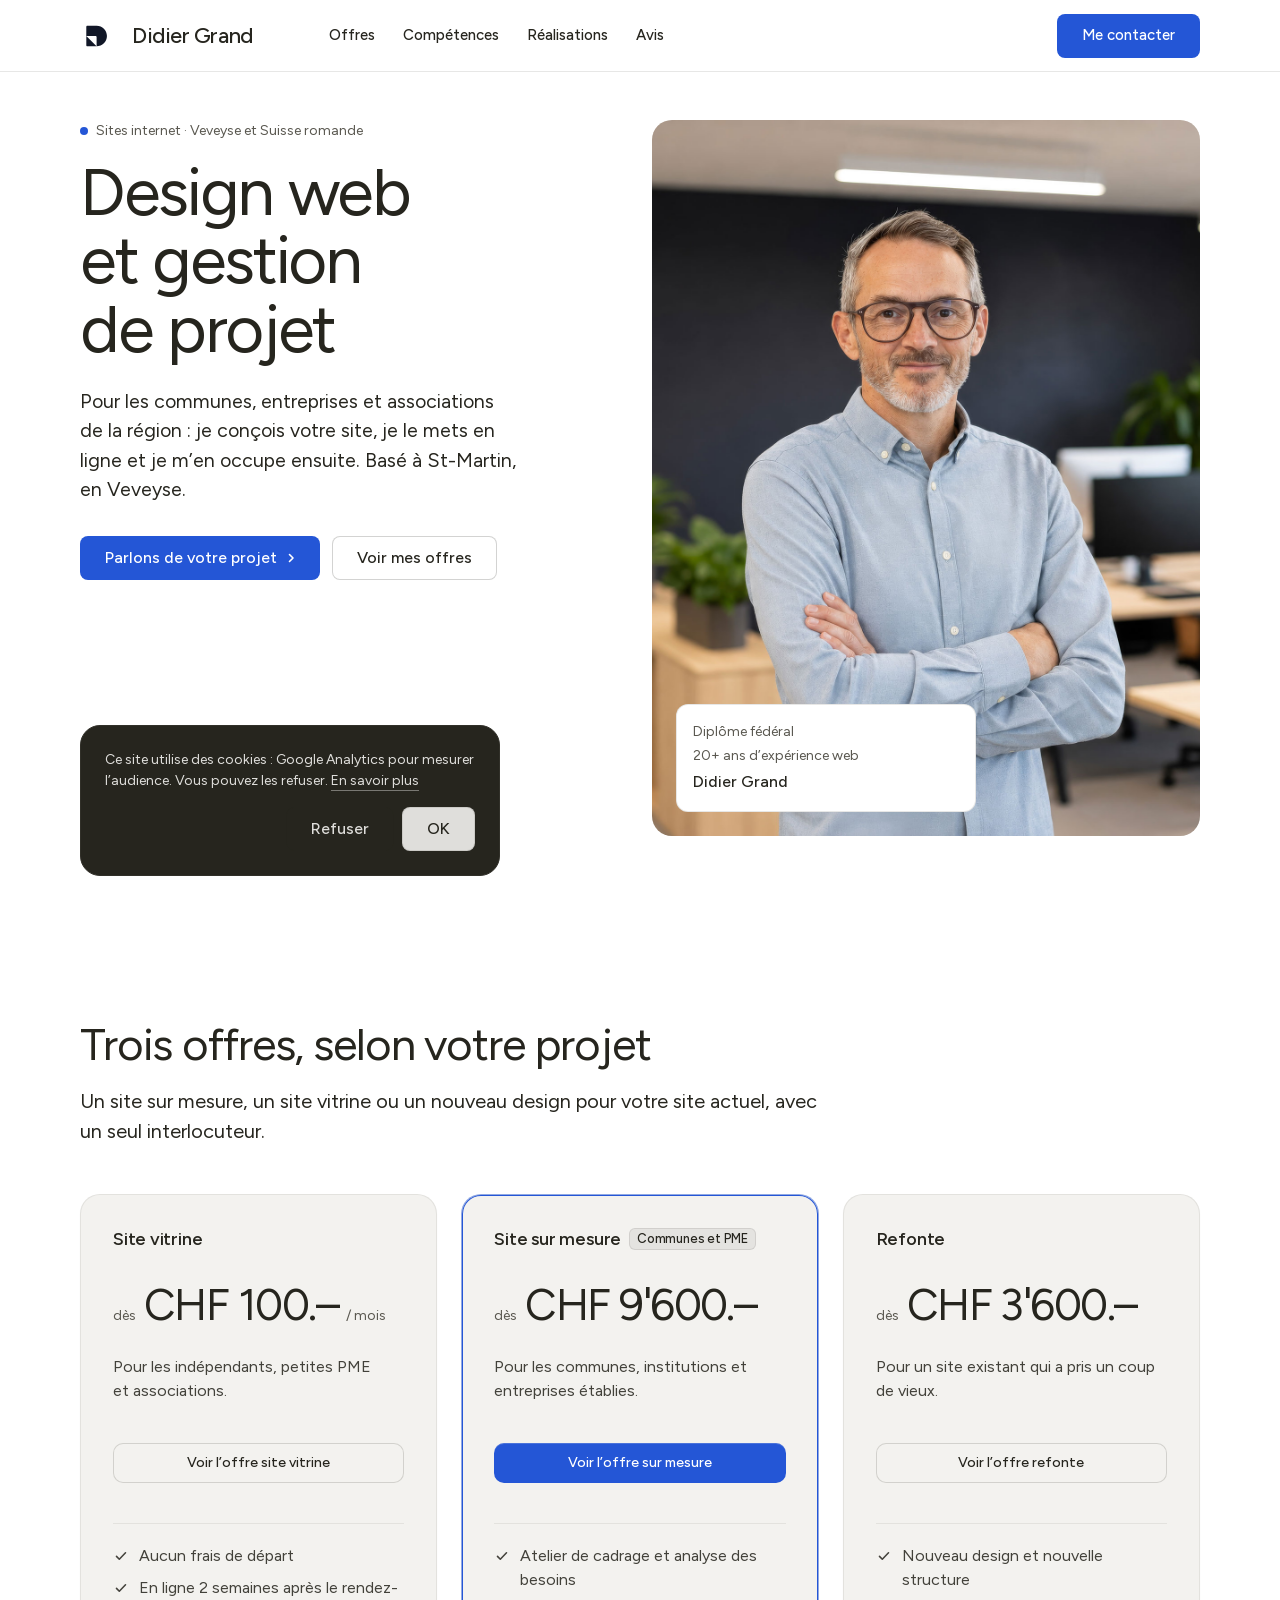
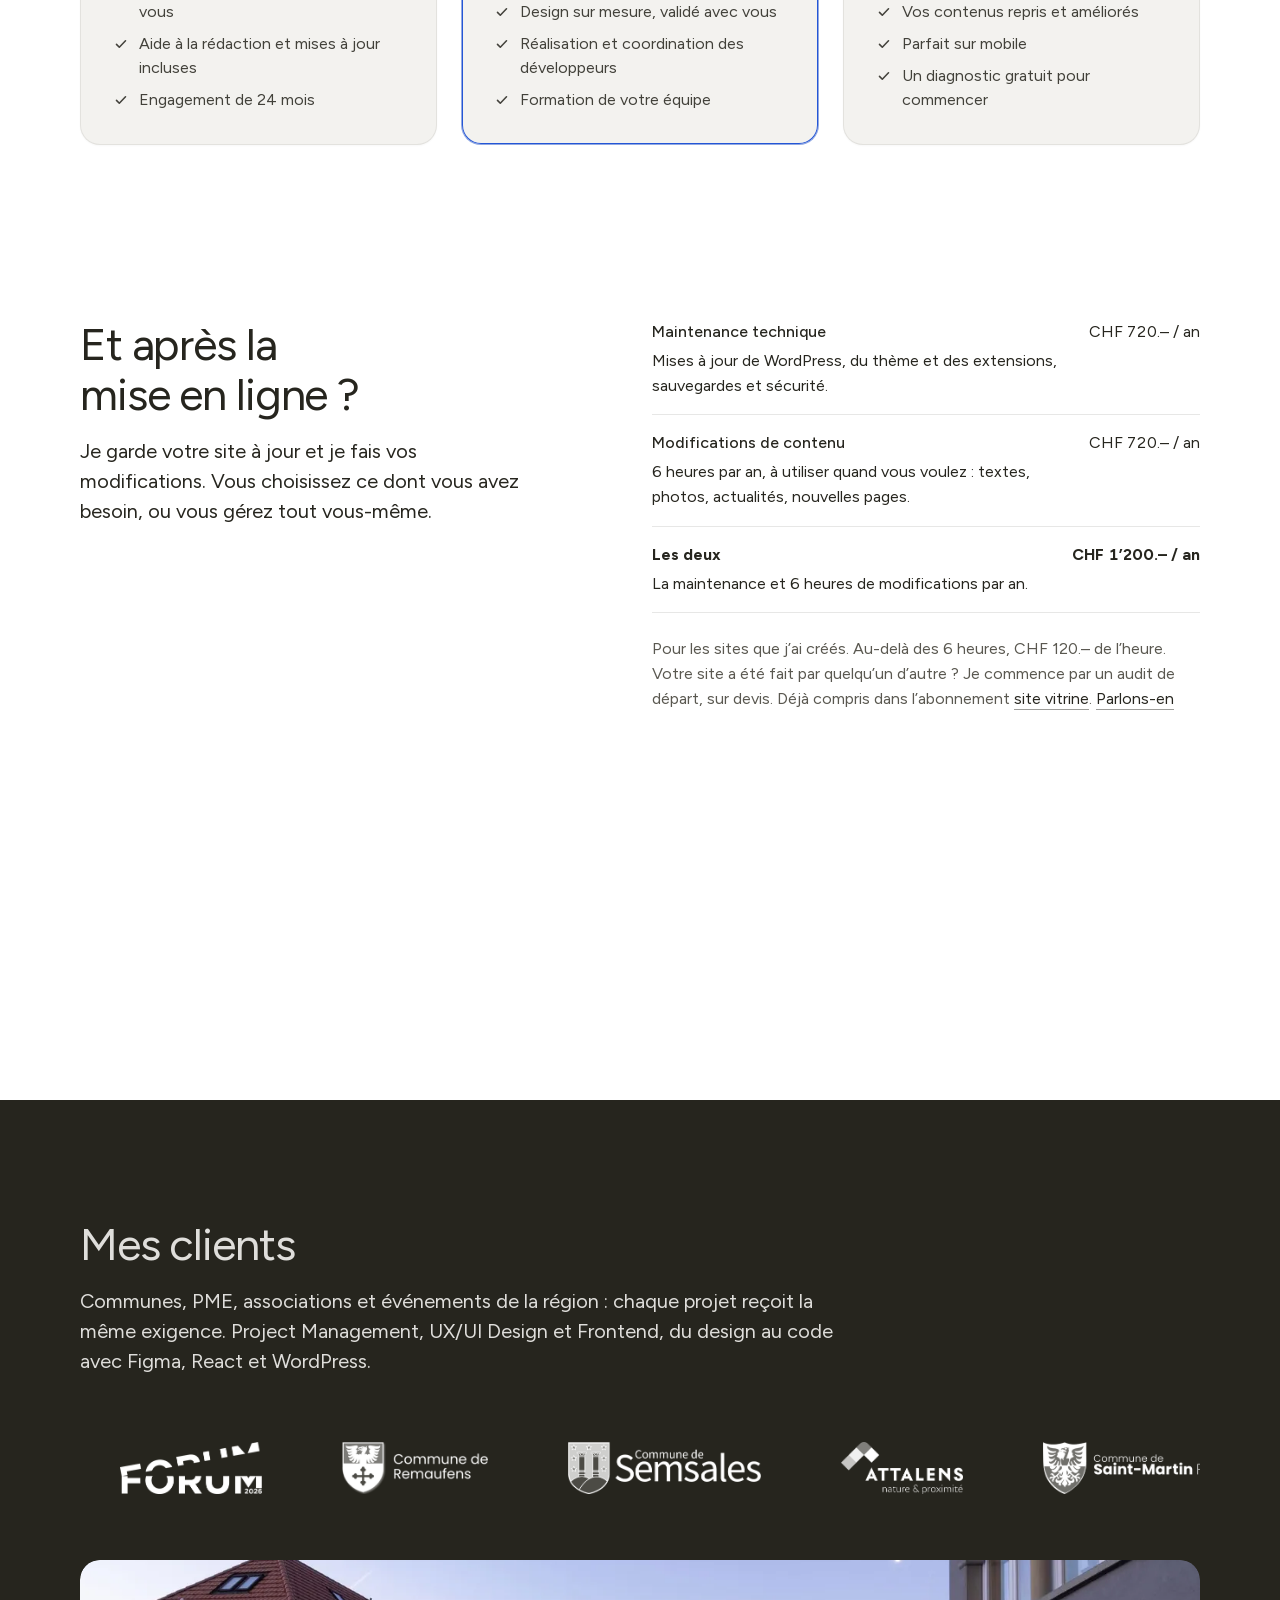
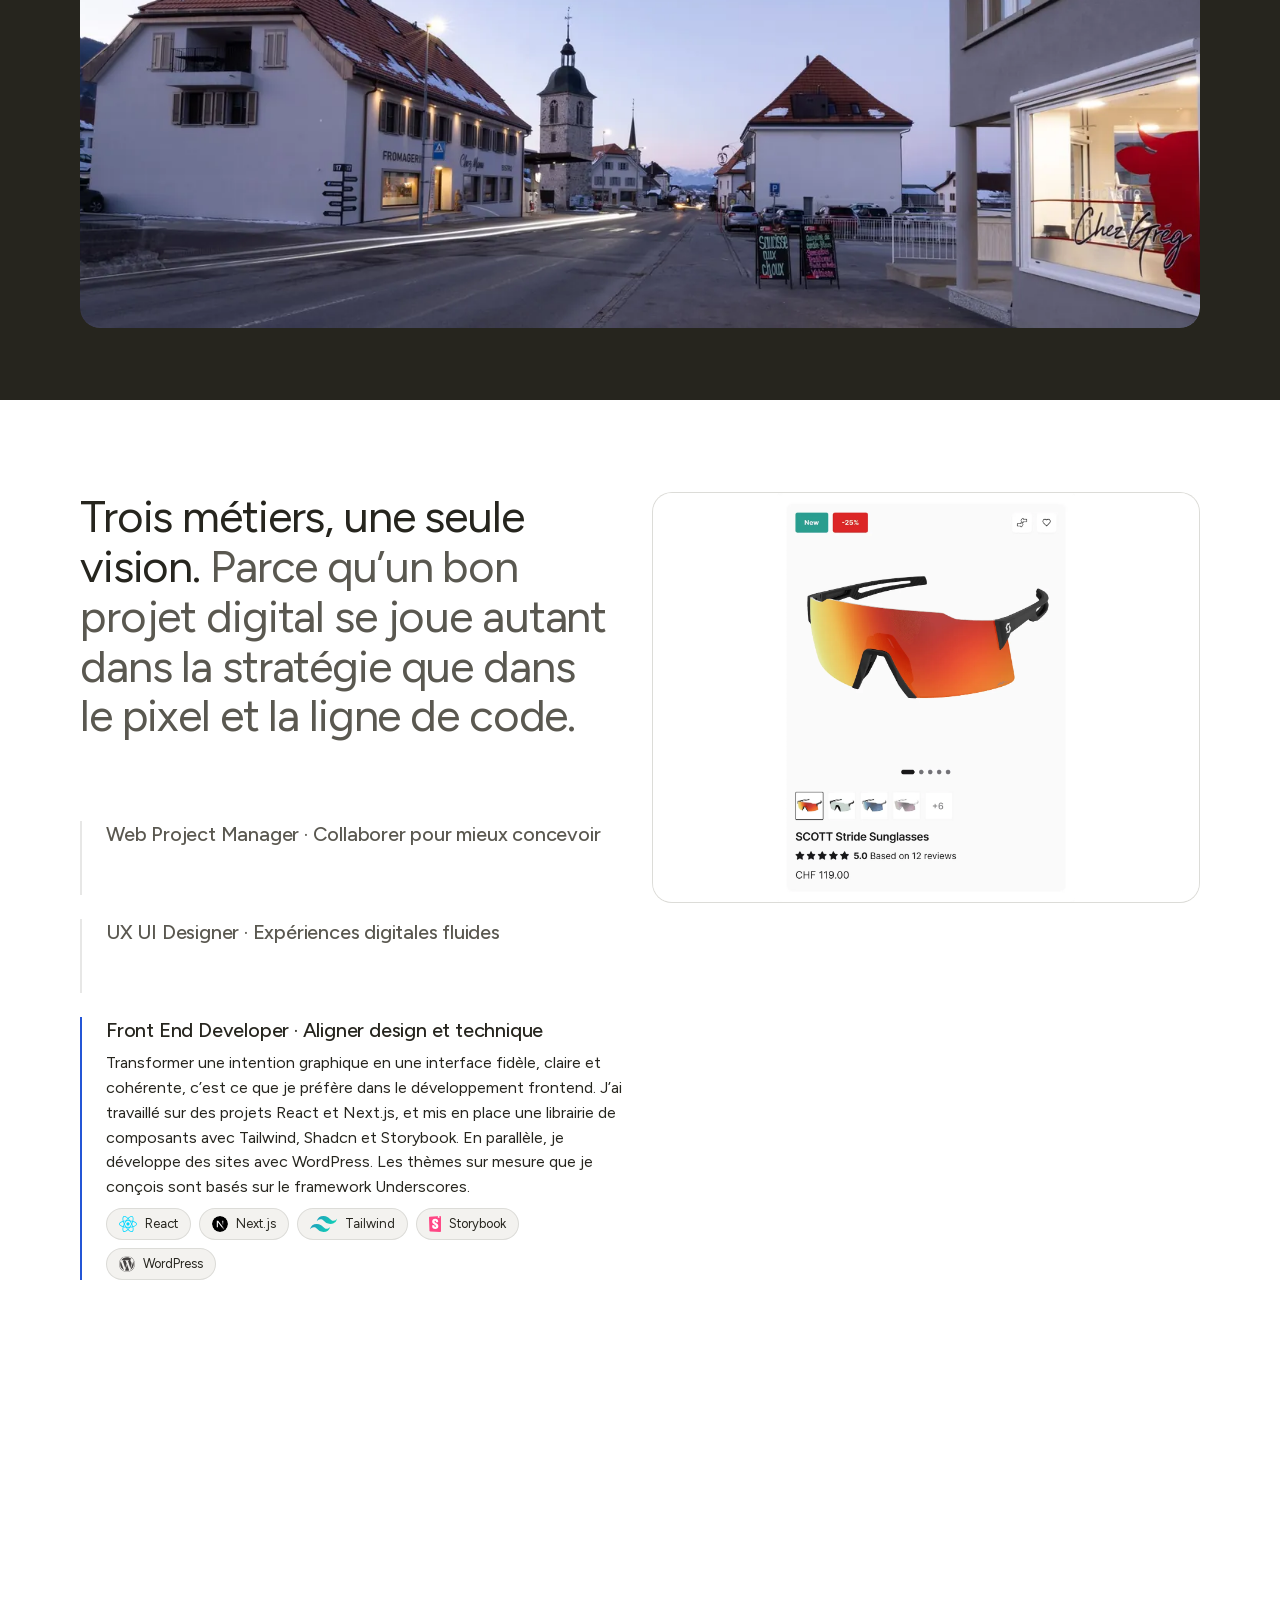
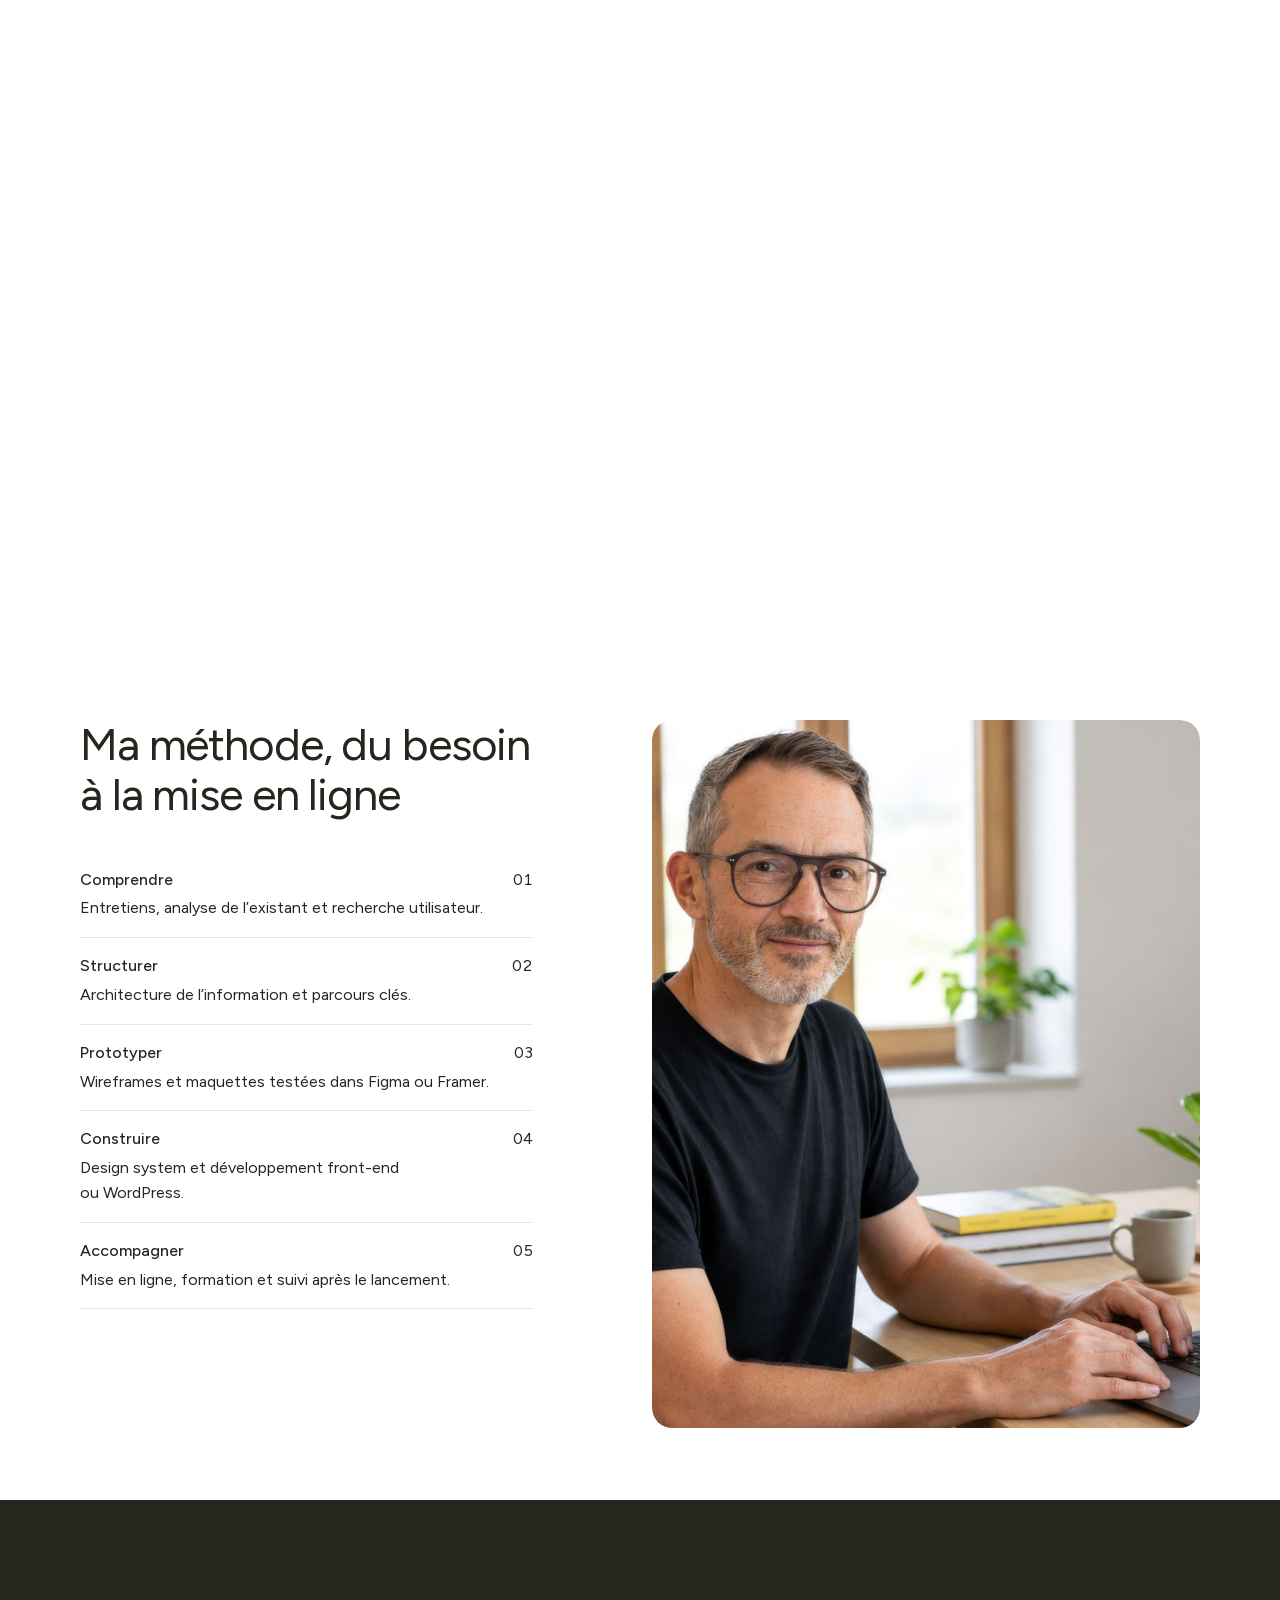
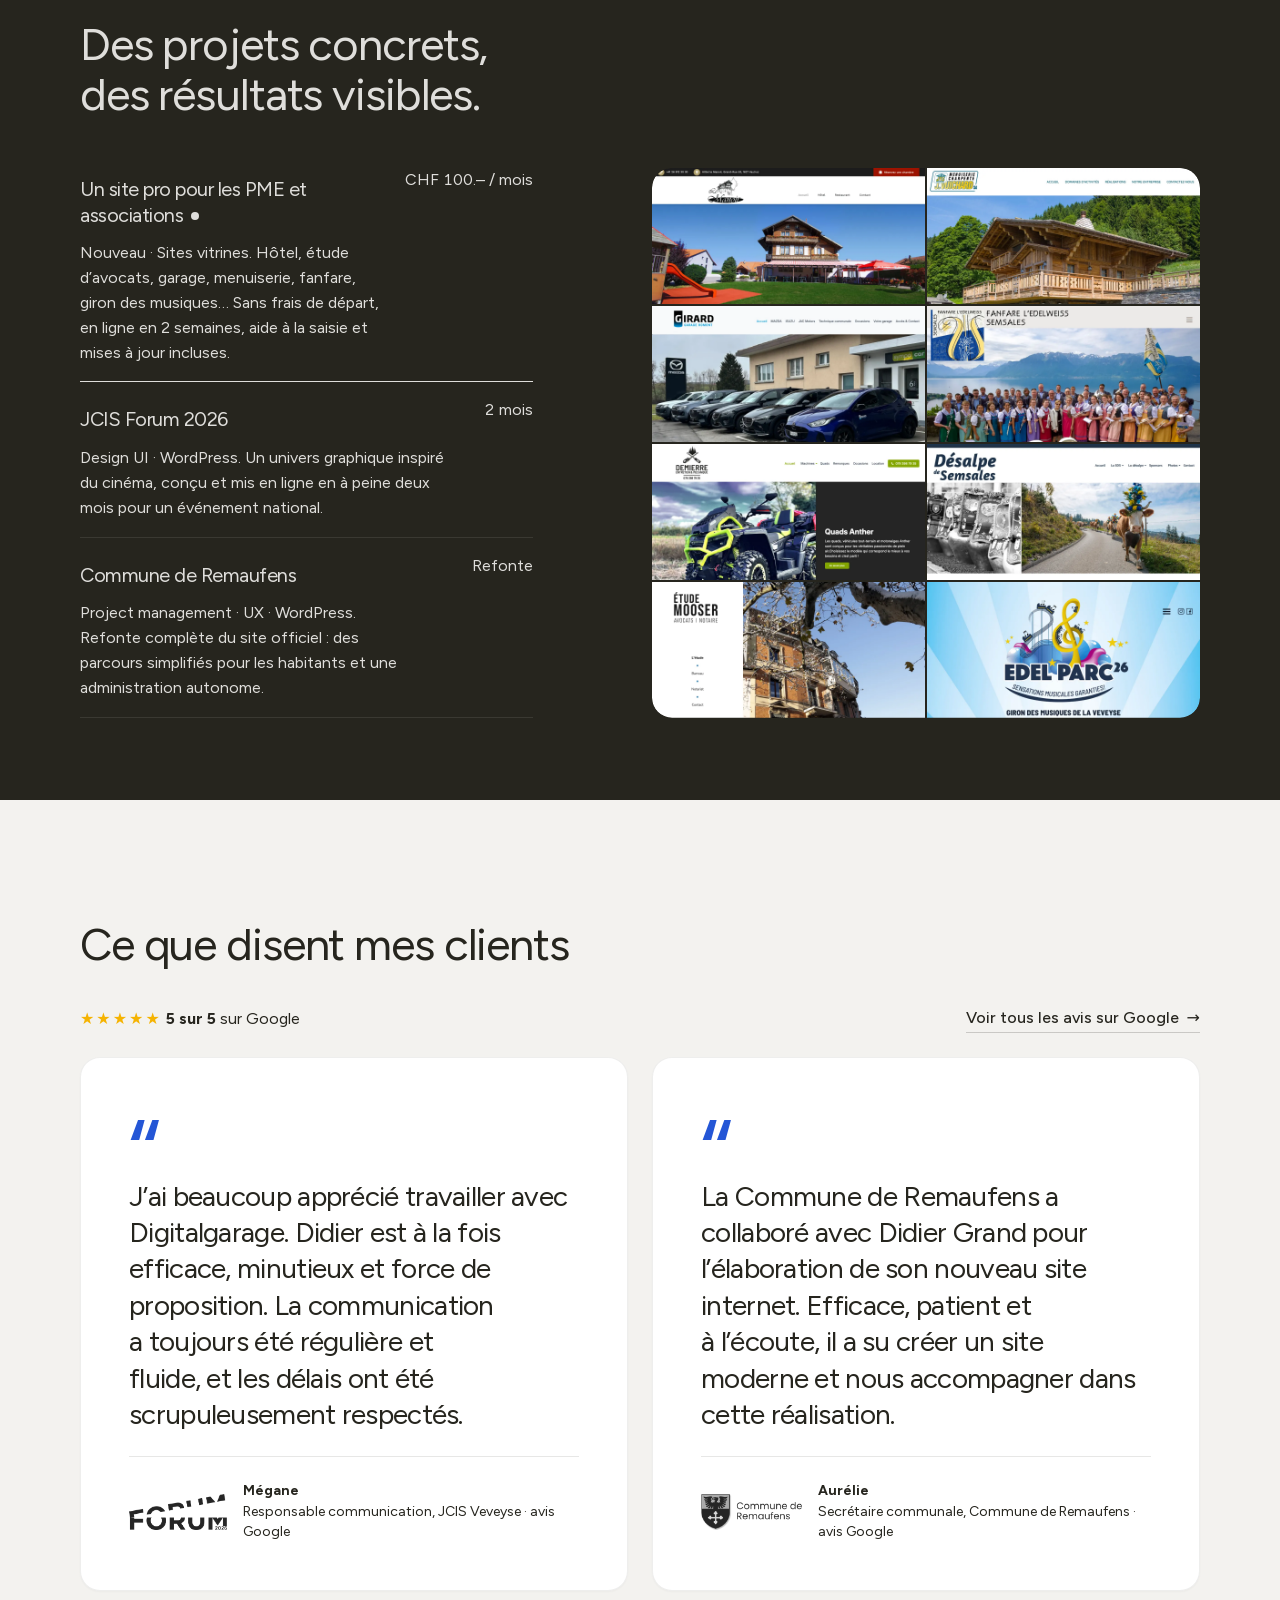
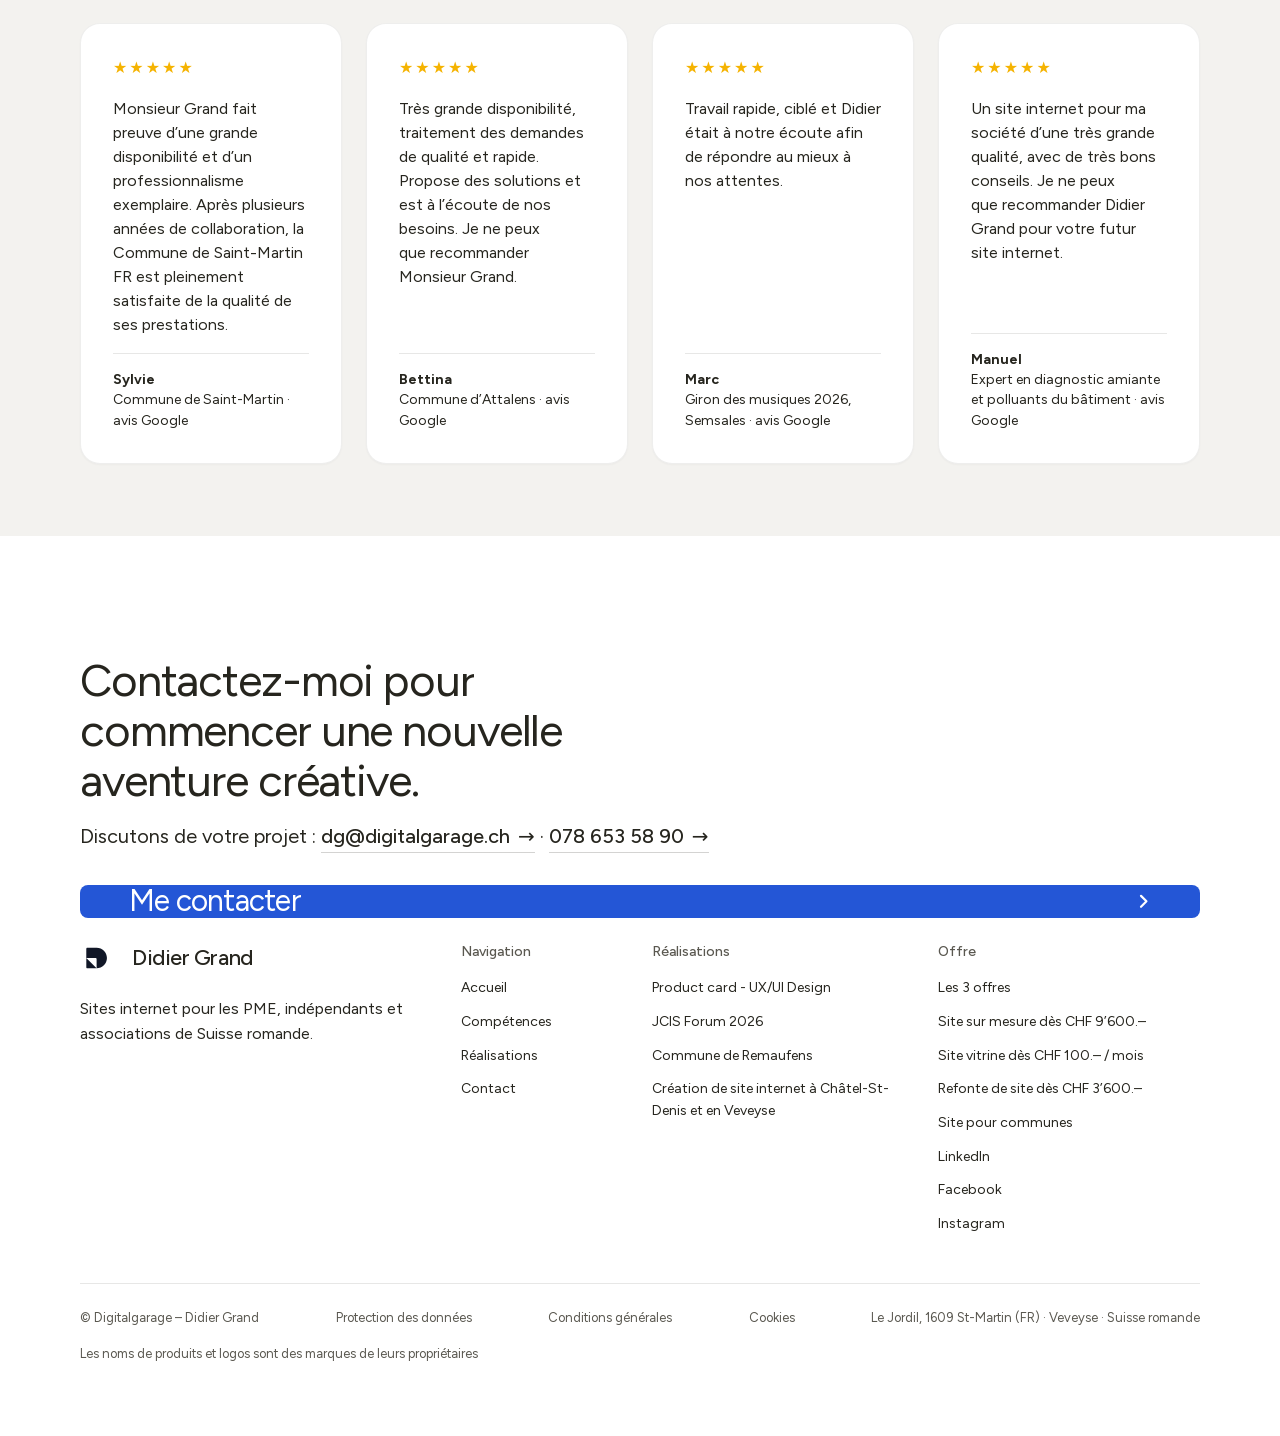
<file: index.html>
<!doctype html>
<html lang="fr" data-type="service" data-radius="soft" data-buttons="solid" data-motion>
<head>
<meta charset="utf-8">
<meta name="viewport" content="width=device-width, initial-scale=1, viewport-fit=cover">
<title>Création de site internet en Veveyse | Digitalgarage – Didier Grand</title>
<meta name="description" content="Gestion de projets web, sites vitrines, suivi et accompagnement pour les communes, PME et associations de la Veveyse, de Fribourg et de Suisse romande.">
<meta property="og:type" content="website">
<meta property="og:title" content="Création de site internet en Veveyse | Digitalgarage – Didier Grand">
<meta property="og:description" content="Gestion de projets web, sites vitrines, suivi et accompagnement pour les communes, PME et associations de la Veveyse, de Fribourg et de Suisse romande.">
<meta property="og:image" content="https://www.digitalgarage.ch/images/og-image.png">
<meta property="og:url" content="https://www.digitalgarage.ch/">
<meta name="twitter:card" content="summary_large_image">
<link rel="canonical" href="https://www.digitalgarage.ch/">
<link rel="icon" href="images/favicon.png">
<link rel="apple-touch-icon" href="images/apple-touch-icon.png">
<meta name="theme-color" content="#ffffff">
<meta name="site-kind" content="other">
<meta name="page-type" content="service">
<link rel="preload" href="assets/fonts/figtree-latin.woff2" as="font" type="font/woff2" crossorigin>
<link rel="stylesheet" href="assets/fonts/figtree.css">
<link rel="stylesheet" href="assets/system.css">
<link rel="stylesheet" href="assets/ui/cards.css">
<link rel="stylesheet" href="assets/motion/motion.css">
<link rel="stylesheet" href="assets/layout/layout.css">
<link rel="stylesheet" href="assets/icons/icon.css">
<link rel="stylesheet" href="css/shared.css?v=4">
<link rel="stylesheet" href="css/site-motion.css?v=1">
<link rel="stylesheet" href="assets/moments/pinned-chapters/moment.css">
<!-- page CSS: only what sits inside a visual (the logo, the vitrine wall, tool icons) and the cookie banner of js/consent.js -->
<style>
  /* the vitrine row of the work list: eight client sites as one wall inside the frame */
  .frame > .wall.wall { position: absolute; inset: 0; display: grid; grid-template-columns: repeat(2, minmax(0, 1fr)); grid-template-rows: repeat(4, minmax(0, 1fr)); gap: 2px; overflow: hidden; background: var(--g-dark, #26251e); }
  .wall[hidden] { display: none; }
  .wall > img { width: 100%; height: 100%; object-fit: cover; object-position: 50% 0; }
  /* tools named in the skills: real icons beside their names */
  .tools { display: flex; flex-wrap: wrap; gap: var(--s-2); }
  /* the skills' paragraphs use the whole text column */
  [data-moment="pinned-chapters"] .mo-pc__step p { max-width: none; }
  /* the chapters' pictures keep the moment's frame, whatever the file's own size */
  [data-moment="pinned-chapters"]:not(.is-live) .mo-pc__visual > img { height: auto; }
  /* the hero's headline keeps whole words */
  .hero h1 { hyphens: manual; -webkit-hyphens: manual; }
  /* at rest on a tablet the skills section holds two whole screens */
  @media (min-width: 640px) and (max-width: 1023px) { main > #competences:not(.is-live) { min-height: 200svh; } }
  .tools .pill .ic { --ic-s: 16px; }
  /* the work rows link to their case pages */
  #realisations .rows a { color: inherit; text-decoration: none; }
  #realisations .rows .rows__name { font: var(--display-weight) var(--t-card)/1.3 var(--font-display); letter-spacing: var(--display-tracking); }
  /* from 1024 the method's photograph and the quotes' pictures run down to the section's foot */
  @media (min-width: 1024px) {
    #methode .wrap.grid { grid-template-rows: minmax(0, 1fr); align-content: stretch; }
  }
  /* the clients' names set large, run on as one paragraph of type */
  .names { list-style: none; margin: 0 0 var(--s-7); padding: 0; display: flex; flex-wrap: wrap; gap: var(--s-2) var(--s-5);
    font: var(--display-weight) var(--t-h3)/1.25 var(--font-display); letter-spacing: var(--display-tracking); }
  .names li:not(:last-child)::after { content: "/"; margin-left: var(--s-5); color: var(--muted); }
  #clients .frame { min-height: 200px; }
  @media (max-width: 1023px) { main .frame--photo.frame--fill { --ratio: 75%; height: auto; } #clients .frame { --ratio: 50%; } #realisations .frame--photo.frame--fill { --ratio: 56.25%; } }
  @media (max-width: 639px) { #clients .frame { --ratio: 75%; } #realisations .frame--photo.frame--fill { --ratio: 75%; } }
  /* the quotes' pictures grow shallower as the screen narrows, so each quote stays on its screen */
  /* a phone: the work section's two groups keep their full height and stack */
  @media (max-width: 639px) { #realisations .wrap > *, #realisations .group > .fill { flex: none; } }
  /* a phone: the headline a step smaller and one hero button, so the first screen holds the portrait */
  @media (max-width: 639px) { .hero h1 { font-size: 36px; } .hero .btn--secondary { display: none; } }
  #realisations .rows a { display: block; padding-block: var(--s-2); }
  /* the clients' logos, white on the dark band, running slowly; a pause button, still under reduced motion */
  .clogos { position: relative; overflow: hidden; margin: 0 0 var(--s-7); flex: none; padding-block: var(--s-2); }
  .clogos__track { display: flex; width: max-content; animation: clogos-run 50s linear infinite; }
  .clogos__track ul { display: flex; align-items: center; gap: 80px; height: 72px; min-height: 72px; margin: 0; padding: 0 40px; list-style: none; }
  .clogos__track li { flex: none; }
  .clogos__track img { display: block; height: 52px; width: auto; max-width: none; }
  .logo-txt { display: flex; align-items: center; gap: 12px; font: 500 16px/1.15 var(--font-text); color: #fff; white-space: nowrap; }
  .logo-word { font: 600 24px/1 var(--font-text); color: #fff; white-space: nowrap; letter-spacing: -0.01em; }
  .clogos:hover .clogos__track, .clogos.is-paused .clogos__track { animation-play-state: paused; }
  .clogos__pause { position: absolute; right: 0; bottom: 0; font: 500 13px/1 var(--font-text); color: var(--p-inv-ink); background: var(--p-inv-bg); border: 1px solid var(--p-inv-muted); border-radius: 999px; padding: 6px 12px; min-height: 32px; cursor: pointer; opacity: 0; transition: opacity .2s; }
  .clogos:hover .clogos__pause, .clogos__pause:focus-visible, .clogos.is-paused .clogos__pause { opacity: 1; }
  @keyframes clogos-run { to { transform: translateX(-50%); } }
  @media (max-width: 639px) { .clogos__track ul { height: 60px; min-height: 60px; } .clogos__track img { height: 40px; } .clogos__track ul { gap: 48px; padding: 0 24px; } .clogos__pause { opacity: 1; position: static; margin-top: var(--s-4); } }
  @media (prefers-reduced-motion: reduce) {
    .clogos__track { animation: none; width: auto; } .clogos__track ul { flex-wrap: wrap; gap: var(--s-6) var(--s-8); padding: 0; }
    .clogos__track ul[aria-hidden] { display: none; } .clogos__pause { display: none; }
  }
  /* the clients' words: two cards, the quote set large, the client's logo in ink beside the name */
  .avis__card { margin: 0; padding: var(--s-7); gap: var(--s-5); justify-content: space-between; }
  .avis__mark { display: block; height: 0.5em; font: 400 96px/1 var(--font-display); color: var(--p-action); }
  .avis__card blockquote { margin: 0; font: var(--display-weight) var(--t-h3)/1.3 var(--font-display); letter-spacing: var(--display-tracking); color: var(--ink); text-wrap: pretty; }
  .avis__who { display: flex; align-items: center; gap: var(--s-4); padding-top: var(--s-5); border-top: 1px solid var(--line); font: 400 var(--t-small)/1.45 var(--font-text); color: var(--ink); }
  .avis__who img { height: 36px; width: auto; max-width: 120px; object-fit: contain; filter: brightness(0); opacity: .85; flex: none; }
  @media (max-width: 639px) { .avis__card { padding: var(--s-5); } .avis__card blockquote { font-size: 20px; } .avis__mark { font-size: 72px; } }
  /* the Google reviews: a head line with the score and the link, then four short cards */
  .gavis { margin-top: var(--s-6); }
  /* six reviews do not fit one screen: the section grows with its content instead of overlapping the footer */
  #engagement { height: auto; min-height: 100vh; min-height: 100svh; }
  .gavis__head--top { margin-top: calc(-1 * var(--s-3)); }
  .gavis__head { display: flex; flex-wrap: wrap; align-items: center; justify-content: space-between; gap: var(--s-3) var(--s-6); margin-bottom: var(--s-5); }
  .gavis__title { margin: 0; font: 400 var(--t-body)/1.4 var(--font-text); color: var(--ink); }
  .gavis__stars { color: #f5b301; letter-spacing: 2px; }
  .gavis__card { margin: 0; padding: var(--s-6); gap: var(--s-4); justify-content: space-between; }
  .gavis__card blockquote { margin: 0; flex: 1; font: 400 var(--t-body)/1.5 var(--font-text); color: var(--ink); text-wrap: pretty; }
  .gavis__card figcaption { padding-top: var(--s-4); border-top: 1px solid var(--line); font: 400 var(--t-small)/1.45 var(--font-text); color: var(--ink-muted, var(--ink)); }
  .gavis__card figcaption b { color: var(--ink); }
  @media (min-width: 640px) and (max-width: 1279px) { .gavis .grid > .card.span-3 { grid-column: auto / span 6; } }
  @media (max-width: 639px) { .gavis__card { padding: var(--s-5); } }
  /* the three offers as plan cards: the price set large, one row height; the follow-up line under them */
  .offres .plan { padding: var(--s-6); }
  .card.plan > .plan__price { display: flex; align-items: baseline; gap: var(--s-2); margin: var(--s-4) 0 0; font: var(--display-weight) 44px/1 var(--font-display); letter-spacing: var(--display-tracking-xl); color: var(--ink); max-width: none; }
  .card.plan > .plan__price small { font: 400 var(--t-small)/1 var(--font-text); letter-spacing: 0; color: var(--muted); }
  .card.plan > .plan__for { margin-top: var(--s-3); }
  .offres .plan__btn { margin-top: var(--s-5); }
  .offres .plan__btn--primary { background: var(--p-action); color: var(--p-action-ink); }
  .offres .plan__list { gap: var(--s-2); margin-top: var(--s-5); }
  @media (max-width: 639px) { .offres .plan__list { display: none; } .card.plan > .plan__price { font-size: 36px; } }
  .suivi__both .rows__name, .suivi__both .rows__value { font-weight: 700; }
  #suivi .rows__value { white-space: nowrap; max-width: none; }
  .suivi__note { margin: var(--s-5) 0 0; color: var(--muted); max-width: 60ch; }
  .suivi__note a { color: var(--ink); text-decoration: underline; }
  @media (min-width: 640px) and (max-width: 1023px) { #offres { --h: 2 } }
  @media (min-width: 1024px) and (max-width: 1279px) { #offres .grid > .card { grid-column: span 4; } }
  @media (max-width: 639px) { #offres { --hm: 2 } }
</style>

<script>document.documentElement.classList.add('m-enter');setTimeout(()=>document.documentElement.classList.add('m-enter-done'),700)</script>
<script>document.documentElement.classList.add('mo-js');setTimeout(()=>document.documentElement.classList.add('mo-safe'),2500)</script>
<link rel="modulepreload" href="assets/moments/moments.js"><link rel="modulepreload" href="assets/moments/lib.js"><link rel="modulepreload" href="assets/moments/pinned-chapters/moment.js">
<script src="js/consent.js?v=3" defer></script>
<script type="application/ld+json">
{
  "@context": "https://schema.org",
  "@type": "ProfessionalService",
  "@id": "https://www.digitalgarage.ch/#entreprise",
  "name": "Digitalgarage",
  "alternateName": "Digitalgarage – Didier Grand",
  "url": "https://www.digitalgarage.ch/",
  "description": "Création de sites internet pour PME, artisans, indépendants et associations en Veveyse, dans le canton de Fribourg et en Suisse romande.",
  "image": "https://www.digitalgarage.ch/images/og-image.png",
  "logo": "https://www.digitalgarage.ch/images/apple-touch-icon.png",
  "telephone": "+41786535890",
  "email": "dg@digitalgarage.ch",
  "priceRange": "Dès CHF 100.– / mois",
  "address": {
    "@type": "PostalAddress",
    "addressLocality": "St-Martin",
    "postalCode": "1609",
    "addressRegion": "FR",
    "addressCountry": "CH"
  },
  "areaServed": [
    "Veveyse",
    "Gruyère",
    "Glâne",
    "Canton de Fribourg",
    "Riviera vaudoise",
    "Suisse romande"
  ],
  "founder": {
    "@type": "Person",
    "name": "Didier Grand",
    "jobTitle": "Web Project Manager avec diplôme fédéral",
    "sameAs": [
      "https://www.linkedin.com/in/didiergrand/"
    ]
  },
  "sameAs": [
    "https://www.facebook.com/digitalgarage.ch",
    "https://www.instagram.com/digitalgarage.ch/",
    "https://www.linkedin.com/in/didiergrand/"
  ]
}
</script>
</head>
<body>
<!-- type: service (one person hired for web projects: UX, frontend, project management)
     deal: hero split (photo and film dealt first: the portrait is 1024px wide, under the 1920 a full-bleed photo needs, and there is no film),
           palette stone-blueprint (warm stone like the desk wood and paper of a studio, the blue of a blueprint beside the navy logo),
           type figtree, nav nav-mega, close close-type (close-photo dealt first: every client photograph is already used once above), footer footer-columns, rhythm dark-band, buttons solid, mark: the client's own logo
     moments: pinned-chapters in #competences -->

<header class="nav">
  <div class="wrap nav__bar">
    <a class="skip-link" href="#top">Aller au contenu</a>
    <a class="nav__logo" href="./" aria-label="Accueil Digitalgarage">
      <svg viewBox="0 0 45 45" aria-hidden="true"><circle cx="22.5" cy="22.5" r="22.5" fill="#fff"/><path d="M8.842 35.587c0 .8.65 1.45 1.45 1.45h13.069L8.842 22.518Z" fill="#111727"/><path d="M23.361 7.998H10.292c-.8 0-1.45.65-1.45 1.45v13.07h13.069c.8 0 1.45.65 1.45 1.45v13.069c8.016 0 14.52-6.504 14.52-14.52 0-8.015-6.504-14.519-14.52-14.519" fill="#111727"/></svg><span class="nav__name">Didier Grand</span></a>
    <nav class="nav__links" aria-label="Navigation principale">
      <div class="nav__item"><a class="nav__link" href="./#offres">Offres</a></div>
      <div class="nav__item"><a class="nav__link" href="./#competences">Compétences</a></div>
      <div class="nav__item"><a class="nav__link" href="./#realisations">Réalisations</a></div>
      <div class="nav__item"><a class="nav__link" href="./#engagement">Avis</a></div>
    </nav>
    <div class="nav__actions">
      <a class="btn btn--primary" href="contact">Me contacter</a>
    </div>
    <button class="nav__toggle" type="button" aria-expanded="false" aria-label="Menu">
      <svg width="18" height="18" viewBox="0 0 18 18" aria-hidden="true"><path d="M2 5h14M2 13h14" stroke="currentColor" stroke-width="1.6" stroke-linecap="round"/></svg>
    </button>
  </div>
</header>

<main id="top">

  <!-- HERO: split, the portrait on the right -->
  <section class="hero hero--split" data-enter aria-labelledby="hero-h">
    <div class="wrap"><div class="hero-text grid hero__grid">
      <div class="hero__text span-5">
        <p class="hero__kicker"><span class="dot" aria-hidden="true"></span>Sites internet · Veveyse et Suisse romande</p>
        <h1 id="hero-h">Design web et gestion de projet</h1>
        <p class="hero__lead">Pour les communes, entreprises et associations de la région&nbsp;: je conçois votre site, je le mets en ligne et je m’en occupe ensuite. Basé à St-Martin, en Veveyse.</p>
        <div class="btn-row">
          <a class="btn btn--primary" href="contact">Parlons de votre projet<svg class="m-arrow" viewBox="0 0 12 12" aria-hidden="true"><path class="m-arrow__stem" d="M1 6h8"/><path class="m-arrow__head" d="M4.5 2.5 8 6l-3.5 3.5"/></svg></a>
          <a class="btn btn--secondary" href="#offres">Voir mes offres</a>
        </div>
      </div>
      <div class="hero__media span-6 start-7">
        <img src="images/didier-grand.jpg" alt="Portrait de Didier Grand" width="1400" height="1400" style="--ly-pos: 50% 30%" fetchpriority="high" data-source="client" data-subject="Didier Grand">
        <div class="ly-float">
          <div class="ly-float__row ly-float__row--stack"><span>Diplôme fédéral</span><span>20+ ans d’expérience web</span></div>
          <div class="ly-float__title">Didier Grand</div>
        </div>
      </div>
    </div></div>
  </section>

  <!-- OFFRES: three ways to work together, a card each with its picture and its link -->
  <section class="section" id="offres" aria-labelledby="offres-h">
    <div class="wrap">
      <div class="section-head">
        <h2 id="offres-h">Trois offres, selon votre projet</h2>
        <p>Un site sur mesure, un site vitrine ou un nouveau design pour votre site actuel, avec un seul interlocuteur.</p>
      </div>
      <div class="grid grid--top offres">
        <article class="card card--plan plan span-4">
          <h3 class="plan__name">Site vitrine</h3>
          <p class="plan__price"><small>dès</small>CHF 100.–<small>/ mois</small></p>
          <p class="plan__for">Pour les indépendants, petites PME et associations.</p>
          <a class="plan__btn" href="site-vitrine">Voir l’offre site vitrine</a>
          <ul class="plan__list">
            <li>Aucun frais de départ</li>
            <li>En ligne 2 semaines après le rendez-vous</li>
            <li>Aide à la rédaction et mises à jour incluses</li>
            <li>Engagement de 24 mois</li>
          </ul>
        </article>
        <article class="card card--plan plan is-featured span-4">
          <h3 class="plan__name">Site sur mesure <span class="plan__badge">Communes et PME</span></h3>
          <p class="plan__price"><small>dès</small>CHF 9'600.–</p>
          <p class="plan__for">Pour les communes, institutions et entreprises établies.</p>
          <a class="plan__btn plan__btn--primary" href="site-sur-mesure">Voir l’offre sur mesure</a>
          <ul class="plan__list">
            <li>Atelier de cadrage et analyse des besoins</li>
            <li>Design sur mesure, validé avec vous</li>
            <li>Réalisation et coordination des développeurs</li>
            <li>Formation de votre équipe</li>
          </ul>
        </article>
        <article class="card card--plan plan span-4">
          <h3 class="plan__name">Refonte</h3>
          <p class="plan__price"><small>dès</small>CHF 3'600.–</p>
          <p class="plan__for">Pour un site existant qui a pris un coup de vieux.</p>
          <a class="plan__btn" href="refonte">Voir l’offre refonte</a>
          <ul class="plan__list">
            <li>Nouveau design et nouvelle structure</li>
            <li>Vos contenus repris et améliorés</li>
            <li>Parfait sur mobile</li>
            <li>Un diagnostic gratuit pour commencer</li>
          </ul>
        </article>
      </div>
    </div>
  </section>

  <!-- SUIVI: after launch, two yearly services and the pair, as rows with their price -->
  <section class="section" id="suivi" aria-labelledby="suivi-h">
    <div class="wrap grid grid--top">
      <div class="span-5">
        <div class="section-head">
          <h2 id="suivi-h">Et après la mise en ligne&nbsp;?</h2>
          <p>Je garde votre site à jour et je fais vos modifications. Vous choisissez ce dont vous avez besoin, ou vous gérez tout vous-même.</p>
        </div>
      </div>
      <div class="span-6 start-7">
        <ul class="rows suivi">
          <li><span class="rows__name">Maintenance technique</span><p>Mises à jour de WordPress, du thème et des extensions, sauvegardes et sécurité.</p><span class="rows__value">CHF 720.– / an</span></li>
          <li><span class="rows__name">Modifications de contenu</span><p>6 heures par an, à utiliser quand vous voulez&nbsp;: textes, photos, actualités, nouvelles pages.</p><span class="rows__value">CHF 720.– / an</span></li>
          <li class="suivi__both"><span class="rows__name">Les deux</span><p>La maintenance et 6 heures de modifications par an.</p><span class="rows__value">CHF 1’200.– / an</span></li>
        </ul>
        <p class="suivi__note">Pour les sites que j’ai créés. Au-delà des 6 heures, CHF 120.– de l’heure. Votre site a été fait par quelqu’un d’autre&nbsp;? Je commence par un audit de départ, sur devis. Déjà compris dans l’abonnement <a href="site-vitrine">site vitrine</a>. <a href="contact">Parlons-en</a></p>
      </div>
    </div>
  </section>

  <!-- CLIENTS: the names set large, then the region they come from as a wide picture -->
  <section class="section ground-inverse" id="clients" aria-labelledby="clients-h">
    <div class="wrap">
      <div class="section-head">
        <h2 id="clients-h">Mes clients</h2>
        <p>Communes, PME, associations et événements de la région&nbsp;: chaque projet reçoit la même exigence. Project Management, UX/UI Design et Frontend, du design au code avec Figma, React et WordPress.</p>
      </div>
      <div class="clogos" data-logos>
        <div class="clogos__track">
          <ul aria-label="Clients"><li><img src="images/logos/jcis-forum-2026.png" alt="JCIS Forum 2026" width="327" height="120" loading="lazy"></li><li><img src="images/logos/remaufens.png" alt="Commune de Remaufens" width="338" height="120" loading="lazy"></li><li><img src="images/logos/semsales.png" alt="Commune de Semsales" width="445" height="120" loading="lazy"></li><li><img src="images/logos/attalens.png" alt="Commune d’Attalens" width="281" height="120" loading="lazy"></li><li><img src="images/logos/st-martin.png" alt="Commune de Saint-Martin" width="388" height="120" loading="lazy"></li><li class="logo-txt"><img src="images/logos/granges.png" alt="" width="120" height="120" loading="lazy"><span>Commune de<br>Granges</span></li><li class="logo-txt"><img src="images/logos/bossonnens.png" alt="" width="102" height="120" loading="lazy"><span>Commune de<br>Bossonnens</span></li><li><img src="images/logos/hotel-le-manoir.png" alt="Hôtel Le Manoir" width="165" height="120" loading="lazy"></li><li><img src="images/logos/etude-mooser.svg" alt="Étude Mooser" width="226" height="157" loading="lazy"></li><li><img src="images/logos/edelparc26.png" alt="EDEL’PARC 26" width="179" height="120" loading="lazy"></li><li><img src="images/logos/garage-girard.png" alt="Garage Girard" width="287" height="120" loading="lazy"></li><li><img src="images/logos/vuichard.png" alt="J. Vuichard SA" width="282" height="120" loading="lazy"></li><li><img src="images/logos/demierre.png" alt="Demierre Entretien et Mécanique" width="129" height="120" loading="lazy"></li></ul>
          <ul aria-hidden="true"><li><img src="images/logos/jcis-forum-2026.png" alt="" width="327" height="120" loading="lazy"></li><li><img src="images/logos/remaufens.png" alt="" width="338" height="120" loading="lazy"></li><li><img src="images/logos/semsales.png" alt="" width="445" height="120" loading="lazy"></li><li><img src="images/logos/attalens.png" alt="" width="281" height="120" loading="lazy"></li><li><img src="images/logos/st-martin.png" alt="" width="388" height="120" loading="lazy"></li><li class="logo-txt"><img src="images/logos/granges.png" alt="" width="120" height="120" loading="lazy"><span>Commune de<br>Granges</span></li><li class="logo-txt"><img src="images/logos/bossonnens.png" alt="" width="102" height="120" loading="lazy"><span>Commune de<br>Bossonnens</span></li><li><img src="images/logos/hotel-le-manoir.png" alt="" width="165" height="120" loading="lazy"></li><li><img src="images/logos/etude-mooser.svg" alt="" width="226" height="157" loading="lazy"></li><li><img src="images/logos/edelparc26.png" alt="" width="179" height="120" loading="lazy"></li><li><img src="images/logos/garage-girard.png" alt="" width="287" height="120" loading="lazy"></li><li><img src="images/logos/vuichard.png" alt="" width="282" height="120" loading="lazy"></li><li><img src="images/logos/demierre.png" alt="" width="129" height="120" loading="lazy"></li></ul>
        </div>
        <button class="clogos__pause" type="button" aria-pressed="false">Pause</button>
      </div>
      <div class="frame frame--photo fill">
        <img class="frame__img" src="images/home/chatel-st-denis.webp" width="1600" height="800" alt="La grand-rue de Châtel-St-Denis au crépuscule, en Veveyse" loading="lazy" style="object-position: 50% 62%" data-source="client" data-subject="Châtel-St-Denis">
      </div>
    </div>
  </section>

  <!-- COMPÉTENCES: pinned-chapters, three skills, one picture each -->
  <section class="section" id="competences" style="--h: 2" data-moment="pinned-chapters" aria-labelledby="competences-h">
    <div class="wrap mo-pc__grid">
      <div class="mo-pc__text">
        <div class="section-head">
          <h2 id="competences-h">Trois métiers, une seule vision. <span class="muted">Parce qu’un bon projet digital se joue autant dans la stratégie que dans le pixel et la ligne de code.</span></h2>
        </div>
        <ol class="mo-pc__steps">
          <li class="mo-pc__step">
            <h3>Web Project Manager · Collaborer pour mieux concevoir</h3>
            <p>J’ai récemment obtenu le Diplôme fédéral de Web Project Manager, une formation exigeante qui m’a permis de renforcer ma vision stratégique, mes compétences en pilotage de projets digitaux, en coordination d’équipes et en marketing digital. Ce diplôme vient structurer et formaliser une pratique acquise sur le terrain, au contact de projets concrets et d’environnements exigeants.</p>
            <p><span class="tools"><span class="pill">Pilotage</span><span class="pill">Coordination</span><span class="pill">Marketing digital</span><span class="pill">Double Diamond</span></span></p>
            <figure class="mo-pc__visual"><img src="images/home/remaufens-double-diamond.webp" alt="Le Double Diamond appliqué au projet de la Commune de Remaufens" width="1200" height="1215" loading="lazy" style="object-fit: contain; background: #fff"></figure>
          </li>
          <li class="mo-pc__step">
            <h3>UX UI Designer · Expériences digitales fluides</h3>
            <p>Je suis aussi UX/UI Expert chez Scott Sports, où je conçois des interfaces utilisées dans le monde entier. Particulièrement sensible à la clarté, à l’ergonomie, au rythme éditorial et à la qualité de l’expérience utilisateur, je crée des designs intuitifs et efficaces en utilisant des librairies de composants modernes afin d’accélérer le développement de l’interface. Les outils comme Figma ou Framer sont mes alliés quotidiens pour créer des prototypes rapides.</p>
            <p><span class="tools"><span class="pill"><img class="ic ic-tall" src="assets/icons/figma.svg" alt="" loading="lazy" width="11" height="16">Figma</span><span class="pill"><img class="ic ic-tall ic-ink" src="assets/icons/framer.svg" alt="" loading="lazy" width="11" height="16">Framer</span><span class="pill">Design systems</span><span class="pill">Prototypage</span></span></p>
            <figure class="mo-pc__visual"><img src="images/home/scott-wireframes.webp" alt="Wireframes d’une fiche produit pour Scott Sports" width="1200" height="1570" loading="lazy" style="object-fit: contain; background: #fff"></figure>
          </li>
          <li class="mo-pc__step">
            <h3>Front End Developer · Aligner design et technique</h3>
            <p>Transformer une intention graphique en une interface fidèle, claire et cohérente, c’est ce que je préfère dans le développement frontend. J’ai travaillé sur des projets React et Next.js, et mis en place une librairie de composants avec Tailwind, Shadcn et Storybook. En parallèle, je développe des sites avec WordPress. Les thèmes sur mesure que je conçois sont basés sur le framework Underscores.</p>
            <p><span class="tools"><span class="pill"><img class="ic" src="assets/icons/react.svg" alt="" loading="lazy" width="18" height="16">React</span><span class="pill"><img class="ic" src="assets/icons/nextjs.svg" alt="" loading="lazy" width="16" height="16">Next.js</span><span class="pill"><img class="ic ic-land" src="assets/icons/tailwindcss.svg" alt="" loading="lazy" width="27" height="16">Tailwind</span><span class="pill"><img class="ic" src="assets/icons/storybook.svg" alt="" loading="lazy" width="13" height="16">Storybook</span><span class="pill"><img class="ic ic-ink" src="assets/icons/wordpress.svg" alt="" loading="lazy" width="16" height="16">WordPress</span></span></p>
            <figure class="mo-pc__visual"><img src="images/home/scott-product-card.webp" alt="La product card de Scott Sports, développée en composants" width="1000" height="1371" loading="lazy" style="object-fit: contain; background: #fff"></figure>
          </li>
        </ol>
      </div>
      <div class="mo-pc__visuals frame"></div>
    </div>
  </section>

  <!-- MÉTHODE: five steps as rows beside Didier at work -->
  <section class="section" id="methode" aria-labelledby="methode-h">
    <div class="wrap grid grid--top">
      <div class="span-5">
        <div class="section-head">
          <h2 id="methode-h">Ma méthode, du besoin à la mise en ligne</h2>
        </div>
        <ol class="rows">
          <li><span class="rows__name">Comprendre</span><p>Entretiens, analyse de l’existant et recherche utilisateur.</p><span class="rows__value">01</span></li>
          <li><span class="rows__name">Structurer</span><p>Architecture de l’information et parcours clés.</p><span class="rows__value">02</span></li>
          <li><span class="rows__name">Prototyper</span><p>Wireframes et maquettes testées dans Figma ou Framer.</p><span class="rows__value">03</span></li>
          <li><span class="rows__name">Construire</span><p>Design system et développement front-end ou WordPress.</p><span class="rows__value">04</span></li>
          <li><span class="rows__name">Accompagner</span><p>Mise en ligne, formation et suivi après le lancement.</p><span class="rows__value">05</span></li>
        </ol>
      </div>
      <div class="frame frame--photo frame--fill span-6 start-7">
        <img class="frame__img" src="images/didier-grand-contact.jpg" width="1600" height="915" alt="Didier Grand au travail sur son ordinateur portable, à son bureau" loading="lazy" style="object-position: 30% 50%" data-source="client" data-subject="Didier Grand at work">
      </div>
    </div>
  </section>

  <!-- RÉALISATIONS: the dark band: the case list beside its picture -->
  <section class="section ground-inverse" id="realisations" aria-labelledby="realisations-h">
    <div class="wrap">
      <div class="group">
        <div class="section-head">
          <h2 id="realisations-h">Des projets concrets, des résultats visibles.</h2>
        </div>
        <div class="grid grid--top fill" data-peek>
          <ul class="rows span-5">
            <li data-peek-to="vitrine"><a href="site-vitrine"><span class="rows__name">Un site pro pour les PME et associations</span></a><p>Nouveau · Sites vitrines. Hôtel, étude d’avocats, garage, menuiserie, fanfare, giron des musiques… Sans frais de départ, en ligne en 2 semaines, aide à la saisie et mises à jour incluses.</p><span class="rows__value">CHF 100.– / mois</span></li>
            <li data-peek-to="jcis"><a href="site-web-jcis-forum-2026"><span class="rows__name">JCIS Forum 2026</span></a><p>Design UI · WordPress. Un univers graphique inspiré du cinéma, conçu et mis en ligne en à peine deux mois pour un événement national.</p><span class="rows__value">2 mois</span></li>
            <li data-peek-to="remaufens"><a href="remaufens"><span class="rows__name">Commune de Remaufens</span></a><p>Project management · UX · WordPress. Refonte complète du site officiel&nbsp;: des parcours simplifiés pour les habitants et une administration autonome.</p><span class="rows__value">Refonte</span></li>
          </ul>
          <div class="frame frame--photo frame--fill span-6 start-7">
            <div class="wall" data-peek-for="vitrine">
              <img src="images/vitrine/hotel-lemanoir.webp" alt="Site vitrine de l’Hôtel Le Manoir" width="1200" height="750">
              <img src="images/vitrine/vuichardsa.webp" alt="Site vitrine de J. Vuichard SA" width="1200" height="750">
              <img src="images/vitrine/garage-girard.webp" alt="Site vitrine du Garage Girard" width="1200" height="750">
              <img src="images/vitrine/fanfare-semsales.webp" alt="Site vitrine de la fanfare de Semsales" width="1200" height="750">
              <img src="images/vitrine/demierremecanique.webp" alt="Site vitrine de Demierre Mécanique" width="1200" height="750">
              <img src="images/vitrine/desalpe-semsales.webp" alt="Site vitrine de la Désalpe de Semsales" width="1200" height="750">
              <img src="images/vitrine/etude-mooser.webp" alt="Site de l’Étude Mooser, avocats et notaire à Bulle" width="1200" height="750">
              <img src="images/vitrine/edelparc26.webp" alt="Site d’EDEL’PARC 26, Giron des musiques de la Veveyse" width="1200" height="750">
            </div>
            <img class="frame__img" data-peek-for="jcis" src="images/home/jcis-mockup.webp" alt="Design et dev du site internet JCIS Forum 2026" width="1000" height="1000" hidden style="background:#fff;object-fit:contain">
            <img class="frame__img" data-peek-for="remaufens" src="images/home/remaufens-mockup.webp" alt="Refonte complète du site internet de la commune de Remaufens" width="1000" height="1000" hidden style="background:#fff;object-fit:contain">
          </div>
        </div>
      </div>
    </div>
  </section>

  <!-- ENGAGEMENT: two screens: the four values, then each quote under the project it speaks of -->
  <section class="section ground-surface" id="engagement" aria-labelledby="engagement-h">
    <div class="wrap">
      <div class="section-head">
        <h2 id="engagement-h">Ce que disent mes clients</h2>
      </div>
        <div class="gavis__head gavis__head--top">
          <p class="gavis__title"><span class="gavis__stars" aria-hidden="true">★★★★★</span> <b>5 sur 5</b> sur Google</p>
          <a class="link" href="https://g.page/r/CWHpwA7P8557EAI" target="_blank" rel="noopener">Voir tous les avis sur Google</a>
        </div>
      <div class="grid grid--top avis">
        <figure class="card avis__card span-6">
          <span class="avis__mark" aria-hidden="true">“</span>
          <blockquote>J’ai beaucoup apprécié travailler avec Digitalgarage. Didier est à la fois efficace, minutieux et force de proposition. La communication a toujours été régulière et fluide, et les délais ont été scrupuleusement respectés.</blockquote>
          <figcaption class="avis__who"><img src="images/logos/jcis-forum-2026.png" alt="JCIS Forum 2026" width="327" height="120" loading="lazy"><span><b>Mégane</b><br>Responsable communication, JCIS Veveyse · avis Google</span></figcaption>
        </figure>
        <figure class="card avis__card span-6 start-7">
          <span class="avis__mark" aria-hidden="true">“</span>
          <blockquote>La Commune de Remaufens a collaboré avec Didier Grand pour l’élaboration de son nouveau site internet. Efficace, patient et à l’écoute, il a su créer un site moderne et nous accompagner dans cette réalisation.</blockquote>
          <figcaption class="avis__who"><img src="images/logos/remaufens.png" alt="Commune de Remaufens" width="338" height="120" loading="lazy"><span><b>Aurélie</b><br>Secrétaire communale, Commune de Remaufens · avis Google</span></figcaption>
        </figure>
      </div>
      <div class="gavis">
        <div class="grid grid--top">
          <figure class="card gavis__card span-3">
            <span class="gavis__stars" role="img" aria-label="5 étoiles sur 5">★★★★★</span>
            <blockquote>Monsieur Grand fait preuve d’une grande disponibilité et d’un professionnalisme exemplaire. Après plusieurs années de collaboration, la Commune de Saint-Martin FR est pleinement satisfaite de la qualité de ses prestations.</blockquote>
            <figcaption><b>Sylvie</b><br>Commune de Saint-Martin · avis Google</figcaption>
          </figure>
          <figure class="card gavis__card span-3">
            <span class="gavis__stars" role="img" aria-label="5 étoiles sur 5">★★★★★</span>
            <blockquote>Très grande disponibilité, traitement des demandes de qualité et rapide. Propose des solutions et est à l’écoute de nos besoins. Je ne peux que recommander Monsieur Grand.</blockquote>
            <figcaption><b>Bettina</b><br>Commune d’Attalens · avis Google</figcaption>
          </figure>
          <figure class="card gavis__card span-3">
            <span class="gavis__stars" role="img" aria-label="5 étoiles sur 5">★★★★★</span>
            <blockquote>Travail rapide, ciblé et Didier était à notre écoute afin de répondre au mieux à nos attentes.</blockquote>
            <figcaption><b>Marc</b><br>Giron des musiques 2026, Semsales · avis Google</figcaption>
          </figure>
          <figure class="card gavis__card span-3">
            <span class="gavis__stars" role="img" aria-label="5 étoiles sur 5">★★★★★</span>
            <blockquote>Un site internet pour ma société d’une très grande qualité, avec de très bons conseils. Je ne peux que recommander Didier Grand pour votre futur site internet.</blockquote>
            <figcaption><b>Manuel</b><br>Expert en diagnostic amiante et polluants du bâtiment · avis Google</figcaption>
          </figure>
        </div>
      </div>
    </div>
  </section>

</main>

<footer class="footer closing" aria-labelledby="close-h">
  <div class="wrap">
    <div class="closing__cta close--type">
      <div class="section-head">
        <h2 id="close-h">Contactez-moi pour commencer une nouvelle aventure créative.</h2>
        <p>Discutons de votre projet&nbsp;: <a class="link" href="mailto:dg@digitalgarage.ch">dg@digitalgarage.ch</a> · <a class="link" href="tel:+41786535890">078 653 58 90</a></p>
      </div>
      <a class="btn btn--primary btn--xl btn--wide" href="contact">Me contacter<svg class="m-arrow" viewBox="0 0 12 12" aria-hidden="true"><path class="m-arrow__stem" d="M1 6h8"/><path class="m-arrow__head" d="M4.5 2.5 8 6l-3.5 3.5"/></svg></a>
    </div>
    <div class="closing__links">
      <div class="grid">
        <div class="span-4 stack-4">
          <a class="nav__logo" href="./"><svg viewBox="0 0 45 45" aria-hidden="true"><circle cx="22.5" cy="22.5" r="22.5" fill="#fff"/><path d="M8.842 35.587c0 .8.65 1.45 1.45 1.45h13.069L8.842 22.518Z" fill="#111727"/><path d="M23.361 7.998H10.292c-.8 0-1.45.65-1.45 1.45v13.07h13.069c.8 0 1.45.65 1.45 1.45v13.069c8.016 0 14.52-6.504 14.52-14.52 0-8.015-6.504-14.519-14.52-14.519" fill="#111727"/></svg>Didier Grand</a>
          <p>Sites internet pour les PME, indépendants et associations de Suisse romande.</p>
        </div>
        <div class="span-2 footer__col"><h3>Navigation</h3><ul><li><a href="./">Accueil</a></li><li><a href="./#competences">Compétences</a></li><li><a href="./#realisations">Réalisations</a></li><li><a href="contact">Contact</a></li></ul></div>
        <div class="span-3 footer__col"><h3>Réalisations</h3><ul><li><a href="projet-scott-product-card">Product card - UX/UI Design</a></li><li><a href="site-web-jcis-forum-2026">JCIS Forum 2026</a></li><li><a href="remaufens">Commune de Remaufens</a></li><li><a href="conception-site-web-chatel-st-denis-veveyse">Création de site internet à Châtel-St-Denis et en Veveyse</a></li></ul></div>
        <div class="span-3 footer__col"><h3>Offre</h3><ul><li><a href="./#offres">Les 3 offres</a></li><li><a href="site-sur-mesure">Site sur mesure dès CHF 9’600.–</a></li><li><a href="site-vitrine">Site vitrine dès CHF 100.– / mois</a></li><li><a href="refonte">Refonte de site dès CHF 3’600.–</a></li><li><a href="communes">Site pour communes</a></li><li><a href="https://www.linkedin.com/in/didiergrand/" target="_blank" rel="noopener">LinkedIn</a></li><li><a href="https://www.facebook.com/digitalgarage.ch" target="_blank" rel="noopener">Facebook</a></li><li><a href="https://www.instagram.com/digitalgarage.ch/" target="_blank" rel="noopener">Instagram</a></li></ul></div>
      </div>
      <div class="footer__legal">
        <span>© Digitalgarage – Didier Grand</span>
        <a href="confidentialite">Protection des données</a>
        <a href="conditions-generales">Conditions générales</a>
        <a href="#cookies" id="cookies">Cookies</a>
        <span>Le Jordil, 1609 St-Martin (FR) · Veveyse · Suisse romande</span>
        <span>Les noms de produits et logos sont des marques de leurs propriétaires</span>
      </div>
    </div>
  </div>
</footer>

<script>
  // Bandeau de logos : le bouton met le défilement en pause ou le relance
  document.querySelectorAll('[data-logos]').forEach(function (box) {
    var b = box.querySelector('.clogos__pause');
    b.addEventListener('click', function () {
      var on = box.classList.toggle('is-paused');
      b.setAttribute('aria-pressed', on); b.textContent = on ? 'Lecture' : 'Pause';
    });
  });
</script>
<script src="js/site.js?v=1" defer></script>
<script type="module" src="assets/system.js"></script>
<script type="module" src="assets/motion/motion.js"></script>
<script type="module" src="assets/layout/layout.js"></script>
<script src="js/site-motion.js?v=1" defer></script>
</body>
</html>
</file>
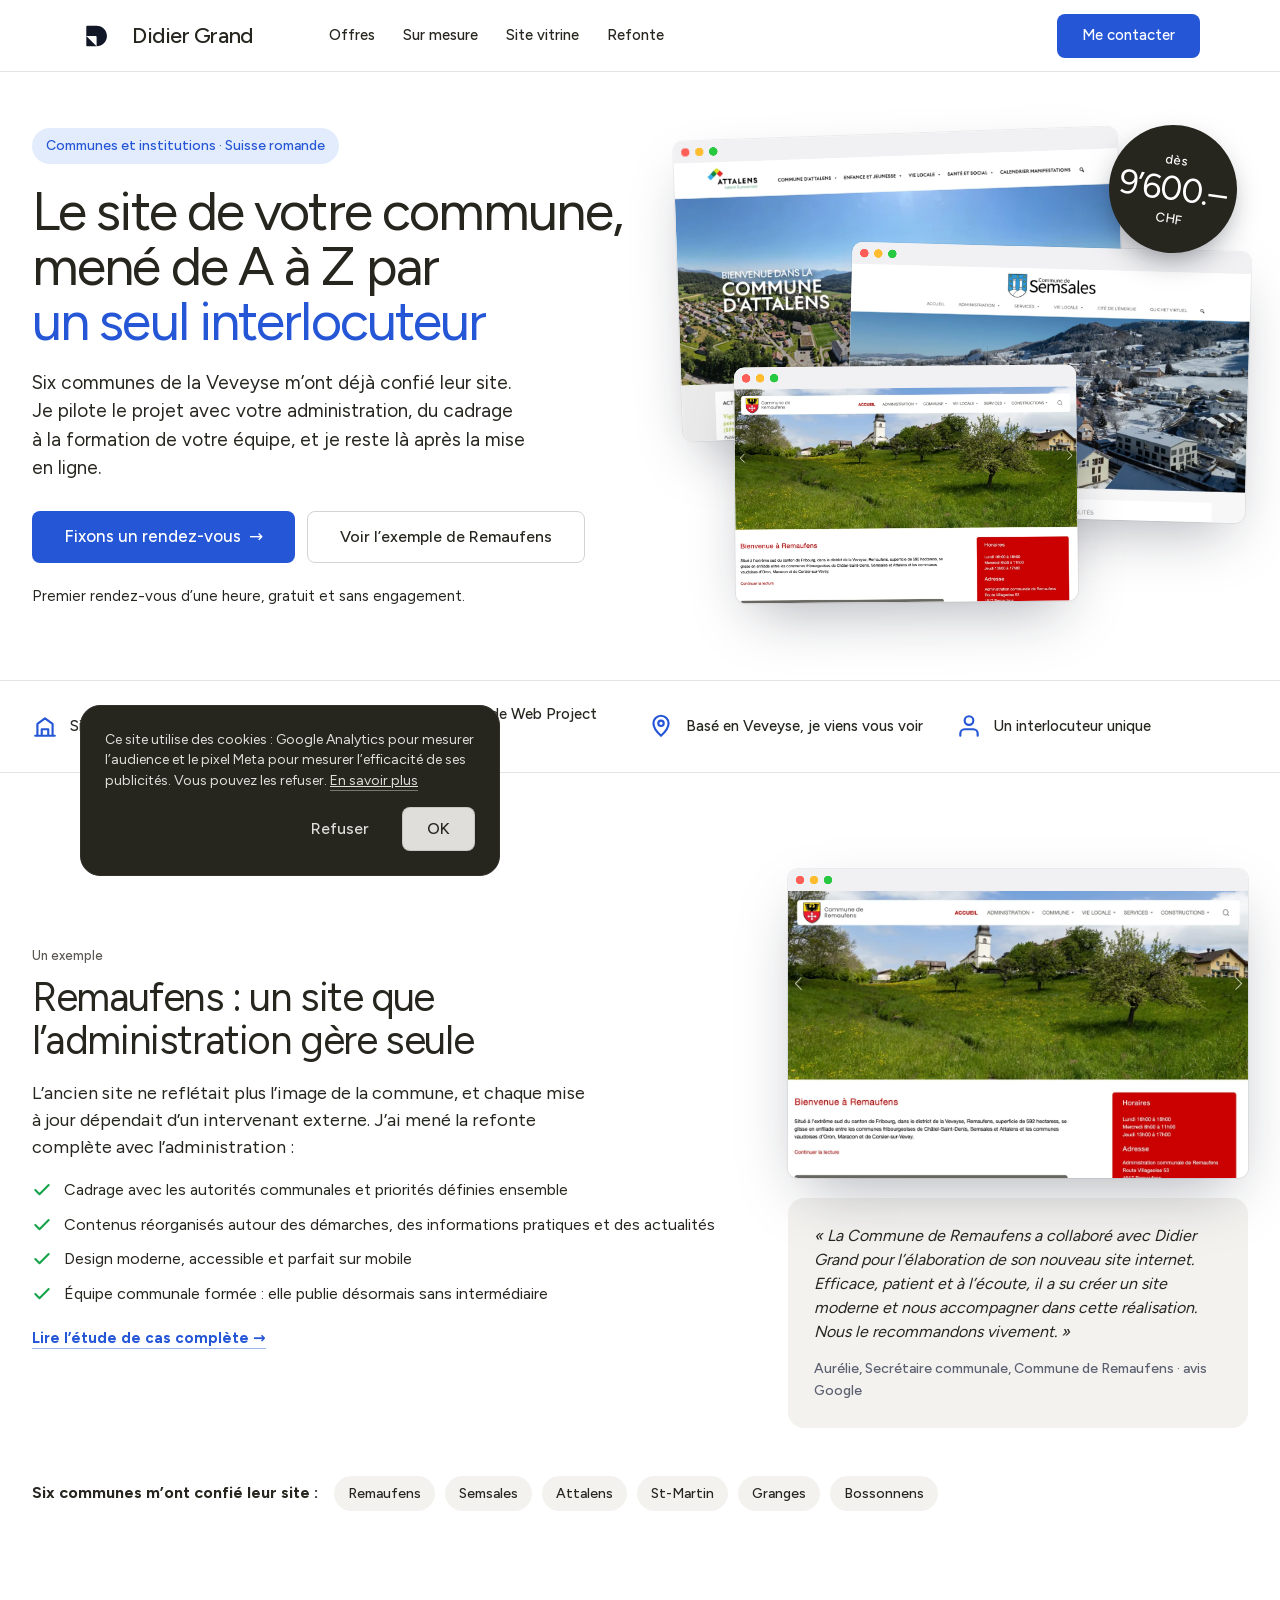
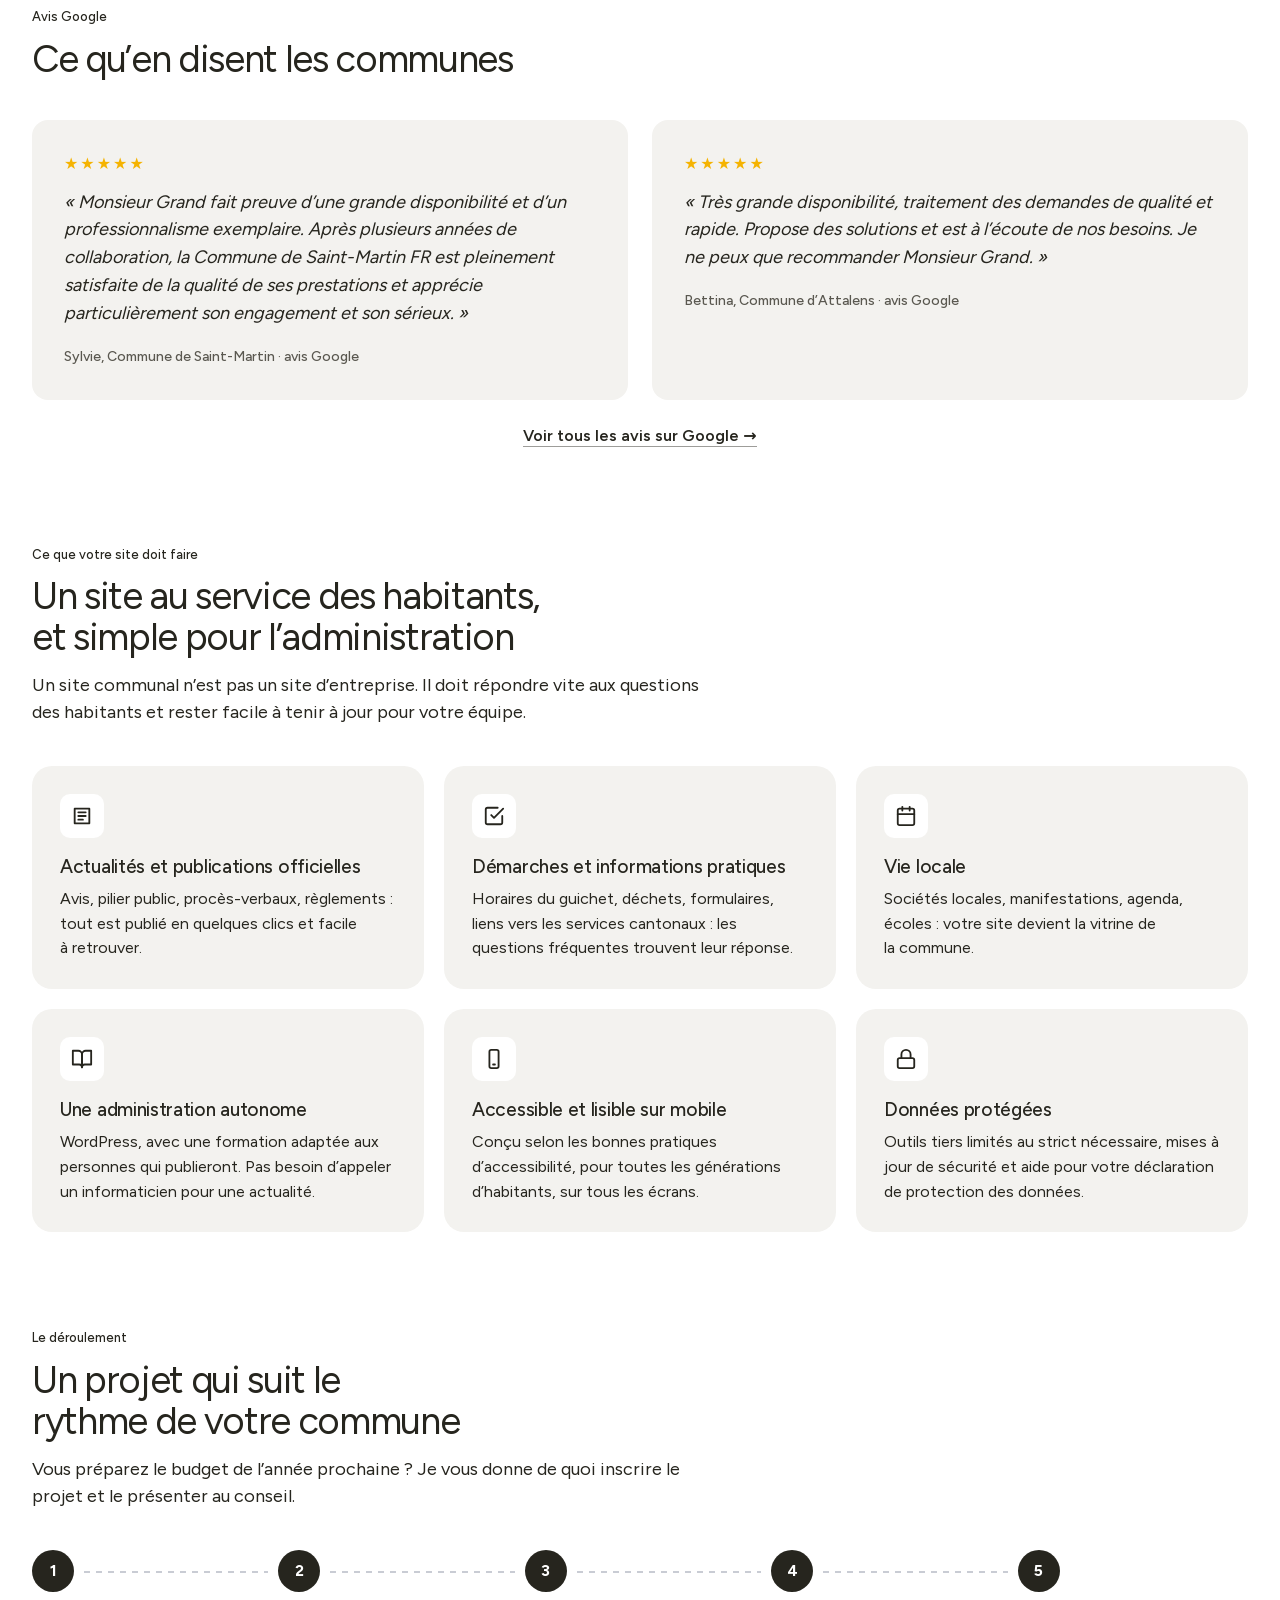
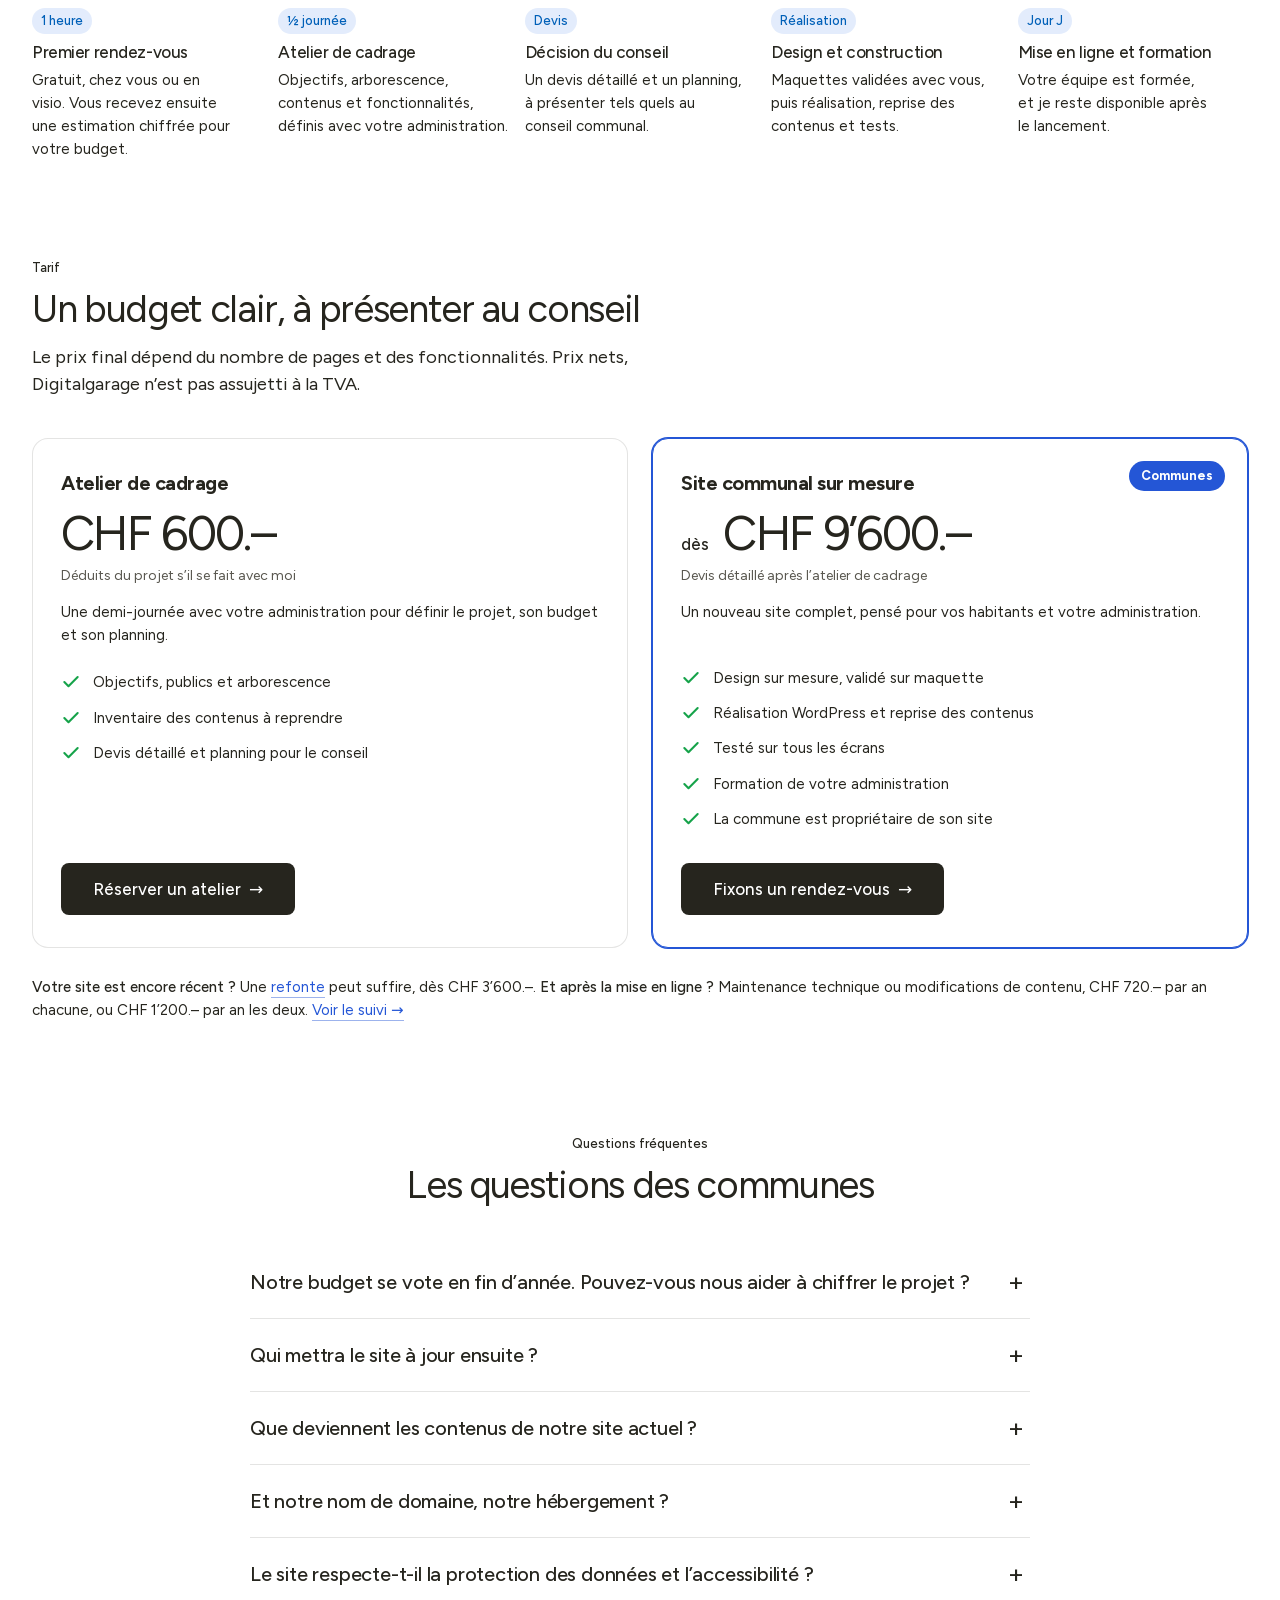
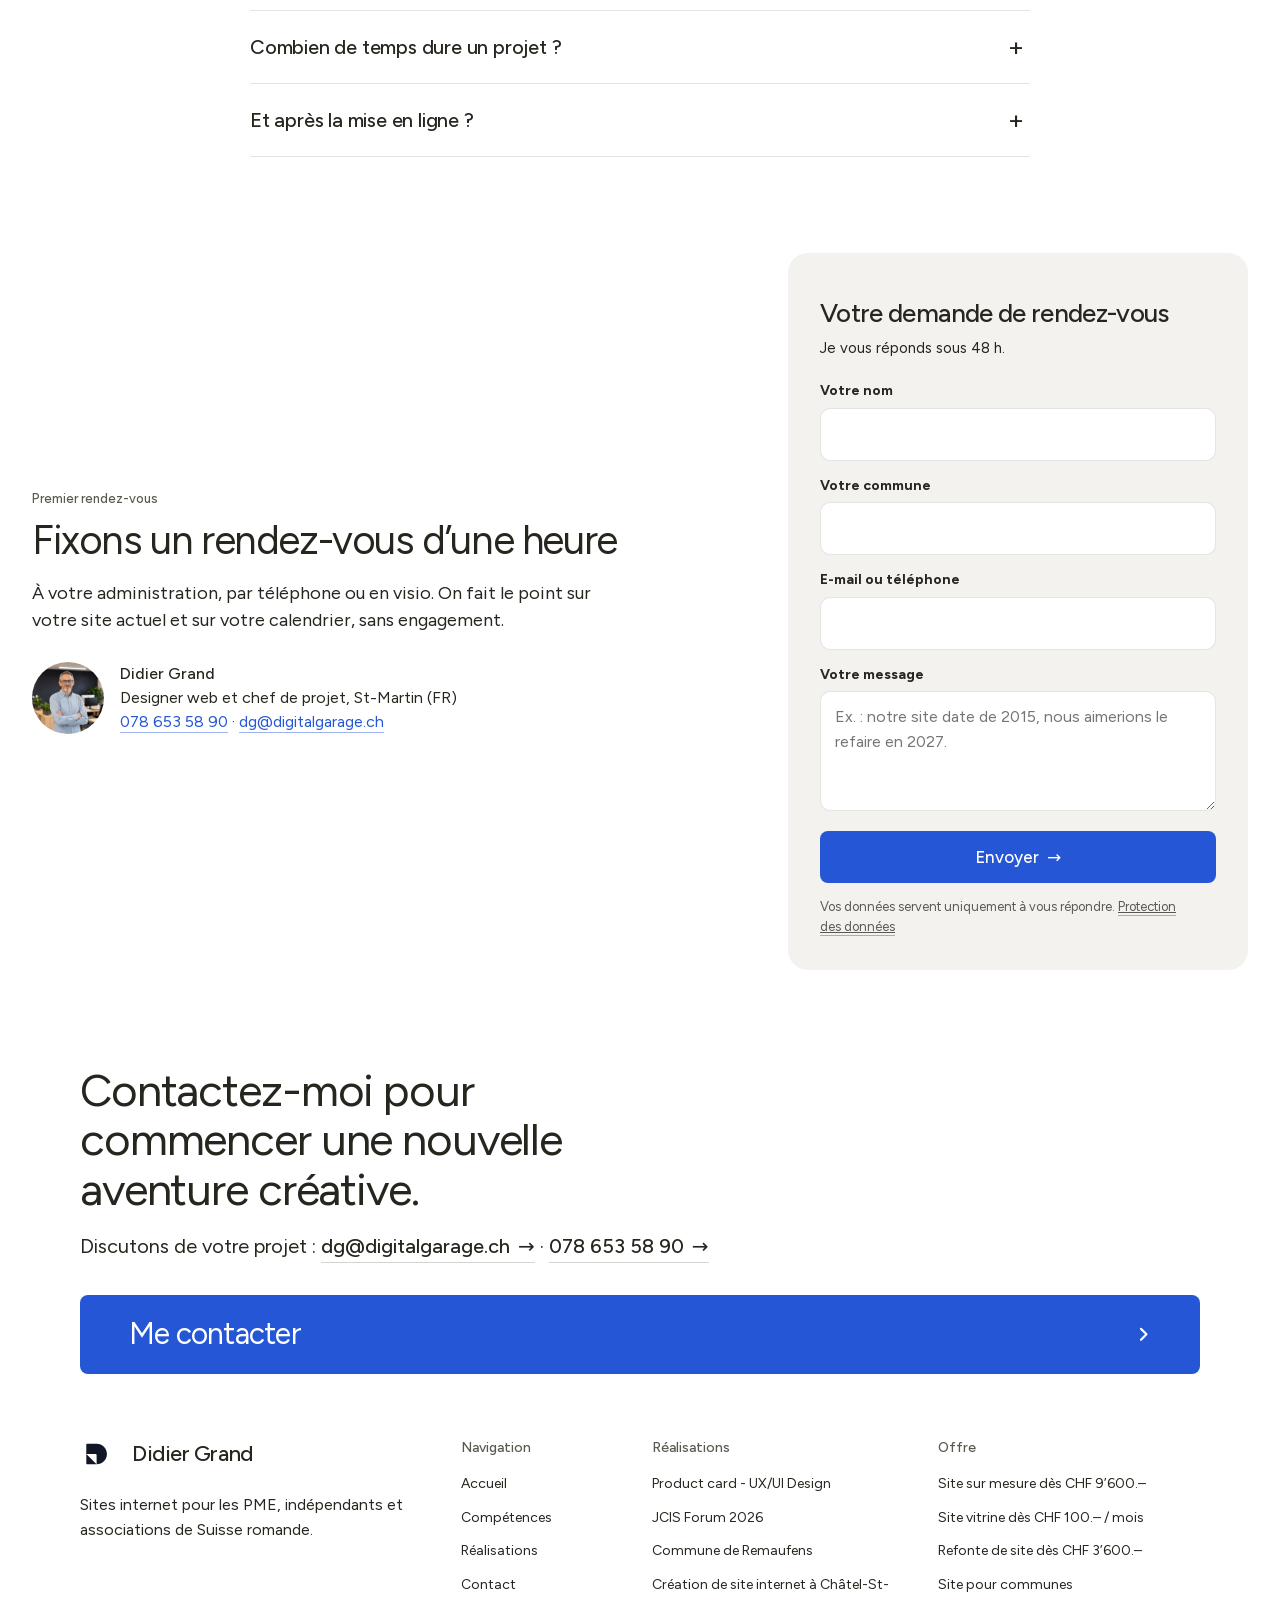
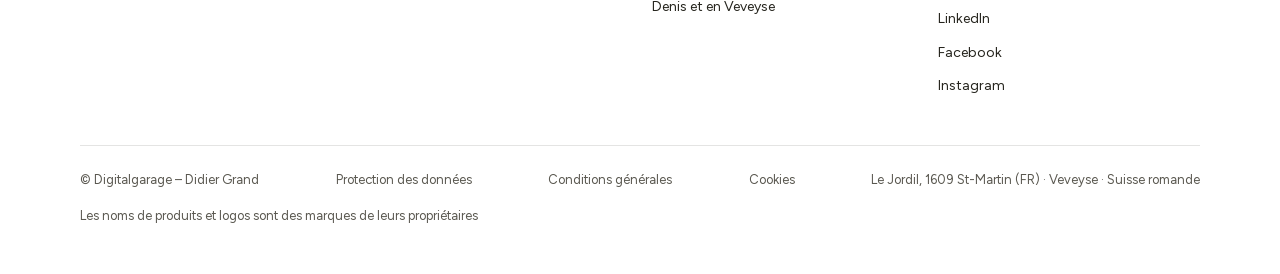
<file: communes.html>
<!doctype html>
<html lang="fr" data-type="service" data-radius="soft" data-buttons="solid" data-motion>
<head>
  <meta charset="utf-8">
  <meta name="viewport" content="width=device-width, initial-scale=1">
  <title>Site internet pour communes en Suisse romande | Digitalgarage</title>
  <meta name="theme-color" content="#ffffff">
  <meta name="description" content="Création et refonte de sites internet communaux en Suisse romande : cadrage avec l’administration, design, réalisation WordPress et formation. Six communes de la Veveyse m’ont confié leur site.">
  <link rel="canonical" href="https://www.digitalgarage.ch/communes">
  <meta property="og:type" content="website">
  <meta property="og:title" content="Le site de votre commune, mené de A à Z par un seul interlocuteur">
  <meta property="og:description" content="Six communes de la Veveyse m’ont confié leur site. Cadrage, design, réalisation et formation de votre administration.">
  <meta property="og:image" content="https://www.digitalgarage.ch/images/og-image.png">
  <meta property="og:url" content="https://www.digitalgarage.ch/communes">
  <meta name="twitter:card" content="summary_large_image">
  <link rel="icon" href="images/favicon.png">
  <link rel="apple-touch-icon" href="images/apple-touch-icon.png">
  <link rel="preload" href="assets/fonts/figtree-latin.woff2" as="font" type="font/woff2" crossorigin>
<link rel="stylesheet" href="assets/fonts/figtree.css">
  <link rel="stylesheet" href="css/vitrine.css?v=19">
  <link rel="stylesheet" href="css/vitrine-theme.css?v=5">
  <script type="application/ld+json">
  {
    "@context": "https://schema.org",
    "@type": "Service",
    "name": "Site internet pour communes",
    "serviceType": "Conception, refonte et gestion de projet de sites communaux",
    "provider": {"@id": "https://www.digitalgarage.ch/#entreprise", "@type": "ProfessionalService", "name": "Digitalgarage", "url": "https://www.digitalgarage.ch/", "telephone": "+41786535890", "email": "dg@digitalgarage.ch", "address": {"@type": "PostalAddress", "addressLocality": "St-Martin", "postalCode": "1609", "addressRegion": "FR", "addressCountry": "CH"}},
    "areaServed": ["Veveyse", "Gruyère", "Glâne", "Canton de Fribourg", "Riviera vaudoise", "Canton de Vaud", "Suisse romande"],
    "audience": { "@type": "Audience", "audienceType": "Communes et institutions publiques" },
    "offers": [
      { "@type": "Offer", "name": "Atelier de cadrage", "price": "600", "priceCurrency": "CHF", "description": "Une demi-journée, déduite si le projet se fait" },
      { "@type": "Offer", "name": "Site communal sur mesure", "price": "9600", "priceCurrency": "CHF", "description": "Prix plancher, devis détaillé après l’atelier de cadrage" }
    ]
  }
  </script>
  <script type="application/ld+json">
{
  "@context": "https://schema.org",
  "@type": "FAQPage",
  "mainEntity": [
    {
      "@type": "Question",
      "name": "Notre budget se vote en fin d’année. Pouvez-vous nous aider à chiffrer le projet ?",
      "acceptedAnswer": {
        "@type": "Answer",
        "text": "Oui. Après un premier rendez-vous, je vous donne une estimation chiffrée pour inscrire le projet au budget. Après l’atelier de cadrage, vous recevez un devis détaillé et un planning que vous pouvez présenter tels quels au conseil communal."
      }
    },
    {
      "@type": "Question",
      "name": "Qui mettra le site à jour ensuite ?",
      "acceptedAnswer": {
        "@type": "Answer",
        "text": "Votre administration. Le site est construit avec WordPress et je forme les personnes qui publieront les actualités, les documents et les avis officiels. C’est ce que fait aujourd’hui l’administration de Remaufens, sans intermédiaire."
      }
    },
    {
      "@type": "Question",
      "name": "Que deviennent les contenus de notre site actuel ?",
      "acceptedAnswer": {
        "@type": "Answer",
        "text": "On les passe en revue ensemble pendant l’atelier de cadrage : ce qui est repris, ce qui est réécrit, ce qui peut disparaître. Je me charge ensuite de l’intégration dans le nouveau site."
      }
    },
    {
      "@type": "Question",
      "name": "Et notre nom de domaine, notre hébergement ?",
      "acceptedAnswer": {
        "@type": "Answer",
        "text": "Vous gardez votre adresse actuelle (par exemple votre-commune.ch). Je m’occupe de la mise en ligne, sur votre hébergement ou sur un hébergement en Suisse."
      }
    },
    {
      "@type": "Question",
      "name": "Le site respecte-t-il la protection des données et l’accessibilité ?",
      "acceptedAnswer": {
        "@type": "Answer",
        "text": "Le site est conçu selon les bonnes pratiques d’accessibilité (contrastes, tailles de texte, navigation au clavier) et adapté aux mobiles. Côté données, je limite les outils tiers au strict nécessaire et je vous aide à mettre à jour votre déclaration de protection des données."
      }
    },
    {
      "@type": "Question",
      "name": "Combien de temps dure un projet ?",
      "acceptedAnswer": {
        "@type": "Answer",
        "text": "Cela dépend de la taille du site et de la disponibilité des contenus. Le planning est fixé pendant l’atelier de cadrage, en tenant compte de vos séances de conseil et de vos échéances."
      }
    },
    {
      "@type": "Question",
      "name": "Et après la mise en ligne ?",
      "acceptedAnswer": {
        "@type": "Answer",
        "text": "Je vous propose un suivi : maintenance technique à CHF 720.– par an, 6 heures de modifications à utiliser quand vous voulez pour CHF 720.– par an, ou les deux pour CHF 1’200.– par an. Vous pouvez aussi tout gérer vous-même."
      }
    }
  ]
}
  </script>
  <!-- Pixel Meta de cette page (vide = désactivé). Chargé par js/consent.js après accord du visiteur. -->
  <script>window.META_PIXEL_ID = "29340630575566348";</script>
  <script src="js/consent.js?v=3" defer></script>
</head>
<body class="lp">

<header class="nav">
  <div class="wrap nav__bar">
    <a class="skip-link" href="#top">Aller au contenu</a>
    <a class="nav__logo" href="./" aria-label="Accueil Digitalgarage">
      <svg viewBox="0 0 45 45" aria-hidden="true"><circle cx="22.5" cy="22.5" r="22.5" fill="#fff"/><path d="M8.842 35.587c0 .8.65 1.45 1.45 1.45h13.069L8.842 22.518Z" fill="#111727"/><path d="M23.361 7.998H10.292c-.8 0-1.45.65-1.45 1.45v13.07h13.069c.8 0 1.45.65 1.45 1.45v13.069c8.016 0 14.52-6.504 14.52-14.52 0-8.015-6.504-14.519-14.52-14.519" fill="#111727"/></svg><span class="nav__name">Didier Grand</span></a>
    <nav class="nav__links" aria-label="Navigation principale">
      <div class="nav__item"><a class="nav__link" href="./#offres">Offres</a></div>
      <div class="nav__item"><a class="nav__link" href="site-sur-mesure">Sur mesure</a></div>
      <div class="nav__item"><a class="nav__link" href="site-vitrine">Site vitrine</a></div>
      <div class="nav__item"><a class="nav__link" href="refonte">Refonte</a></div>
          </nav>
    <div class="nav__actions">
      <a class="btn btn--primary" href="contact">Me contacter</a>
    </div>
    <button class="nav__toggle" type="button" aria-expanded="false" aria-label="Menu">
      <svg width="18" height="18" viewBox="0 0 18 18" aria-hidden="true"><path d="M2 5h14M2 13h14" stroke="currentColor" stroke-width="1.6" stroke-linecap="round"/></svg>
    </button>
  </div>
</header>

<main id="top">

  <!-- ============ HERO ============ -->
  <section class="lp-hero">
    <div class="lp-wrap grid">
      <div>
        <span class="chip accent">Communes et institutions · Suisse romande</span>
        <h1>Le site de votre commune, mené de A à Z par <span class="price">un seul interlocuteur</span></h1>
        <p class="sub">Six communes de la Veveyse m’ont déjà confié leur site. Je pilote le projet avec votre administration, du cadrage à la formation de votre équipe, et je reste là après la mise en ligne.</p>
        <div class="actions">
          <a class="btn btn-lg btn-arrow js-cta" data-cta="hero" href="#contact">Fixons un rendez-vous</a>
          <a class="btn-ghost" href="#remaufens">Voir l’exemple de Remaufens</a>
        </div>
        <p class="has-site">Premier rendez-vous d’une heure, gratuit et sans engagement.</p>
      </div>

      <div class="stack" aria-hidden="true">
        <div class="browser b1"><img src="images/vitrine/attalens.webp" alt=""></div>
        <div class="browser b2"><img src="images/vitrine/semsales.webp" alt=""></div>
        <div class="browser b3"><img src="images/vitrine/remaufens.webp" alt=""></div>
        <div class="price-badge"><div><span>dès</span><b>9’600.–</b><span>CHF</span></div></div>
      </div>
    </div>
  </section>

  <!-- ============ ATOUTS ============ -->
  <section class="trust" aria-label="Pourquoi me confier le site de votre commune">
    <div class="lp-wrap">
      <ul>
        <li><svg viewBox="0 0 24 24" fill="none" stroke="currentColor" stroke-width="2" stroke-linecap="round" stroke-linejoin="round" aria-hidden="true"><path d="M3 21h18M5 21V10l7-5 7 5v11M9 21v-6h6v6"/></svg>Six communes m’ont confié leur site</li>
        <li><svg viewBox="0 0 24 24" fill="none" stroke="currentColor" stroke-width="2" stroke-linecap="round" stroke-linejoin="round" aria-hidden="true"><path d="M22 10 12 5 2 10l10 5 10-5z"/><path d="M6 12v5c3 2 9 2 12 0v-5"/></svg>Diplôme fédéral de Web Project Manager</li>
        <li><svg viewBox="0 0 24 24" fill="none" stroke="currentColor" stroke-width="2" stroke-linecap="round" stroke-linejoin="round" aria-hidden="true"><path d="M12 21s-7-6.2-7-11.5a7 7 0 0 1 14 0C19 14.8 12 21 12 21z"/><circle cx="12" cy="9.5" r="2.5"/></svg>Basé en Veveyse, je viens vous voir</li>
        <li><svg viewBox="0 0 24 24" fill="none" stroke="currentColor" stroke-width="2" stroke-linecap="round" stroke-linejoin="round" aria-hidden="true"><path d="M20 21v-2a4 4 0 0 0-4-4H8a4 4 0 0 0-4 4v2"/><circle cx="12" cy="7" r="4"/></svg>Un interlocuteur unique</li>
      </ul>
    </div>
  </section>

  <!-- ============ REMAUFENS ============ -->
  <section class="lp-section" id="remaufens">
    <div class="lp-wrap refonte">
      <div class="refonte-txt">
        <p class="eyebrow-sm">Un exemple</p>
        <h2>Remaufens&nbsp;: un site que l’administration gère seule</h2>
        <p class="lead">L’ancien site ne reflétait plus l’image de la commune, et chaque mise à jour dépendait d’un intervenant externe. J’ai mené la refonte complète avec l’administration&nbsp;:</p>
        <ul class="gets"><li><svg viewBox="0 0 24 24" fill="none" stroke="currentColor" stroke-width="2.5" stroke-linecap="round" stroke-linejoin="round" aria-hidden="true"><path d="M20 6 9 17l-5-5"/></svg><span>Cadrage avec les autorités communales et priorités définies ensemble</span></li><li><svg viewBox="0 0 24 24" fill="none" stroke="currentColor" stroke-width="2.5" stroke-linecap="round" stroke-linejoin="round" aria-hidden="true"><path d="M20 6 9 17l-5-5"/></svg><span>Contenus réorganisés autour des démarches, des informations pratiques et des actualités</span></li><li><svg viewBox="0 0 24 24" fill="none" stroke="currentColor" stroke-width="2.5" stroke-linecap="round" stroke-linejoin="round" aria-hidden="true"><path d="M20 6 9 17l-5-5"/></svg><span>Design moderne, accessible et parfait sur mobile</span></li><li><svg viewBox="0 0 24 24" fill="none" stroke="currentColor" stroke-width="2.5" stroke-linecap="round" stroke-linejoin="round" aria-hidden="true"><path d="M20 6 9 17l-5-5"/></svg><span>Équipe communale formée&nbsp;: elle publie désormais sans intermédiaire</span></li></ul>
        <p class="has-site" style="margin-top:22px"><a href="remaufens">Lire l’étude de cas complète →</a></p>
      </div>
      <div class="case-side">
        <a class="work" href="remaufens"><div class="browser"><img src="images/vitrine/remaufens.webp" alt="Site de la Commune de Remaufens" loading="lazy" width="1200" height="824"></div></a>
        <figure class="q">
          <blockquote>«&nbsp;La Commune de Remaufens a collaboré avec Didier Grand pour l’élaboration de son nouveau site internet. Efficace, patient et à l’écoute, il a su créer un site moderne et nous accompagner dans cette réalisation. Nous le recommandons vivement.&nbsp;»</blockquote>
          <figcaption>Aurélie, Secrétaire communale, Commune de Remaufens · avis Google</figcaption>
        </figure>
      </div>
    </div>
    <div class="lp-wrap">
      <div class="communes">
        <span>Six communes m’ont confié leur site&nbsp;:</span>
        <span class="chip">Remaufens</span><span class="chip">Semsales</span><span class="chip">Attalens</span><span class="chip">St-Martin</span><span class="chip">Granges</span><span class="chip">Bossonnens</span>
      </div>
    </div>
  </section>

  <!-- ============ AVIS DES COMMUNES ============ -->
  <section class="lp-section" id="avis">
    <div class="lp-wrap">
      <div class="lp-head">
        <p class="eyebrow-sm">Avis Google</p>
        <h2>Ce qu’en disent les communes</h2>
      </div>
      <div class="quotes">
        <figure class="q">
          <span class="q-stars" role="img" aria-label="5 étoiles sur 5">★★★★★</span>
          <blockquote>«&nbsp;Monsieur Grand fait preuve d’une grande disponibilité et d’un professionnalisme exemplaire. Après plusieurs années de collaboration, la Commune de Saint-Martin FR est pleinement satisfaite de la qualité de ses prestations et apprécie particulièrement son engagement et son sérieux.&nbsp;»</blockquote>
          <figcaption>Sylvie, Commune de Saint-Martin · avis Google</figcaption>
        </figure>
        <figure class="q">
          <span class="q-stars" role="img" aria-label="5 étoiles sur 5">★★★★★</span>
          <blockquote>«&nbsp;Très grande disponibilité, traitement des demandes de qualité et rapide. Propose des solutions et est à l’écoute de nos besoins. Je ne peux que recommander Monsieur Grand.&nbsp;»</blockquote>
          <figcaption>Bettina, Commune d’Attalens · avis Google</figcaption>
        </figure>
      </div>
      <p class="q-more"><a href="https://g.page/r/CWHpwA7P8557EAI" target="_blank" rel="noopener">Voir tous les avis sur Google →</a></p>
    </div>
  </section>

  <!-- ============ CE QU'UN SITE COMMUNAL DOIT FAIRE ============ -->
  <section class="lp-section" id="besoins">
    <div class="lp-wrap">
      <div class="lp-head">
        <p class="eyebrow-sm">Ce que votre site doit faire</p>
        <h2>Un site au service des habitants, et simple pour l’administration</h2>
        <p>Un site communal n’est pas un site d’entreprise. Il doit répondre vite aux questions des habitants et rester facile à tenir à jour pour votre équipe.</p>
      </div>
      <div class="features">
        <article class="feature">
          <div class="ico"><svg viewBox="0 0 24 24" fill="none" stroke="currentColor" stroke-width="2" stroke-linecap="round" stroke-linejoin="round" aria-hidden="true"><path d="M4 4h16v16H4z"/><path d="M8 8h8M8 12h8M8 16h5"/></svg></div>
          <h3>Actualités et publications officielles</h3>
          <p>Avis, pilier public, procès-verbaux, règlements&nbsp;: tout est publié en quelques clics et facile à retrouver.</p>
        </article>
        <article class="feature">
          <div class="ico"><svg viewBox="0 0 24 24" fill="none" stroke="currentColor" stroke-width="2" stroke-linecap="round" stroke-linejoin="round" aria-hidden="true"><path d="M9 11l3 3L22 4"/><path d="M21 12v7a2 2 0 0 1-2 2H5a2 2 0 0 1-2-2V5a2 2 0 0 1 2-2h11"/></svg></div>
          <h3>Démarches et informations pratiques</h3>
          <p>Horaires du guichet, déchets, formulaires, liens vers les services cantonaux&nbsp;: les questions fréquentes trouvent leur réponse.</p>
        </article>
        <article class="feature">
          <div class="ico"><svg viewBox="0 0 24 24" fill="none" stroke="currentColor" stroke-width="2" stroke-linecap="round" stroke-linejoin="round" aria-hidden="true"><rect x="3" y="4" width="18" height="18" rx="2"/><path d="M16 2v4M8 2v4M3 10h18"/></svg></div>
          <h3>Vie locale</h3>
          <p>Sociétés locales, manifestations, agenda, écoles&nbsp;: votre site devient la vitrine de la commune.</p>
        </article>
        <article class="feature">
          <div class="ico"><svg viewBox="0 0 24 24" fill="none" stroke="currentColor" stroke-width="2" stroke-linecap="round" stroke-linejoin="round" aria-hidden="true"><path d="M2 3h6a4 4 0 0 1 4 4v14a3 3 0 0 0-3-3H2z"/><path d="M22 3h-6a4 4 0 0 0-4 4v14a3 3 0 0 1 3-3h7z"/></svg></div>
          <h3>Une administration autonome</h3>
          <p>WordPress, avec une formation adaptée aux personnes qui publieront. Pas besoin d’appeler un informaticien pour une actualité.</p>
        </article>
        <article class="feature">
          <div class="ico"><svg viewBox="0 0 24 24" fill="none" stroke="currentColor" stroke-width="2" stroke-linecap="round" stroke-linejoin="round" aria-hidden="true"><rect x="7" y="2" width="10" height="20" rx="2"/><path d="M11 18h2"/></svg></div>
          <h3>Accessible et lisible sur mobile</h3>
          <p>Conçu selon les bonnes pratiques d’accessibilité, pour toutes les générations d’habitants, sur tous les écrans.</p>
        </article>
        <article class="feature">
          <div class="ico"><svg viewBox="0 0 24 24" fill="none" stroke="currentColor" stroke-width="2" stroke-linecap="round" stroke-linejoin="round" aria-hidden="true"><rect x="3" y="11" width="18" height="11" rx="2"/><path d="M7 11V7a5 5 0 0 1 10 0v4"/></svg></div>
          <h3>Données protégées</h3>
          <p>Outils tiers limités au strict nécessaire, mises à jour de sécurité et aide pour votre déclaration de protection des données.</p>
        </article>
      </div>
    </div>
  </section>

  <!-- ============ DÉROULEMENT ============ -->
  <section class="lp-section" id="deroulement">
    <div class="lp-wrap">
      <div class="lp-head">
        <p class="eyebrow-sm">Le déroulement</p>
        <h2>Un projet qui suit le rythme de votre commune</h2>
        <p>Vous préparez le budget de l’année prochaine&nbsp;? Je vous donne de quoi inscrire le projet et le présenter au conseil.</p>
      </div>
      <ol class="steps">
        <li class="step"><span class="when">1 heure</span><h3>Premier rendez-vous</h3><p>Gratuit, chez vous ou en visio. Vous recevez ensuite une estimation chiffrée pour votre budget.</p></li>
        <li class="step"><span class="when">½ journée</span><h3>Atelier de cadrage</h3><p>Objectifs, arborescence, contenus et fonctionnalités, définis avec votre administration.</p></li>
        <li class="step"><span class="when">Devis</span><h3>Décision du conseil</h3><p>Un devis détaillé et un planning, à présenter tels quels au conseil communal.</p></li>
        <li class="step"><span class="when">Réalisation</span><h3>Design et construction</h3><p>Maquettes validées avec vous, puis réalisation, reprise des contenus et tests.</p></li>
        <li class="step"><span class="when">Jour J</span><h3>Mise en ligne et formation</h3><p>Votre équipe est formée, et je reste disponible après le lancement.</p></li>
      </ol>
    </div>
  </section>

  <!-- ============ TARIF ============ -->
  <section class="lp-section" id="tarif">
    <div class="lp-wrap">
      <div class="lp-head">
        <p class="eyebrow-sm">Tarif</p>
        <h2>Un budget clair, à présenter au conseil</h2>
        <p>Le prix final dépend du nombre de pages et des fonctionnalités. Prix nets, Digitalgarage n’est pas assujetti à la TVA.</p>
      </div>
      <div class="pricing pricing--duo">
        <div class="plan">
          <h3>Atelier de cadrage</h3>
          <div class="amount">CHF 600.–</div>
          <p class="billing">Déduits du projet s’il se fait avec moi</p>
          <p class="desc">Une demi-journée avec votre administration pour définir le projet, son budget et son planning.</p>
          <ul><li><svg viewBox="0 0 24 24" fill="none" stroke="currentColor" stroke-width="2.5" stroke-linecap="round" stroke-linejoin="round" aria-hidden="true"><path d="M20 6 9 17l-5-5"/></svg><span>Objectifs, publics et arborescence</span></li><li><svg viewBox="0 0 24 24" fill="none" stroke="currentColor" stroke-width="2.5" stroke-linecap="round" stroke-linejoin="round" aria-hidden="true"><path d="M20 6 9 17l-5-5"/></svg><span>Inventaire des contenus à reprendre</span></li><li><svg viewBox="0 0 24 24" fill="none" stroke="currentColor" stroke-width="2.5" stroke-linecap="round" stroke-linejoin="round" aria-hidden="true"><path d="M20 6 9 17l-5-5"/></svg><span>Devis détaillé et planning pour le conseil</span></li></ul>
          <a class="btn btn-lg btn-arrow js-cta" data-cta="tarif-atelier" href="#contact">Réserver un atelier</a>
        </div>
        <div class="plan is-main">
          <span class="tag">Communes</span><h3>Site communal sur mesure</h3>
          <div class="amount"><small>dès</small> CHF 9’600.–</div>
          <p class="billing">Devis détaillé après l’atelier de cadrage</p>
          <p class="desc">Un nouveau site complet, pensé pour vos habitants et votre administration.</p>
          <ul><li><svg viewBox="0 0 24 24" fill="none" stroke="currentColor" stroke-width="2.5" stroke-linecap="round" stroke-linejoin="round" aria-hidden="true"><path d="M20 6 9 17l-5-5"/></svg><span>Design sur mesure, validé sur maquette</span></li><li><svg viewBox="0 0 24 24" fill="none" stroke="currentColor" stroke-width="2.5" stroke-linecap="round" stroke-linejoin="round" aria-hidden="true"><path d="M20 6 9 17l-5-5"/></svg><span>Réalisation WordPress et reprise des contenus</span></li><li><svg viewBox="0 0 24 24" fill="none" stroke="currentColor" stroke-width="2.5" stroke-linecap="round" stroke-linejoin="round" aria-hidden="true"><path d="M20 6 9 17l-5-5"/></svg><span>Testé sur tous les écrans</span></li><li><svg viewBox="0 0 24 24" fill="none" stroke="currentColor" stroke-width="2.5" stroke-linecap="round" stroke-linejoin="round" aria-hidden="true"><path d="M20 6 9 17l-5-5"/></svg><span>Formation de votre administration</span></li><li><svg viewBox="0 0 24 24" fill="none" stroke="currentColor" stroke-width="2.5" stroke-linecap="round" stroke-linejoin="round" aria-hidden="true"><path d="M20 6 9 17l-5-5"/></svg><span>La commune est propriétaire de son site</span></li></ul>
          <a class="btn btn-lg btn-arrow js-cta" data-cta="tarif-projet" href="#contact">Fixons un rendez-vous</a>
        </div>
      </div>
      <p class="works-note"><b>Votre site est encore récent&nbsp;?</b> Une <a href="refonte">refonte</a> peut suffire, dès CHF 3’600.–. <b>Et après la mise en ligne&nbsp;?</b> Maintenance technique ou modifications de contenu, CHF 720.– par an chacune, ou CHF 1’200.– par an les deux. <a href="./#suivi">Voir le suivi →</a></p>
    </div>
  </section>

  <!-- ============ FAQ ============ -->
  <section class="lp-section" id="faq">
    <div class="lp-wrap">
      <div class="lp-head center">
        <p class="eyebrow-sm">Questions fréquentes</p>
        <h2>Les questions des communes</h2>
      </div>
      <div class="lp-faq">
        <details>
          <summary>Notre budget se vote en fin d’année. Pouvez-vous nous aider à chiffrer le projet&nbsp;?</summary>
          <p>Oui. Après un premier rendez-vous, je vous donne une estimation chiffrée pour inscrire le projet au budget. Après l’atelier de cadrage, vous recevez un devis détaillé et un planning que vous pouvez présenter tels quels au conseil communal.</p>
        </details>
        <details>
          <summary>Qui mettra le site à jour ensuite&nbsp;?</summary>
          <p>Votre administration. Le site est construit avec WordPress et je forme les personnes qui publieront les actualités, les documents et les avis officiels. C’est ce que fait aujourd’hui l’administration de Remaufens, sans intermédiaire.</p>
        </details>
        <details>
          <summary>Que deviennent les contenus de notre site actuel&nbsp;?</summary>
          <p>On les passe en revue ensemble pendant l’atelier de cadrage&nbsp;: ce qui est repris, ce qui est réécrit, ce qui peut disparaître. Je me charge ensuite de l’intégration dans le nouveau site.</p>
        </details>
        <details>
          <summary>Et notre nom de domaine, notre hébergement&nbsp;?</summary>
          <p>Vous gardez votre adresse actuelle (par exemple votre-commune.ch). Je m’occupe de la mise en ligne, sur votre hébergement ou sur un hébergement en Suisse.</p>
        </details>
        <details>
          <summary>Le site respecte-t-il la protection des données et l’accessibilité&nbsp;?</summary>
          <p>Le site est conçu selon les bonnes pratiques d’accessibilité (contrastes, tailles de texte, navigation au clavier) et adapté aux mobiles. Côté données, je limite les outils tiers au strict nécessaire et je vous aide à mettre à jour votre déclaration de protection des données.</p>
        </details>
        <details>
          <summary>Combien de temps dure un projet&nbsp;?</summary>
          <p>Cela dépend de la taille du site et de la disponibilité des contenus. Le planning est fixé pendant l’atelier de cadrage, en tenant compte de vos séances de conseil et de vos échéances.</p>
        </details>
        <details>
          <summary>Et après la mise en ligne&nbsp;?</summary>
          <p>Je vous propose un suivi&nbsp;: maintenance technique à CHF 720.– par an, 6 heures de modifications à utiliser quand vous voulez pour CHF 720.– par an, ou les deux pour CHF 1’200.– par an. Vous pouvez aussi tout gérer vous-même.</p>
        </details>
      </div>
    </div>
  </section>

  <!-- ============ CONTACT ============ -->
  <section class="lp-section" id="parlons">
    <div class="lp-wrap refonte">
      <div class="refonte-txt">
        <p class="eyebrow-sm">Premier rendez-vous</p>
        <h2>Fixons un rendez-vous d’une heure</h2>
        <p class="lead">À votre administration, par téléphone ou en visio. On fait le point sur votre site actuel et sur votre calendrier, sans engagement.</p>
        <div class="direct">
          <img src="images/didier-grand.jpg" alt="Portrait de Didier Grand" width="72" height="72" loading="lazy">
          <p><b>Didier Grand</b><br>Designer web et chef de projet, St-Martin (FR)<br><a href="tel:+41786535890">078 653 58 90</a> · <a href="mailto:dg@digitalgarage.ch">dg@digitalgarage.ch</a></p>
        </div>
      </div>
      <div class="diag" id="contact">
        <form class="js-mini" action="diagnostic.php" method="post" novalidate data-lead="projet-commune">
          <h3>Votre demande de rendez-vous</h3>
          <p>Je vous réponds sous 48&nbsp;h.</p>
          <label>Votre nom<input type="text" name="nom" autocomplete="name" required></label>
          <label>Votre commune<input type="text" name="entreprise" autocomplete="organization" required></label>
          <label>E-mail ou téléphone<input type="text" name="contact" autocomplete="email" required></label>
          <label>Votre message<textarea name="message" required placeholder="Ex. : notre site date de 2015, nous aimerions le refaire en 2027."></textarea></label>
          <input type="hidden" name="type" value="projet">
          <input type="hidden" name="origine" class="js-origine" value="page communes">
          <input type="hidden" name="page" value="communes">
          <label class="hp" aria-hidden="true">Ne pas remplir<input type="text" name="societe_web" tabindex="-1" autocomplete="off"></label>
          <button class="btn btn-lg btn-arrow" type="submit">Envoyer</button>
          <p class="msg" role="status" aria-live="polite"></p>
          <noscript><p class="msg">Ce formulaire a besoin de JavaScript. Écrivez-moi à <a href="mailto:dg@digitalgarage.ch">dg@digitalgarage.ch</a> ou appelez le 078 653 58 90.</p></noscript>
          <p class="fine">Vos données servent uniquement à vous répondre. <a href="confidentialite">Protection des données</a></p>
        </form>
        <div class="diag-ok mini-ok" hidden>
          <span class="ok-ico" aria-hidden="true">✓</span>
          <h3>Merci, c’est noté&nbsp;!</h3>
          <p>Je vous réponds sous 48&nbsp;h pour fixer notre rendez-vous.</p>
        </div>
      </div>
    </div>
  </section>

</main>

<div class="sticky-cta" id="sticky-cta">
  <p class="t"><b>Site pour communes</b>Réponse sous 48&nbsp;h</p>
  <a class="btn js-cta" data-cta="sticky" href="#contact">Rendez-vous</a>
</div>

<footer class="footer closing" aria-labelledby="close-h">
  <div class="wrap">
    <div class="closing__cta close--type">
      <div class="section-head">
        <h2 id="close-h">Contactez-moi pour commencer une nouvelle aventure créative.</h2>
        <p>Discutons de votre projet&nbsp;: <a class="link" href="mailto:dg@digitalgarage.ch">dg@digitalgarage.ch</a> · <a class="link" href="tel:+41786535890">078 653 58 90</a></p>
      </div>
      <a class="btn btn--primary btn--xl btn--wide" href="contact">Me contacter<svg class="m-arrow" viewBox="0 0 12 12" aria-hidden="true"><path class="m-arrow__stem" d="M1 6h8"/><path class="m-arrow__head" d="M4.5 2.5 8 6l-3.5 3.5"/></svg></a>
    </div>
    <div class="closing__links">
      <div class="grid">
        <div class="span-4 stack-4">
          <a class="nav__logo" href="./"><svg viewBox="0 0 45 45" aria-hidden="true"><circle cx="22.5" cy="22.5" r="22.5" fill="#fff"/><path d="M8.842 35.587c0 .8.65 1.45 1.45 1.45h13.069L8.842 22.518Z" fill="#111727"/><path d="M23.361 7.998H10.292c-.8 0-1.45.65-1.45 1.45v13.07h13.069c.8 0 1.45.65 1.45 1.45v13.069c8.016 0 14.52-6.504 14.52-14.52 0-8.015-6.504-14.519-14.52-14.519" fill="#111727"/></svg>Didier Grand</a>
          <p>Sites internet pour les PME, indépendants et associations de Suisse romande.</p>
        </div>
        <div class="span-2 footer__col"><h3>Navigation</h3><ul><li><a href="./">Accueil</a></li><li><a href="./#competences">Compétences</a></li><li><a href="./#realisations">Réalisations</a></li><li><a href="contact">Contact</a></li></ul></div>
        <div class="span-3 footer__col"><h3>Réalisations</h3><ul><li><a href="projet-scott-product-card">Product card - UX/UI Design</a></li><li><a href="site-web-jcis-forum-2026">JCIS Forum 2026</a></li><li><a href="remaufens">Commune de Remaufens</a></li><li><a href="conception-site-web-chatel-st-denis-veveyse">Création de site internet à Châtel-St-Denis et en Veveyse</a></li></ul></div>
        <div class="span-3 footer__col"><h3>Offre</h3><ul><li><a href="site-sur-mesure">Site sur mesure dès CHF 9’600.–</a></li><li><a href="site-vitrine">Site vitrine dès CHF 100.– / mois</a></li><li><a href="refonte">Refonte de site dès CHF 3’600.–</a></li><li><a href="communes">Site pour communes</a></li><li><a href="https://www.linkedin.com/in/didiergrand/" target="_blank" rel="noopener">LinkedIn</a></li><li><a href="https://www.facebook.com/digitalgarage.ch" target="_blank" rel="noopener">Facebook</a></li><li><a href="https://www.instagram.com/digitalgarage.ch/" target="_blank" rel="noopener">Instagram</a></li></ul></div>
      </div>
      <div class="footer__legal">
        <span>© Digitalgarage – Didier Grand</span>
        <a href="confidentialite">Protection des données</a>
        <a href="conditions-generales">Conditions générales</a>
        <a href="#cookies" id="cookies">Cookies</a>
        <span>Le Jordil, 1609 St-Martin (FR) · Veveyse · Suisse romande</span>
        <span>Les noms de produits et logos sont des marques de leurs propriétaires</span>
      </div>
    </div>
  </div>
</footer>

<script>
  // Suivi des clics (fonctionne si le pixel Meta ou Google Analytics est installé).
  document.querySelectorAll(".js-cta").forEach(a => a.addEventListener("click", e => {
    const where = a.dataset.cta;
    if (window.fbq) fbq("trackCustom", "ClicProjet", { content_name: "communes", placement: where });
    if (window.gtag) gtag("event", "select_content", { content_type: "cta", event_category: "communes", event_label: where });
    // descend au formulaire et place le curseur dans le premier champ
    const form = document.querySelector("#contact form");
    if (!form || form.hidden || a.getAttribute("href") !== "#contact") return;
    e.preventDefault();
    document.getElementById("contact").scrollIntoView({ behavior: "smooth", block: "center" });
    setTimeout(() => form.nom.focus({ preventScroll: true }), 500);
  }));

  // Formulaire de projet : envoi sans quitter la page
  (function () {
    const q = new URLSearchParams(location.search);
    const debut = Date.now(); // sert à écarter les robots qui envoient en moins de 3 secondes
    document.querySelectorAll(".js-mini").forEach(form => {
      const box = form.parentElement, msg = form.querySelector(".msg"), btn = form.querySelector("button[type=submit]");
      const label = btn.textContent;
      if (q.get("utm_campaign")) form.querySelector(".js-origine").value = "pub " + q.get("utm_campaign");
      // Lien personnalisé de l'e-mail de prospection : communes?c=attalens -> « page communes · attalens »
      const c = (q.get("c") || "").toLowerCase().replace(/[^a-z0-9-]/g, "").slice(0, 30);
      if (c) form.querySelector(".js-origine").value = "page communes · " + c;
      const done = () => { form.hidden = true; box.querySelector(".mini-ok").hidden = false; };
      if (q.get("envoi") === "ok" && location.hash === "#" + box.id) done();

      form.addEventListener("submit", async e => {
        e.preventDefault();
        msg.textContent = "";
        const empty = [...form.querySelectorAll("[required]")].find(i => !i.value.trim());
        if (empty) { msg.textContent = "Merci de remplir tous les champs."; empty.focus(); return; }
        btn.disabled = true; btn.textContent = "Envoi…";
        try {
          const body = new FormData(form);
          body.append("duree", Date.now() - debut);
          const r = await fetch(form.action, { method: "POST", body, headers: { Accept: "application/json" } });
          const data = await r.json();
          if (!data.ok) throw { serveur: data.message };
          done();
          if (window.fbq) fbq("track", "Lead", { content_name: form.dataset.lead });
          if (window.gtag) gtag("event", "generate_lead", { event_category: form.dataset.lead });
        } catch (err) {
          if (err && err.serveur) msg.textContent = err.serveur;
          else msg.innerHTML = "L’envoi n’a pas fonctionné. Vous pouvez aussi m’écrire à <a href=\"mailto:dg@digitalgarage.ch\">dg@digitalgarage.ch</a> ou appeler le <a href=\"tel:+41786535890\">078 653 58 90</a>.";
          btn.disabled = false; btn.textContent = label;
        }
      });
    });
  })();

  // Barre d'action mobile : apparaît après le premier écran, se cache sur le formulaire et le CTA final
  (function () {
    const bar = document.getElementById("sticky-cta");
    const watch = [document.querySelector(".lp-hero"), document.getElementById("contact"), document.querySelector(".final")].filter(Boolean);
    if (!("IntersectionObserver" in window)) { bar.classList.add("show"); return; }
    const seen = new Map();
    const io = new IntersectionObserver(entries => {
      entries.forEach(e => seen.set(e.target, e.isIntersecting));
      bar.classList.toggle("show", ![...seen.values()].some(Boolean));
    });
    watch.forEach(el => { seen.set(el, el === watch[0]); io.observe(el); });
  })();
</script>

<script src="js/site.js?v=1" defer></script>
<script type="module" src="assets/system.js"></script>
<script type="module" src="assets/motion/motion.js"></script>
</body>
</html>
</file>
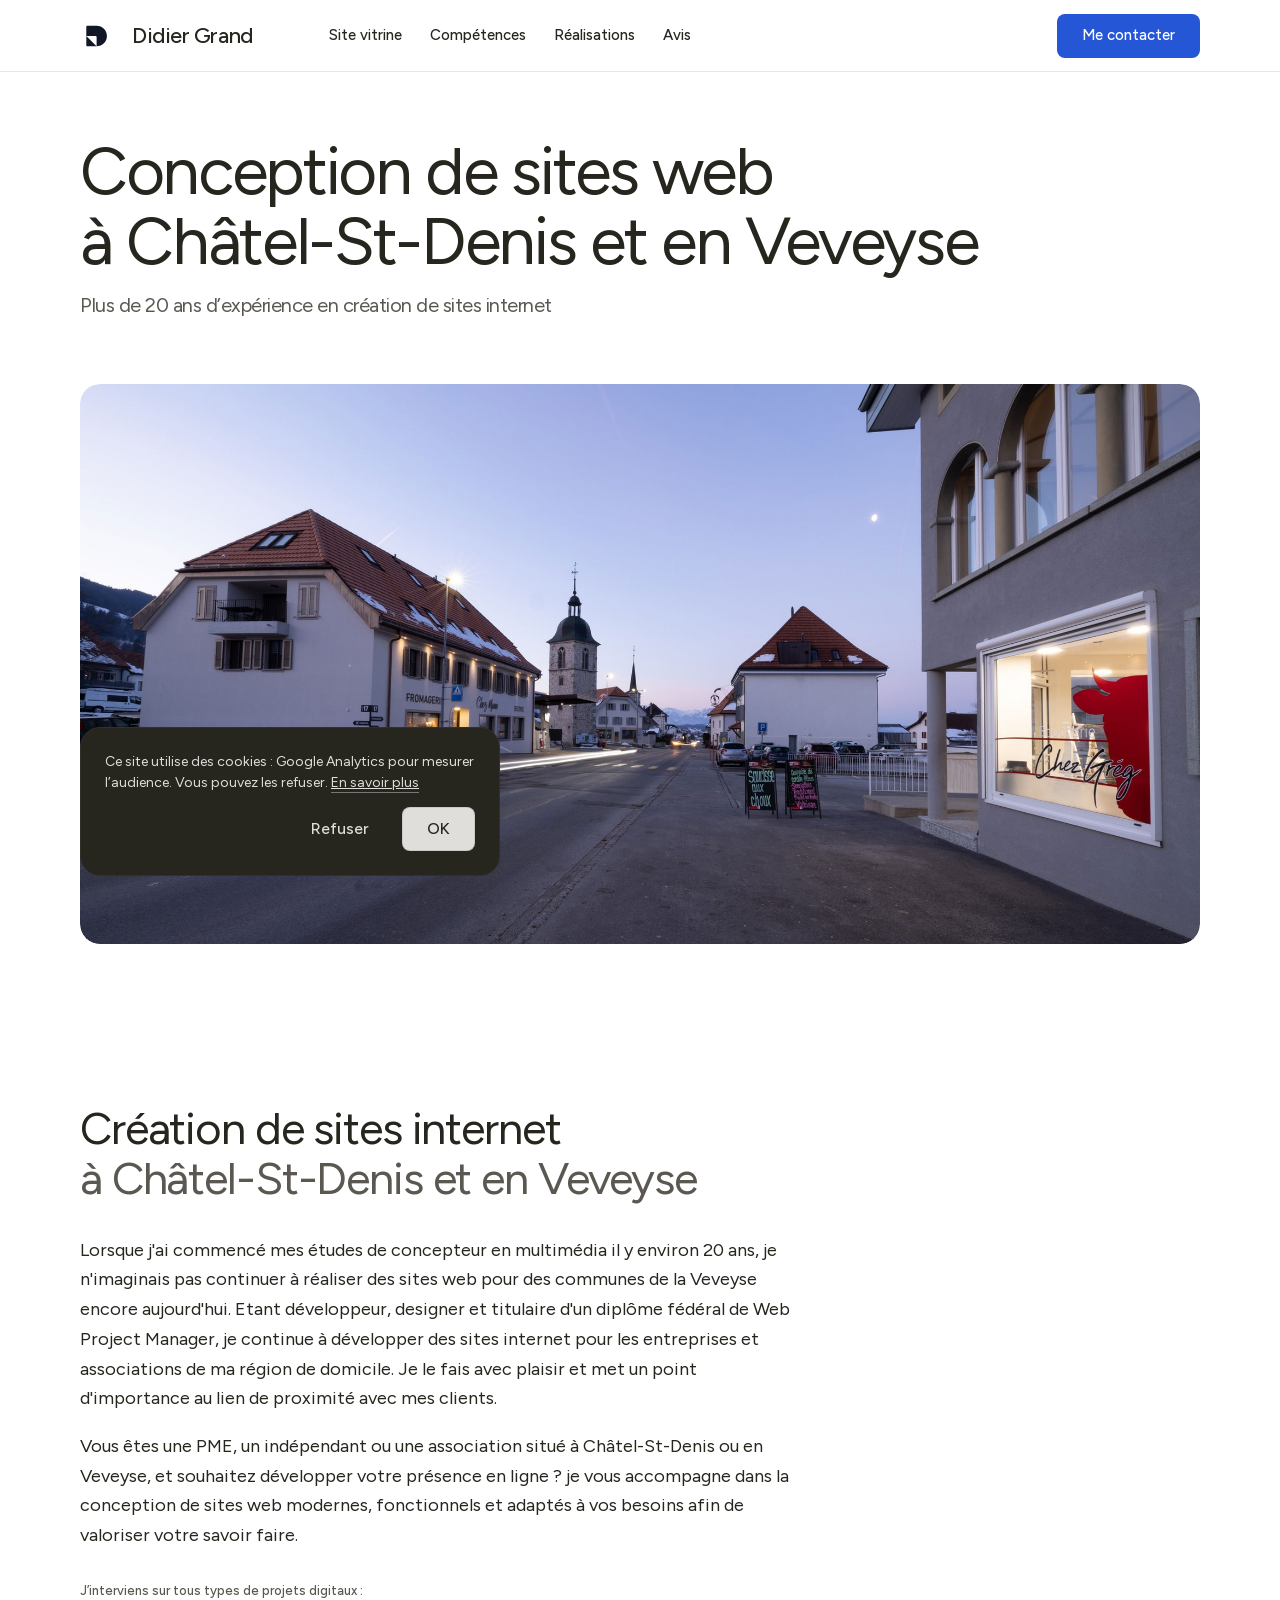
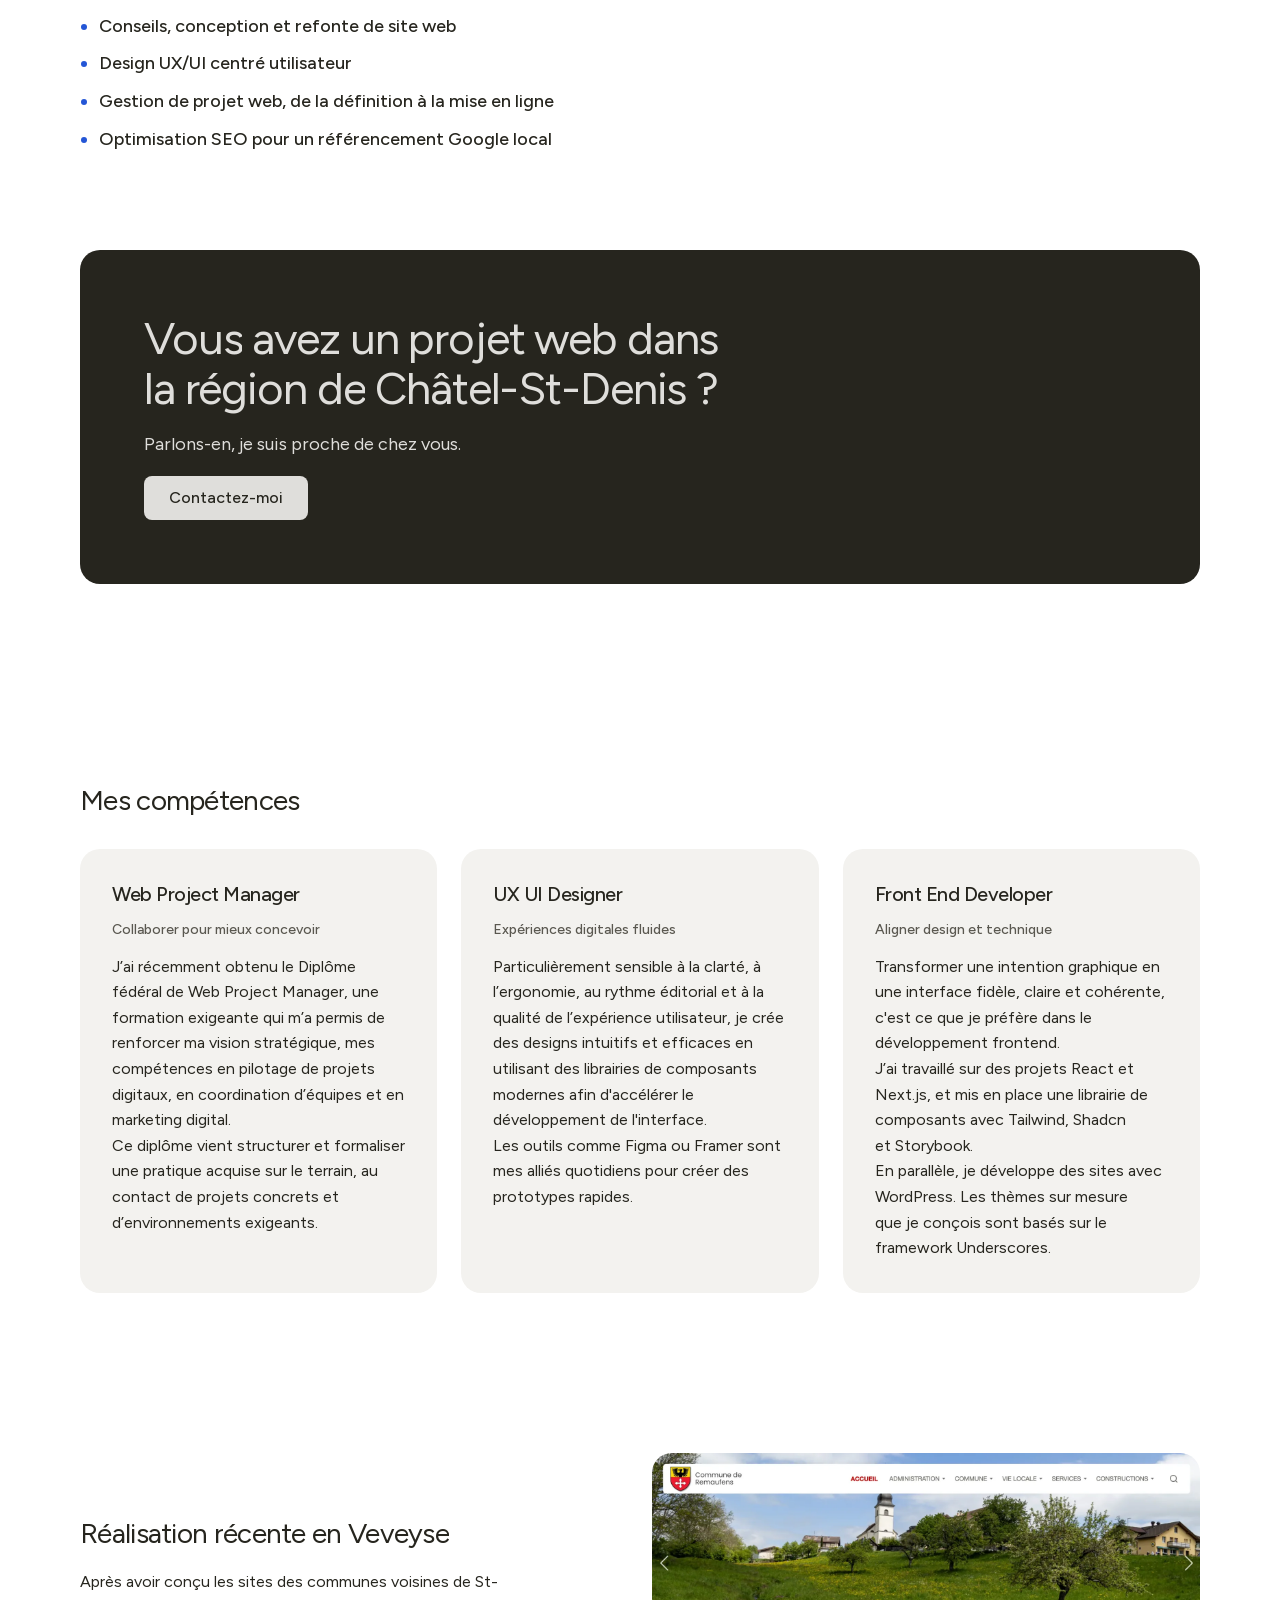
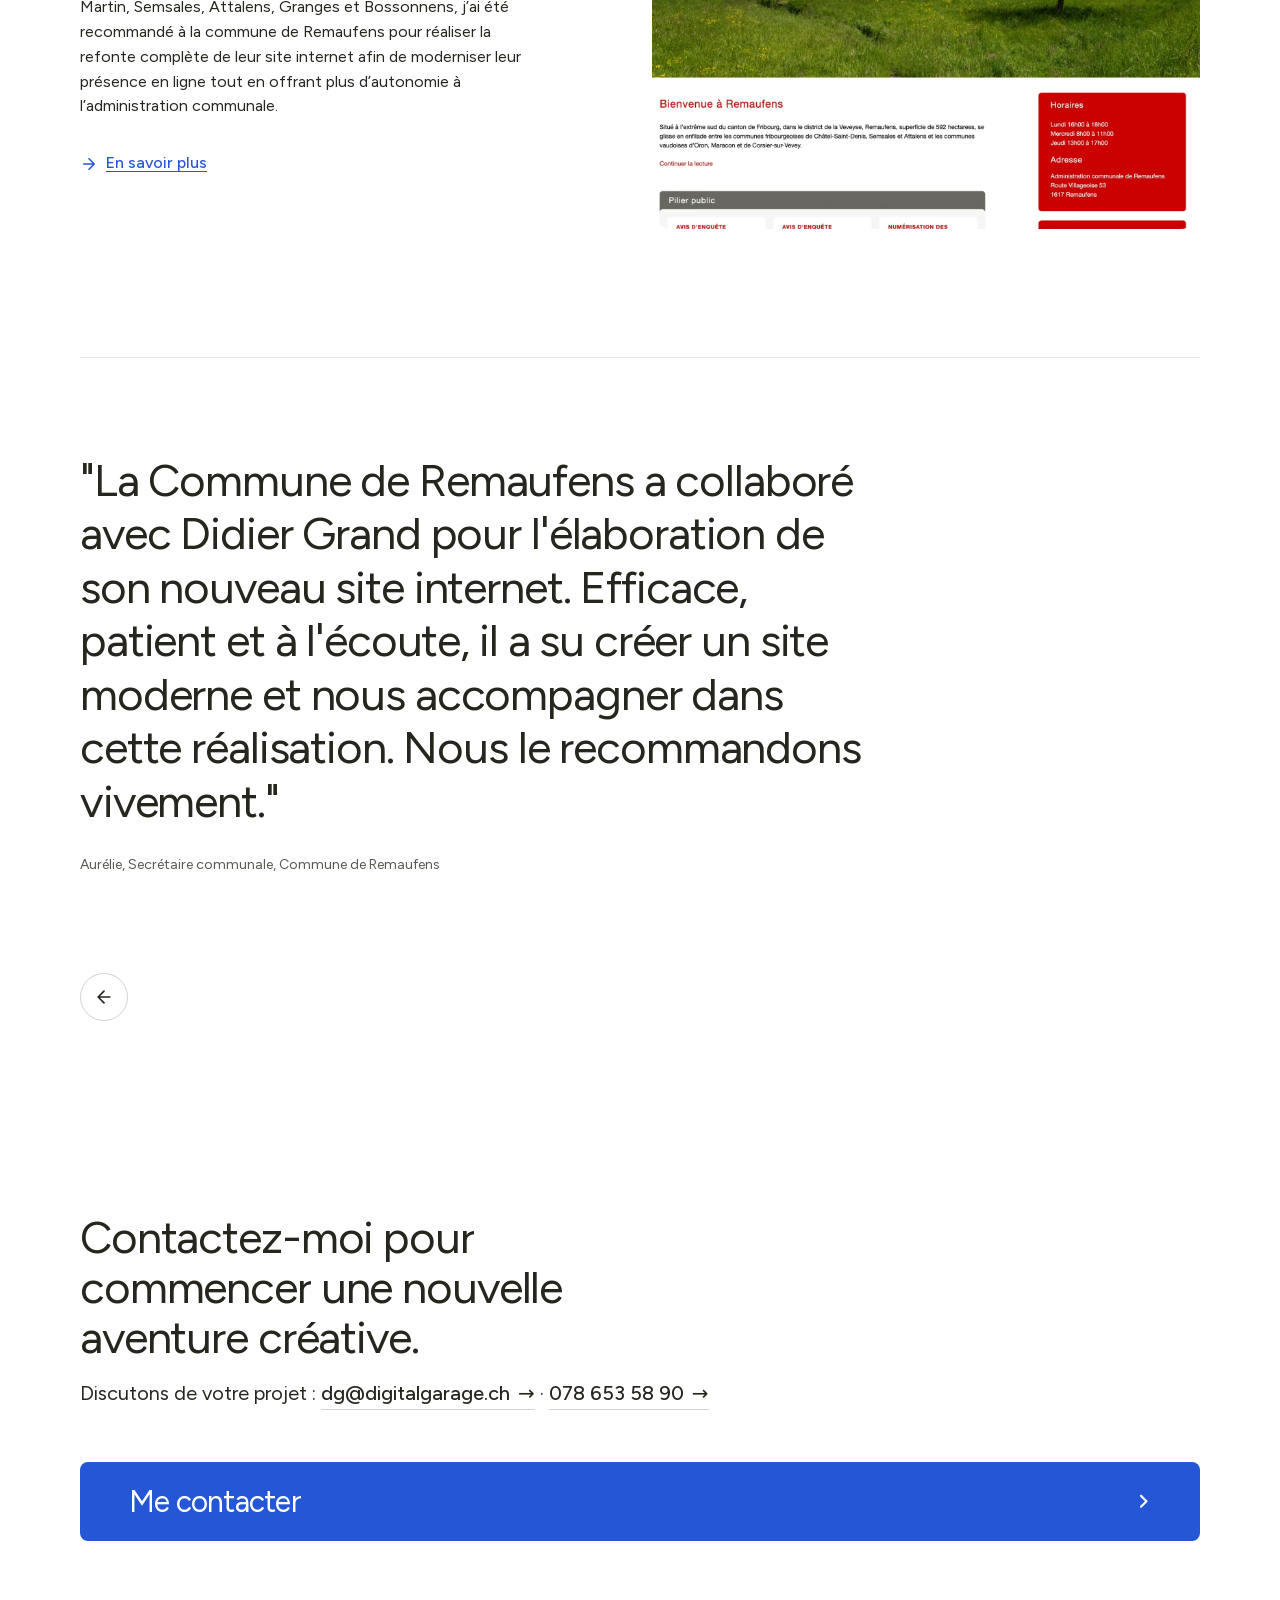
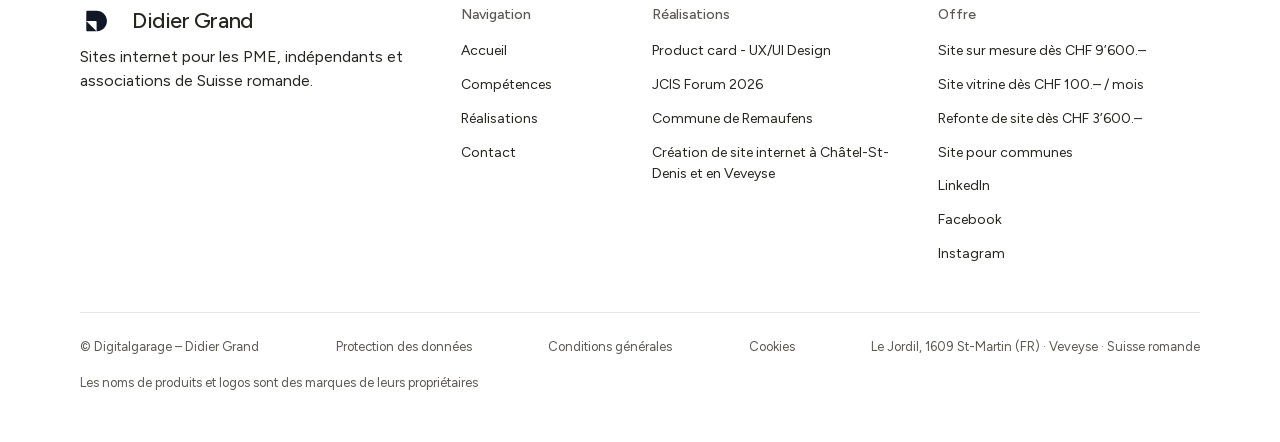
<file: conception-site-web-chatel-st-denis-veveyse.html>
<!doctype html>
<html lang="fr" data-type="service" data-radius="soft" data-buttons="solid" data-motion>
<head>
  <meta charset="utf-8">
  <meta name="viewport" content="width=device-width, initial-scale=1">
  <title>Conception de site web à Châtel-St-Denis (Veveyse) – Digitalgarage</title>
  <meta name="theme-color" content="#ffffff">
  <meta name="description" content="Création de sites internet à Châtel-St-Denis et en Veveyse pour PME, indépendants et associations : conseil, design UX/UI, gestion de projet web et SEO local.">
  <link rel="canonical" href="https://www.digitalgarage.ch/conception-site-web-chatel-st-denis-veveyse">
<meta property="og:url" content="https://www.digitalgarage.ch/conception-site-web-chatel-st-denis-veveyse">
  <meta property="og:type" content="website">
  <meta property="og:image" content="https://www.digitalgarage.ch/images/og-image.png">
  <link rel="icon" href="images/favicon.png">
  <link rel="apple-touch-icon" href="images/apple-touch-icon.png">
  <link rel="preload" href="assets/fonts/figtree-latin.woff2" as="font" type="font/woff2" crossorigin>
<link rel="stylesheet" href="assets/fonts/figtree.css">
  <link rel="stylesheet" href="css/theme.css?v=4">
  <link rel="stylesheet" href="css/site-motion.css?v=1">
  <script>document.documentElement.classList.add('hm-enter');setTimeout(()=>document.documentElement.classList.add('hm-enter-done'),700)</script>
  <script src="js/consent.js?v=3" defer></script>
</head>
<body class="page">

<header class="nav">
  <div class="wrap nav__bar">
    <a class="skip-link" href="#top">Aller au contenu</a>
    <a class="nav__logo" href="./" aria-label="Accueil Digitalgarage">
      <svg viewBox="0 0 45 45" aria-hidden="true"><circle cx="22.5" cy="22.5" r="22.5" fill="#fff"/><path d="M8.842 35.587c0 .8.65 1.45 1.45 1.45h13.069L8.842 22.518Z" fill="#111727"/><path d="M23.361 7.998H10.292c-.8 0-1.45.65-1.45 1.45v13.07h13.069c.8 0 1.45.65 1.45 1.45v13.069c8.016 0 14.52-6.504 14.52-14.52 0-8.015-6.504-14.519-14.52-14.519" fill="#111727"/></svg><span class="nav__name">Didier Grand</span></a>
    <nav class="nav__links" aria-label="Navigation principale">
      <div class="nav__item"><a class="nav__link" href="site-vitrine">Site vitrine</a></div>
      <div class="nav__item"><a class="nav__link" href="./#competences">Compétences</a></div>
      <div class="nav__item"><a class="nav__link" href="./#realisations">Réalisations</a></div>
      <div class="nav__item"><a class="nav__link" href="./#engagement">Avis</a></div>
    </nav>
    <div class="nav__actions">
      <a class="btn btn--primary" href="contact">Me contacter</a>
    </div>
    <button class="nav__toggle" type="button" aria-expanded="false" aria-label="Menu">
      <svg width="18" height="18" viewBox="0 0 18 18" aria-hidden="true"><path d="M2 5h14M2 13h14" stroke="currentColor" stroke-width="1.6" stroke-linecap="round"/></svg>
    </button>
  </div>
</header>

<main id="top" class="container">

  <header class="page-head">
    <h1 class="display">Conception de sites web<br>à Châtel-St-Denis et en Veveyse</h1>
    <h2 class="subtitle">Plus de 20 ans d’expérience en création de sites internet</h2>
  </header>

  <figure class="figure full" style="margin-top:0">
    <img src="images/chatel-st-denis.jpg" alt="Le site de la commune de Semsales à été le premier site internet professionnel que j'ai réalisé" width="2048" height="1024">
  </figure>

  <article class="article">
    <h2 class="big-split split-head">Création de sites internet <span>à Châtel-St-Denis et en Veveyse</span></h2>
    <p>Lorsque j'ai commencé mes études de concepteur en multimédia il y environ 20 ans, je n'imaginais pas continuer à réaliser des sites web pour des communes de la Veveyse encore aujourd'hui. Etant développeur, designer et titulaire d'un diplôme fédéral de Web Project Manager, je continue à développer des sites internet pour les entreprises et associations de ma région de domicile. Je le fais avec plaisir et met un point d'importance au lien de proximité avec mes clients.</p>
    <p>Vous êtes une PME, un indépendant ou une association situé à Châtel-St-Denis ou en Veveyse, et souhaitez développer votre présence en ligne&nbsp;? je vous accompagne dans la conception de sites web modernes, fonctionnels et adaptés à vos besoins afin de valoriser votre savoir faire.</p>

    <h3 class="eyebrow" style="margin-top:32px">J’interviens sur tous types de projets digitaux&nbsp;:</h3>
    <ul>
      <li><strong>Conseils, conception et refonte de site web</strong></li>
      <li><strong>Design UX/UI centré utilisateur</strong></li>
      <li><strong>Gestion de projet web, de la définition à la mise en ligne</strong></li>
      <li><strong>Optimisation SEO pour un référencement Google local</strong></li>
    </ul>

    <section class="cta-box">
      <h2 class="section-title">Vous avez un projet web dans la région de Châtel-St-Denis&nbsp;?</h2>
      <p class="lead">Parlons-en, je suis proche de chez vous.</p>
      <a class="btn" href="contact">Contactez-moi</a>
    </section>
  </article>

  <h2 class="h-32 center" style="margin:40px 0 32px">Mes compétences</h2>
  <section class="skills inpage" aria-label="Compétences">
    <article class="skill">
      <h3>Web Project Manager</h3>
      <p class="kicker">Collaborer pour mieux concevoir</p>
      <p>J’ai récemment obtenu le Diplôme fédéral de Web Project Manager, une formation exigeante qui m’a permis de renforcer ma vision stratégique, mes compétences en pilotage de projets digitaux, en coordination d’équipes et en marketing digital.<br>Ce diplôme vient structurer et formaliser une pratique acquise sur le terrain, au contact de projets concrets et d’environnements exigeants.</p>
    </article>
    <article class="skill">
      <h3>UX UI Designer</h3>
      <p class="kicker">Expériences digitales fluides</p>
      <p>Particulièrement sensible à la clarté, à l’ergonomie, au rythme éditorial et à la qualité de l’expérience utilisateur, je crée des designs intuitifs et efficaces en utilisant des librairies de composants modernes afin d'accélérer le développement de l'interface.<br>Les outils comme Figma ou Framer sont mes alliés quotidiens pour créer des prototypes rapides.</p>
    </article>
    <article class="skill">
      <h3>Front End Developer</h3>
      <p class="kicker">Aligner design et technique</p>
      <p>Transformer une intention graphique en une interface fidèle, claire et cohérente, c'est ce que je préfère dans le développement frontend.<br>J’ai travaillé sur des projets React et Next.js, et mis en place une librairie de composants avec Tailwind, Shadcn et Storybook.<br>En parallèle, je développe des sites avec WordPress. Les thèmes sur mesure que je conçois sont basés sur le framework Underscores.</p>
    </article>
  </section>

  <section class="project">
    <div class="body">
      <h2 class="h-32" style="margin-bottom:20px">Réalisation récente en Veveyse</h2>
      <p>Après avoir conçu les sites des communes voisines de St-Martin, Semsales, Attalens, Granges et Bossonnens, j’ai été recommandé à la commune de Remaufens pour réaliser la refonte complète de leur site internet afin de moderniser leur présence en ligne tout en offrant plus d’autonomie à l’administration communale.</p>
      <a class="more" href="remaufens">
        <svg viewBox="0 0 24 24" fill="none" stroke="currentColor" stroke-width="2" stroke-linecap="round" stroke-linejoin="round" aria-hidden="true"><path d="M5 12h14M12 5l7 7-7 7"/></svg>
        En savoir plus
      </a>
    </div>
    <a class="media" href="https://remaufens.ch" target="_blank" rel="noopener">
      <img src="images/remaufens-site.webp" alt="Site internet de la commune de Remaufens, en Veveyse, dans le canton de Fribourg" loading="lazy" width="1600" height="1098">
    </a>
  </section>

  <section class="quote">
    <blockquote>"La Commune de Remaufens a collaboré avec Didier Grand pour l'élaboration de son nouveau site internet. Efficace, patient et à l'écoute, il a su créer un site moderne et nous accompagner dans cette réalisation. Nous le recommandons vivement."</blockquote>
    <cite>Aurélie, Secrétaire communale, Commune de Remaufens</cite>
  </section>

  <nav class="back">
    <a href="./" aria-label="Retour à l'accueil">
      <svg viewBox="0 0 24 24" fill="none" stroke="currentColor" stroke-width="2" stroke-linecap="round" stroke-linejoin="round" aria-hidden="true"><path d="M19 12H5M12 19l-7-7 7-7"/></svg>
    </a>
  </nav>

</main>

<footer class="footer closing" aria-labelledby="close-h">
  <div class="wrap">
    <div class="closing__cta close--type">
      <div class="section-head">
        <h2 id="close-h">Contactez-moi pour commencer une nouvelle aventure créative.</h2>
        <p>Discutons de votre projet&nbsp;: <a class="link" href="mailto:dg@digitalgarage.ch">dg@digitalgarage.ch</a> · <a class="link" href="tel:+41786535890">078 653 58 90</a></p>
      </div>
      <a class="btn btn--primary btn--xl btn--wide" href="contact">Me contacter<svg class="m-arrow" viewBox="0 0 12 12" aria-hidden="true"><path class="m-arrow__stem" d="M1 6h8"/><path class="m-arrow__head" d="M4.5 2.5 8 6l-3.5 3.5"/></svg></a>
    </div>
    <div class="closing__links">
      <div class="grid">
        <div class="span-4 stack-4">
          <a class="nav__logo" href="./"><svg viewBox="0 0 45 45" aria-hidden="true"><circle cx="22.5" cy="22.5" r="22.5" fill="#fff"/><path d="M8.842 35.587c0 .8.65 1.45 1.45 1.45h13.069L8.842 22.518Z" fill="#111727"/><path d="M23.361 7.998H10.292c-.8 0-1.45.65-1.45 1.45v13.07h13.069c.8 0 1.45.65 1.45 1.45v13.069c8.016 0 14.52-6.504 14.52-14.52 0-8.015-6.504-14.519-14.52-14.519" fill="#111727"/></svg>Didier Grand</a>
          <p>Sites internet pour les PME, indépendants et associations de Suisse romande.</p>
        </div>
        <div class="span-2 footer__col"><h3>Navigation</h3><ul><li><a href="./">Accueil</a></li><li><a href="./#competences">Compétences</a></li><li><a href="./#realisations">Réalisations</a></li><li><a href="contact">Contact</a></li></ul></div>
        <div class="span-3 footer__col"><h3>Réalisations</h3><ul><li><a href="projet-scott-product-card">Product card - UX/UI Design</a></li><li><a href="site-web-jcis-forum-2026">JCIS Forum 2026</a></li><li><a href="remaufens">Commune de Remaufens</a></li><li><a href="conception-site-web-chatel-st-denis-veveyse">Création de site internet à Châtel-St-Denis et en Veveyse</a></li></ul></div>
        <div class="span-3 footer__col"><h3>Offre</h3><ul><li><a href="site-sur-mesure">Site sur mesure dès CHF 9’600.–</a></li><li><a href="site-vitrine">Site vitrine dès CHF 100.– / mois</a></li><li><a href="refonte">Refonte de site dès CHF 3’600.–</a></li><li><a href="communes">Site pour communes</a></li><li><a href="https://www.linkedin.com/in/didiergrand/" target="_blank" rel="noopener">LinkedIn</a></li><li><a href="https://www.facebook.com/digitalgarage.ch" target="_blank" rel="noopener">Facebook</a></li><li><a href="https://www.instagram.com/digitalgarage.ch/" target="_blank" rel="noopener">Instagram</a></li></ul></div>
      </div>
      <div class="footer__legal">
        <span>© Digitalgarage – Didier Grand</span>
        <a href="confidentialite">Protection des données</a>
        <a href="conditions-generales">Conditions générales</a>
        <a href="#cookies" id="cookies">Cookies</a>
        <span>Le Jordil, 1609 St-Martin (FR) · Veveyse · Suisse romande</span>
        <span>Les noms de produits et logos sont des marques de leurs propriétaires</span>
      </div>
    </div>
  </div>
</footer>

<script src="js/site.js?v=1" defer></script>
<script type="module" src="assets/system.js"></script>
<script type="module" src="assets/motion/motion.js"></script>
<script src="js/site-motion.js?v=1" defer></script>
</body>
</html>
</file>
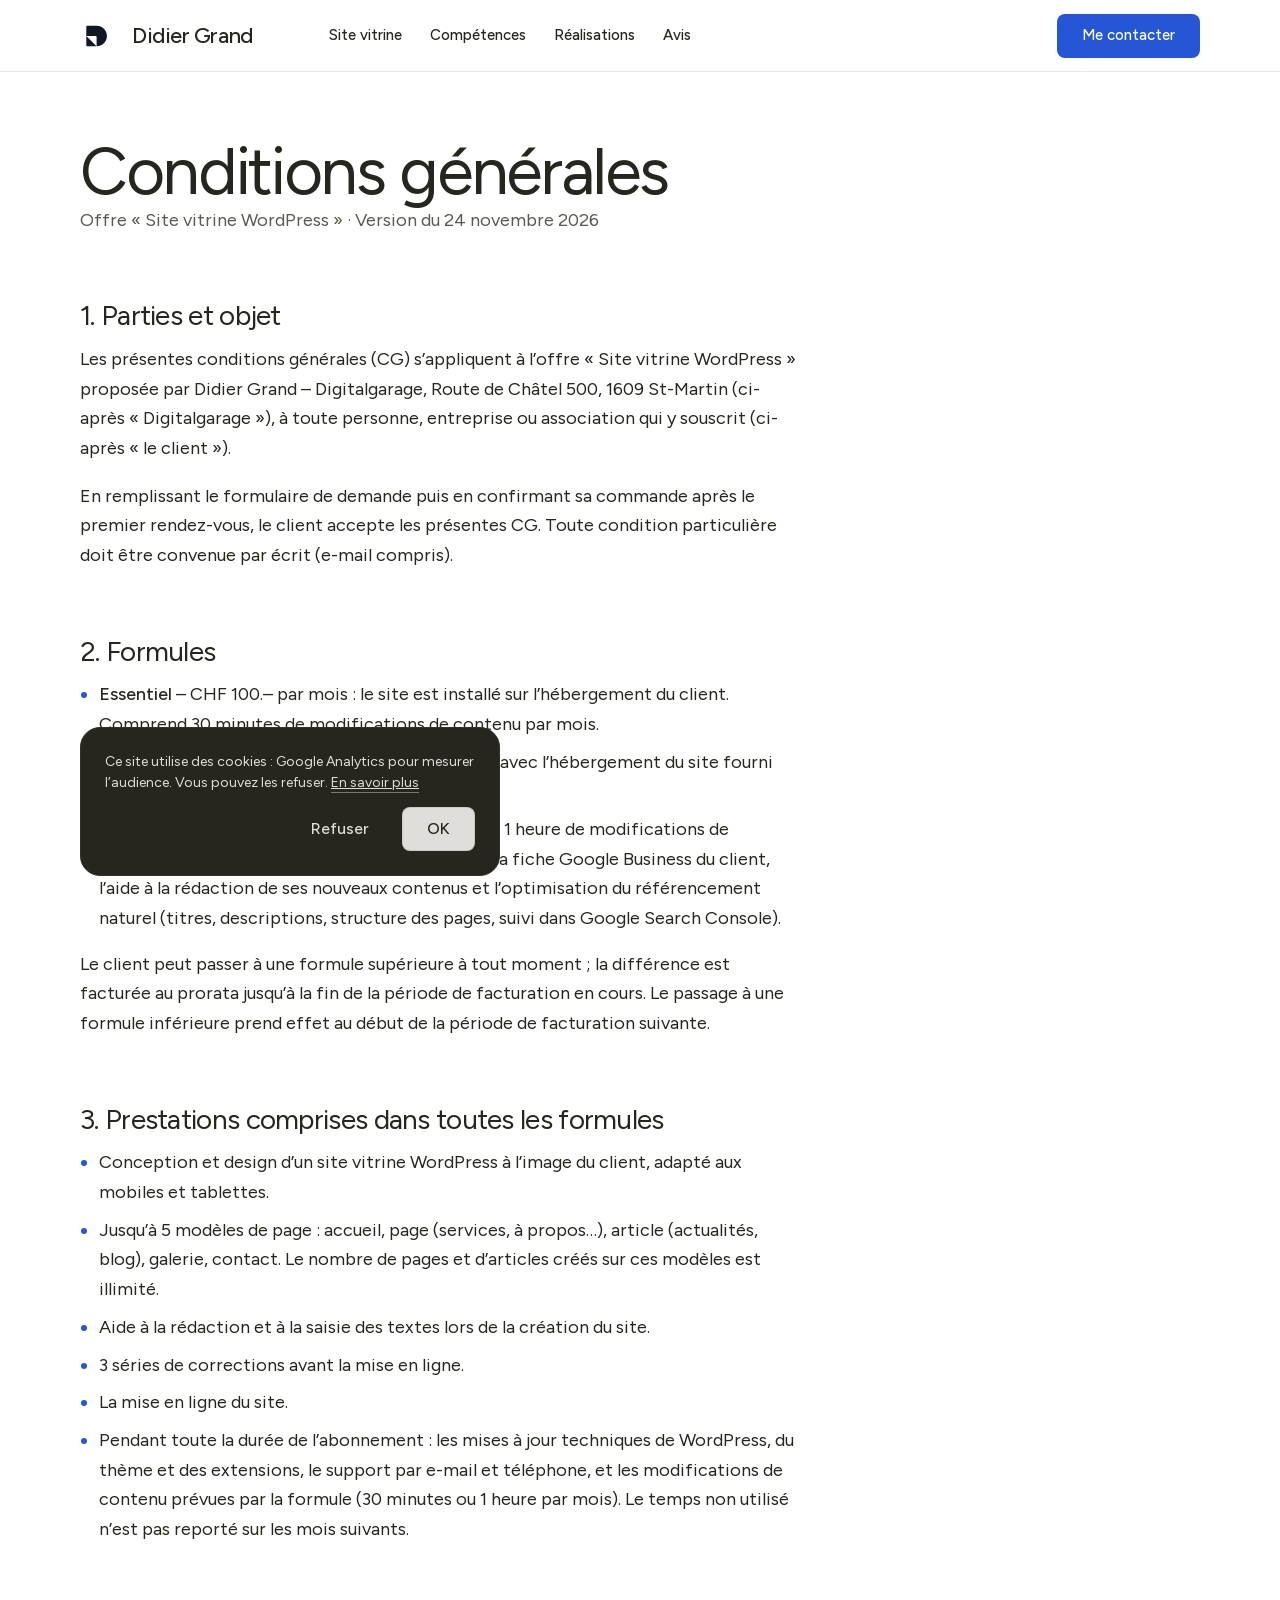
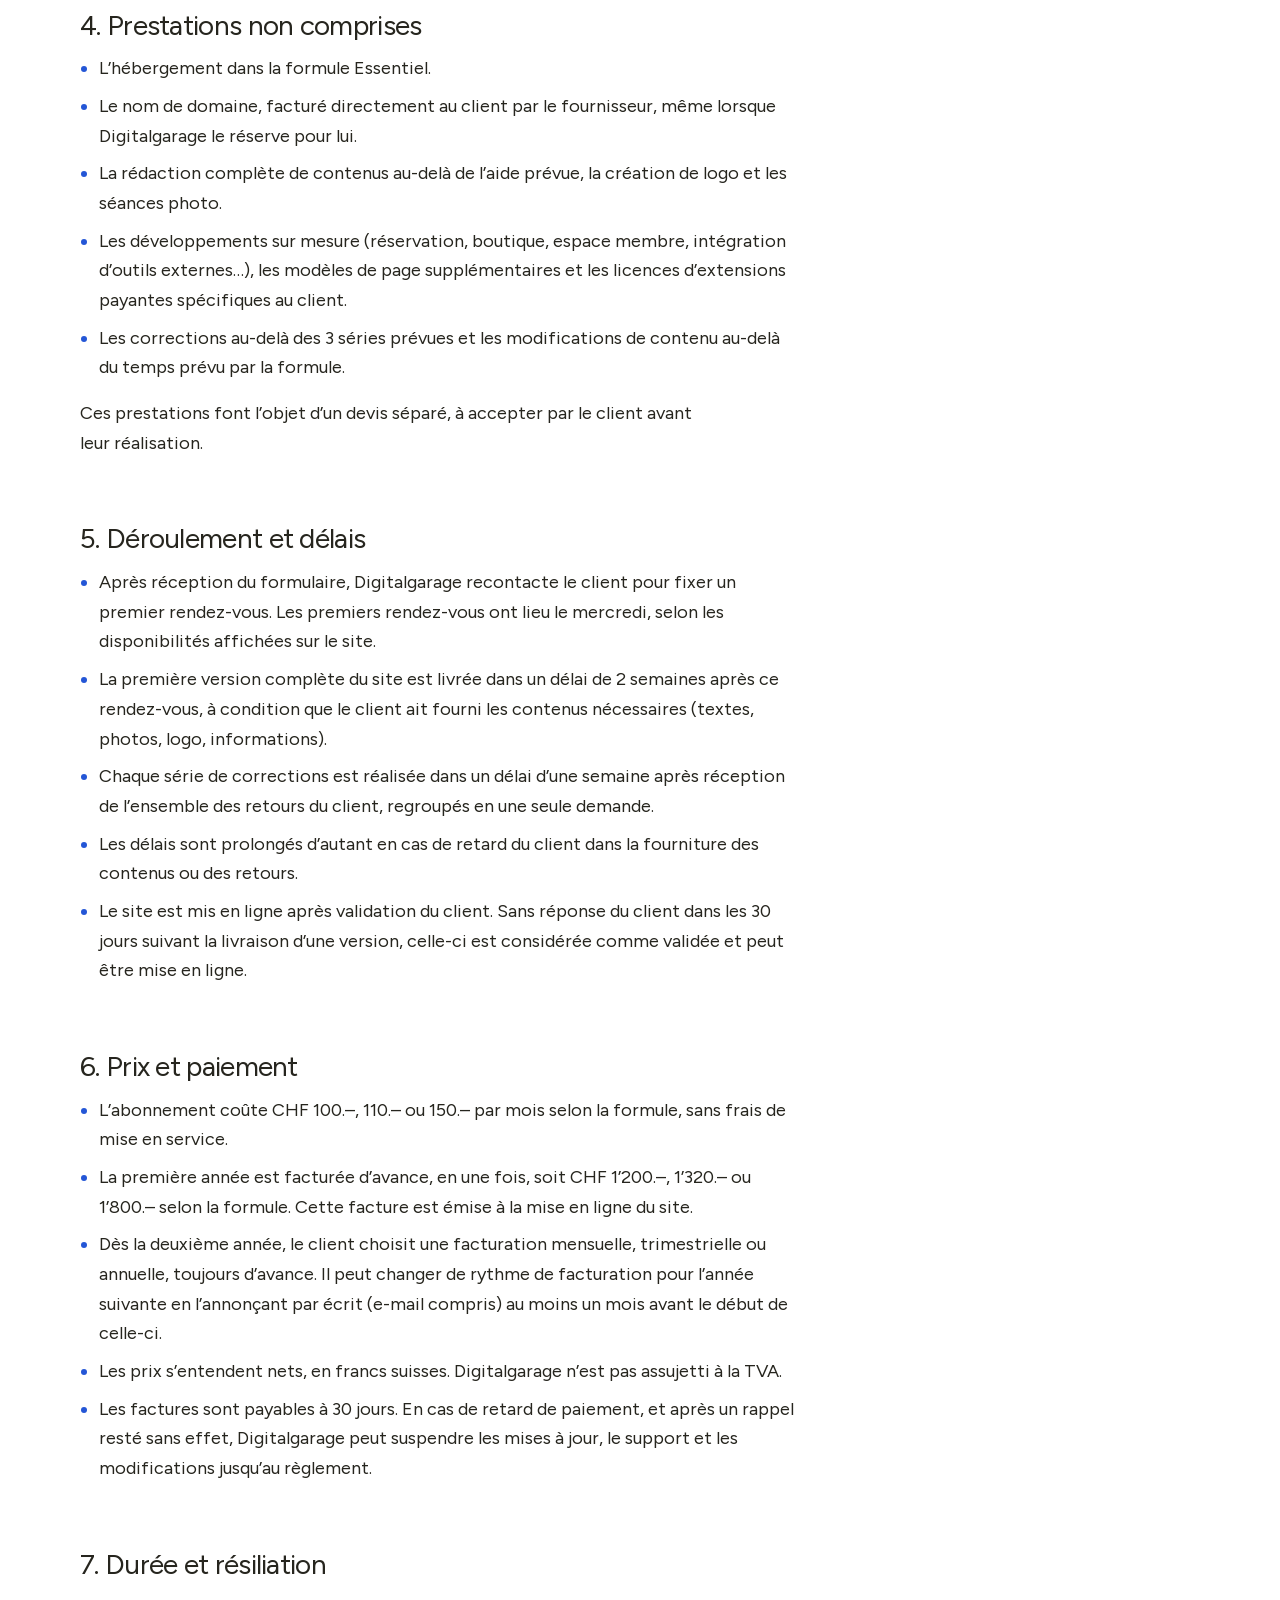
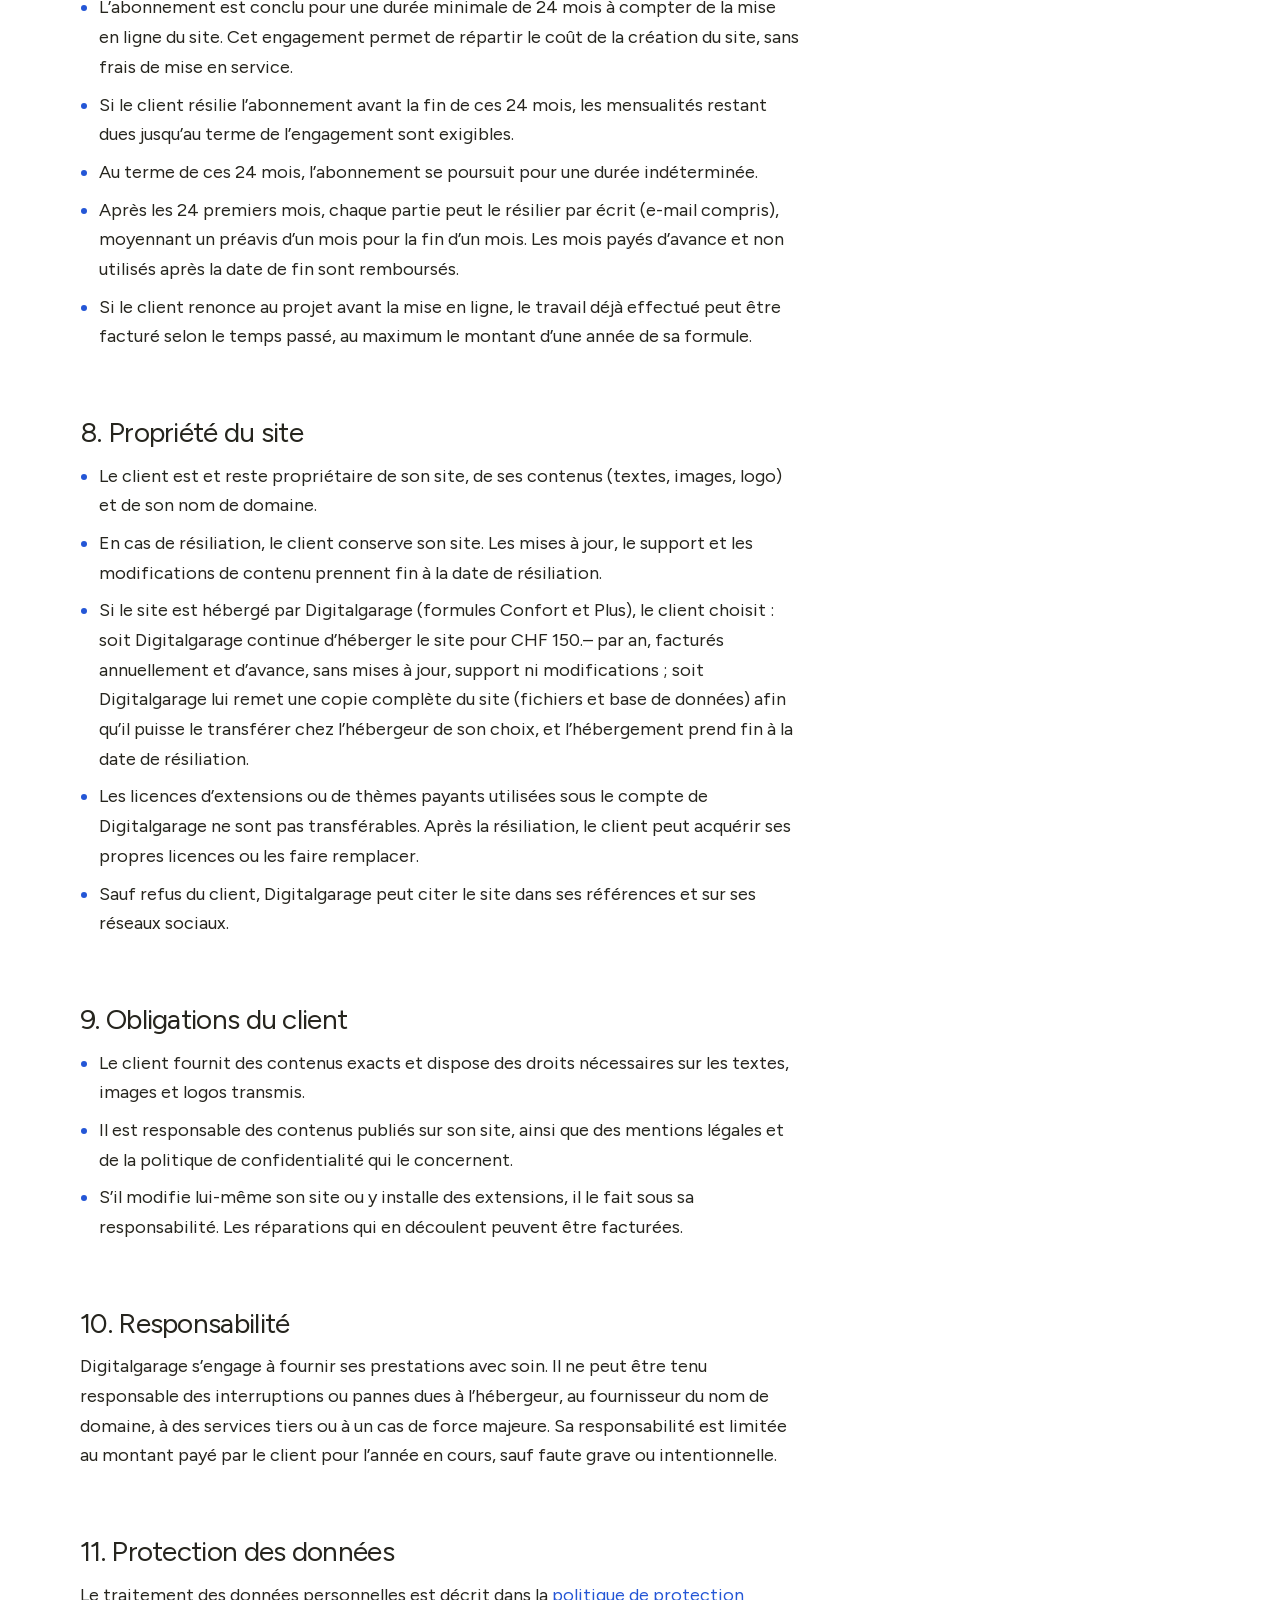
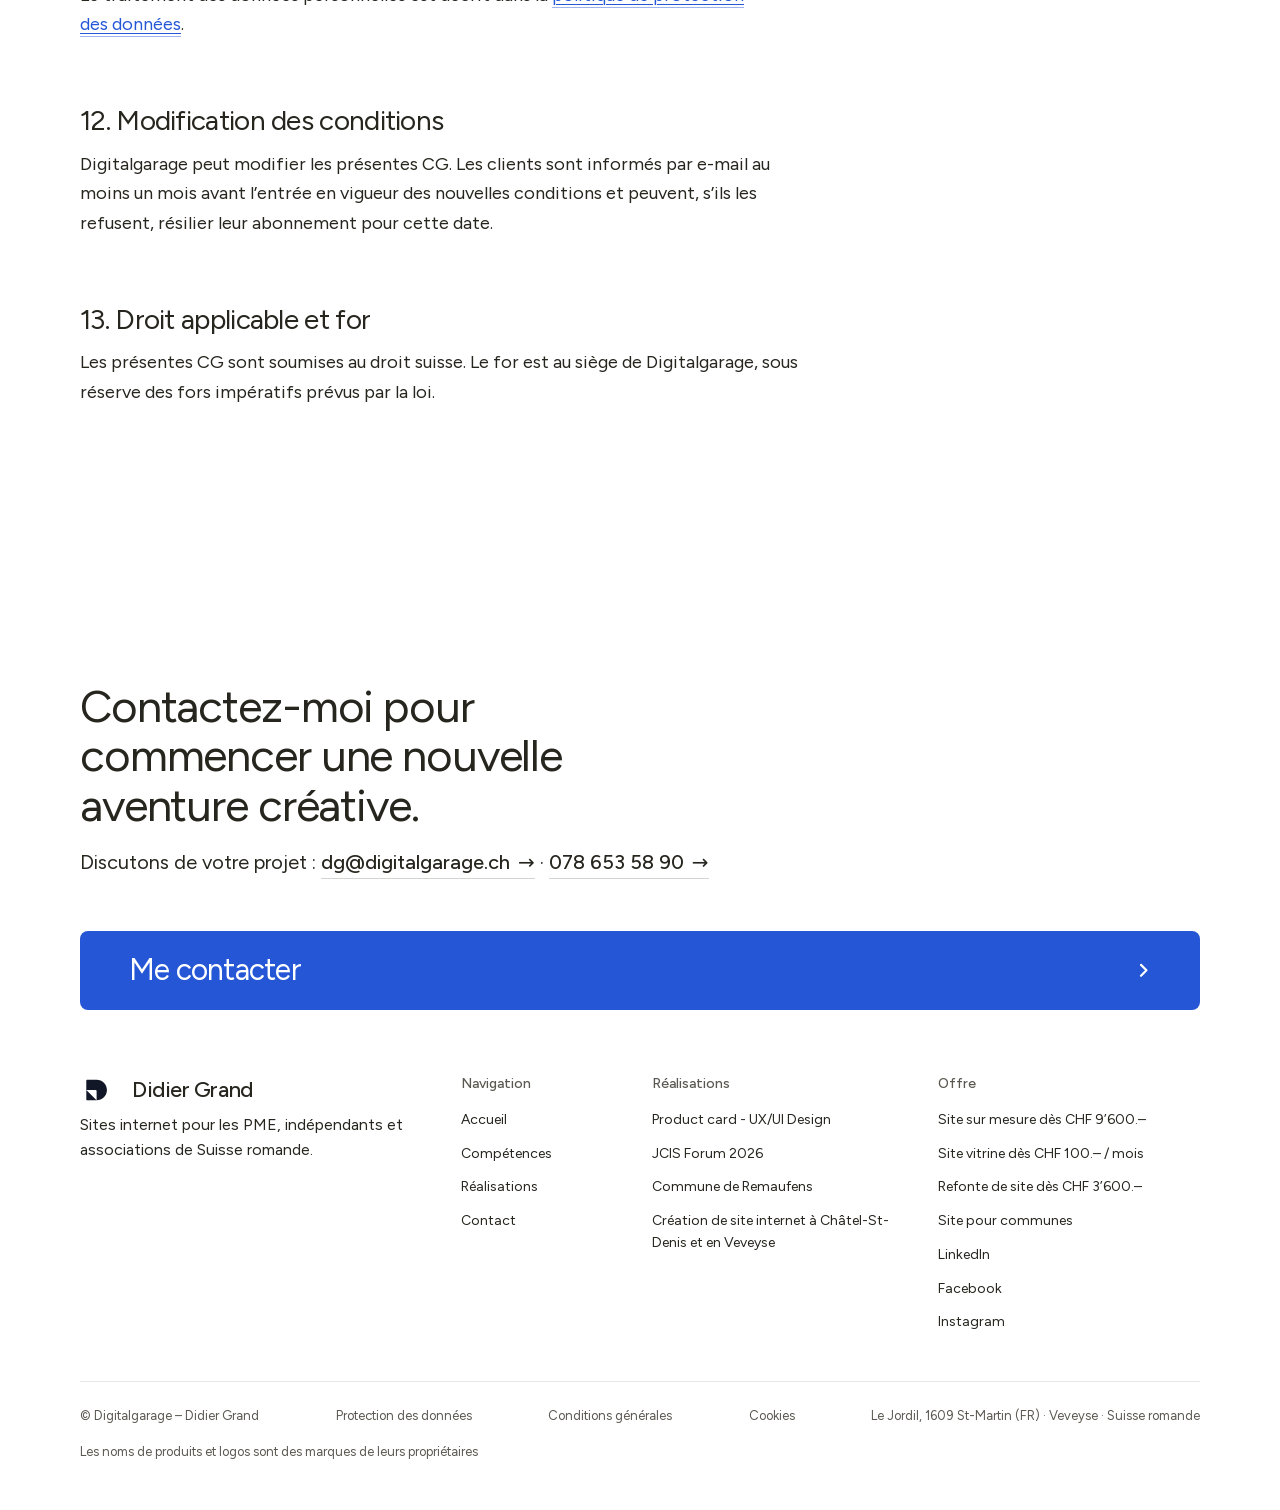
<file: conditions-generales.html>
<!doctype html>
<html lang="fr" data-type="service" data-radius="soft" data-buttons="solid" data-motion>
<head>
  <meta charset="utf-8">
  <meta name="viewport" content="width=device-width, initial-scale=1">
  <title>Conditions générales – Site vitrine Digitalgarage</title>
  <meta name="theme-color" content="#ffffff">
  <meta name="description" content="Conditions générales de l’offre site vitrine WordPress de Digitalgarage : prestations, délais, corrections, prix, durée, résiliation et propriété du site.">
  <link rel="canonical" href="https://www.digitalgarage.ch/conditions-generales">
<meta property="og:url" content="https://www.digitalgarage.ch/conditions-generales">
  <meta name="robots" content="noindex">
  <meta property="og:type" content="website">
  <meta property="og:image" content="https://www.digitalgarage.ch/images/og-image.png">
  <link rel="icon" href="images/favicon.png">
  <link rel="apple-touch-icon" href="images/apple-touch-icon.png">
  <link rel="preload" href="assets/fonts/figtree-latin.woff2" as="font" type="font/woff2" crossorigin>
<link rel="stylesheet" href="assets/fonts/figtree.css">
  <link rel="stylesheet" href="css/theme.css?v=4">
  <script src="js/consent.js?v=3" defer></script>
</head>
<body class="page">

<header class="nav">
  <div class="wrap nav__bar">
    <a class="skip-link" href="#top">Aller au contenu</a>
    <a class="nav__logo" href="./" aria-label="Accueil Digitalgarage">
      <svg viewBox="0 0 45 45" aria-hidden="true"><circle cx="22.5" cy="22.5" r="22.5" fill="#fff"/><path d="M8.842 35.587c0 .8.65 1.45 1.45 1.45h13.069L8.842 22.518Z" fill="#111727"/><path d="M23.361 7.998H10.292c-.8 0-1.45.65-1.45 1.45v13.07h13.069c.8 0 1.45.65 1.45 1.45v13.069c8.016 0 14.52-6.504 14.52-14.52 0-8.015-6.504-14.519-14.52-14.519" fill="#111727"/></svg><span class="nav__name">Didier Grand</span></a>
    <nav class="nav__links" aria-label="Navigation principale">
      <div class="nav__item"><a class="nav__link" href="site-vitrine">Site vitrine</a></div>
      <div class="nav__item"><a class="nav__link" href="./#competences">Compétences</a></div>
      <div class="nav__item"><a class="nav__link" href="./#realisations">Réalisations</a></div>
      <div class="nav__item"><a class="nav__link" href="./#engagement">Avis</a></div>
    </nav>
    <div class="nav__actions">
      <a class="btn btn--primary" href="contact">Me contacter</a>
    </div>
    <button class="nav__toggle" type="button" aria-expanded="false" aria-label="Menu">
      <svg width="18" height="18" viewBox="0 0 18 18" aria-hidden="true"><path d="M2 5h14M2 13h14" stroke="currentColor" stroke-width="1.6" stroke-linecap="round"/></svg>
    </button>
  </div>
</header>

<main id="top" class="container">
  <article class="article legal">
    <h1>Conditions générales</h1>
    <p class="muted">Offre « Site vitrine WordPress » · Version du 24 novembre 2026</p>

    <h2>1. Parties et objet</h2>
    <p>Les présentes conditions générales (CG) s’appliquent à l’offre « Site vitrine WordPress » proposée par Didier Grand – Digitalgarage, Route de Châtel 500, 1609 St-Martin (ci-après « Digitalgarage »), à toute personne, entreprise ou association qui y souscrit (ci-après « le client »).</p>
    <p>En remplissant le formulaire de demande puis en confirmant sa commande après le premier rendez-vous, le client accepte les présentes CG. Toute condition particulière doit être convenue par écrit (e-mail compris).</p>

    <h2>2. Formules</h2>
    <ul>
      <li><strong>Essentiel</strong> – CHF 100.– par mois&nbsp;: le site est installé sur l’hébergement du client. Comprend 30 minutes de modifications de contenu par mois.</li>
      <li><strong>Confort</strong> – CHF 110.– par mois&nbsp;: comme Essentiel, avec l’hébergement du site fourni par Digitalgarage.</li>
      <li><strong>Plus</strong> – CHF 150.– par mois&nbsp;: comme Confort, avec 1 heure de modifications de contenu par mois, la création et la mise à jour de la fiche Google Business du client, l’aide à la rédaction de ses nouveaux contenus et l’optimisation du référencement naturel (titres, descriptions, structure des pages, suivi dans Google Search Console).</li>
    </ul>
    <p>Le client peut passer à une formule supérieure à tout moment&nbsp;; la différence est facturée au prorata jusqu’à la fin de la période de facturation en cours. Le passage à une formule inférieure prend effet au début de la période de facturation suivante.</p>

    <h2>3. Prestations comprises dans toutes les formules</h2>
    <ul>
      <li>Conception et design d’un site vitrine WordPress à l’image du client, adapté aux mobiles et tablettes.</li>
      <li>Jusqu’à 5 modèles de page&nbsp;: accueil, page (services, à propos…), article (actualités, blog), galerie, contact. Le nombre de pages et d’articles créés sur ces modèles est illimité.</li>
      <li>Aide à la rédaction et à la saisie des textes lors de la création du site.</li>
      <li>3 séries de corrections avant la mise en ligne.</li>
      <li>La mise en ligne du site.</li>
      <li>Pendant toute la durée de l’abonnement&nbsp;: les mises à jour techniques de WordPress, du thème et des extensions, le support par e-mail et téléphone, et les modifications de contenu prévues par la formule (30 minutes ou 1 heure par mois). Le temps non utilisé n’est pas reporté sur les mois suivants.</li>
    </ul>

    <h2>4. Prestations non comprises</h2>
    <ul>
      <li>L’hébergement dans la formule Essentiel.</li>
      <li>Le nom de domaine, facturé directement au client par le fournisseur, même lorsque Digitalgarage le réserve pour lui.</li>
      <li>La rédaction complète de contenus au-delà de l’aide prévue, la création de logo et les séances photo.</li>
      <li>Les développements sur mesure (réservation, boutique, espace membre, intégration d’outils externes…), les modèles de page supplémentaires et les licences d’extensions payantes spécifiques au client.</li>
      <li>Les corrections au-delà des 3 séries prévues et les modifications de contenu au-delà du temps prévu par la formule.</li>
    </ul>
    <p>Ces prestations font l’objet d’un devis séparé, à accepter par le client avant leur réalisation.</p>

    <h2>5. Déroulement et délais</h2>
    <ul>
      <li>Après réception du formulaire, Digitalgarage recontacte le client pour fixer un premier rendez-vous. Les premiers rendez-vous ont lieu le mercredi, selon les disponibilités affichées sur le site.</li>
      <li>La première version complète du site est livrée dans un délai de 2 semaines après ce rendez-vous, à condition que le client ait fourni les contenus nécessaires (textes, photos, logo, informations).</li>
      <li>Chaque série de corrections est réalisée dans un délai d’une semaine après réception de l’ensemble des retours du client, regroupés en une seule demande.</li>
      <li>Les délais sont prolongés d’autant en cas de retard du client dans la fourniture des contenus ou des retours.</li>
      <li>Le site est mis en ligne après validation du client. Sans réponse du client dans les 30 jours suivant la livraison d’une version, celle-ci est considérée comme validée et peut être mise en ligne.</li>
    </ul>

    <h2>6. Prix et paiement</h2>
    <ul>
      <li>L’abonnement coûte CHF 100.–, 110.– ou 150.– par mois selon la formule, sans frais de mise en service.</li>
      <li>La première année est facturée d’avance, en une fois, soit CHF 1’200.–, 1’320.– ou 1’800.– selon la formule. Cette facture est émise à la mise en ligne du site.</li>
      <li>Dès la deuxième année, le client choisit une facturation mensuelle, trimestrielle ou annuelle, toujours d’avance. Il peut changer de rythme de facturation pour l’année suivante en l’annonçant par écrit (e-mail compris) au moins un mois avant le début de celle-ci.</li>
      <li>Les prix s’entendent nets, en francs suisses. Digitalgarage n’est pas assujetti à la TVA.</li>
      <li>Les factures sont payables à 30 jours. En cas de retard de paiement, et après un rappel resté sans effet, Digitalgarage peut suspendre les mises à jour, le support et les modifications jusqu’au règlement.</li>
    </ul>

    <h2>7. Durée et résiliation</h2>
    <ul>
      <li>L’abonnement est conclu pour une durée minimale de 24 mois à compter de la mise en ligne du site. Cet engagement permet de répartir le coût de la création du site, sans frais de mise en service.</li>
      <li>Si le client résilie l’abonnement avant la fin de ces 24 mois, les mensualités restant dues jusqu’au terme de l’engagement sont exigibles.</li>
      <li>Au terme de ces 24 mois, l’abonnement se poursuit pour une durée indéterminée.</li>
      <li>Après les 24 premiers mois, chaque partie peut le résilier par écrit (e-mail compris), moyennant un préavis d’un mois pour la fin d’un mois. Les mois payés d’avance et non utilisés après la date de fin sont remboursés.</li>
      <li>Si le client renonce au projet avant la mise en ligne, le travail déjà effectué peut être facturé selon le temps passé, au maximum le montant d’une année de sa formule.</li>
    </ul>

    <h2>8. Propriété du site</h2>
    <ul>
      <li>Le client est et reste propriétaire de son site, de ses contenus (textes, images, logo) et de son nom de domaine.</li>
      <li>En cas de résiliation, le client conserve son site. Les mises à jour, le support et les modifications de contenu prennent fin à la date de résiliation.</li>
      <li>Si le site est hébergé par Digitalgarage (formules Confort et Plus), le client choisit&nbsp;: soit Digitalgarage continue d’héberger le site pour CHF 150.– par an, facturés annuellement et d’avance, sans mises à jour, support ni modifications&nbsp;; soit Digitalgarage lui remet une copie complète du site (fichiers et base de données) afin qu’il puisse le transférer chez l’hébergeur de son choix, et l’hébergement prend fin à la date de résiliation.</li>
      <li>Les licences d’extensions ou de thèmes payants utilisées sous le compte de Digitalgarage ne sont pas transférables. Après la résiliation, le client peut acquérir ses propres licences ou les faire remplacer.</li>
      <li>Sauf refus du client, Digitalgarage peut citer le site dans ses références et sur ses réseaux sociaux.</li>
    </ul>

    <h2>9. Obligations du client</h2>
    <ul>
      <li>Le client fournit des contenus exacts et dispose des droits nécessaires sur les textes, images et logos transmis.</li>
      <li>Il est responsable des contenus publiés sur son site, ainsi que des mentions légales et de la politique de confidentialité qui le concernent.</li>
      <li>S’il modifie lui-même son site ou y installe des extensions, il le fait sous sa responsabilité. Les réparations qui en découlent peuvent être facturées.</li>
    </ul>

    <h2>10. Responsabilité</h2>
    <p>Digitalgarage s’engage à fournir ses prestations avec soin. Il ne peut être tenu responsable des interruptions ou pannes dues à l’hébergeur, au fournisseur du nom de domaine, à des services tiers ou à un cas de force majeure. Sa responsabilité est limitée au montant payé par le client pour l’année en cours, sauf faute grave ou intentionnelle.</p>

    <h2>11. Protection des données</h2>
    <p>Le traitement des données personnelles est décrit dans la <a href="confidentialite">politique de protection des données</a>.</p>

    <h2>12. Modification des conditions</h2>
    <p>Digitalgarage peut modifier les présentes CG. Les clients sont informés par e-mail au moins un mois avant l’entrée en vigueur des nouvelles conditions et peuvent, s’ils les refusent, résilier leur abonnement pour cette date.</p>

    <h2>13. Droit applicable et for</h2>
    <p>Les présentes CG sont soumises au droit suisse. Le for est au siège de Digitalgarage, sous réserve des fors impératifs prévus par la loi.</p>
  </article>
</main>

<footer class="footer closing" aria-labelledby="close-h">
  <div class="wrap">
    <div class="closing__cta close--type">
      <div class="section-head">
        <h2 id="close-h">Contactez-moi pour commencer une nouvelle aventure créative.</h2>
        <p>Discutons de votre projet&nbsp;: <a class="link" href="mailto:dg@digitalgarage.ch">dg@digitalgarage.ch</a> · <a class="link" href="tel:+41786535890">078 653 58 90</a></p>
      </div>
      <a class="btn btn--primary btn--xl btn--wide" href="contact">Me contacter<svg class="m-arrow" viewBox="0 0 12 12" aria-hidden="true"><path class="m-arrow__stem" d="M1 6h8"/><path class="m-arrow__head" d="M4.5 2.5 8 6l-3.5 3.5"/></svg></a>
    </div>
    <div class="closing__links">
      <div class="grid">
        <div class="span-4 stack-4">
          <a class="nav__logo" href="./"><svg viewBox="0 0 45 45" aria-hidden="true"><circle cx="22.5" cy="22.5" r="22.5" fill="#fff"/><path d="M8.842 35.587c0 .8.65 1.45 1.45 1.45h13.069L8.842 22.518Z" fill="#111727"/><path d="M23.361 7.998H10.292c-.8 0-1.45.65-1.45 1.45v13.07h13.069c.8 0 1.45.65 1.45 1.45v13.069c8.016 0 14.52-6.504 14.52-14.52 0-8.015-6.504-14.519-14.52-14.519" fill="#111727"/></svg>Didier Grand</a>
          <p>Sites internet pour les PME, indépendants et associations de Suisse romande.</p>
        </div>
        <div class="span-2 footer__col"><h3>Navigation</h3><ul><li><a href="./">Accueil</a></li><li><a href="./#competences">Compétences</a></li><li><a href="./#realisations">Réalisations</a></li><li><a href="contact">Contact</a></li></ul></div>
        <div class="span-3 footer__col"><h3>Réalisations</h3><ul><li><a href="projet-scott-product-card">Product card - UX/UI Design</a></li><li><a href="site-web-jcis-forum-2026">JCIS Forum 2026</a></li><li><a href="remaufens">Commune de Remaufens</a></li><li><a href="conception-site-web-chatel-st-denis-veveyse">Création de site internet à Châtel-St-Denis et en Veveyse</a></li></ul></div>
        <div class="span-3 footer__col"><h3>Offre</h3><ul><li><a href="site-sur-mesure">Site sur mesure dès CHF 9’600.–</a></li><li><a href="site-vitrine">Site vitrine dès CHF 100.– / mois</a></li><li><a href="refonte">Refonte de site dès CHF 3’600.–</a></li><li><a href="communes">Site pour communes</a></li><li><a href="https://www.linkedin.com/in/didiergrand/" target="_blank" rel="noopener">LinkedIn</a></li><li><a href="https://www.facebook.com/digitalgarage.ch" target="_blank" rel="noopener">Facebook</a></li><li><a href="https://www.instagram.com/digitalgarage.ch/" target="_blank" rel="noopener">Instagram</a></li></ul></div>
      </div>
      <div class="footer__legal">
        <span>© Digitalgarage – Didier Grand</span>
        <a href="confidentialite">Protection des données</a>
        <a href="conditions-generales">Conditions générales</a>
        <a href="#cookies" id="cookies">Cookies</a>
        <span>Le Jordil, 1609 St-Martin (FR) · Veveyse · Suisse romande</span>
        <span>Les noms de produits et logos sont des marques de leurs propriétaires</span>
      </div>
    </div>
  </div>
</footer>

<script src="js/site.js?v=1" defer></script>
<script type="module" src="assets/system.js"></script>
<script type="module" src="assets/motion/motion.js"></script>
</body>
</html>
</file>
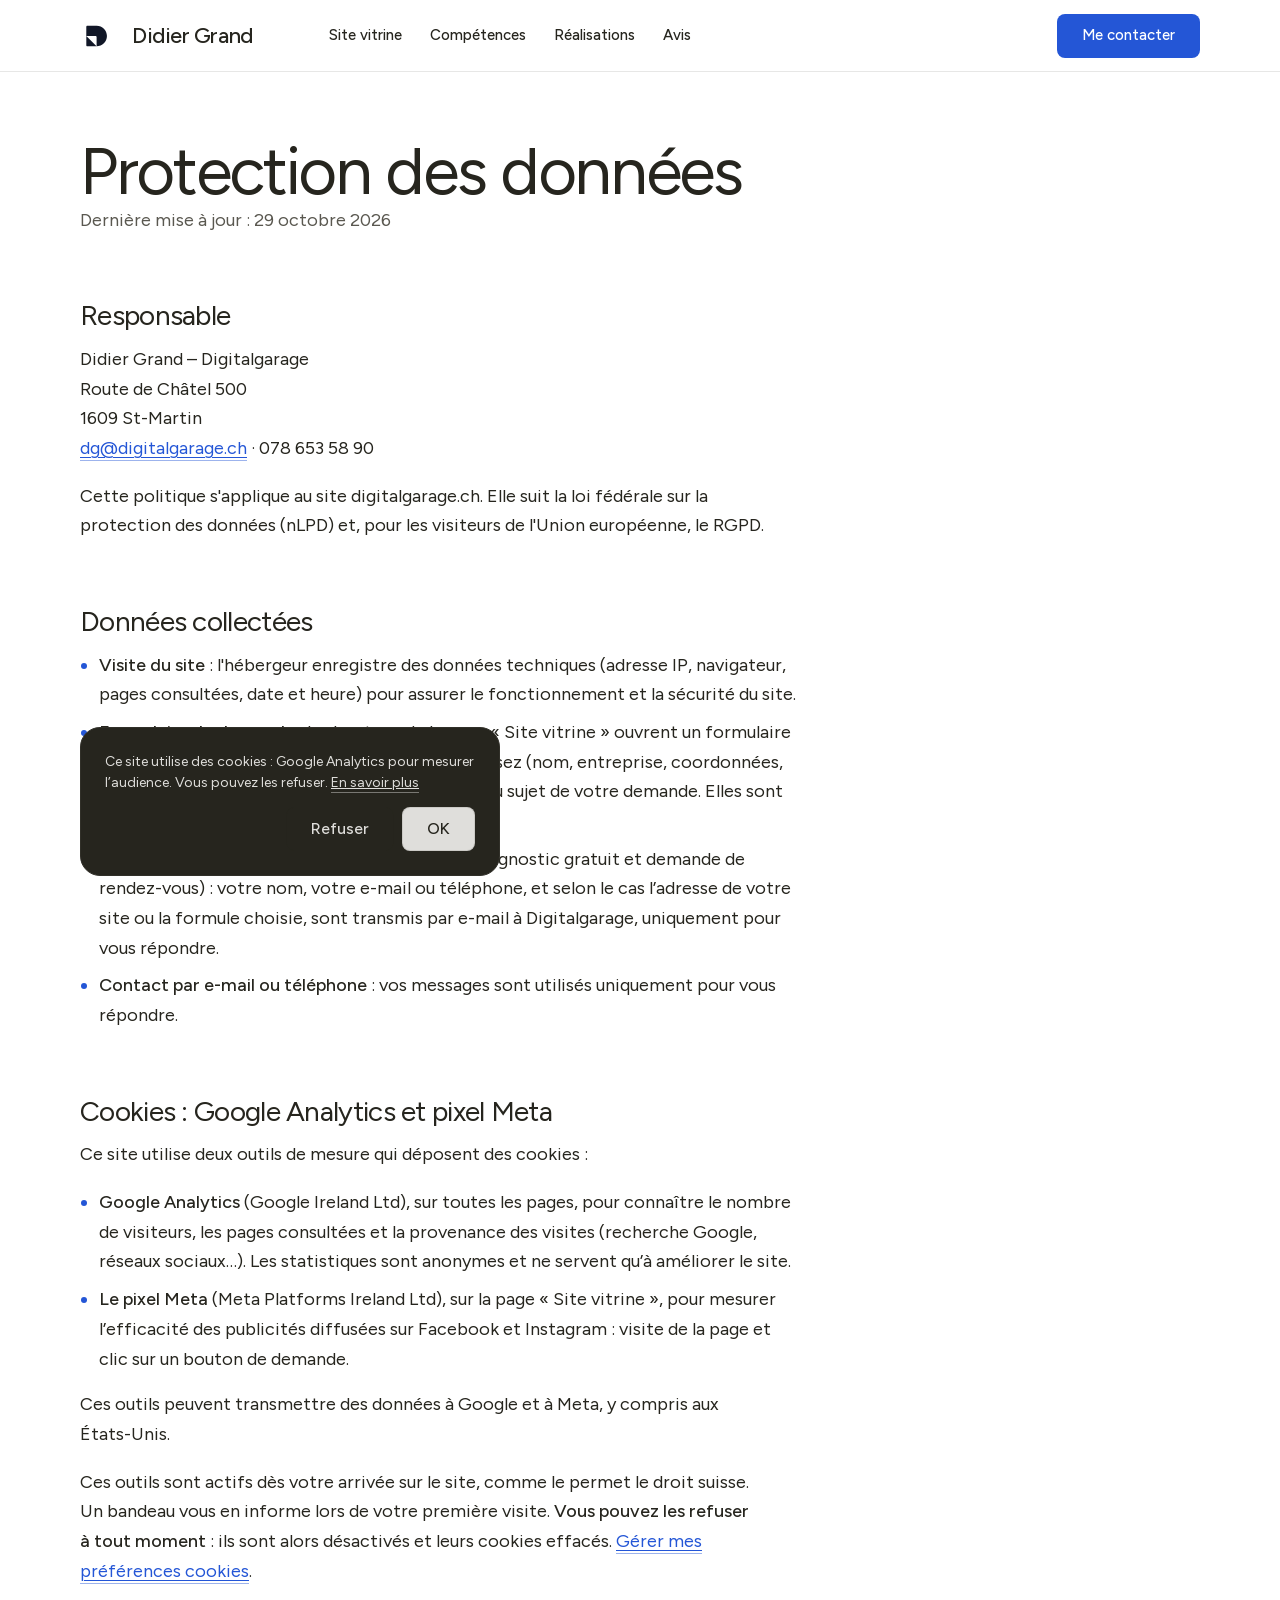
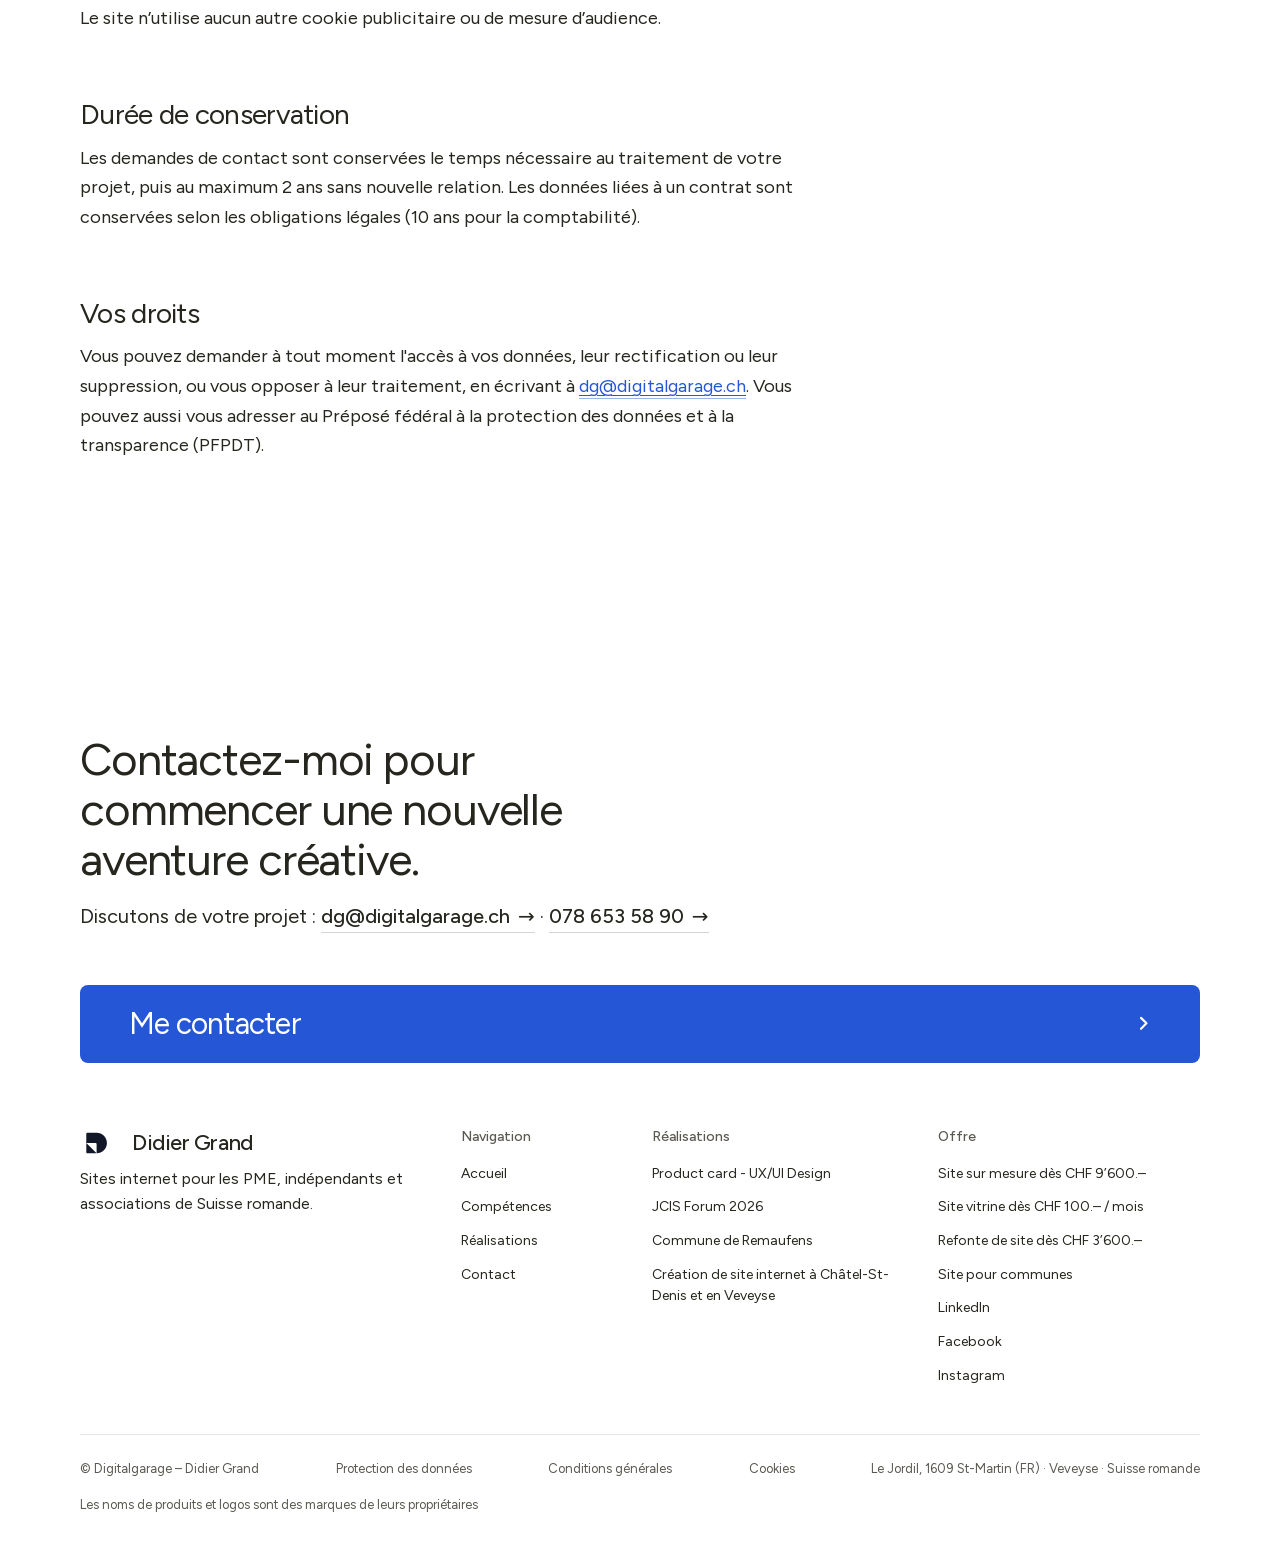
<file: confidentialite.html>
<!doctype html>
<html lang="fr" data-type="service" data-radius="soft" data-buttons="solid" data-motion>
<head>
  <meta charset="utf-8">
  <meta name="viewport" content="width=device-width, initial-scale=1">
  <title>Protection des données – Digitalgarage</title>
  <meta name="theme-color" content="#ffffff">
  <meta name="description" content="Politique de confidentialité du site digitalgarage.ch : données collectées, formulaire, Google Analytics, pixel Meta, cookies et vos droits.">
  <link rel="canonical" href="https://www.digitalgarage.ch/confidentialite">
<meta property="og:url" content="https://www.digitalgarage.ch/confidentialite">
  <meta name="robots" content="noindex">
  <meta property="og:type" content="website">
  <meta property="og:image" content="https://www.digitalgarage.ch/images/og-image.png">
  <link rel="icon" href="images/favicon.png">
  <link rel="apple-touch-icon" href="images/apple-touch-icon.png">
  <link rel="preload" href="assets/fonts/figtree-latin.woff2" as="font" type="font/woff2" crossorigin>
<link rel="stylesheet" href="assets/fonts/figtree.css">
  <link rel="stylesheet" href="css/theme.css?v=4">
  <script src="js/consent.js?v=3" defer></script>
</head>
<body class="page">

<header class="nav">
  <div class="wrap nav__bar">
    <a class="skip-link" href="#top">Aller au contenu</a>
    <a class="nav__logo" href="./" aria-label="Accueil Digitalgarage">
      <svg viewBox="0 0 45 45" aria-hidden="true"><circle cx="22.5" cy="22.5" r="22.5" fill="#fff"/><path d="M8.842 35.587c0 .8.65 1.45 1.45 1.45h13.069L8.842 22.518Z" fill="#111727"/><path d="M23.361 7.998H10.292c-.8 0-1.45.65-1.45 1.45v13.07h13.069c.8 0 1.45.65 1.45 1.45v13.069c8.016 0 14.52-6.504 14.52-14.52 0-8.015-6.504-14.519-14.52-14.519" fill="#111727"/></svg><span class="nav__name">Didier Grand</span></a>
    <nav class="nav__links" aria-label="Navigation principale">
      <div class="nav__item"><a class="nav__link" href="site-vitrine">Site vitrine</a></div>
      <div class="nav__item"><a class="nav__link" href="./#competences">Compétences</a></div>
      <div class="nav__item"><a class="nav__link" href="./#realisations">Réalisations</a></div>
      <div class="nav__item"><a class="nav__link" href="./#engagement">Avis</a></div>
    </nav>
    <div class="nav__actions">
      <a class="btn btn--primary" href="contact">Me contacter</a>
    </div>
    <button class="nav__toggle" type="button" aria-expanded="false" aria-label="Menu">
      <svg width="18" height="18" viewBox="0 0 18 18" aria-hidden="true"><path d="M2 5h14M2 13h14" stroke="currentColor" stroke-width="1.6" stroke-linecap="round"/></svg>
    </button>
  </div>
</header>

<main id="top" class="container">
  <article class="article legal">
    <h1>Protection des données</h1>
    <p class="muted">Dernière mise à jour : 29 octobre 2026</p>

    <h2>Responsable</h2>
    <p>Didier Grand – Digitalgarage<br>Route de Châtel 500<br>1609 St-Martin<br><a href="mailto:dg@digitalgarage.ch">dg@digitalgarage.ch</a> · 078 653 58 90</p>
    <p>Cette politique s'applique au site digitalgarage.ch. Elle suit la loi fédérale sur la protection des données (nLPD) et, pour les visiteurs de l'Union européenne, le RGPD.</p>

    <h2>Données collectées</h2>
    <ul>
      <li><strong>Visite du site</strong> : l'hébergeur enregistre des données techniques (adresse IP, navigateur, pages consultées, date et heure) pour assurer le fonctionnement et la sécurité du site.</li>
      <li><strong>Formulaire de demande</strong> : les boutons de la page « Site vitrine » ouvrent un formulaire Google Forms. Les informations que vous y saisissez (nom, entreprise, coordonnées, projet) servent uniquement à vous recontacter au sujet de votre demande. Elles sont stockées chez Google (Google Ireland Ltd).</li>
      <li><strong>Formulaires courts de la page « Site vitrine »</strong> (diagnostic gratuit et demande de rendez-vous) : votre nom, votre e-mail ou téléphone, et selon le cas l’adresse de votre site ou la formule choisie, sont transmis par e-mail à Digitalgarage, uniquement pour vous répondre.</li>
      <li><strong>Contact par e-mail ou téléphone</strong> : vos messages sont utilisés uniquement pour vous répondre.</li>
    </ul>

    <h2>Cookies : Google Analytics et pixel Meta</h2>
    <p>Ce site utilise deux outils de mesure qui déposent des cookies&nbsp;:</p>
    <ul>
      <li><strong>Google Analytics</strong> (Google Ireland Ltd), sur toutes les pages, pour connaître le nombre de visiteurs, les pages consultées et la provenance des visites (recherche Google, réseaux sociaux…). Les statistiques sont anonymes et ne servent qu’à améliorer le site.</li>
      <li><strong>Le pixel Meta</strong> (Meta Platforms Ireland Ltd), sur la page « Site vitrine », pour mesurer l’efficacité des publicités diffusées sur Facebook et Instagram&nbsp;: visite de la page et clic sur un bouton de demande.</li>
    </ul>
    <p>Ces outils peuvent transmettre des données à Google et à Meta, y compris aux États-Unis.</p>
    <p>Ces outils sont actifs dès votre arrivée sur le site, comme le permet le droit suisse. Un bandeau vous en informe lors de votre première visite. <strong>Vous pouvez les refuser à tout moment</strong>&nbsp;: ils sont alors désactivés et leurs cookies effacés. <a href="#cookies">Gérer mes préférences cookies</a>.</p>
    <p>Le site n’utilise aucun autre cookie publicitaire ou de mesure d’audience.</p>

    <h2>Durée de conservation</h2>
    <p>Les demandes de contact sont conservées le temps nécessaire au traitement de votre projet, puis au maximum 2 ans sans nouvelle relation. Les données liées à un contrat sont conservées selon les obligations légales (10 ans pour la comptabilité).</p>

    <h2>Vos droits</h2>
    <p>Vous pouvez demander à tout moment l'accès à vos données, leur rectification ou leur suppression, ou vous opposer à leur traitement, en écrivant à <a href="mailto:dg@digitalgarage.ch">dg@digitalgarage.ch</a>. Vous pouvez aussi vous adresser au Préposé fédéral à la protection des données et à la transparence (PFPDT).</p>
  </article>
</main>

<footer class="footer closing" aria-labelledby="close-h">
  <div class="wrap">
    <div class="closing__cta close--type">
      <div class="section-head">
        <h2 id="close-h">Contactez-moi pour commencer une nouvelle aventure créative.</h2>
        <p>Discutons de votre projet&nbsp;: <a class="link" href="mailto:dg@digitalgarage.ch">dg@digitalgarage.ch</a> · <a class="link" href="tel:+41786535890">078 653 58 90</a></p>
      </div>
      <a class="btn btn--primary btn--xl btn--wide" href="contact">Me contacter<svg class="m-arrow" viewBox="0 0 12 12" aria-hidden="true"><path class="m-arrow__stem" d="M1 6h8"/><path class="m-arrow__head" d="M4.5 2.5 8 6l-3.5 3.5"/></svg></a>
    </div>
    <div class="closing__links">
      <div class="grid">
        <div class="span-4 stack-4">
          <a class="nav__logo" href="./"><svg viewBox="0 0 45 45" aria-hidden="true"><circle cx="22.5" cy="22.5" r="22.5" fill="#fff"/><path d="M8.842 35.587c0 .8.65 1.45 1.45 1.45h13.069L8.842 22.518Z" fill="#111727"/><path d="M23.361 7.998H10.292c-.8 0-1.45.65-1.45 1.45v13.07h13.069c.8 0 1.45.65 1.45 1.45v13.069c8.016 0 14.52-6.504 14.52-14.52 0-8.015-6.504-14.519-14.52-14.519" fill="#111727"/></svg>Didier Grand</a>
          <p>Sites internet pour les PME, indépendants et associations de Suisse romande.</p>
        </div>
        <div class="span-2 footer__col"><h3>Navigation</h3><ul><li><a href="./">Accueil</a></li><li><a href="./#competences">Compétences</a></li><li><a href="./#realisations">Réalisations</a></li><li><a href="contact">Contact</a></li></ul></div>
        <div class="span-3 footer__col"><h3>Réalisations</h3><ul><li><a href="projet-scott-product-card">Product card - UX/UI Design</a></li><li><a href="site-web-jcis-forum-2026">JCIS Forum 2026</a></li><li><a href="remaufens">Commune de Remaufens</a></li><li><a href="conception-site-web-chatel-st-denis-veveyse">Création de site internet à Châtel-St-Denis et en Veveyse</a></li></ul></div>
        <div class="span-3 footer__col"><h3>Offre</h3><ul><li><a href="site-sur-mesure">Site sur mesure dès CHF 9’600.–</a></li><li><a href="site-vitrine">Site vitrine dès CHF 100.– / mois</a></li><li><a href="refonte">Refonte de site dès CHF 3’600.–</a></li><li><a href="communes">Site pour communes</a></li><li><a href="https://www.linkedin.com/in/didiergrand/" target="_blank" rel="noopener">LinkedIn</a></li><li><a href="https://www.facebook.com/digitalgarage.ch" target="_blank" rel="noopener">Facebook</a></li><li><a href="https://www.instagram.com/digitalgarage.ch/" target="_blank" rel="noopener">Instagram</a></li></ul></div>
      </div>
      <div class="footer__legal">
        <span>© Digitalgarage – Didier Grand</span>
        <a href="confidentialite">Protection des données</a>
        <a href="conditions-generales">Conditions générales</a>
        <a href="#cookies" id="cookies">Cookies</a>
        <span>Le Jordil, 1609 St-Martin (FR) · Veveyse · Suisse romande</span>
        <span>Les noms de produits et logos sont des marques de leurs propriétaires</span>
      </div>
    </div>
  </div>
</footer>

<script src="js/site.js?v=1" defer></script>
<script type="module" src="assets/system.js"></script>
<script type="module" src="assets/motion/motion.js"></script>
</body>
</html>
</file>
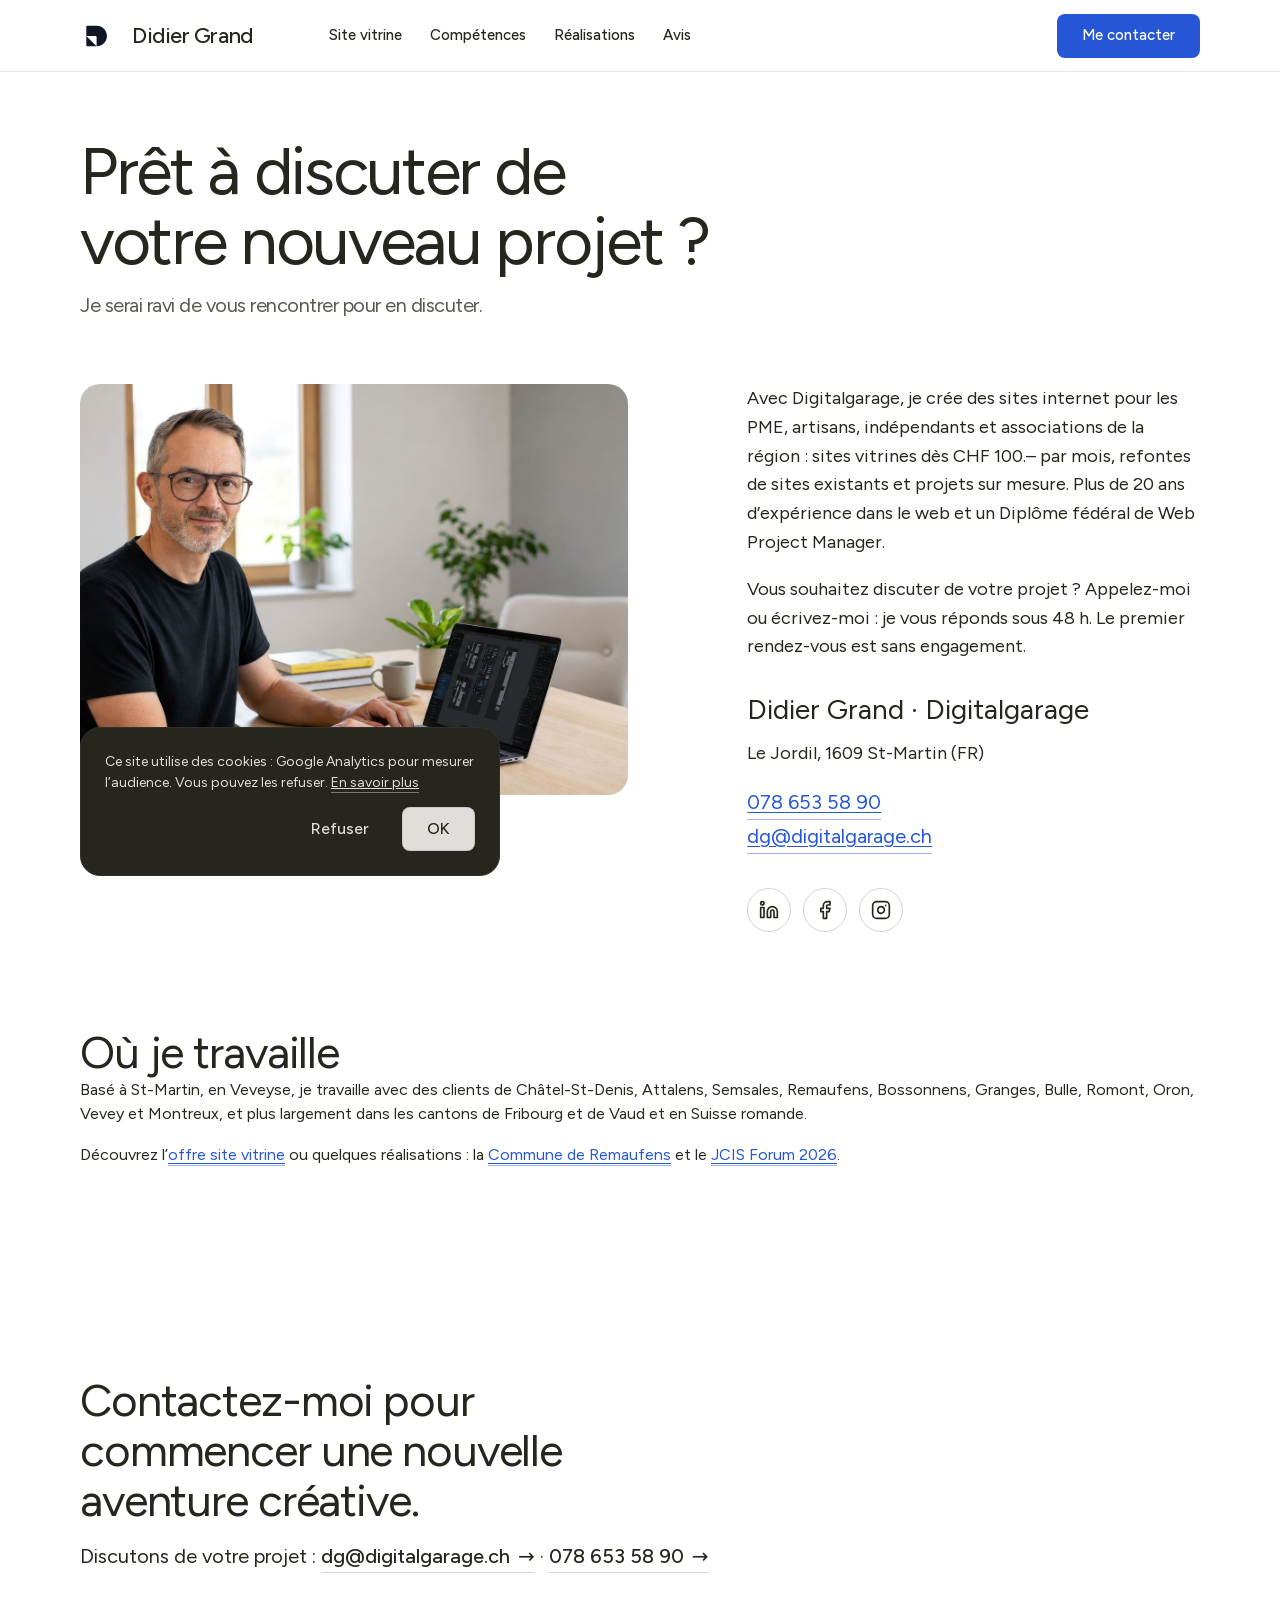
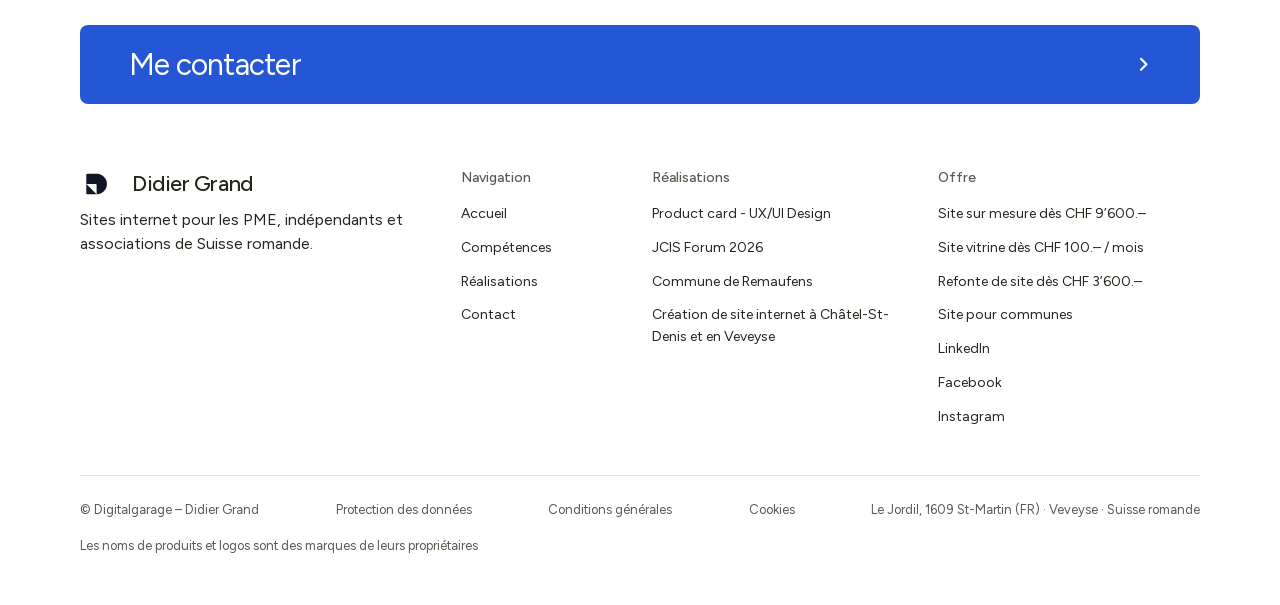
<file: contact.html>
<!doctype html>
<html lang="fr" data-type="service" data-radius="soft" data-buttons="solid" data-motion>
<head>
  <meta charset="utf-8">
  <meta name="viewport" content="width=device-width, initial-scale=1">
  <title>Contact – Digitalgarage, création de sites internet en Veveyse</title>
  <meta name="theme-color" content="#ffffff">
  <meta name="description" content="Contactez Digitalgarage, Le Jordil, 1609 St-Martin (FR) : création de sites internet pour PME, artisans et associations en Veveyse et en Suisse romande.">
  <link rel="canonical" href="https://www.digitalgarage.ch/contact">
<meta property="og:url" content="https://www.digitalgarage.ch/contact">
  <meta property="og:type" content="website">
  <meta property="og:image" content="https://www.digitalgarage.ch/images/og-image.png">
  <link rel="icon" href="images/favicon.png">
  <link rel="apple-touch-icon" href="images/apple-touch-icon.png">
  <link rel="preload" href="assets/fonts/figtree-latin.woff2" as="font" type="font/woff2" crossorigin>
<link rel="stylesheet" href="assets/fonts/figtree.css">
  <link rel="stylesheet" href="css/theme.css?v=4">
  <script src="js/consent.js?v=3" defer></script>
<script type="application/ld+json">
{
  "@context": "https://schema.org",
  "@type": "ProfessionalService",
  "@id": "https://www.digitalgarage.ch/#entreprise",
  "name": "Digitalgarage",
  "alternateName": "Digitalgarage – Didier Grand",
  "url": "https://www.digitalgarage.ch/",
  "description": "Création de sites internet pour PME, artisans, indépendants et associations en Veveyse, dans le canton de Fribourg et en Suisse romande.",
  "image": "https://www.digitalgarage.ch/images/og-image.png",
  "logo": "https://www.digitalgarage.ch/images/apple-touch-icon.png",
  "telephone": "+41786535890",
  "email": "dg@digitalgarage.ch",
  "priceRange": "Dès CHF 100.– / mois",
  "address": {
    "@type": "PostalAddress",
    "addressLocality": "St-Martin",
    "postalCode": "1609",
    "addressRegion": "FR",
    "addressCountry": "CH"
  },
  "areaServed": [
    "Veveyse",
    "Gruyère",
    "Glâne",
    "Canton de Fribourg",
    "Riviera vaudoise",
    "Suisse romande"
  ],
  "founder": {
    "@type": "Person",
    "name": "Didier Grand",
    "jobTitle": "Web Project Manager avec diplôme fédéral",
    "sameAs": [
      "https://www.linkedin.com/in/didiergrand/"
    ]
  },
  "sameAs": [
    "https://www.facebook.com/digitalgarage.ch",
    "https://www.instagram.com/digitalgarage.ch/",
    "https://www.linkedin.com/in/didiergrand/"
  ]
}
</script>
</head>
<body class="page">

<header class="nav">
  <div class="wrap nav__bar">
    <a class="skip-link" href="#top">Aller au contenu</a>
    <a class="nav__logo" href="./" aria-label="Accueil Digitalgarage">
      <svg viewBox="0 0 45 45" aria-hidden="true"><circle cx="22.5" cy="22.5" r="22.5" fill="#fff"/><path d="M8.842 35.587c0 .8.65 1.45 1.45 1.45h13.069L8.842 22.518Z" fill="#111727"/><path d="M23.361 7.998H10.292c-.8 0-1.45.65-1.45 1.45v13.07h13.069c.8 0 1.45.65 1.45 1.45v13.069c8.016 0 14.52-6.504 14.52-14.52 0-8.015-6.504-14.519-14.52-14.519" fill="#111727"/></svg><span class="nav__name">Didier Grand</span></a>
    <nav class="nav__links" aria-label="Navigation principale">
      <div class="nav__item"><a class="nav__link" href="site-vitrine">Site vitrine</a></div>
      <div class="nav__item"><a class="nav__link" href="./#competences">Compétences</a></div>
      <div class="nav__item"><a class="nav__link" href="./#realisations">Réalisations</a></div>
      <div class="nav__item"><a class="nav__link" href="./#engagement">Avis</a></div>
    </nav>
    <div class="nav__actions">
      <a class="btn btn--primary" href="contact">Me contacter</a>
    </div>
    <button class="nav__toggle" type="button" aria-expanded="false" aria-label="Menu">
      <svg width="18" height="18" viewBox="0 0 18 18" aria-hidden="true"><path d="M2 5h14M2 13h14" stroke="currentColor" stroke-width="1.6" stroke-linecap="round"/></svg>
    </button>
  </div>
</header>

<main id="top" class="container">

  <header class="page-head">
    <h1 class="display">Prêt à discuter de votre nouveau projet&nbsp;?</h1>
    <h2 class="subtitle">Je serai ravi de vous rencontrer pour en discuter.</h2>
  </header>

  <section class="contact-grid">
    <img src="images/didier-grand-contact.jpg" alt="Didier Grand à son bureau" width="1600" height="914">
    <div>
      <p>Avec Digitalgarage, je crée des sites internet pour les PME, artisans, indépendants et associations de la région&nbsp;: sites vitrines dès CHF 100.– par mois, refontes de sites existants et projets sur mesure. Plus de 20 ans d’expérience dans le web et un Diplôme fédéral de Web Project Manager.</p>
      <p>Vous souhaitez discuter de votre projet&nbsp;? Appelez-moi ou écrivez-moi&nbsp;: je vous réponds sous 48&nbsp;h. Le premier rendez-vous est sans engagement.</p>
      <p class="who">Didier Grand · Digitalgarage</p>
      <p>Le Jordil, 1609 St-Martin (FR)</p>
      <p class="links">
        <a href="tel:+41786535890">078 653 58 90</a>
        <a href="mailto:dg@digitalgarage.ch">dg@digitalgarage.ch</a>
      </p>
      <a class="icon-btn" href="https://www.linkedin.com/in/didiergrand/" target="_blank" rel="noopener" aria-label="LinkedIn">
        <svg viewBox="0 0 24 24" fill="none" stroke="currentColor" stroke-width="2" stroke-linecap="round" stroke-linejoin="round"><path d="M16 8a6 6 0 0 1 6 6v7h-4v-7a2 2 0 0 0-4 0v7h-4v-7a6 6 0 0 1 6-6z"/><rect x="2" y="9" width="4" height="12"/><circle cx="4" cy="4" r="2"/></svg>
      </a>
      <a class="icon-btn" href="https://www.facebook.com/digitalgarage.ch" target="_blank" rel="noopener" aria-label="Facebook">
        <svg viewBox="0 0 24 24" fill="none" stroke="currentColor" stroke-width="2" stroke-linecap="round" stroke-linejoin="round"><path d="M18 2h-3a5 5 0 0 0-5 5v3H7v4h3v8h4v-8h3l1-4h-4V7a1 1 0 0 1 1-1h3z"/></svg>
      </a>
      <a class="icon-btn" href="https://www.instagram.com/digitalgarage.ch/" target="_blank" rel="noopener" aria-label="Instagram">
        <svg viewBox="0 0 24 24" fill="none" stroke="currentColor" stroke-width="2" stroke-linecap="round" stroke-linejoin="round"><rect x="2" y="2" width="20" height="20" rx="5"/><path d="M16 11.37A4 4 0 1 1 12.63 8 4 4 0 0 1 16 11.37z"/><line x1="17.5" y1="6.5" x2="17.51" y2="6.5"/></svg>
      </a>
    </div>
  </section>

  <section class="contact-area" aria-labelledby="zone-h">
    <h2 id="zone-h">Où je travaille</h2>
    <p>Basé à St-Martin, en Veveyse, je travaille avec des clients de Châtel-St-Denis, Attalens, Semsales, Remaufens, Bossonnens, Granges, Bulle, Romont, Oron, Vevey et Montreux, et plus largement dans les cantons de Fribourg et de Vaud et en Suisse romande.</p>
    <p>Découvrez l’<a href="site-vitrine">offre site vitrine</a> ou quelques réalisations&nbsp;: la <a href="remaufens">Commune de Remaufens</a> et le <a href="site-web-jcis-forum-2026">JCIS Forum 2026</a>.</p>
  </section>

</main>

<footer class="footer closing" aria-labelledby="close-h">
  <div class="wrap">
    <div class="closing__cta close--type">
      <div class="section-head">
        <h2 id="close-h">Contactez-moi pour commencer une nouvelle aventure créative.</h2>
        <p>Discutons de votre projet&nbsp;: <a class="link" href="mailto:dg@digitalgarage.ch">dg@digitalgarage.ch</a> · <a class="link" href="tel:+41786535890">078 653 58 90</a></p>
      </div>
      <a class="btn btn--primary btn--xl btn--wide" href="contact">Me contacter<svg class="m-arrow" viewBox="0 0 12 12" aria-hidden="true"><path class="m-arrow__stem" d="M1 6h8"/><path class="m-arrow__head" d="M4.5 2.5 8 6l-3.5 3.5"/></svg></a>
    </div>
    <div class="closing__links">
      <div class="grid">
        <div class="span-4 stack-4">
          <a class="nav__logo" href="./"><svg viewBox="0 0 45 45" aria-hidden="true"><circle cx="22.5" cy="22.5" r="22.5" fill="#fff"/><path d="M8.842 35.587c0 .8.65 1.45 1.45 1.45h13.069L8.842 22.518Z" fill="#111727"/><path d="M23.361 7.998H10.292c-.8 0-1.45.65-1.45 1.45v13.07h13.069c.8 0 1.45.65 1.45 1.45v13.069c8.016 0 14.52-6.504 14.52-14.52 0-8.015-6.504-14.519-14.52-14.519" fill="#111727"/></svg>Didier Grand</a>
          <p>Sites internet pour les PME, indépendants et associations de Suisse romande.</p>
        </div>
        <div class="span-2 footer__col"><h3>Navigation</h3><ul><li><a href="./">Accueil</a></li><li><a href="./#competences">Compétences</a></li><li><a href="./#realisations">Réalisations</a></li><li><a href="contact">Contact</a></li></ul></div>
        <div class="span-3 footer__col"><h3>Réalisations</h3><ul><li><a href="projet-scott-product-card">Product card - UX/UI Design</a></li><li><a href="site-web-jcis-forum-2026">JCIS Forum 2026</a></li><li><a href="remaufens">Commune de Remaufens</a></li><li><a href="conception-site-web-chatel-st-denis-veveyse">Création de site internet à Châtel-St-Denis et en Veveyse</a></li></ul></div>
        <div class="span-3 footer__col"><h3>Offre</h3><ul><li><a href="site-sur-mesure">Site sur mesure dès CHF 9’600.–</a></li><li><a href="site-vitrine">Site vitrine dès CHF 100.– / mois</a></li><li><a href="refonte">Refonte de site dès CHF 3’600.–</a></li><li><a href="communes">Site pour communes</a></li><li><a href="https://www.linkedin.com/in/didiergrand/" target="_blank" rel="noopener">LinkedIn</a></li><li><a href="https://www.facebook.com/digitalgarage.ch" target="_blank" rel="noopener">Facebook</a></li><li><a href="https://www.instagram.com/digitalgarage.ch/" target="_blank" rel="noopener">Instagram</a></li></ul></div>
      </div>
      <div class="footer__legal">
        <span>© Digitalgarage – Didier Grand</span>
        <a href="confidentialite">Protection des données</a>
        <a href="conditions-generales">Conditions générales</a>
        <a href="#cookies" id="cookies">Cookies</a>
        <span>Le Jordil, 1609 St-Martin (FR) · Veveyse · Suisse romande</span>
        <span>Les noms de produits et logos sont des marques de leurs propriétaires</span>
      </div>
    </div>
  </div>
</footer>

<script src="js/site.js?v=1" defer></script>
<script type="module" src="assets/system.js"></script>
<script type="module" src="assets/motion/motion.js"></script>
</body>
</html>
</file>
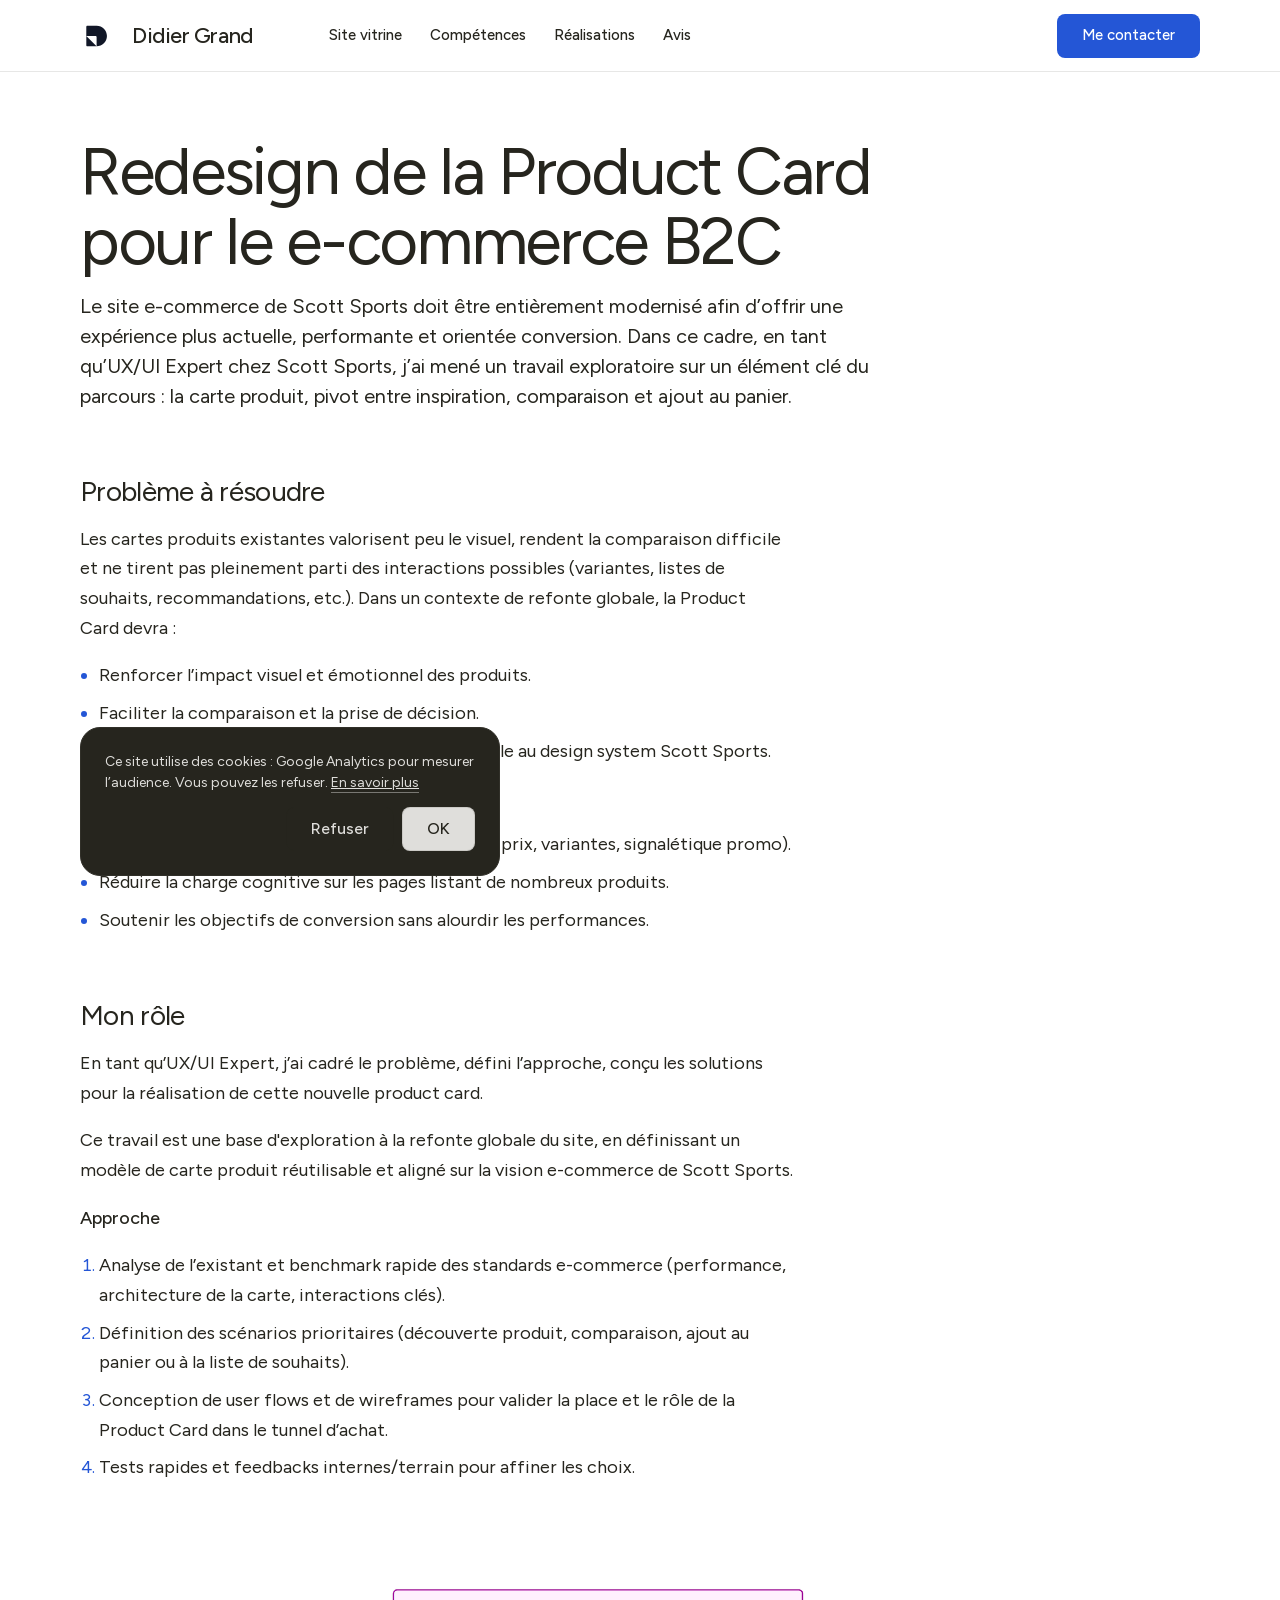
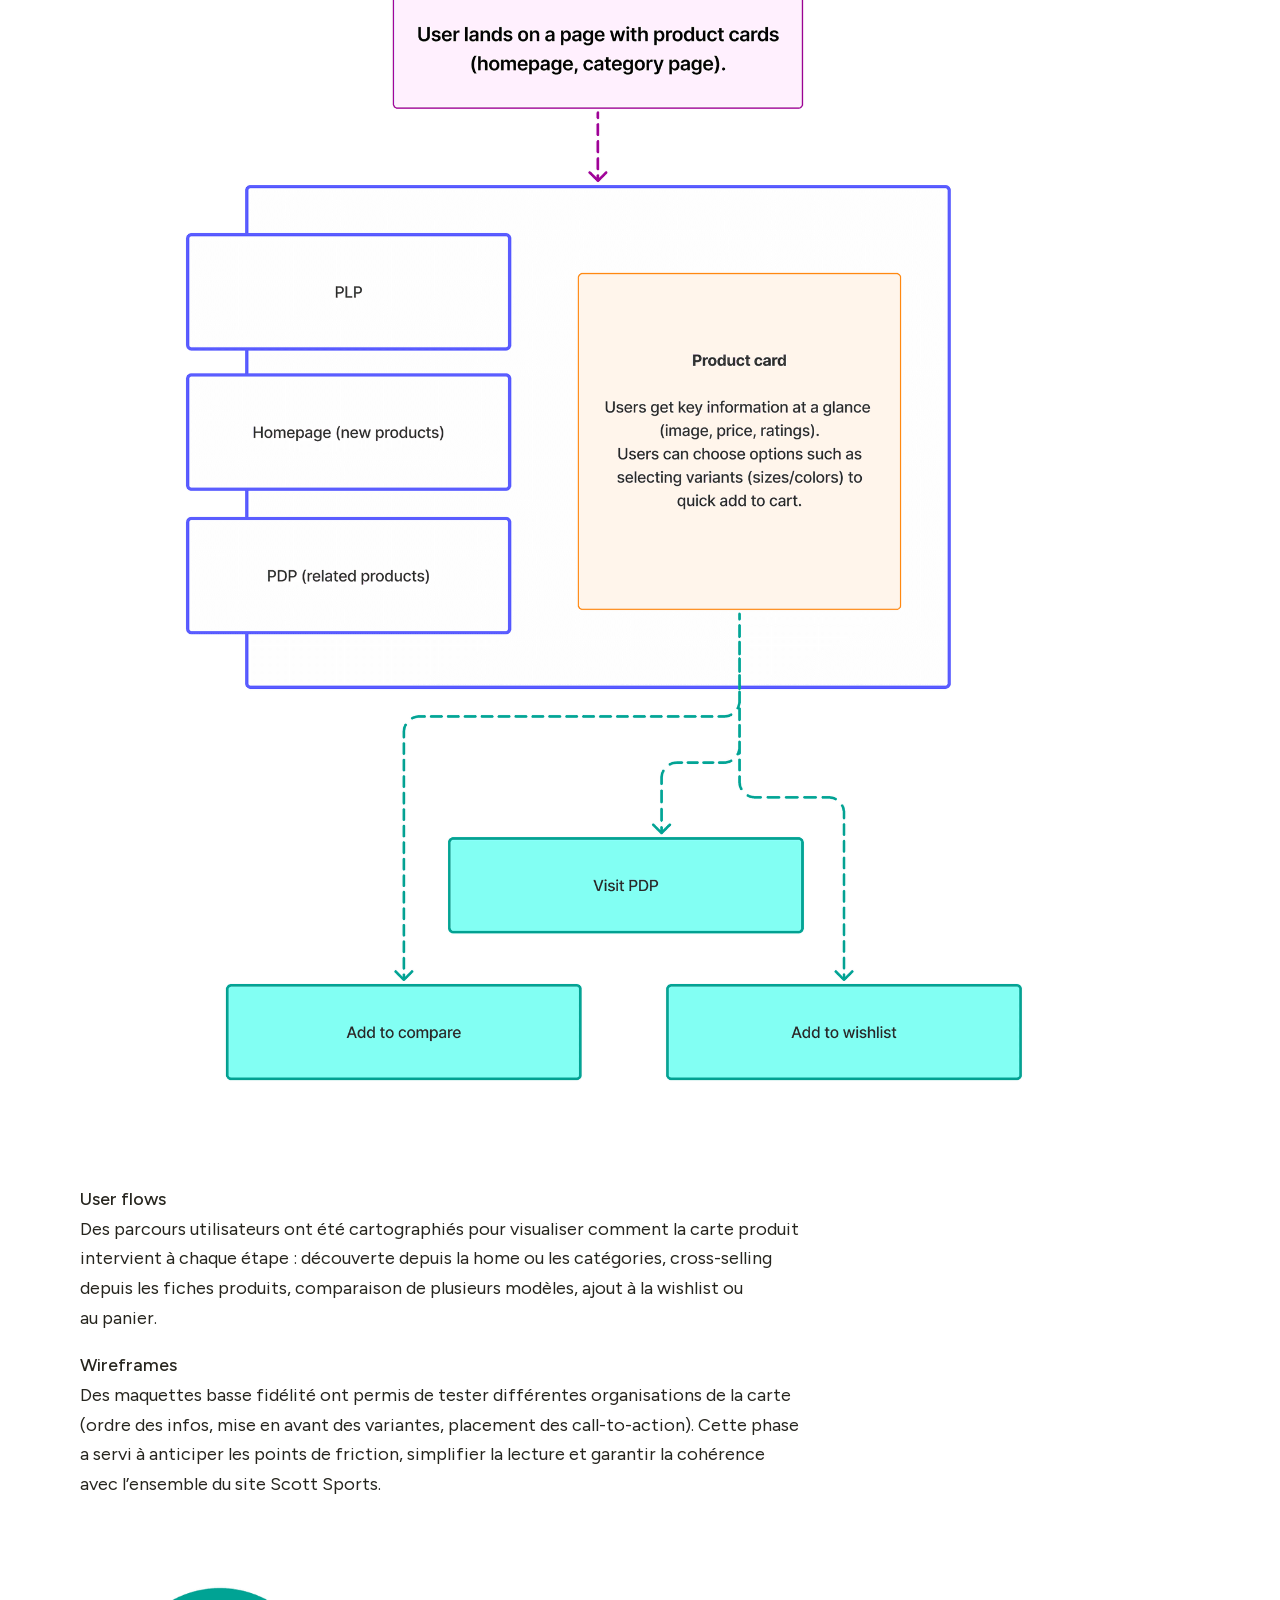
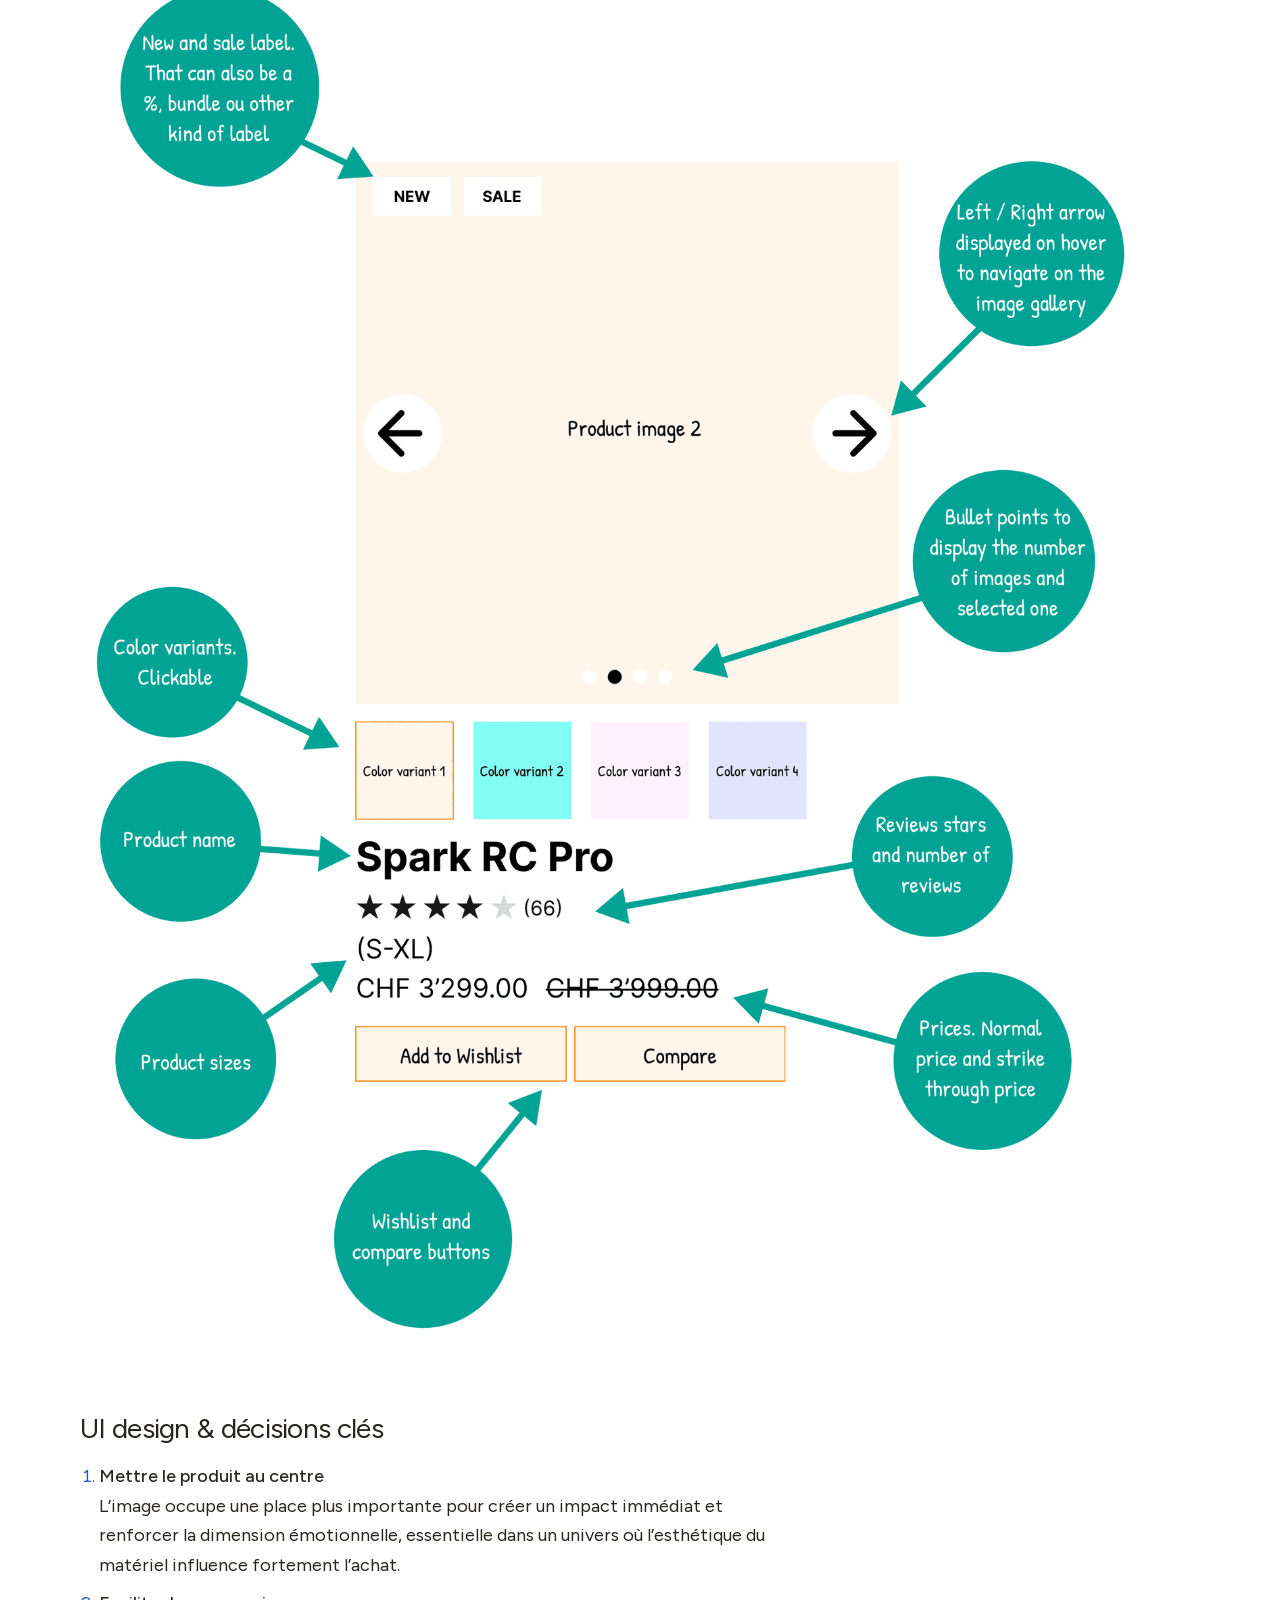
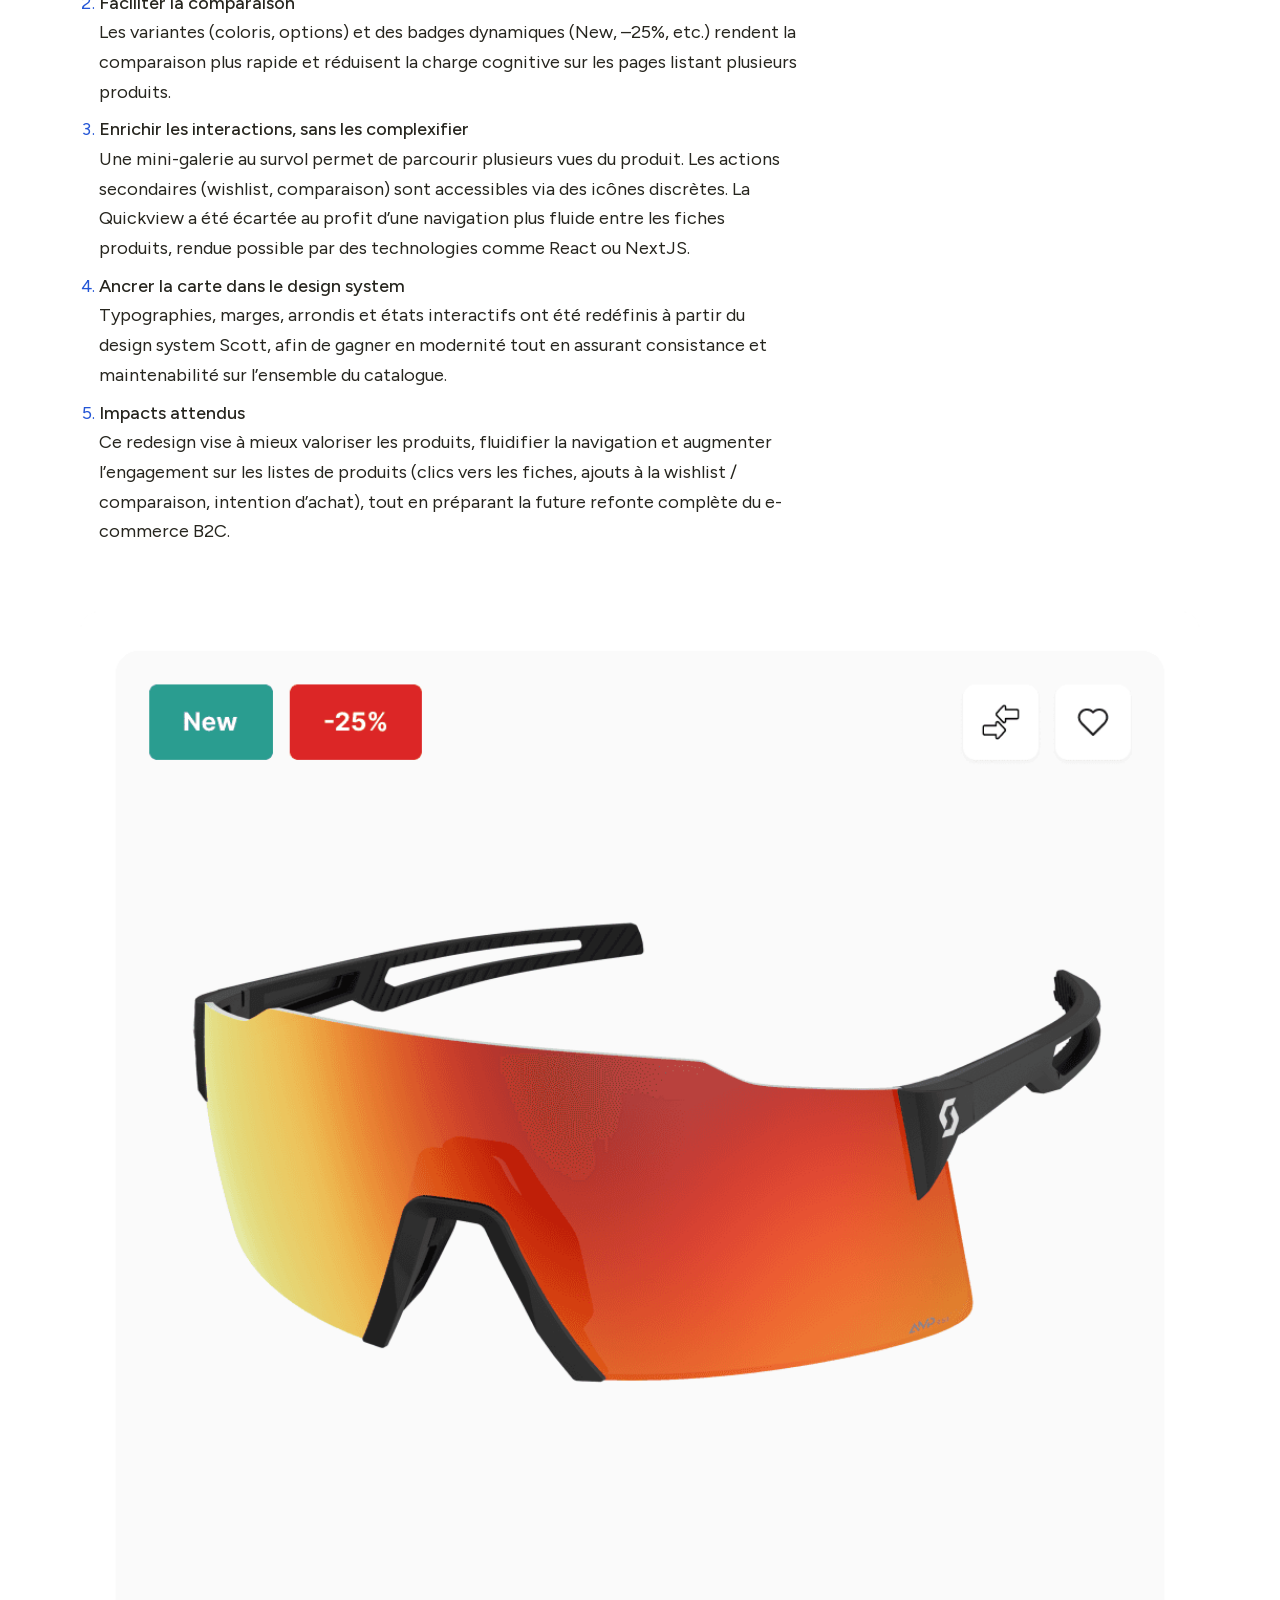
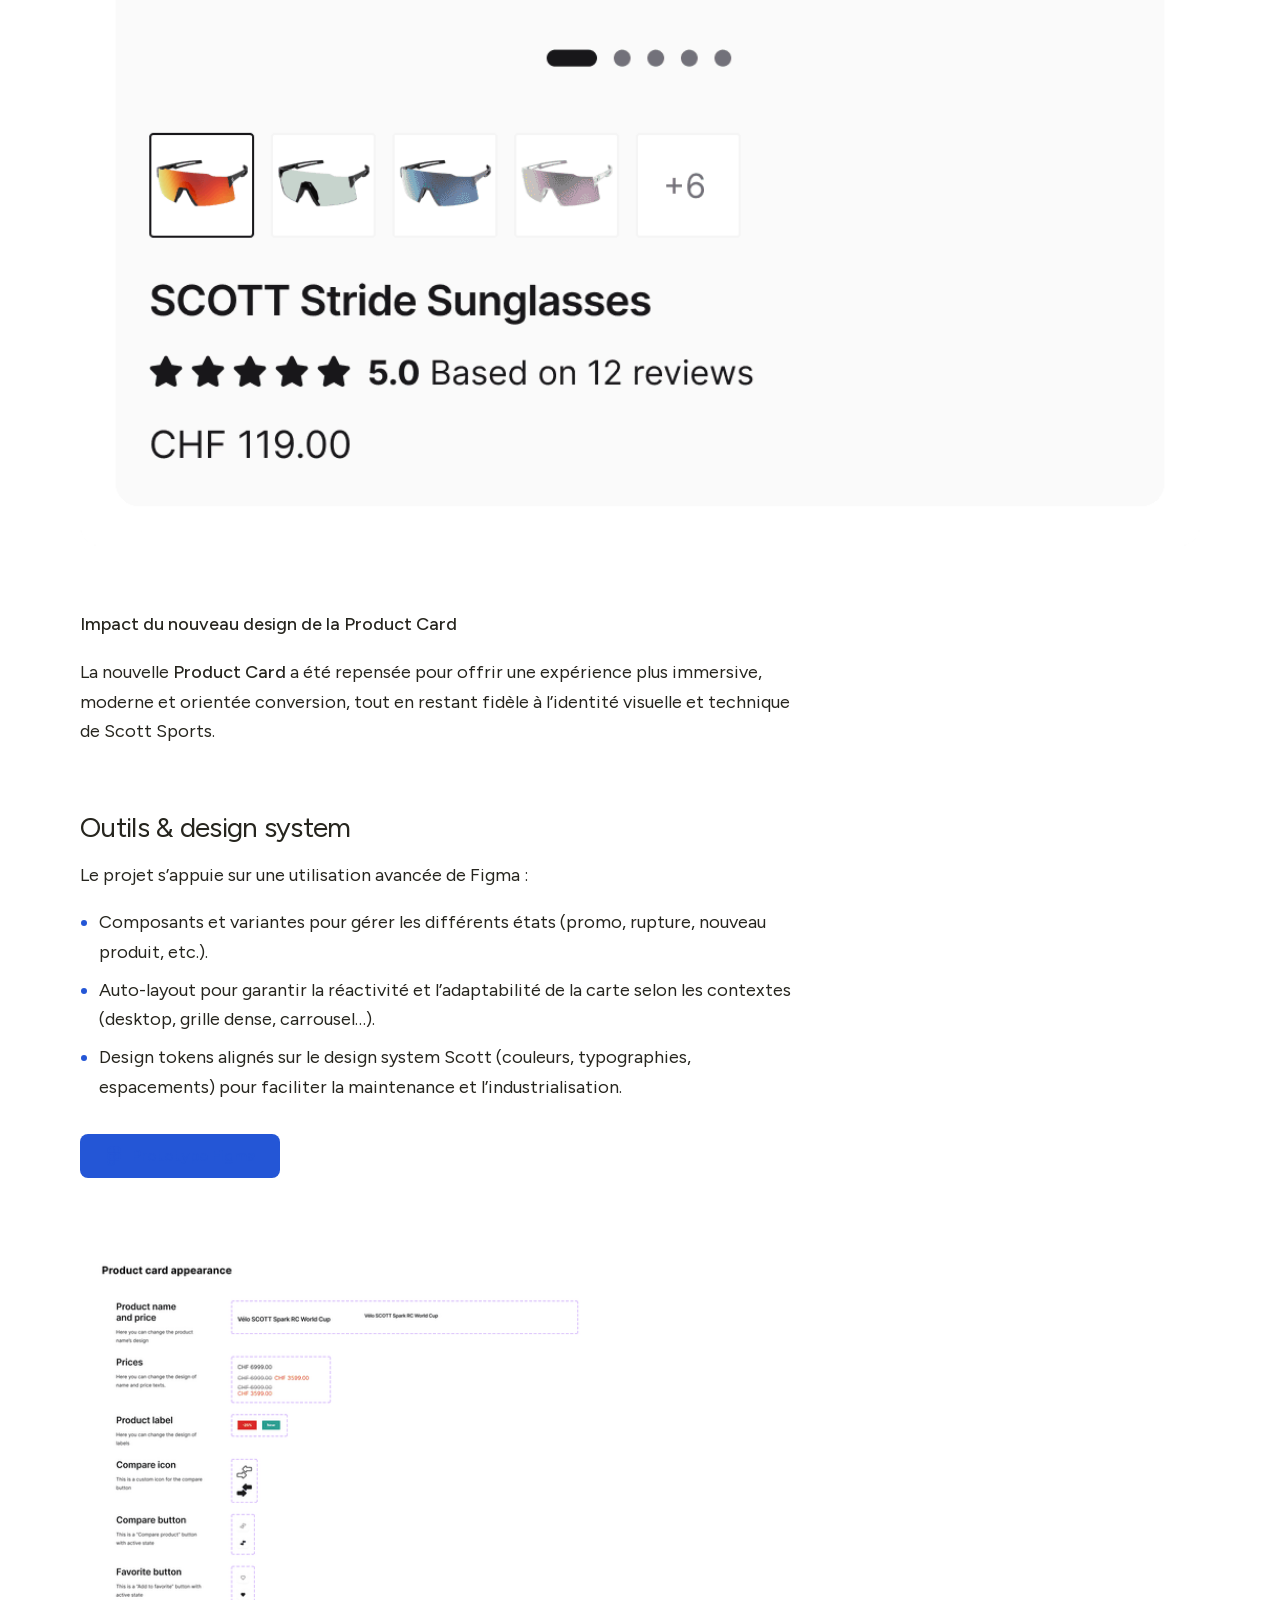
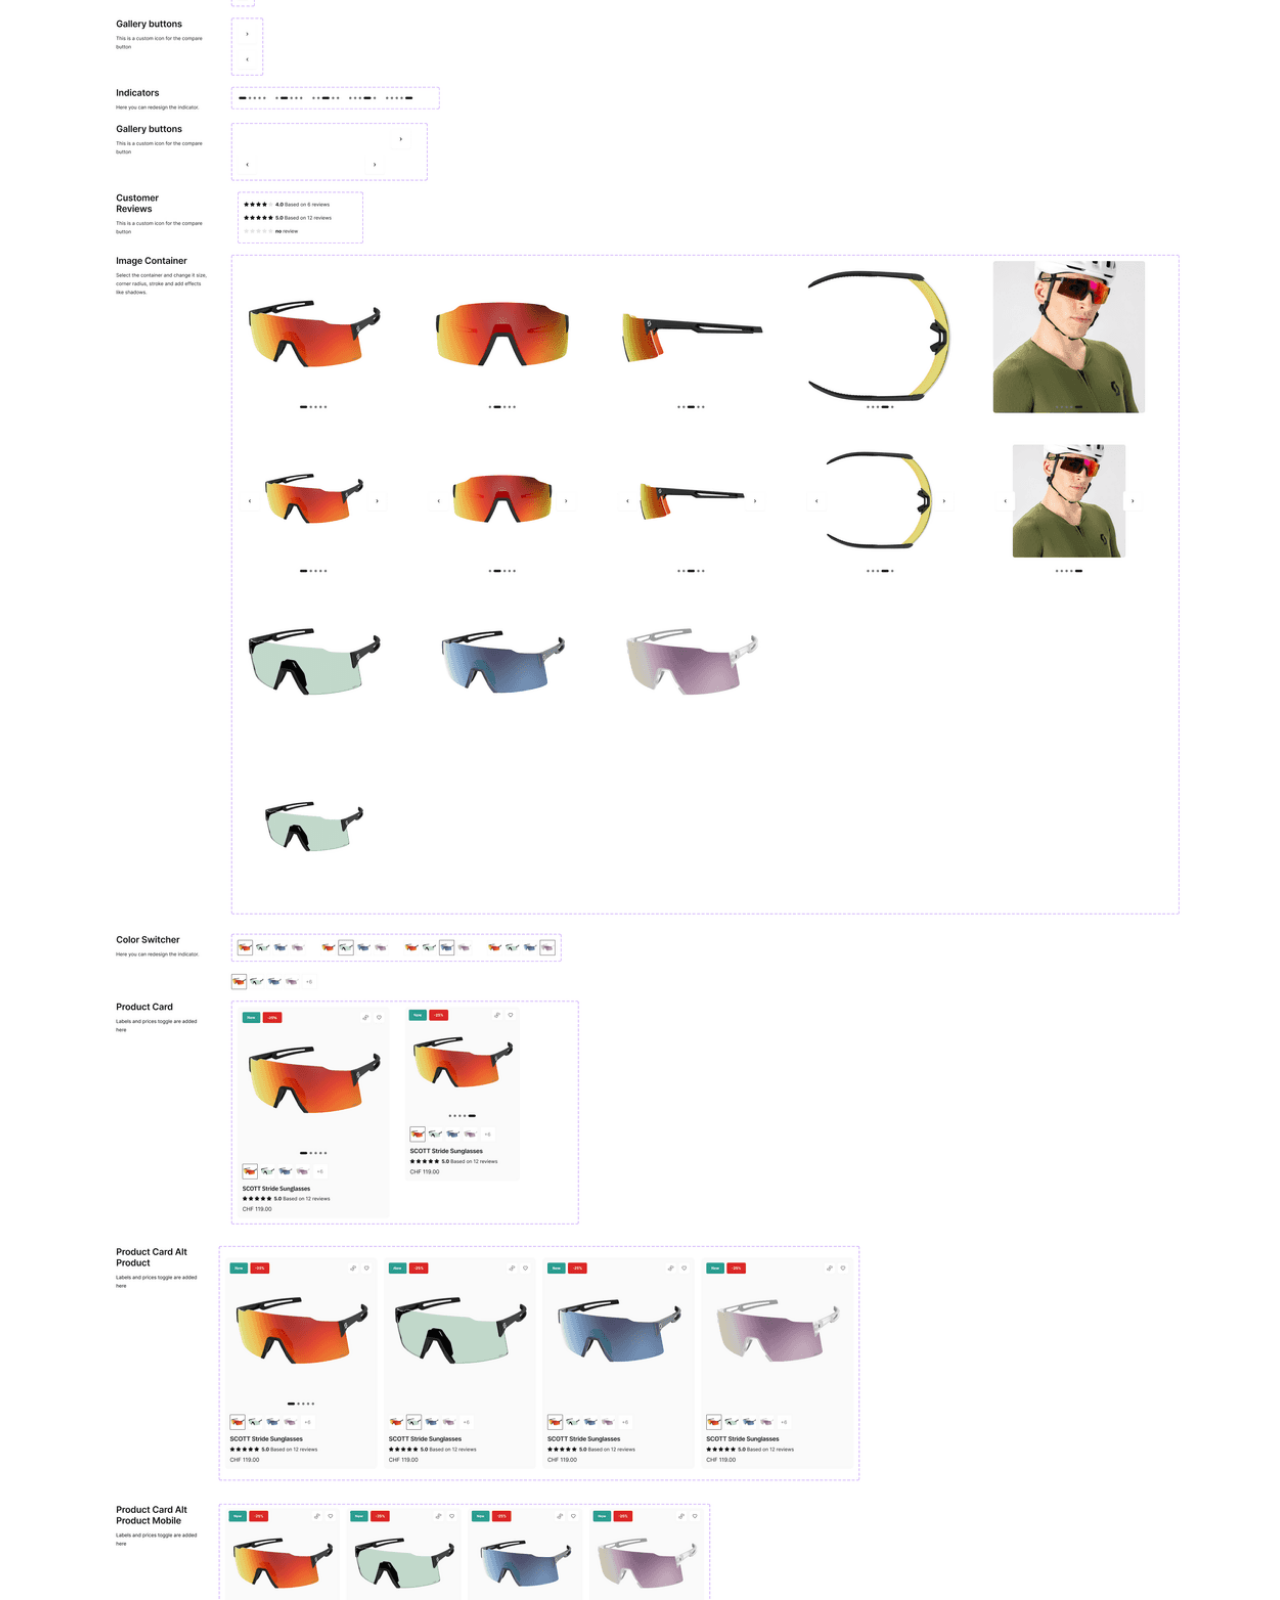
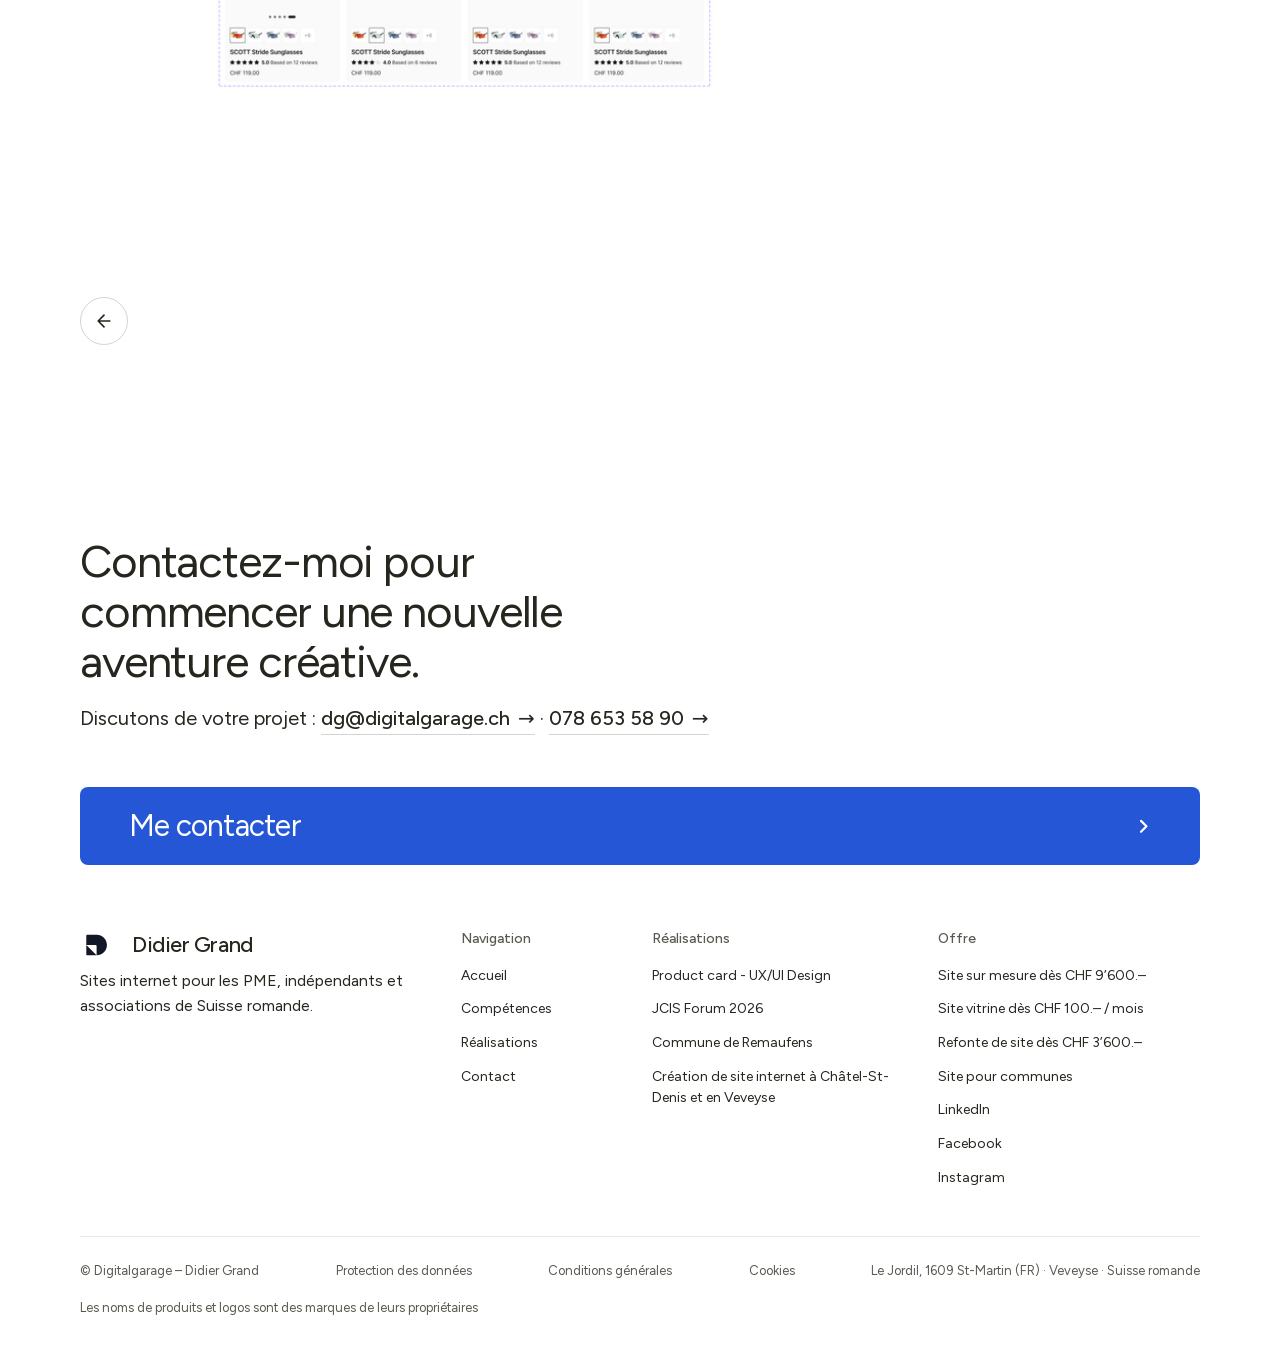
<file: projet-scott-product-card.html>
<!doctype html>
<html lang="fr" data-type="service" data-radius="soft" data-buttons="solid" data-motion>
<head>
  <meta charset="utf-8">
  <meta name="viewport" content="width=device-width, initial-scale=1">
  <title>Redesign de la Product Card Scott Sports – Didier Grand</title>
  <meta name="theme-color" content="#ffffff">
  <meta name="description" content="UX/UI Design : redesign exploratoire de la Product Card pour le futur e-commerce B2C de Scott Sports. User flows, wireframes, UI design et design system Figma.">
  <link rel="canonical" href="https://www.digitalgarage.ch/projet-scott-product-card">
<meta property="og:url" content="https://www.digitalgarage.ch/projet-scott-product-card">
  <meta property="og:type" content="website">
  <meta property="og:image" content="https://www.digitalgarage.ch/images/og-image.png">
  <link rel="icon" href="images/favicon.png">
  <link rel="apple-touch-icon" href="images/apple-touch-icon.png">
  <link rel="preload" href="assets/fonts/figtree-latin.woff2" as="font" type="font/woff2" crossorigin>
<link rel="stylesheet" href="assets/fonts/figtree.css">
  <link rel="stylesheet" href="css/theme.css?v=4">
  <link rel="stylesheet" href="css/site-motion.css?v=1">
  <script>document.documentElement.classList.add('hm-enter');setTimeout(()=>document.documentElement.classList.add('hm-enter-done'),700)</script>
  <script src="js/consent.js?v=3" defer></script>
</head>
<body class="page">

<header class="nav">
  <div class="wrap nav__bar">
    <a class="skip-link" href="#top">Aller au contenu</a>
    <a class="nav__logo" href="./" aria-label="Accueil Digitalgarage">
      <svg viewBox="0 0 45 45" aria-hidden="true"><circle cx="22.5" cy="22.5" r="22.5" fill="#fff"/><path d="M8.842 35.587c0 .8.65 1.45 1.45 1.45h13.069L8.842 22.518Z" fill="#111727"/><path d="M23.361 7.998H10.292c-.8 0-1.45.65-1.45 1.45v13.07h13.069c.8 0 1.45.65 1.45 1.45v13.069c8.016 0 14.52-6.504 14.52-14.52 0-8.015-6.504-14.519-14.52-14.519" fill="#111727"/></svg><span class="nav__name">Didier Grand</span></a>
    <nav class="nav__links" aria-label="Navigation principale">
      <div class="nav__item"><a class="nav__link" href="site-vitrine">Site vitrine</a></div>
      <div class="nav__item"><a class="nav__link" href="./#competences">Compétences</a></div>
      <div class="nav__item"><a class="nav__link" href="./#realisations">Réalisations</a></div>
      <div class="nav__item"><a class="nav__link" href="./#engagement">Avis</a></div>
    </nav>
    <div class="nav__actions">
      <a class="btn btn--primary" href="contact">Me contacter</a>
    </div>
    <button class="nav__toggle" type="button" aria-expanded="false" aria-label="Menu">
      <svg width="18" height="18" viewBox="0 0 18 18" aria-hidden="true"><path d="M2 5h14M2 13h14" stroke="currentColor" stroke-width="1.6" stroke-linecap="round"/></svg>
    </button>
  </div>
</header>

<main id="top" class="container">

  <header class="page-head">
    <h1 class="display">Redesign de la Product Card<br>pour le e-commerce B2C</h1>
    <p class="lead">Le site e-commerce de Scott Sports doit être entièrement modernisé afin d’offrir une expérience plus actuelle, performante et orientée conversion. Dans ce cadre, en tant qu’UX/UI Expert chez Scott Sports, j’ai mené un travail exploratoire sur un élément clé du parcours&nbsp;: la carte produit, pivot entre inspiration, comparaison et ajout au panier.</p>
  </header>

  <article class="article">
    <h2 class="title">Problème à résoudre</h2>
    <p>Les cartes produits existantes valorisent peu le visuel, rendent la comparaison difficile et ne tirent pas pleinement parti des interactions possibles (variantes, listes de souhaits, recommandations, etc.). Dans un contexte de refonte globale, la Product Card devra&nbsp;:</p>
    <ul>
      <li>Renforcer l’impact visuel et émotionnel des produits.</li>
      <li>Faciliter la comparaison et la prise de décision.</li>
      <li>Mieux préparer la conversion tout en restant fidèle au design system Scott Sports.</li>
    </ul>
    <p><strong>Objectifs UX &amp; business</strong></p>
    <ul>
      <li>Clarifier les informations clés dès la carte (visuel, prix, variantes, signalétique promo).</li>
      <li>Réduire la charge cognitive sur les pages listant de nombreux produits.</li>
      <li>Soutenir les objectifs de conversion sans alourdir les performances.</li>
    </ul>

    <h2 class="title">Mon rôle</h2>
    <p>En tant qu’UX/UI Expert, j’ai cadré le problème, défini l’approche, conçu les solutions pour la réalisation de cette nouvelle product card.</p>
    <p>Ce travail est une base d'exploration à la refonte globale du site, en définissant un modèle de carte produit réutilisable et aligné sur la vision e-commerce de Scott Sports.</p>
    <p><strong>Approche</strong></p>
    <ol>
      <li>Analyse de l’existant et benchmark rapide des standards e-commerce (performance, architecture de la carte, interactions clés).</li>
      <li>Définition des scénarios prioritaires (découverte produit, comparaison, ajout au panier ou à la liste de souhaits).</li>
      <li>Conception de user flows et de wireframes pour valider la place et le rôle de la Product Card dans le tunnel d’achat.</li>
      <li>Tests rapides et feedbacks internes/terrain pour affiner les choix.</li>
    </ol>

    <figure class="figure wide">
      <img src="images/scott-user-flows.png" alt="User flows de la Product Card Scott Sports" loading="lazy">
    </figure>

    <p><strong>User flows</strong><br>Des parcours utilisateurs ont été cartographiés pour visualiser comment la carte produit intervient à chaque étape&nbsp;: découverte depuis la home ou les catégories, cross-selling depuis les fiches produits, comparaison de plusieurs modèles, ajout à la wishlist ou au panier.</p>
    <p><strong>Wireframes</strong><br>Des maquettes basse fidélité ont permis de tester différentes organisations de la carte (ordre des infos, mise en avant des variantes, placement des call-to-action). Cette phase a servi à anticiper les points de friction, simplifier la lecture et garantir la cohérence avec l’ensemble du site Scott Sports.</p>

    <figure class="figure wide">
      <img src="images/scott-wireframes.png" alt="Wireframes de la Product Card" loading="lazy">
    </figure>

    <h2 class="title">UI design &amp; décisions clés</h2>
    <ol>
      <li><strong>Mettre le produit au centre</strong><br>L’image occupe une place plus importante pour créer un impact immédiat et renforcer la dimension émotionnelle, essentielle dans un univers où l’esthétique du matériel influence fortement l’achat.</li>
      <li><strong>Faciliter la comparaison</strong><br>Les variantes (coloris, options) et des badges dynamiques (New, –25%, etc.) rendent la comparaison plus rapide et réduisent la charge cognitive sur les pages listant plusieurs produits.</li>
      <li><strong>Enrichir les interactions, sans les complexifier</strong><br>Une mini-galerie au survol permet de parcourir plusieurs vues du produit. Les actions secondaires (wishlist, comparaison) sont accessibles via des icônes discrètes. La Quickview a été écartée au profit d’une navigation plus fluide entre les fiches produits, rendue possible par des technologies comme React ou NextJS.</li>
      <li><strong>Ancrer la carte dans le design system</strong><br>Typographies, marges, arrondis et états interactifs ont été redéfinis à partir du design system Scott, afin de gagner en modernité tout en assurant consistance et maintenabilité sur l’ensemble du catalogue.</li>
      <li><strong>Impacts attendus</strong><br>Ce redesign vise à mieux valoriser les produits, fluidifier la navigation et augmenter l’engagement sur les listes de produits (clics vers les fiches, ajouts à la wishlist / comparaison, intention d’achat), tout en préparant la future refonte complète du e-commerce B2C.</li>
    </ol>

    <figure class="figure">
      <img src="images/scott-product-card.png" alt="Nouvelle Product Card Scott Sports" loading="lazy">
    </figure>

    <p><strong>Impact du nouveau design de la Product Card</strong></p>
    <p>La nouvelle <strong>Product Card</strong> a été repensée pour offrir une expérience plus immersive, moderne et orientée conversion, tout en restant fidèle à l’identité visuelle et technique de Scott Sports.</p>

    <h2 class="title">Outils &amp; design system</h2>
    <p>Le projet s’appuie sur une utilisation avancée de Figma&nbsp;:</p>
    <ul>
      <li>Composants et variantes pour gérer les différents états (promo, rupture, nouveau produit, etc.).</li>
      <li>Auto-layout pour garantir la réactivité et l’adaptabilité de la carte selon les contextes (desktop, grille dense, carrousel…).</li>
      <li>Design tokens alignés sur le design system Scott (couleurs, typographies, espacements) pour faciliter la maintenance et l’industrialisation.</li>
    </ul>

    <p class="center" style="margin-top:32px">
      <a class="figma-link" href="https://www.figma.com/proto/ImxzwXxD7aEHcJJ5Xu9dLH/Product-card?page-id=3%3A82&amp;org_id=1231160341508979436&amp;node-id=2295-694&amp;starting-point-node-id=2295%3A694&amp;show-proto-sidebar=1&amp;t=UacxB9tXEnTZqm93-1" target="_blank" rel="noopener">
        <svg viewBox="0 0 24 24" fill="none" stroke="currentColor" stroke-width="2" stroke-linecap="round" stroke-linejoin="round" aria-hidden="true"><path d="M5 5.5A3.5 3.5 0 0 1 8.5 2H12v7H8.5A3.5 3.5 0 0 1 5 5.5z"/><path d="M12 2h3.5a3.5 3.5 0 1 1 0 7H12V2z"/><path d="M12 12.5a3.5 3.5 0 1 1 7 0 3.5 3.5 0 1 1-7 0z"/><path d="M5 19.5A3.5 3.5 0 0 1 8.5 16H12v3.5a3.5 3.5 0 1 1-7 0z"/><path d="M5 12.5A3.5 3.5 0 0 1 8.5 9H12v7H8.5A3.5 3.5 0 0 1 5 12.5z"/></svg>
        Prototype Figma
      </a>
    </p>

    <figure class="figure full">
      <img src="images/scott-prototype.png" alt="Aperçu du prototype Figma de la Product Card" loading="lazy">
    </figure>
  </article>

  <nav class="back">
    <a href="./" aria-label="Retour à l'accueil">
      <svg viewBox="0 0 24 24" fill="none" stroke="currentColor" stroke-width="2" stroke-linecap="round" stroke-linejoin="round" aria-hidden="true"><path d="M19 12H5M12 19l-7-7 7-7"/></svg>
    </a>
  </nav>

</main>

<footer class="footer closing" aria-labelledby="close-h">
  <div class="wrap">
    <div class="closing__cta close--type">
      <div class="section-head">
        <h2 id="close-h">Contactez-moi pour commencer une nouvelle aventure créative.</h2>
        <p>Discutons de votre projet&nbsp;: <a class="link" href="mailto:dg@digitalgarage.ch">dg@digitalgarage.ch</a> · <a class="link" href="tel:+41786535890">078 653 58 90</a></p>
      </div>
      <a class="btn btn--primary btn--xl btn--wide" href="contact">Me contacter<svg class="m-arrow" viewBox="0 0 12 12" aria-hidden="true"><path class="m-arrow__stem" d="M1 6h8"/><path class="m-arrow__head" d="M4.5 2.5 8 6l-3.5 3.5"/></svg></a>
    </div>
    <div class="closing__links">
      <div class="grid">
        <div class="span-4 stack-4">
          <a class="nav__logo" href="./"><svg viewBox="0 0 45 45" aria-hidden="true"><circle cx="22.5" cy="22.5" r="22.5" fill="#fff"/><path d="M8.842 35.587c0 .8.65 1.45 1.45 1.45h13.069L8.842 22.518Z" fill="#111727"/><path d="M23.361 7.998H10.292c-.8 0-1.45.65-1.45 1.45v13.07h13.069c.8 0 1.45.65 1.45 1.45v13.069c8.016 0 14.52-6.504 14.52-14.52 0-8.015-6.504-14.519-14.52-14.519" fill="#111727"/></svg>Didier Grand</a>
          <p>Sites internet pour les PME, indépendants et associations de Suisse romande.</p>
        </div>
        <div class="span-2 footer__col"><h3>Navigation</h3><ul><li><a href="./">Accueil</a></li><li><a href="./#competences">Compétences</a></li><li><a href="./#realisations">Réalisations</a></li><li><a href="contact">Contact</a></li></ul></div>
        <div class="span-3 footer__col"><h3>Réalisations</h3><ul><li><a href="projet-scott-product-card">Product card - UX/UI Design</a></li><li><a href="site-web-jcis-forum-2026">JCIS Forum 2026</a></li><li><a href="remaufens">Commune de Remaufens</a></li><li><a href="conception-site-web-chatel-st-denis-veveyse">Création de site internet à Châtel-St-Denis et en Veveyse</a></li></ul></div>
        <div class="span-3 footer__col"><h3>Offre</h3><ul><li><a href="site-sur-mesure">Site sur mesure dès CHF 9’600.–</a></li><li><a href="site-vitrine">Site vitrine dès CHF 100.– / mois</a></li><li><a href="refonte">Refonte de site dès CHF 3’600.–</a></li><li><a href="communes">Site pour communes</a></li><li><a href="https://www.linkedin.com/in/didiergrand/" target="_blank" rel="noopener">LinkedIn</a></li><li><a href="https://www.facebook.com/digitalgarage.ch" target="_blank" rel="noopener">Facebook</a></li><li><a href="https://www.instagram.com/digitalgarage.ch/" target="_blank" rel="noopener">Instagram</a></li></ul></div>
      </div>
      <div class="footer__legal">
        <span>© Digitalgarage – Didier Grand</span>
        <a href="confidentialite">Protection des données</a>
        <a href="conditions-generales">Conditions générales</a>
        <a href="#cookies" id="cookies">Cookies</a>
        <span>Le Jordil, 1609 St-Martin (FR) · Veveyse · Suisse romande</span>
        <span>Les noms de produits et logos sont des marques de leurs propriétaires</span>
      </div>
    </div>
  </div>
</footer>

<script src="js/site.js?v=1" defer></script>
<script type="module" src="assets/system.js"></script>
<script type="module" src="assets/motion/motion.js"></script>
<script src="js/site-motion.js?v=1" defer></script>
</body>
</html>
</file>
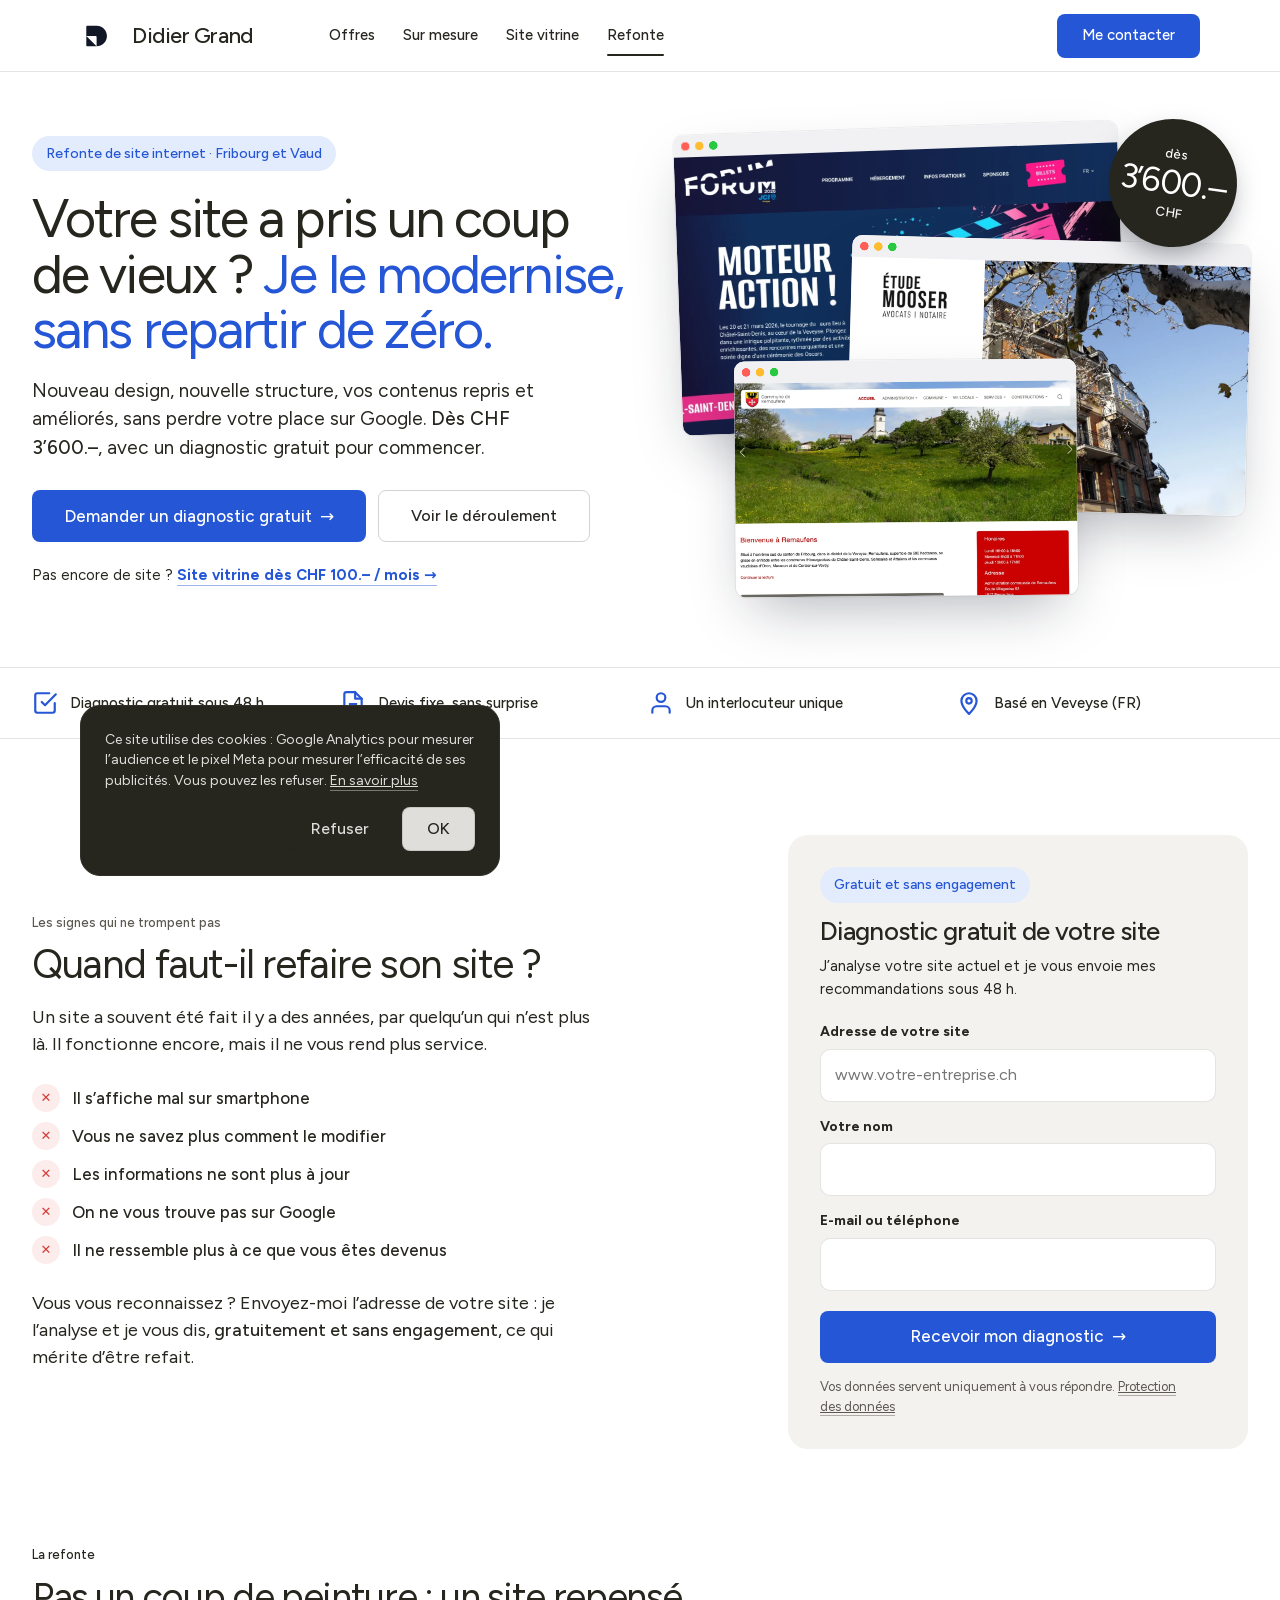
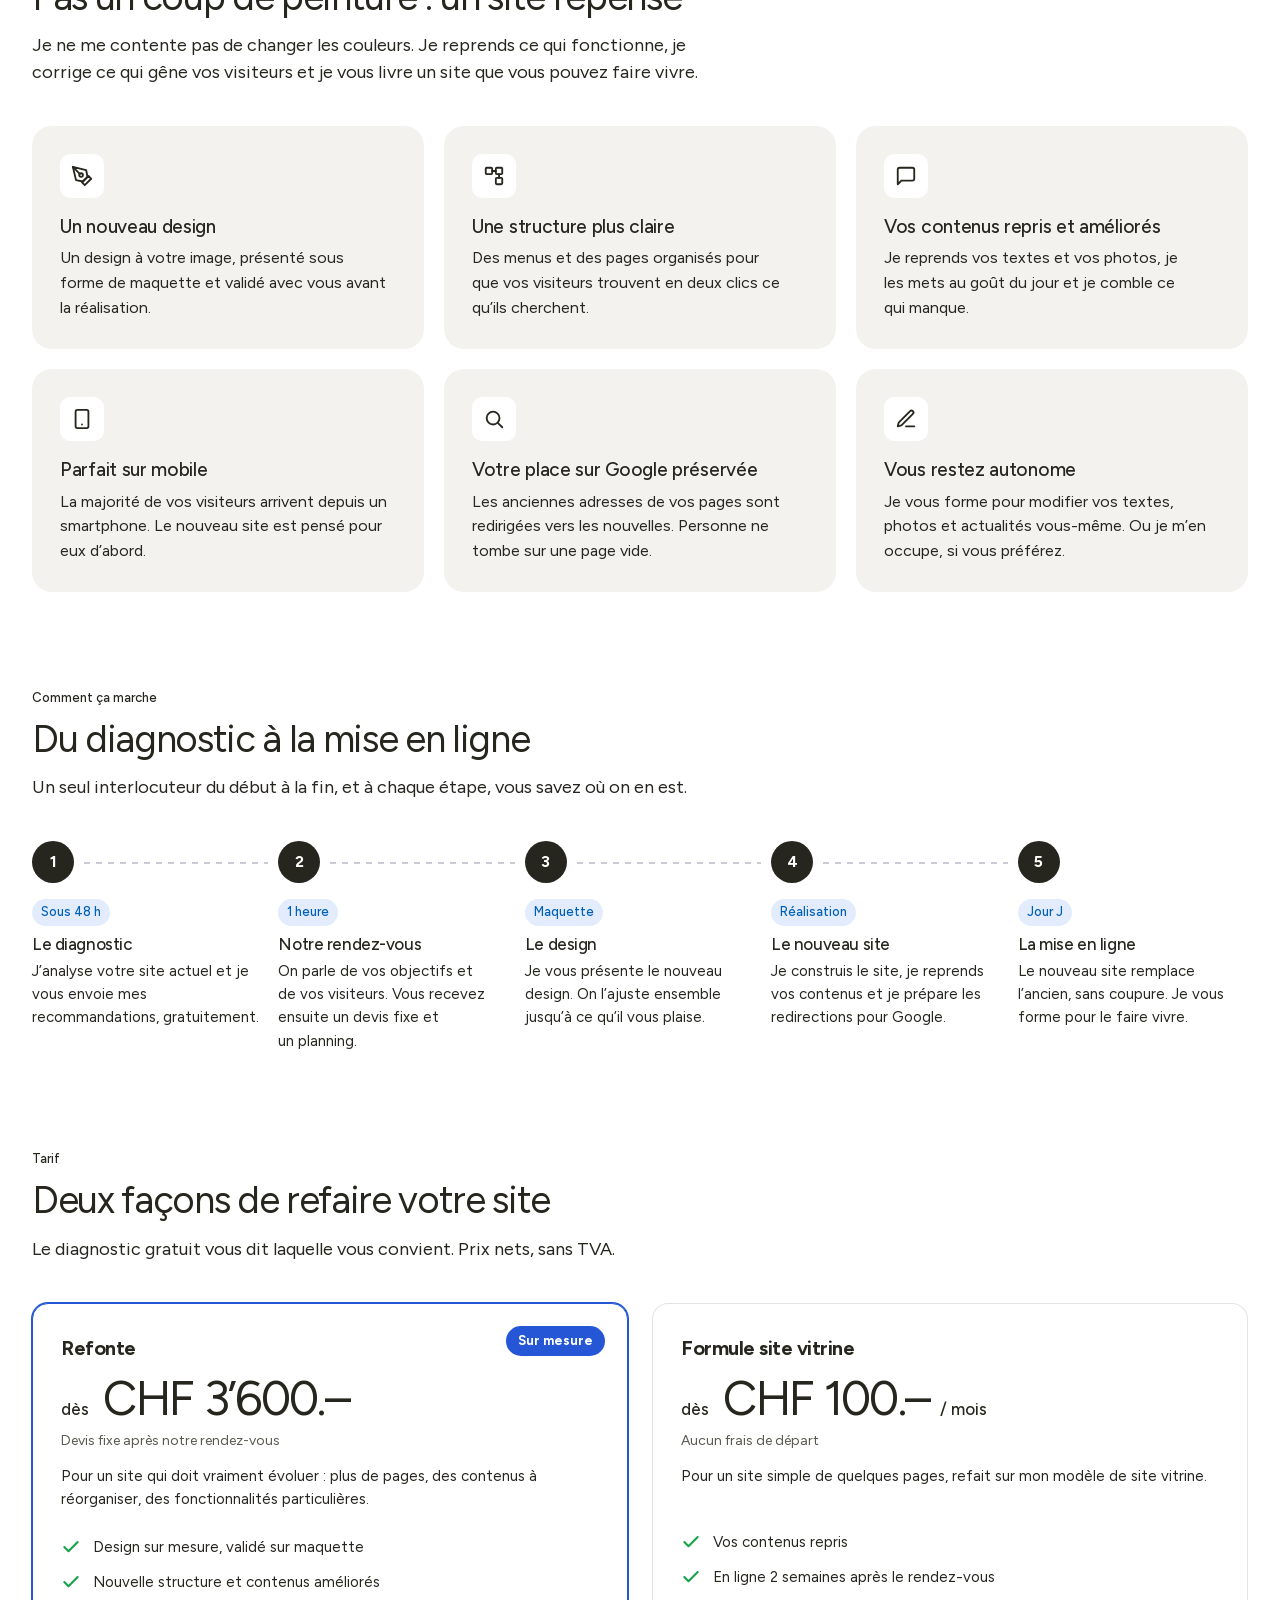
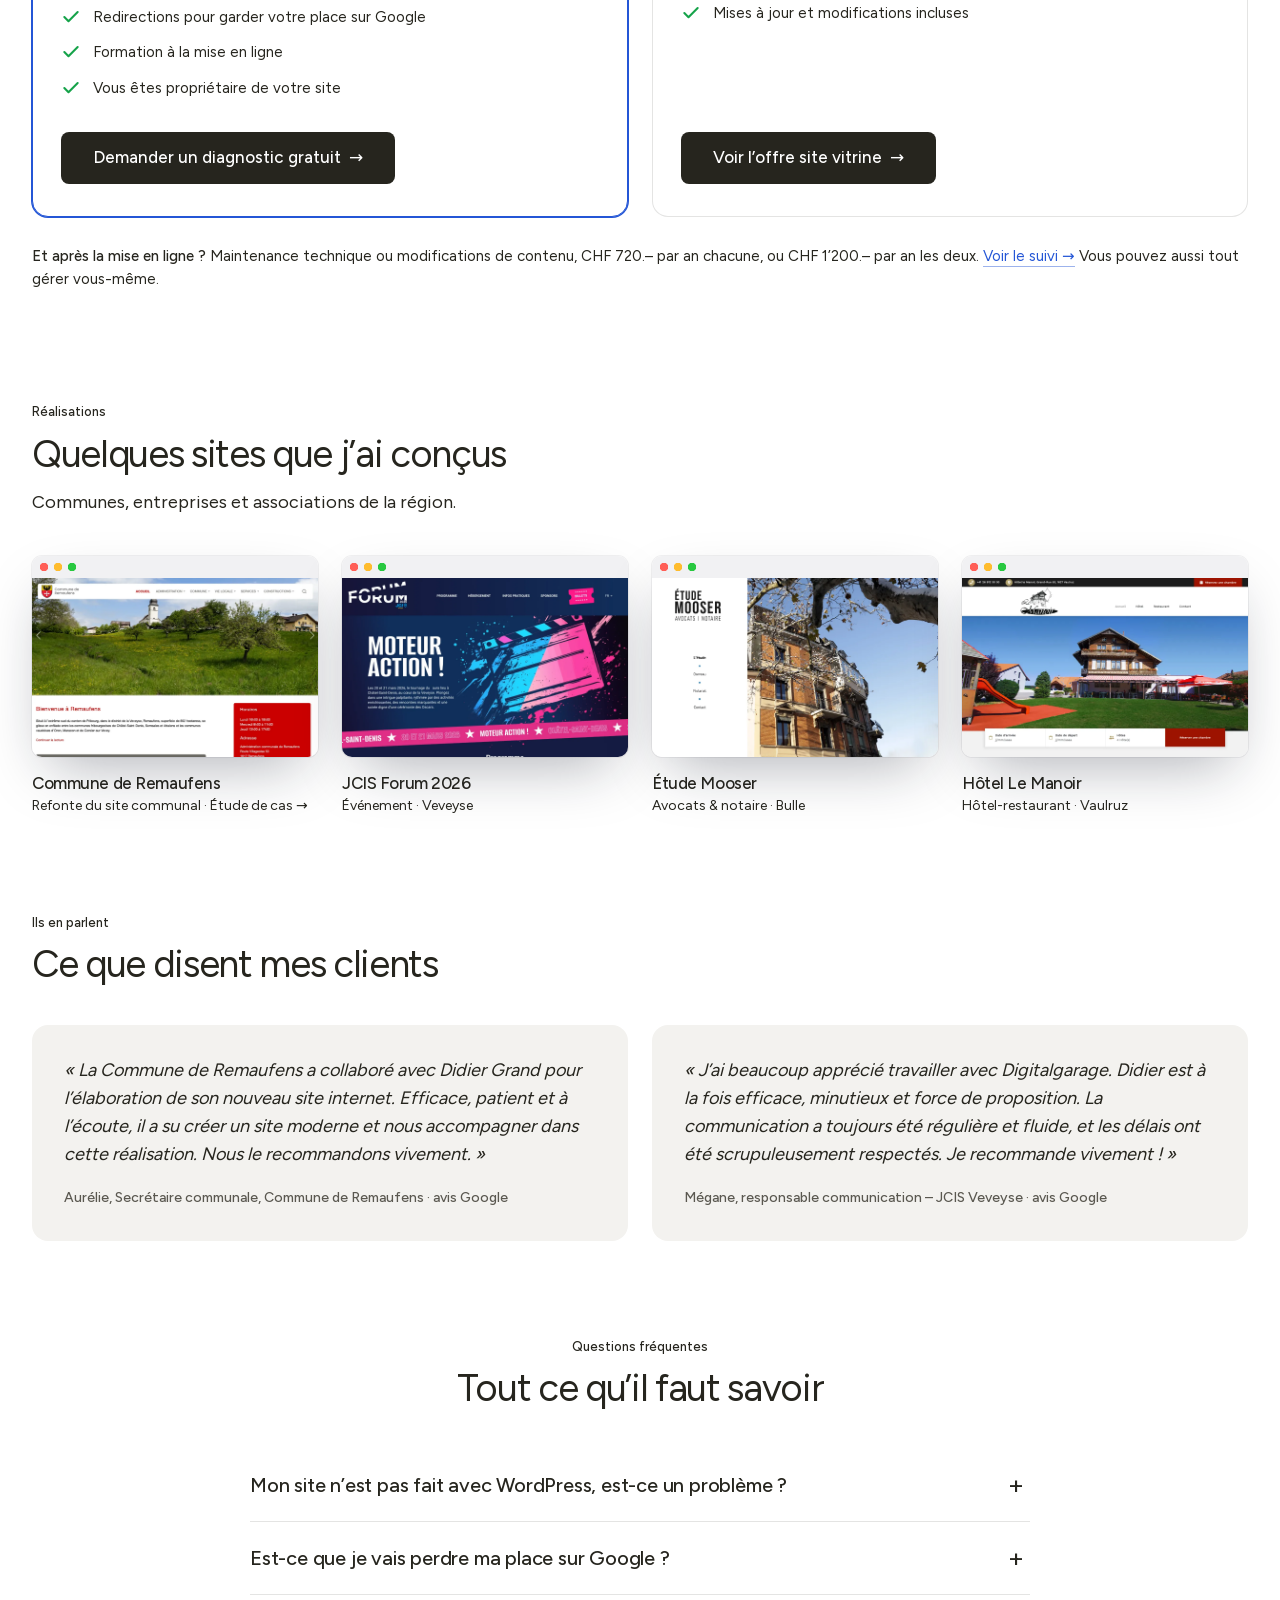
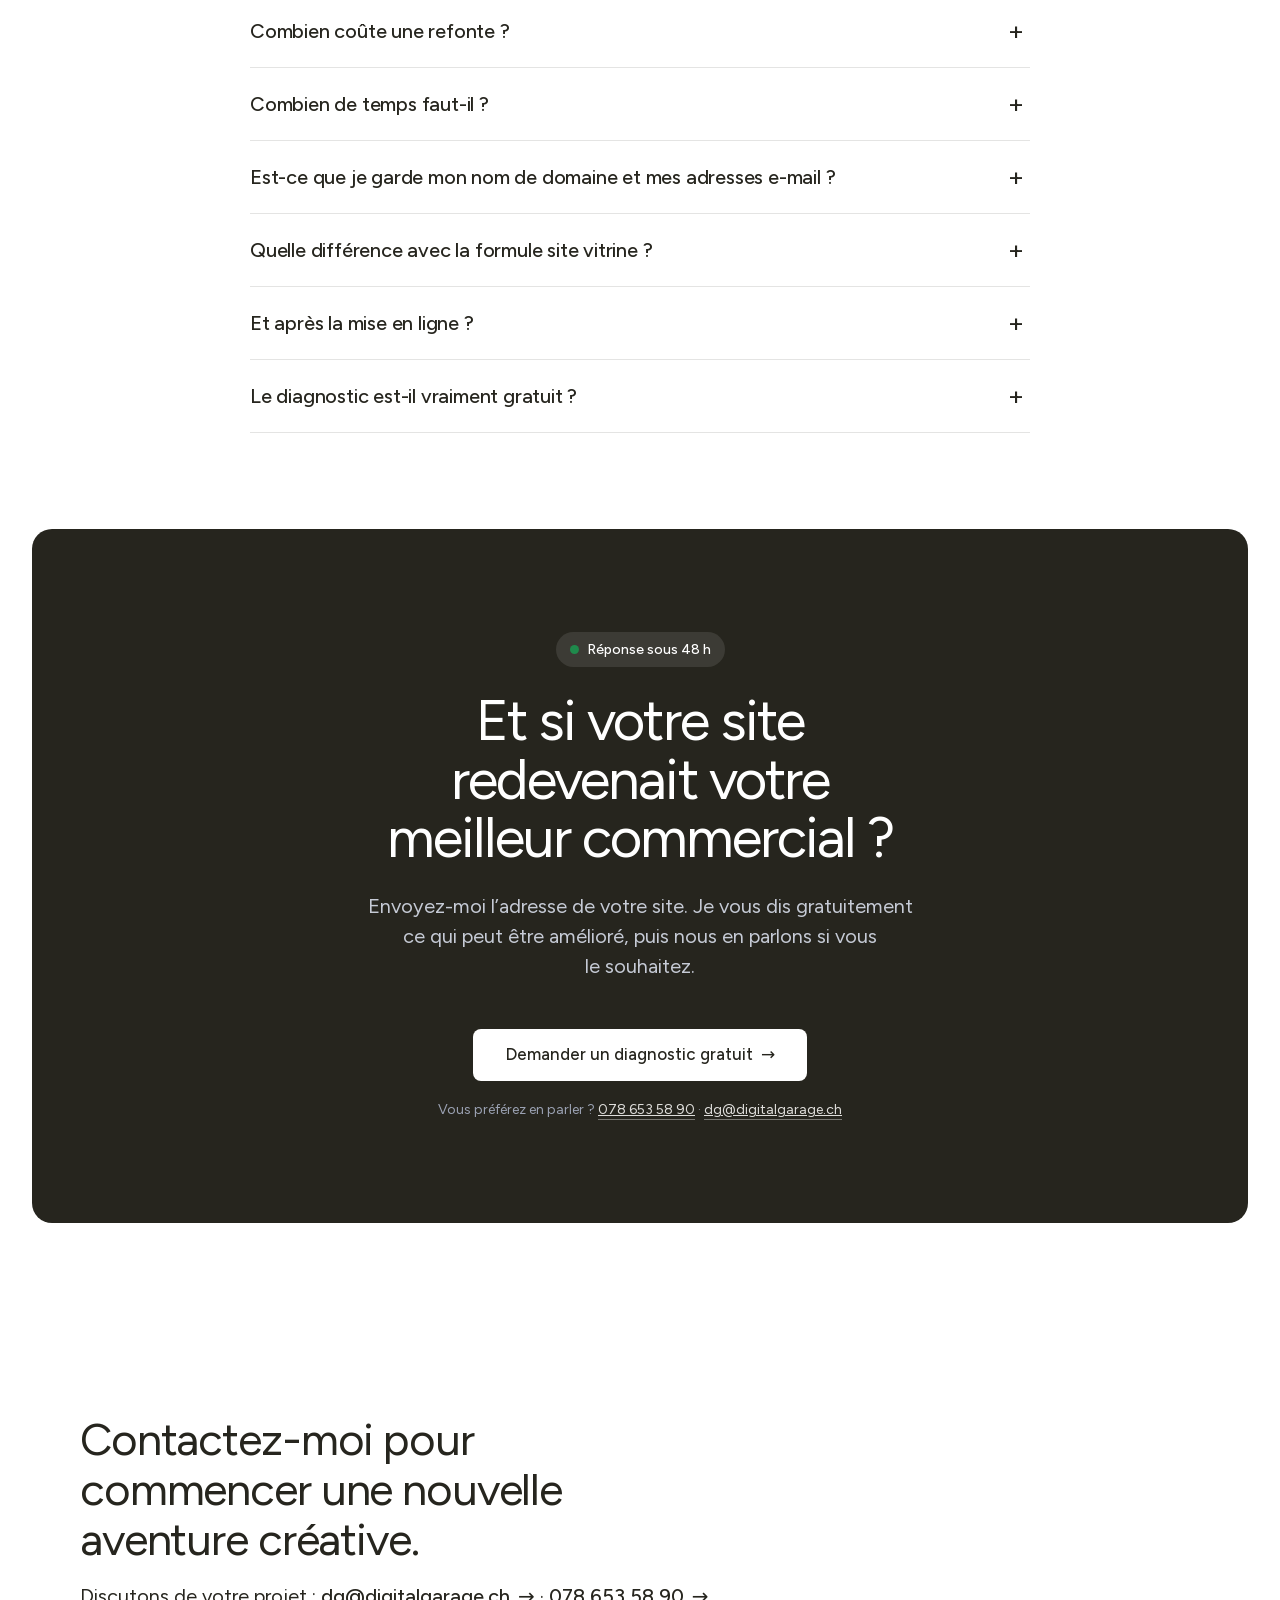
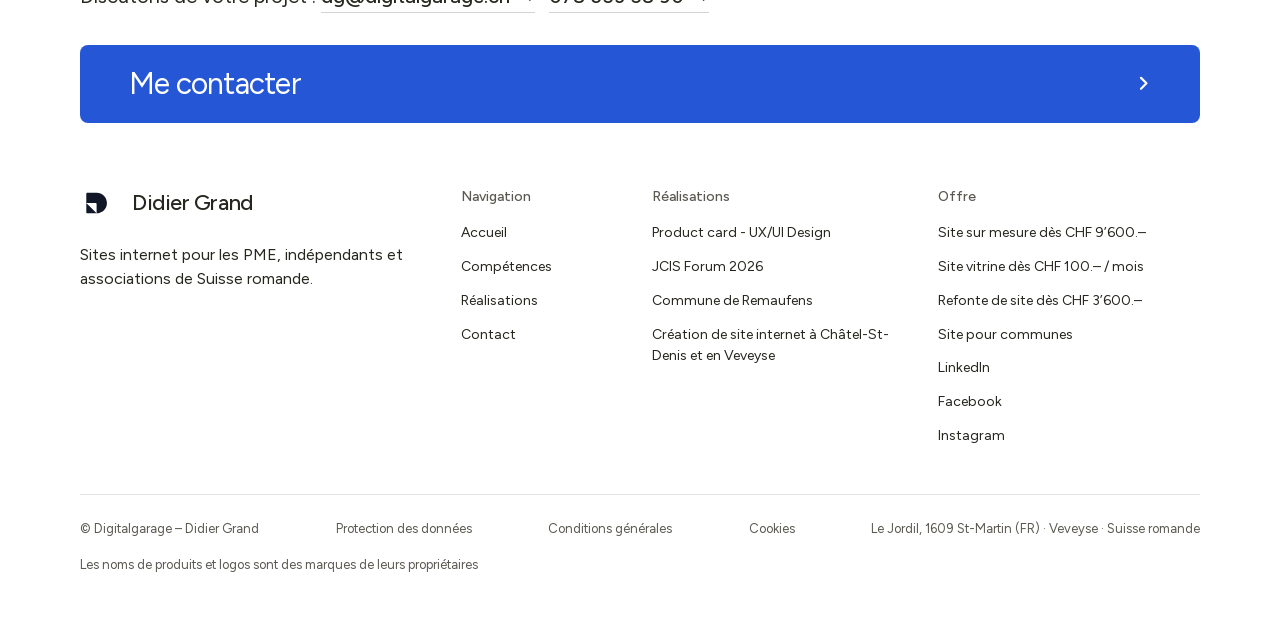
<file: refonte.html>
<!doctype html>
<html lang="fr" data-type="service" data-radius="soft" data-buttons="solid" data-motion>
<head>
  <meta charset="utf-8">
  <meta name="viewport" content="width=device-width, initial-scale=1">
  <title>Refonte de site internet dès CHF 3’600.– | Digitalgarage</title>
  <meta name="theme-color" content="#ffffff">
  <meta name="description" content="Refonte de site internet pour PME, communes et associations de Fribourg et Vaud : nouveau design, contenus repris et améliorés, référencement préservé. Dès CHF 3’600.–, diagnostic gratuit.">
  <link rel="canonical" href="https://www.digitalgarage.ch/refonte">
  <meta property="og:type" content="website">
  <meta property="og:title" content="Refonte de site internet dès CHF 3’600.–">
  <meta property="og:description" content="Nouveau design, nouvelle structure, vos contenus repris et améliorés. Diagnostic gratuit de votre site actuel sous 48 h.">
  <meta property="og:image" content="https://www.digitalgarage.ch/images/og-image.png">
  <meta property="og:url" content="https://www.digitalgarage.ch/refonte">
  <meta name="twitter:card" content="summary_large_image">
  <link rel="icon" href="images/favicon.png">
  <link rel="apple-touch-icon" href="images/apple-touch-icon.png">
  <link rel="preload" href="assets/fonts/figtree-latin.woff2" as="font" type="font/woff2" crossorigin>
<link rel="stylesheet" href="assets/fonts/figtree.css">
  <link rel="stylesheet" href="css/vitrine.css?v=19">
  <link rel="stylesheet" href="css/vitrine-theme.css?v=5">
  <script type="application/ld+json">
  {
    "@context": "https://schema.org",
    "@type": "Service",
    "name": "Refonte de site internet",
    "serviceType": "Refonte de site web",
    "provider": {"@id": "https://www.digitalgarage.ch/#entreprise", "@type": "ProfessionalService", "name": "Digitalgarage", "url": "https://www.digitalgarage.ch/", "telephone": "+41786535890", "email": "dg@digitalgarage.ch", "address": {"@type": "PostalAddress", "addressLocality": "St-Martin", "postalCode": "1609", "addressRegion": "FR", "addressCountry": "CH"}},
    "areaServed": ["Veveyse", "Gruyère", "Glâne", "Canton de Fribourg", "Riviera vaudoise", "Canton de Vaud", "Suisse romande"],
    "audience": { "@type": "Audience", "audienceType": "PME, communes, institutions et associations" },
    "offers": { "@type": "Offer", "name": "Refonte de site internet", "price": "3600", "priceCurrency": "CHF", "description": "Prix plancher, devis fixe après le rendez-vous" }
  }
  </script>
  <script type="application/ld+json">
  {
    "@context": "https://schema.org",
    "@type": "FAQPage",
    "mainEntity": [
      { "@type": "Question", "name": "Mon site n’est pas fait avec WordPress, est-ce un problème ?", "acceptedAnswer": { "@type": "Answer", "text": "Non. Je reprends des sites faits avec n’importe quel outil : WordPress, Wix, Joomla, Jimdo, un site fait sur mesure… Lors du diagnostic, je vous dis quelle solution convient le mieux pour la suite." } },
      { "@type": "Question", "name": "Est-ce que je vais perdre ma place sur Google ?", "acceptedAnswer": { "@type": "Answer", "text": "Non, c’est justement une étape de la refonte. Je relève les adresses de vos pages actuelles et je les redirige vers les nouvelles, pour que Google et vos visiteurs retrouvent tout." } },
      { "@type": "Question", "name": "Combien coûte une refonte ?", "acceptedAnswer": { "@type": "Answer", "text": "Dès CHF 3’600.–. Le prix dépend du nombre de pages et des fonctionnalités. Après notre rendez-vous, vous recevez un devis fixe : pas de surprise en cours de route. Les prix sont nets, Digitalgarage n’est pas assujetti à la TVA." } },
      { "@type": "Question", "name": "Est-ce que je garde mon nom de domaine et mes adresses e-mail ?", "acceptedAnswer": { "@type": "Answer", "text": "Oui. Votre adresse www et vos e-mails ne changent pas. Je m’occupe de la bascule le jour de la mise en ligne, sans coupure pour vos visiteurs." } }
    ]
  }
  </script>
  <!-- Pixel Meta de cette page (vide = désactivé). Chargé par js/consent.js après accord du visiteur. -->
  <script>window.META_PIXEL_ID = "29340630575566348";</script>
  <script src="js/consent.js?v=3" defer></script>
</head>
<body class="lp">

<header class="nav">
  <div class="wrap nav__bar">
    <a class="skip-link" href="#top">Aller au contenu</a>
    <a class="nav__logo" href="./" aria-label="Accueil Digitalgarage">
      <svg viewBox="0 0 45 45" aria-hidden="true"><circle cx="22.5" cy="22.5" r="22.5" fill="#fff"/><path d="M8.842 35.587c0 .8.65 1.45 1.45 1.45h13.069L8.842 22.518Z" fill="#111727"/><path d="M23.361 7.998H10.292c-.8 0-1.45.65-1.45 1.45v13.07h13.069c.8 0 1.45.65 1.45 1.45v13.069c8.016 0 14.52-6.504 14.52-14.52 0-8.015-6.504-14.519-14.52-14.519" fill="#111727"/></svg><span class="nav__name">Didier Grand</span></a>
    <nav class="nav__links" aria-label="Navigation principale">
      <div class="nav__item"><a class="nav__link" href="./#offres">Offres</a></div>
      <div class="nav__item"><a class="nav__link" href="site-sur-mesure">Sur mesure</a></div>
      <div class="nav__item"><a class="nav__link" href="site-vitrine">Site vitrine</a></div>
      <div class="nav__item"><a class="nav__link" href="refonte" aria-current="page">Refonte</a></div>
    </nav>
    <div class="nav__actions">
      <a class="btn btn--primary" href="contact">Me contacter</a>
    </div>
    <button class="nav__toggle" type="button" aria-expanded="false" aria-label="Menu">
      <svg width="18" height="18" viewBox="0 0 18 18" aria-hidden="true"><path d="M2 5h14M2 13h14" stroke="currentColor" stroke-width="1.6" stroke-linecap="round"/></svg>
    </button>
  </div>
</header>

<main id="top">

  <!-- ============ HERO ============ -->
  <section class="lp-hero">
    <div class="lp-wrap grid">
      <div>
        <span class="chip accent">Refonte de site internet · Fribourg et Vaud</span>
        <h1>Votre site a pris un coup de vieux&nbsp;? <span class="price price--wrap">Je le modernise, sans repartir de zéro.</span></h1>
        <p class="sub">Nouveau design, nouvelle structure, vos contenus repris et améliorés, sans perdre votre place sur Google. <strong>Dès CHF 3’600.–</strong>, avec un diagnostic gratuit pour commencer.</p>
        <div class="actions">
          <a class="btn btn-lg btn-arrow js-cta" data-cta="hero" href="#diagnostic">Demander un diagnostic gratuit</a>
          <a class="btn-ghost" href="#etapes">Voir le déroulement</a>
        </div>
        <p class="has-site">Pas encore de site&nbsp;? <a href="site-vitrine">Site vitrine dès CHF 100.– / mois →</a></p>
      </div>

      <div class="stack" aria-hidden="true">
        <div class="browser b1"><img src="images/vitrine/jcis-forum.webp" alt=""></div>
        <div class="browser b2"><img src="images/vitrine/etude-mooser.webp" alt=""></div>
        <div class="browser b3"><img src="images/vitrine/remaufens.webp" alt=""></div>
        <div class="price-badge"><div><span>dès</span><b>3’600.–</b><span>CHF</span></div></div>
      </div>
    </div>
  </section>

  <!-- ============ ATOUTS ============ -->
  <section class="trust" aria-label="Les atouts de l'offre">
    <div class="lp-wrap">
      <ul>
        <li><svg viewBox="0 0 24 24" fill="none" stroke="currentColor" stroke-width="2" stroke-linecap="round" stroke-linejoin="round" aria-hidden="true"><path d="M9 11l3 3L22 4"/><path d="M21 12v7a2 2 0 0 1-2 2H5a2 2 0 0 1-2-2V5a2 2 0 0 1 2-2h11"/></svg>Diagnostic gratuit sous 48&nbsp;h</li>
        <li><svg viewBox="0 0 24 24" fill="none" stroke="currentColor" stroke-width="2" stroke-linecap="round" stroke-linejoin="round" aria-hidden="true"><path d="M14 2H6a2 2 0 0 0-2 2v16a2 2 0 0 0 2 2h12a2 2 0 0 0 2-2V8z"/><path d="M14 2v6h6M9 13h6M9 17h4"/></svg>Devis fixe, sans surprise</li>
        <li><svg viewBox="0 0 24 24" fill="none" stroke="currentColor" stroke-width="2" stroke-linecap="round" stroke-linejoin="round" aria-hidden="true"><path d="M20 21v-2a4 4 0 0 0-4-4H8a4 4 0 0 0-4 4v2"/><circle cx="12" cy="7" r="4"/></svg>Un interlocuteur unique</li>
        <li><svg viewBox="0 0 24 24" fill="none" stroke="currentColor" stroke-width="2" stroke-linecap="round" stroke-linejoin="round" aria-hidden="true"><path d="M12 22s-7-6.2-7-12a7 7 0 0 1 14 0c0 5.8-7 12-7 12z"/><circle cx="12" cy="10" r="2.5"/></svg>Basé en Veveyse (FR)</li>
      </ul>
    </div>
  </section>

  <!-- ============ SIGNES + DIAGNOSTIC GRATUIT ============ -->
  <section class="lp-section" id="refonte">
    <div class="lp-wrap refonte">
      <div class="refonte-txt">
        <p class="eyebrow-sm">Les signes qui ne trompent pas</p>
        <h2>Quand faut-il refaire son site&nbsp;?</h2>
        <p class="lead">Un site a souvent été fait il y a des années, par quelqu’un qui n’est plus là. Il fonctionne encore, mais il ne vous rend plus service.</p>
        <ul class="signs">
          <li>Il s’affiche mal sur smartphone</li>
          <li>Vous ne savez plus comment le modifier</li>
          <li>Les informations ne sont plus à jour</li>
          <li>On ne vous trouve pas sur Google</li>
          <li>Il ne ressemble plus à ce que vous êtes devenus</li>
        </ul>
        <p class="lead">Vous vous reconnaissez&nbsp;? Envoyez-moi l’adresse de votre site&nbsp;: je l’analyse et je vous dis, <strong>gratuitement et sans engagement</strong>, ce qui mérite d’être refait.</p>
      </div>

      <div class="diag" id="diagnostic">
        <form class="js-mini" action="diagnostic.php" method="post" novalidate data-lead="diagnostic-refonte">
          <span class="chip accent">Gratuit et sans engagement</span>
          <h3>Diagnostic gratuit de votre site</h3>
          <p>J’analyse votre site actuel et je vous envoie mes recommandations sous 48&nbsp;h.</p>
          <label>Adresse de votre site<input type="text" name="site" placeholder="www.votre-entreprise.ch" autocomplete="url" inputmode="url" required></label>
          <label>Votre nom<input type="text" name="nom" autocomplete="name" required></label>
          <label>E-mail ou téléphone<input type="text" name="contact" autocomplete="email" required></label>
          <input type="hidden" name="origine" class="js-origine" value="page refonte">
          <input type="hidden" name="page" value="refonte">
          <label class="hp" aria-hidden="true">Ne pas remplir<input type="text" name="societe_web" tabindex="-1" autocomplete="off"></label>
          <button class="btn btn-lg btn-arrow" type="submit">Recevoir mon diagnostic</button>
          <p class="msg" role="status" aria-live="polite"></p>
          <noscript><p class="msg">Ce formulaire a besoin de JavaScript. Écrivez-moi à <a href="mailto:dg@digitalgarage.ch">dg@digitalgarage.ch</a> ou appelez le 078 653 58 90.</p></noscript>
          <p class="fine">Vos données servent uniquement à vous répondre. <a href="confidentialite">Protection des données</a></p>
        </form>
        <div class="diag-ok mini-ok" hidden>
          <span class="ok-ico" aria-hidden="true">✓</span>
          <h3>Merci, c’est noté&nbsp;!</h3>
          <p>J’analyse votre site et je vous réponds sous 48&nbsp;h avec mes recommandations.</p>
        </div>
      </div>
    </div>
  </section>

  <!-- ============ CE QUI EST COMPRIS ============ -->
  <section class="lp-section" id="inclus">
    <div class="lp-wrap">
      <div class="lp-head">
        <p class="eyebrow-sm">La refonte</p>
        <h2>Pas un coup de peinture&nbsp;: un site repensé</h2>
        <p>Je ne me contente pas de changer les couleurs. Je reprends ce qui fonctionne, je corrige ce qui gêne vos visiteurs et je vous livre un site que vous pouvez faire vivre.</p>
      </div>

      <div class="features">
        <article class="feature">
          <div class="ico"><svg viewBox="0 0 24 24" fill="none" stroke="currentColor" stroke-width="2" stroke-linecap="round" stroke-linejoin="round" aria-hidden="true"><path d="M12 19l7-7 3 3-7 7-3-3z"/><path d="M18 13l-1.5-7.5L2 2l3.5 14.5L13 18l5-5z"/><path d="M2 2l7.586 7.586"/><circle cx="11" cy="11" r="2"/></svg></div>
          <h3>Un nouveau design</h3>
          <p>Un design à votre image, présenté sous forme de maquette et validé avec vous avant la réalisation.</p>
        </article>
        <article class="feature">
          <div class="ico"><svg viewBox="0 0 24 24" fill="none" stroke="currentColor" stroke-width="2" stroke-linecap="round" stroke-linejoin="round" aria-hidden="true"><rect x="3" y="3" width="7" height="7" rx="1"/><rect x="14" y="3" width="7" height="7" rx="1"/><rect x="14" y="14" width="7" height="7" rx="1"/><path d="M10 6.5h4M17.5 10v4"/></svg></div>
          <h3>Une structure plus claire</h3>
          <p>Des menus et des pages organisés pour que vos visiteurs trouvent en deux clics ce qu’ils cherchent.</p>
        </article>
        <article class="feature">
          <div class="ico"><svg viewBox="0 0 24 24" fill="none" stroke="currentColor" stroke-width="2" stroke-linecap="round" stroke-linejoin="round" aria-hidden="true"><path d="M21 15a2 2 0 0 1-2 2H7l-4 4V5a2 2 0 0 1 2-2h14a2 2 0 0 1 2 2z"/></svg></div>
          <h3>Vos contenus repris et améliorés</h3>
          <p>Je reprends vos textes et vos photos, je les mets au goût du jour et je comble ce qui manque.</p>
        </article>
        <article class="feature">
          <div class="ico"><svg viewBox="0 0 24 24" fill="none" stroke="currentColor" stroke-width="2" stroke-linecap="round" stroke-linejoin="round" aria-hidden="true"><rect x="5" y="2" width="14" height="20" rx="2"/><path d="M12 18h.01"/></svg></div>
          <h3>Parfait sur mobile</h3>
          <p>La majorité de vos visiteurs arrivent depuis un smartphone. Le nouveau site est pensé pour eux d’abord.</p>
        </article>
        <article class="feature">
          <div class="ico"><svg viewBox="0 0 24 24" fill="none" stroke="currentColor" stroke-width="2" stroke-linecap="round" stroke-linejoin="round" aria-hidden="true"><circle cx="11" cy="11" r="7"/><path d="m21 21-4.3-4.3"/></svg></div>
          <h3>Votre place sur Google préservée</h3>
          <p>Les anciennes adresses de vos pages sont redirigées vers les nouvelles. Personne ne tombe sur une page vide.</p>
        </article>
        <article class="feature">
          <div class="ico"><svg viewBox="0 0 24 24" fill="none" stroke="currentColor" stroke-width="2" stroke-linecap="round" stroke-linejoin="round" aria-hidden="true"><path d="M12 20h9"/><path d="M16.5 3.5a2.1 2.1 0 0 1 3 3L7 19l-4 1 1-4z"/></svg></div>
          <h3>Vous restez autonome</h3>
          <p>Je vous forme pour modifier vos textes, photos et actualités vous-même. Ou je m’en occupe, si vous préférez.</p>
        </article>
      </div>
    </div>
  </section>

  <!-- ============ ÉTAPES ============ -->
  <section class="lp-section" id="etapes">
    <div class="lp-wrap">
      <div class="lp-head">
        <p class="eyebrow-sm">Comment ça marche</p>
        <h2>Du diagnostic à la mise en ligne</h2>
        <p>Un seul interlocuteur du début à la fin, et à chaque étape, vous savez où on en est.</p>
      </div>
      <ol class="steps">
        <li class="step"><span class="when">Sous 48&nbsp;h</span><h3>Le diagnostic</h3><p>J’analyse votre site actuel et je vous envoie mes recommandations, gratuitement.</p></li>
        <li class="step"><span class="when">1 heure</span><h3>Notre rendez-vous</h3><p>On parle de vos objectifs et de vos visiteurs. Vous recevez ensuite un devis fixe et un planning.</p></li>
        <li class="step"><span class="when">Maquette</span><h3>Le design</h3><p>Je vous présente le nouveau design. On l’ajuste ensemble jusqu’à ce qu’il vous plaise.</p></li>
        <li class="step"><span class="when">Réalisation</span><h3>Le nouveau site</h3><p>Je construis le site, je reprends vos contenus et je prépare les redirections pour Google.</p></li>
        <li class="step"><span class="when">Jour J</span><h3>La mise en ligne</h3><p>Le nouveau site remplace l’ancien, sans coupure. Je vous forme pour le faire vivre.</p></li>
      </ol>
    </div>
  </section>

  <!-- ============ TARIF ============ -->
  <section class="lp-section" id="tarif">
    <div class="lp-wrap">
      <div class="lp-head">
        <p class="eyebrow-sm">Tarif</p>
        <h2>Deux façons de refaire votre site</h2>
        <p>Le diagnostic gratuit vous dit laquelle vous convient. Prix nets, sans TVA.</p>
      </div>
      <div class="pricing pricing--duo">
        <div class="plan is-main">
          <span class="tag">Sur mesure</span><h3>Refonte</h3>
          <div class="amount"><small>dès</small> CHF 3’600.–</div>
          <p class="billing">Devis fixe après notre rendez-vous</p>
          <p class="desc">Pour un site qui doit vraiment évoluer&nbsp;: plus de pages, des contenus à réorganiser, des fonctionnalités particulières.</p>
          <ul><li><svg viewBox="0 0 24 24" fill="none" stroke="currentColor" stroke-width="2.5" stroke-linecap="round" stroke-linejoin="round" aria-hidden="true"><path d="M20 6 9 17l-5-5"/></svg><span>Design sur mesure, validé sur maquette</span></li><li><svg viewBox="0 0 24 24" fill="none" stroke="currentColor" stroke-width="2.5" stroke-linecap="round" stroke-linejoin="round" aria-hidden="true"><path d="M20 6 9 17l-5-5"/></svg><span>Nouvelle structure et contenus améliorés</span></li><li><svg viewBox="0 0 24 24" fill="none" stroke="currentColor" stroke-width="2.5" stroke-linecap="round" stroke-linejoin="round" aria-hidden="true"><path d="M20 6 9 17l-5-5"/></svg><span>Redirections pour garder votre place sur Google</span></li><li><svg viewBox="0 0 24 24" fill="none" stroke="currentColor" stroke-width="2.5" stroke-linecap="round" stroke-linejoin="round" aria-hidden="true"><path d="M20 6 9 17l-5-5"/></svg><span>Formation à la mise en ligne</span></li><li><svg viewBox="0 0 24 24" fill="none" stroke="currentColor" stroke-width="2.5" stroke-linecap="round" stroke-linejoin="round" aria-hidden="true"><path d="M20 6 9 17l-5-5"/></svg><span>Vous êtes propriétaire de votre site</span></li></ul>
          <a class="btn btn-lg btn-arrow js-cta" data-cta="tarif" href="#diagnostic">Demander un diagnostic gratuit</a>
        </div>
        <div class="plan">
          <h3>Formule site vitrine</h3>
          <div class="amount"><small>dès</small> CHF 100.– <small>/ mois</small></div>
          <p class="billing">Aucun frais de départ</p>
          <p class="desc">Pour un site simple de quelques pages, refait sur mon modèle de site vitrine.</p>
          <ul><li><svg viewBox="0 0 24 24" fill="none" stroke="currentColor" stroke-width="2.5" stroke-linecap="round" stroke-linejoin="round" aria-hidden="true"><path d="M20 6 9 17l-5-5"/></svg><span>Vos contenus repris</span></li><li><svg viewBox="0 0 24 24" fill="none" stroke="currentColor" stroke-width="2.5" stroke-linecap="round" stroke-linejoin="round" aria-hidden="true"><path d="M20 6 9 17l-5-5"/></svg><span>En ligne 2 semaines après le rendez-vous</span></li><li><svg viewBox="0 0 24 24" fill="none" stroke="currentColor" stroke-width="2.5" stroke-linecap="round" stroke-linejoin="round" aria-hidden="true"><path d="M20 6 9 17l-5-5"/></svg><span>Mises à jour et modifications incluses</span></li></ul>
          <a class="btn btn-lg btn-arrow" href="site-vitrine">Voir l’offre site vitrine</a>
        </div>
      </div>
      <p class="works-note"><b>Et après la mise en ligne&nbsp;?</b> Maintenance technique ou modifications de contenu, CHF 720.– par an chacune, ou CHF 1’200.– par an les deux. <a href="./#suivi">Voir le suivi →</a> Vous pouvez aussi tout gérer vous-même.</p>
    </div>
  </section>

  <!-- ============ RÉALISATIONS ============ -->
  <section class="lp-section" id="realisations">
    <div class="lp-wrap">
      <div class="lp-head">
        <p class="eyebrow-sm">Réalisations</p>
        <h2>Quelques sites que j’ai conçus</h2>
        <p>Communes, entreprises et associations de la région.</p>
      </div>
      <div class="works">
        <a class="work" href="remaufens">
          <div class="browser"><img src="images/vitrine/remaufens.webp" alt="Site de la Commune de Remaufens" loading="lazy" width="1200" height="824"></div>
          <h3>Commune de Remaufens</h3><p>Refonte du site communal · Étude de cas →</p>
        </a>
        <a class="work" href="site-web-jcis-forum-2026">
          <div class="browser"><img src="images/vitrine/jcis-forum.webp" alt="Site du JCIS Forum 2026" loading="lazy" width="1200" height="861"></div>
          <h3>JCIS Forum 2026</h3><p>Événement · Veveyse</p>
        </a>
        <a class="work" href="https://etude-mooser.ch/" target="_blank" rel="noopener">
          <div class="browser"><img src="images/vitrine/etude-mooser.webp" alt="Site de l'Étude Mooser, avocats et notaire à Bulle" loading="lazy" width="1200" height="750"></div>
          <h3>Étude Mooser</h3><p>Avocats &amp; notaire · Bulle</p>
        </a>
        <a class="work" href="https://hotel-lemanoir.ch/" target="_blank" rel="noopener">
          <div class="browser"><img src="images/vitrine/hotel-lemanoir.webp" alt="Site de l'Hôtel Le Manoir à Vaulruz" loading="lazy" width="1200" height="750"></div>
          <h3>Hôtel Le Manoir</h3><p>Hôtel-restaurant · Vaulruz</p>
        </a>
      </div>
    </div>
  </section>

  <!-- ============ TÉMOIGNAGES ============ -->
  <section class="lp-section" id="avis">
    <div class="lp-wrap">
      <div class="lp-head">
        <p class="eyebrow-sm">Ils en parlent</p>
        <h2>Ce que disent mes clients</h2>
      </div>
      <div class="quotes">
        <figure class="q">
          <blockquote>«&nbsp;La Commune de Remaufens a collaboré avec Didier Grand pour l’élaboration de son nouveau site internet. Efficace, patient et à l’écoute, il a su créer un site moderne et nous accompagner dans cette réalisation. Nous le recommandons vivement.&nbsp;»</blockquote>
          <figcaption>Aurélie, Secrétaire communale, Commune de Remaufens · avis Google</figcaption>
        </figure>
        <figure class="q">
          <blockquote>«&nbsp;J’ai beaucoup apprécié travailler avec Digitalgarage. Didier est à la fois efficace, minutieux et force de proposition. La communication a toujours été régulière et fluide, et les délais ont été scrupuleusement respectés. Je recommande vivement&nbsp;!&nbsp;»</blockquote>
          <figcaption>Mégane, responsable communication – JCIS Veveyse · avis Google</figcaption>
        </figure>
      </div>
    </div>
  </section>

  <!-- ============ FAQ ============ -->
  <section class="lp-section" id="faq">
    <div class="lp-wrap">
      <div class="lp-head center">
        <p class="eyebrow-sm">Questions fréquentes</p>
        <h2>Tout ce qu’il faut savoir</h2>
      </div>
      <div class="lp-faq">
        <details>
          <summary>Mon site n’est pas fait avec WordPress, est-ce un problème&nbsp;?</summary>
          <p>Non. Je reprends des sites faits avec n’importe quel outil&nbsp;: WordPress, Wix, Joomla, Jimdo, un site fait sur mesure… Lors du diagnostic, je vous dis quelle solution convient le mieux pour la suite.</p>
        </details>
        <details>
          <summary>Est-ce que je vais perdre ma place sur Google&nbsp;?</summary>
          <p>Non, c’est justement une étape de la refonte. Je relève les adresses de vos pages actuelles et je les redirige vers les nouvelles, pour que Google et vos visiteurs retrouvent tout.</p>
        </details>
        <details>
          <summary>Combien coûte une refonte&nbsp;?</summary>
          <p>Dès CHF 3’600.–. Le prix dépend du nombre de pages et des fonctionnalités. Après notre rendez-vous, vous recevez un devis fixe&nbsp;: pas de surprise en cours de route. Les prix sont nets, Digitalgarage n’est pas assujetti à la TVA.</p>
        </details>
        <details>
          <summary>Combien de temps faut-il&nbsp;?</summary>
          <p>Cela dépend de la taille du site et de la disponibilité de vos contenus. Vous recevez un planning avec le devis, et je vous tiens au courant à chaque étape.</p>
        </details>
        <details>
          <summary>Est-ce que je garde mon nom de domaine et mes adresses e-mail&nbsp;?</summary>
          <p>Oui. Votre adresse www et vos e-mails ne changent pas. Je m’occupe de la bascule le jour de la mise en ligne, sans coupure pour vos visiteurs.</p>
        </details>
        <details>
          <summary>Quelle différence avec la formule site vitrine&nbsp;?</summary>
          <p>La formule site vitrine s’appuie sur mon modèle de site, payé par mois, pour les besoins simples. La refonte est un projet sur mesure, payé une fois, pour un site plus riche ou une image plus travaillée. Le diagnostic gratuit vous dit laquelle vous convient.</p>
        </details>
        <details>
          <summary>Et après la mise en ligne&nbsp;?</summary>
          <p>Vous pouvez gérer votre site vous-même, je vous forme pour ça. Si vous préférez, je m’en occupe&nbsp;: maintenance technique à CHF 720.– par an, 6 heures de modifications à utiliser quand vous voulez pour CHF 720.– par an, ou les deux pour CHF 1’200.– par an.</p>
        </details>
        <details>
          <summary>Le diagnostic est-il vraiment gratuit&nbsp;?</summary>
          <p>Oui, et sans engagement. Vous recevez mes recommandations sous 48&nbsp;h. Vous en faites ce que vous voulez, même si vous ne travaillez pas avec moi.</p>
        </details>
      </div>
    </div>
  </section>

  <!-- ============ CTA FINAL ============ -->
  <section class="lp-wrap lp-end" aria-labelledby="cta-final">
    <div class="final">
      <span class="chip"><span class="dot" aria-hidden="true"></span><span>Réponse sous 48&nbsp;h</span></span>
      <h2 id="cta-final">Et si votre site redevenait votre meilleur commercial&nbsp;?</h2>
      <p>Envoyez-moi l’adresse de votre site. Je vous dis gratuitement ce qui peut être amélioré, puis nous en parlons si vous le souhaitez.</p>
      <a class="btn btn-lg btn-light btn-arrow js-cta" data-cta="final" href="#diagnostic">Demander un diagnostic gratuit</a>
      <p class="small">Vous préférez en parler&nbsp;? <a href="tel:+41786535890">078 653 58 90</a> · <a href="mailto:dg@digitalgarage.ch">dg@digitalgarage.ch</a></p>
    </div>
  </section>

</main>

<div class="sticky-cta" id="sticky-cta">
  <p class="t"><b>Diagnostic gratuit</b>Réponse sous 48&nbsp;h</p>
  <a class="btn js-cta" data-cta="sticky" href="#diagnostic">Je le demande</a>
</div>

<footer class="footer closing" aria-labelledby="close-h">
  <div class="wrap">
    <div class="closing__cta close--type">
      <div class="section-head">
        <h2 id="close-h">Contactez-moi pour commencer une nouvelle aventure créative.</h2>
        <p>Discutons de votre projet&nbsp;: <a class="link" href="mailto:dg@digitalgarage.ch">dg@digitalgarage.ch</a> · <a class="link" href="tel:+41786535890">078 653 58 90</a></p>
      </div>
      <a class="btn btn--primary btn--xl btn--wide" href="contact">Me contacter<svg class="m-arrow" viewBox="0 0 12 12" aria-hidden="true"><path class="m-arrow__stem" d="M1 6h8"/><path class="m-arrow__head" d="M4.5 2.5 8 6l-3.5 3.5"/></svg></a>
    </div>
    <div class="closing__links">
      <div class="grid">
        <div class="span-4 stack-4">
          <a class="nav__logo" href="./"><svg viewBox="0 0 45 45" aria-hidden="true"><circle cx="22.5" cy="22.5" r="22.5" fill="#fff"/><path d="M8.842 35.587c0 .8.65 1.45 1.45 1.45h13.069L8.842 22.518Z" fill="#111727"/><path d="M23.361 7.998H10.292c-.8 0-1.45.65-1.45 1.45v13.07h13.069c.8 0 1.45.65 1.45 1.45v13.069c8.016 0 14.52-6.504 14.52-14.52 0-8.015-6.504-14.519-14.52-14.519" fill="#111727"/></svg>Didier Grand</a>
          <p>Sites internet pour les PME, indépendants et associations de Suisse romande.</p>
        </div>
        <div class="span-2 footer__col"><h3>Navigation</h3><ul><li><a href="./">Accueil</a></li><li><a href="./#competences">Compétences</a></li><li><a href="./#realisations">Réalisations</a></li><li><a href="contact">Contact</a></li></ul></div>
        <div class="span-3 footer__col"><h3>Réalisations</h3><ul><li><a href="projet-scott-product-card">Product card - UX/UI Design</a></li><li><a href="site-web-jcis-forum-2026">JCIS Forum 2026</a></li><li><a href="remaufens">Commune de Remaufens</a></li><li><a href="conception-site-web-chatel-st-denis-veveyse">Création de site internet à Châtel-St-Denis et en Veveyse</a></li></ul></div>
        <div class="span-3 footer__col"><h3>Offre</h3><ul><li><a href="site-sur-mesure">Site sur mesure dès CHF 9’600.–</a></li><li><a href="site-vitrine">Site vitrine dès CHF 100.– / mois</a></li><li><a href="refonte">Refonte de site dès CHF 3’600.–</a></li><li><a href="communes">Site pour communes</a></li><li><a href="https://www.linkedin.com/in/didiergrand/" target="_blank" rel="noopener">LinkedIn</a></li><li><a href="https://www.facebook.com/digitalgarage.ch" target="_blank" rel="noopener">Facebook</a></li><li><a href="https://www.instagram.com/digitalgarage.ch/" target="_blank" rel="noopener">Instagram</a></li></ul></div>
      </div>
      <div class="footer__legal">
        <span>© Digitalgarage – Didier Grand</span>
        <a href="confidentialite">Protection des données</a>
        <a href="conditions-generales">Conditions générales</a>
        <a href="#cookies" id="cookies">Cookies</a>
        <span>Le Jordil, 1609 St-Martin (FR) · Veveyse · Suisse romande</span>
        <span>Les noms de produits et logos sont des marques de leurs propriétaires</span>
      </div>
    </div>
  </div>
</footer>

<script>
  // Suivi des clics (fonctionne si le pixel Meta ou Google Analytics est installé).
  document.querySelectorAll(".js-cta").forEach(a => a.addEventListener("click", e => {
    const where = a.dataset.cta;
    if (window.fbq) fbq("trackCustom", "ClicDiagnostic", { content_name: "refonte", placement: where });
    if (window.gtag) gtag("event", "select_content", { content_type: "cta", event_category: "refonte", event_label: where });
    // descend au formulaire et place le curseur dans le premier champ
    const form = document.querySelector("#diagnostic form");
    if (!form || form.hidden || a.getAttribute("href") !== "#diagnostic") return;
    e.preventDefault();
    document.getElementById("diagnostic").scrollIntoView({ behavior: "smooth", block: "center" });
    setTimeout(() => form.site.focus({ preventScroll: true }), 500);
  }));

  // Formulaire de diagnostic : envoi sans quitter la page
  (function () {
    const q = new URLSearchParams(location.search);
    const debut = Date.now(); // sert à écarter les robots qui envoient en moins de 3 secondes
    document.querySelectorAll(".js-mini").forEach(form => {
      const box = form.parentElement, msg = form.querySelector(".msg"), btn = form.querySelector("button[type=submit]");
      const label = btn.textContent;
      if (q.get("utm_campaign")) form.querySelector(".js-origine").value = "pub " + q.get("utm_campaign");
      const done = () => { form.hidden = true; box.querySelector(".mini-ok").hidden = false; };
      if (q.get("envoi") === "ok" && location.hash === "#" + box.id) done();

      form.addEventListener("submit", async e => {
        e.preventDefault();
        msg.textContent = "";
        const empty = [...form.querySelectorAll("[required]")].find(i => !i.value.trim());
        if (empty) { msg.textContent = "Merci de remplir tous les champs."; empty.focus(); return; }
        btn.disabled = true; btn.textContent = "Envoi…";
        try {
          const body = new FormData(form);
          body.append("duree", Date.now() - debut);
          const r = await fetch(form.action, { method: "POST", body, headers: { Accept: "application/json" } });
          const data = await r.json();
          if (!data.ok) throw { serveur: data.message };
          done();
          if (window.fbq) fbq("track", "Lead", { content_name: form.dataset.lead });
          if (window.gtag) gtag("event", "generate_lead", { event_category: form.dataset.lead });
        } catch (err) {
          if (err && err.serveur) msg.textContent = err.serveur;
          else msg.innerHTML = "L’envoi n’a pas fonctionné. Vous pouvez aussi m’écrire à <a href=\"mailto:dg@digitalgarage.ch\">dg@digitalgarage.ch</a> ou appeler le <a href=\"tel:+41786535890\">078 653 58 90</a>.";
          btn.disabled = false; btn.textContent = label;
        }
      });
    });
  })();

  // Barre d'action mobile : apparaît après le premier écran, se cache sur le formulaire et le CTA final
  (function () {
    const bar = document.getElementById("sticky-cta");
    const watch = [document.querySelector(".lp-hero"), document.getElementById("diagnostic"), document.querySelector(".final")].filter(Boolean);
    if (!("IntersectionObserver" in window)) { bar.classList.add("show"); return; }
    const seen = new Map();
    const io = new IntersectionObserver(entries => {
      entries.forEach(e => seen.set(e.target, e.isIntersecting));
      bar.classList.toggle("show", ![...seen.values()].some(Boolean));
    });
    watch.forEach(el => { seen.set(el, el === watch[0]); io.observe(el); });
  })();
</script>

<script src="js/site.js?v=1" defer></script>
<script type="module" src="assets/system.js"></script>
<script type="module" src="assets/motion/motion.js"></script>
</body>
</html>
</file>
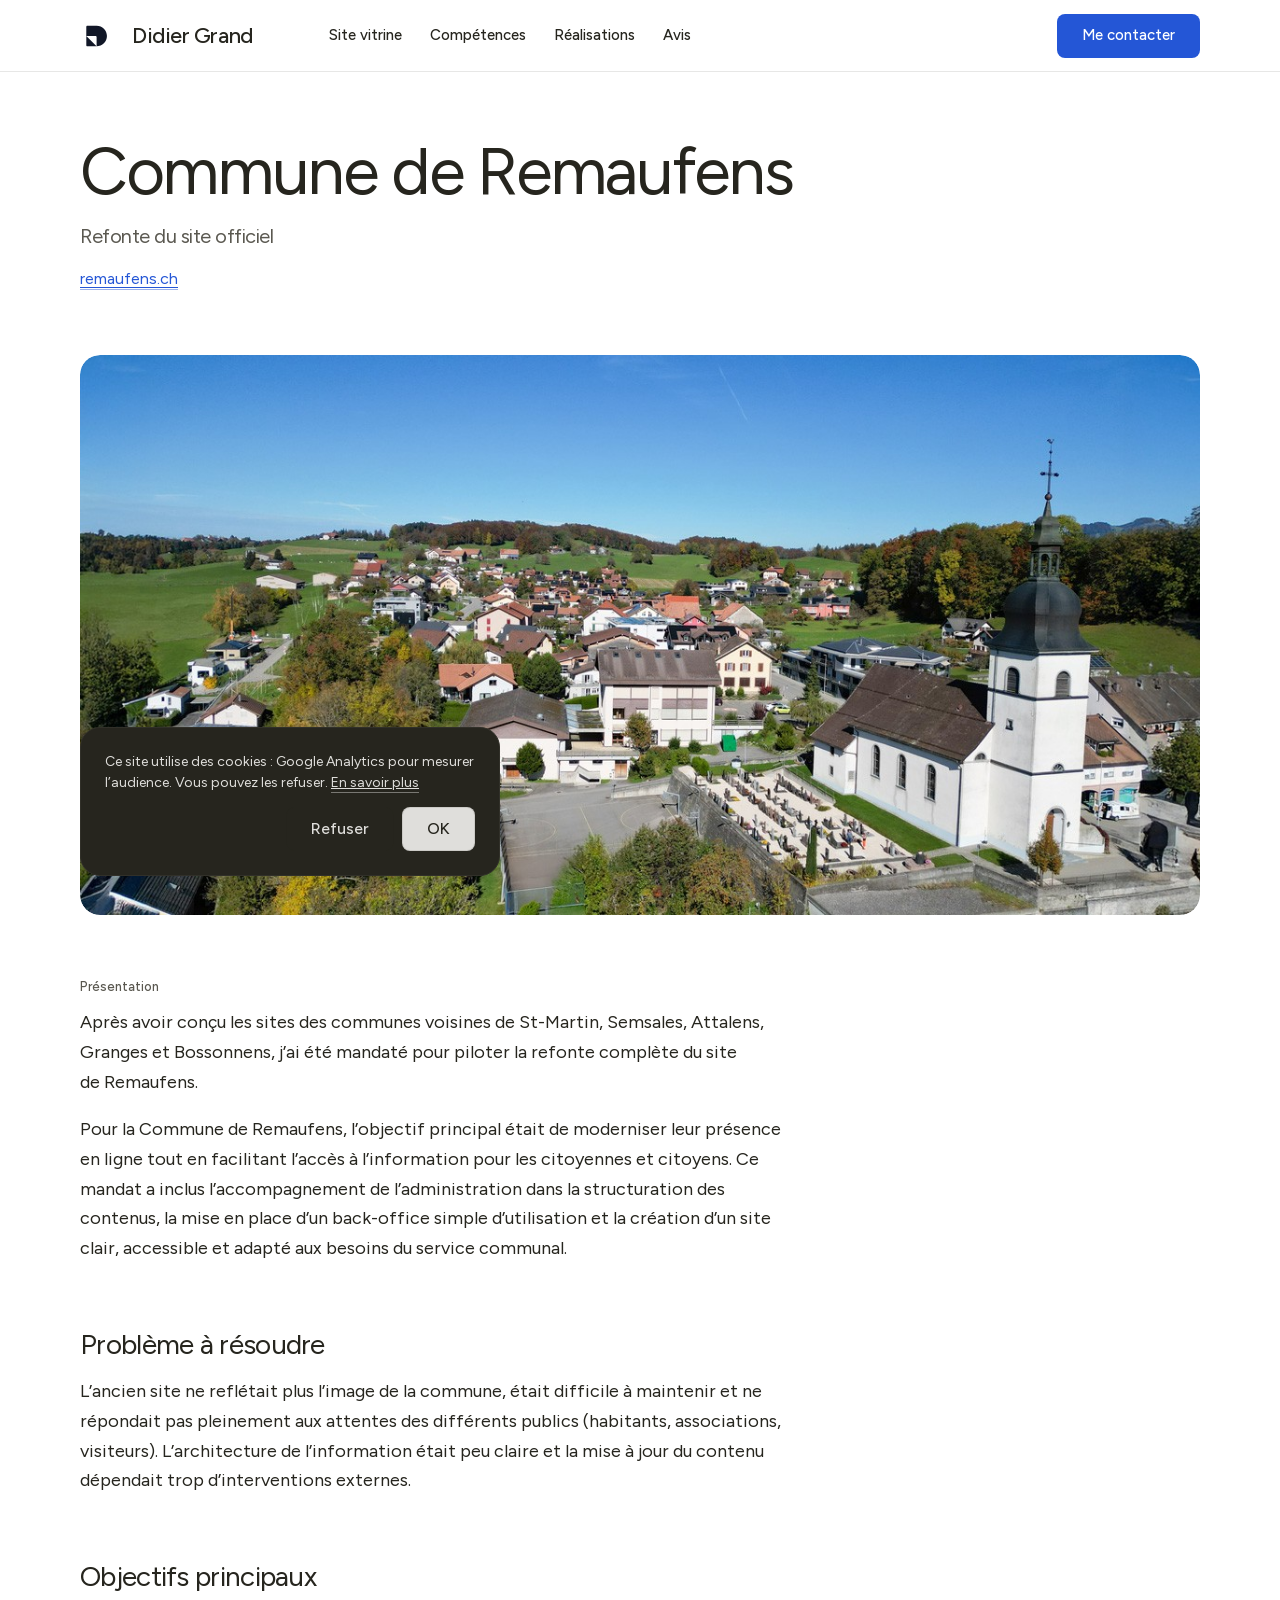
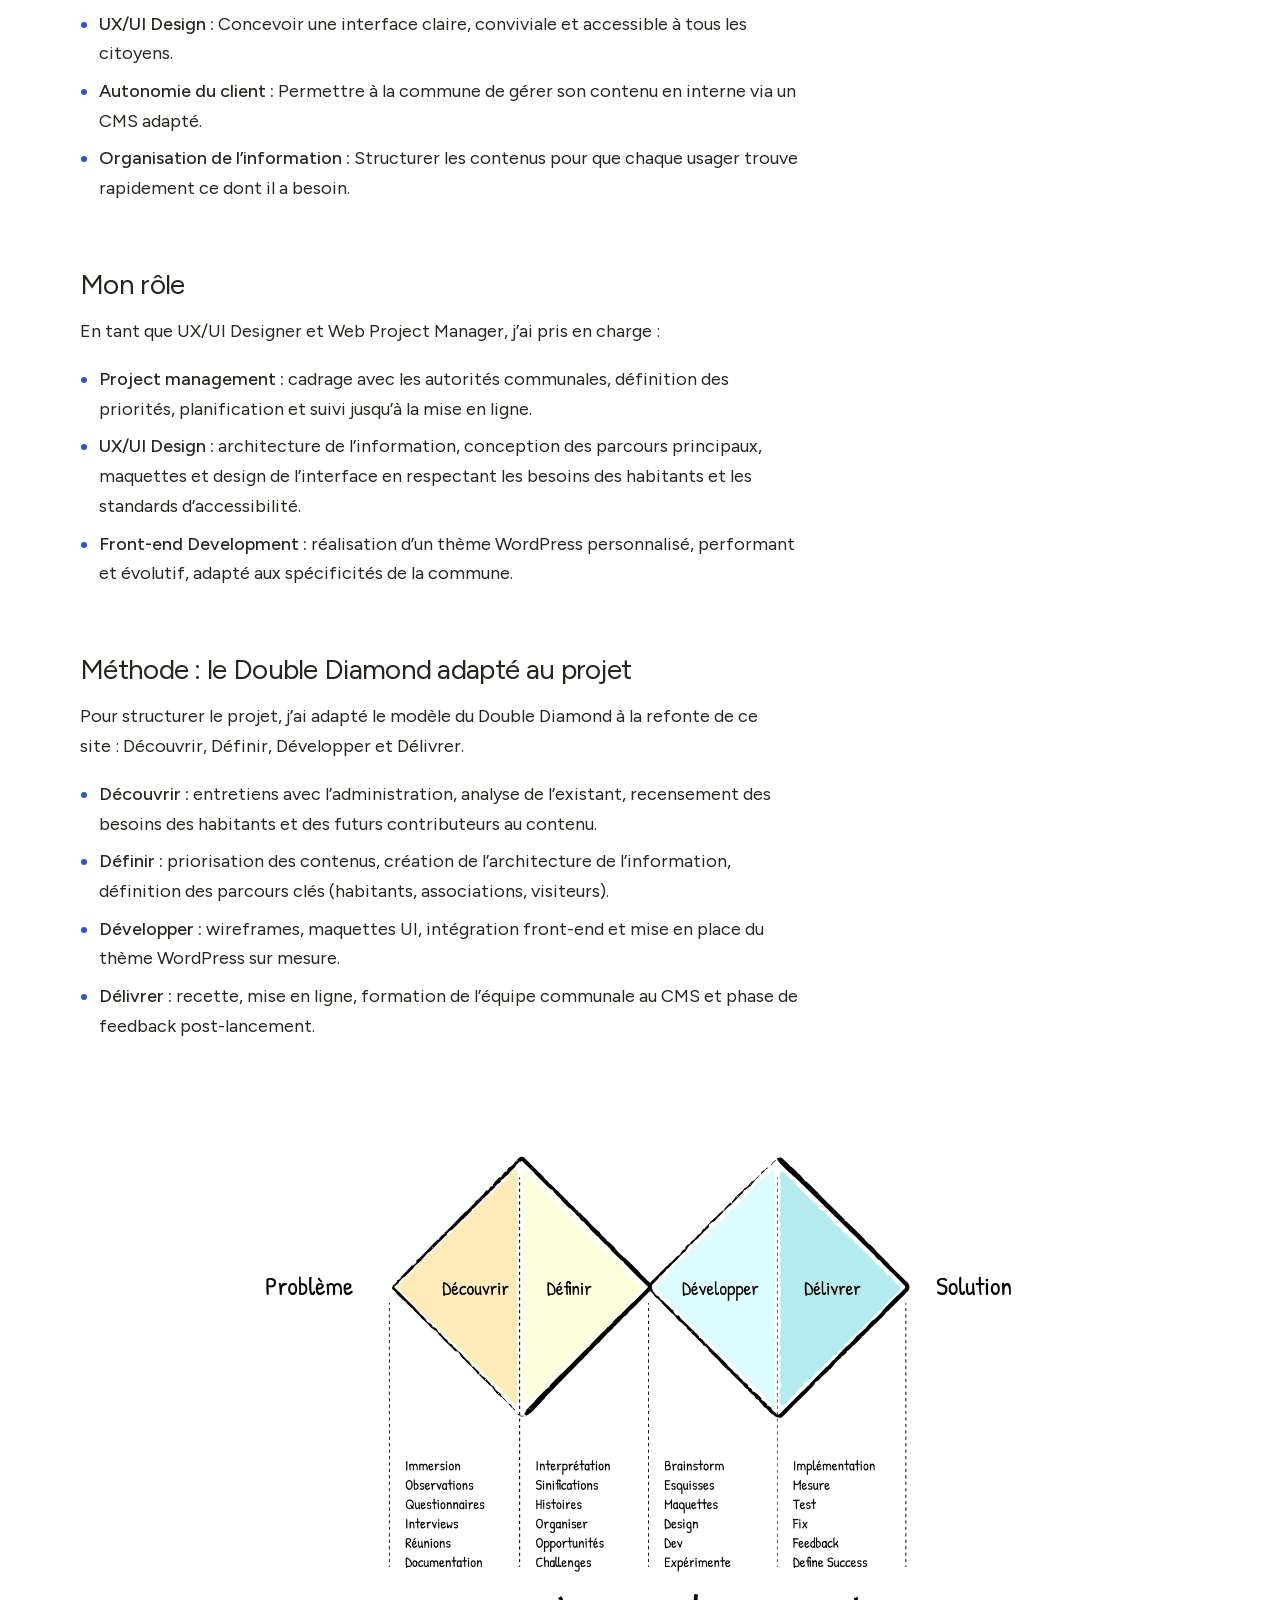
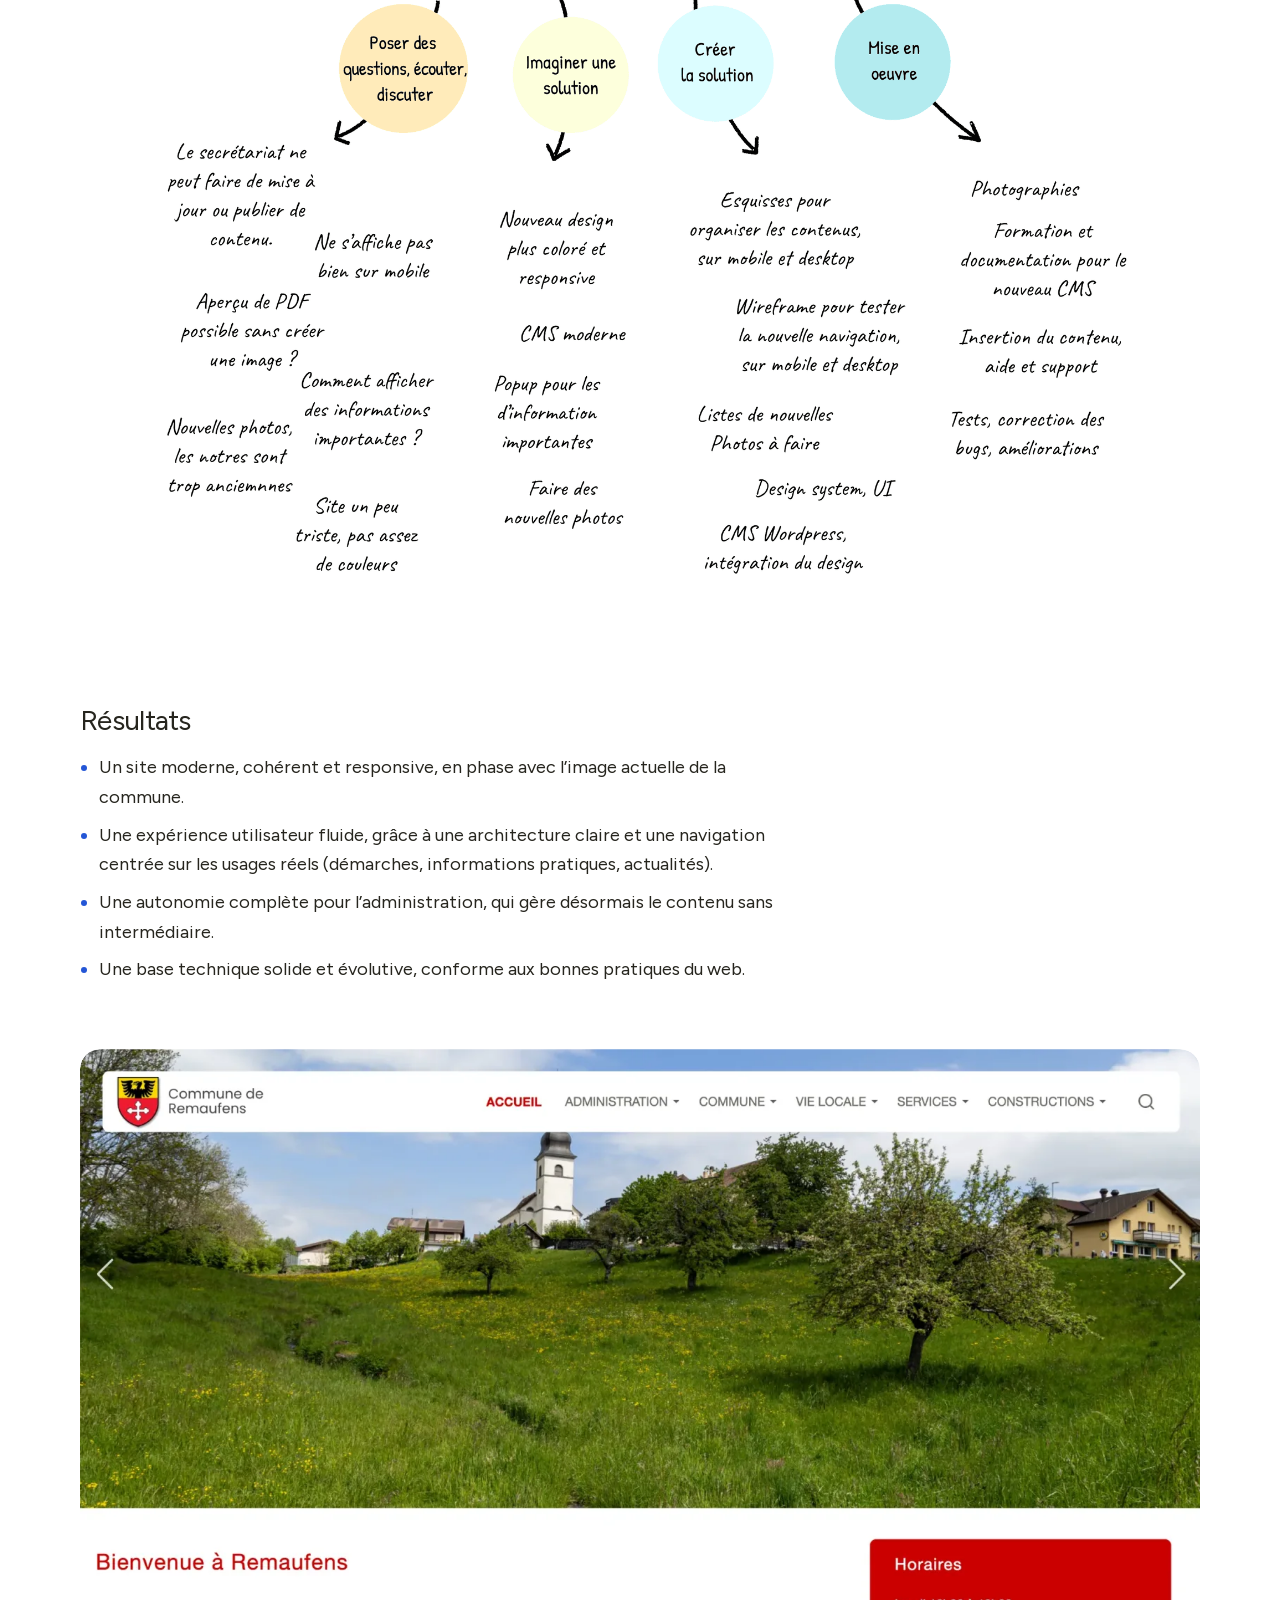
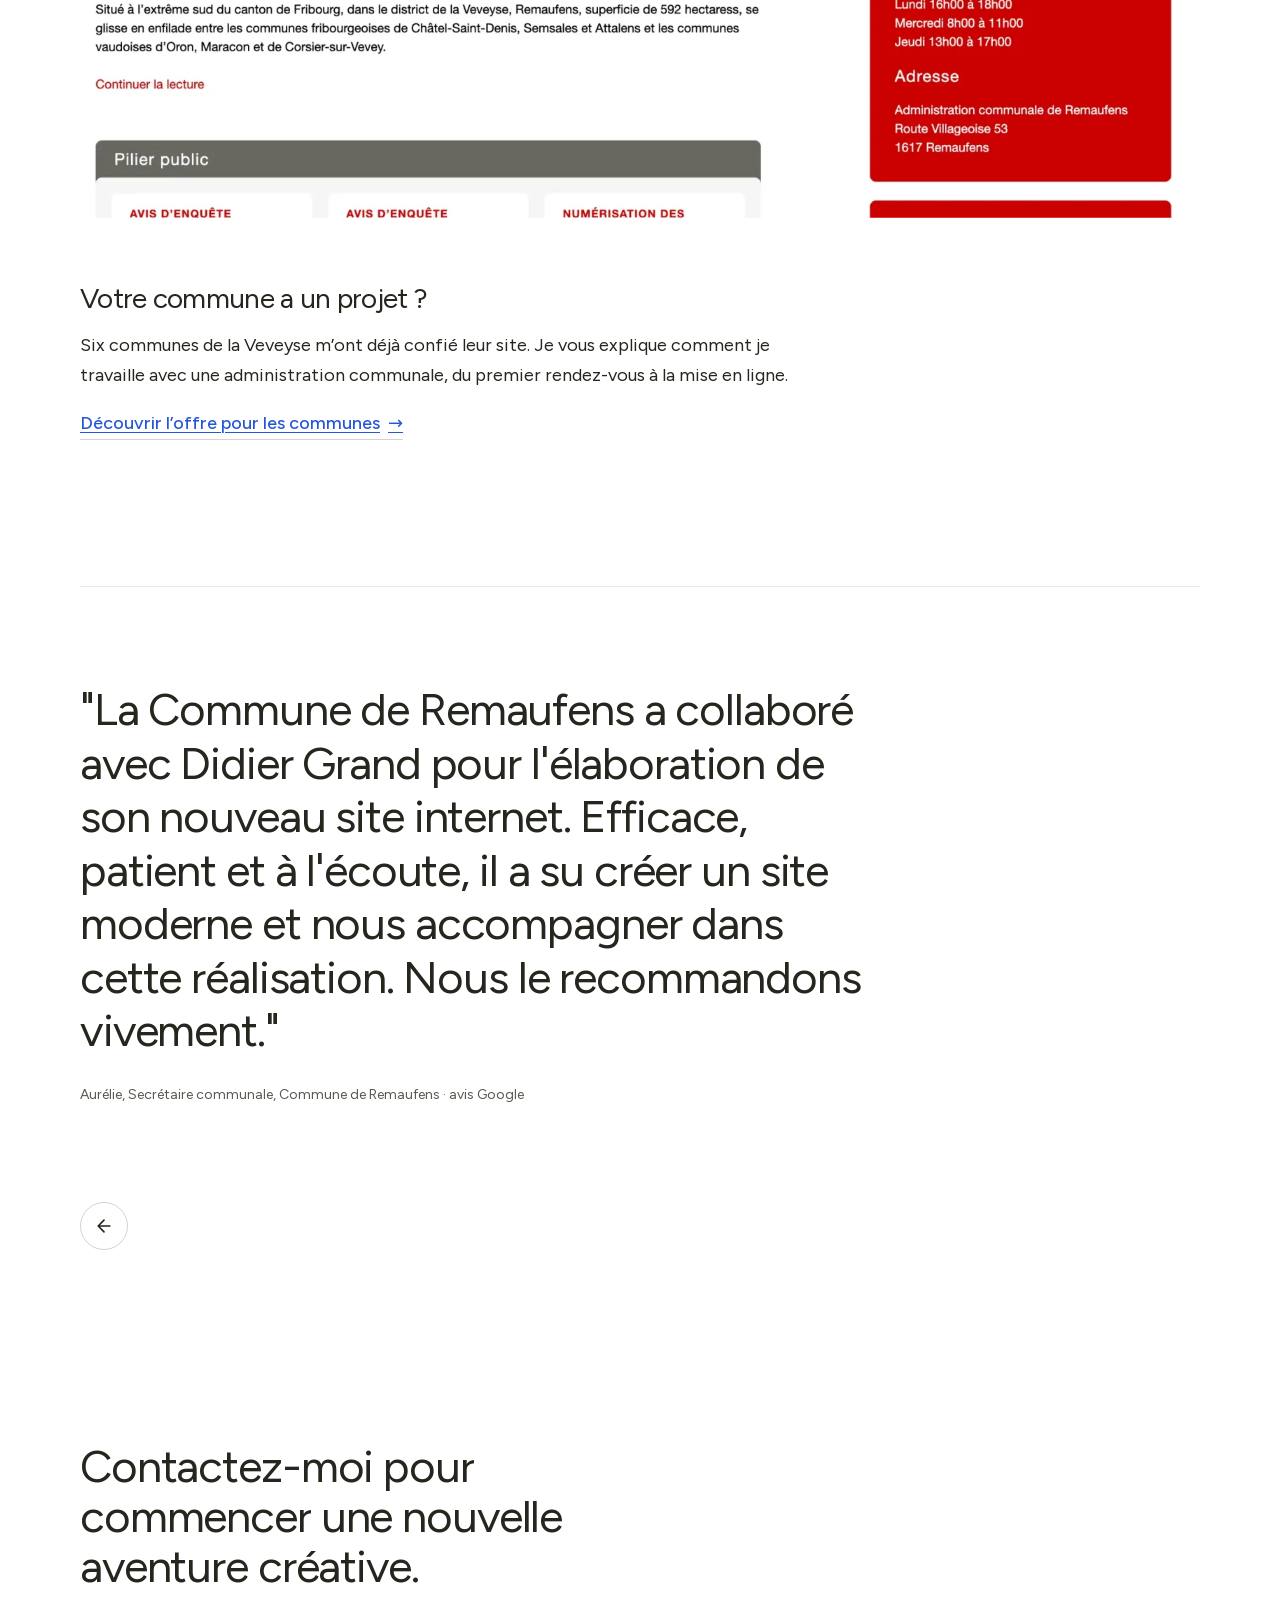
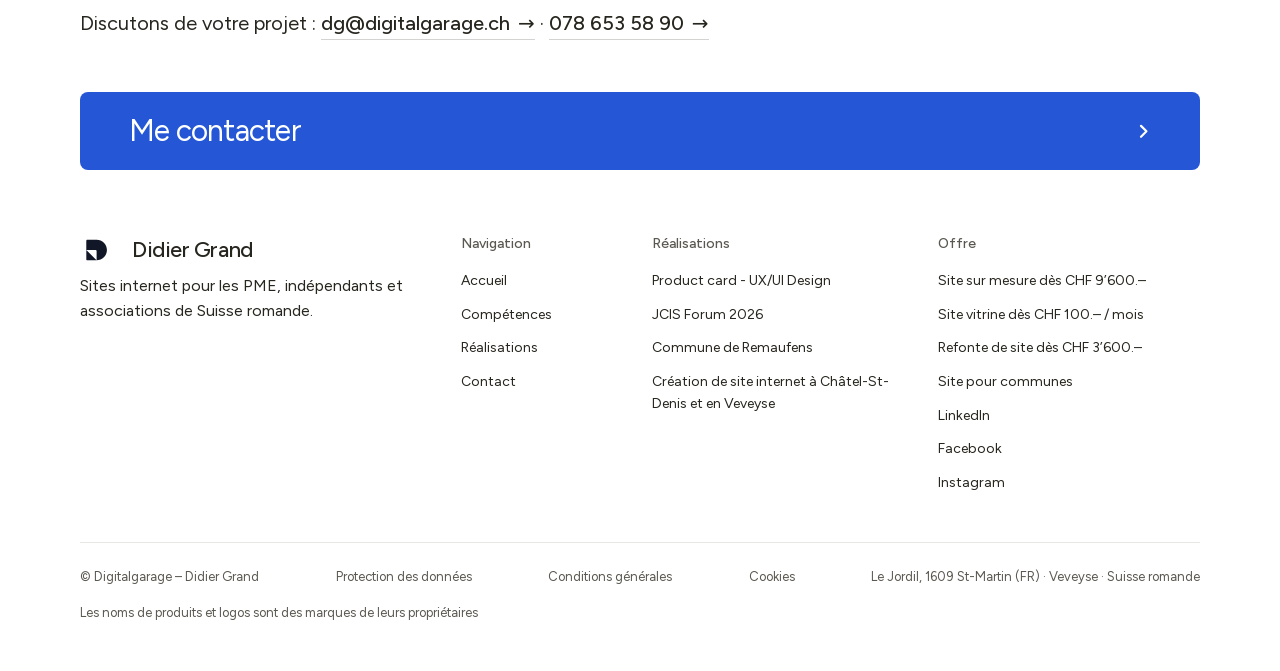
<file: remaufens.html>
<!doctype html>
<html lang="fr" data-type="service" data-radius="soft" data-buttons="solid" data-motion>
<head>
  <meta charset="utf-8">
  <meta name="viewport" content="width=device-width, initial-scale=1">
  <title>Commune de Remaufens – Refonte du site officiel – Didier Grand</title>
  <meta name="theme-color" content="#ffffff">
  <meta name="description" content="Refonte du site officiel de la Commune de Remaufens : project management, UX/UI design et thème WordPress sur mesure pour une administration autonome.">
  <link rel="canonical" href="https://www.digitalgarage.ch/remaufens">
<meta property="og:url" content="https://www.digitalgarage.ch/remaufens">
  <meta property="og:type" content="website">
  <meta property="og:image" content="https://www.digitalgarage.ch/images/og-image.png">
  <link rel="icon" href="images/favicon.png">
  <link rel="apple-touch-icon" href="images/apple-touch-icon.png">
  <link rel="preload" href="assets/fonts/figtree-latin.woff2" as="font" type="font/woff2" crossorigin>
<link rel="stylesheet" href="assets/fonts/figtree.css">
  <link rel="stylesheet" href="css/theme.css?v=4">
  <link rel="stylesheet" href="css/site-motion.css?v=1">
  <script>document.documentElement.classList.add('hm-enter');setTimeout(()=>document.documentElement.classList.add('hm-enter-done'),700)</script>
  <script src="js/consent.js?v=3" defer></script>
</head>
<body class="page">

<header class="nav">
  <div class="wrap nav__bar">
    <a class="skip-link" href="#top">Aller au contenu</a>
    <a class="nav__logo" href="./" aria-label="Accueil Digitalgarage">
      <svg viewBox="0 0 45 45" aria-hidden="true"><circle cx="22.5" cy="22.5" r="22.5" fill="#fff"/><path d="M8.842 35.587c0 .8.65 1.45 1.45 1.45h13.069L8.842 22.518Z" fill="#111727"/><path d="M23.361 7.998H10.292c-.8 0-1.45.65-1.45 1.45v13.07h13.069c.8 0 1.45.65 1.45 1.45v13.069c8.016 0 14.52-6.504 14.52-14.52 0-8.015-6.504-14.519-14.52-14.519" fill="#111727"/></svg><span class="nav__name">Didier Grand</span></a>
    <nav class="nav__links" aria-label="Navigation principale">
      <div class="nav__item"><a class="nav__link" href="site-vitrine">Site vitrine</a></div>
      <div class="nav__item"><a class="nav__link" href="./#competences">Compétences</a></div>
      <div class="nav__item"><a class="nav__link" href="./#realisations">Réalisations</a></div>
      <div class="nav__item"><a class="nav__link" href="./#engagement">Avis</a></div>
    </nav>
    <div class="nav__actions">
      <a class="btn btn--primary" href="contact">Me contacter</a>
    </div>
    <button class="nav__toggle" type="button" aria-expanded="false" aria-label="Menu">
      <svg width="18" height="18" viewBox="0 0 18 18" aria-hidden="true"><path d="M2 5h14M2 13h14" stroke="currentColor" stroke-width="1.6" stroke-linecap="round"/></svg>
    </button>
  </div>
</header>

<main id="top" class="container">

  <header class="page-head">
    <h1 class="display">Commune de Remaufens</h1>
    <h2 class="subtitle">Refonte du site officiel</h2>
    <p><a href="https://remaufens.ch" target="_blank" rel="noopener">remaufens.ch</a></p>
  </header>

  <article class="article">
    <figure class="figure rounded" style="margin-top:0">
      <img src="images/remaufens-hero.jpg" alt="Vue aérienne du village de Remaufens et de son église" width="1200" height="600">
    </figure>

    <h3 class="eyebrow">Présentation</h3>
    <p>Après avoir conçu les sites des communes voisines de St-Martin, Semsales, Attalens, Granges et Bossonnens, j’ai été mandaté pour piloter la refonte complète du site de Remaufens.</p>
    <p>Pour la Commune de Remaufens, l’objectif principal était de moderniser leur présence en ligne tout en facilitant l’accès à l’information pour les citoyennes et citoyens. Ce mandat a inclus l’accompagnement de l’administration dans la structuration des contenus, la mise en place d’un back-office simple d’utilisation et la création d’un site clair, accessible et adapté aux besoins du service communal.</p>

    <h2 class="title">Problème à résoudre</h2>
    <p>L’ancien site ne reflétait plus l’image de la commune, était difficile à maintenir et ne répondait pas pleinement aux attentes des différents publics (habitants, associations, visiteurs). L’architecture de l’information était peu claire et la mise à jour du contenu dépendait trop d’interventions externes.</p>

    <h2 class="title">Objectifs principaux</h2>
    <ul>
      <li><strong>UX/UI Design&nbsp;:</strong> Concevoir une interface claire, conviviale et accessible à tous les citoyens.</li>
      <li><strong>Autonomie du client&nbsp;:</strong> Permettre à la commune de gérer son contenu en interne via un CMS adapté.</li>
      <li><strong>Organisation de l’information&nbsp;:</strong> Structurer les contenus pour que chaque usager trouve rapidement ce dont il a besoin.</li>
    </ul>

    <h2 class="title">Mon rôle</h2>
    <p>En tant que UX/UI Designer et Web Project Manager, j’ai pris en charge&nbsp;:</p>
    <ul>
      <li><strong>Project management&nbsp;:</strong> cadrage avec les autorités communales, définition des priorités, planification et suivi jusqu’à la mise en ligne.</li>
      <li><strong>UX/UI Design&nbsp;:</strong> architecture de l’information, conception des parcours principaux, maquettes et design de l’interface en respectant les besoins des habitants et les standards d’accessibilité.</li>
      <li><strong>Front-end Development&nbsp;:</strong> réalisation d’un thème WordPress personnalisé, performant et évolutif, adapté aux spécificités de la commune.</li>
    </ul>

    <h2 class="title">Méthode&nbsp;: le Double Diamond adapté au projet</h2>
    <p>Pour structurer le projet, j’ai adapté le modèle du Double Diamond à la refonte de ce site&nbsp;: Découvrir, Définir, Développer et Délivrer.</p>
    <ul>
      <li><strong>Découvrir&nbsp;:</strong> entretiens avec l’administration, analyse de l’existant, recensement des besoins des habitants et des futurs contributeurs au contenu.</li>
      <li><strong>Définir&nbsp;:</strong> priorisation des contenus, création de l’architecture de l’information, définition des parcours clés (habitants, associations, visiteurs).</li>
      <li><strong>Développer&nbsp;:</strong> wireframes, maquettes UI, intégration front-end et mise en place du thème WordPress sur mesure.</li>
      <li><strong>Délivrer&nbsp;:</strong> recette, mise en ligne, formation de l’équipe communale au CMS et phase de feedback post-lancement.</li>
    </ul>

    <figure class="figure full">
      <img src="images/remaufens-double-diamond.png" alt="Le Double Diamond appliqué à la refonte du site de Remaufens" loading="lazy">
    </figure>

    <h2 class="title">Résultats</h2>
    <ul>
      <li>Un site moderne, cohérent et responsive, en phase avec l’image actuelle de la commune.</li>
      <li>Une expérience utilisateur fluide, grâce à une architecture claire et une navigation centrée sur les usages réels (démarches, informations pratiques, actualités).</li>
      <li>Une autonomie complète pour l’administration, qui gère désormais le contenu sans intermédiaire.</li>
      <li>Une base technique solide et évolutive, conforme aux bonnes pratiques du web.</li>
    </ul>

    <figure class="figure full">
      <a href="https://remaufens.ch" target="_blank" rel="noopener"><img src="images/remaufens-site.webp" alt="Site internet de la commune de Remaufens, en Veveyse, dans le canton de Fribourg" loading="lazy" width="1600" height="1098"></a>
    </figure>

    <h2 class="title">Votre commune a un projet&nbsp;?</h2>
    <p>Six communes de la Veveyse m’ont déjà confié leur site. Je vous explique comment je travaille avec une administration communale, du premier rendez-vous à la mise en ligne.</p>
    <p><a class="link" href="communes">Découvrir l’offre pour les communes</a></p>
  </article>

  <section class="quote">
    <blockquote>"La Commune de Remaufens a collaboré avec Didier Grand pour l'élaboration de son nouveau site internet. Efficace, patient et à l'écoute, il a su créer un site moderne et nous accompagner dans cette réalisation. Nous le recommandons vivement."</blockquote>
    <cite>Aurélie, Secrétaire communale, Commune de Remaufens · avis Google</cite>
  </section>

  <nav class="back">
    <a href="./" aria-label="Retour à l'accueil">
      <svg viewBox="0 0 24 24" fill="none" stroke="currentColor" stroke-width="2" stroke-linecap="round" stroke-linejoin="round" aria-hidden="true"><path d="M19 12H5M12 19l-7-7 7-7"/></svg>
    </a>
  </nav>

</main>

<footer class="footer closing" aria-labelledby="close-h">
  <div class="wrap">
    <div class="closing__cta close--type">
      <div class="section-head">
        <h2 id="close-h">Contactez-moi pour commencer une nouvelle aventure créative.</h2>
        <p>Discutons de votre projet&nbsp;: <a class="link" href="mailto:dg@digitalgarage.ch">dg@digitalgarage.ch</a> · <a class="link" href="tel:+41786535890">078 653 58 90</a></p>
      </div>
      <a class="btn btn--primary btn--xl btn--wide" href="contact">Me contacter<svg class="m-arrow" viewBox="0 0 12 12" aria-hidden="true"><path class="m-arrow__stem" d="M1 6h8"/><path class="m-arrow__head" d="M4.5 2.5 8 6l-3.5 3.5"/></svg></a>
    </div>
    <div class="closing__links">
      <div class="grid">
        <div class="span-4 stack-4">
          <a class="nav__logo" href="./"><svg viewBox="0 0 45 45" aria-hidden="true"><circle cx="22.5" cy="22.5" r="22.5" fill="#fff"/><path d="M8.842 35.587c0 .8.65 1.45 1.45 1.45h13.069L8.842 22.518Z" fill="#111727"/><path d="M23.361 7.998H10.292c-.8 0-1.45.65-1.45 1.45v13.07h13.069c.8 0 1.45.65 1.45 1.45v13.069c8.016 0 14.52-6.504 14.52-14.52 0-8.015-6.504-14.519-14.52-14.519" fill="#111727"/></svg>Didier Grand</a>
          <p>Sites internet pour les PME, indépendants et associations de Suisse romande.</p>
        </div>
        <div class="span-2 footer__col"><h3>Navigation</h3><ul><li><a href="./">Accueil</a></li><li><a href="./#competences">Compétences</a></li><li><a href="./#realisations">Réalisations</a></li><li><a href="contact">Contact</a></li></ul></div>
        <div class="span-3 footer__col"><h3>Réalisations</h3><ul><li><a href="projet-scott-product-card">Product card - UX/UI Design</a></li><li><a href="site-web-jcis-forum-2026">JCIS Forum 2026</a></li><li><a href="remaufens">Commune de Remaufens</a></li><li><a href="conception-site-web-chatel-st-denis-veveyse">Création de site internet à Châtel-St-Denis et en Veveyse</a></li></ul></div>
        <div class="span-3 footer__col"><h3>Offre</h3><ul><li><a href="site-sur-mesure">Site sur mesure dès CHF 9’600.–</a></li><li><a href="site-vitrine">Site vitrine dès CHF 100.– / mois</a></li><li><a href="refonte">Refonte de site dès CHF 3’600.–</a></li><li><a href="communes">Site pour communes</a></li><li><a href="https://www.linkedin.com/in/didiergrand/" target="_blank" rel="noopener">LinkedIn</a></li><li><a href="https://www.facebook.com/digitalgarage.ch" target="_blank" rel="noopener">Facebook</a></li><li><a href="https://www.instagram.com/digitalgarage.ch/" target="_blank" rel="noopener">Instagram</a></li></ul></div>
      </div>
      <div class="footer__legal">
        <span>© Digitalgarage – Didier Grand</span>
        <a href="confidentialite">Protection des données</a>
        <a href="conditions-generales">Conditions générales</a>
        <a href="#cookies" id="cookies">Cookies</a>
        <span>Le Jordil, 1609 St-Martin (FR) · Veveyse · Suisse romande</span>
        <span>Les noms de produits et logos sont des marques de leurs propriétaires</span>
      </div>
    </div>
  </div>
</footer>

<script src="js/site.js?v=1" defer></script>
<script type="module" src="assets/system.js"></script>
<script type="module" src="assets/motion/motion.js"></script>
<script src="js/site-motion.js?v=1" defer></script>
</body>
</html>
</file>
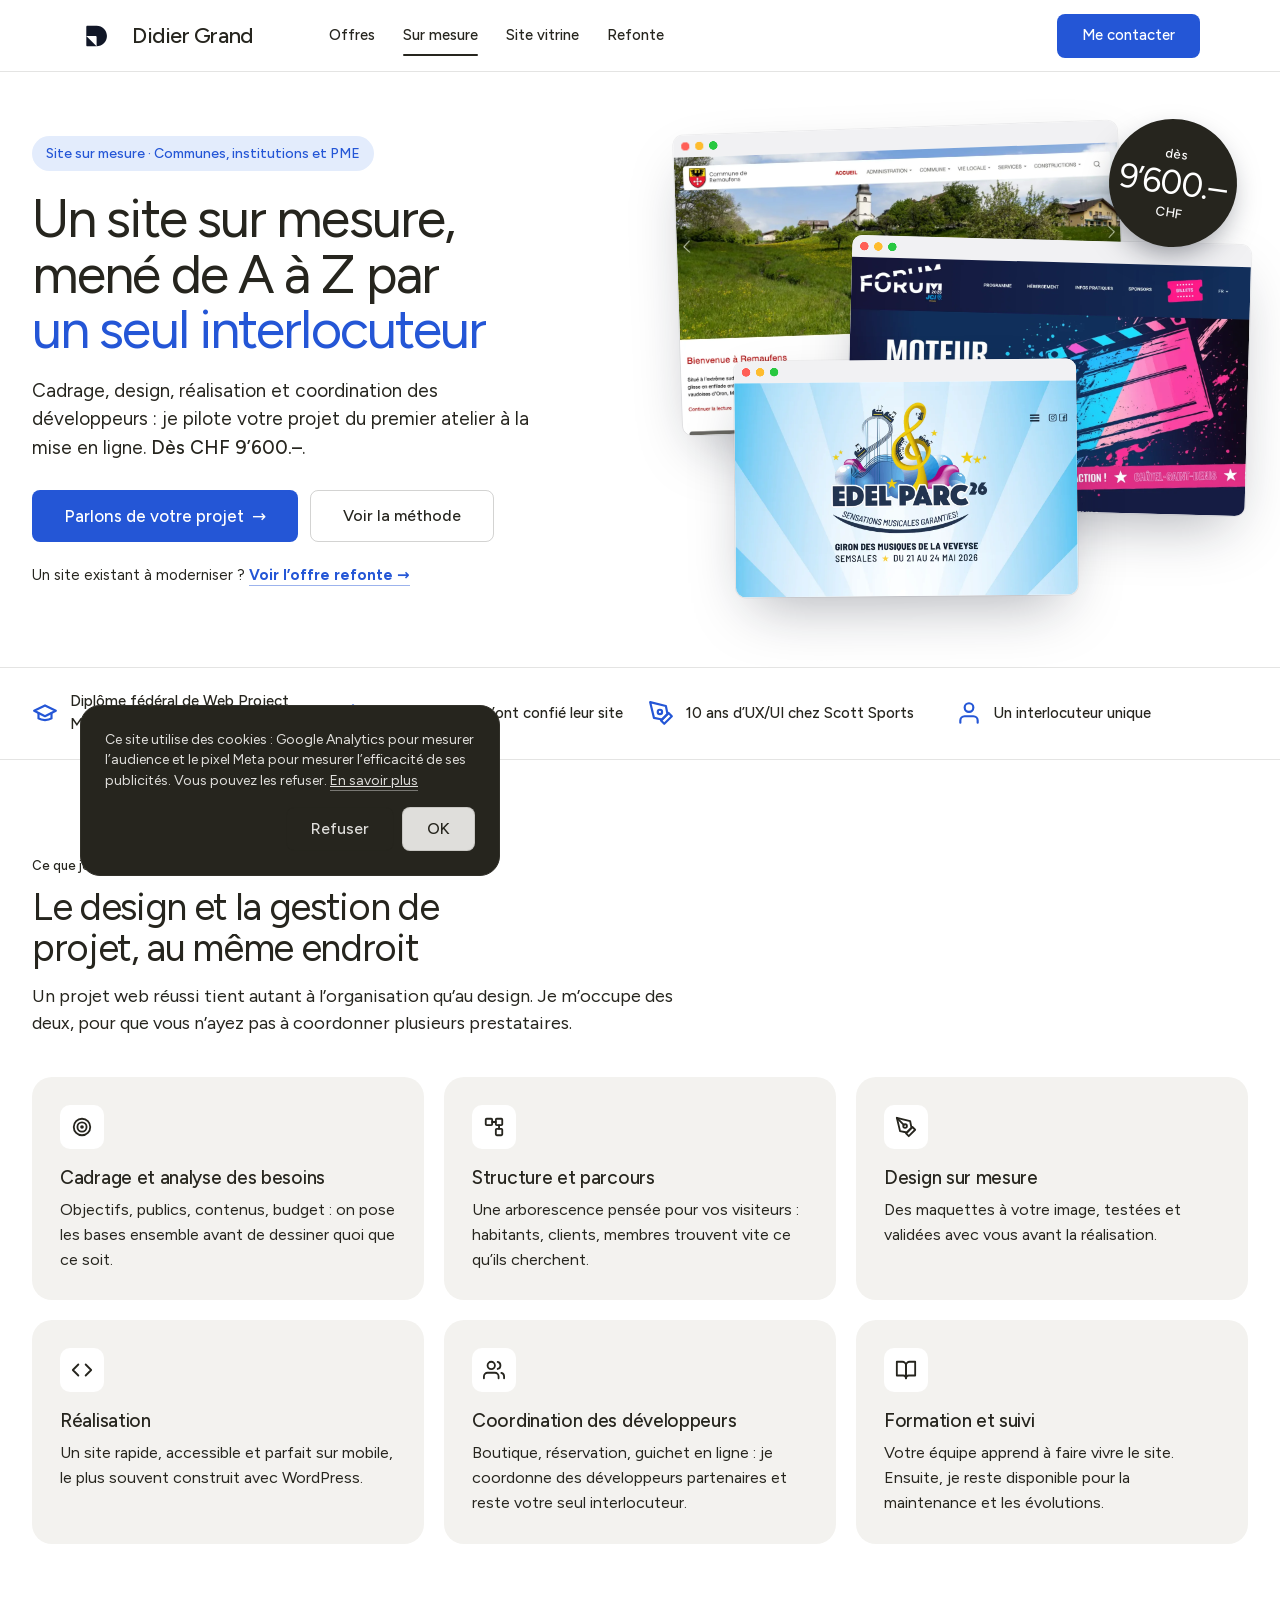
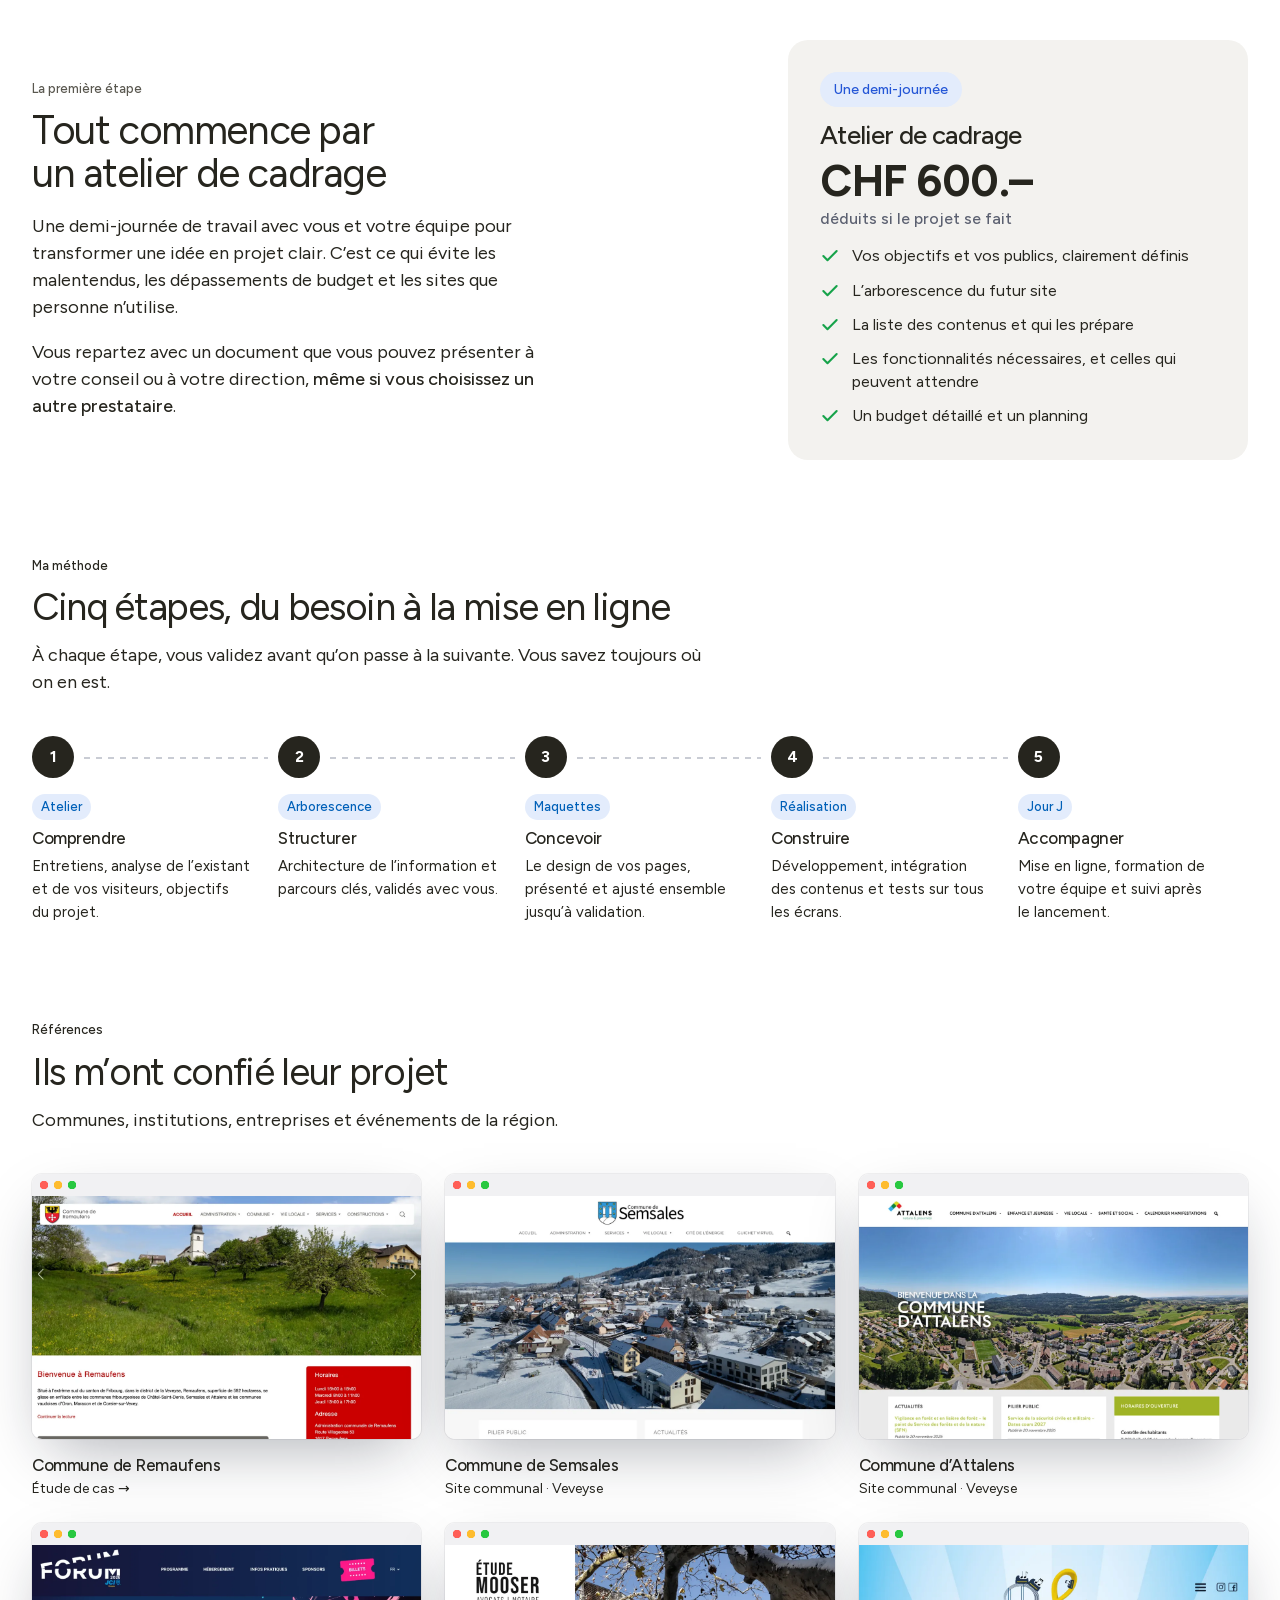
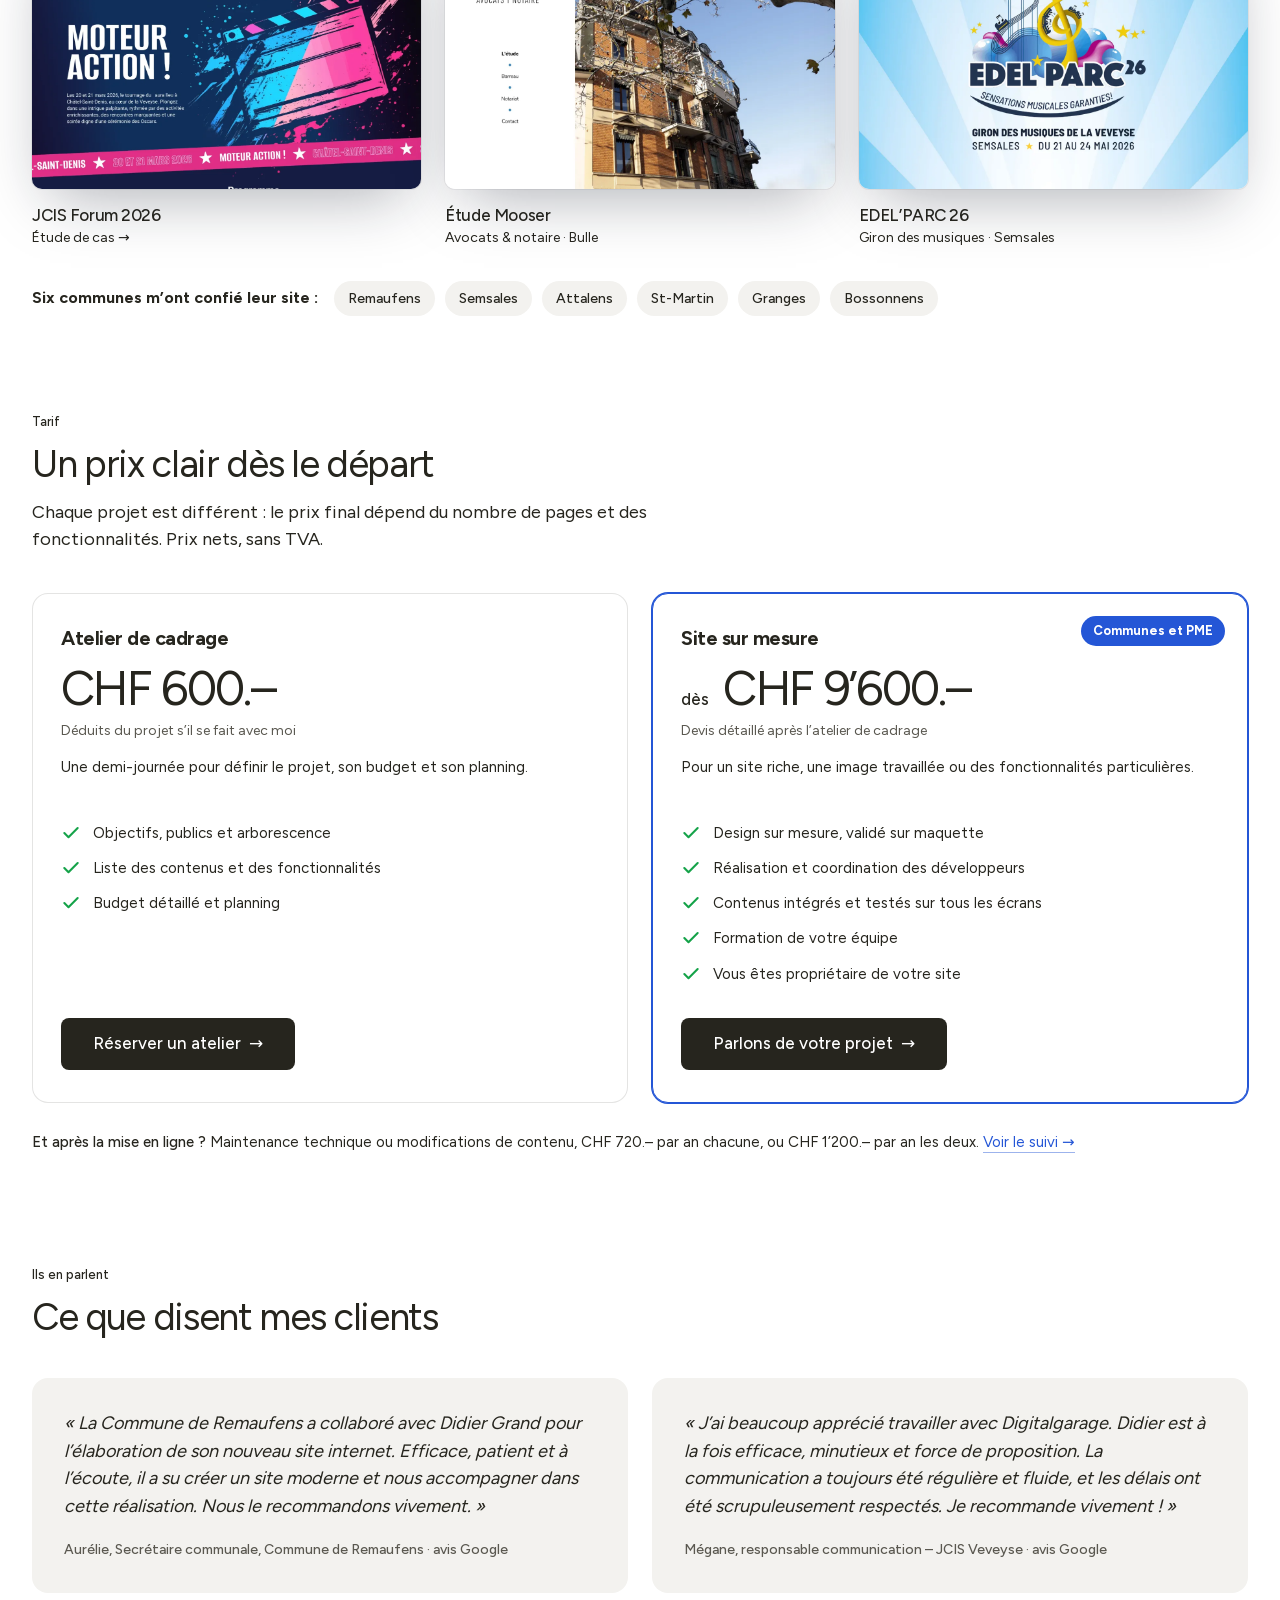
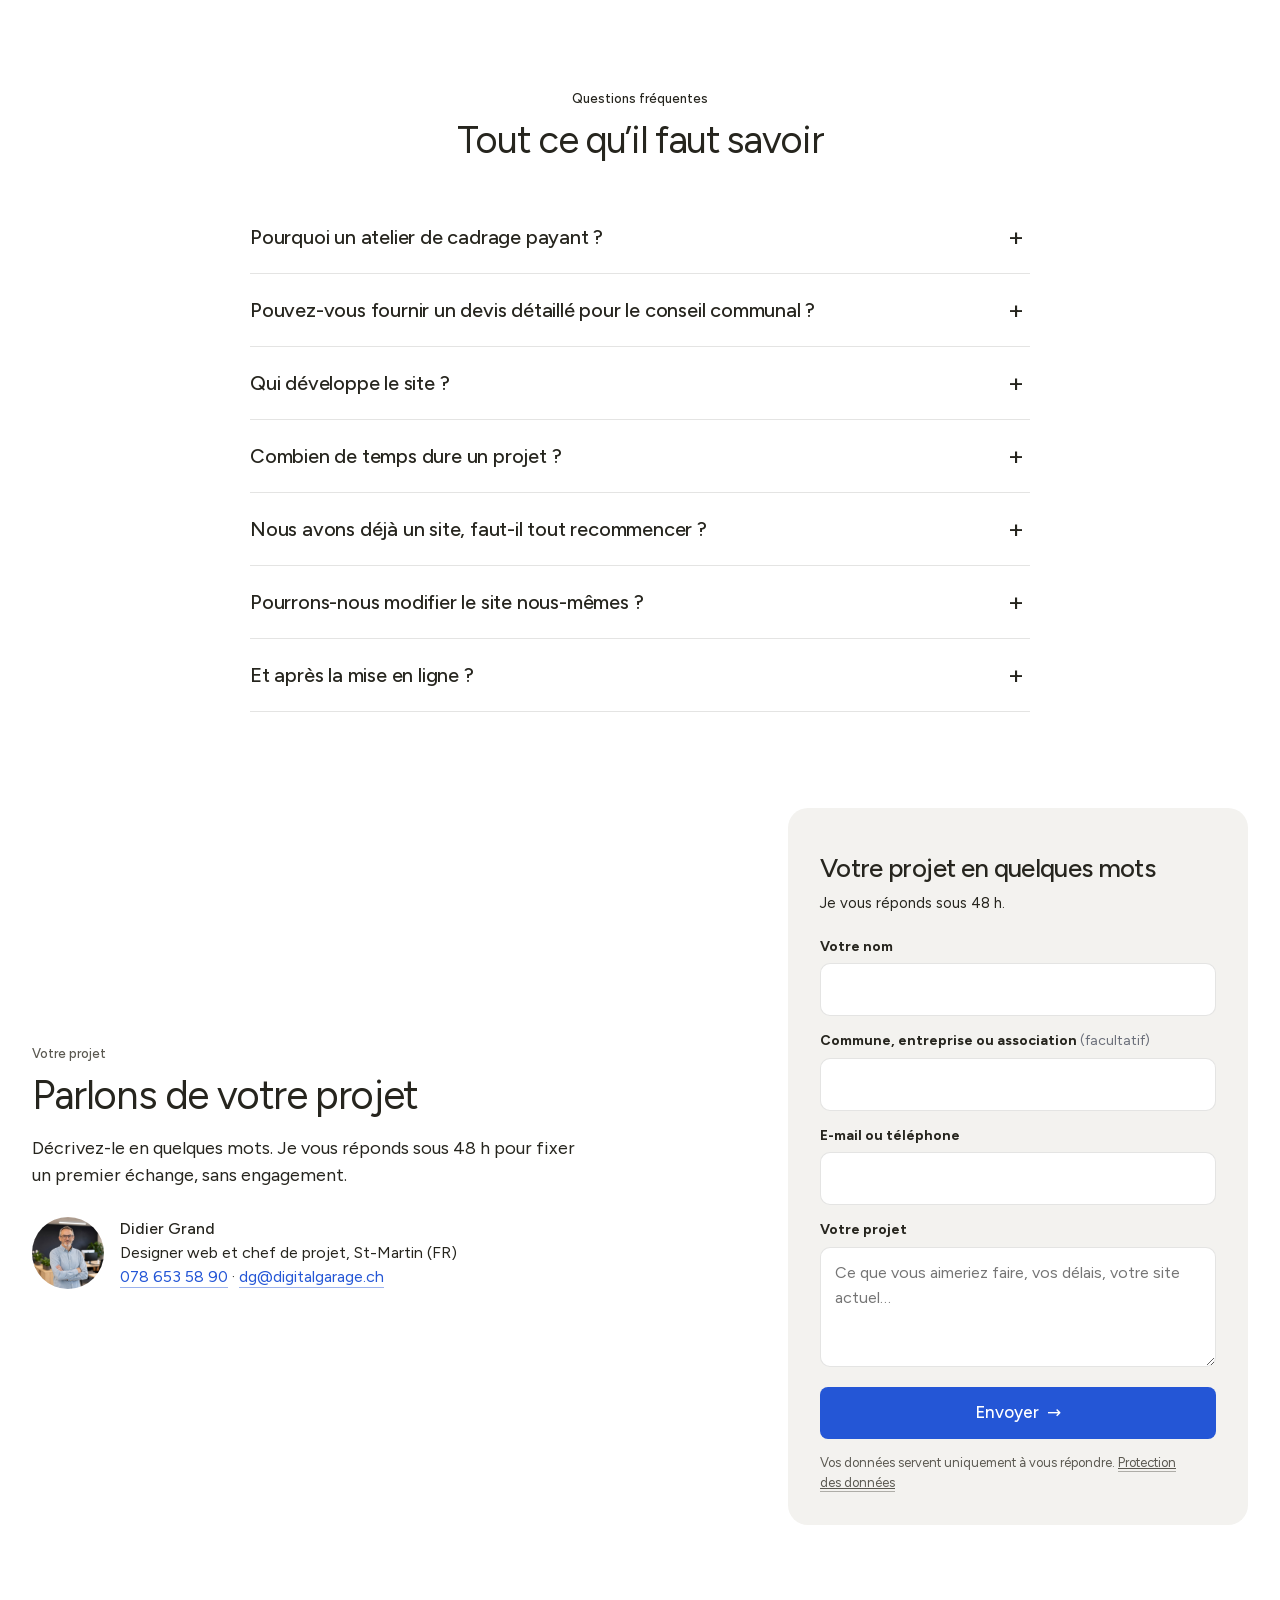
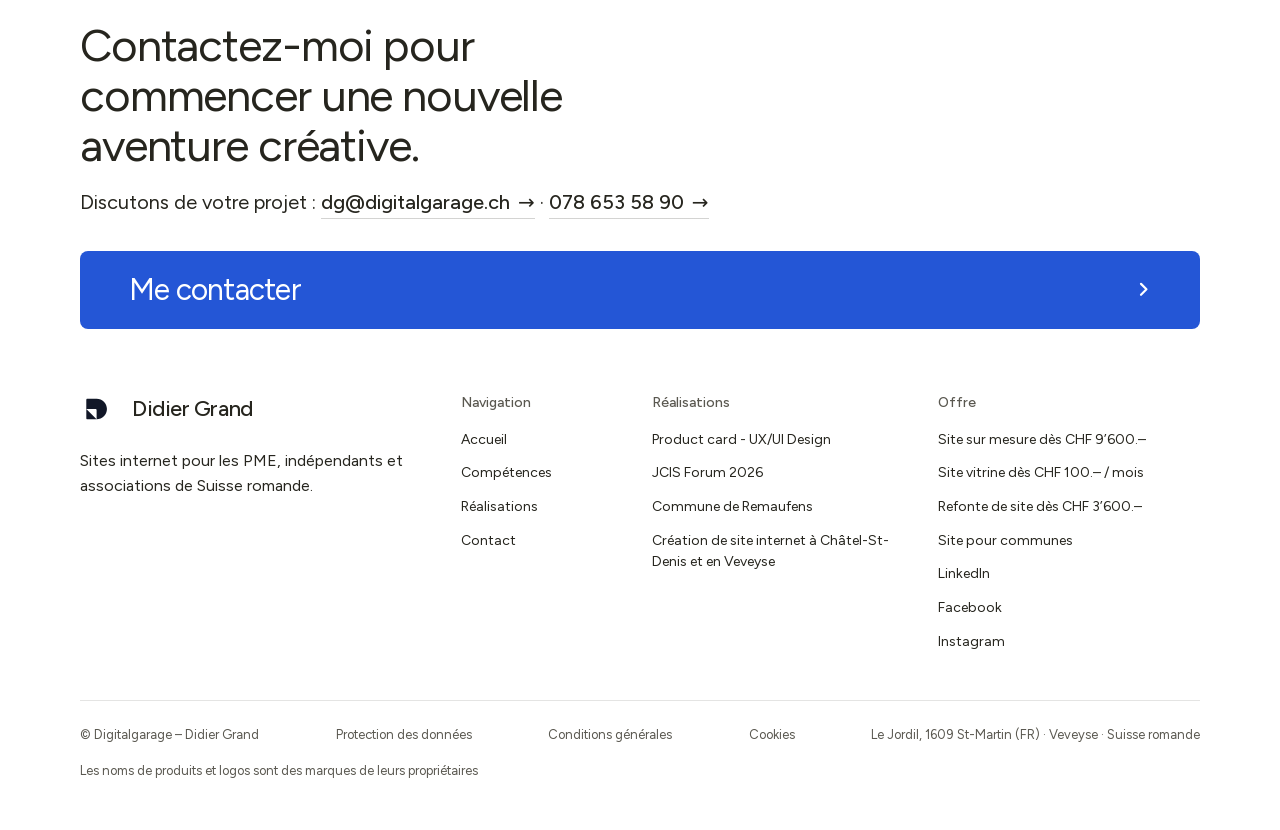
<file: site-sur-mesure.html>
<!doctype html>
<html lang="fr" data-type="service" data-radius="soft" data-buttons="solid" data-motion>
<head>
  <meta charset="utf-8">
  <meta name="viewport" content="width=device-width, initial-scale=1">
  <title>Site internet sur mesure pour communes et PME | Digitalgarage</title>
  <meta name="theme-color" content="#ffffff">
  <meta name="description" content="Site internet sur mesure pour communes, institutions et PME de Suisse romande : atelier de cadrage, design, réalisation et coordination des développeurs, avec un seul interlocuteur. Dès CHF 9’600.–.">
  <link rel="canonical" href="https://www.digitalgarage.ch/site-sur-mesure">
  <meta property="og:type" content="website">
  <meta property="og:title" content="Site internet sur mesure, dès CHF 9’600.–">
  <meta property="og:description" content="Pour les communes, institutions et PME : du cadrage à la mise en ligne, un seul interlocuteur. Six communes m’ont déjà confié leur site.">
  <meta property="og:image" content="https://www.digitalgarage.ch/images/og-image.png">
  <meta property="og:url" content="https://www.digitalgarage.ch/site-sur-mesure">
  <meta name="twitter:card" content="summary_large_image">
  <link rel="icon" href="images/favicon.png">
  <link rel="apple-touch-icon" href="images/apple-touch-icon.png">
  <link rel="preload" href="assets/fonts/figtree-latin.woff2" as="font" type="font/woff2" crossorigin>
<link rel="stylesheet" href="assets/fonts/figtree.css">
  <link rel="stylesheet" href="css/vitrine.css?v=19">
  <link rel="stylesheet" href="css/vitrine-theme.css?v=5">
  <script type="application/ld+json">
  {
    "@context": "https://schema.org",
    "@type": "Service",
    "name": "Site internet sur mesure",
    "serviceType": "Conception et gestion de projet web",
    "provider": {"@id": "https://www.digitalgarage.ch/#entreprise", "@type": "ProfessionalService", "name": "Digitalgarage", "url": "https://www.digitalgarage.ch/", "telephone": "+41786535890", "email": "dg@digitalgarage.ch", "address": {"@type": "PostalAddress", "addressLocality": "St-Martin", "postalCode": "1609", "addressRegion": "FR", "addressCountry": "CH"}},
    "areaServed": ["Veveyse", "Gruyère", "Glâne", "Canton de Fribourg", "Riviera vaudoise", "Canton de Vaud", "Suisse romande"],
    "audience": { "@type": "Audience", "audienceType": "Communes, institutions, PME et associations" },
    "offers": [
      { "@type": "Offer", "name": "Atelier de cadrage", "price": "600", "priceCurrency": "CHF", "description": "Une demi-journée, déduite si le projet se fait" },
      { "@type": "Offer", "name": "Site internet sur mesure", "price": "9600", "priceCurrency": "CHF", "description": "Prix plancher, devis détaillé après l’atelier de cadrage" }
    ]
  }
  </script>
  <script type="application/ld+json">
  {
    "@context": "https://schema.org",
    "@type": "FAQPage",
    "mainEntity": [
      { "@type": "Question", "name": "Pourquoi un atelier de cadrage payant ?", "acceptedAnswer": { "@type": "Answer", "text": "Parce que c’est la demi-journée qui évite les mauvaises surprises : on fixe ensemble les objectifs, la structure, les contenus, le budget et le planning. Vous repartez avec un document utilisable, même avec un autre prestataire. Si le projet se fait avec moi, les CHF 600.– sont déduits." } },
      { "@type": "Question", "name": "Pouvez-vous fournir un devis détaillé pour le conseil communal ?", "acceptedAnswer": { "@type": "Answer", "text": "Oui. Après l’atelier de cadrage, vous recevez un devis détaillé et un planning que vous pouvez présenter tels quels à votre conseil ou à votre direction." } },
      { "@type": "Question", "name": "Qui développe le site ?", "acceptedAnswer": { "@type": "Answer", "text": "Je conçois et réalise moi-même la plupart des sites, le plus souvent avec WordPress. Pour une boutique en ligne, une réservation complexe ou une application, je coordonne des développeurs partenaires. Vous gardez un seul interlocuteur : moi." } }
    ]
  }
  </script>
  <!-- Pixel Meta de cette page (vide = désactivé). Chargé par js/consent.js après accord du visiteur. -->
  <script>window.META_PIXEL_ID = "29340630575566348";</script>
  <script src="js/consent.js?v=3" defer></script>
</head>
<body class="lp">

<header class="nav">
  <div class="wrap nav__bar">
    <a class="skip-link" href="#top">Aller au contenu</a>
    <a class="nav__logo" href="./" aria-label="Accueil Digitalgarage">
      <svg viewBox="0 0 45 45" aria-hidden="true"><circle cx="22.5" cy="22.5" r="22.5" fill="#fff"/><path d="M8.842 35.587c0 .8.65 1.45 1.45 1.45h13.069L8.842 22.518Z" fill="#111727"/><path d="M23.361 7.998H10.292c-.8 0-1.45.65-1.45 1.45v13.07h13.069c.8 0 1.45.65 1.45 1.45v13.069c8.016 0 14.52-6.504 14.52-14.52 0-8.015-6.504-14.519-14.52-14.519" fill="#111727"/></svg><span class="nav__name">Didier Grand</span></a>
    <nav class="nav__links" aria-label="Navigation principale">
      <div class="nav__item"><a class="nav__link" href="./#offres">Offres</a></div>
      <div class="nav__item"><a class="nav__link" href="site-sur-mesure" aria-current="page">Sur mesure</a></div>
      <div class="nav__item"><a class="nav__link" href="site-vitrine">Site vitrine</a></div>
      <div class="nav__item"><a class="nav__link" href="refonte">Refonte</a></div>
          </nav>
    <div class="nav__actions">
      <a class="btn btn--primary" href="contact">Me contacter</a>
    </div>
    <button class="nav__toggle" type="button" aria-expanded="false" aria-label="Menu">
      <svg width="18" height="18" viewBox="0 0 18 18" aria-hidden="true"><path d="M2 5h14M2 13h14" stroke="currentColor" stroke-width="1.6" stroke-linecap="round"/></svg>
    </button>
  </div>
</header>

<main id="top">

  <!-- ============ HERO ============ -->
  <section class="lp-hero">
    <div class="lp-wrap grid">
      <div>
        <span class="chip accent">Site sur mesure · Communes, institutions et PME</span>
        <h1>Un site sur mesure, mené de A à Z par <span class="price">un seul interlocuteur</span></h1>
        <p class="sub">Cadrage, design, réalisation et coordination des développeurs&nbsp;: je pilote votre projet du premier atelier à la mise en ligne. <strong>Dès CHF 9’600.–</strong>.</p>
        <div class="actions">
          <a class="btn btn-lg btn-arrow js-cta" data-cta="hero" href="#contact">Parlons de votre projet</a>
          <a class="btn-ghost" href="#methode">Voir la méthode</a>
        </div>
        <p class="has-site">Un site existant à moderniser&nbsp;? <a href="refonte">Voir l’offre refonte →</a></p>
      </div>

      <div class="stack" aria-hidden="true">
        <div class="browser b1"><img src="images/vitrine/remaufens.webp" alt=""></div>
        <div class="browser b2"><img src="images/vitrine/jcis-forum.webp" alt=""></div>
        <div class="browser b3"><img src="images/vitrine/edelparc26.webp" alt=""></div>
        <div class="price-badge"><div><span>dès</span><b>9’600.–</b><span>CHF</span></div></div>
      </div>
    </div>
  </section>

  <!-- ============ ATOUTS ============ -->
  <section class="trust" aria-label="Pourquoi me confier votre projet">
    <div class="lp-wrap">
      <ul>
        <li><svg viewBox="0 0 24 24" fill="none" stroke="currentColor" stroke-width="2" stroke-linecap="round" stroke-linejoin="round" aria-hidden="true"><path d="M22 10 12 5 2 10l10 5 10-5z"/><path d="M6 12v5c3 2 9 2 12 0v-5"/></svg>Diplôme fédéral de Web Project Manager</li>
        <li><svg viewBox="0 0 24 24" fill="none" stroke="currentColor" stroke-width="2" stroke-linecap="round" stroke-linejoin="round" aria-hidden="true"><path d="M3 21h18M5 21V10l7-5 7 5v11M9 21v-6h6v6"/></svg>Six communes m’ont confié leur site</li>
        <li><svg viewBox="0 0 24 24" fill="none" stroke="currentColor" stroke-width="2" stroke-linecap="round" stroke-linejoin="round" aria-hidden="true"><path d="M12 19l7-7 3 3-7 7-3-3z"/><path d="M18 13l-1.5-7.5L2 2l3.5 14.5L13 18l5-5z"/><circle cx="11" cy="11" r="2"/></svg>10 ans d’UX/UI chez Scott Sports</li>
        <li><svg viewBox="0 0 24 24" fill="none" stroke="currentColor" stroke-width="2" stroke-linecap="round" stroke-linejoin="round" aria-hidden="true"><path d="M20 21v-2a4 4 0 0 0-4-4H8a4 4 0 0 0-4 4v2"/><circle cx="12" cy="7" r="4"/></svg>Un interlocuteur unique</li>
      </ul>
    </div>
  </section>

  <!-- ============ CE QUE JE FAIS ============ -->
  <section class="lp-section" id="inclus">
    <div class="lp-wrap">
      <div class="lp-head">
        <p class="eyebrow-sm">Ce que je fais pour vous</p>
        <h2>Le design et la gestion de projet, au même endroit</h2>
        <p>Un projet web réussi tient autant à l’organisation qu’au design. Je m’occupe des deux, pour que vous n’ayez pas à coordonner plusieurs prestataires.</p>
      </div>
      <div class="features">
        <article class="feature">
          <div class="ico"><svg viewBox="0 0 24 24" fill="none" stroke="currentColor" stroke-width="2" stroke-linecap="round" stroke-linejoin="round" aria-hidden="true"><circle cx="12" cy="12" r="9"/><circle cx="12" cy="12" r="5"/><circle cx="12" cy="12" r="1"/></svg></div>
          <h3>Cadrage et analyse des besoins</h3>
          <p>Objectifs, publics, contenus, budget&nbsp;: on pose les bases ensemble avant de dessiner quoi que ce soit.</p>
        </article>
        <article class="feature">
          <div class="ico"><svg viewBox="0 0 24 24" fill="none" stroke="currentColor" stroke-width="2" stroke-linecap="round" stroke-linejoin="round" aria-hidden="true"><rect x="3" y="3" width="7" height="7" rx="1"/><rect x="14" y="3" width="7" height="7" rx="1"/><rect x="14" y="14" width="7" height="7" rx="1"/><path d="M10 6.5h4M17.5 10v4"/></svg></div>
          <h3>Structure et parcours</h3>
          <p>Une arborescence pensée pour vos visiteurs&nbsp;: habitants, clients, membres trouvent vite ce qu’ils cherchent.</p>
        </article>
        <article class="feature">
          <div class="ico"><svg viewBox="0 0 24 24" fill="none" stroke="currentColor" stroke-width="2" stroke-linecap="round" stroke-linejoin="round" aria-hidden="true"><path d="M12 19l7-7 3 3-7 7-3-3z"/><path d="M18 13l-1.5-7.5L2 2l3.5 14.5L13 18l5-5z"/><path d="M2 2l7.586 7.586"/><circle cx="11" cy="11" r="2"/></svg></div>
          <h3>Design sur mesure</h3>
          <p>Des maquettes à votre image, testées et validées avec vous avant la réalisation.</p>
        </article>
        <article class="feature">
          <div class="ico"><svg viewBox="0 0 24 24" fill="none" stroke="currentColor" stroke-width="2" stroke-linecap="round" stroke-linejoin="round" aria-hidden="true"><path d="m16 18 6-6-6-6M8 6l-6 6 6 6"/></svg></div>
          <h3>Réalisation</h3>
          <p>Un site rapide, accessible et parfait sur mobile, le plus souvent construit avec WordPress.</p>
        </article>
        <article class="feature">
          <div class="ico"><svg viewBox="0 0 24 24" fill="none" stroke="currentColor" stroke-width="2" stroke-linecap="round" stroke-linejoin="round" aria-hidden="true"><path d="M17 21v-2a4 4 0 0 0-4-4H5a4 4 0 0 0-4 4v2"/><circle cx="9" cy="7" r="4"/><path d="M23 21v-2a4 4 0 0 0-3-3.87M16 3.13a4 4 0 0 1 0 7.75"/></svg></div>
          <h3>Coordination des développeurs</h3>
          <p>Boutique, réservation, guichet en ligne&nbsp;: je coordonne des développeurs partenaires et reste votre seul interlocuteur.</p>
        </article>
        <article class="feature">
          <div class="ico"><svg viewBox="0 0 24 24" fill="none" stroke="currentColor" stroke-width="2" stroke-linecap="round" stroke-linejoin="round" aria-hidden="true"><path d="M2 3h6a4 4 0 0 1 4 4v14a3 3 0 0 0-3-3H2z"/><path d="M22 3h-6a4 4 0 0 0-4 4v14a3 3 0 0 1 3-3h7z"/></svg></div>
          <h3>Formation et suivi</h3>
          <p>Votre équipe apprend à faire vivre le site. Ensuite, je reste disponible pour la maintenance et les évolutions.</p>
        </article>
      </div>
    </div>
  </section>

  <!-- ============ ATELIER DE CADRAGE ============ -->
  <section class="lp-section" id="cadrage">
    <div class="lp-wrap refonte">
      <div class="refonte-txt">
        <p class="eyebrow-sm">La première étape</p>
        <h2>Tout commence par un atelier de cadrage</h2>
        <p class="lead">Une demi-journée de travail avec vous et votre équipe pour transformer une idée en projet clair. C’est ce qui évite les malentendus, les dépassements de budget et les sites que personne n’utilise.</p>
        <p class="lead" style="margin-top:18px">Vous repartez avec un document que vous pouvez présenter à votre conseil ou à votre direction, <strong>même si vous choisissez un autre prestataire</strong>.</p>
      </div>
      <div class="diag">
        <span class="chip accent">Une demi-journée</span>
        <h3>Atelier de cadrage</h3>
        <p class="cadrage-price">CHF 600.– <small>déduits si le projet se fait</small></p>
        <ul class="gets"><li><svg viewBox="0 0 24 24" fill="none" stroke="currentColor" stroke-width="2.5" stroke-linecap="round" stroke-linejoin="round" aria-hidden="true"><path d="M20 6 9 17l-5-5"/></svg><span>Vos objectifs et vos publics, clairement définis</span></li><li><svg viewBox="0 0 24 24" fill="none" stroke="currentColor" stroke-width="2.5" stroke-linecap="round" stroke-linejoin="round" aria-hidden="true"><path d="M20 6 9 17l-5-5"/></svg><span>L’arborescence du futur site</span></li><li><svg viewBox="0 0 24 24" fill="none" stroke="currentColor" stroke-width="2.5" stroke-linecap="round" stroke-linejoin="round" aria-hidden="true"><path d="M20 6 9 17l-5-5"/></svg><span>La liste des contenus et qui les prépare</span></li><li><svg viewBox="0 0 24 24" fill="none" stroke="currentColor" stroke-width="2.5" stroke-linecap="round" stroke-linejoin="round" aria-hidden="true"><path d="M20 6 9 17l-5-5"/></svg><span>Les fonctionnalités nécessaires, et celles qui peuvent attendre</span></li><li><svg viewBox="0 0 24 24" fill="none" stroke="currentColor" stroke-width="2.5" stroke-linecap="round" stroke-linejoin="round" aria-hidden="true"><path d="M20 6 9 17l-5-5"/></svg><span>Un budget détaillé et un planning</span></li></ul>
      </div>
    </div>
  </section>

  <!-- ============ MÉTHODE ============ -->
  <section class="lp-section" id="methode">
    <div class="lp-wrap">
      <div class="lp-head">
        <p class="eyebrow-sm">Ma méthode</p>
        <h2>Cinq étapes, du besoin à la mise en ligne</h2>
        <p>À chaque étape, vous validez avant qu’on passe à la suivante. Vous savez toujours où on en est.</p>
      </div>
      <ol class="steps">
        <li class="step"><span class="when">Atelier</span><h3>Comprendre</h3><p>Entretiens, analyse de l’existant et de vos visiteurs, objectifs du projet.</p></li>
        <li class="step"><span class="when">Arborescence</span><h3>Structurer</h3><p>Architecture de l’information et parcours clés, validés avec vous.</p></li>
        <li class="step"><span class="when">Maquettes</span><h3>Concevoir</h3><p>Le design de vos pages, présenté et ajusté ensemble jusqu’à validation.</p></li>
        <li class="step"><span class="when">Réalisation</span><h3>Construire</h3><p>Développement, intégration des contenus et tests sur tous les écrans.</p></li>
        <li class="step"><span class="when">Jour J</span><h3>Accompagner</h3><p>Mise en ligne, formation de votre équipe et suivi après le lancement.</p></li>
      </ol>
    </div>
  </section>

  <!-- ============ RÉALISATIONS ============ -->
  <section class="lp-section" id="realisations">
    <div class="lp-wrap">
      <div class="lp-head">
        <p class="eyebrow-sm">Références</p>
        <h2>Ils m’ont confié leur projet</h2>
        <p>Communes, institutions, entreprises et événements de la région.</p>
      </div>
      <div class="works works--six">
        <a class="work" href="remaufens">
          <div class="browser"><img src="images/vitrine/remaufens.webp" alt="Site de la Commune de Remaufens" loading="lazy" width="1200" height="824"></div>
          <h3>Commune de Remaufens</h3><p>Étude de cas →</p>
        </a>
        <a class="work" href="https://www.semsales.ch/" target="_blank" rel="noopener">
          <div class="browser"><img src="images/vitrine/semsales.webp" alt="Site de la Commune de Semsales" loading="lazy" width="1200" height="855"></div>
          <h3>Commune de Semsales</h3><p>Site communal · Veveyse</p>
        </a>
        <a class="work" href="https://www.attalens.ch/" target="_blank" rel="noopener">
          <div class="browser"><img src="images/vitrine/attalens.webp" alt="Site de la Commune d'Attalens" loading="lazy" width="1200" height="855"></div>
          <h3>Commune d’Attalens</h3><p>Site communal · Veveyse</p>
        </a>
        <a class="work" href="site-web-jcis-forum-2026">
          <div class="browser"><img src="images/vitrine/jcis-forum.webp" alt="Site du JCIS Forum 2026" loading="lazy" width="1200" height="861"></div>
          <h3>JCIS Forum 2026</h3><p>Étude de cas →</p>
        </a>
        <a class="work" href="https://etude-mooser.ch/" target="_blank" rel="noopener">
          <div class="browser"><img src="images/vitrine/etude-mooser.webp" alt="Site de l'Étude Mooser, avocats et notaire à Bulle" loading="lazy" width="1200" height="750"></div>
          <h3>Étude Mooser</h3><p>Avocats &amp; notaire · Bulle</p>
        </a>
        <a class="work" href="https://edelparc26.ch/" target="_blank" rel="noopener">
          <div class="browser"><img src="images/vitrine/edelparc26.webp" alt="Site d'EDEL'PARC 26, Giron des musiques de la Veveyse à Semsales" loading="lazy" width="1200" height="750"></div>
          <h3>EDEL’PARC 26</h3><p>Giron des musiques · Semsales</p>
        </a>
      </div>
      <div class="communes">
        <span>Six communes m’ont confié leur site&nbsp;:</span>
        <span class="chip">Remaufens</span><span class="chip">Semsales</span><span class="chip">Attalens</span><span class="chip">St-Martin</span><span class="chip">Granges</span><span class="chip">Bossonnens</span>
      </div>
    </div>
  </section>

  <!-- ============ TARIF ============ -->
  <section class="lp-section" id="tarif">
    <div class="lp-wrap">
      <div class="lp-head">
        <p class="eyebrow-sm">Tarif</p>
        <h2>Un prix clair dès le départ</h2>
        <p>Chaque projet est différent&nbsp;: le prix final dépend du nombre de pages et des fonctionnalités. Prix nets, sans TVA.</p>
      </div>
      <div class="pricing pricing--duo">
        <div class="plan">
          <h3>Atelier de cadrage</h3>
          <div class="amount">CHF 600.–</div>
          <p class="billing">Déduits du projet s’il se fait avec moi</p>
          <p class="desc">Une demi-journée pour définir le projet, son budget et son planning.</p>
          <ul><li><svg viewBox="0 0 24 24" fill="none" stroke="currentColor" stroke-width="2.5" stroke-linecap="round" stroke-linejoin="round" aria-hidden="true"><path d="M20 6 9 17l-5-5"/></svg><span>Objectifs, publics et arborescence</span></li><li><svg viewBox="0 0 24 24" fill="none" stroke="currentColor" stroke-width="2.5" stroke-linecap="round" stroke-linejoin="round" aria-hidden="true"><path d="M20 6 9 17l-5-5"/></svg><span>Liste des contenus et des fonctionnalités</span></li><li><svg viewBox="0 0 24 24" fill="none" stroke="currentColor" stroke-width="2.5" stroke-linecap="round" stroke-linejoin="round" aria-hidden="true"><path d="M20 6 9 17l-5-5"/></svg><span>Budget détaillé et planning</span></li></ul>
          <a class="btn btn-lg btn-arrow js-cta" data-cta="tarif-atelier" href="#contact">Réserver un atelier</a>
        </div>
        <div class="plan is-main">
          <span class="tag">Communes et PME</span><h3>Site sur mesure</h3>
          <div class="amount"><small>dès</small> CHF 9’600.–</div>
          <p class="billing">Devis détaillé après l’atelier de cadrage</p>
          <p class="desc">Pour un site riche, une image travaillée ou des fonctionnalités particulières.</p>
          <ul><li><svg viewBox="0 0 24 24" fill="none" stroke="currentColor" stroke-width="2.5" stroke-linecap="round" stroke-linejoin="round" aria-hidden="true"><path d="M20 6 9 17l-5-5"/></svg><span>Design sur mesure, validé sur maquette</span></li><li><svg viewBox="0 0 24 24" fill="none" stroke="currentColor" stroke-width="2.5" stroke-linecap="round" stroke-linejoin="round" aria-hidden="true"><path d="M20 6 9 17l-5-5"/></svg><span>Réalisation et coordination des développeurs</span></li><li><svg viewBox="0 0 24 24" fill="none" stroke="currentColor" stroke-width="2.5" stroke-linecap="round" stroke-linejoin="round" aria-hidden="true"><path d="M20 6 9 17l-5-5"/></svg><span>Contenus intégrés et testés sur tous les écrans</span></li><li><svg viewBox="0 0 24 24" fill="none" stroke="currentColor" stroke-width="2.5" stroke-linecap="round" stroke-linejoin="round" aria-hidden="true"><path d="M20 6 9 17l-5-5"/></svg><span>Formation de votre équipe</span></li><li><svg viewBox="0 0 24 24" fill="none" stroke="currentColor" stroke-width="2.5" stroke-linecap="round" stroke-linejoin="round" aria-hidden="true"><path d="M20 6 9 17l-5-5"/></svg><span>Vous êtes propriétaire de votre site</span></li></ul>
          <a class="btn btn-lg btn-arrow js-cta" data-cta="tarif-projet" href="#contact">Parlons de votre projet</a>
        </div>
      </div>
      <p class="works-note"><b>Et après la mise en ligne&nbsp;?</b> Maintenance technique ou modifications de contenu, CHF 720.– par an chacune, ou CHF 1’200.– par an les deux. <a href="./#suivi">Voir le suivi →</a></p>
    </div>
  </section>

  <!-- ============ TÉMOIGNAGES ============ -->
  <section class="lp-section" id="avis">
    <div class="lp-wrap">
      <div class="lp-head">
        <p class="eyebrow-sm">Ils en parlent</p>
        <h2>Ce que disent mes clients</h2>
      </div>
      <div class="quotes">
        <figure class="q">
          <blockquote>«&nbsp;La Commune de Remaufens a collaboré avec Didier Grand pour l’élaboration de son nouveau site internet. Efficace, patient et à l’écoute, il a su créer un site moderne et nous accompagner dans cette réalisation. Nous le recommandons vivement.&nbsp;»</blockquote>
          <figcaption>Aurélie, Secrétaire communale, Commune de Remaufens · avis Google</figcaption>
        </figure>
        <figure class="q">
          <blockquote>«&nbsp;J’ai beaucoup apprécié travailler avec Digitalgarage. Didier est à la fois efficace, minutieux et force de proposition. La communication a toujours été régulière et fluide, et les délais ont été scrupuleusement respectés. Je recommande vivement&nbsp;!&nbsp;»</blockquote>
          <figcaption>Mégane, responsable communication – JCIS Veveyse · avis Google</figcaption>
        </figure>
      </div>
    </div>
  </section>

  <!-- ============ FAQ ============ -->
  <section class="lp-section" id="faq">
    <div class="lp-wrap">
      <div class="lp-head center">
        <p class="eyebrow-sm">Questions fréquentes</p>
        <h2>Tout ce qu’il faut savoir</h2>
      </div>
      <div class="lp-faq">
        <details>
          <summary>Pourquoi un atelier de cadrage payant&nbsp;?</summary>
          <p>Parce que c’est la demi-journée qui évite les mauvaises surprises&nbsp;: on fixe ensemble les objectifs, la structure, les contenus, le budget et le planning. Vous repartez avec un document utilisable, même avec un autre prestataire. Si le projet se fait avec moi, les CHF 600.– sont déduits.</p>
        </details>
        <details>
          <summary>Pouvez-vous fournir un devis détaillé pour le conseil communal&nbsp;?</summary>
          <p>Oui. Après l’atelier de cadrage, vous recevez un devis détaillé et un planning que vous pouvez présenter tels quels à votre conseil ou à votre direction.</p>
        </details>
        <details>
          <summary>Qui développe le site&nbsp;?</summary>
          <p>Je conçois et réalise moi-même la plupart des sites, le plus souvent avec WordPress. Pour une boutique en ligne, une réservation complexe ou une application, je coordonne des développeurs partenaires. Vous gardez un seul interlocuteur&nbsp;: moi.</p>
        </details>
        <details>
          <summary>Combien de temps dure un projet&nbsp;?</summary>
          <p>Cela dépend de la taille du site et de la disponibilité des contenus. Le planning est établi pendant l’atelier de cadrage, et je vous tiens au courant à chaque étape.</p>
        </details>
        <details>
          <summary>Nous avons déjà un site, faut-il tout recommencer&nbsp;?</summary>
          <p>Pas forcément. Si la structure de votre site tient encore, une <a href="refonte">refonte</a> peut suffire. Je vous dis honnêtement ce qui convient lors de notre premier échange.</p>
        </details>
        <details>
          <summary>Pourrons-nous modifier le site nous-mêmes&nbsp;?</summary>
          <p>Oui. Votre équipe est formée à la mise en ligne et peut publier actualités, documents et pages en toute autonomie. Vous êtes propriétaire de votre site et de vos contenus.</p>
        </details>
        <details>
          <summary>Et après la mise en ligne&nbsp;?</summary>
          <p>Je vous propose un suivi&nbsp;: maintenance technique à CHF 720.– par an, 6 heures de modifications à utiliser quand vous voulez pour CHF 720.– par an, ou les deux pour CHF 1’200.– par an. Vous pouvez aussi tout gérer vous-même.</p>
        </details>
      </div>
    </div>
  </section>

  <!-- ============ CONTACT ============ -->
  <section class="lp-section" id="parlons">
    <div class="lp-wrap refonte">
      <div class="refonte-txt">
        <p class="eyebrow-sm">Votre projet</p>
        <h2>Parlons de votre projet</h2>
        <p class="lead">Décrivez-le en quelques mots. Je vous réponds sous 48&nbsp;h pour fixer un premier échange, sans engagement.</p>
        <div class="direct">
          <img src="images/didier-grand.jpg" alt="Portrait de Didier Grand" width="72" height="72" loading="lazy">
          <p><b>Didier Grand</b><br>Designer web et chef de projet, St-Martin (FR)<br><a href="tel:+41786535890">078 653 58 90</a> · <a href="mailto:dg@digitalgarage.ch">dg@digitalgarage.ch</a></p>
        </div>
      </div>
      <div class="diag" id="contact">
        <form class="js-mini" action="diagnostic.php" method="post" novalidate data-lead="projet-sur-mesure">
          <h3>Votre projet en quelques mots</h3>
          <p>Je vous réponds sous 48&nbsp;h.</p>
          <label>Votre nom<input type="text" name="nom" autocomplete="name" required></label>
          <label>Commune, entreprise ou association <span class="opt-label">(facultatif)</span><input type="text" name="entreprise" autocomplete="organization"></label>
          <label>E-mail ou téléphone<input type="text" name="contact" autocomplete="email" required></label>
          <label>Votre projet<textarea name="message" required placeholder="Ce que vous aimeriez faire, vos délais, votre site actuel…"></textarea></label>
          <input type="hidden" name="type" value="projet">
          <input type="hidden" name="origine" class="js-origine" value="page sur mesure">
          <input type="hidden" name="page" value="sur-mesure">
          <label class="hp" aria-hidden="true">Ne pas remplir<input type="text" name="societe_web" tabindex="-1" autocomplete="off"></label>
          <button class="btn btn-lg btn-arrow" type="submit">Envoyer</button>
          <p class="msg" role="status" aria-live="polite"></p>
          <noscript><p class="msg">Ce formulaire a besoin de JavaScript. Écrivez-moi à <a href="mailto:dg@digitalgarage.ch">dg@digitalgarage.ch</a> ou appelez le 078 653 58 90.</p></noscript>
          <p class="fine">Vos données servent uniquement à vous répondre. <a href="confidentialite">Protection des données</a></p>
        </form>
        <div class="diag-ok mini-ok" hidden>
          <span class="ok-ico" aria-hidden="true">✓</span>
          <h3>Merci, c’est noté&nbsp;!</h3>
          <p>Je vous réponds sous 48&nbsp;h pour fixer un premier échange.</p>
        </div>
      </div>
    </div>
  </section>

</main>

<div class="sticky-cta" id="sticky-cta">
  <p class="t"><b>Site sur mesure</b>Réponse sous 48&nbsp;h</p>
  <a class="btn js-cta" data-cta="sticky" href="#contact">En parler</a>
</div>

<footer class="footer closing" aria-labelledby="close-h">
  <div class="wrap">
    <div class="closing__cta close--type">
      <div class="section-head">
        <h2 id="close-h">Contactez-moi pour commencer une nouvelle aventure créative.</h2>
        <p>Discutons de votre projet&nbsp;: <a class="link" href="mailto:dg@digitalgarage.ch">dg@digitalgarage.ch</a> · <a class="link" href="tel:+41786535890">078 653 58 90</a></p>
      </div>
      <a class="btn btn--primary btn--xl btn--wide" href="contact">Me contacter<svg class="m-arrow" viewBox="0 0 12 12" aria-hidden="true"><path class="m-arrow__stem" d="M1 6h8"/><path class="m-arrow__head" d="M4.5 2.5 8 6l-3.5 3.5"/></svg></a>
    </div>
    <div class="closing__links">
      <div class="grid">
        <div class="span-4 stack-4">
          <a class="nav__logo" href="./"><svg viewBox="0 0 45 45" aria-hidden="true"><circle cx="22.5" cy="22.5" r="22.5" fill="#fff"/><path d="M8.842 35.587c0 .8.65 1.45 1.45 1.45h13.069L8.842 22.518Z" fill="#111727"/><path d="M23.361 7.998H10.292c-.8 0-1.45.65-1.45 1.45v13.07h13.069c.8 0 1.45.65 1.45 1.45v13.069c8.016 0 14.52-6.504 14.52-14.52 0-8.015-6.504-14.519-14.52-14.519" fill="#111727"/></svg>Didier Grand</a>
          <p>Sites internet pour les PME, indépendants et associations de Suisse romande.</p>
        </div>
        <div class="span-2 footer__col"><h3>Navigation</h3><ul><li><a href="./">Accueil</a></li><li><a href="./#competences">Compétences</a></li><li><a href="./#realisations">Réalisations</a></li><li><a href="contact">Contact</a></li></ul></div>
        <div class="span-3 footer__col"><h3>Réalisations</h3><ul><li><a href="projet-scott-product-card">Product card - UX/UI Design</a></li><li><a href="site-web-jcis-forum-2026">JCIS Forum 2026</a></li><li><a href="remaufens">Commune de Remaufens</a></li><li><a href="conception-site-web-chatel-st-denis-veveyse">Création de site internet à Châtel-St-Denis et en Veveyse</a></li></ul></div>
        <div class="span-3 footer__col"><h3>Offre</h3><ul><li><a href="site-sur-mesure">Site sur mesure dès CHF 9’600.–</a></li><li><a href="site-vitrine">Site vitrine dès CHF 100.– / mois</a></li><li><a href="refonte">Refonte de site dès CHF 3’600.–</a></li><li><a href="communes">Site pour communes</a></li><li><a href="https://www.linkedin.com/in/didiergrand/" target="_blank" rel="noopener">LinkedIn</a></li><li><a href="https://www.facebook.com/digitalgarage.ch" target="_blank" rel="noopener">Facebook</a></li><li><a href="https://www.instagram.com/digitalgarage.ch/" target="_blank" rel="noopener">Instagram</a></li></ul></div>
      </div>
      <div class="footer__legal">
        <span>© Digitalgarage – Didier Grand</span>
        <a href="confidentialite">Protection des données</a>
        <a href="conditions-generales">Conditions générales</a>
        <a href="#cookies" id="cookies">Cookies</a>
        <span>Le Jordil, 1609 St-Martin (FR) · Veveyse · Suisse romande</span>
        <span>Les noms de produits et logos sont des marques de leurs propriétaires</span>
      </div>
    </div>
  </div>
</footer>

<script>
  // Suivi des clics (fonctionne si le pixel Meta ou Google Analytics est installé).
  document.querySelectorAll(".js-cta").forEach(a => a.addEventListener("click", e => {
    const where = a.dataset.cta;
    if (window.fbq) fbq("trackCustom", "ClicProjet", { content_name: "sur-mesure", placement: where });
    if (window.gtag) gtag("event", "select_content", { content_type: "cta", event_category: "sur-mesure", event_label: where });
    // descend au formulaire et place le curseur dans le premier champ
    const form = document.querySelector("#contact form");
    if (!form || form.hidden || a.getAttribute("href") !== "#contact") return;
    e.preventDefault();
    document.getElementById("contact").scrollIntoView({ behavior: "smooth", block: "center" });
    setTimeout(() => form.nom.focus({ preventScroll: true }), 500);
  }));

  // Formulaire de projet : envoi sans quitter la page
  (function () {
    const q = new URLSearchParams(location.search);
    const debut = Date.now(); // sert à écarter les robots qui envoient en moins de 3 secondes
    document.querySelectorAll(".js-mini").forEach(form => {
      const box = form.parentElement, msg = form.querySelector(".msg"), btn = form.querySelector("button[type=submit]");
      const label = btn.textContent;
      if (q.get("utm_campaign")) form.querySelector(".js-origine").value = "pub " + q.get("utm_campaign");
      const done = () => { form.hidden = true; box.querySelector(".mini-ok").hidden = false; };
      if (q.get("envoi") === "ok" && location.hash === "#" + box.id) done();

      form.addEventListener("submit", async e => {
        e.preventDefault();
        msg.textContent = "";
        const empty = [...form.querySelectorAll("[required]")].find(i => !i.value.trim());
        if (empty) { msg.textContent = "Merci de remplir tous les champs."; empty.focus(); return; }
        btn.disabled = true; btn.textContent = "Envoi…";
        try {
          const body = new FormData(form);
          body.append("duree", Date.now() - debut);
          const r = await fetch(form.action, { method: "POST", body, headers: { Accept: "application/json" } });
          const data = await r.json();
          if (!data.ok) throw { serveur: data.message };
          done();
          if (window.fbq) fbq("track", "Lead", { content_name: form.dataset.lead });
          if (window.gtag) gtag("event", "generate_lead", { event_category: form.dataset.lead });
        } catch (err) {
          if (err && err.serveur) msg.textContent = err.serveur;
          else msg.innerHTML = "L’envoi n’a pas fonctionné. Vous pouvez aussi m’écrire à <a href=\"mailto:dg@digitalgarage.ch\">dg@digitalgarage.ch</a> ou appeler le <a href=\"tel:+41786535890\">078 653 58 90</a>.";
          btn.disabled = false; btn.textContent = label;
        }
      });
    });
  })();

  // Barre d'action mobile : apparaît après le premier écran, se cache sur le formulaire et le CTA final
  (function () {
    const bar = document.getElementById("sticky-cta");
    const watch = [document.querySelector(".lp-hero"), document.getElementById("contact"), document.querySelector(".final")].filter(Boolean);
    if (!("IntersectionObserver" in window)) { bar.classList.add("show"); return; }
    const seen = new Map();
    const io = new IntersectionObserver(entries => {
      entries.forEach(e => seen.set(e.target, e.isIntersecting));
      bar.classList.toggle("show", ![...seen.values()].some(Boolean));
    });
    watch.forEach(el => { seen.set(el, el === watch[0]); io.observe(el); });
  })();
</script>

<script src="js/site.js?v=1" defer></script>
<script type="module" src="assets/system.js"></script>
<script type="module" src="assets/motion/motion.js"></script>
</body>
</html>
</file>
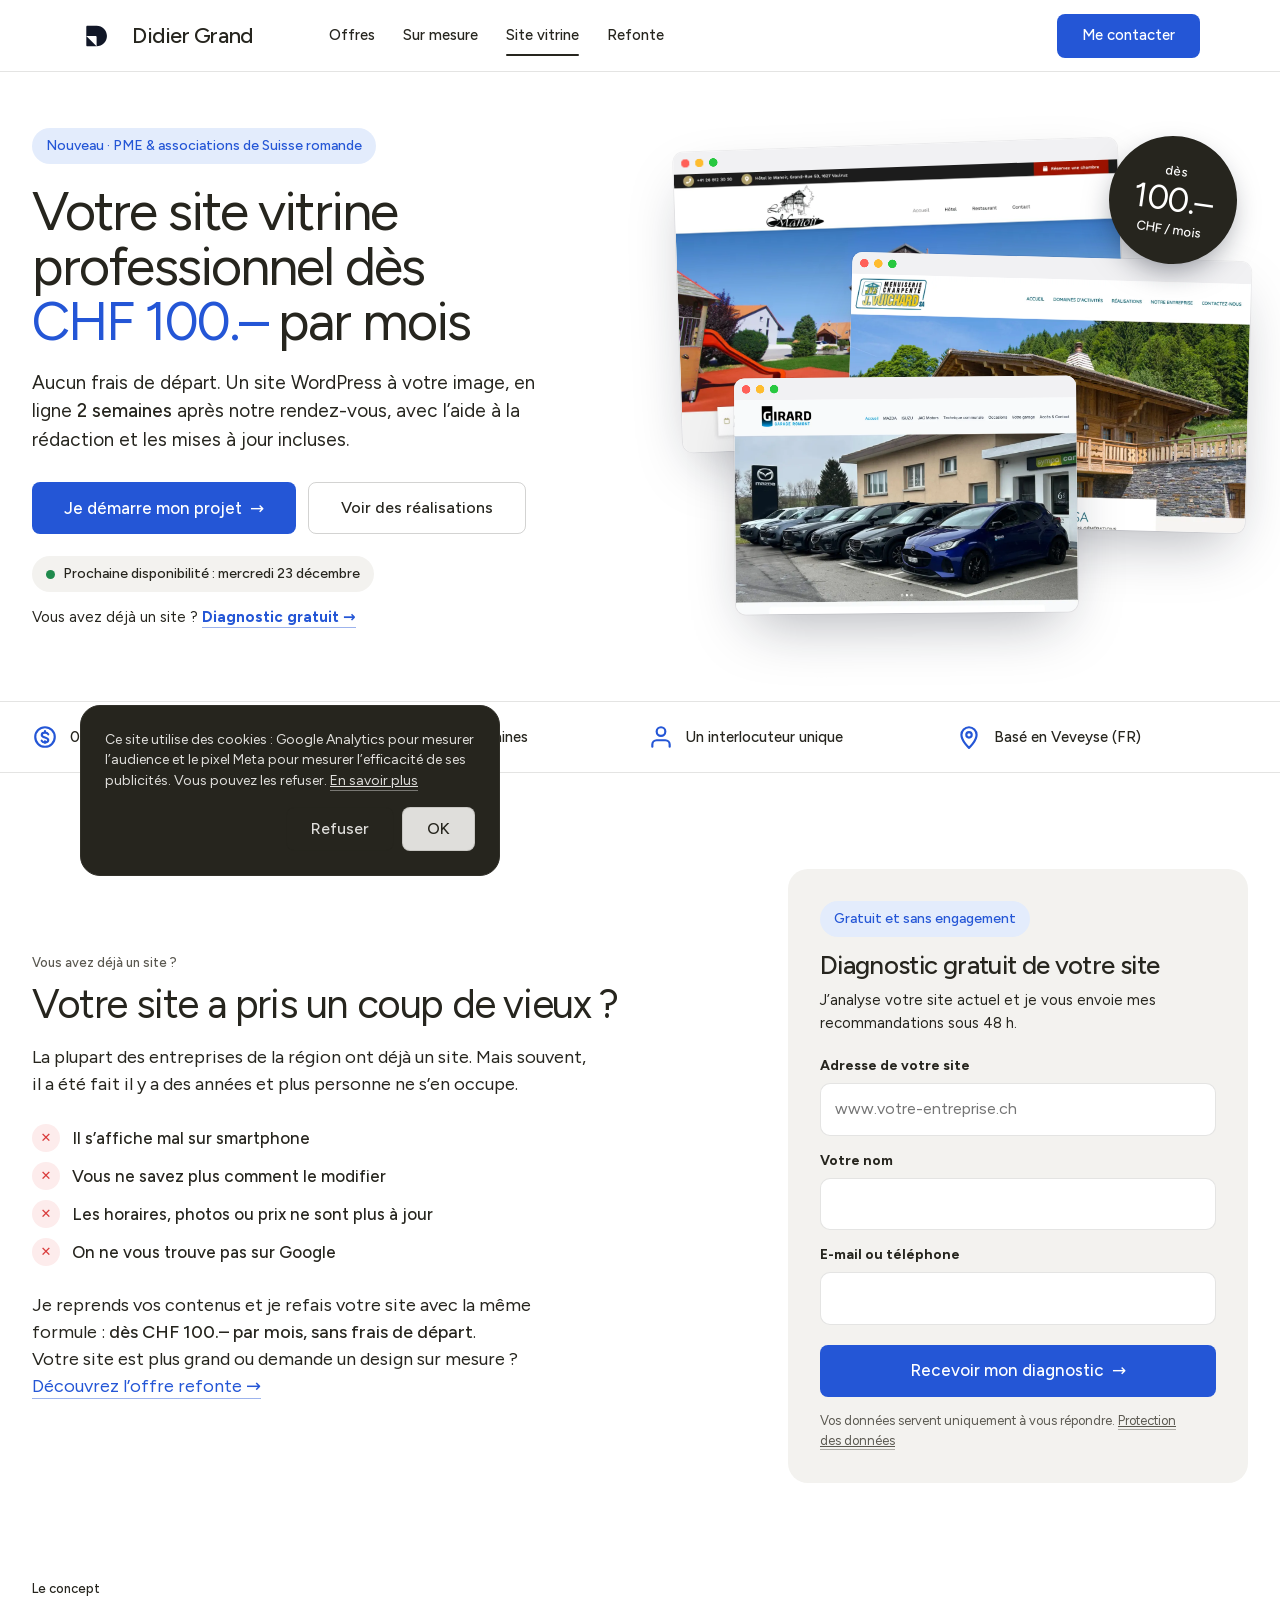
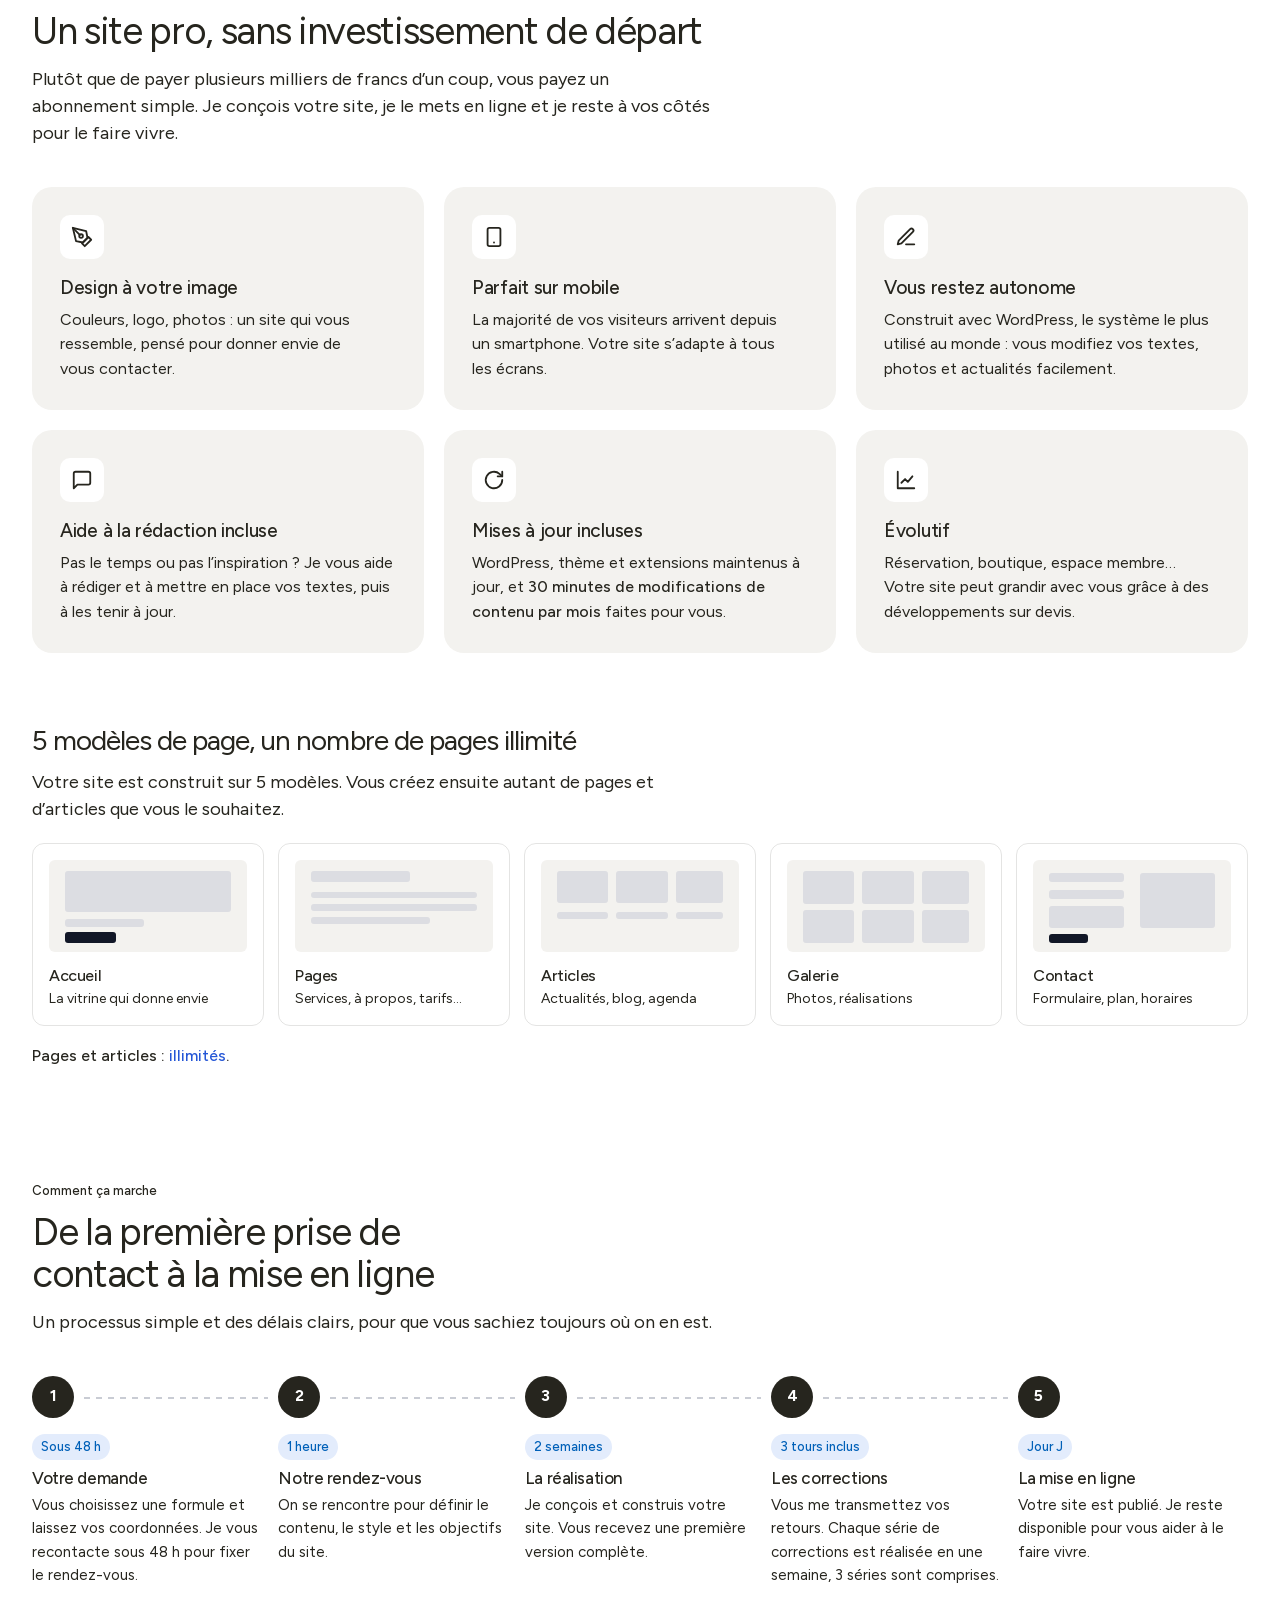
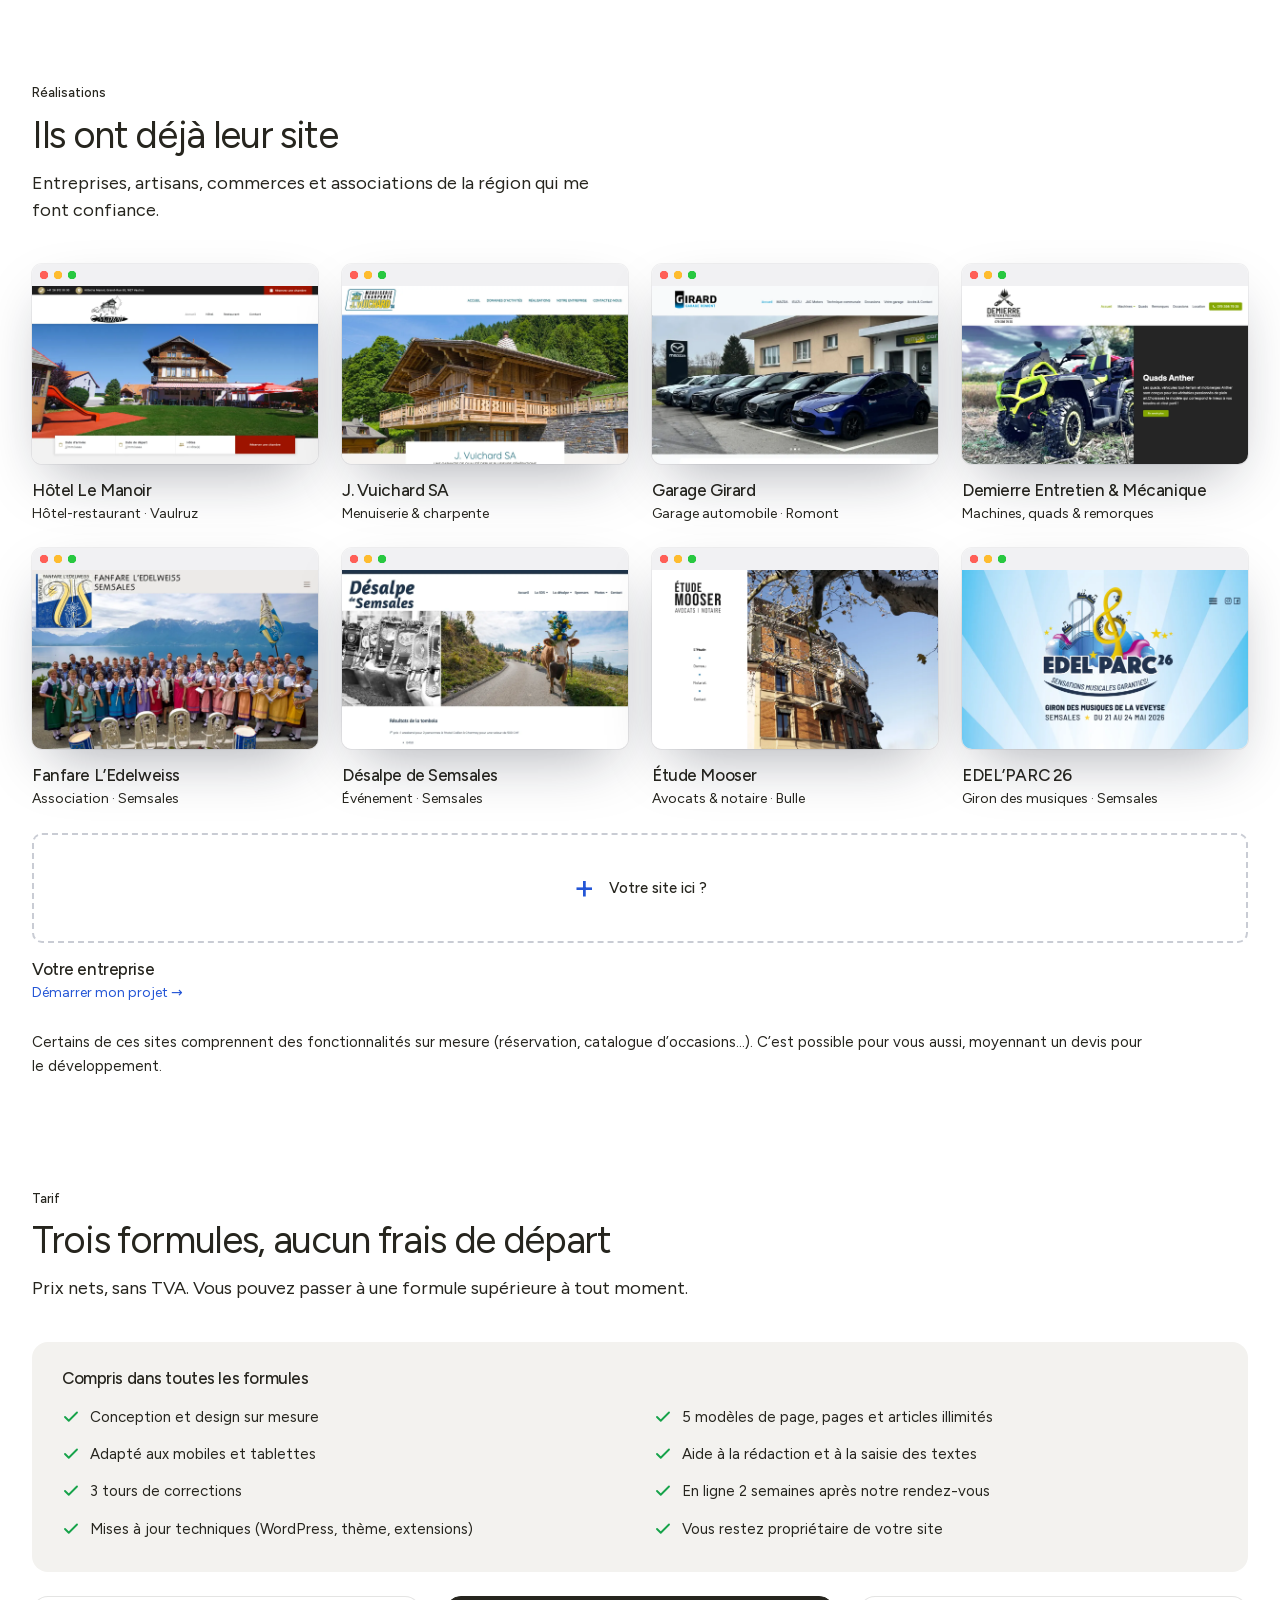
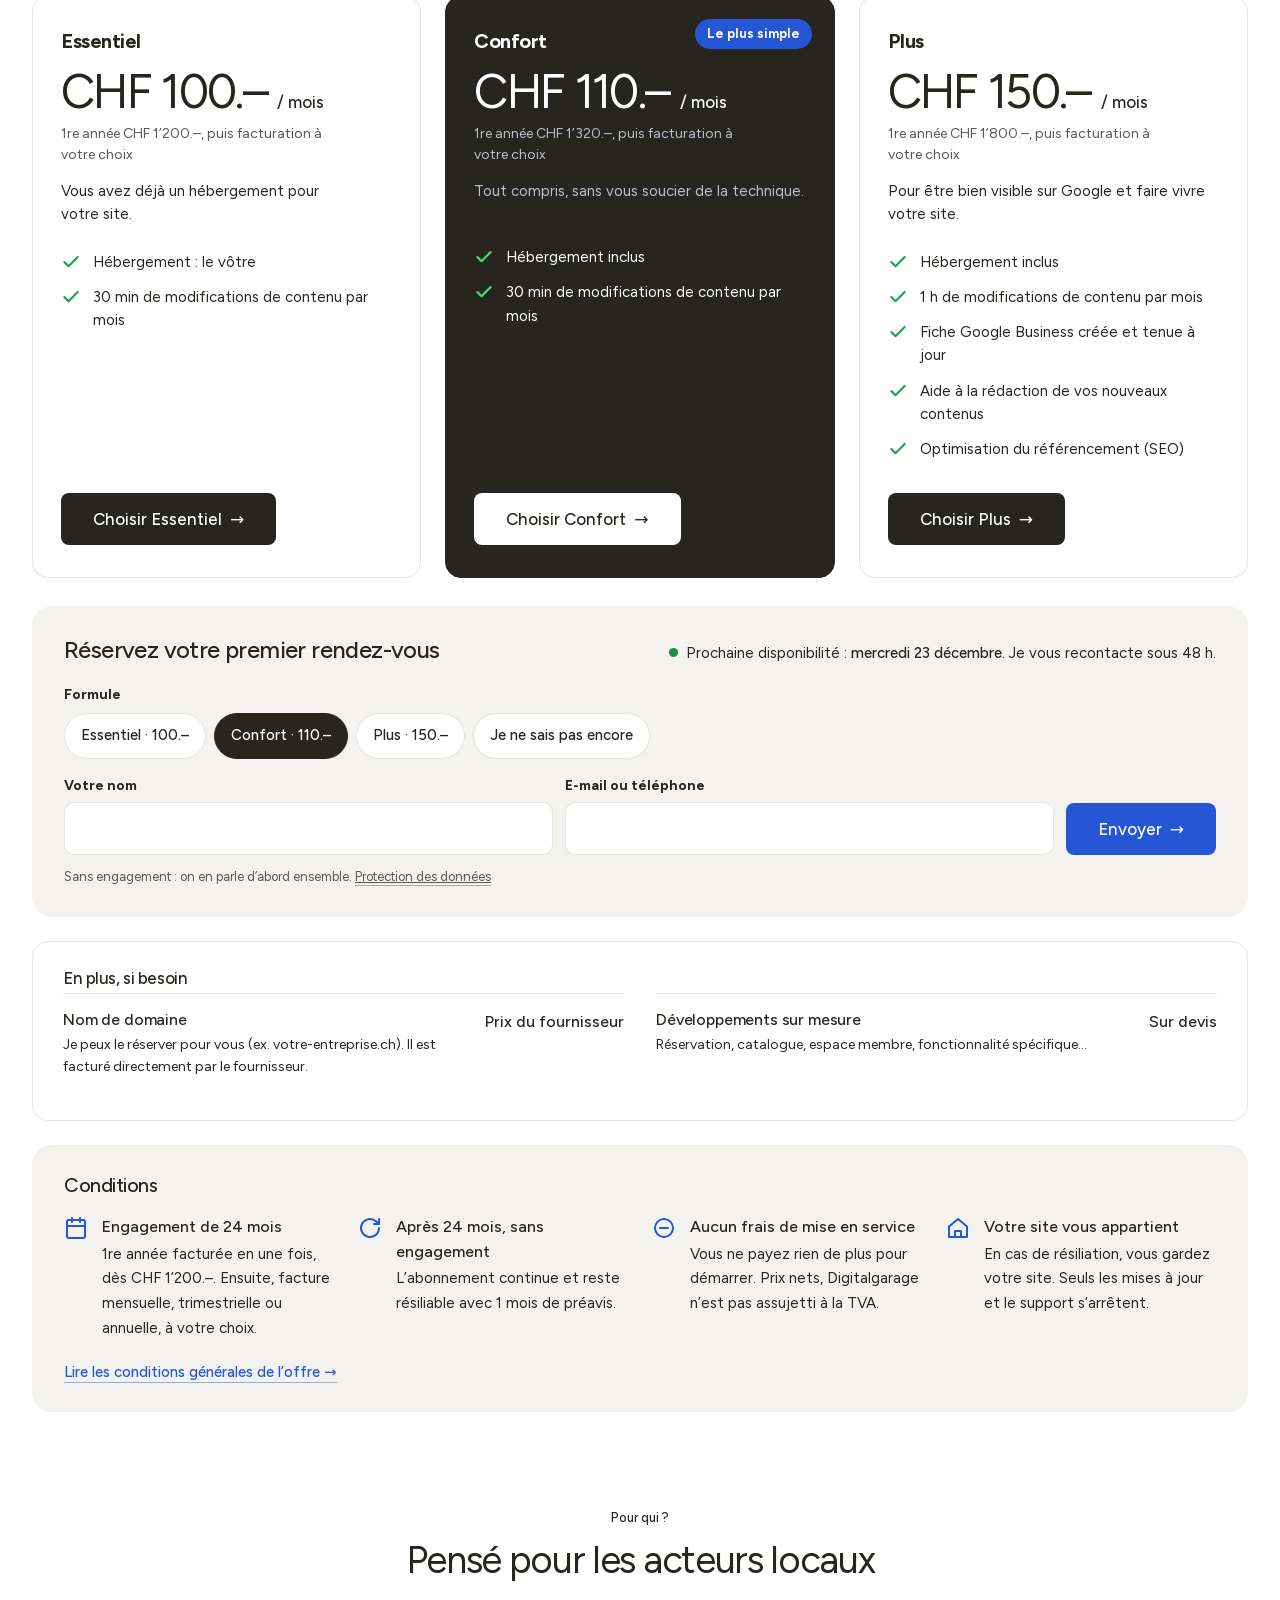
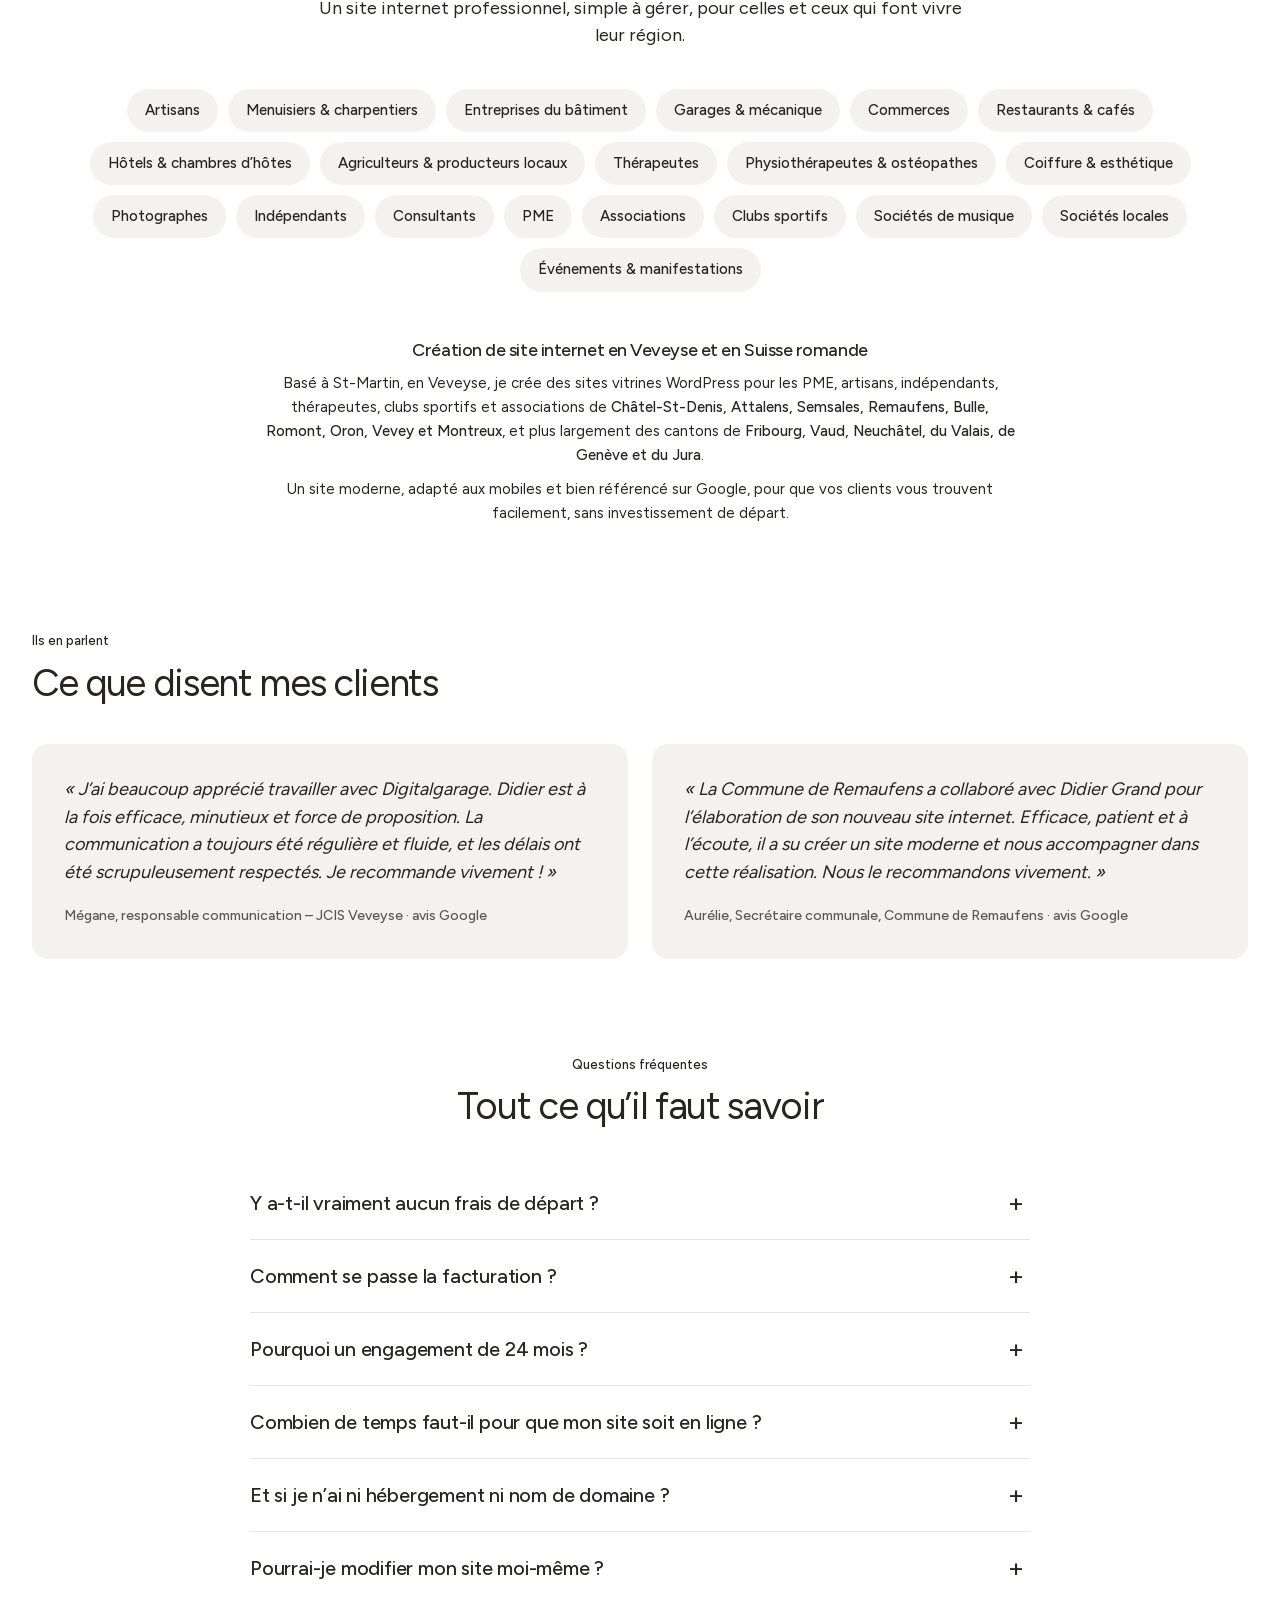
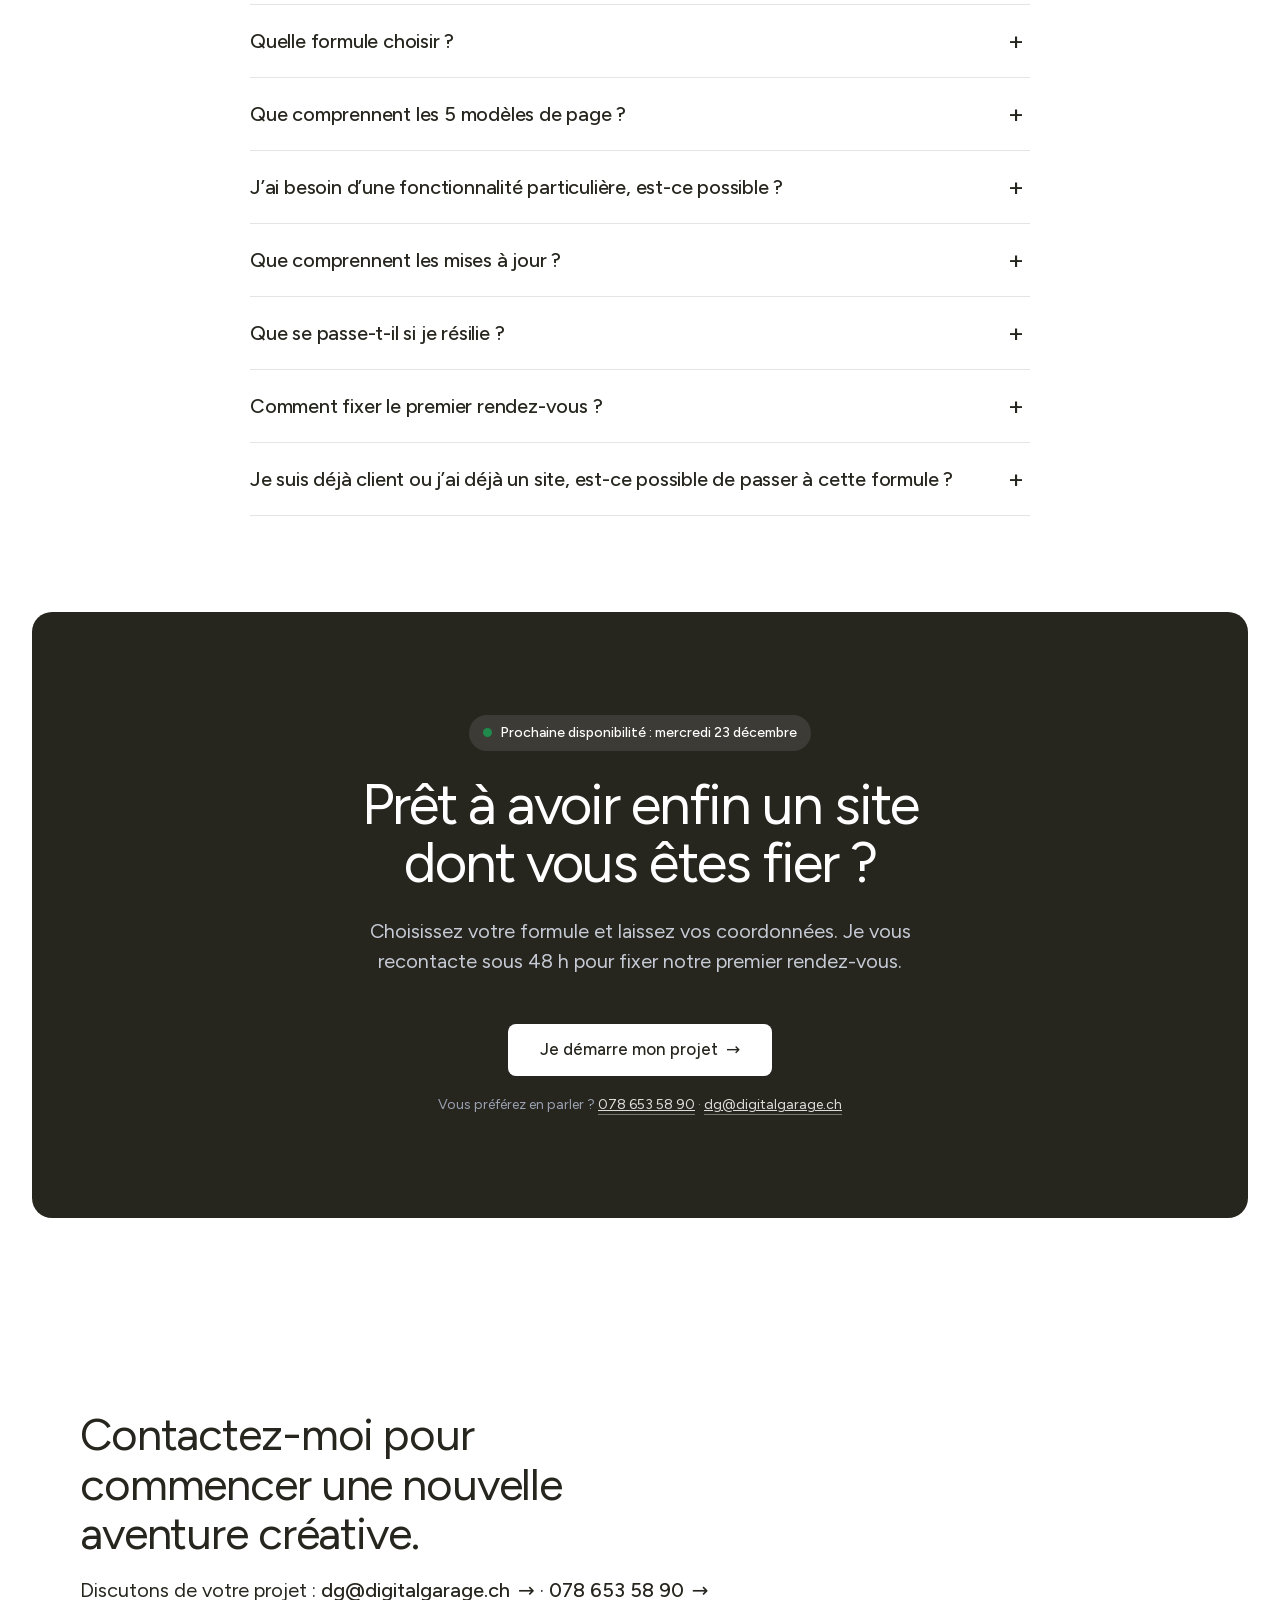
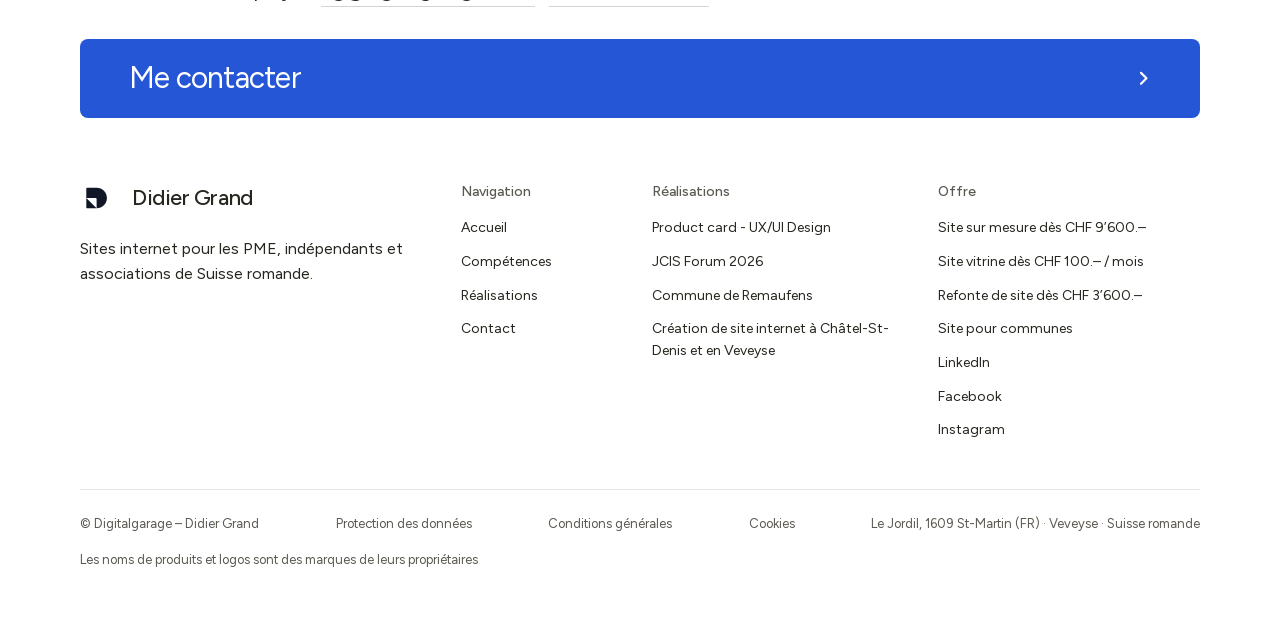
<file: site-vitrine.html>
<!doctype html>
<html lang="fr" data-type="service" data-radius="soft" data-buttons="solid" data-motion>
<head>
  <meta charset="utf-8">
  <meta name="viewport" content="width=device-width, initial-scale=1">
  <title>Site vitrine WordPress dès CHF 100.– / mois | Digitalgarage</title>
  <meta name="theme-color" content="#ffffff">
  <meta name="description" content="Site vitrine WordPress pour PME, artisans et associations de Suisse romande : dès CHF 100.– par mois, sans frais de départ, en ligne en 2 semaines.">
  <link rel="canonical" href="https://www.digitalgarage.ch/site-vitrine">
  <meta property="og:type" content="website">
  <meta property="og:title" content="Votre site vitrine dès CHF 100.– / mois">
  <meta property="og:description" content="Sans frais de départ · en ligne en 2 semaines · aide à la saisie et mises à jour incluses. Pour PME et associations de Suisse romande.">
  <meta property="og:image" content="https://www.digitalgarage.ch/images/og-site-vitrine.png">
  <meta property="og:url" content="https://www.digitalgarage.ch/site-vitrine">
  <meta name="twitter:card" content="summary_large_image">
  <link rel="icon" href="images/favicon.png">
  <link rel="apple-touch-icon" href="images/apple-touch-icon.png">
  <link rel="preload" href="assets/fonts/figtree-latin.woff2" as="font" type="font/woff2" crossorigin>
<link rel="stylesheet" href="assets/fonts/figtree.css">
  <link rel="stylesheet" href="css/vitrine.css?v=19">
  <link rel="stylesheet" href="css/vitrine-theme.css?v=5">
  <script type="application/ld+json">
  {
    "@context": "https://schema.org",
    "@type": "Service",
    "name": "Site vitrine WordPress",
    "provider": {"@id": "https://www.digitalgarage.ch/#entreprise", "@type": "ProfessionalService", "name": "Digitalgarage", "url": "https://www.digitalgarage.ch/", "telephone": "+41786535890", "email": "dg@digitalgarage.ch", "address": {"@type": "PostalAddress", "addressLocality": "St-Martin", "postalCode": "1609", "addressRegion": "FR", "addressCountry": "CH"}},
    "areaServed": ["Veveyse", "Gruyère", "Glâne", "Canton de Fribourg", "Riviera vaudoise", "Canton de Vaud", "Suisse romande"],
    "audience": { "@type": "Audience", "audienceType": "PME, artisans, indépendants, thérapeutes, commerces, restaurants, clubs sportifs et associations" },
    "offers": [
      { "@type": "Offer", "name": "Essentiel", "price": "100", "priceCurrency": "CHF", "description": "Par mois sur 24 mois, sans hébergement, 30 min de modifications par mois" },
      { "@type": "Offer", "name": "Confort", "price": "110", "priceCurrency": "CHF", "description": "Par mois sur 24 mois, hébergement inclus, 30 min de modifications par mois" },
      { "@type": "Offer", "name": "Plus", "price": "150", "priceCurrency": "CHF", "description": "Par mois sur 24 mois, hébergement, fiche Google Business, SEO, 1 h de modifications par mois" }
    ]
  }
  </script>
  <script type="application/ld+json">
{
  "@context": "https://schema.org",
  "@type": "FAQPage",
  "mainEntity": [
    {
      "@type": "Question",
      "name": "Y a-t-il vraiment aucun frais de départ ?",
      "acceptedAnswer": {
        "@type": "Answer",
        "text": "Oui. La conception, le design, l’aide à la rédaction et la mise en ligne sont compris dans l’abonnement, dès CHF 100.– par mois. Il n’y a pas de frais de mise en service."
      }
    },
    {
      "@type": "Question",
      "name": "Comment se passe la facturation ?",
      "acceptedAnswer": {
        "@type": "Answer",
        "text": "L’engagement est de 24 mois. La première année est facturée en une fois : CHF 1’200.– (Essentiel), CHF 1’320.– (Confort) ou CHF 1’800.– (Plus). Dès la deuxième année, vous choisissez : facture mensuelle, trimestrielle ou annuelle. Après 24 mois, l’abonnement continue et vous pouvez le résilier à tout moment avec 1 mois de préavis. Les prix sont nets : Digitalgarage n’est pas assujetti à la TVA."
      }
    },
    {
      "@type": "Question",
      "name": "Pourquoi un engagement de 24 mois ?",
      "acceptedAnswer": {
        "@type": "Answer",
        "text": "C’est ce qui permet de ne facturer aucun frais de départ : la conception et la mise en ligne de votre site sont réparties sur deux ans, au lieu d’une grosse facture au début."
      }
    },
    {
      "@type": "Question",
      "name": "Combien de temps faut-il pour que mon site soit en ligne ?",
      "acceptedAnswer": {
        "@type": "Answer",
        "text": "La première version complète est prête 2 semaines après notre premier rendez-vous. Ensuite, 3 séries de corrections sont comprises, chacune réalisée en une semaine. La rapidité dépend aussi de la disponibilité de vos textes et photos : je vous aide à les préparer."
      }
    },
    {
      "@type": "Question",
      "name": "Et si je n’ai ni hébergement ni nom de domaine ?",
      "acceptedAnswer": {
        "@type": "Answer",
        "text": "Pas de souci : choisissez la formule Confort ou Plus, l’hébergement est inclus. Je peux aussi réserver votre nom de domaine pour vous ; il est alors facturé directement par le fournisseur."
      }
    },
    {
      "@type": "Question",
      "name": "Pourrai-je modifier mon site moi-même ?",
      "acceptedAnswer": {
        "@type": "Answer",
        "text": "Oui. Votre site est construit avec WordPress : vous pouvez ajouter des pages, des actualités ou des photos quand vous le souhaitez. Et si vous préférez, je m’en occupe : 30 minutes de modifications de contenu par mois sont comprises (1 h avec la formule Plus)."
      }
    },
    {
      "@type": "Question",
      "name": "Quelle formule choisir ?",
      "acceptedAnswer": {
        "@type": "Answer",
        "text": "Essentiel si vous avez déjà un hébergement. Confort si vous voulez que tout soit compris, hébergement inclus. Plus si vous souhaitez être bien visible sur Google : fiche Google Business, optimisation du référencement, aide à la rédaction de vos nouveaux contenus et 1 h de modifications par mois. Vous pouvez changer de formule plus tard."
      }
    },
    {
      "@type": "Question",
      "name": "Que comprennent les 5 modèles de page ?",
      "acceptedAnswer": {
        "@type": "Answer",
        "text": "Une page d’accueil, un modèle de page (services, à propos…), un modèle d’article (actualités, blog), une galerie et une page de contact. Vous pouvez créer un nombre illimité de pages et d’articles sur ces modèles."
      }
    },
    {
      "@type": "Question",
      "name": "J’ai besoin d’une fonctionnalité particulière, est-ce possible ?",
      "acceptedAnswer": {
        "@type": "Answer",
        "text": "Oui. Réservation, catalogue, espace membre, intégration d’un outil externe… Ces développements supplémentaires font l’objet d’un devis séparé."
      }
    },
    {
      "@type": "Question",
      "name": "Que comprennent les mises à jour ?",
      "acceptedAnswer": {
        "@type": "Answer",
        "text": "Je maintiens WordPress, le thème et les extensions à jour pour que votre site reste sûr et fonctionnel. En plus, des modifications de contenu sont comprises chaque mois : 30 minutes avec Essentiel et Confort, 1 h avec Plus (nouveau texte, nouvelles photos, horaires, actualité…). Au-delà, le travail est facturé sur devis."
      }
    },
    {
      "@type": "Question",
      "name": "Que se passe-t-il si je résilie ?",
      "acceptedAnswer": {
        "@type": "Answer",
        "text": "Vous restez propriétaire de votre site et de vos contenus. Il continue de fonctionner, mais les mises à jour, le support et les modifications mensuelles s’arrêtent. Si votre site est hébergé chez moi, vous avez le choix : je continue à l’héberger pour CHF 150.– par an, ou je vous remets une copie complète pour le transférer chez l’hébergeur de votre choix."
      }
    },
    {
      "@type": "Question",
      "name": "Comment fixer le premier rendez-vous ?",
      "acceptedAnswer": {
        "@type": "Answer",
        "text": "Remplissez le formulaire, je vous recontacte sous 48 h. Les premiers rendez-vous ont lieu le mercredi, toutes les deux semaines : la prochaine date disponible est indiquée en haut de cette page."
      }
    },
    {
      "@type": "Question",
      "name": "Je suis déjà client ou j’ai déjà un site, est-ce possible de passer à cette formule ?",
      "acceptedAnswer": {
        "@type": "Answer",
        "text": "Bien sûr. Demandez d’abord le diagnostic gratuit de votre site actuel : je vous dis ce qui peut être amélioré, puis nous en parlons lors de notre rendez-vous."
      }
    }
  ]
}
  </script>
  <!-- Pixel Meta de cette page (vide = désactivé). Chargé par js/consent.js après accord du visiteur. -->
  <script>window.META_PIXEL_ID = "29340630575566348";</script>
  <script src="js/consent.js?v=3" defer></script>
</head>
<body class="lp">

<header class="nav">
  <div class="wrap nav__bar">
    <a class="skip-link" href="#top">Aller au contenu</a>
    <a class="nav__logo" href="./" aria-label="Accueil Digitalgarage">
      <svg viewBox="0 0 45 45" aria-hidden="true"><circle cx="22.5" cy="22.5" r="22.5" fill="#fff"/><path d="M8.842 35.587c0 .8.65 1.45 1.45 1.45h13.069L8.842 22.518Z" fill="#111727"/><path d="M23.361 7.998H10.292c-.8 0-1.45.65-1.45 1.45v13.07h13.069c.8 0 1.45.65 1.45 1.45v13.069c8.016 0 14.52-6.504 14.52-14.52 0-8.015-6.504-14.519-14.52-14.519" fill="#111727"/></svg><span class="nav__name">Didier Grand</span></a>
    <nav class="nav__links" aria-label="Navigation principale">
      <div class="nav__item"><a class="nav__link" href="./#offres">Offres</a></div>
      <div class="nav__item"><a class="nav__link" href="site-sur-mesure">Sur mesure</a></div>
      <div class="nav__item"><a class="nav__link" href="site-vitrine" aria-current="page">Site vitrine</a></div>
      <div class="nav__item"><a class="nav__link" href="refonte">Refonte</a></div>
    </nav>
    <div class="nav__actions">
      <a class="btn btn--primary" href="contact">Me contacter</a>
    </div>
    <button class="nav__toggle" type="button" aria-expanded="false" aria-label="Menu">
      <svg width="18" height="18" viewBox="0 0 18 18" aria-hidden="true"><path d="M2 5h14M2 13h14" stroke="currentColor" stroke-width="1.6" stroke-linecap="round"/></svg>
    </button>
  </div>
</header>

<main id="top">

  <!-- ============ HERO ============ -->
  <section class="lp-hero">
    <div class="lp-wrap grid">
      <div>
        <span class="chip accent">Nouveau · PME &amp; associations de Suisse romande</span>
        <h1>Votre site vitrine professionnel dès <span class="price">CHF 100.–</span> par&nbsp;mois</h1>
        <p class="sub">Aucun frais de départ. Un site WordPress à votre image, en ligne <strong>2 semaines</strong> après notre rendez-vous, avec l’aide à la rédaction et les mises à jour incluses.</p>
        <div class="actions">
          <a class="btn btn-lg btn-arrow js-cta" data-cta="hero" href="#demande">Je démarre mon projet</a>
          <a class="btn-ghost" href="#realisations">Voir des réalisations</a>
        </div>
        <p class="fine"><span class="chip"><span class="dot" aria-hidden="true"></span><span>Prochaine disponibilité&nbsp;: <b class="js-dispo">mercredi 25 novembre</b></span></span></p>
        <p class="has-site">Vous avez déjà un site&nbsp;? <a href="#refonte">Diagnostic gratuit →</a></p>
      </div>

      <div class="stack" aria-hidden="true">
        <div class="browser b1"><img src="images/vitrine/hotel-lemanoir.webp" alt=""></div>
        <div class="browser b2"><img src="images/vitrine/vuichardsa.webp" alt=""></div>
        <div class="browser b3"><img src="images/vitrine/garage-girard.webp" alt=""></div>
        <div class="price-badge"><div><span>dès</span><b>100.–</b><span>CHF / mois</span></div></div>
      </div>
    </div>
  </section>

  <!-- ============ ATOUTS ============ -->
  <section class="trust" aria-label="Les atouts de l'offre">
    <div class="lp-wrap">
      <ul>
        <li><svg viewBox="0 0 24 24" fill="none" stroke="currentColor" stroke-width="2" stroke-linecap="round" stroke-linejoin="round" aria-hidden="true"><circle cx="12" cy="12" r="9"/><path d="M15 9.5c-.6-1-1.7-1.5-3-1.5-1.7 0-3 .9-3 2.2 0 3 6 1.6 6 4.6 0 1.3-1.3 2.2-3 2.2-1.4 0-2.5-.6-3.1-1.6M12 6.5V8m0 8v1.5"/></svg>0 CHF de frais de départ</li>
        <li><svg viewBox="0 0 24 24" fill="none" stroke="currentColor" stroke-width="2" stroke-linecap="round" stroke-linejoin="round" aria-hidden="true"><path d="M13 2 4 14h7l-1 8 9-12h-7z"/></svg>En ligne en 2 semaines</li>
        <li><svg viewBox="0 0 24 24" fill="none" stroke="currentColor" stroke-width="2" stroke-linecap="round" stroke-linejoin="round" aria-hidden="true"><path d="M20 21v-2a4 4 0 0 0-4-4H8a4 4 0 0 0-4 4v2"/><circle cx="12" cy="7" r="4"/></svg>Un interlocuteur unique</li>
        <li><svg viewBox="0 0 24 24" fill="none" stroke="currentColor" stroke-width="2" stroke-linecap="round" stroke-linejoin="round" aria-hidden="true"><path d="M12 22s-7-6.2-7-12a7 7 0 0 1 14 0c0 5.8-7 12-7 12z"/><circle cx="12" cy="10" r="2.5"/></svg>Basé en Veveyse (FR)</li>
      </ul>
    </div>
  </section>

  <!-- ============ REFONTE + DIAGNOSTIC GRATUIT ============ -->
  <section class="lp-section" id="refonte">
    <div class="lp-wrap refonte">
      <div class="refonte-txt">
        <p class="eyebrow-sm">Vous avez déjà un site&nbsp;?</p>
        <h2>Votre site a pris un coup de vieux&nbsp;?</h2>
        <p class="lead">La plupart des entreprises de la région ont déjà un site. Mais souvent, il a été fait il y a des années et plus personne ne s’en occupe.</p>
        <ul class="signs">
          <li>Il s’affiche mal sur smartphone</li>
          <li>Vous ne savez plus comment le modifier</li>
          <li>Les horaires, photos ou prix ne sont plus à jour</li>
          <li>On ne vous trouve pas sur Google</li>
        </ul>
        <p class="lead">Je reprends vos contenus et je refais votre site avec la même formule&nbsp;: <strong>dès CHF 100.– par mois, sans frais de départ</strong>.</p>
        <p class="lead">Votre site est plus grand ou demande un design sur mesure&nbsp;? <a href="refonte">Découvrez l’offre refonte →</a></p>
      </div>

      <div class="diag" id="diagnostic">
        <form class="js-mini" action="diagnostic.php" method="post" novalidate data-lead="diagnostic-gratuit">
          <span class="chip accent">Gratuit et sans engagement</span>
          <h3>Diagnostic gratuit de votre site</h3>
          <p>J’analyse votre site actuel et je vous envoie mes recommandations sous 48&nbsp;h.</p>
          <label>Adresse de votre site<input type="text" name="site" placeholder="www.votre-entreprise.ch" autocomplete="url" inputmode="url" required></label>
          <label>Votre nom<input type="text" name="nom" autocomplete="name" required></label>
          <label>E-mail ou téléphone<input type="text" name="contact" autocomplete="email" required></label>
          <input type="hidden" name="origine" class="js-origine" value="site-vitrine">
          <label class="hp" aria-hidden="true">Ne pas remplir<input type="text" name="societe_web" tabindex="-1" autocomplete="off"></label>
          <button class="btn btn-lg btn-arrow" type="submit">Recevoir mon diagnostic</button>
          <p class="msg" role="status" aria-live="polite"></p>
          <noscript><p class="msg">Ce formulaire a besoin de JavaScript. Écrivez-moi à <a href="mailto:dg@digitalgarage.ch">dg@digitalgarage.ch</a> ou appelez le 078 653 58 90.</p></noscript>
          <p class="fine">Vos données servent uniquement à vous répondre. <a href="confidentialite">Protection des données</a></p>
        </form>
        <div class="diag-ok mini-ok" hidden>
          <span class="ok-ico" aria-hidden="true">✓</span>
          <h3>Merci, c’est noté&nbsp;!</h3>
          <p>J’analyse votre site et je vous réponds sous 48&nbsp;h avec mes recommandations.</p>
        </div>
      </div>
    </div>
  </section>

  <!-- ============ INCLUS ============ -->
  <section class="lp-section" id="inclus">
    <div class="lp-wrap">
      <div class="lp-head">
        <p class="eyebrow-sm">Le concept</p>
        <h2>Un site pro, sans investissement de départ</h2>
        <p>Plutôt que de payer plusieurs milliers de francs d’un coup, vous payez un abonnement simple. Je conçois votre site, je le mets en ligne et je reste à vos côtés pour le faire vivre.</p>
      </div>

      <div class="features">
        <article class="feature">
          <div class="ico"><svg viewBox="0 0 24 24" fill="none" stroke="currentColor" stroke-width="2" stroke-linecap="round" stroke-linejoin="round" aria-hidden="true"><path d="M12 19l7-7 3 3-7 7-3-3z"/><path d="M18 13l-1.5-7.5L2 2l3.5 14.5L13 18l5-5z"/><path d="M2 2l7.586 7.586"/><circle cx="11" cy="11" r="2"/></svg></div>
          <h3>Design à votre image</h3>
          <p>Couleurs, logo, photos&nbsp;: un site qui vous ressemble, pensé pour donner envie de vous contacter.</p>
        </article>
        <article class="feature">
          <div class="ico"><svg viewBox="0 0 24 24" fill="none" stroke="currentColor" stroke-width="2" stroke-linecap="round" stroke-linejoin="round" aria-hidden="true"><rect x="5" y="2" width="14" height="20" rx="2"/><path d="M12 18h.01"/></svg></div>
          <h3>Parfait sur mobile</h3>
          <p>La majorité de vos visiteurs arrivent depuis un smartphone. Votre site s’adapte à tous les écrans.</p>
        </article>
        <article class="feature">
          <div class="ico"><svg viewBox="0 0 24 24" fill="none" stroke="currentColor" stroke-width="2" stroke-linecap="round" stroke-linejoin="round" aria-hidden="true"><path d="M12 20h9"/><path d="M16.5 3.5a2.1 2.1 0 0 1 3 3L7 19l-4 1 1-4z"/></svg></div>
          <h3>Vous restez autonome</h3>
          <p>Construit avec WordPress, le système le plus utilisé au monde&nbsp;: vous modifiez vos textes, photos et actualités facilement.</p>
        </article>
        <article class="feature">
          <div class="ico"><svg viewBox="0 0 24 24" fill="none" stroke="currentColor" stroke-width="2" stroke-linecap="round" stroke-linejoin="round" aria-hidden="true"><path d="M21 15a2 2 0 0 1-2 2H7l-4 4V5a2 2 0 0 1 2-2h14a2 2 0 0 1 2 2z"/></svg></div>
          <h3>Aide à la rédaction incluse</h3>
          <p>Pas le temps ou pas l’inspiration&nbsp;? Je vous aide à rédiger et à mettre en place vos textes, puis à les tenir à jour.</p>
        </article>
        <article class="feature">
          <div class="ico"><svg viewBox="0 0 24 24" fill="none" stroke="currentColor" stroke-width="2" stroke-linecap="round" stroke-linejoin="round" aria-hidden="true"><path d="M21 12a9 9 0 1 1-3-6.7L21 8"/><path d="M21 3v5h-5"/></svg></div>
          <h3>Mises à jour incluses</h3>
          <p>WordPress, thème et extensions maintenus à jour, et <strong>30 minutes de modifications de contenu par mois</strong> faites pour vous.</p>
        </article>
        <article class="feature">
          <div class="ico"><svg viewBox="0 0 24 24" fill="none" stroke="currentColor" stroke-width="2" stroke-linecap="round" stroke-linejoin="round" aria-hidden="true"><path d="M3 3v18h18"/><path d="M7 15l4-4 3 3 5-6"/></svg></div>
          <h3>Évolutif</h3>
          <p>Réservation, boutique, espace membre… Votre site peut grandir avec vous grâce à des développements sur devis.</p>
        </article>
      </div>

      <div class="lp-head" style="margin:72px 0 0">
        <h2 style="font-size:28px">5 modèles de page, un nombre de pages illimité</h2>
        <p>Votre site est construit sur 5 modèles. Vous créez ensuite autant de pages et d’articles que vous le souhaitez.</p>
      </div>
      <div class="templates">
        <div class="tpl"><div class="wire" aria-hidden="true"><i style="left:8%;top:12%;width:84%;height:44%"></i><i style="left:8%;top:64%;width:40%;height:9%"></i><i style="left:8%;top:78%;width:26%;height:12%;background:#111727"></i></div><h3>Accueil</h3><p>La vitrine qui donne envie</p></div>
        <div class="tpl"><div class="wire" aria-hidden="true"><i style="left:8%;top:12%;width:50%;height:12%"></i><i style="left:8%;top:34%;width:84%;height:7%"></i><i style="left:8%;top:48%;width:84%;height:7%"></i><i style="left:8%;top:62%;width:60%;height:7%"></i></div><h3>Pages</h3><p>Services, à propos, tarifs…</p></div>
        <div class="tpl"><div class="wire" aria-hidden="true"><i style="left:8%;top:12%;width:26%;height:34%"></i><i style="left:38%;top:12%;width:26%;height:34%"></i><i style="left:68%;top:12%;width:24%;height:34%"></i><i style="left:8%;top:56%;width:26%;height:8%"></i><i style="left:38%;top:56%;width:26%;height:8%"></i><i style="left:68%;top:56%;width:24%;height:8%"></i></div><h3>Articles</h3><p>Actualités, blog, agenda</p></div>
        <div class="tpl"><div class="wire" aria-hidden="true"><i style="left:8%;top:12%;width:26%;height:36%"></i><i style="left:38%;top:12%;width:26%;height:36%"></i><i style="left:68%;top:12%;width:24%;height:36%"></i><i style="left:8%;top:54%;width:26%;height:36%"></i><i style="left:38%;top:54%;width:26%;height:36%"></i><i style="left:68%;top:54%;width:24%;height:36%"></i></div><h3>Galerie</h3><p>Photos, réalisations</p></div>
        <div class="tpl"><div class="wire" aria-hidden="true"><i style="left:8%;top:14%;width:38%;height:10%"></i><i style="left:8%;top:32%;width:38%;height:10%"></i><i style="left:8%;top:50%;width:38%;height:24%"></i><i style="left:54%;top:14%;width:38%;height:60%"></i><i style="left:8%;top:80%;width:20%;height:10%;background:#111727"></i></div><h3>Contact</h3><p>Formulaire, plan, horaires</p></div>
      </div>
      <p class="unlimited">Pages et articles&nbsp;: <strong>illimités</strong>.</p>
    </div>
  </section>

  <!-- ============ ÉTAPES ============ -->
  <section class="lp-section" id="etapes">
    <div class="lp-wrap">
      <div class="lp-head">
        <p class="eyebrow-sm">Comment ça marche</p>
        <h2>De la première prise de contact à la mise en ligne</h2>
        <p>Un processus simple et des délais clairs, pour que vous sachiez toujours où on en est.</p>
      </div>
      <ol class="steps">
        <li class="step"><span class="when">Sous 48&nbsp;h</span><h3>Votre demande</h3><p>Vous choisissez une formule et laissez vos coordonnées. Je vous recontacte sous 48&nbsp;h pour fixer le rendez-vous.</p></li>
        <li class="step"><span class="when">1 heure</span><h3>Notre rendez-vous</h3><p>On se rencontre pour définir le contenu, le style et les objectifs du site.</p></li>
        <li class="step"><span class="when">2 semaines</span><h3>La réalisation</h3><p>Je conçois et construis votre site. Vous recevez une première version complète.</p></li>
        <li class="step"><span class="when">3 tours inclus</span><h3>Les corrections</h3><p>Vous me transmettez vos retours. Chaque série de corrections est réalisée en une semaine, 3 séries sont comprises.</p></li>
        <li class="step"><span class="when">Jour J</span><h3>La mise en ligne</h3><p>Votre site est publié. Je reste disponible pour vous aider à le faire vivre.</p></li>
      </ol>
    </div>
  </section>

  <!-- ============ RÉALISATIONS ============ -->
  <section class="lp-section" id="realisations">
    <div class="lp-wrap">
      <div class="lp-head">
        <p class="eyebrow-sm">Réalisations</p>
        <h2>Ils ont déjà leur site</h2>
        <p>Entreprises, artisans, commerces et associations de la région qui me font confiance.</p>
      </div>
      <div class="works">
        <a class="work" href="https://hotel-lemanoir.ch/" target="_blank" rel="noopener">
          <div class="browser"><img src="images/vitrine/hotel-lemanoir.webp" alt="Site de l'Hôtel Le Manoir à Vaulruz" loading="lazy" width="1200" height="750"></div>
          <h3>Hôtel Le Manoir</h3><p>Hôtel-restaurant · Vaulruz</p>
        </a>
        <a class="work" href="https://www.vuichardsa.ch/" target="_blank" rel="noopener">
          <div class="browser"><img src="images/vitrine/vuichardsa.webp" alt="Site de la menuiserie-charpente J. Vuichard SA" loading="lazy" width="1200" height="750"></div>
          <h3>J. Vuichard SA</h3><p>Menuiserie &amp; charpente</p>
        </a>
        <a class="work" href="https://garage-girard.ch/" target="_blank" rel="noopener">
          <div class="browser"><img src="images/vitrine/garage-girard.webp" alt="Site du Garage Girard à Romont" loading="lazy" width="1200" height="750"></div>
          <h3>Garage Girard</h3><p>Garage automobile · Romont</p>
        </a>
        <a class="work" href="https://demierremecanique.ch/" target="_blank" rel="noopener">
          <div class="browser"><img src="images/vitrine/demierremecanique.webp" alt="Site de Demierre Entretien &amp; Mécanique" loading="lazy" width="1200" height="750"></div>
          <h3>Demierre Entretien &amp; Mécanique</h3><p>Machines, quads &amp; remorques</p>
        </a>
        <a class="work" href="https://fanfare-semsales.ch/" target="_blank" rel="noopener">
          <div class="browser"><img src="images/vitrine/fanfare-semsales.webp" alt="Site de la Fanfare L'Edelweiss de Semsales" loading="lazy" width="1200" height="750"></div>
          <h3>Fanfare L’Edelweiss</h3><p>Association · Semsales</p>
        </a>
        <a class="work" href="https://www.desalpe-semsales.ch/" target="_blank" rel="noopener">
          <div class="browser"><img src="images/vitrine/desalpe-semsales.webp" alt="Site de la Désalpe de Semsales" loading="lazy" width="1200" height="750"></div>
          <h3>Désalpe de Semsales</h3><p>Événement · Semsales</p>
        </a>
        <a class="work" href="https://etude-mooser.ch/" target="_blank" rel="noopener">
          <div class="browser"><img src="images/vitrine/etude-mooser.webp" alt="Site de l'Étude Mooser, avocats et notaire à Bulle" loading="lazy" width="1200" height="750"></div>
          <h3>Étude Mooser</h3><p>Avocats &amp; notaire · Bulle</p>
        </a>
        <a class="work" href="https://edelparc26.ch/" target="_blank" rel="noopener">
          <div class="browser"><img src="images/vitrine/edelparc26.webp" alt="Site d'EDEL'PARC 26, Giron des musiques de la Veveyse à Semsales" loading="lazy" width="1200" height="750"></div>
          <h3>EDEL’PARC 26</h3><p>Giron des musiques · Semsales</p>
        </a>
        <a class="work yours js-cta" data-cta="realisations" href="#demande">
          <div class="slot"><b>+</b><span>Votre site ici&nbsp;?</span></div>
          <h3>Votre entreprise</h3><p class="url">Démarrer mon projet →</p>
        </a>
      </div>
      <p class="works-note">Certains de ces sites comprennent des fonctionnalités sur mesure (réservation, catalogue d’occasions…). C’est possible pour vous aussi, moyennant un devis pour le développement.</p>
    </div>
  </section>

  <!-- ============ TARIF ============ -->
  <section class="lp-section" id="tarif">
    <div class="lp-wrap">
      <div class="lp-head">
        <p class="eyebrow-sm">Tarif</p>
        <h2>Trois formules, aucun frais de départ</h2>
        <p>Prix nets, sans TVA. Vous pouvez passer à une formule supérieure à tout moment.</p>
      </div>
      <div class="included">
        <h3>Compris dans toutes les formules</h3>
        <ul><li><svg viewBox="0 0 24 24" fill="none" stroke="currentColor" stroke-width="2.5" stroke-linecap="round" stroke-linejoin="round" aria-hidden="true"><path d="M20 6 9 17l-5-5"/></svg><span>Conception et design sur mesure</span></li><li><svg viewBox="0 0 24 24" fill="none" stroke="currentColor" stroke-width="2.5" stroke-linecap="round" stroke-linejoin="round" aria-hidden="true"><path d="M20 6 9 17l-5-5"/></svg><span>5 modèles de page, pages et articles illimités</span></li><li><svg viewBox="0 0 24 24" fill="none" stroke="currentColor" stroke-width="2.5" stroke-linecap="round" stroke-linejoin="round" aria-hidden="true"><path d="M20 6 9 17l-5-5"/></svg><span>Adapté aux mobiles et tablettes</span></li><li><svg viewBox="0 0 24 24" fill="none" stroke="currentColor" stroke-width="2.5" stroke-linecap="round" stroke-linejoin="round" aria-hidden="true"><path d="M20 6 9 17l-5-5"/></svg><span>Aide à la rédaction et à la saisie des textes</span></li><li><svg viewBox="0 0 24 24" fill="none" stroke="currentColor" stroke-width="2.5" stroke-linecap="round" stroke-linejoin="round" aria-hidden="true"><path d="M20 6 9 17l-5-5"/></svg><span>3 tours de corrections</span></li><li><svg viewBox="0 0 24 24" fill="none" stroke="currentColor" stroke-width="2.5" stroke-linecap="round" stroke-linejoin="round" aria-hidden="true"><path d="M20 6 9 17l-5-5"/></svg><span>En ligne 2 semaines après notre rendez-vous</span></li><li><svg viewBox="0 0 24 24" fill="none" stroke="currentColor" stroke-width="2.5" stroke-linecap="round" stroke-linejoin="round" aria-hidden="true"><path d="M20 6 9 17l-5-5"/></svg><span>Mises à jour techniques (WordPress, thème, extensions)</span></li><li><svg viewBox="0 0 24 24" fill="none" stroke="currentColor" stroke-width="2.5" stroke-linecap="round" stroke-linejoin="round" aria-hidden="true"><path d="M20 6 9 17l-5-5"/></svg><span>Vous restez propriétaire de votre site</span></li></ul>
      </div>
      <div class="pricing">
        <div class="plan essentiel">
          <h3>Essentiel</h3>
          <div class="amount">CHF 100.– <small>/ mois</small></div>
          <p class="billing">1re année CHF 1’200.–, puis facturation à votre choix</p>
          <p class="desc">Vous avez déjà un hébergement pour votre site.</p>
          <ul><li><svg viewBox="0 0 24 24" fill="none" stroke="currentColor" stroke-width="2.5" stroke-linecap="round" stroke-linejoin="round" aria-hidden="true"><path d="M20 6 9 17l-5-5"/></svg><span>Hébergement&nbsp;: le vôtre</span></li><li><svg viewBox="0 0 24 24" fill="none" stroke="currentColor" stroke-width="2.5" stroke-linecap="round" stroke-linejoin="round" aria-hidden="true"><path d="M20 6 9 17l-5-5"/></svg><span>30 min de modifications de contenu par mois</span></li></ul>
          <a class="btn btn-lg btn-arrow js-pick" data-formule="essentiel" href="#demande">Choisir Essentiel</a>
        </div>
        <div class="plan confort">
          <span class="tag">Le plus simple</span><h3>Confort</h3>
          <div class="amount">CHF 110.– <small>/ mois</small></div>
          <p class="billing">1re année CHF 1’320.–, puis facturation à votre choix</p>
          <p class="desc">Tout compris, sans vous soucier de la technique.</p>
          <ul><li><svg viewBox="0 0 24 24" fill="none" stroke="currentColor" stroke-width="2.5" stroke-linecap="round" stroke-linejoin="round" aria-hidden="true"><path d="M20 6 9 17l-5-5"/></svg><span>Hébergement inclus</span></li><li><svg viewBox="0 0 24 24" fill="none" stroke="currentColor" stroke-width="2.5" stroke-linecap="round" stroke-linejoin="round" aria-hidden="true"><path d="M20 6 9 17l-5-5"/></svg><span>30 min de modifications de contenu par mois</span></li></ul>
          <a class="btn btn-lg btn-arrow js-pick" data-formule="confort" href="#demande">Choisir Confort</a>
        </div>
        <div class="plan plus">
          <h3>Plus</h3>
          <div class="amount">CHF 150.– <small>/ mois</small></div>
          <p class="billing">1re année CHF 1’800.–, puis facturation à votre choix</p>
          <p class="desc">Pour être bien visible sur Google et faire vivre votre site.</p>
          <ul><li><svg viewBox="0 0 24 24" fill="none" stroke="currentColor" stroke-width="2.5" stroke-linecap="round" stroke-linejoin="round" aria-hidden="true"><path d="M20 6 9 17l-5-5"/></svg><span>Hébergement inclus</span></li><li><svg viewBox="0 0 24 24" fill="none" stroke="currentColor" stroke-width="2.5" stroke-linecap="round" stroke-linejoin="round" aria-hidden="true"><path d="M20 6 9 17l-5-5"/></svg><span>1 h de modifications de contenu par mois</span></li><li><svg viewBox="0 0 24 24" fill="none" stroke="currentColor" stroke-width="2.5" stroke-linecap="round" stroke-linejoin="round" aria-hidden="true"><path d="M20 6 9 17l-5-5"/></svg><span>Fiche Google Business créée et tenue à jour</span></li><li><svg viewBox="0 0 24 24" fill="none" stroke="currentColor" stroke-width="2.5" stroke-linecap="round" stroke-linejoin="round" aria-hidden="true"><path d="M20 6 9 17l-5-5"/></svg><span>Aide à la rédaction de vos nouveaux contenus</span></li><li><svg viewBox="0 0 24 24" fill="none" stroke="currentColor" stroke-width="2.5" stroke-linecap="round" stroke-linejoin="round" aria-hidden="true"><path d="M20 6 9 17l-5-5"/></svg><span>Optimisation du référencement (SEO)</span></li></ul>
          <a class="btn btn-lg btn-arrow js-pick" data-formule="plus" href="#demande">Choisir Plus</a>
        </div>
      </div>
      <div class="mini" id="demande">
        <form class="js-mini" action="diagnostic.php" method="post" novalidate data-lead="demande-formule">
          <div class="mini-head">
            <h3>Réservez votre premier rendez-vous</h3>
            <p><span class="dot" aria-hidden="true"></span>Prochaine disponibilité&nbsp;: <b class="js-dispo">mercredi 25 novembre</b>. Je vous recontacte sous 48&nbsp;h.</p>
          </div>
          <fieldset class="pick">
            <legend>Formule</legend>
            <label><input type="radio" name="formule" value="Essentiel"><span>Essentiel · 100.–</span></label>
            <label><input type="radio" name="formule" value="Confort" checked><span>Confort · 110.–</span></label>
            <label><input type="radio" name="formule" value="Plus"><span>Plus · 150.–</span></label>
            <label><input type="radio" name="formule" value="Je ne sais pas encore"><span>Je ne sais pas encore</span></label>
          </fieldset>
          <div class="mini-fields">
            <label>Votre nom<input type="text" name="nom" autocomplete="name" required></label>
            <label>E-mail ou téléphone<input type="text" name="contact" autocomplete="email" required></label>
            <button class="btn btn-lg btn-arrow" type="submit">Envoyer</button>
          </div>
          <input type="hidden" name="type" value="rendez-vous">
          <input type="hidden" name="origine" class="js-origine" value="site-vitrine">
          <label class="hp" aria-hidden="true">Ne pas remplir<input type="text" name="societe_web" tabindex="-1" autocomplete="off"></label>
          <p class="msg" role="status" aria-live="polite"></p>
          <noscript><p class="msg">Ce formulaire a besoin de JavaScript. Écrivez-moi à <a href="mailto:dg@digitalgarage.ch">dg@digitalgarage.ch</a> ou appelez le 078 653 58 90.</p></noscript>
          <p class="fine">Sans engagement&nbsp;: on en parle d’abord ensemble. <a href="confidentialite">Protection des données</a></p>
        </form>
        <div class="mini-ok" hidden>
          <span class="ok-ico" aria-hidden="true">✓</span>
          <div><h3>Merci, c’est noté&nbsp;!</h3><p>Je vous recontacte sous 48&nbsp;h pour fixer notre premier rendez-vous.</p></div>
        </div>
      </div>

      <div class="options">
        <h3>En plus, si besoin</h3>
        <div class="opt-row">
          <div class="opt">
            <div><h4>Nom de domaine</h4><p>Je peux le réserver pour vous (ex. votre-entreprise.ch). Il est facturé directement par le fournisseur.</p></div>
            <div class="p">Prix du fournisseur</div>
          </div>
          <div class="opt">
            <div><h4>Développements sur mesure</h4><p>Réservation, catalogue, espace membre, fonctionnalité spécifique…</p></div>
            <div class="p">Sur devis</div>
          </div>
        </div>
      </div>

      <div class="terms">
        <h3>Conditions</h3>
        <ul>
          <li>
            <svg viewBox="0 0 24 24" fill="none" stroke="currentColor" stroke-width="2" stroke-linecap="round" stroke-linejoin="round" aria-hidden="true"><rect x="3" y="4" width="18" height="18" rx="2"/><path d="M16 2v4M8 2v4M3 10h18"/></svg>
            <div><b>Engagement de 24 mois</b><span>1re année facturée en une fois, dès CHF 1’200.–. Ensuite, facture mensuelle, trimestrielle ou annuelle, à votre choix.</span></div>
          </li>
          <li>
            <svg viewBox="0 0 24 24" fill="none" stroke="currentColor" stroke-width="2" stroke-linecap="round" stroke-linejoin="round" aria-hidden="true"><path d="M21 12a9 9 0 1 1-3-6.7L21 8"/><path d="M21 3v5h-5"/></svg>
            <div><b>Après 24 mois, sans engagement</b><span>L’abonnement continue et reste résiliable avec 1 mois de préavis.</span></div>
          </li>
          <li>
            <svg viewBox="0 0 24 24" fill="none" stroke="currentColor" stroke-width="2" stroke-linecap="round" stroke-linejoin="round" aria-hidden="true"><circle cx="12" cy="12" r="9"/><path d="M8 12h8"/></svg>
            <div><b>Aucun frais de mise en service</b><span>Vous ne payez rien de plus pour démarrer. Prix nets, Digitalgarage n’est pas assujetti à la TVA.</span></div>
          </li>
          <li>
            <svg viewBox="0 0 24 24" fill="none" stroke="currentColor" stroke-width="2" stroke-linecap="round" stroke-linejoin="round" aria-hidden="true"><path d="M3 10.5 12 3l9 7.5V21H3z"/><path d="M9 21v-6h6v6"/></svg>
            <div><b>Votre site vous appartient</b><span>En cas de résiliation, vous gardez votre site. Seuls les mises à jour et le support s’arrêtent.</span></div>
          </li>
        </ul>
        <p class="terms-link"><a href="conditions-generales">Lire les conditions générales de l’offre →</a></p>
      </div>
    </div>
  </section>

  <!-- ============ POUR QUI ============ -->
  <section class="lp-section" id="pour-qui">
    <div class="lp-wrap">
      <div class="lp-head center">
        <p class="eyebrow-sm">Pour qui&nbsp;?</p>
        <h2>Pensé pour les acteurs locaux</h2>
        <p>Un site internet professionnel, simple à gérer, pour celles et ceux qui font vivre leur région.</p>
      </div>
      <div class="audience">
        <span class="chip">Artisans</span><span class="chip">Menuisiers &amp; charpentiers</span><span class="chip">Entreprises du bâtiment</span><span class="chip">Garages &amp; mécanique</span><span class="chip">Commerces</span><span class="chip">Restaurants &amp; cafés</span><span class="chip">Hôtels &amp; chambres d’hôtes</span><span class="chip">Agriculteurs &amp; producteurs locaux</span><span class="chip">Thérapeutes</span><span class="chip">Physiothérapeutes &amp; ostéopathes</span><span class="chip">Coiffure &amp; esthétique</span><span class="chip">Photographes</span><span class="chip">Indépendants</span><span class="chip">Consultants</span><span class="chip">PME</span><span class="chip">Associations</span><span class="chip">Clubs sportifs</span><span class="chip">Sociétés de musique</span><span class="chip">Sociétés locales</span><span class="chip">Événements &amp; manifestations</span>
      </div>
      <div class="seo-local">
        <h3>Création de site internet en Veveyse et en Suisse romande</h3>
        <p>Basé à St-Martin, en Veveyse, je crée des sites vitrines WordPress pour les PME, artisans, indépendants, thérapeutes, clubs sportifs et associations de <strong>Châtel-St-Denis, Attalens, Semsales, Remaufens, Bulle, Romont, Oron, Vevey et Montreux</strong>, et plus largement des cantons de <strong>Fribourg, Vaud, Neuchâtel, du Valais, de Genève et du Jura</strong>.</p>
        <p>Un site moderne, adapté aux mobiles et bien référencé sur Google, pour que vos clients vous trouvent facilement, sans investissement de départ.</p>
      </div>
    </div>
  </section>

  <!-- ============ TÉMOIGNAGES ============ -->
  <section class="lp-section" id="avis">
    <div class="lp-wrap">
      <div class="lp-head">
        <p class="eyebrow-sm">Ils en parlent</p>
        <h2>Ce que disent mes clients</h2>
      </div>
      <div class="quotes">
        <figure class="q">
          <blockquote>«&nbsp;J’ai beaucoup apprécié travailler avec Digitalgarage. Didier est à la fois efficace, minutieux et force de proposition. La communication a toujours été régulière et fluide, et les délais ont été scrupuleusement respectés. Je recommande vivement&nbsp;!&nbsp;»</blockquote>
          <figcaption>Mégane, responsable communication – JCIS Veveyse · avis Google</figcaption>
        </figure>
        <figure class="q">
          <blockquote>«&nbsp;La Commune de Remaufens a collaboré avec Didier Grand pour l’élaboration de son nouveau site internet. Efficace, patient et à l’écoute, il a su créer un site moderne et nous accompagner dans cette réalisation. Nous le recommandons vivement.&nbsp;»</blockquote>
          <figcaption>Aurélie, Secrétaire communale, Commune de Remaufens · avis Google</figcaption>
        </figure>
      </div>
    </div>
  </section>

  <!-- ============ FAQ ============ -->
  <section class="lp-section" id="faq">
    <div class="lp-wrap">
      <div class="lp-head center">
        <p class="eyebrow-sm">Questions fréquentes</p>
        <h2>Tout ce qu’il faut savoir</h2>
      </div>
      <div class="lp-faq">
        <details>
          <summary>Y a-t-il vraiment aucun frais de départ&nbsp;?</summary>
          <p>Oui. La conception, le design, l’aide à la rédaction et la mise en ligne sont compris dans l’abonnement, dès CHF 100.– par mois. Il n’y a pas de frais de mise en service.</p>
        </details>
        <details>
          <summary>Comment se passe la facturation&nbsp;?</summary>
          <p>L’engagement est de 24 mois. La première année est facturée en une fois&nbsp;: CHF 1’200.– (Essentiel), CHF 1’320.– (Confort) ou CHF 1’800.– (Plus). Dès la deuxième année, vous choisissez&nbsp;: facture mensuelle, trimestrielle ou annuelle. Après 24 mois, l’abonnement continue et vous pouvez le résilier à tout moment avec 1 mois de préavis. Les prix sont nets&nbsp;: Digitalgarage n’est pas assujetti à la TVA.</p>
        </details>
        <details>
          <summary>Pourquoi un engagement de 24 mois&nbsp;?</summary>
          <p>C’est ce qui permet de ne facturer aucun frais de départ&nbsp;: la conception et la mise en ligne de votre site sont réparties sur deux ans, au lieu d’une grosse facture au début.</p>
        </details>
        <details>
          <summary>Combien de temps faut-il pour que mon site soit en ligne&nbsp;?</summary>
          <p>La première version complète est prête 2 semaines après notre premier rendez-vous. Ensuite, 3 séries de corrections sont comprises, chacune réalisée en une semaine. La rapidité dépend aussi de la disponibilité de vos textes et photos&nbsp;: je vous aide à les préparer.</p>
        </details>
        <details>
          <summary>Et si je n’ai ni hébergement ni nom de domaine&nbsp;?</summary>
          <p>Pas de souci&nbsp;: choisissez la formule Confort ou Plus, l’hébergement est inclus. Je peux aussi réserver votre nom de domaine pour vous&nbsp;; il est alors facturé directement par le fournisseur.</p>
        </details>
        <details>
          <summary>Pourrai-je modifier mon site moi-même&nbsp;?</summary>
          <p>Oui. Votre site est construit avec WordPress&nbsp;: vous pouvez ajouter des pages, des actualités ou des photos quand vous le souhaitez. Et si vous préférez, je m’en occupe&nbsp;: 30 minutes de modifications de contenu par mois sont comprises (1 h avec la formule Plus).</p>
        </details>
        <details>
          <summary>Quelle formule choisir&nbsp;?</summary>
          <p><strong>Essentiel</strong> si vous avez déjà un hébergement. <strong>Confort</strong> si vous voulez que tout soit compris, hébergement inclus. <strong>Plus</strong> si vous souhaitez être bien visible sur Google&nbsp;: fiche Google Business, optimisation du référencement, aide à la rédaction de vos nouveaux contenus et 1 h de modifications par mois. Vous pouvez changer de formule plus tard.</p>
        </details>
        <details>
          <summary>Que comprennent les 5 modèles de page&nbsp;?</summary>
          <p>Une page d’accueil, un modèle de page (services, à propos…), un modèle d’article (actualités, blog), une galerie et une page de contact. Vous pouvez créer un nombre illimité de pages et d’articles sur ces modèles.</p>
        </details>
        <details>
          <summary>J’ai besoin d’une fonctionnalité particulière, est-ce possible&nbsp;?</summary>
          <p>Oui. Réservation, catalogue, espace membre, intégration d’un outil externe… Ces développements supplémentaires font l’objet d’un devis séparé.</p>
        </details>
        <details>
          <summary>Que comprennent les mises à jour&nbsp;?</summary>
          <p>Je maintiens WordPress, le thème et les extensions à jour pour que votre site reste sûr et fonctionnel. En plus, des modifications de contenu sont comprises chaque mois&nbsp;: 30 minutes avec Essentiel et Confort, 1 h avec Plus (nouveau texte, nouvelles photos, horaires, actualité…). Au-delà, le travail est facturé sur devis.</p>
        </details>
        <details>
          <summary>Que se passe-t-il si je résilie&nbsp;?</summary>
          <p>Vous restez propriétaire de votre site et de vos contenus. Il continue de fonctionner, mais les mises à jour, le support et les modifications mensuelles s’arrêtent. Si votre site est hébergé chez moi, vous avez le choix&nbsp;: je continue à l’héberger pour <strong>CHF 150.– par an</strong>, ou je vous remets une copie complète pour le transférer chez l’hébergeur de votre choix.</p>
        </details>
        <details>
          <summary>Comment fixer le premier rendez-vous&nbsp;?</summary>
          <p>Remplissez le formulaire, je vous recontacte sous 48 h. Les premiers rendez-vous ont lieu le mercredi, toutes les deux semaines&nbsp;: la prochaine date disponible est indiquée en haut de cette page.</p>
        </details>
        <details>
          <summary>Je suis déjà client ou j’ai déjà un site, est-ce possible de passer à cette formule&nbsp;?</summary>
          <p>Bien sûr. Demandez d’abord le <a href="#refonte">diagnostic gratuit</a> de votre site actuel&nbsp;: je vous dis ce qui peut être amélioré, puis nous en parlons lors de notre rendez-vous.</p>
        </details>
      </div>
    </div>
  </section>

  <!-- ============ CTA FINAL ============ -->
  <section class="lp-wrap lp-end" aria-labelledby="cta-final">
    <div class="final">
      <span class="chip"><span class="dot" aria-hidden="true"></span><span>Prochaine disponibilité&nbsp;: <b class="js-dispo">mercredi 25 novembre</b></span></span>
      <h2 id="cta-final">Prêt à avoir enfin un site dont vous êtes fier&nbsp;?</h2>
      <p>Choisissez votre formule et laissez vos coordonnées. Je vous recontacte sous 48&nbsp;h pour fixer notre premier rendez-vous.</p>
      <a class="btn btn-lg btn-light btn-arrow js-cta" data-cta="final" href="#demande">Je démarre mon projet</a>
      <p class="small">Vous préférez en parler&nbsp;? <a href="tel:+41786535890">078 653 58 90</a> · <a href="mailto:dg@digitalgarage.ch">dg@digitalgarage.ch</a></p>
    </div>
  </section>

</main>

<div class="sticky-cta" id="sticky-cta">
  <p class="t"><b>Dès CHF 100.– / mois</b>Dispo dès le <span class="js-dispo-short">25 nov.</span></p>
  <a class="btn js-cta" data-cta="sticky" href="#demande">Je démarre</a>
</div>

<footer class="footer closing" aria-labelledby="close-h">
  <div class="wrap">
    <div class="closing__cta close--type">
      <div class="section-head">
        <h2 id="close-h">Contactez-moi pour commencer une nouvelle aventure créative.</h2>
        <p>Discutons de votre projet&nbsp;: <a class="link" href="mailto:dg@digitalgarage.ch">dg@digitalgarage.ch</a> · <a class="link" href="tel:+41786535890">078 653 58 90</a></p>
      </div>
      <a class="btn btn--primary btn--xl btn--wide" href="contact">Me contacter<svg class="m-arrow" viewBox="0 0 12 12" aria-hidden="true"><path class="m-arrow__stem" d="M1 6h8"/><path class="m-arrow__head" d="M4.5 2.5 8 6l-3.5 3.5"/></svg></a>
    </div>
    <div class="closing__links">
      <div class="grid">
        <div class="span-4 stack-4">
          <a class="nav__logo" href="./"><svg viewBox="0 0 45 45" aria-hidden="true"><circle cx="22.5" cy="22.5" r="22.5" fill="#fff"/><path d="M8.842 35.587c0 .8.65 1.45 1.45 1.45h13.069L8.842 22.518Z" fill="#111727"/><path d="M23.361 7.998H10.292c-.8 0-1.45.65-1.45 1.45v13.07h13.069c.8 0 1.45.65 1.45 1.45v13.069c8.016 0 14.52-6.504 14.52-14.52 0-8.015-6.504-14.519-14.52-14.519" fill="#111727"/></svg>Didier Grand</a>
          <p>Sites internet pour les PME, indépendants et associations de Suisse romande.</p>
        </div>
        <div class="span-2 footer__col"><h3>Navigation</h3><ul><li><a href="./">Accueil</a></li><li><a href="./#competences">Compétences</a></li><li><a href="./#realisations">Réalisations</a></li><li><a href="contact">Contact</a></li></ul></div>
        <div class="span-3 footer__col"><h3>Réalisations</h3><ul><li><a href="projet-scott-product-card">Product card - UX/UI Design</a></li><li><a href="site-web-jcis-forum-2026">JCIS Forum 2026</a></li><li><a href="remaufens">Commune de Remaufens</a></li><li><a href="conception-site-web-chatel-st-denis-veveyse">Création de site internet à Châtel-St-Denis et en Veveyse</a></li></ul></div>
        <div class="span-3 footer__col"><h3>Offre</h3><ul><li><a href="site-sur-mesure">Site sur mesure dès CHF 9’600.–</a></li><li><a href="site-vitrine">Site vitrine dès CHF 100.– / mois</a></li><li><a href="refonte">Refonte de site dès CHF 3’600.–</a></li><li><a href="communes">Site pour communes</a></li><li><a href="https://www.linkedin.com/in/didiergrand/" target="_blank" rel="noopener">LinkedIn</a></li><li><a href="https://www.facebook.com/digitalgarage.ch" target="_blank" rel="noopener">Facebook</a></li><li><a href="https://www.instagram.com/digitalgarage.ch/" target="_blank" rel="noopener">Instagram</a></li></ul></div>
      </div>
      <div class="footer__legal">
        <span>© Digitalgarage – Didier Grand</span>
        <a href="confidentialite">Protection des données</a>
        <a href="conditions-generales">Conditions générales</a>
        <a href="#cookies" id="cookies">Cookies</a>
        <span>Le Jordil, 1609 St-Martin (FR) · Veveyse · Suisse romande</span>
        <span>Les noms de produits et logos sont des marques de leurs propriétaires</span>
      </div>
    </div>
  </div>
</footer>

<script>
  /* ====== RÉGLAGES ======
     DISPO_DEPART : première date de disponibilité. La date avance
     automatiquement de 2 semaines, DISPO_DELAI_JOURS jours avant d'être atteinte
     (7 = une semaine avant : pour le mercredi 11, la page affiche déjà le 25 dès le mercredi 4). */
  const DISPO_DEPART = "2026-11-11";
  const DISPO_INTERVALLE_JOURS = 14;
  const DISPO_DELAI_JOURS = 7;

  // Prochaine disponibilité
  (function () {
    const [y, m, d] = DISPO_DEPART.split("-").map(Number);
    const dispo = new Date(y, m - 1, d);
    const today = new Date(); today.setHours(0, 0, 0, 0);
    // la date change DISPO_DELAI_JOURS jours avant d'être atteinte
    const limite = new Date(today); limite.setDate(limite.getDate() + DISPO_DELAI_JOURS);
    while (dispo <= limite) dispo.setDate(dispo.getDate() + DISPO_INTERVALLE_JOURS);
    const long = dispo.toLocaleDateString("fr-CH", { weekday: "long", day: "numeric", month: "long" });
    const short = dispo.toLocaleDateString("fr-CH", { day: "numeric", month: "short" });
    document.querySelectorAll(".js-dispo").forEach(el => el.textContent = long);
    document.querySelectorAll(".js-dispo-short").forEach(el => el.textContent = short);
  })();

  // Suivi des clics (fonctionne si le pixel Meta ou Google Analytics est installé).
  // Le clic ne fait que descendre au formulaire : le « Lead » est compté à l'envoi du formulaire, pas ici.
  document.querySelectorAll(".js-cta").forEach(a => a.addEventListener("click", () => {
    const where = a.dataset.cta;
    if (window.fbq) fbq("trackCustom", "ClicJeDemarre", { content_name: "site-vitrine", placement: where });
    if (window.gtag) gtag("event", "select_content", { content_type: "cta", event_category: "site-vitrine", event_label: where });
  }));

  // Mini formulaires (diagnostic gratuit, demande de formule) : envoi sans quitter la page
  (function () {
    const q = new URLSearchParams(location.search);
    const debut = Date.now(); // sert à écarter les robots qui envoient en moins de 3 secondes
    document.querySelectorAll(".js-mini").forEach(form => {
      const box = form.parentElement, msg = form.querySelector(".msg"), btn = form.querySelector("button[type=submit]");
      const label = btn.textContent;
      if (q.get("utm_campaign")) form.querySelector(".js-origine").value = "pub " + q.get("utm_campaign");
      const done = () => { form.hidden = true; box.querySelector(".mini-ok").hidden = false; };
      if (q.get("envoi") === "ok" && location.hash === "#" + box.id) done();

      form.addEventListener("submit", async e => {
        e.preventDefault();
        msg.textContent = "";
        const empty = [...form.querySelectorAll("[required]")].find(i => !i.value.trim());
        if (empty) { msg.textContent = "Merci de remplir tous les champs."; empty.focus(); return; }
        btn.disabled = true; btn.textContent = "Envoi…";
        try {
          const body = new FormData(form);
          body.append("duree", Date.now() - debut);
          const r = await fetch(form.action, { method: "POST", body, headers: { Accept: "application/json" } });
          const data = await r.json();
          if (!data.ok) throw { serveur: data.message };
          done();
          const f = form.formule ? form.formule.value : "";
          if (window.fbq) fbq("track", "Lead", { content_name: form.dataset.lead, formule: f });
          if (window.gtag) gtag("event", "generate_lead", { event_category: form.dataset.lead, formule: f });
        } catch (err) {
          // Message du serveur (champ manquant, trop de demandes…), sinon message de secours
          if (err && err.serveur) msg.textContent = err.serveur;
          else msg.innerHTML = "L’envoi n’a pas fonctionné. Vous pouvez aussi m’écrire à <a href=\"mailto:dg@digitalgarage.ch\">dg@digitalgarage.ch</a> ou appeler le <a href=\"tel:+41786535890\">078 653 58 90</a>.";
          btn.disabled = false; btn.textContent = label;
        }
      });
    });

    // « Je démarre » : descend au formulaire de réservation, la formule déjà cochée reste
    document.querySelectorAll(".js-cta").forEach(a => a.addEventListener("click", e => {
      const form = document.querySelector("#demande form");
      if (!form || form.hidden) return;
      e.preventDefault();
      document.getElementById("demande").scrollIntoView({ behavior: "smooth", block: "start" });
      setTimeout(() => form.nom.focus({ preventScroll: true }), 500);
    }));

    // « Choisir Essentiel / Confort / Plus » : descend au formulaire avec la formule cochée
    document.querySelectorAll(".js-pick").forEach(a => a.addEventListener("click", e => {
      const form = document.querySelector("#demande form");
      const val = { essentiel: "Essentiel", confort: "Confort", plus: "Plus" }[a.dataset.formule];
      const radio = form && [...form.formule].find(r => r.value === val);
      if (!radio) return;
      e.preventDefault();
      radio.checked = true;
      document.getElementById("demande").scrollIntoView({ behavior: "smooth", block: "start" });
      setTimeout(() => form.nom.focus({ preventScroll: true }), 500);
    }));
  })();

  // Barre d'action mobile : apparaît après le premier écran, se cache sur le CTA final
  (function () {
    const bar = document.getElementById("sticky-cta");
    const hero = document.querySelector(".lp-hero");
    const final = document.querySelector(".final");
    if (!("IntersectionObserver" in window)) { bar.classList.add("show"); return; }
    // elle se cache aussi sur le formulaire de réservation, où elle mène
    const demande = document.getElementById("demande");
    let heroVisible = true, finalVisible = false, demandeVisible = false;
    const update = () => bar.classList.toggle("show", !heroVisible && !finalVisible && !demandeVisible);
    new IntersectionObserver(([e]) => { heroVisible = e.isIntersecting; update(); }).observe(hero);
    new IntersectionObserver(([e]) => { finalVisible = e.isIntersecting; update(); }).observe(final);
    if (demande) new IntersectionObserver(([e]) => { demandeVisible = e.isIntersecting; update(); }).observe(demande);
  })();
</script>

<script src="js/site.js?v=1" defer></script>
<script type="module" src="assets/system.js"></script>
<script type="module" src="assets/motion/motion.js"></script>
</body>
</html>
</file>
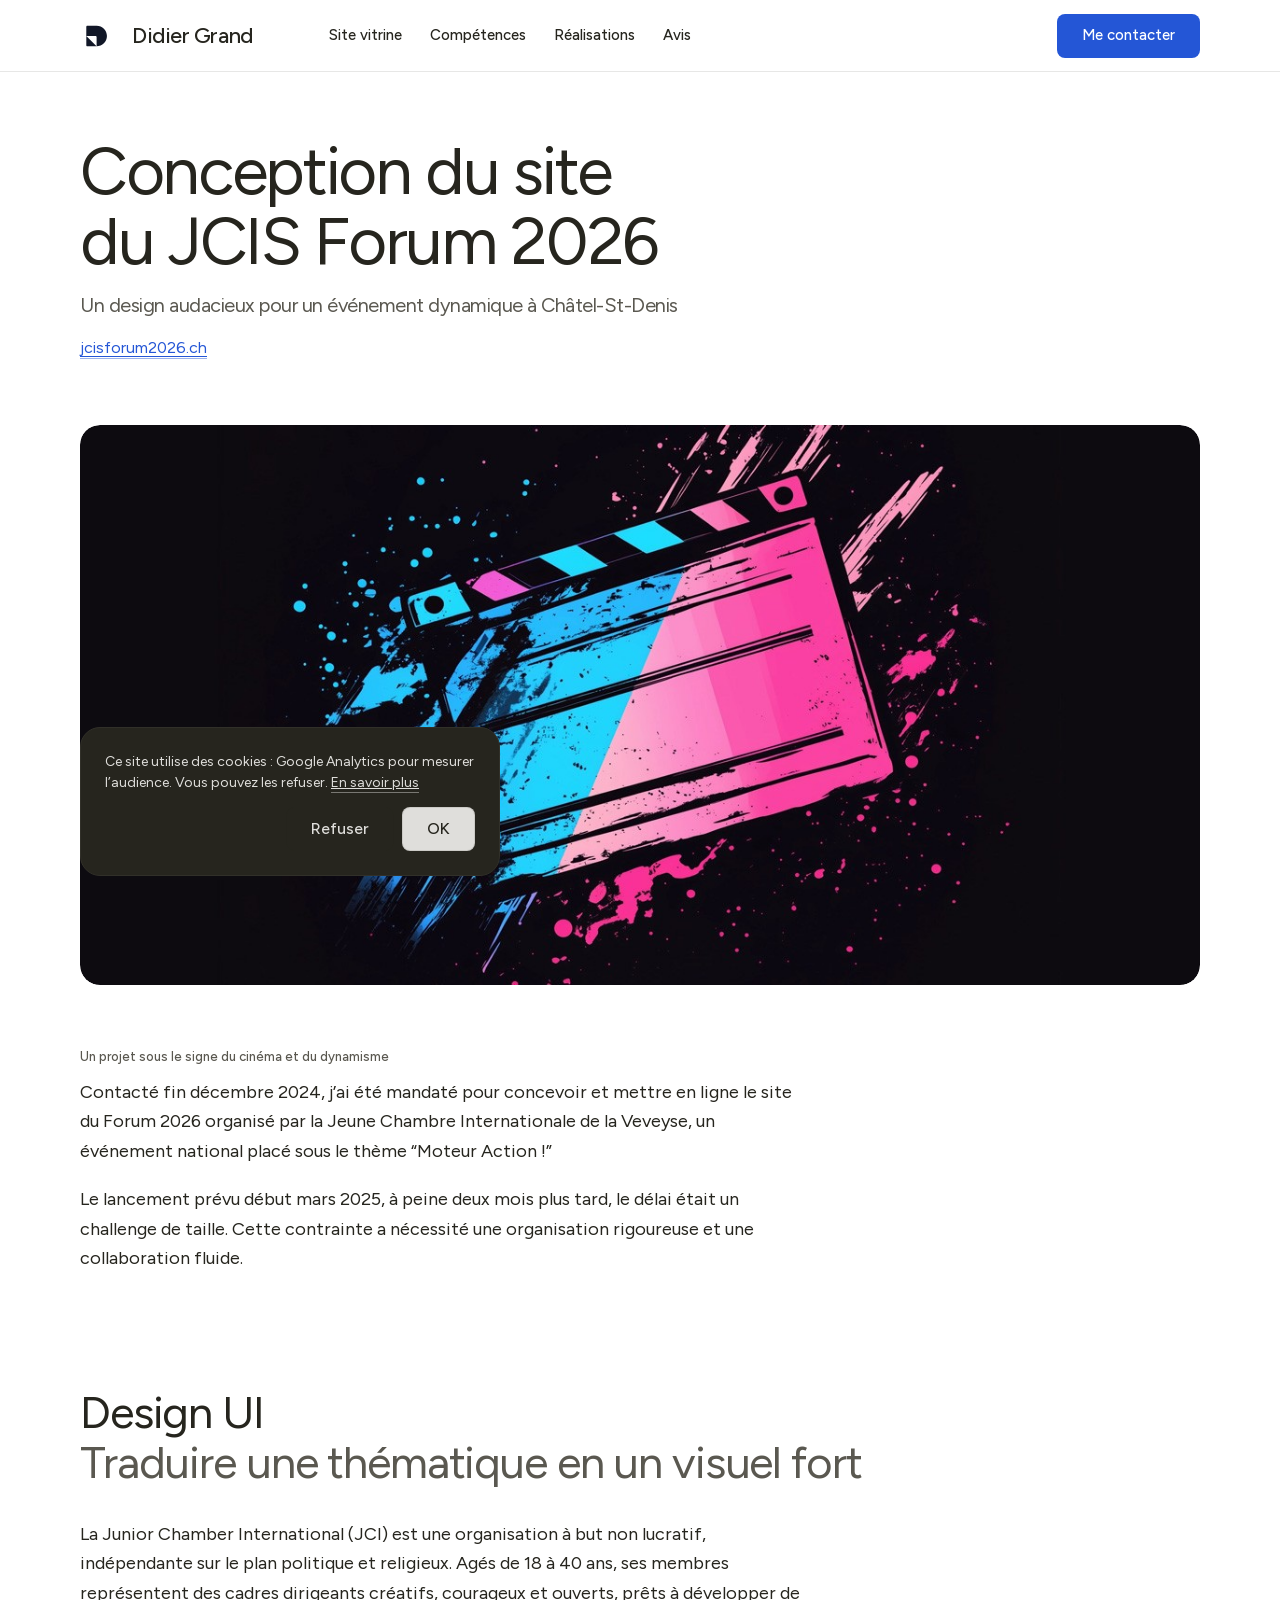
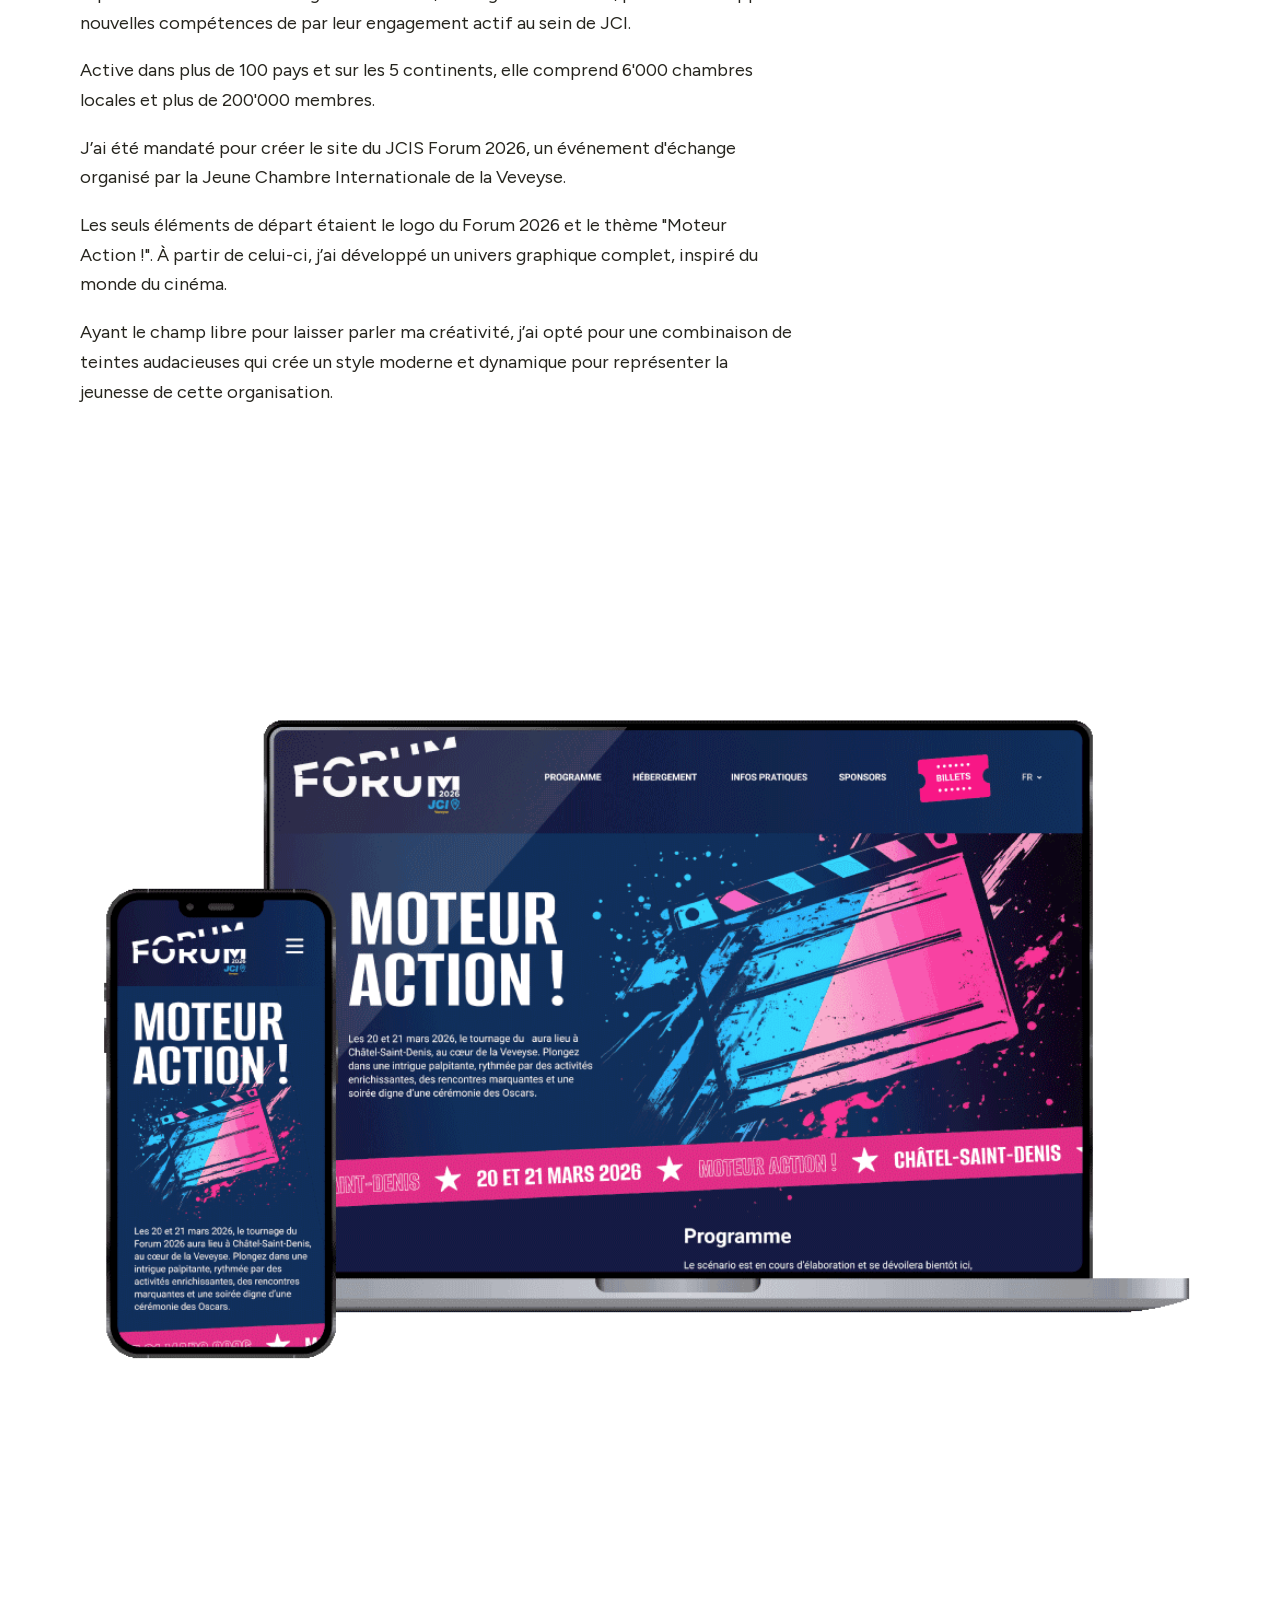
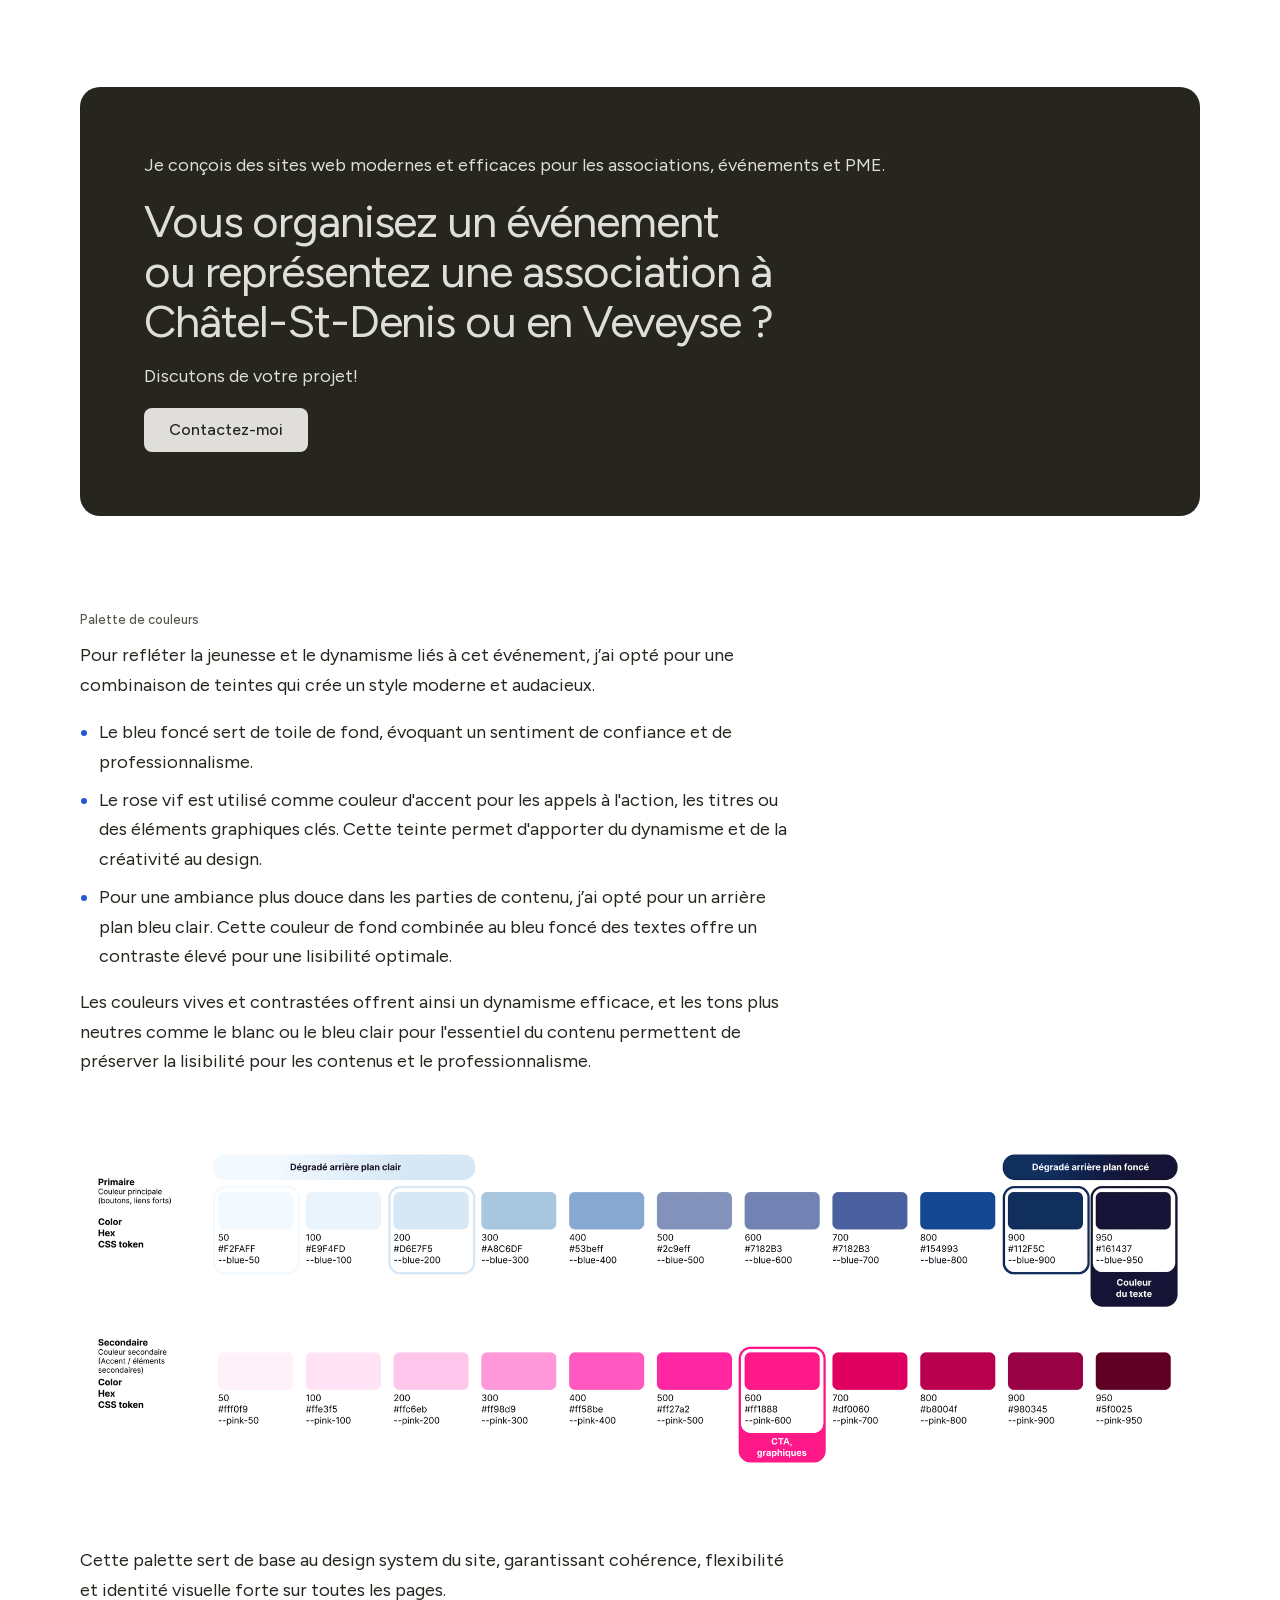
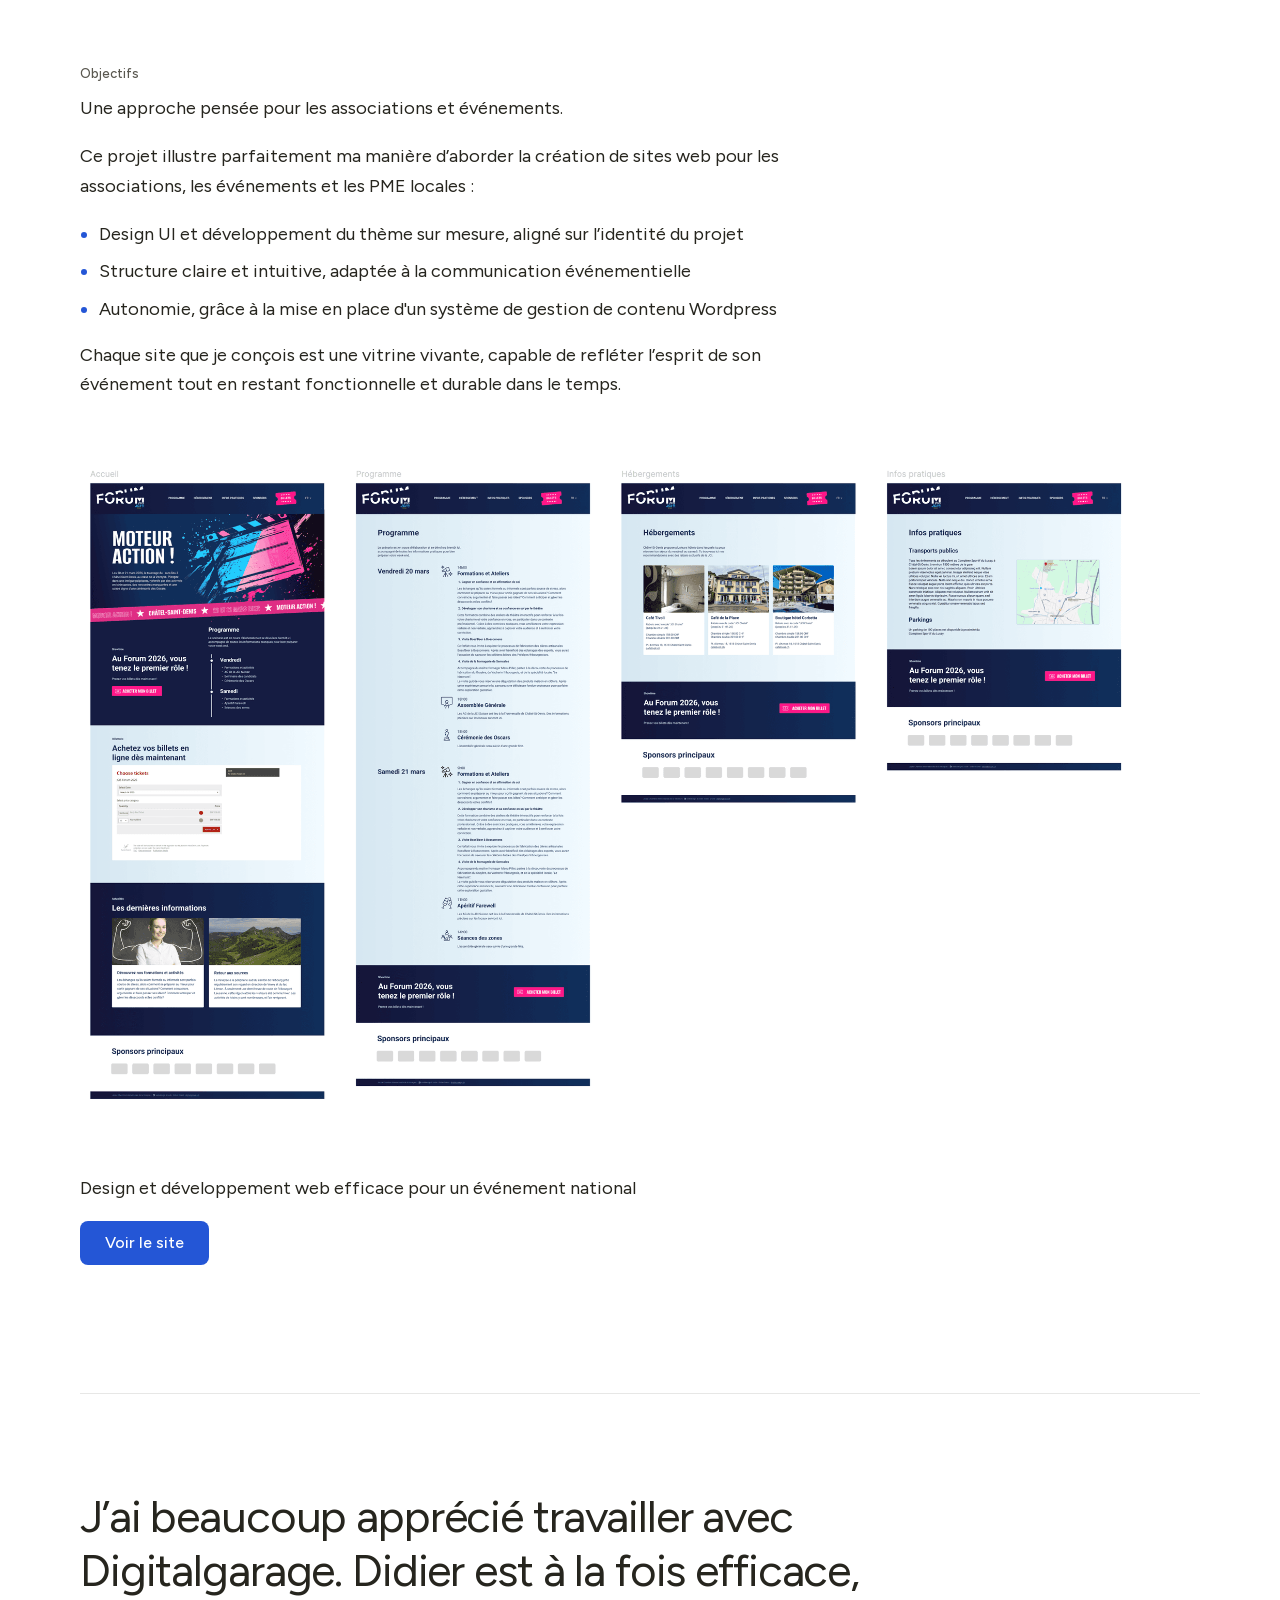
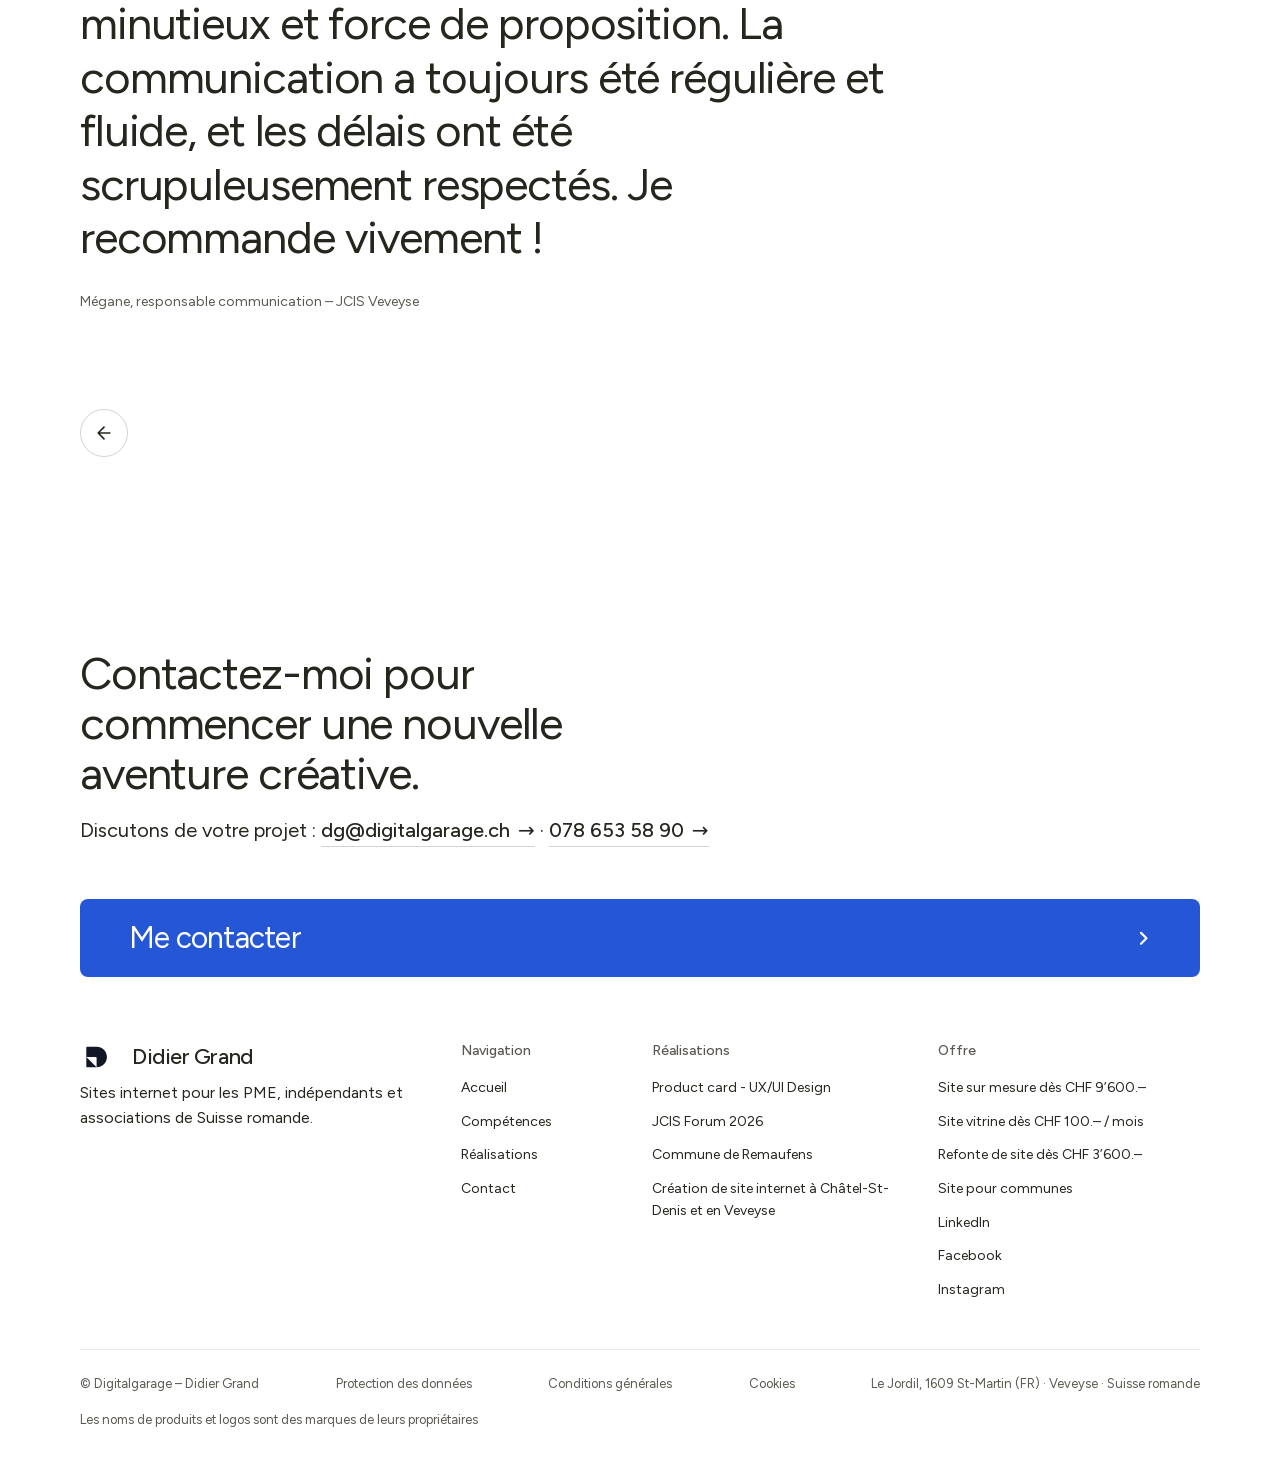
<file: site-web-jcis-forum-2026.html>
<!doctype html>
<html lang="fr" data-type="service" data-radius="soft" data-buttons="solid" data-motion>
<head>
  <meta charset="utf-8">
  <meta name="viewport" content="width=device-width, initial-scale=1">
  <title>Conception du site du JCIS Forum 2026 – Didier Grand</title>
  <meta name="theme-color" content="#ffffff">
  <meta name="description" content="Design UI et conception de site web à Châtel-St-Denis. Projet JCIS Forum 2026 : site bilingue, palette audacieuse et UX dynamique pour un événement associatif.">
  <link rel="canonical" href="https://www.digitalgarage.ch/site-web-jcis-forum-2026">
<meta property="og:url" content="https://www.digitalgarage.ch/site-web-jcis-forum-2026">
  <meta property="og:type" content="website">
  <meta property="og:image" content="https://www.digitalgarage.ch/images/og-image.png">
  <link rel="icon" href="images/favicon.png">
  <link rel="apple-touch-icon" href="images/apple-touch-icon.png">
  <link rel="preload" href="assets/fonts/figtree-latin.woff2" as="font" type="font/woff2" crossorigin>
<link rel="stylesheet" href="assets/fonts/figtree.css">
  <link rel="stylesheet" href="css/theme.css?v=4">
  <link rel="stylesheet" href="css/site-motion.css?v=1">
  <script>document.documentElement.classList.add('hm-enter');setTimeout(()=>document.documentElement.classList.add('hm-enter-done'),700)</script>
  <script src="js/consent.js?v=3" defer></script>
</head>
<body class="page">

<header class="nav">
  <div class="wrap nav__bar">
    <a class="skip-link" href="#top">Aller au contenu</a>
    <a class="nav__logo" href="./" aria-label="Accueil Digitalgarage">
      <svg viewBox="0 0 45 45" aria-hidden="true"><circle cx="22.5" cy="22.5" r="22.5" fill="#fff"/><path d="M8.842 35.587c0 .8.65 1.45 1.45 1.45h13.069L8.842 22.518Z" fill="#111727"/><path d="M23.361 7.998H10.292c-.8 0-1.45.65-1.45 1.45v13.07h13.069c.8 0 1.45.65 1.45 1.45v13.069c8.016 0 14.52-6.504 14.52-14.52 0-8.015-6.504-14.519-14.52-14.519" fill="#111727"/></svg><span class="nav__name">Didier Grand</span></a>
    <nav class="nav__links" aria-label="Navigation principale">
      <div class="nav__item"><a class="nav__link" href="site-vitrine">Site vitrine</a></div>
      <div class="nav__item"><a class="nav__link" href="./#competences">Compétences</a></div>
      <div class="nav__item"><a class="nav__link" href="./#realisations">Réalisations</a></div>
      <div class="nav__item"><a class="nav__link" href="./#engagement">Avis</a></div>
    </nav>
    <div class="nav__actions">
      <a class="btn btn--primary" href="contact">Me contacter</a>
    </div>
    <button class="nav__toggle" type="button" aria-expanded="false" aria-label="Menu">
      <svg width="18" height="18" viewBox="0 0 18 18" aria-hidden="true"><path d="M2 5h14M2 13h14" stroke="currentColor" stroke-width="1.6" stroke-linecap="round"/></svg>
    </button>
  </div>
</header>

<main id="top" class="container">

  <header class="page-head">
    <h1 class="display">Conception du site du JCIS Forum 2026</h1>
    <h2 class="subtitle">Un design audacieux pour un événement dynamique à Châtel-St-Denis</h2>
    <p><a href="https://jcisforum2026.ch/" target="_blank" rel="noopener">jcisforum2026.ch</a></p>
  </header>

  <article class="article">
    <figure class="figure rounded" style="margin-top:0">
      <img src="images/jcis-hero.jpg" alt="Ce projet a démontré ma capacité à transformer un brief minimaliste en une expérience digitale complète, livrée dans un délai très serré." width="1200" height="600">
    </figure>

    <h3 class="eyebrow">Un projet sous le signe du cinéma et du dynamisme</h3>
    <p>Contacté fin décembre 2024, j’ai été mandaté pour concevoir et mettre en ligne le site du Forum 2026 organisé par la Jeune Chambre Internationale de la Veveyse, un événement national placé sous le thème “Moteur Action&nbsp;!”</p>
    <p>Le lancement prévu début mars 2025, à peine deux mois plus tard, le délai était un challenge de taille. Cette contrainte a nécessité une organisation rigoureuse et une collaboration fluide.</p>

    <h2 class="big-split split-head">Design UI <span>Traduire une thématique en un visuel fort</span></h2>
    <p>La Junior Chamber International (JCI) est une organisation à but non lucratif, indépendante sur le plan politique et religieux. Agés de 18 à 40 ans, ses membres représentent des cadres dirigeants créatifs, courageux et ouverts, prêts à développer de nouvelles compétences de par leur engagement actif au sein de JCI.</p>
    <p>Active dans plus de 100 pays et sur les 5 continents, elle comprend 6'000 chambres locales et plus de 200'000 membres.</p>
    <p>J’ai été mandaté pour créer le site du JCIS Forum 2026, un événement d'échange organisé par la Jeune Chambre Internationale de la Veveyse.</p>
    <p>Les seuls éléments de départ étaient le logo du Forum 2026 et le thème "Moteur Action&nbsp;!". À partir de celui-ci, j’ai développé un univers graphique complet, inspiré du monde du cinéma.</p>
    <p>Ayant le champ libre pour laisser parler ma créativité, j’ai opté pour une combinaison de teintes audacieuses qui crée un style moderne et dynamique pour représenter la jeunesse de cette organisation.</p>

    <figure class="figure full">
      <a href="https://jcisforum2026.ch/" target="_blank" rel="noopener"><img src="images/jcis-mockup.png" alt="Design UI site JCIS Forum 2026" loading="lazy"></a>
    </figure>

    <section class="cta-box">
      <p class="note">Je conçois des sites web modernes et efficaces pour les associations, événements et PME.</p>
      <h2 class="section-title">Vous organisez un événement ou représentez une association à Châtel-St-Denis ou en Veveyse&nbsp;?</h2>
      <p class="lead">Discutons de votre projet!</p>
      <a class="btn" href="contact">Contactez-moi</a>
    </section>

    <h3 class="eyebrow">Palette de couleurs</h3>
    <p>Pour refléter la jeunesse et le dynamisme liés à cet événement, j’ai opté pour une combinaison de teintes qui crée un style moderne et audacieux.</p>
    <ul>
      <li>Le bleu foncé sert de toile de fond, évoquant un sentiment de confiance et de professionnalisme.</li>
      <li>Le rose vif est utilisé comme couleur d'accent pour les appels à l'action, les titres ou des éléments graphiques clés. Cette teinte permet d'apporter du dynamisme et de la créativité au design.</li>
      <li>Pour une ambiance plus douce dans les parties de contenu, j’ai opté pour un arrière plan bleu clair. Cette couleur de fond combinée au bleu foncé des textes offre un contraste élevé pour une lisibilité optimale.</li>
    </ul>
    <p>Les couleurs vives et contrastées offrent ainsi un dynamisme efficace, et les tons plus neutres comme le blanc ou le bleu clair pour l'essentiel du contenu permettent de préserver la lisibilité pour les contenus et le professionnalisme.</p>

    <figure class="figure full">
      <img src="images/jcis-palette.png" alt="Palette de couleurs du site JCIS Forum 2026" loading="lazy">
    </figure>
    <p>Cette palette sert de base au design system du site, garantissant cohérence, flexibilité et identité visuelle forte sur toutes les pages.</p>

    <h3 class="eyebrow" style="margin-top:60px">Objectifs</h3>
    <p>Une approche pensée pour les associations et événements.</p>
    <p>Ce projet illustre parfaitement ma manière d’aborder la création de sites web pour les associations, les événements et les PME locales&nbsp;:</p>
    <ul>
      <li>Design UI et développement du thème sur mesure, aligné sur l’identité du projet</li>
      <li>Structure claire et intuitive, adaptée à la communication événementielle</li>
      <li>Autonomie, grâce à la mise en place d'un système de gestion de contenu Wordpress</li>
    </ul>
    <p>Chaque site que je conçois est une vitrine vivante, capable de refléter l’esprit de son événement tout en restant fonctionnelle et durable dans le temps.</p>

    <figure class="figure wide">
      <a href="https://jcisforum2026.ch/" target="_blank" rel="noopener"><img src="images/jcis-site.png" alt="Site du JCIS Forum 2026 sur ordinateur et mobile" loading="lazy"></a>
    </figure>
    <div class="center">
      <p>Design et développement web efficace pour un événement national</p>
      <a class="btn" href="https://jcisforum2026.ch/" target="_blank" rel="noopener">Voir le site</a>
    </div>
  </article>

  <section class="quote">
    <blockquote>J’ai beaucoup apprécié travailler avec Digitalgarage. Didier est à la fois efficace, minutieux et force de proposition. La communication a toujours été régulière et fluide, et les délais ont été scrupuleusement respectés. Je recommande vivement&nbsp;!</blockquote>
    <cite>Mégane, responsable communication – JCIS Veveyse</cite>
  </section>

  <nav class="back">
    <a href="./" aria-label="Retour à l'accueil">
      <svg viewBox="0 0 24 24" fill="none" stroke="currentColor" stroke-width="2" stroke-linecap="round" stroke-linejoin="round" aria-hidden="true"><path d="M19 12H5M12 19l-7-7 7-7"/></svg>
    </a>
  </nav>

</main>

<footer class="footer closing" aria-labelledby="close-h">
  <div class="wrap">
    <div class="closing__cta close--type">
      <div class="section-head">
        <h2 id="close-h">Contactez-moi pour commencer une nouvelle aventure créative.</h2>
        <p>Discutons de votre projet&nbsp;: <a class="link" href="mailto:dg@digitalgarage.ch">dg@digitalgarage.ch</a> · <a class="link" href="tel:+41786535890">078 653 58 90</a></p>
      </div>
      <a class="btn btn--primary btn--xl btn--wide" href="contact">Me contacter<svg class="m-arrow" viewBox="0 0 12 12" aria-hidden="true"><path class="m-arrow__stem" d="M1 6h8"/><path class="m-arrow__head" d="M4.5 2.5 8 6l-3.5 3.5"/></svg></a>
    </div>
    <div class="closing__links">
      <div class="grid">
        <div class="span-4 stack-4">
          <a class="nav__logo" href="./"><svg viewBox="0 0 45 45" aria-hidden="true"><circle cx="22.5" cy="22.5" r="22.5" fill="#fff"/><path d="M8.842 35.587c0 .8.65 1.45 1.45 1.45h13.069L8.842 22.518Z" fill="#111727"/><path d="M23.361 7.998H10.292c-.8 0-1.45.65-1.45 1.45v13.07h13.069c.8 0 1.45.65 1.45 1.45v13.069c8.016 0 14.52-6.504 14.52-14.52 0-8.015-6.504-14.519-14.52-14.519" fill="#111727"/></svg>Didier Grand</a>
          <p>Sites internet pour les PME, indépendants et associations de Suisse romande.</p>
        </div>
        <div class="span-2 footer__col"><h3>Navigation</h3><ul><li><a href="./">Accueil</a></li><li><a href="./#competences">Compétences</a></li><li><a href="./#realisations">Réalisations</a></li><li><a href="contact">Contact</a></li></ul></div>
        <div class="span-3 footer__col"><h3>Réalisations</h3><ul><li><a href="projet-scott-product-card">Product card - UX/UI Design</a></li><li><a href="site-web-jcis-forum-2026">JCIS Forum 2026</a></li><li><a href="remaufens">Commune de Remaufens</a></li><li><a href="conception-site-web-chatel-st-denis-veveyse">Création de site internet à Châtel-St-Denis et en Veveyse</a></li></ul></div>
        <div class="span-3 footer__col"><h3>Offre</h3><ul><li><a href="site-sur-mesure">Site sur mesure dès CHF 9’600.–</a></li><li><a href="site-vitrine">Site vitrine dès CHF 100.– / mois</a></li><li><a href="refonte">Refonte de site dès CHF 3’600.–</a></li><li><a href="communes">Site pour communes</a></li><li><a href="https://www.linkedin.com/in/didiergrand/" target="_blank" rel="noopener">LinkedIn</a></li><li><a href="https://www.facebook.com/digitalgarage.ch" target="_blank" rel="noopener">Facebook</a></li><li><a href="https://www.instagram.com/digitalgarage.ch/" target="_blank" rel="noopener">Instagram</a></li></ul></div>
      </div>
      <div class="footer__legal">
        <span>© Digitalgarage – Didier Grand</span>
        <a href="confidentialite">Protection des données</a>
        <a href="conditions-generales">Conditions générales</a>
        <a href="#cookies" id="cookies">Cookies</a>
        <span>Le Jordil, 1609 St-Martin (FR) · Veveyse · Suisse romande</span>
        <span>Les noms de produits et logos sont des marques de leurs propriétaires</span>
      </div>
    </div>
  </div>
</footer>

<script src="js/site.js?v=1" defer></script>
<script type="module" src="assets/system.js"></script>
<script type="module" src="assets/motion/motion.js"></script>
<script src="js/site-motion.js?v=1" defer></script>
</body>
</html>
</file>
<file: assets/fonts/figtree.css>
/* latin-ext */
@font-face {
  font-family: 'Figtree';
  font-style: normal;
  font-weight: 400 700;
  font-display: swap;
  src: url(figtree-latin-ext.woff2) format('woff2');
  unicode-range: U+0100-02BA, U+02BD-02C5, U+02C7-02CC, U+02CE-02D7, U+02DD-02FF, U+0304, U+0308, U+0329, U+1D00-1DBF, U+1E00-1E9F, U+1EF2-1EFF, U+2020, U+20A0-20AB, U+20AD-20C4, U+2113, U+2C60-2C7F, U+A720-A7FF;
}
/* latin */
@font-face {
  font-family: 'Figtree';
  font-style: normal;
  font-weight: 400 700;
  font-display: swap;
  src: url(figtree-latin.woff2) format('woff2');
  unicode-range: U+0000-00FF, U+0131, U+0152-0153, U+02BB-02BC, U+02C6, U+02DA, U+02DC, U+0304, U+0308, U+0329, U+2000-206F, U+20AC, U+2122, U+2191, U+2193, U+2212, U+2215, U+FEFF, U+FFFD;
}
</file>
<file: assets/system.css>
/*
  taste-skill system.css - the one system for the page. Link it first, then assets/ui/cards.css (the
  feature card, its panel and the fragment placements), then set the palette (--p-*), the fonts and
  the radius set on :root in the page (node scripts/start.mjs prints that block).
  Do not add a second grid, spacing scale, type scale, radius scale, button or card style.
*/

/* ---------------------------------------------------------------- tokens */
:root {
  /* palette (hex only; fx.js reads --bg --surface --ink --muted --accent --accent-ink) */
  --p-bg: #ffffff;
  --p-surface: #f4f4f4;
  --p-ink: #111111;
  --p-muted: #6b6b6b;
  --p-accent: #1a4be0;
  --p-accent-ink: #ffffff;
  --p-action: #1a4be0;      /* buttons, links, focus: the accent, or the ink when the accent is too pale */
  --p-action-ink: #ffffff;
  --p-inv-bg: #111111;
  --p-inv-surface: #1c1c1c;
  --p-inv-ink: #f4f4f4;
  --p-inv-muted: #a3a3a3;
  --p-inv-accent: #ffffff;
  --p-inv-accent-ink: #111111;
  --p-inv-action: #ffffff;
  --p-inv-action-ink: #111111;
  /* the lit ground behind UI and in the closing band (references/cards.md), one per page, tech pages only
     (none on kind other, which is flat): <html data-ground="sand|sky|sage|painting">. system.js gives it to every ground
     that holds UI, on light and dark pages alike; --hue on one panel changes only its accent */
  --ground-bg: #d9ccb7; --ground-surface: #e9e0d2; --ground-ink: #2a2622; --ground-muted: #5a534a; --ground-accent: #a8794a;

  /* fonts */
  --font-display: system-ui, -apple-system, "Segoe UI", sans-serif;
  --font-text: system-ui, -apple-system, "Segoe UI", sans-serif;
  --font-mono: ui-monospace, "SFMono-Regular", Menlo, Consolas, monospace;
  --display-weight: 400;    /* headlines 400; 500 on a tech page (software, gaming, hardware) */
  --display-tracking: -0.025em;

  /* the page rhythm (references/layout-v4.md): one section per screen. The header is fixed and
     --nav tall; every section is padded --padt above and --padb (plus the phone action bar, --bar)
     below, and is exactly one or two screens tall (--h: 1 or 2; --hm on a phone). The hero's words
     start --hgap under the header and its content ends --hpadb above the fold. */
  --nav: 72px;
  --padt: 120px;
  --padb: 72px;
  --hgap: 48px;
  --hpadb: 64px;
  --bar: 0px;
  /* grid: one .wrap (alias .container) for the header, every section and the footer, the same
     --gut on both sides: 1280 wide at x 80-1360 at 1440, 342 at x 24-366 at 390 */
  --container: 1280px;
  --gut: 80px;
  --pad: var(--gut);
  --gutter: 24px;

  /* spacing: 4/8 scale */
  --s-1: 4px;  --s-2: 8px;  --s-3: 12px; --s-4: 16px; --s-5: 24px;
  --s-6: 32px; --s-7: 48px; --s-8: 64px; --s-9: 96px; --s-10: 128px;
  --section: 40px;      /* only a .section outside main (the kit's demo pages); every main > section and
                           footer.closing take --padt and --padb */
  --section-band: 56px; /* the same for an older footer outside footer.closing */
  --head-gap: 48px;     /* the one heading-to-content gap, 32 on a phone (layout.css reads it as --ly-head-gap) */
  --card-pad: 16px;     /* card padding (cards.css sets its own for cards with a panel) */
  --card-gap: 16px;     /* gap between cards */

  /* type scale (the only sizes on the page) */
  --t-label: 13px;
  --t-small: 14px;
  --t-body: 16px;
  --t-lead: 18px;
  --t-card: 18px;
  --t-h3: 24px;
  /* straight lines from the phone size at 390 to the desktop size at 1440 (system.md's table) */
  --t-h2: clamp(30px, 1.72vw + 23.3px, 48px);
  --t-h1: clamp(38px, 3.24vw + 25.4px, 72px);
  /* a big number stays a step under the h2 (VI-11): 38 at 1440, 28 at 390, so it never reads as a
     section heading; a stats row and a price set their own, smaller still */
  --t-stat: clamp(28px, .952vw + 24.29px, 38px);

  /* radius: one scale (soft by default; data-radius on <html> switches it) */
  --r-sm: 8px;  --r-md: 12px; --r-lg: 20px; --r-btn: 8px;

  /* controls (fixed here; a page never adds its own) */
  --btn-h: 44px;
  --btn-h-sm: 36px;
  --nav-h: var(--nav);  /* the older name, kept for the kit's files */
  --icon: 16px;         /* small icons: socials, menu chevrons, mono brand marks */

  /* motion: the one UI ease-out (motion.css --m-ease and ui/base.css --u-ease read it; references/motion.md) */
  --ease: cubic-bezier(.2, .8, .2, 1);
  --dur: 180ms;
}
html[data-radius="sharp"] { --r-sm: 4px; --r-md: 6px;  --r-lg: 8px;  --r-btn: 4px; }
html[data-radius="soft"]  { --r-sm: 8px; --r-md: 12px; --r-lg: 20px; --r-btn: 8px; }
html[data-radius="round"] { --r-sm: 10px; --r-md: 16px; --r-lg: 24px; --r-btn: 999px; }
/* the four lit grounds (references/cards.md); sand is the default above. painting goes with
   painterly-landscape (x.ai's daylight sky over olive hills) */
html[data-ground="sky"]      { --ground-bg: #c6d3df; --ground-surface: #d6e0e9; --ground-ink: #25303a; --ground-muted: #4d5964; --ground-accent: #3f6a92; }
html[data-ground="sage"]     { --ground-bg: #cdd6c6; --ground-surface: #dce3d6; --ground-ink: #262d24; --ground-muted: #535b51; --ground-accent: #6c8e63; }
html[data-ground="painting"] { --ground-bg: #79a8d6; --ground-surface: #a6c4e2; --ground-ink: #16212c; --ground-muted: #273949; --ground-accent: #9c9b3c; }
/* cards.css takes its card and panel radii from this scale */
html[data-radius] .card { --c-r: var(--r-lg); }
html[data-radius] .panel { --p-r: var(--r-md); }

/* a phone: the header 56, the sections padded 96 / 48, the hero's words 40 under the header and its
   content ending 24 above the fold, 24 at both sides, 12 between columns */
@media (max-width: 639px) {
  :root { --nav: 56px; --padt: 96px; --padb: 48px; --hgap: 40px; --hpadb: 24px; --gut: 24px; --gutter: 12px; --card-gap: 12px; --head-gap: 32px; }
}
@media (min-width: 640px) {
  :root { --gut: 48px; --section: 48px; --section-band: 72px; --card-pad: 24px; }
}
@media (min-width: 1024px) {
  :root { --gut: 80px; --section: 56px; --section-band: 96px; --card-gap: 24px;
          --t-lead: 20px; --t-card: 20px; --t-h3: 28px; }
  /* a place (and a local service): the 1200 column at x 120-1320 */
  html[data-type="place"] { --gut: 120px; --container: 1200px; }
}
/* a place (VI-06, ST-96, PH-23): its own smaller type (h1 48/53 and 32/37, h2 32/40 and 24/30, titles
   and the sub-line 20 and 18), the Recipe 3 hero's gap under its photograph (40, 24 on a phone),
   square photographs and cards and 2px buttons, whatever data-radius and data-buttons say */
:root[data-type="place"] {
  --hgap: 40px;
  --t-h1: clamp(32px, 1.524vw + 26.06px, 48px);
  --t-h2: clamp(24px, .762vw + 21px, 32px);
  --t-h3: clamp(20px, .381vw + 18.51px, 24px);
  --r-sm: 2px; --r-md: 0px; --r-lg: 0px; --r-btn: 2px;
}
:root[data-type="place"] :is(h1, .t-h1) { line-height: 1.104; }
:root[data-type="place"] :is(h2, .t-h2) { line-height: 1.25; }
@media (max-width: 639px) {
  :root[data-type="place"] { --hgap: 24px; }
  :root[data-type="place"] :is(h1, .t-h1) { line-height: 1.156; }
}

/* ---------------------------------------------------------------- grounds (at most three) */
:root, .ground-base {
  --bg: var(--p-bg); --surface: var(--p-surface); --ink: var(--p-ink); --muted: var(--p-muted);
  --accent: var(--p-accent); --accent-ink: var(--p-accent-ink); --card: var(--p-surface);
  --action: var(--p-action); --action-ink: var(--p-action-ink);
}
.ground-surface {
  --bg: var(--p-surface); --surface: var(--p-bg); --ink: var(--p-ink); --muted: var(--p-muted);
  --accent: var(--p-accent); --accent-ink: var(--p-accent-ink); --card: var(--p-bg);
  --action: var(--p-action); --action-ink: var(--p-action-ink);
}
.ground-inverse {
  --bg: var(--p-inv-bg); --surface: var(--p-inv-surface); --ink: var(--p-inv-ink); --muted: var(--p-inv-muted);
  --accent: var(--p-inv-accent); --accent-ink: var(--p-inv-accent-ink); --card: var(--p-inv-surface);
  --action: var(--p-inv-action); --action-ink: var(--p-inv-action-ink);
}
:root, .ground-base, .ground-surface, .ground-inverse {
  --line: color-mix(in oklab, var(--ink) 11%, transparent);
  --line-strong: color-mix(in oklab, var(--ink) 20%, transparent);
  /* effects (fx.js) and UI fragments (assets/ui) take the colours of the ground they sit on */
  --fx-bg: var(--bg); --fx-surface: var(--surface); --fx-ink: var(--ink); --fx-muted: var(--muted);
  --fx-accent: var(--accent); --fx-accent-ink: var(--accent-ink);
  --ui-font: var(--font-text); --ui-mono: var(--font-mono); --ui-radius: var(--r-md);
}
.ground-base, .ground-surface, .ground-inverse { background: var(--bg); color: var(--ink); }

/* ---------------------------------------------------------------- base */
*, *::before, *::after { box-sizing: border-box; }
/* an anchor lands on the section's top (the judge's frame): the fixed header covers --nav of its --padt */
html { -webkit-text-size-adjust: 100%; scroll-padding-top: 0; scroll-behavior: auto; margin: 0; }
body {
  margin: 0; background: var(--bg); color: var(--ink);
  font: 400 var(--t-body)/1.55 var(--font-text);
  -webkit-font-smoothing: antialiased; text-rendering: optimizeLegibility; overflow-x: clip;
}
img, svg, video, canvas { display: block; max-width: 100%; }
/* hidden means hidden, also on an img the line above makes a block (a menu tab's photograph, a peek photograph) */
[hidden] { display: none !important; }
img, video { height: auto; }
a { color: inherit; text-decoration: none; }
button { font: inherit; color: inherit; }
h1, h2, h3, h4, p, ul, ol, figure, blockquote { margin: 0; }
ul, ol { padding: 0; list-style: none; }
h1, h2, h3, h4 {
  font-family: var(--font-display); font-weight: var(--display-weight);
  letter-spacing: var(--display-tracking); text-wrap: balance; overflow-wrap: break-word;
  /* a long word (a German compound at 390) breaks at a syllable with a hyphen, in the language of <html lang>;
     only words of 10 letters or more, 4 at least on each side, so a short English heading never breaks */
  hyphens: auto; -webkit-hyphens: auto; hyphenate-limit-chars: 10 4 4;
}
h1, .t-h1 { font-size: var(--t-h1); line-height: 1.04; }
h2, .t-h2 { font-size: var(--t-h2); line-height: 1.1; }
h3, .t-h3 { font-size: var(--t-h3); line-height: 1.2; }
h4, .t-card { font-family: var(--font-text); font-weight: 500; font-size: var(--t-card); line-height: 1.3; letter-spacing: -0.01em; }
p { text-wrap: pretty; }
.t-lead  { font-size: var(--t-lead); line-height: 1.5; }
.t-body  { font-size: var(--t-body); line-height: 1.55; }
.t-small { font-size: var(--t-small); line-height: 1.5; }
.t-label { font-size: var(--t-label); font-weight: 500; line-height: 1.4; letter-spacing: 0.01em; }
.t-stat  { font-family: var(--font-display); font-weight: var(--display-weight); font-size: var(--t-stat);
           line-height: 1; letter-spacing: var(--display-tracking); font-variant-numeric: tabular-nums; }
.muted { color: var(--muted); }
.mono  { font-family: var(--font-mono); }
.measure { max-width: 62ch; }
:focus-visible { outline: 2px solid var(--action); outline-offset: 2px; border-radius: 2px; }
::selection { background: color-mix(in oklab, var(--accent) 30%, transparent); }

/* ---------------------------------------------------------------- grid */
.wrap, .container { width: min(100% - 2 * var(--gut), var(--container)); margin-inline: auto; padding-inline: 0; }
.grid { display: grid; grid-template-columns: repeat(12, minmax(0, 1fr)); column-gap: var(--gutter); row-gap: var(--card-gap); }
.grid > * { min-width: 0; grid-column: 1 / -1; }
.section { padding-block: var(--section); }

/* ---------------------------------------------------------------- one section per screen
   The page is a stack of screens. Framed at scrollY = k x the screen height, a shot shows exactly one
   section: the hero alone on the first screen, every other section (and footer.closing, the close and
   the footer in one) exactly one or two screens tall, its h2 first, --padt under its top. Heights
   and padding do it: no pinning, snapping or script.
     <section class="section" id=".." style="--h: 2">     (2 screens; --hm sets a phone's count alone)
       <div class="wrap"> the h2 first, then the content </div>     (the one in-flow child)
     </section>
   A layer (a full-bleed photograph or ground behind the words) is an <img class="layer" aria-hidden="true">
   beside the .wrap. Content must fit: one screen holds 708px of content at 1440x900 (900 - 120 - 72),
   two hold 1,608 (the second screen's part starts --padt under its top with .g2). From 640 to 1279 a
   section keeps at least its screens and grows past them rather than overlap the next. */
main > :is(section, .section), footer.closing {
  position: relative; box-sizing: border-box;
  height: calc(var(--h, 1) * 100vh); height: calc(var(--h, 1) * 100svh);
  padding: var(--padt) 0 calc(var(--padb) + var(--bar));
}
main > :is(section, .section) > :is(.wrap, .container), footer.closing > .wrap { position: relative; z-index: 1; height: 100%; }
main > :is(section, .section) > :is(.wrap, .container):not(.grid) { display: flex; flex-direction: column; }
/* a .wrap that is the section's grid too (class="wrap grid"): its rows start at the top */
main > :is(section, .section) > :is(.wrap, .container).grid { align-content: start; }
/* .fill: the block that takes what the screen leaves under the heading (a photograph, a frame) */
main > :is(section, .section) > .wrap > .fill { flex: 1 1 0; min-height: 0; }
/* two screens as two groups: row 1 the h2 and the first group, row 2 the rest (no second h2), starting
   --padt under the second screen's top, so the second shot looks like any other section */
main > :is(section, .section).g2, footer.closing.g2 { --h: 2; }
main > :is(section, .section).g2 > :is(.wrap, .container), footer.closing.g2 > .wrap { display: grid; grid-template-rows: minmax(0, 1fr) minmax(0, 1fr); row-gap: calc(var(--padt) + var(--padb) + var(--bar)); }
main > :is(section, .section).g2 > :is(.wrap, .container) > *, footer.closing.g2 > .wrap > * { min-height: 0; align-self: start; }
main > :is(section, .section).g2 > :is(.wrap, .container) > :is(.group, .fill) { align-self: stretch; }
/* a group: one screen's part of a .g2 section (its h2 and first rows, or the rest) */
.group { display: flex; flex-direction: column; min-height: 0; }
/* each screen's card row runs down to that screen's foot (the cards stretch, their panels grow), so
   the second screen of a .g2 is never a short row over an empty ground; both rows end on the same line */
@media (min-width: 1024px) {
  main > :is(section, .section).g2 > .wrap > .grid:last-child,
  main > :is(section, .section).g2 > .wrap > .group > .grid:last-child { align-self: stretch; flex: 1 1 auto; min-height: 0; }
}
.group > .fill { flex: 1 1 0; min-height: 0; }
@media (min-width: 640px) and (max-width: 1279px) {
  main > :is(section, .section):not(.hero, .section--hero), footer.closing {
    height: auto; min-height: calc(var(--h, 1) * 100vh); min-height: calc(var(--h, 1) * 100svh);
  }
  /* the section is a column and its .wrap takes all of it, so a .fill (a photograph, a frame) still
     grows to the section's foot (a min-height percentage would not resolve, leaving it at its least) */
  /* :where() keeps it at no weight, so a page's own phone- or tablet-only hiding (section.desk-only { display: none }) wins */
  :where(main > :is(section, .section):not(.hero, .section--hero), footer.closing) { display: flex; flex-direction: column; }
  main > :is(section, .section):not(.hero, .section--hero) > :is(.wrap, .container), footer.closing > .wrap { flex: 1 0 auto; height: auto; min-height: 0; }
}
/* a phone: lvh (the screen with its bars hidden) for every section but the hero; --hm when stacking
   makes the content taller than the desktop count */
@media (max-width: 639px) {
  /* at least its screens, never less: content a screen cannot hold makes the section taller (the rhythm
     check then asks for --hm: 2 or less content); a fixed height would lay its last rows over the next
     section, the fault the phone shots showed most (a list under the closing heading and its button) */
  main > :is(section, .section):not(.hero, .section--hero), footer.closing {
    height: auto; min-height: calc(var(--hm, var(--h, 1)) * 100vh); min-height: calc(var(--hm, var(--h, 1)) * 100lvh);
  }
  /* one grid row at least the screens tall that grows with the .wrap's content: the .wrap is stretched to
     it, so its .fill and its two groups still share a definite height */
  /* (at no weight, as on the tablet: a page's own section.desk-only { display: none } still hides it) */
  :where(main > :is(section, .section):not(.hero, .section--hero):has(> :is(.wrap, .container)), footer.closing) {
    display: grid; grid-template-columns: minmax(0, 1fr); grid-template-rows: 1fr; grid-auto-rows: auto;
  }
  main > :is(section, .section):not(.hero, .section--hero) > :is(.wrap, .container), footer.closing > .wrap { height: auto; }
  main > :is(section, .section).g2m, footer.closing.g2m { --hm: 2; }
  main > :is(section, .section).g2m > :is(.wrap, .container), footer.closing.g2m > .wrap { display: grid; grid-template-rows: minmax(0, 1fr) minmax(0, 1fr); row-gap: calc(var(--padt) + var(--padb) + var(--bar)); }
  /* stacked in one, the two groups keep the open cards' 32px, so the first group's last panel never meets
     the next card's title */
  main > :is(section, .section).g2:not(.g2m) > :is(.wrap, .container) { display: flex; row-gap: var(--s-6); }
  /* what the two screens leave goes around the second group, so it opens below the header, not on the fold */
  main > :is(section, .section).g2:not(.g2m) > :is(.wrap, .container) > :last-child { margin-block: auto; }
  main > :is(section, .section).g2:not(.g2m) > :is(.wrap, .container) > * { align-self: stretch; }
}
/* a layer: the photograph or ground of a whole section, under its words, edge to edge */
main > :is(section, .section) > :is(img, video, canvas, picture).layer,
footer.closing > :is(img, video, canvas, picture).layer {
  position: absolute; inset: 0; z-index: 0; width: 100%; height: 100%; max-width: none; object-fit: cover; object-position: var(--pos, 50% 50%);
}
main > :is(section, .section) > picture.layer > img { width: 100%; height: 100%; object-fit: cover; }

/* the hero: exactly the first screen, the fixed header over its top. Its words start --hgap under the
   header (--photo adds a full-bleed photograph's height above them on a place); its content ends
   --hpadb above the fold, and nothing of the next section shows, at 1440, 1024, 820 and 390.
     <section class="hero hero--<type>"><div class="wrap"><div class="hero-text"> .. </div>[one strip]</div></section>
   .hero-text holds the whole composition (the words, and the picture or window beside or under them);
   one docked strip (logos, three facts) may follow it, at most 96px, desktop only. */
main > :is(.hero, .section--hero) {
  height: 100vh; height: 100svh; min-height: 0;
  padding: calc(var(--nav) + var(--photo, 0px) + var(--hgap)) 0 calc(var(--hpadb) + var(--bar));
}
:is(.hero, .section--hero) > .wrap { height: 100%; display: grid; grid-template-rows: minmax(0, 1fr) auto; row-gap: var(--s-7); }
:is(.hero, .section--hero) > .wrap > .hero-text { min-height: 0; }
/* a phone: the hero is at least the first screen and grows when a short phone (320x640) cannot hold its
   words, buttons and picture, so nothing of it lies over the next section or under the header */
@media (max-width: 639px) {
  main > :is(.hero, .section--hero) { height: auto; min-height: 100vh; min-height: 100svh; }
  main > :is(.hero, .section--hero):has(> :is(.wrap, .container)) { display: grid; grid-template-columns: minmax(0, 1fr); grid-template-rows: 1fr; grid-auto-rows: auto; }
  main > :is(.hero, .section--hero) > :is(.wrap, .container) { height: auto; }
}
:is(.hero, .section--hero) > .wrap > .hero-strip { grid-row: 2; max-height: 96px; }
@media (max-width: 639px) { :is(.hero, .section--hero) > .wrap > .hero-strip { display: none; } }
.section--hero .section-head { max-width: 860px; }
/* the starter's own hero (hero-split): the words on span-5 top-aligned, the picture on span-6 start-7
   as tall as the hero's content box (at most 716 at 1440x900); a phone stacks words, then the picture
   in what is left */
.hero-text.hero-split { height: 100%; align-items: stretch; }
.hero-split > .hero-copy { align-self: start; }
.hero-split > .hero-visual { position: relative; min-height: 0; height: 100%; }
@media (max-width: 1023px) {
  .hero-text.hero-split { display: flex; flex-direction: column; gap: var(--s-6); }
  .hero-split > .hero-visual { flex: 1 1 0; min-height: 200px; height: auto; }
}
.hero-copy > * + * { margin-top: var(--s-5); }
/* the h1 first in the words' column: its capitals start on the picture's top line, not the line box's
   (the leading above the capitals would put the words about 12px under the photograph's top) */
.hero-copy > h1:first-child { text-box: trim-start cap alphabetic; }
.hero-copy > .btn-row { margin-top: var(--s-6); }
/* three short facts at the foot of the words' column, on the picture's bottom line (no dead space
   under the buttons): <dl class="hero-facts"><div><dt>..</dt><dd>..</dd></div> x3</dl> */
@media (min-width: 1024px) {
  .hero-split > .hero-copy { height: 100%; display: flex; flex-direction: column; }
  .hero-split > .hero-copy > .hero-facts { margin-top: auto; }
}
.hero-facts { display: grid; grid-template-columns: repeat(3, minmax(0, 1fr)); gap: var(--s-5) var(--gutter); margin: 0; }
.hero-facts > div { display: grid; gap: var(--s-1); align-content: start; }
.hero-facts dt { font-size: var(--t-small); color: var(--muted); }
.hero-facts dd { margin: 0; font-weight: 500; }
@media (max-width: 1023px) { .hero-facts { display: none; } }
/* a notice line above the h1 (changed hours, a delivery cut-off): one line with a number, static,
   starting on the left line like the h1 under it */
.hero-notice { font-size: var(--t-small); font-weight: 500; color: var(--ink); }
.hero-notice b, .hero-notice strong { font-weight: 500; color: var(--accent); }
.hero-copy > .hero-notice + h1 { margin-top: var(--s-5); }

/* a phone: open tiles from a row of three or four (rooms, goods, beans) go two-up, an odd last one
   across the row, so a row of three fits one 844px screen (stacked one under another they need two) */
@media (max-width: 639px) {
  .grid > .tile:is(.span-3, .span-4) { grid-column: auto / span 6; }
  .grid > .tile:is(.span-3, .span-4):nth-child(odd of .tile):nth-last-child(1 of .tile) { grid-column: 1 / -1; }
  .grid > .tile:is(.span-3, .span-4) .tile__head { flex-wrap: wrap; gap: 0 var(--s-2); }
}
/* a phone: open cards (words on the ground, the panel under them) stacked one under another keep 32px
   between a panel's foot and the next card's title, so a title never reads as the panel's caption */
@media (max-width: 639px) { .grid:has(> .card--open) { row-gap: var(--s-6); } }
/* a phone stacks a two-screen section's four open tiles into its two screens: their panels take 180px (a wide
   crop), so the h2 and the first two tiles of two lines each end on the first screen and the four inside both,
   not a third of a screen past. A page that sets its group's own --p-h (#features .panel) sets its phone value
   too, as the starter does */
@media (max-width: 639px) { main > :is(section, .section).g2 .card--open > .panel { --p-h: 180px; } }
/* spans: desktop >= 1024. Tablet 640-1023: text cards on span-3 and span-6 go two-up; cards with a
   panel (a visual needs the width; the one exception is a span-6 pair, below)
   and everything else (split text and visuals, span-4 cards, span-5/7/8 blocks) take the full row, so a split stacks and no row is left half empty. Phone < 640: one column. */
@media (min-width: 640px) and (max-width: 1023px) {
  .grid > .card.span-3:not(:has(> .panel)), .grid > .card.span-6:not(:has(> .panel)) { grid-column: auto / span 6; }
  /* the one exception with a panel: a 2x2 (or a pair) of span-6 cards stays two-up from 720px (a panel
     of about 310px and more, wide enough for a kit fragment), so four cards take one or two screens
     at 768-820 instead of a card per row (four stacked panels run past two screens). Split cards and
     every other span keep the full row. Under 720 a card per row. */
  @media (min-width: 720px) {
    .grid > .card.span-6:has(> .panel):not(.card--split) { grid-column: auto / span 6; }
    .grid > .card.span-6:has(> .panel):not(.card--split):nth-child(odd of .card.span-6):nth-last-child(1 of .card.span-6) { grid-column: 1 / -1; }
  }
  /* open tiles (rooms, models, people, a photo pair) go two-up; an odd last one takes the row */
  .grid > .tile:is(.span-3, .span-4, .span-6) { grid-column: auto / span 6; }
  .grid > .tile:is(.span-3, .span-4, .span-6):nth-child(odd of .tile):nth-last-child(1 of .tile) { grid-column: 1 / -1; }
}
@media (min-width: 1024px) {
  .span-2  { grid-column: auto / span 2; }
  .span-3  { grid-column: auto / span 3; }
  .span-4  { grid-column: auto / span 4; }
  .span-5  { grid-column: auto / span 5; }
  .span-6  { grid-column: auto / span 6; }
  .span-7  { grid-column: auto / span 7; }
  .span-8  { grid-column: auto / span 8; }
  .span-9  { grid-column: auto / span 9; }
  .span-10 { grid-column: auto / span 10; }
  .span-12 { grid-column: auto / span 12; }
  .start-1 { grid-column-start: 1; } .start-2 { grid-column-start: 2; } .start-3 { grid-column-start: 3; }
  .start-5 { grid-column-start: 5; } .start-6 { grid-column-start: 6; } .start-7 { grid-column-start: 7; }
  .start-4 { grid-column-start: 4; } .start-8 { grid-column-start: 8; } .start-9 { grid-column-start: 9; }
  .start-10 { grid-column-start: 10; }
  /* a split is top-aligned: the words' first line and the picture's top on one line (never centred
     against each other, never mirrored: text left, the visual right, on every split of the page) */
  .grid--middle, .grid--top { align-items: start; }
}
/* card rows: every card in a row the same height (a plain .grid stretches them) */
.grid:is(.grid--middle, .grid--top) > .card { align-self: stretch; }
/* 1024-1279: a span-4 card's panel would be about 220px wide, too narrow for real UI. Cards with a
   panel on span-4 go two-up, a span-8 one takes the row, and an odd last one takes the row too
   (steps, proof row: two, then one wide; bento: the wide card, then the four small ones two by two) */
@media (min-width: 1024px) and (max-width: 1279px) {
  .grid > .card.span-4:has(> .panel) { grid-column: auto / span 6; }
  .grid > .card.span-8:has(> .panel),
  .grid > .card.span-4:has(> .panel):nth-child(odd of .card.span-4):nth-last-child(1 of .card.span-4) { grid-column: 1 / -1; }
}

/* ---------------------------------------------------------------- section heading */
.section-head { max-width: 760px; margin-bottom: var(--head-gap); display: grid; gap: var(--s-4); }
/* every heading starts on the left line (a centred head among left ones reads as a mistake): the
   old centred head is left-aligned too */
.section-head--center { text-align: left; justify-items: start; }
/* a head row: the h2 (and its line) left, one link or the section's button at the right line */
.section-head--split { max-width: none; display: flex; align-items: end; justify-content: space-between; gap: var(--s-5); flex-wrap: wrap; }
.section-head--split > div { display: grid; gap: var(--s-4); max-width: 760px; }
.section-head p { color: var(--ink); font-size: var(--t-lead); line-height: 1.5; max-width: 60ch; }
.section-head--row { max-width: none; display: flex; align-items: end; justify-content: space-between; gap: var(--s-5); flex-wrap: wrap; }
.section-head--row > div { display: grid; gap: var(--s-4); max-width: 760px; }
/* the hero row (hero-product, hero-cycle): the h1 and its line left, the buttons right, across 1280 */
.section--hero .section-head--row { max-width: none; }

/* ---------------------------------------------------------------- buttons (one pair, a dealt look)
   One pair a page, .btn--primary and .btn--secondary, in the look dealt with the page (sections.md)
   and set once on <html data-buttons>; the markup never changes:
     solid  filled primary, outlined secondary, the radius scale (Figma; the default)
     pill   pills, a chevron after the primary's label, a tinted secondary (x.ai)
     tonal  the radius scale, a tinted secondary with no outline (Linear, Vercel)
     arrow  an arrow after the primary's label; the secondary is a text link with an arrow (Stripe)
     block  near-square corners, 48px tall; the secondary is an underlined text link (shops, hotels) */
.btn {
  display: inline-flex; align-items: center; justify-content: center; gap: var(--s-2);
  height: var(--btn-h); padding: 0 var(--s-5); border-radius: var(--r-btn); border: 1px solid transparent;
  font: 500 var(--t-body)/1 var(--font-text); letter-spacing: 0; white-space: nowrap; cursor: pointer;
  transition: background-color var(--dur) var(--ease), color var(--dur) var(--ease), border-color var(--dur) var(--ease), text-decoration-color var(--dur) var(--ease);
}
.btn--primary { background: var(--action); color: var(--action-ink); }
.btn--primary:hover { background: color-mix(in oklab, var(--action) 86%, var(--ink)); }
/* an inverted primary (the action is the ground's ink: a brand band, a lit ground): its hover steps toward the ground, as the filled one steps toward the ink */
.ground-brand .btn--primary:hover { background: color-mix(in oklab, var(--action) 88%, var(--bg)); }
/* the ground's own colour with a clear border: never grey on grey, readable on an effect too */
.btn--secondary { background: var(--bg); color: var(--ink); border-color: var(--line-strong); }
.btn--secondary:hover { background: color-mix(in oklab, var(--bg) 94%, var(--ink)); border-color: color-mix(in oklab, var(--ink) 35%, transparent); }
.btn--sm { height: var(--btn-h-sm); padding: 0 var(--s-4); font-size: var(--t-small); }
html[data-buttons="pill"] { --r-btn: 999px; }
html[data-buttons="block"] { --r-btn: 2px; --btn-h: 48px; }
html:is([data-buttons="pill"], [data-buttons="tonal"]) .btn--secondary { background: color-mix(in oklab, var(--ink) 8%, var(--bg)); border-color: transparent; }
html:is([data-buttons="pill"], [data-buttons="tonal"]) .btn--secondary:hover { background: color-mix(in oklab, var(--ink) 14%, var(--bg)); border-color: transparent; }
/* arrow and block: the secondary is a text link at the button's height (no box: one button look) */
html:is([data-buttons="arrow"], [data-buttons="block"]) .btn--secondary {
  background: none; border-color: transparent; padding-inline: var(--s-2);
  text-decoration: underline; text-underline-offset: 4px; text-decoration-color: var(--line-strong);   /* the .link look */
}
html:is([data-buttons="arrow"], [data-buttons="block"]) .btn--secondary:hover { background: none; border-color: transparent; text-decoration-color: currentColor; }
/* the glyph after a label: a chevron (pill) or an arrow (arrow), drawn so every font shows the same */
html[data-buttons="pill"] .btn--primary::after,
html[data-buttons="arrow"] :is(.btn--primary, .btn--secondary)::after {
  content: ""; flex: none; width: 12px; height: 12px; margin-right: -2px; background: currentColor;
  -webkit-mask: var(--btn-glyph) center / contain no-repeat; mask: var(--btn-glyph) center / contain no-repeat;
  transition: transform var(--dur) var(--ease);
}
html[data-buttons="pill"] { --btn-glyph: url("data:image/svg+xml,%3Csvg xmlns='http://www.w3.org/2000/svg' viewBox='0 0 12 12'%3E%3Cpath d='M4.5 2.5 8 6l-3.5 3.5' fill='none' stroke='black' stroke-width='1.6' stroke-linecap='round' stroke-linejoin='round'/%3E%3C/svg%3E"); }
html[data-buttons="arrow"] { --btn-glyph: url("data:image/svg+xml,%3Csvg xmlns='http://www.w3.org/2000/svg' viewBox='0 0 12 12'%3E%3Cpath d='M1.5 6h8.5M6.5 2.5 10 6l-3.5 3.5' fill='none' stroke='black' stroke-width='1.5' stroke-linecap='round' stroke-linejoin='round'/%3E%3C/svg%3E"); }
@media (hover: hover) and (pointer: fine) { html:is([data-buttons="pill"], [data-buttons="arrow"]) .btn:hover::after { transform: translateX(3px); } }
.btn:active { transform: translateY(1px) scale(.985); }
.btn--arrow::after { content: "\2192"; transition: transform var(--dur) var(--ease); }
@media (hover: hover) and (pointer: fine) { .btn--arrow:hover::after { transform: translateX(3px); } }
/* the drawn arrow (assets/motion: its stem grows and its head moves 3px on hover), the last child of
   a primary button, a pill or a link: <svg class="m-arrow" viewBox="0 0 12 12" aria-hidden="true">
   <path class="m-arrow__stem" d="M1 6h8"/><path class="m-arrow__head" d="M4.5 2.5 8 6l-3.5 3.5"/></svg>.
   It replaces the dealt glyph, so a button never shows two */
.m-arrow { flex: none; width: 12px; height: 12px; margin-right: -2px; overflow: visible;
           fill: none; stroke: currentColor; stroke-width: 1.6; stroke-linecap: round; stroke-linejoin: round; }
.btn--xl .m-arrow { width: 0.62em; height: 0.62em; stroke-width: 1.4; }
:is(.btn, .link, .pill):has(> .m-arrow)::after { content: none; display: none; }
.btn-row { display: flex; flex-wrap: wrap; gap: var(--s-3); align-items: center; }
.section-head--center .btn-row { justify-content: center; }
/* on the phone every button row stacks full width */
@media (max-width: 639px) {
  .btn-row { flex-direction: column; align-items: stretch; width: 100%; justify-self: stretch; }
  /* full width, the second action is a text link at the button's height under the filled one (an
     outline across the whole screen reads as a rule, a pale fill as a switched-off button) */
  .btn-row > .btn--secondary { background: none; border-color: transparent; text-decoration: underline; text-underline-offset: 4px; text-decoration-color: var(--line-strong); }
  .section-head--split > .btn { width: 100%; }
}
.link { display: inline-flex; align-items: center; gap: var(--s-2); font-weight: 500; color: var(--ink);
        text-decoration: underline; text-decoration-color: var(--line-strong); text-underline-offset: 4px;
        transition: text-decoration-color var(--dur) var(--ease); }
.link:hover { text-decoration-color: currentColor; }
.link::after { content: "\2192"; display: inline-block; text-decoration: none; transition: transform var(--dur) var(--ease); }
@media (hover: hover) and (pointer: fine) { .link:hover::after { transform: translateX(3px); } }
.pill { display: inline-flex; align-items: center; gap: var(--s-2); height: 32px; padding: 0 var(--s-3);
        border-radius: 999px; border: 1px solid var(--line); background: var(--card);
        font-size: var(--t-label); color: var(--ink); }
.pill .muted { color: var(--muted); }

/* ---------------------------------------------------------------- card (one style) */
.card {
  display: flex; flex-direction: column; gap: var(--s-2); min-width: 0;
  background: var(--card); border: 1px solid var(--line); border-radius: var(--r-lg); padding: var(--card-pad);
}
/* small titles in the text face: a display face at 20px (a condensed or hairline serif) reads smaller than the body */
.card > h3, .card > h4, .card--plan h3 { font-family: var(--font-text); font-weight: 500; font-size: var(--t-card); line-height: 1.3; letter-spacing: -0.01em; }
/* the type floor (system.md): text people read is 16px or more in ink; cards.css sets it for its
   card text, this for a plain card's lines */
.card > p { color: var(--ink); font-size: var(--t-body); max-width: 52ch; }
/* at most two boxes one inside the other (sections.md): a card whose panel holds UI drops its own
   box, so its title and lines sit on the page ground over the panel (Figma's tiles), or runs the
   panel flush to its sides and bottom (cards.css .panel--flush) */
.card.card--open { --c-pad: 0px; background: none; border: 0; box-shadow: none; padding: 0; overflow: visible; }
.card.card--open > .panel { margin: var(--s-5) 0 0; border-radius: var(--r-lg); }
.card.card--open > .panel--top { margin: 0 0 var(--s-5); }
.card--plan.is-featured { border-color: var(--action); box-shadow: inset 0 0 0 1px var(--action); }
/* cards.css (linked after this file) sets .card { gap: 0 } for feature cards; a plan keeps its 16px rows */
.card.card--plan { gap: var(--s-4); }

/* ---------------------------------------------------------------- visuals: panels and frames
   A card's .panel (the inset visual), .stage and the placements (.at-corner, .at-rise, .at-over,
   .at-right, .at-center, .stage--fade-*) come from assets/ui/cards.css (references/cards.md).
   This file adds the frames (hero, split, square, closing band) and lets a .stage work inside them.
   The grounds' colours: system.js lights every ground that holds UI (see there). */
:not(.card) > .panel { border-radius: var(--p-r, var(--r-md)); }   /* a panel on its own: four round corners */
.menu-card .panel { --p-h: 160px; }
.frame {
  position: relative; isolation: isolate; overflow: clip; display: flex; align-items: center; justify-content: center;
  background: var(--surface); border-radius: var(--r-lg); border: 1px solid var(--line);
  padding: clamp(var(--s-4), 4vw, var(--s-7));
}
/* a zero-width spacer keeps --ratio (height / width) as the frame's minimum height */
.frame::before { content: ""; flex: none; width: 0; padding-top: var(--ratio, 0px); }
/* an object or scene (assets/objects) and a photograph (.frame__img) fill the frame themselves */
.frame > :not(canvas, .stage, .loop-pause, .frame__fx, .frame__img, [data-print], [data-scene], .print3d) { position: relative; max-width: 100%; min-width: 0; }
/* a photograph is a plain rectangle in its frame: no border, no print, no filter */
.frame--photo { padding: 0; border: 0; }
/* .frame--fill: as tall as its row (a split's picture beside the words, down to the section's foot);
   stacked on a tablet or a phone it takes what the screen leaves, at least 200px */
.frame--fill { height: 100%; }
@media (max-width: 1023px) {
  .grid.fill:has(> .frame--fill) { display: flex; flex-direction: column; gap: var(--s-6); }
  .grid.fill > .frame--fill { flex: 1 1 0; height: auto; min-height: 200px; }
}
/* a split's words as a column: the last block (stats, a link) on the picture's bottom line */
.split-col { display: flex; flex-direction: column; gap: var(--s-5); }
@media (min-width: 1024px) { .split-col { height: 100%; } .split-col > .split-col__end { margin-top: auto; } }
:is(.frame, .panel) > .frame__img { position: absolute; inset: 0; z-index: 0; width: 100%; height: 100%; max-width: none; object-fit: cover; }
.frame--portrait { --ratio: 125%; }
/* the product stage (hero-product): wide, the product whole on it; a phone gets a tall stage */
.frame--stage { --ratio: 50%; }
@media (max-width: 639px) { .frame--stage, .frame--portrait { --ratio: 120%; } }
.frame--hero { padding: clamp(24px, 5vw, 64px); }
.frame--split { --ratio: 80%; }
.frame--square { --ratio: 100%; }
/* the closing band: the hero's echo, lit with the page's ground (sand, sky, sage or painting) on light
   and dark pages alike, so its text and buttons take that ground's ink. Its effect sits on a layer of
   its own, <div class="frame__fx" data-fx="..">, held still and calm where the text sits (system.js) */
.frame--cta { min-height: 420px; }
/* .frame--lit: the same for an object's frame that holds a few words in its clear half (the
   product statement's facts in a .frame__text, lower left; the object stands right of centre) */
.frame--cta, .frame--lit {
  border-color: transparent; background: var(--ground-bg); color: var(--ground-ink);
  --bg: var(--ground-surface); --surface: var(--ground-surface); --ink: var(--ground-ink); --muted: var(--ground-muted);
  --action: var(--ground-ink); --action-ink: var(--ground-surface);
  --line: color-mix(in oklab, var(--ground-ink) 12%, transparent); --line-strong: color-mix(in oklab, var(--ground-ink) 24%, transparent);
}
.frame > .frame__fx { position: absolute; inset: 0; z-index: 0; }
/* on a light page the buttons on a lit ground keep the page's own action colour: one action, one look
   (a dark page keeps the lit ground's ink, which reads on the bright ground) */
html:not([data-tone="dark"]) :is(.frame--cta, .frame--lit, .footer--statement) { --action: var(--p-action); --action-ink: var(--p-action-ink); }
/* a card on a photograph (a booking form over the room): the card holds the page's colours */
.frame--photo:has(> .card) { padding: clamp(var(--s-5), 5vw, var(--s-8)) clamp(var(--s-4), 4vw, var(--s-7)); }
.frame--photo > .card { position: relative; z-index: 1; width: min(100%, 480px); }   /* flat: no shadow at rest (ST-97) */
.frame--cta > .frame__fx { opacity: .85; }
.frame--lit > .frame__text { z-index: 2; align-self: flex-end; margin-right: auto; width: min(100%, 360px); display: grid; gap: var(--s-5); }
/* 2:1 on a desktop; a phone gets 2:3, the words at the top and the object smaller and low under
   them (its hero preset), so the facts never touch the object */
.frame--lit { --ratio: 50%; }
@media (max-width: 639px) { .frame--lit { --ratio: 150%; } .frame--lit > .frame__text { align-self: flex-start; } }
@media (max-width: 639px) { .frame--split { --ratio: 100%; } }
/* A hero, wide or split frame (x.ai's hero window): --w on the rising fragment's slot (its true width)
   centres it while it fits; anchored 24px in and cut by the right edge once the frame is narrower.
   --pair on the .stage (the main fragment's width plus the part of the second that sticks out)
   centres the pair; below 1024 the main one alone. In a card's panel cards.css places it (.at-corner,
   .at-rise, .at-right; a centred .at-rise.fit narrows with the panel), as its recipe says. */
.frame > .stage > .at-rise { --ax: max(24px, calc(50% - var(--w, 64%) / 2)); }
.frame--hero > .stage > .at-rise { --ax: max(24px, calc(50% - var(--pair, var(--w, 64%)) / 2)); }
.frame--hero > .stage > .at-over { --bx: max(24px, calc(50% - var(--pair, 800px) / 2)); }
@media (max-width: 1023px) { .frame--hero > .stage > .at-rise { --ax: max(24px, calc(50% - var(--w, 64%) / 2)); } }
/* a frame holding a cards.css .stage: the stage fills it and places the fragments (references/cards.md);
   the hero and wide frames are 16:7 and square on a phone; below 1024 only the main fragment shows */
.frame:has(> .stage) { padding: 0; }
.frame--hero:has(> .stage) { aspect-ratio: 16 / 7; }
@media (max-width: 1023px) {
  .frame--hero:has(> .stage) { aspect-ratio: 3 / 2; }   /* a tablet: room for the main fragment's rows */
}
/* a tablet held upright (820x1180): a taller frame, so the hero fills the screen without a gap */
@media (min-width: 640px) and (max-width: 1023px) and (orientation: portrait) {
  .frame--hero:has(> .stage) { aspect-ratio: 4 / 3; }
}
@media (max-width: 1023px) {
  .frame--hero > .stage > :is(.at-over, .at-over-l) { display: none; }
}
/* a split frame is about 440-560px wide from 1024 to 1279: the main piece alone there */
@media (min-width: 1024px) and (max-width: 1279px) {
  .frame--split > .stage > :is(.at-over, .at-over-l) { display: none; }
}
@media (max-width: 639px) {
  .frame--hero:has(> .stage) { aspect-ratio: 1; }
  .frame > .stage > :is(.at-over, .at-over-l) { display: none; }
  /* phone: cards.css sets a fragment 16px in on both sides, and system.js holds every loop on its
     finished picture, so no pause button lands on the UI */
}
/* a small object on a focal tile (.at-center): its true width (--w, 288px for the slider), narrowed
   on a small panel so 24px of ground always shows on both sides (a span-4 panel is 304px at 1280) */
.stage > .at-center { width: calc(100% - 48px); max-width: var(--w, 288px); }
.stage > .at-center > :is([data-ui], .ui) { width: 100%; max-width: none; }
/* .to-edge stretches a fragment's surface past the bottom (cards.css); doc's surface is its page */
.stage > .to-edge > .ui-doc > .ui-doc__page { min-height: 100%; }
/* .hero-stage: whole fragments side by side in a frame, never overlapping or cut (a row of app
   screens); the first is the main one, and the ones that no longer fit drop out from the end */
.hero-stage { container: hero-stage / inline-size; width: 100%; }
.hero-stage__row { display: flex; align-items: center; justify-content: center; gap: var(--s-5); }
.hero-stage__row > * { flex: none; max-width: 100%; }
@container hero-stage (max-width: 1060px) { .hero-stage__row > :nth-child(n + 3) { display: none; } }
@container hero-stage (max-width: 740px)  { .hero-stage__row > :nth-child(n + 2) { display: none; } }
/* the pause button on every visual that moves by itself for more than 5 s (WCAG 2.2.2): ui.js adds it
   to a loop when it starts to move, system.js to the hero's ground. Write a button.loop-pause into
   the frame only for a loop of your own (hero-cycle). The same solid 32px disc in the page colours as
   assets/ui/base.css's, 12px in from the bottom-right corner, with a 44px hit area. */
.loop-pause {
  position: absolute; right: 12px; bottom: 12px; z-index: 6; display: grid; place-items: center;
  width: 32px; height: 32px; margin: 0; padding: 0; border-radius: 50%; cursor: pointer;
  border: 1px solid color-mix(in oklab, var(--ink) 16%, transparent); background: var(--bg); color: var(--ink);
  box-shadow: 0 1px 2px rgb(0 0 0 / .12), 0 4px 12px -4px rgb(0 0 0 / .28);
}
.loop-pause::before { content: ""; position: absolute; inset: -6px; border-radius: 50%; }
.loop-pause svg { width: 14px; height: 14px; fill: currentColor; }
@media (prefers-reduced-motion: reduce) { .loop-pause { display: none; } }

/* ---------------------------------------------------------------- navigation */
/* The header: fixed, opaque, one hairline under it, the same at every depth (no blur, no shadow, no
   floating pill, never hidden on scroll). Its .wrap is the page's, so the logo starts on the left line
   and the main button ends on the right one. Plain words, 15px, sentence case; one filled button. */
.nav {
  position: fixed; inset: 0 0 auto 0; z-index: 50; height: var(--nav);
  background: var(--bg); color: var(--ink); border-bottom: 1px solid var(--line);
}
.nav__bar { height: 100%; display: flex; align-items: center; gap: var(--s-8); }
/* a text logo: the display face at 500, 22px (the client's SVG logo replaces it when there is one) */
.nav__logo { display: inline-flex; align-items: center; gap: var(--s-2); font: 500 22px/1 var(--font-display); letter-spacing: -0.02em; flex: none; }
@media (max-width: 639px) { .nav__logo { font-size: 20px; } }
.nav__logo svg, .nav__logo img { height: 24px; width: auto; }
/* the brand's mark beside its name, in the accent (the client's logo replaces both). Dealt shapes:
   <span class="mark" data-mark="dots|arc|ring|petal|leaf|stack" aria-hidden="true"></span> */
.mark { display: inline-block; flex: none; width: 22px; height: 22px; background: var(--accent);
        -webkit-mask: var(--mark) center / contain no-repeat; mask: var(--mark) center / contain no-repeat; }
.mark[data-mark="dots"]  { --mark: url("data:image/svg+xml,%3Csvg xmlns='http://www.w3.org/2000/svg' viewBox='0 0 24 24'%3E%3Ccircle cx='6.5' cy='6.5' r='4.5'/%3E%3Ccircle cx='17.5' cy='6.5' r='4.5'/%3E%3Ccircle cx='6.5' cy='17.5' r='4.5'/%3E%3Crect x='13' y='13' width='9' height='9' rx='1.5'/%3E%3C/svg%3E"); }
.mark[data-mark="arc"]   { --mark: url("data:image/svg+xml,%3Csvg xmlns='http://www.w3.org/2000/svg' viewBox='0 0 24 24'%3E%3Cpath d='M2.5 21.5V12a9.5 9.5 0 0 1 19 0v9.5h-6V12a3.5 3.5 0 0 0-7 0v9.5z'/%3E%3C/svg%3E"); }
.mark[data-mark="ring"]  { --mark: url("data:image/svg+xml,%3Csvg xmlns='http://www.w3.org/2000/svg' viewBox='0 0 24 24'%3E%3Cpath fill-rule='evenodd' d='M12 2a10 10 0 1 1 0 20 10 10 0 0 1 0-20zm0 5.5a4.5 4.5 0 1 0 0 9 4.5 4.5 0 0 0 0-9z'/%3E%3C/svg%3E"); }
.mark[data-mark="petal"] { --mark: url("data:image/svg+xml,%3Csvg xmlns='http://www.w3.org/2000/svg' viewBox='0 0 24 24'%3E%3Ccircle cx='12' cy='6.6' r='5'/%3E%3Ccircle cx='17.4' cy='12' r='5'/%3E%3Ccircle cx='12' cy='17.4' r='5'/%3E%3Ccircle cx='6.6' cy='12' r='5'/%3E%3Ccircle cx='12' cy='12' r='4'/%3E%3C/svg%3E"); }
.mark[data-mark="leaf"]  { --mark: url("data:image/svg+xml,%3Csvg xmlns='http://www.w3.org/2000/svg' viewBox='0 0 24 24'%3E%3Cpath d='M3 21C3 10 10 3 21 3c0 11-7 18-18 18z'/%3E%3C/svg%3E"); }
.mark[data-mark="stack"] { --mark: url("data:image/svg+xml,%3Csvg xmlns='http://www.w3.org/2000/svg' viewBox='0 0 24 24'%3E%3Crect x='2' y='2.5' width='20' height='5.5' rx='2.75'/%3E%3Crect x='2' y='9.25' width='14' height='5.5' rx='2.75'/%3E%3Crect x='2' y='16' width='8' height='5.5' rx='2.75'/%3E%3C/svg%3E"); }
/* initial: the name's first letter on a small accent tile (<span class="mark mark--initial" aria-hidden="true">K</span>);
   wordmark: no mark, the name alone */
.mark.mark--initial { -webkit-mask: none; mask: none; display: inline-grid; place-items: center; border-radius: calc(var(--r-sm) * 0.75);
  color: var(--accent-ink); font: var(--display-weight, 400) 13px/1 var(--font-display); letter-spacing: 0; }
.footer__mark .mark, .footer .nav__logo .mark { width: 0.8em; height: 0.8em; margin-right: 0.18em; vertical-align: -0.04em; }
.footer__mark .mark--initial, .footer .nav__logo .mark--initial { width: 1em; height: 1em; font-size: 0.6em; }
.nav--split .nav__logo .mark--initial { width: 26px; height: 26px; font-size: 15px; }
.nav__links { display: flex; align-self: stretch; gap: var(--s-1); flex: 1; min-width: 0; }
.nav__item { display: flex; align-items: center; height: 100%; }
.nav__link {
  position: relative; display: inline-flex; align-items: center; gap: var(--s-1); height: 36px; padding: 0 var(--s-3); border-radius: var(--r-sm);
  font-size: 15px; font-weight: 500; color: var(--ink); white-space: nowrap; transition: background-color var(--dur) var(--ease), color var(--dur) var(--ease);
}
/* a small laptop (1024-1279): the words sit closer, so a bar of four words never wraps or reaches the logo */
@media (min-width: 1024px) and (max-width: 1279px) {
  .nav__bar { gap: var(--s-6); }
  .nav__link { padding: 0 var(--s-2); }
  .nav__link::before, .nav__link[aria-current="page"]::after { left: var(--s-2); right: var(--s-2); }
  .nav__links { gap: 0; }
}
/* the words take no pill or fill (ST-08, ST-11): a 2px line draws under the word from the left on hover and focus and leaves to the right */
.nav__link::before { content: ""; position: absolute; left: var(--s-3); right: var(--s-3); bottom: -2px; height: 2px; border-radius: 2px; background: currentColor;
  transform: scaleX(0); transform-origin: right; transition: transform var(--dur) var(--ease); pointer-events: none; }
.nav__link:hover::before, .nav__link:focus-visible::before, .nav__item:hover > .nav__link::before, .nav__item:focus-within > .nav__link::before { transform: scaleX(1); transform-origin: left; }
.nav__actions > .nav__link::before { left: var(--s-2); right: var(--s-2); }
.nav__link .chev { width: 12px; height: 12px; opacity: .6; transition: transform var(--dur) var(--ease); }
/* the page you are on: a 2px bar under its word (still, the same inset as the hover line) */
.nav__link[aria-current="page"]::after { content: ""; position: absolute; left: var(--s-3); right: var(--s-3); bottom: -2px; height: 2px; border-radius: 2px; background: currentColor; }
.nav__expand { display: none; }
.nav__actions { display: flex; align-items: center; gap: var(--s-4); flex: none; }
/* the bar's button: the page's primary at the one button height (44, 48 with data-buttons="block"; ST-09) */
.nav__actions .btn { height: var(--btn-h); padding-inline: var(--s-5); font-size: 15px; }
.nav__actions > .nav__link { padding-inline: var(--s-2); }
.nav__toggle { display: none; }

.nav__menu {
  position: absolute; left: 0; right: 0; top: 100%; background: var(--bg); color: var(--ink);
  border-top: 1px solid var(--line); border-bottom: 1px solid var(--line);
  padding: var(--s-7) 0 var(--s-8); opacity: 0; visibility: hidden; transform: translateY(-6px);
  transition: opacity 120ms var(--ease), transform 120ms var(--ease), visibility 0s linear 120ms;
}
@media (min-width: 1024px) {
  /* hover opens the full-width panel after 150ms of intent; a click on the word goes to its page */
  .nav__item:hover > .nav__menu, .nav__item:focus-within > .nav__menu {
    opacity: 1; visibility: visible; transform: none; transition-duration: 200ms, 200ms, 0s; transition-delay: 150ms, 150ms, 150ms;
  }
  .nav__item:hover > .nav__link .chev, .nav__item:focus-within > .nav__link .chev { transform: rotate(180deg); }
}
.menu-col { display: grid; gap: var(--s-2); align-content: start; }
.menu-col > .t-label { color: var(--muted); margin-bottom: var(--s-2); }
.menu-col a { display: grid; gap: var(--s-1); padding: var(--s-2) 0; font-weight: 500; }
.menu-col a span { font-weight: 400; color: var(--muted); font-size: var(--t-small); }
.menu-col a:hover { color: var(--action); }
.menu-card { display: grid; gap: var(--s-3); }
.menu-card .panel { --ratio: 56.25%; }

@media (max-width: 1023px) {
  .nav__links, .nav__actions { display: none; }
  /* the menu button takes the secondary button's look on a 44px tap area */
  .nav__toggle {
    display: inline-grid; place-items: center; margin-left: auto; width: 44px; height: 44px; border-radius: var(--r-btn);
    border: 1px solid var(--line-strong); background: transparent; color: var(--ink); cursor: pointer; flex: none;
  }
  .nav.is-open .nav__links {
    display: flex; flex-direction: column; position: fixed; top: var(--nav); left: 0; right: 0; bottom: 0;
    padding: var(--s-4) var(--gut) calc(var(--btn-h) * 2 + 56px); background: var(--bg); overflow-y: auto; gap: 0;
  }
  .nav.is-open .nav__item { display: grid; grid-template-columns: 1fr auto; height: auto; border-bottom: 1px solid var(--line); }
  .nav.is-open .nav__link { height: 56px; padding: 0; font-size: 20px; background: none; }
  .nav.is-open .nav__link[aria-current="page"]::after { left: 0; right: auto; width: 24px; bottom: 10px; }
  .nav.is-open .nav__link::before { display: none; }
  .nav.is-open .nav__link .chev { display: none; }
  .nav.is-open .nav__expand {
    display: inline-grid; place-items: center; width: 44px; height: 56px; border: 0; background: none; color: var(--ink); cursor: pointer;
  }
  .nav__expand svg { width: 16px; height: 16px; transition: transform var(--dur) var(--ease); }
  .nav__item.is-expanded .nav__expand svg { transform: rotate(180deg); }
  .nav.is-open .nav__menu {
    position: static; grid-column: 1 / -1; display: none; opacity: 1; visibility: visible; transform: none;
    box-shadow: none; border: 0; padding: 0 0 var(--s-4);
  }
  .nav.is-open .nav__item.is-expanded .nav__menu { display: block; }
  .nav.is-open .nav__menu :is(.container, .wrap) { width: 100%; }
  .nav.is-open .nav__menu .grid { row-gap: var(--s-4); }
  /* menu cards become plain rows in the sheet (their title and line), the picture panel hidden */
  .nav.is-open .menu-card { display: grid; gap: var(--s-1); padding: var(--s-2) 0; }
  .nav.is-open .menu-card .panel { display: none; }
  .nav.is-open .nav__actions {
    display: grid; gap: var(--s-2); position: fixed; left: 0; right: 0; bottom: 0; z-index: 51;
    padding: var(--s-4) var(--gut) calc(var(--s-4) + env(safe-area-inset-bottom)); background: var(--bg); border-top: 1px solid var(--line);
  }
  .nav.is-open .nav__actions .btn { width: 100%; height: 48px; font-size: var(--t-body); }
  /* a text action (Sign in, a phone line) under the buttons, centred at their height */
  .nav.is-open .nav__actions .nav__link { display: inline-flex; order: 2; justify-content: center; height: var(--btn-h); font-size: var(--t-body); }
  body.nav-locked { overflow: hidden; }
}
/* a tablet and a phone (1023 and below, ST-15): the main button stays in the bar, at the right line
   with the menu button 12px after it; the plain words go to the sheet */
@media (max-width: 1023px) {
  .nav__bar { gap: var(--s-3); }
  .nav:not(.is-open) .nav__actions { display: flex; margin-left: auto; }
  .nav:not(.is-open) .nav__actions > :not(.btn--primary) { display: none; }
  .nav:not(.is-open) .nav__actions + .nav__toggle { margin-left: 0; }
}
@media (max-width: 639px) {
  /* a long name (15 characters, "Verdigris Works"), the main button and the menu button fit 342px (390 wide) on
     one line each, with no page CSS: the name steps down with the screen (18px at 390), the button is the small
     size, and the three sit 8px apart. A name of 17 characters or more is the client's to shorten to its mark. */
  .nav__bar { gap: var(--s-2); }
  .nav__logo { font-size: clamp(16px, 4.6vw, 20px); gap: 6px; white-space: nowrap; }
  .nav__logo .mark:not(.mark--initial) { width: 20px; height: 20px; }
  .nav:not(.is-open) .nav__actions .btn { height: 44px; padding-inline: var(--s-3); font-size: var(--t-small); }
  /* with the phone action bar the bar's button is the action's copy at the foot: the nav's goes into the sheet, so
     the first screen shows it once, the hero's (the bar waits until that has scrolled away; without script, twice
     at most, the hero's and the bar's; copy.md rule 5, action-repeat) */
  :root:has(> body > nav.actionbar) .nav:not(.is-open) .nav__actions { display: none; }
  :root:has(> body > nav.actionbar) .nav:not(.is-open) .nav__toggle { margin-left: auto; }
}
/* no script: the sheet cannot open, so the words stay in the bar (it scrolls sideways) and the dead menu button goes */
@media (scripting: none) and (max-width: 1023px) {
  .nav__links { display: flex; overflow-x: auto; scrollbar-width: none; margin-right: var(--s-3); padding-right: var(--s-2); border-right: 1px solid var(--line); }   /* stops short of the button, and a hairline marks where the row is cut (it scrolls) */
  .nav__toggle { display: none; }
}
/* a phone leaves the words under 80px of bar ("Bre" at 320): they stay in the footer's columns, the bar keeps the name
   and the main button */
@media (scripting: none) and (max-width: 639px) { .nav__links { display: none; } }

/* nav types (dealt, sections.md). Every one is the same fixed bar on the page's .wrap; the full-width
   hover panel on a desktop and the full-screen sheet on a phone are shared, so only the bar's order
   and its panel's contents differ.
   (default) nav-mega: the logo, the words 64px right of it, the actions at the right line; the panel
              holds two or three link columns and one picture card (Figma)
   nav-cards: the same bar; its panel holds three or four picture cards (a.menu-card, span-4 or span-3)
   .nav--centre: the words in the middle of the bar (Linear, Vercel)
   .nav--split: the words left, the name in the middle, the actions right (shops, hotels, restaurants)
   .nav--tone: the bar on the page's inverse ground, a band of colour over a light page (x.ai's black
              bar); the panel under it stays on the page ground */
@media (min-width: 1024px) {
  .nav--split .nav__bar, .nav--centre .nav__bar { display: grid; grid-template-columns: minmax(0, 1fr) auto minmax(0, 1fr); }
  .nav--split .nav__logo { grid-column: 2; grid-row: 1; font-size: 26px; }
  .nav--split .nav__links { grid-column: 1; grid-row: 1; }
  /* the first word starts on the left line (its box, its letters and its underline) */
  .nav--split .nav__links > .nav__item:nth-child(1 of .nav__item) > .nav__link { padding-left: 0; }
  .nav--split .nav__links > .nav__item:nth-child(1 of .nav__item) > .nav__link::before,
  .nav--split .nav__links > .nav__item:nth-child(1 of .nav__item) > .nav__link[aria-current="page"]::after { left: 0; }
  .nav--split .nav__actions, .nav--centre .nav__actions { grid-column: 3; grid-row: 1; justify-self: end; }
  .nav--centre .nav__logo { grid-column: 1; grid-row: 1; justify-self: start; }
  .nav--centre .nav__links { grid-column: 2; grid-row: 1; justify-content: center; flex: none; }
}
.nav--tone { --bg: var(--p-inv-bg); --ink: var(--p-inv-ink); --muted: var(--p-inv-muted); --accent: var(--p-inv-accent); --accent-ink: var(--p-inv-accent-ink);
             --action: var(--p-inv-action); --action-ink: var(--p-inv-action-ink); --card: var(--p-inv-surface);
             --line: color-mix(in oklab, var(--p-inv-ink) 14%, transparent); --line-strong: color-mix(in oklab, var(--p-inv-ink) 26%, transparent); }
.nav--tone .nav__menu { --bg: var(--p-bg); --ink: var(--p-ink); --muted: var(--p-muted); --action: var(--p-action); --line: color-mix(in oklab, var(--p-ink) 11%, transparent); }
/* the older float type is the plain bar now (a floating, frosted pill is not a header) */

/* ---------------------------------------------------------------- logo row */
.logos { display: flex; flex-wrap: wrap; justify-content: space-between; align-items: center; gap: var(--s-5) var(--s-6); }
.logos > * { height: 28px; width: auto; max-width: 100%; color: var(--ink); }
.logos .wordmark { height: auto; font: 500 var(--t-card)/1 var(--font-display); letter-spacing: -0.02em; white-space: nowrap; }
/* --mono marks in a logo row: 28px tall, each in the same box (the mask keeps its shape) */
.logos .icon-mono { width: 120px; height: 28px; }
/* tablet and phone: a grid, so a wrapped row never leaves one logo on its own */
@media (max-width: 1023px) { .logos { display: grid; grid-template-columns: repeat(3, minmax(0, 1fr)); justify-items: center; } }
@media (max-width: 639px)  { .logos { grid-template-columns: repeat(2, minmax(0, 1fr)); } }

/* ---------------------------------------------------------------- lists, quote, steps */
.checks { display: grid; gap: var(--s-3); }
.checks li { display: grid; grid-template-columns: 20px 1fr; gap: var(--s-3); align-items: start; }
.checks li::before {
  content: ""; width: 20px; height: 20px; margin-top: 2px; background: var(--action);
  -webkit-mask: url("data:image/svg+xml,%3Csvg xmlns='http://www.w3.org/2000/svg' viewBox='0 0 20 20'%3E%3Cmask id='m'%3E%3Crect width='20' height='20' fill='white'/%3E%3Cpath d='M6 10.2l2.6 2.6L14 7.4' fill='none' stroke='black' stroke-width='1.8' stroke-linecap='round' stroke-linejoin='round'/%3E%3C/mask%3E%3Ccircle cx='10' cy='10' r='10' mask='url(%23m)'/%3E%3C/svg%3E") center / 20px no-repeat;
          mask: url("data:image/svg+xml,%3Csvg xmlns='http://www.w3.org/2000/svg' viewBox='0 0 20 20'%3E%3Cmask id='m'%3E%3Crect width='20' height='20' fill='white'/%3E%3Cpath d='M6 10.2l2.6 2.6L14 7.4' fill='none' stroke='black' stroke-width='1.8' stroke-linecap='round' stroke-linejoin='round'/%3E%3C/mask%3E%3Ccircle cx='10' cy='10' r='10' mask='url(%23m)'/%3E%3C/svg%3E") center / 20px no-repeat;
}
.quote blockquote { font-family: var(--font-display); font-weight: var(--display-weight); font-size: var(--t-h3);
                    line-height: 1.3; letter-spacing: var(--display-tracking); text-wrap: pretty; }
/* cards.css styles .quote as quote text; who said it stays in the text face */
.quote figcaption, .quote .person { font: 400 var(--t-small)/1.45 var(--font-text); letter-spacing: 0; color: var(--ink); }
.person { display: flex; align-items: center; gap: var(--s-3); }
.person img, .person .avatar { width: 40px; height: 40px; border-radius: 999px; object-fit: cover; background: var(--surface); flex: none; }
.person .avatar { display: grid; place-items: center; font: 500 var(--t-small)/1 var(--font-text); color: var(--muted); }
/* the number beside a quote (quote-stat): below 1024 it sits under the quote, by space alone (ST-43) */
@media (max-width: 1023px) { .stat-aside { margin-top: var(--s-7); } }
/* a stats row: two to four short facts, the number above its label (data-m-count on a count) */
.stats { display: grid; grid-template-columns: repeat(auto-fit, minmax(140px, 1fr)); gap: var(--s-5) var(--gutter); margin: 0; }
.stats > div { display: flex; flex-direction: column-reverse; justify-content: flex-end; gap: var(--s-2); }
.stats dd { margin: 0; }
.stats .t-stat { font-size: clamp(26px, 1vw + 22px, 36px); }
@media (max-width: 639px) { .stats .t-stat { font-size: 26px; } }
.step-num { display: inline-grid; place-items: center; width: 32px; height: 32px; border-radius: 999px;
            border: 1px solid var(--line-strong); font: 500 var(--t-small)/1 var(--font-text); font-variant-numeric: tabular-nums; }

/* ---------------------------------------------------------------- tabs */
.tabs { display: flex; flex-wrap: wrap; gap: var(--s-2); }
.tab {
  height: var(--btn-h-sm); padding: 0 var(--s-4); border-radius: var(--r-btn); border: 1px solid var(--line);
  background: transparent; color: var(--muted); font-size: var(--t-small); font-weight: 500; cursor: pointer;
  transition: background-color var(--dur) var(--ease), color var(--dur) var(--ease), border-color var(--dur) var(--ease);
}
.tab:hover { color: var(--ink); border-color: var(--line-strong); }
.tab[aria-selected="true"] { background: var(--ink); color: var(--bg); border-color: var(--ink); }
/* the panel shown at load is there on the first frame (MO-62); system.js fades a chosen one in */
[role="tabpanel"][hidden] { display: none; }

/* ---------------------------------------------------------------- pricing */
.price { display: flex; align-items: baseline; gap: var(--s-2); }
.price .t-stat { font-size: var(--t-stat); }
.card--plan { gap: var(--s-4); }
.card--plan .btn { width: 100%; }
.card--plan .checks { margin-top: var(--s-2); }
.badge { display: inline-flex; align-items: center; height: 24px; padding: 0 var(--s-3); border-radius: 999px; vertical-align: middle;
         background: var(--action); color: var(--action-ink); font: 500 var(--t-label)/1 var(--font-text); letter-spacing: 0; }
.card--plan h3 .badge { margin-left: var(--s-2); }

/* ---------------------------------------------------------------- FAQ
   Every answer is open, always (ST-47, MO-70): no accordion, no +/- marker, nothing changes height.
     <div class="faq"><div class="faq__item"><h3>[Question]</h3><p>[Answer]</p></div> ...</div>
   Older <details> markup shows its answer open too (system.js also sets [open]). */
.faq > :is(.faq__item, details) { display: grid; gap: var(--s-2); padding: var(--s-5) 0; border-bottom: 1px solid var(--line); }   /* each row closes with its rule (ST-43) */
.faq > :is(.faq__item, details):first-child { padding-top: 0; }
.faq :is(.faq__item > h3, summary) { display: block; font: 500 var(--t-lead)/1.4 var(--font-text); letter-spacing: 0; list-style: none; cursor: text; }
.faq summary { pointer-events: none; }
.faq summary::-webkit-details-marker { display: none; }
.faq details::details-content { content-visibility: visible; }
.faq :is(.faq__item, details) p { color: var(--ink); max-width: 64ch; }
@media (max-width: 639px) { .faq > :is(.faq__item, details) { padding: var(--s-4) 0; } }

/* ---------------------------------------------------------------- footer */
.footer { padding-block: var(--section) var(--s-6); border-top: 1px solid var(--line); }   /* an older footer after the last section; footer.closing (below) replaces it */
.footer .grid { row-gap: var(--s-7); }
.footer :is(h3, h4):not(.closing__cta *) { font: 500 var(--t-small)/1.4 var(--font-text); letter-spacing: 0; color: var(--muted); margin-bottom: var(--s-4); }
.footer ul { display: grid; gap: var(--s-3); font-size: var(--t-small); }
.footer ul a:hover { color: var(--action); }
.footer__legal { display: flex; flex-wrap: wrap; gap: var(--s-4) var(--s-6); justify-content: space-between;
                 margin-top: var(--s-8); padding-top: var(--s-5); border-top: 1px solid var(--line);
                 font-size: var(--t-label); color: var(--muted); }
.socials { display: flex; gap: var(--s-2); }
.socials a { display: inline-grid; place-items: center; width: 36px; height: 36px; border-radius: 999px; border: 1px solid var(--line); color: var(--ink); }
.socials a:hover { border-color: var(--line-strong); }
.socials svg, .socials img, .socials .icon-mono { width: var(--icon); height: var(--icon); }
/* a brand mark in the text colour (icons.mjs --mono prints these): the SVG is a mask, so it
   follows currentColor on every ground. The mask image is set in the tag's style attribute. */
.icon-mono { display: inline-block; flex: none; width: var(--icon); height: var(--icon); background: currentColor;
             -webkit-mask: center / contain no-repeat; mask: center / contain no-repeat; }
@media (max-width: 1023px) { .footer .footer__col { grid-column: auto / span 6; } .footer .grid > .span-4 { grid-column: 1 / -1; } }
@media (min-width: 640px) and (max-width: 1023px) { .footer .footer__col { grid-column: auto / span 3; } }

/* the company block's one line, set in the display face (footer-columns) */
.footer__lede { font: var(--display-weight) var(--t-h3)/1.25 var(--font-display); letter-spacing: var(--display-tracking); max-width: 22ch; }
/* the legal row's end: the socials sit right of the copyright line */
.footer__legal .socials a { width: 32px; height: 32px; }

/* footer types (dealt, sections.md).
   .footer--dark (Figma, x.ai): a dark ground (with .ground-inverse), the name set large top left, the
   link columns on the right. On a dark page it stays dark: a step darker than the page, a hairline
   on top (system.js sets <html data-tone="dark">), never a light slab under a dark page. */
.footer--dark { border-top: 0; padding-block: var(--section-band) var(--s-6); }   /* a change of ground: the gap a band gets */
html[data-tone="dark"] .footer--dark {
  --bg: color-mix(in oklab, var(--p-bg) 72%, #000); --surface: var(--p-surface); --ink: var(--p-ink); --muted: var(--p-muted);
  --accent: var(--p-accent); --accent-ink: var(--p-accent-ink); --action: var(--p-action); --action-ink: var(--p-action-ink);
  border-top: 1px solid var(--line);
}
.footer__mark { display: inline-flex; align-items: center; font: var(--display-weight) var(--t-h2)/1 var(--font-display); letter-spacing: var(--display-tracking); }
/* .footer--visit (a place): the address set large with the way there, the hours beside it, then
   one row of the nav's words; no third ask for the main action */
.footer__address { font: var(--display-weight) var(--t-h2)/1.1 var(--font-display); letter-spacing: var(--display-tracking); font-style: normal; }
.footer__nav { display: flex; flex-wrap: wrap; align-items: center; gap: var(--s-3) var(--s-6); margin-top: var(--s-8); padding-top: var(--s-5); border-top: 1px solid var(--line); font-weight: 500; }
.footer__nav a:hover { color: var(--action); }
.footer__nav .socials { margin-left: auto; }
.footer--visit .footer__legal { margin-top: var(--s-5); border-top: 0; padding-top: 0; }
/* .footer--statement: the close and the footer in one inset slab on the page's lit ground (sand,
   sky, sage or painting): one big line, one full-width button, then the columns */
.footer--statement {
  margin: 0; border: 0; border-radius: 0; padding-block: var(--s-10) var(--s-6);
  background: var(--ground-bg); color: var(--ground-ink);
  --bg: var(--ground-bg); --surface: var(--ground-surface); --ink: var(--ground-ink); --muted: var(--ground-muted);
  --action: var(--ground-ink); --action-ink: var(--ground-surface); --accent: var(--ground-accent);
  --line: color-mix(in oklab, var(--ground-ink) 14%, transparent); --line-strong: color-mix(in oklab, var(--ground-ink) 28%, transparent);
}
.footer--statement .cta-type { padding-bottom: var(--s-9); margin-bottom: var(--s-8); border-bottom: 1px solid var(--line); }
@media (max-width: 639px) { .footer--statement:not(.closing) { padding-top: var(--s-9); } }
/* opening hours: <dl class="hours" data-tz="Europe/Berlin">, one dt (its days: "Mon to Fri", "Sat and
   Sun", or data-days="mon-fri") and one dd a row. system.js marks today's row .is-today in the venue's
   time zone (never the visitor's clock); the labels are read, so they stay in ink */
.hours { display: grid; grid-template-columns: auto 1fr; gap: var(--s-2) var(--s-5); font-variant-numeric: tabular-nums; }
.hours dt { color: var(--ink); } .hours dd { margin: 0; }
.hours .is-today { font-weight: 500; }
.hours dt.is-today::after { content: ""; display: inline-block; width: 6px; height: 6px; margin-left: var(--s-2); border-radius: 999px; background: var(--accent); vertical-align: 0.2em; }
/* the visit block (a place, sections.md), on the container's lines. Open by default: the words on the page ground,
   no box (a box as wide as the section on a ground of its own reads as a band to the rhythm check, and a phone's
   padding moves its words off the left line). .visit--card is the panel on --g-alt for the full page, where it
   stands in a split column beside the client's photograph: from 1024px up only, at most half the container,
   48px inside; under 1024 it is open type again. .visit--cols is the short page's: address, hours and access as
   three columns, then the menu as .rows under it in the same section.
   Its head is the label "Visit" left and the open-now line right; under it the address column and the hours column 24
   apart; under both at most two 44px rows (access, a guesthouse's check-in, "By appointment").
   <section class="section" data-place="visit" aria-label="Visit"><div class="wrap"><div class="visit">
     <div class="visit__head"><p class="t-label muted">Visit</p><p class="t-small" data-open-now></p></div>
     <div class="visit__cols">
       <div class="visit__col stack-4"><address class="visit__address">Street<br>District</address>
         <a class="link" href="https://www.openstreetmap.org/search?query=..">Get directions</a></div>
       <div class="visit__col"><dl class="hours" data-tz="Europe/Berlin"><dt>Mon to Fri</dt><dd>8 to 18</dd></dl></div>
     </div>
     <ul class="visit__rows"><li><span>Access</span><span>Step-free at the front door</span></li></ul>
   </div></div></section> */
.visit { display: grid; gap: var(--s-5); color: var(--ink); }
.visit__head { display: flex; align-items: baseline; justify-content: space-between; gap: var(--s-4); flex-wrap: wrap; }
.visit__head > * { margin: 0; }
.visit__cols { display: grid; grid-template-columns: repeat(2, minmax(0, 1fr)); column-gap: var(--s-5); row-gap: var(--s-5); }   /* the columns stretch to one height (row-lines) */
.visit--cols .visit__cols { grid-template-columns: repeat(3, minmax(0, 1fr)); }
.visit__col { min-width: 0; }
.visit__col > .t-label { margin-bottom: var(--s-3); color: var(--muted); }
.visit__address { font: 400 20px/30px var(--font-text); font-style: normal; }
.visit__rows { display: grid; margin: 0; padding: 0; list-style: none; }
.visit__rows > li { display: flex; align-items: center; justify-content: space-between; gap: var(--s-5); min-height: 44px; border-top: 1px solid var(--line); }
.visit__rows > li > :first-child { color: var(--muted); }
.visit__rows > li > :last-child { text-align: right; }
@media (min-width: 1024px) {
  .visit--card { --bg: var(--p-surface); --surface: var(--p-bg); --card: var(--p-bg); background: var(--bg); border-radius: var(--r-lg); padding: var(--s-7); }
}
@media (max-width: 1023px) { .visit--cols .visit__cols { grid-template-columns: repeat(2, minmax(0, 1fr)); } }
@media (max-width: 639px) {
  .visit__cols, .visit--cols .visit__cols { grid-template-columns: minmax(0, 1fr); }
  .visit__address { font-size: 18px; line-height: 28px; }
  .visit__rows > li { align-items: flex-start; flex-direction: column; justify-content: center; gap: 0; padding-block: var(--s-2); }
  .visit__rows > li > :last-child { text-align: left; }
}
/* photo credits: one short line that opens the full list (copy.md), at the end of the legal row:
   <details class="credits"><summary>Photographs via Unsplash and Wikimedia Commons</summary>
   <p>one line a photograph, as photos.mjs credits prints them</p></details> */
.credits { flex-basis: 100%; font-size: var(--t-label); color: var(--muted); }
.credits > summary { display: inline; cursor: pointer; list-style: none; }
.credits > summary::-webkit-details-marker { display: none; }
.credits > summary::after { content: "Credits"; margin-left: var(--s-2); color: var(--ink); text-decoration: underline; text-decoration-color: var(--line-strong); text-underline-offset: 3px; }
.credits[open] > summary::after { content: "Hide"; }
.credits > :not(summary) { margin-top: var(--s-2); max-width: 110ch; }
.credits a { text-decoration: underline; text-decoration-color: var(--line-strong); text-underline-offset: 3px; }

/* ---------------------------------------------------------------- footer.closing: the close and the footer, one screen
   The page ends on one more section: <footer class="footer closing [footer--dark | footer--statement |
   footer--visit]"> whose .wrap holds exactly two children, the close (.closing__cta, row 1, the
   rest of the screen) and the links (.closing__links, row 2: the columns, then the legal row). The
   close sits on the footer's own ground, so it is never a slab flush on a footer under it. Its three
   looks (dealt, sections.md):
     .close--photo  the h2 and the button on one head row, then the client's photograph across the
                    .wrap down to the links (never the hero's photograph)
     .close--type   the h2 and a line, then the big button across the .wrap (Figma's close)
     .close--word   the name set across the .wrap in the display face under the h2 and the button
   A phone stacks it in one screen; add .g2m when the links need a screen of their own. */
footer.closing { border-top: 0; }
footer.closing > .wrap { display: grid; grid-template-rows: minmax(0, 1fr) auto; row-gap: var(--s-8); }
footer.closing.g2 > .wrap { grid-template-rows: minmax(0, 1fr) minmax(0, 1fr); }
.closing__cta { min-height: 0; display: flex; flex-direction: column; gap: var(--s-6); }
.closing__cta > .section-head--split, .closing__cta > .section-head { margin-bottom: 0; }
.closing__cta h2 { max-width: 20ch; }
.closing__cta > .close__media { flex: 1 1 0; min-height: clamp(120px, 18svh, 160px); position: relative; overflow: clip; border-radius: var(--r-lg); background: var(--surface); }
.close__media > img { position: absolute; inset: 0; width: 100%; height: 100%; max-width: none; object-fit: cover; object-position: var(--pos, 50% 50%); }
.closing__cta.close--type > .btn--xl { align-self: stretch; }
/* the 640px button (product, service, place) stays within half the .wrap, so it never stands over half of it off its
   right line: on a place's 1200px column it is 600 (SR-6) */
@media (min-width: 640px) { .closing__cta.close--type > .btn--xl:not(.btn--wide) { width: min(50%, 640px); } }
/* the name across the .wrap: sized in layout.js-free CSS from the container (8 letters fill 1280) */
.close__word { margin-top: auto; font: var(--display-weight) clamp(64px, 14.5vw, 216px)/.86 var(--font-display); letter-spacing: -0.045em;
               white-space: nowrap; overflow: clip; color: var(--ink); }
.closing__links { display: grid; gap: var(--s-7); }
.closing__links > .footer__legal { margin-top: 0; }
.closing__links .footer__lede { font-size: var(--t-lead); max-width: 30ch; }
/* a phone: a close with a photograph takes a screen of its own (the photograph fills what the words
   leave) and the links the next; a close in type stays one screen with its links */
@media (max-width: 639px) {
  footer.closing:has(> .wrap > .closing__cta > .close__media) { --hm: 2; }
  footer.closing:has(> .wrap > .closing__cta > .close__media) > .wrap { grid-template-rows: minmax(0, 1fr) minmax(0, 1fr); row-gap: calc(var(--padt) + var(--padb) + var(--bar)); }
  footer.closing:has(> .wrap > .closing__cta > .close__media) .closing__links { align-self: start; }
}
@media (max-width: 639px) {
  footer.closing > .wrap { row-gap: var(--s-7); }
  .closing__links { gap: var(--s-5); }
  .closing__links > .grid { row-gap: var(--s-5); }
  .closing__links .footer__col { grid-column: auto / span 6; }
  .closing__cta > .close__media { min-height: 140px; }
  .close__word { font-size: clamp(56px, 19vw, 96px); }
}
/* a phone: every link and control outside a line of running text is a 44px target (the bar's name, the
   footer's links, its legal row and credits line, a text link, the pill, a small button, the socials);
   a footer list of links loses its gap, since each row is now its own 44px (a plain row in it, "Two days'
   notice", is 44px too, so the rows keep one rhythm); a pill that is only a label keeps its 32px */
@media (max-width: 639px) {
  :root { --btn-h-sm: 44px; }
  .nav__logo, .footer__mark, .link, :is(a, button).pill { min-height: 44px; }
  :is(a, button).pill { height: auto; }
  .footer ul:has(> li > a) { gap: 0; }
  .footer ul:has(> li > a) > li:not(:has(> a)) { display: flex; align-items: center; min-height: 44px; }
  :is(.footer ul, .footer__legal, .footer__nav) a:not(.btn) { display: inline-flex; align-items: center; min-height: 44px; min-width: 44px; }
  /* a block, not a flex row: "Credits" stays on the line after the sources instead of wrapping alone */
  .credits > summary { display: block; min-height: 44px; padding-block: 12px; line-height: 20px; }
  .socials a, .footer__legal .socials a { width: 44px; height: 44px; }
}

/* ---------------------------------------------------------------- the big close (closing-type) */
/* the close starts on the left line like every other heading; the big button runs across the .wrap */
.cta-type { display: grid; justify-items: start; gap: var(--s-6); text-align: left; }
.cta-type h2 { max-width: 22ch; }
/* the primary button at its one large size, once a page: 640px wide and centred; .btn--wide runs it
   across the container (Figma's close), on a software page only (system.md) */
.btn--xl { width: min(100%, 640px); height: clamp(64px, 1.4vw + 48px, 72px); font: var(--display-weight) clamp(20px, 0.6vw + 16px, 26px)/1 var(--font-display); letter-spacing: var(--display-tracking); }
.btn--xl.btn--wide { width: 100%; height: clamp(64px, 3vw + 40px, 88px); font-size: clamp(22px, 0.95vw + 18px, 32px); justify-content: space-between; padding-inline: var(--s-7); }
html[data-buttons] .btn--xl::after { width: 0.6em; height: 0.6em; }
/* on a phone it is the page's own button at full width, one step taller, so the pair stays one look */
@media (max-width: 639px) { .btn--xl, .btn--xl.btn--wide { width: 100%; height: 48px; font: 500 18px/1 var(--font-text); letter-spacing: 0; } }

/* ---------------------------------------------------------------- photographs
   .photo-band: one photograph (or film) and a few words. Three uses: the older photo hero
   (.photo-band--hero.photo-band--bleed), one media band mid-page (rhythm media-band) and the close
   (closing-photo). Nothing is laid over the photograph to make words readable: no scrim, gradient,
   veil or blurred panel (PH-31, VI-49). From 640 the words stand in a solid box in the section's own
   colours, lower left on the photograph (.photo-band--left: centred on the left side; --light is the
   same box, kept for old markup). On a phone, and on a place at every width (a place photograph
   carries no words), the photograph stands alone and the words go under it on the ground. */
.photo-band { position: relative; isolation: isolate; overflow: clip; display: grid; align-items: end;
              min-height: clamp(440px, 46vw, 720px); border-radius: var(--r-lg); background: var(--surface); }
.photo-band--bleed { border-radius: 0; }
.photo-band--hero { min-height: calc(100svh - var(--nav-h)); }
/* the older photo hero first in main (layout/hero-photo.html replaces it): the first screen, under the fixed header */
main > .photo-band--hero:first-child { height: 100svh; min-height: 0; }
main > .photo-band--hero:first-child > .photo-band__text { padding-top: calc(var(--nav) + var(--hgap)); }
.photo-band > :is(img, video, picture) { position: absolute; inset: 0; z-index: -2; width: 100%; height: 100%; max-width: none; object-fit: cover; }
.photo-band > picture > img { width: 100%; height: 100%; object-fit: cover; }
.photo-band__text { position: relative; display: grid; gap: var(--s-4); justify-items: start; color: var(--ink); }
.photo-band__text > :is(h1, h2, p) { max-width: 18ch; }
.photo-band__text > p { max-width: 44ch; font-size: var(--t-lead); }
/* from 640: a solid box in the section's colours, 32px in from the photograph's lower-left corner;
   on a full-bleed band it starts on the page's left line */
@media (min-width: 640px) {
  :root:not([data-type="place"]) .photo-band__text {
    width: fit-content; max-width: min(560px, calc(100% - 2 * var(--s-6))); margin: var(--s-6);
    padding: var(--s-6); background: var(--bg); border-radius: var(--r-md);
  }
  :root:not([data-type="place"]) .photo-band--bleed > .photo-band__text { margin: var(--s-8) max(var(--gut), (100% - var(--container)) / 2); }
  :root:not([data-type="place"]) main > .photo-band--hero:first-child > .photo-band__text { margin-top: calc(var(--nav) + var(--hgap)); padding-top: var(--s-6); }
  .photo-band--left { align-items: center; }
}
@media (max-width: 639px) {
  .photo-band { display: block; min-height: 0; overflow: visible; background: none; border-radius: 0; }
  .photo-band > :is(img, video, picture) { position: relative; inset: auto; height: auto; aspect-ratio: 4 / 5; border-radius: var(--r-lg); }
  .photo-band--bleed > :is(img, video, picture) { border-radius: 0; }
  .photo-band__text { padding: var(--s-5) 0 0; }
  .photo-band--bleed > .photo-band__text { padding: var(--s-5) var(--pad) 0; }
  .photo-band--hero > .photo-band__text { padding-bottom: var(--section); }
  /* the hero's photograph grows to fill the first screen above its words */
  .photo-band--hero { display: flex; flex-direction: column; min-height: calc(100svh - var(--nav-h)); }
  .photo-band--hero > :is(img, video, picture) { flex: 1 0 0; min-height: 100vw; aspect-ratio: auto; object-fit: cover; }
}
:root[data-type="place"] .photo-band { display: flex; flex-direction: column; min-height: 0; overflow: visible; background: none; border-radius: 0; }
:root[data-type="place"] .photo-band > :is(img, video, picture) { position: relative; inset: auto; flex: 1 1 auto; min-height: 0; height: auto; aspect-ratio: 4 / 3; }
:root[data-type="place"] .photo-band__text { padding: var(--s-6) 0 0; }
:root[data-type="place"] .photo-band--bleed > .photo-band__text { padding-inline: max(var(--gut), (100% - var(--container)) / 2); }

/* .pl-photo: every single in-flow photograph on a place (visit, menu, story, booking, close; PH-80).
   It keeps its ratio (--pl-r as a number: 1.3333 for 4:3, .8 for 4:5, 1 for 1:1) and its column, and
   when the screen is short it gets shorter, narrowing from its column's outer edge (.pl-photo--end
   for a photograph in the right-hand column). Square corners, nothing on it.
     <figure class="pl-photo" style="--pl-r: .8"><img src=".." alt=".." loading="lazy"></figure> */
:root { --pl-room: calc(100svh - var(--padt) - var(--padb) - var(--bar)); }
.pl-photo { container-type: inline-size; margin: 0; min-width: 0; }
.pl-photo > img, .pl-photo > picture > img {
  display: block; aspect-ratio: var(--pl-r, 1.3333); width: auto; max-width: 100%;
  height: min(calc(100cqw / var(--pl-r, 1.3333)), var(--pl-cap, calc(var(--pl-room) - var(--pl-head, 0px))));
  object-fit: cover; object-position: var(--pos, 50% 50%); border-radius: var(--r-lg);
}
.pl-photo--end > img, .pl-photo--end > picture > img { margin-left: auto; }
@media (max-width: 1023px) { .pl-photo > img, .pl-photo > picture > img { width: 100%; height: auto; } }
/* the visit screen on a phone ends in its photograph: the .pl-photo after the words (the last in its row of the
   split) takes what they leave of the screen, from its own ratio to 4:5 at most, so the screen never ends in an
   empty band (the row becomes a column, its gaps kept) */
@media (max-width: 639px) {
  [data-place="visit"] > .wrap:not(.grid) > .grid:has(> .pl-photo:last-child) { flex: 1 0 auto; }
  [data-place="visit"] > .wrap.grid:has(> .pl-photo:last-child),
  [data-place="visit"] > .wrap > .grid:has(> .pl-photo:last-child) { display: flex; flex-direction: column; }
  [data-place="visit"] .grid > .pl-photo:last-child,
  [data-place="visit"] .grid > .pl-photo:last-child > picture { display: flex; flex-direction: column; flex: 1 0 auto; }
  [data-place="visit"] .grid > .pl-photo:last-child > img,
  [data-place="visit"] .grid > .pl-photo:last-child > picture > img { flex: 1 0 auto; max-height: calc(100cqw * 1.25); }
}

/* .tile: an open tile, the picture on top and its words on the page ground under it, no box
   (a room, a model, a person, a case). One --tile-ratio per row so the pictures line up. */
.tile { display: grid; gap: var(--s-4); align-content: start; color: inherit; }
.tile__media { position: relative; overflow: clip; aspect-ratio: var(--tile-ratio, 4 / 3); border-radius: var(--r-lg); background: var(--surface); }
.tile__media > img { width: 100%; height: 100%; object-fit: cover; transition: transform 600ms var(--ease); }
@media (hover: hover) and (pointer: fine) { a.tile:hover .tile__media > img { transform: scale(1.03); } }   /* inside its mask; the tile never grows (motion.css has the same) */
.tile--portrait { --tile-ratio: 4 / 5; }
.tile--wide { --tile-ratio: 16 / 9; }
.tile__head { display: flex; align-items: baseline; justify-content: space-between; gap: var(--s-4); }
.tile__head > :is(h3, h4) { font: 500 var(--t-card)/1.3 var(--font-text); letter-spacing: -0.01em; }
.tile__price { flex: none; font-variant-numeric: tabular-nums; white-space: nowrap; }
.tile__facts { color: var(--muted); font-size: var(--t-small); margin-top: calc(-1 * var(--s-3)); }
.tile > p { color: var(--ink); max-width: 52ch; }
/* an object render or a drawing in a tile (line-up): on the lit ground, the object filling the tile */
.tile__media:has(> [data-print], > .drawing) { display: grid; place-items: center; background: var(--ground-bg); }
.tile__media > [data-print] { position: absolute; inset: 0; }
.tile__media > .drawing { width: min(84%, calc(84% * var(--ar, 1.5))); }

/* .drawing: a product with no photograph and no object of its kind, drawn (sections.md, the weak
   case): one inline SVG in true proportions, its lines a fixed 1.5px at every size, one part in the
   accent, dimension lines with their figures as HTML labels placed in percent of the figure.
   <figure class="drawing" style="--ar: 1.6" role="img" aria-label="..">
     <svg viewBox="0 0 1600 1000" aria-hidden="true">
       <g class="part"><path class="fill" d=".."/><path class="ln" d=".."/></g>
       <g class="dim"><path d="M100 960H1500"/><path d="M100 945v30M1500 945v30"/></g>
     </svg>
     <span class="drawing__dim" style="left: 50%; top: 96%">1,400 mm</span>
   </figure>
   In a frame it fits the frame whole (--ar: the viewBox's width over its height); a crop for a
   feature section is the same SVG with the viewBox set round the part. */
.drawing { position: relative; margin: 0; flex: none; aspect-ratio: var(--ar, 1.5); color: var(--ink); }
.frame > .drawing { width: min(100%, calc(var(--ratio, 50%) * var(--ar, 1.5) * 0.86)); }
/* a crop (a feature section's close-up of one part): it fills the frame and runs out of its edges,
   <svg preserveAspectRatio="xMidYMid slice">, no figures on it */
.frame > .drawing.drawing--crop { position: absolute; inset: 0; width: 100%; height: 100%; aspect-ratio: auto; }
.drawing > svg { display: block; width: 100%; height: 100%; overflow: visible; }
.drawing :is(.ln, .fill, .acc, .dim) { vector-effect: non-scaling-stroke; stroke-linecap: round; stroke-linejoin: round; }
.drawing .ln { fill: none; stroke: currentColor; stroke-width: 1.5; }
.drawing .fill { fill: color-mix(in oklab, var(--ink) 6%, var(--bg)); stroke: currentColor; stroke-width: 1.5; }
.drawing .acc { fill: var(--accent); stroke: currentColor; stroke-width: 1.5; }
/* a dark part (a black steel frame, a rubber foot) solid in ink, its seams .ink-ln */
.drawing .ink { fill: var(--ink); stroke: var(--ink); stroke-width: 1.5; }
.drawing .ink-ln { fill: none; stroke: color-mix(in oklab, var(--bg) 45%, var(--ink)); stroke-width: 1; vector-effect: non-scaling-stroke; }
.drawing .dim, .drawing .dim * { fill: none; stroke: var(--muted); stroke-width: 1; }
.drawing .part { pointer-events: bounding-box; }
.drawing .part :is(.ln, .fill, .ink, .acc) { transition: stroke var(--dur) var(--ease), fill var(--dur) var(--ease); }
@media (hover: hover) {
  .drawing .part:hover :is(.ln, .fill) { stroke: var(--accent); }
  .drawing .part:hover .fill { fill: color-mix(in oklab, var(--accent) 14%, var(--bg)); }
  .drawing .part:hover .ink { fill: var(--accent); stroke: var(--accent); }
}
.drawing__dim { position: absolute; transform: translate(-50%, -50%); padding: 2px var(--s-2); border-radius: 999px;
  background: var(--bg); color: var(--ink); font: 500 var(--t-label)/1.3 var(--font-text); font-variant-numeric: tabular-nums; white-space: nowrap; }
@media (max-width: 639px) {
  .drawing__dim { font-size: var(--t-label); padding: 1px 6px; }
  /* room for a figure at the drawing's edge, which keeps its 13px while the drawing shrinks */
  .frame > .drawing:not(.drawing--crop) { width: min(84%, calc(var(--ratio, 50%) * var(--ar, 1.5) * 0.8)); }
  /* a whole drawing (wider than tall) in a phone frame: the frame shortens to it, so a desk or a bike is
     not a small line across a tall empty box (a hero stage still grows to the first screen) */
  .frame:not(:has(> .frame__text)):has(> .drawing:not(.drawing--crop)) { --ratio: 80%; }
}

/* .peek: a list beside one photograph that changes to the row under the pointer (a place's or a
   service's one moment: rooms, spaces, classes, services, the menu's kinds). system.js runs it:
   <div class="grid grid--middle" data-peek>
     <div class="frame frame--photo frame--portrait span-5">
       <img class="frame__img" data-peek-for="garden" src=".." alt="..">
       <img class="frame__img" data-peek-for="kitchen" src=".." alt=".." hidden> ...</div>
     <ul class="rows span-6 start-7"><li data-peek-to="garden">..</li><li data-peek-to="kitchen">..</li></ul>
   </div> */
/* every row's words stay on the left line; the row on show darkens its rule to ink and marks its name
   with a dot after it. The photograph swaps at once (MO-07). The list runs as tall as the photograph
   (the row's two boxes match), its rows from the top. */
[data-peek] > .rows { align-self: stretch; }
[data-peek-to] { cursor: default; transition: border-color var(--dur) var(--ease); }
[data-peek-to].is-on { border-bottom-color: var(--ink); }
[data-peek-to] .rows__name::after { content: ""; display: inline-block; width: 8px; height: 8px; margin-left: var(--s-2); vertical-align: .1em;
  border-radius: 999px; background: var(--accent); opacity: 0; }
[data-peek-to].is-on .rows__name::after { opacity: 1; }
@media (max-width: 1023px) { [data-peek-to] .rows__name::after { display: none; } }
/* a tablet shows the photograph under the list, full width: 5:4, not a portrait taller than the screen */
@media (min-width: 640px) and (max-width: 1023px) { [data-peek] .frame--portrait { --ratio: 80%; } }

/* .rows: a list read across, a name (and a line) left, a value right, hairlines between: a menu, a
   price list, services with prices, specs, hours. Never cards for these. */
.rows { border-top: 0; }   /* each row closes with its own rule; no rule above the first (ST-43) */
.rows > li { display: grid; grid-template-columns: minmax(0, 1fr) auto; gap: var(--s-1) var(--s-5); padding-block: var(--s-4); border-bottom: 1px solid var(--line); }
/* no rule above the first row, so no padding either: its words start on the line beside it (a photograph's top) */
.rows > li:first-child { padding-top: 0; }
.rows__name { font-weight: 500; }
.rows__value { grid-column: 2; grid-row: 1; text-align: right; font-variant-numeric: tabular-nums; white-space: nowrap; }
/* a narrow phone: a long value ("14 to 22 months") wraps in its own column instead of squeezing the name to a word a line */
@media (max-width: 479px) { .rows__value { white-space: normal; max-width: 11ch; text-wrap: balance; } }
.rows > li > p { grid-column: 1; color: var(--ink); max-width: 56ch; }
.rows--spec .rows__name { font-weight: 400; color: var(--muted); }

/* forms (booking-form): fields on the system's control height, one radius, labels above */
.form { display: grid; grid-template-columns: repeat(2, minmax(0, 1fr)); gap: var(--s-4); }
.form > :is(.field--full, .btn-row, p) { grid-column: 1 / -1; }
.field { display: grid; gap: var(--s-2); font-size: var(--t-small); font-weight: 500; }
.field :is(input, select, textarea) {
  width: 100%; height: var(--btn-h); padding: 0 var(--s-3); border: 1px solid var(--line-strong); border-radius: var(--r-sm);
  background: var(--bg); color: var(--ink); font: 400 var(--t-body)/1.4 var(--font-text);
}
.field textarea { height: auto; min-height: 120px; padding-block: var(--s-3); resize: vertical; }
@media (max-width: 639px) { .form { grid-template-columns: minmax(0, 1fr); } }
/* a field that fails on submit (system.js, references/system.md Forms): a 2px border and the reason under it in words,
   so colour is never the only sign; the error colour is a red pulled towards the ink, 4.5:1 on a light or a dark ground */
.form { --error: color-mix(in oklab, #d92d20 72%, var(--ink)); }
.field :is(input, select, textarea)[aria-invalid="true"] { border: 2px solid var(--error); }
.field__error { font: 500 var(--t-small)/1.4 var(--font-text); color: var(--error); }
.field__error[hidden] { display: none; }
.field__error::before { content: "!"; display: inline-grid; place-items: center; width: 16px; height: 16px; margin-right: var(--s-2);
  border-radius: 50%; background: var(--error); color: var(--bg); font-size: 12px; line-height: 1; vertical-align: -2px; }
/* the status line under the button (role="status"): sending, sent or not sent, in words */
.form__status { grid-column: 1 / -1; min-height: 1.5em; font-size: var(--t-small); color: var(--ink); }
.form__status:empty { min-height: 0; }

/* sections part by a change of ground or by space only: no rule between them (.section--rule is plain) */

/* the phone action bar (a place's directions and booking; other types may use it): fixed at the foot
   under 640px, one 342x48 button or two of 165, and every section's foot pads for it (--bar).
   system.js shows it (data-bar="shown") once the hero's main button has scrolled off the top, and hides it
   (data-bar="hidden", inert) while that button, or a control that does what one of the bar's does, is on the
   screen: the bar never repeats an action the screen already shows. The hero never pads for it then (the bar
   is not on the first screen). Without script it is simply always there at the foot, under every section's
   padding, covering nothing. */
.actionbar { display: none; }
@media (max-width: 639px) {
  :root:has(> body > nav.actionbar) { --bar: calc(64px + env(safe-area-inset-bottom)); }
  .actionbar {
    position: fixed; left: 0; right: 0; bottom: 0; z-index: 40; display: grid; grid-auto-flow: column; grid-auto-columns: minmax(0, 1fr);
    gap: var(--s-3); align-items: center; height: calc(64px + env(safe-area-inset-bottom));
    padding: var(--s-2) var(--gut) env(safe-area-inset-bottom); background: var(--bg); border-top: 1px solid var(--line);
    transition: transform 240ms var(--ease), visibility 0s;
  }
  .actionbar .btn { width: 100%; height: 48px; }
  /* hidden: below the screen's edge and out of the focus order (visibility; system.js adds inert) */
  .actionbar[data-bar="hidden"] { transform: translateY(100%); visibility: hidden; transition: transform 240ms var(--ease), visibility 0s 240ms; }
  :root:has(> body > nav.actionbar:is([data-bar="shown"], [data-bar="hidden"])) main > :is(.hero, .section--hero) { --bar: 0px; }
}
/* with script on, hidden from the first frame until system.js has read the screen, so it never shows over the hero
   (data-bar="always": system.js could not wire it, so it stays, as without script, and the hero pads for it) */
@media (max-width: 639px) and (scripting: enabled) {
  .actionbar:not([data-bar="shown"], [data-bar="always"]) { transform: translateY(100%); visibility: hidden; }
  :root:not(:has(> body > nav.actionbar[data-bar="always"])) main > :is(.hero, .section--hero) { --bar: 0px; }
}
@media (max-width: 639px) and (prefers-reduced-motion: reduce) {
  .actionbar, .actionbar[data-bar="hidden"] { transition: none; }
}

/* a brand-colour band (product and place may add one, in the page's second half): the accent as the
   section's ground, its words in the accent's ink */
.ground-brand { --bg: var(--p-accent); --surface: color-mix(in oklab, var(--p-accent) 88%, var(--p-accent-ink)); --ink: var(--p-accent-ink);
  --muted: color-mix(in oklab, var(--p-accent-ink) 82%, var(--p-accent)); --card: var(--surface);
  --action: var(--p-accent-ink); --action-ink: var(--p-accent); background: var(--bg); color: var(--ink); }
.ground-brand { --line: color-mix(in oklab, var(--ink) 16%, transparent); --line-strong: color-mix(in oklab, var(--ink) 30%, transparent); }

/* a [bracketed placeholder] or a "(sample)" tag left in visible text: system.js marks it so it shows
   in every screenshot; nothing like it ships (copy.md) */
[data-placeholder] { outline: 2px dashed #d92d20; outline-offset: 2px; }

/* ---------------------------------------------------------------- highlight + entrance + motion */
/* data-hl (older markup) is plain ink from the first frame: nothing on the page changes colour on load
   (MO-62); a heading's second half in .muted is the one highlight */
/* the hero's words are set on the first frame: no entrance (.enter stays a no-op for old markup) */
.enter { animation: none; }
@keyframes fade { from { opacity: 0; } }
@media (prefers-reduced-motion: reduce) {
  /* a card loop of motion.css ([data-m-loop]) holds its own finished frame */
  :not([data-m-loop], [data-m-loop] *), ::before, ::after { animation-duration: .001ms !important; animation-iteration-count: 1 !important;
                           transition-duration: .001ms !important; scroll-behavior: auto !important; }
}

/* ---------------------------------------------------------------- helpers */
.sr-only { position: absolute; width: 1px; height: 1px; padding: 0; margin: -1px; overflow: hidden; clip: rect(0 0 0 0); white-space: nowrap; border: 0; }
/* the skip link: the first child of the header's .wrap (starter.html), out of the layout until the first Tab, then
   a plain button over the logo on the page's ground, on the .wrap's left line of the fixed header, so it never
   moves the logo off that line */
.skip-link { position: absolute; left: max(var(--gut), (100% - var(--container)) / 2); top: 50%; z-index: 2; width: 1px; height: 1px; overflow: hidden;
  clip-path: inset(50%); white-space: nowrap; }
.skip-link:focus { width: auto; height: var(--btn-h); padding: 0 var(--s-5); clip-path: none; transform: translateY(-50%);
  display: inline-flex; align-items: center; background: var(--bg); color: var(--ink); border: 1px solid var(--line-strong);
  border-radius: var(--r-btn); font: 500 var(--t-body)/1 var(--font-text); }
.stack-2 > * + * { margin-top: var(--s-2); }
.stack-4 > * + * { margin-top: var(--s-4); }
.stack-5 > * + * { margin-top: var(--s-5); }
.stack-6 > * + * { margin-top: var(--s-6); }
</file>
<file: assets/ui/cards.css>
/*
  taste-skill feature cards - the card, its inset panel and where a fragment sits on it.
  The rules and their reasons are in references/cards.md. Link after system.css (it refines .card
  and .panel there) or on its own with these tokens on a ground:
    --bg (page), --card (one step off the page), --ink, --muted, --accent, --accent-ink,
    --font-text, --font-mono
  Fragments in a panel take --fx-* from .stage (set below from the same tokens).
*/

/* ---------------------------------------------------------------- the card */
.card {
  --c-r: 20px;                      /* card radius */
  --c-pad: 28px;                    /* text padding = the panel's side inset */
  --c-gap: 8px;                     /* an inset panel's margin; its radius is --c-r minus this */
  --c-border: color-mix(in oklab, var(--ink) 8%, transparent);
  --c-text: color-mix(in oklab, var(--ink) 84%, var(--card));   /* card text: the ink, a touch softer than titles */
  --c-hi: oklch(from var(--card) 1 0 0 / clamp(0, calc(0.09 - l * 0.09), 0.07));
  --c-sh: oklch(from var(--card) 0 0 0 / calc(0.07 - l * 0.04));
  position: relative; display: flex; flex-direction: column; min-width: 0;
  padding: var(--c-pad); border-radius: var(--c-r);
  background: var(--card); color: var(--ink);
  border: 1px solid var(--c-border);
  box-shadow: inset 0 1px 0 var(--c-hi), 0 1px 2px var(--c-sh);
  overflow: clip;
  gap: 0;
}
@media (min-width: 1024px) { .card { --c-pad: 32px; } }
@media (max-width: 639px) { .card { --c-r: 18px; --c-pad: 20px; } }

.card > h3, .card__title {
  margin: 0; font-family: var(--font-text); font-size: 18px; line-height: 26px; font-weight: 560;
  letter-spacing: -0.012em; color: var(--ink); text-wrap: balance;
}
/* the two lines under a title: 16px in the ink (a touch softer than the title), never small grey text */
.card > p, .card__text {
  margin: 8px 0 0; font-size: 16px; line-height: 24px; color: var(--c-text);
  max-width: 46ch; text-wrap: pretty;
}
/* two muted lines keep one height in a row so the panels line up; only where cards sit side by side
   (below 1024px a row is one column, and the held line would be an empty gap) */
@media (min-width: 1024px) { .card--row > p { min-height: 2lh; } }
.card__link {
  display: inline-flex; align-items: center; gap: 6px; margin-top: 16px; width: max-content;
  font-size: 15px; font-weight: 500; line-height: 22px; color: var(--ink); text-decoration: none;
}
.card__link svg { width: 14px; height: 14px; transition: transform 200ms cubic-bezier(.2,.7,.2,1); }
.card__link:hover svg { transform: translateX(2px); }

/* ---------------------------------------------------------------- the inset panel */
/* Default (x.ai): aligned with the text column and running off the card's bottom edge.
   The effect canvas mounts on the panel (data-fx) and sits under everything in it. */
.panel {
  --p-r: 12px;
  display: block; padding: 0;
  --p-h: clamp(264px, 22vw + 8px, 340px);
  position: relative; isolation: isolate; overflow: clip;
  min-height: var(--p-h); flex: 1 0 auto;
  border-radius: var(--p-r) var(--p-r) 0 0;
  background: color-mix(in oklab, var(--ink) 4%, var(--card));
}
/* a panel with no effect mounted stands on the page's lit ground (system.css --ground-*: sand, sky,
   sage, painting), never a grey a shade off the white UI on it: flat on kind other (cafes, shops,
   studios); on a tech page (site-kind tech, software or gaming) a soft mesh of the ground's own tones,
   the Figma tile, with no grain (grain or texture would be the page's one effect). A [data-fx] panel
   draws its effect instead. */
.panel:not([data-fx], .panel--device) { background: var(--ground-bg, #d9ccb7); }
:root:has(meta[name="site-kind"]:is([content="tech"], [content="software"], [content="gaming"])) .panel:not([data-fx], .panel--device) {
  background-color: var(--ground-bg, #d9ccb7);
  background-image:
    radial-gradient(70% 90% at 12% 0%, color-mix(in oklab, var(--ground-surface, #e9e0d2) 92%, white), transparent 70%),
    radial-gradient(60% 80% at 100% 100%, color-mix(in oklab, var(--ground-accent, #a8794a) 34%, var(--ground-bg, #d9ccb7)), transparent 72%),
    radial-gradient(50% 60% at 85% 10%, color-mix(in oklab, var(--ground-surface, #e9e0d2) 60%, transparent), transparent 70%);
}
.card > .panel { margin-top: 32px; margin-bottom: calc(-1 * var(--c-pad) - 1px); }
.card > .panel--device { margin-top: 24px; }
/* system.css spaces the text above a panel itself; here the panel carries the 32px */
.card > :has(+ .panel) { margin-bottom: 0; }
/* a crisp 1px edge over the ground and over any fragment it crops */
.panel::after {
  content: ""; position: absolute; inset: 0; z-index: 4; pointer-events: none; border-radius: inherit;
  box-shadow: inset 0 0 0 1px color-mix(in oklab, var(--ink) 7%, transparent), inset 0 1px 0 color-mix(in oklab, var(--ink) 4%, transparent);
}
/* the vignette that calms the ground where the fragment sits (--vx, --vy: its centre) */
.panel::before {
  content: ""; position: absolute; inset: 0; z-index: 0; pointer-events: none; width: auto; padding: 0;
  background: radial-gradient(ellipse 70% 62% at var(--vx, 50%) var(--vy, 62%),
    color-mix(in oklab, var(--calm, var(--card)) var(--calm-k, 34%), transparent), transparent 72%);
}
/* inset on all sides by --c-gap; nested radius */
.card > .panel--inset {
  margin: 32px calc(var(--c-gap) - var(--c-pad)) calc(var(--c-gap) - var(--c-pad));
  border-radius: calc(var(--c-r) - var(--c-gap));
}
/* runs to the card's side and bottom edges (Figma's image band); the card's corners clip it */
.card > .panel--flush {
  margin: 32px calc(-1 * var(--c-pad) - 1px) calc(-1 * var(--c-pad) - 1px);
  border-radius: 0;
}
.panel--flush::after { box-shadow: inset 0 1px 0 color-mix(in oklab, var(--ink) 7%, transparent); }
/* the panel on top, the caption under it (tall cards) */
.card > .panel--top {
  order: -1; margin: calc(var(--c-gap) - var(--c-pad)) calc(var(--c-gap) - var(--c-pad)) 24px;
  border-radius: calc(var(--c-r) - var(--c-gap)); flex: none; min-height: 0; aspect-ratio: 1 / 1;
}
.panel--top.panel--wide { aspect-ratio: 4 / 3; }

/* a device (x.ai's "Computer" card): a status row, then the ground as its screen. The row sits on the
   card itself, not in a frame of its own, so the card stays two levels deep (card > picture > UI) */
.panel--device { display: flex; padding: 0; flex-direction: column; background: none; overflow: visible; isolation: auto; border-radius: 0; }
.panel--device::before, .panel--device::after { display: none; }
.panel__bar {
  display: flex; align-items: center; gap: 8px; height: 32px; margin-bottom: 12px; padding: 0; flex: none;
  font: 500 13px/20px var(--font-text); color: var(--ink);
}
.panel__bar .muted { color: var(--muted); font-weight: 400; }
.panel__bar .sp { flex: 1; }
/* the bar's status is quiet ink: the accent belongs to the one status inside the screen */
.panel__status {
  display: inline-flex; align-items: center; gap: 6px; height: 22px; padding: 0 8px; border-radius: 6px;
  font: 500 var(--t-label)/1 var(--font-text); color: var(--ink);
  background: color-mix(in oklab, var(--ink) 6%, transparent); box-shadow: inset 0 0 0 1px color-mix(in oklab, var(--ink) 8%, transparent);
}
.panel__bar .ui-agent { width: 20px; height: 20px; --u-ink: var(--ink); --u-bg: var(--card); }
/* a still dot: the bar's status never spins on its own (the moving part is the screen's one loop) */
.panel__status i { width: 6px; height: 6px; border-radius: 50%; background: currentColor; opacity: 0.7; }
.panel__screen {
  position: relative; isolation: isolate; overflow: clip; flex: 1;
  margin: 0; border-radius: var(--p-r) var(--p-r) 0 0;
  background: color-mix(in oklab, var(--ink) 4%, var(--card));
}
.panel__screen::after {
  content: ""; position: absolute; inset: 0; z-index: 4; pointer-events: none; border-radius: inherit;
  box-shadow: inset 0 0 0 1px color-mix(in oklab, var(--ink) 7%, transparent);
}
.panel__screen::before {
  content: ""; position: absolute; inset: 0; z-index: 0; pointer-events: none;
  background: radial-gradient(ellipse 70% 62% at var(--vx, 50%) var(--vy, 70%),
    color-mix(in oklab, var(--calm, #000) var(--calm-k, 30%), transparent), transparent 72%);
}

/* ---------------------------------------------------------------- where a fragment sits */
/* .stage holds the fragment(s) and gives them their palette: the fragment surface is one step
   lighter than the card on dark grounds and white on light ones */
.stage, .panel > .stage, .panel__screen > .stage {
  position: absolute; inset: 0; z-index: 1; max-width: none;
  --ui-font: var(--font-text); --ui-mono: var(--font-mono); --ui-radius: 12px;
  /* the fragment surface: white on a light card, one step lighter than a dark card (--frag overrides) */
  --fx-bg: var(--frag, oklch(from var(--card) clamp(calc(l + 0.05), calc((l - 0.5) * 1000), 1) calc(c * 0.5) h));
  --fx-surface: var(--card); --fx-ink: var(--ink); --fx-muted: var(--muted);
  --fx-accent: var(--accent); --fx-accent-ink: var(--accent-ink);
}
.stage > * { position: absolute; max-width: none; }
/* from 640px a fragment keeps its true width and is cropped by the panel, never squeezed to fit
   (on a phone it takes the panel's width instead: see the end of this block) */
@media (min-width: 640px) { .stage > :not(.at-center) > [data-ui] { max-width: none; } }
/* a fragment cut by the panel's edge dissolves into the ground over its last --fade-h (64px; 40px for a
   short panel) instead of being sliced through a line of text (edge-fade-dissolve, 14 of 41 sites).
   The fade only ever covers context: the fragment's point (the row that changes, the number, the
   button) sits above it. */
.stage { --fade-h: 64px; }
.stage--fade-b { -webkit-mask: linear-gradient(to bottom, #000 calc(100% - var(--fade-h)), transparent calc(100% - 4px)); mask: linear-gradient(to bottom, #000 calc(100% - var(--fade-h)), transparent calc(100% - 4px)); }
.stage--fade-r { -webkit-mask: linear-gradient(to right, #000 calc(100% - 72px), transparent calc(100% - 4px)); mask: linear-gradient(to right, #000 calc(100% - 72px), transparent calc(100% - 4px)); }
.stage--fade-br {
  -webkit-mask: linear-gradient(to bottom, #000 calc(100% - var(--fade-h)), transparent calc(100% - 4px)), linear-gradient(to right, #000 calc(100% - 72px), transparent calc(100% - 4px));
  -webkit-mask-composite: source-in;
  mask: linear-gradient(to bottom, #000 calc(100% - var(--fade-h)), transparent calc(100% - 4px)), linear-gradient(to right, #000 calc(100% - 72px), transparent calc(100% - 4px));
  mask-composite: intersect;
}
/* anchored at the top-left inset, cut by the right and bottom edges (19 of 41 sites) */
.at-corner { left: var(--ax, 32px); top: var(--ay, 32px); }
/* anchored at the top-right inset, cut by the bottom only: on a narrow panel it narrows to the panel
   minus both insets rather than run out of the left edge through its text */
.at-right { right: var(--ax, 32px); top: var(--ay, 32px); max-width: calc(100% - 2 * var(--ax, 32px)); }
.stage > .at-right > :is([data-ui], .ui) { max-width: 100%; }
/* rising out of the bottom edge (x.ai) */
.at-rise { left: var(--ax, 18%); top: var(--ay, 48px); }
/* .to-edge: the wrapper reaches --cut (72px) past the panel's bottom edge whatever the panel's height,
   so a fragment that fills its wrapper (stat with opts.fill, a long list) is always cut on purpose and
   never by a few accidental px */
.stage > .to-edge { bottom: calc(-1 * var(--cut, 72px)); }
.stage > .to-edge > :is([data-ui], .ui) { height: 100%; }
/* .fit: the fragment takes the panel's width minus --ax on both sides instead of its own, for a narrow
   panel where a few px of overhang would cut its text (contain it, or cut it by 48px or more).
   --fit-max (its true width, e.g. 400px for chat) keeps it at that width on a wide panel, centred
   between the insets (x.ai's window rising out of the bottom edge), so it only narrows where the
   panel is too small: never a 1-23px sliver, a cut at 1024, or uneven ground at the sides */
.stage > .fit { right: var(--ax, 32px); }
.stage > .fit > :is([data-ui], .ui) { width: 100%; max-width: var(--fit-max, 100%); margin-inline: auto; }
/* .wide: a fluid fragment (files, calendar) set wider than the panel (--w), so it is cut by the right
   edge like a window, not centred with even ground round it; pair with .stage--fade-br. Whatever the
   panel's width it runs at least 64px past the right edge */
.stage > .wide { width: max(var(--w, 680px), 100% - var(--ax, 32px) + 64px); }
.stage > .wide > :is([data-ui], .ui) { width: 100%; max-width: none; }
/* a small control in the calm middle of a focal ground (Figma's Texture tile): never a window or a
   dialog. It never runs past the panel: at most the panel less 24px a side */
.at-center { left: 50%; top: 50%; translate: -50% -50%; max-width: calc(100% - 48px); }
.stage > .at-center > :is([data-ui], .ui) { max-width: 100%; }
/* a second fragment laid over the first one's edge */
.at-over { right: var(--bx, 24px); bottom: var(--by, 24px); z-index: 2; }
.at-over-l { left: var(--bx, 24px); bottom: var(--by, 24px); z-index: 2; }
/* phone: a fragment takes the panel's width minus the inset on both sides (its own width stays the upper
   bound), so it is only ever cut at the bottom, never through a line of text at the side. The desktop
   --ax and --ay are ignored here; --ay-sm sets the top. */
@media (max-width: 639px) {
  .stage > :is(.at-corner, .at-right, .at-rise) { left: var(--ax-sm, 16px); right: var(--ax-sm, 16px); top: var(--ay-sm, 24px); max-width: none; }
  .stage > :is(.at-corner, .at-right, .at-rise) > :is([data-ui], .ui) { max-width: 100%; }
  .stage > .wide { width: auto; }
  .stage > .at-center { max-width: calc(100% - 2 * var(--ax-sm, 16px)); }
  /* a dialog over a window takes the panel's width less 12px a side, never running past it */
  .stage > :is(.at-over, .at-over-l) { left: 12px; right: 12px; bottom: 16px; }
  .stage > :is(.at-over, .at-over-l) > :is([data-ui], .ui) { width: auto; max-width: 100%; }
}

/* ---------------------------------------------------------------- variants */
/* text beside the panel */
.card--split { display: grid; grid-template-columns: minmax(0, 5fr) minmax(0, 7fr); gap: 40px; align-items: stretch; }
.card--split > .card__body { display: flex; flex-direction: column; justify-content: center; padding: 16px 0; }
.card--split > .panel { margin: calc(var(--c-gap) - var(--c-pad)) calc(var(--c-gap) - var(--c-pad)) calc(var(--c-gap) - var(--c-pad)) 0; border-radius: calc(var(--c-r) - var(--c-gap)); min-height: 420px; }
@media (max-width: 899px) {
  .card--split { grid-template-columns: minmax(0, 1fr); gap: 0; }
  .card--split > .card__body { padding: 0; }
  .card--split > .panel { margin: 28px calc(var(--c-gap) - var(--c-pad)) calc(var(--c-gap) - var(--c-pad)); min-height: 360px; }
}
.card__points { display: grid; gap: 0; margin: 24px 0 0; padding: 0; list-style: none; }
.card__points li { display: flex; gap: 12px; padding: 12px 0; border-top: 1px solid var(--c-border); font-size: 16px; line-height: 24px; color: var(--c-text); }
.card__points li b { color: var(--ink); font-weight: 500; }
.card__points svg { width: 18px; height: 18px; margin-top: 3px; flex: none; color: var(--ink); }

/* the big number: filled with an effect through a blend knock-out (see cards.md) */
.knock { position: relative; isolation: isolate; display: inline-block; line-height: 0.92; }
.knock__text {
  position: relative; z-index: 1; display: block;
  font: 600 var(--knock-size, 128px)/0.92 var(--font-display, var(--font-text)); letter-spacing: -0.05em;
  background: var(--card); color: #fff; mix-blend-mode: darken; padding: 0.04em 0.06em 0.08em 0;
}
.knock--light .knock__text { color: #000; mix-blend-mode: lighten; }
/* a plain big number beside a knocked-out one: the same size and the same box, so the rows under both
   start level */
.stat__num {
  display: block; font: 600 var(--knock-size, 128px)/0.92 var(--font-display, var(--font-text)); letter-spacing: -0.05em;
  padding: 0.04em 0.06em 0.08em 0; color: var(--ink); white-space: nowrap;
}
.stat__unit { font-size: 0.32em; letter-spacing: -0.01em; color: var(--muted); font-weight: 500; margin-left: 0.2em; }
.stat__label { font-size: 16px; line-height: 24px; color: var(--c-text); }
.stat__label b { color: var(--ink); font-weight: 500; }

/* testimonial: the quote and who said it, beside one result told as a number and two bars */
.quote { margin: 0; font-family: var(--font-display, var(--font-text)); font-size: clamp(22px, 1.1vw + 12px, 28px); line-height: 1.32; letter-spacing: -0.02em; font-weight: 450; color: var(--ink); text-wrap: pretty; }
.person { display: flex; align-items: center; gap: 12px; margin-top: 28px; }
.person__logo { display: grid; place-items: center; flex: none; width: 40px; height: 40px; border-radius: 10px; color: var(--ink); background: color-mix(in oklab, var(--ink) 5%, var(--card)); box-shadow: inset 0 0 0 1px var(--c-border); }
.person__logo svg { width: 22px; height: 22px; }
.person__name { display: block; font-size: 16px; line-height: 24px; font-weight: 500; color: var(--ink); }
.person__role { display: block; font-size: 16px; line-height: 24px; color: var(--c-text); }
.result { display: flex; flex-direction: column; justify-content: space-between; gap: 32px; padding-left: 40px; border-left: 1px solid var(--c-border); }
.result__fig { font: 600 clamp(64px, 3.4vw + 24px, 88px)/0.95 var(--font-display, var(--font-text)); letter-spacing: -0.05em; color: var(--ink); }
.result__cap { margin: 12px 0 0; max-width: 28ch; font-size: 16px; line-height: 24px; color: var(--c-text); }
.result__bars { display: grid; gap: 14px; margin: 0; padding: 0; list-style: none; }
.result__bars li { display: grid; grid-template-columns: 124px minmax(0, 1fr) auto; align-items: center; gap: 12px; font-size: 16px; line-height: 24px; color: var(--c-text); }
.result__bars i { display: block; height: 8px; width: var(--w); border-radius: 4px; background: color-mix(in oklab, var(--ink) 16%, var(--card)); }
.result__bars li:last-child i { background: var(--accent); }
.result__bars b { font-weight: 500; color: var(--ink); font-variant-numeric: tabular-nums; }
@media (max-width: 1023px) { .result { padding: 28px 0 0; border-left: 0; border-top: 1px solid var(--c-border); } }

/* pricing */
.plan { gap: 0; }
/* every plan's name row is the badge's height, so prices, buttons and lists sit level across the row */
.plan__name { height: 24px; font-size: 16px; line-height: 24px; font-weight: 500; color: var(--ink); display: flex; align-items: center; gap: 8px; }
.plan__price { display: flex; align-items: baseline; gap: 6px; margin-top: 20px; font: 600 44px/1 var(--font-display, var(--font-text)); letter-spacing: -0.04em; }
.plan__price small { font: 400 14px/20px var(--font-text); letter-spacing: 0; color: var(--muted); }
.plan__for { margin-top: 12px; font-size: 16px; line-height: 24px; color: var(--c-text); min-height: 2lh; }
.plan__btn {
  display: inline-flex; align-items: center; justify-content: center; height: 40px; margin-top: 24px; border-radius: 10px;
  font: 500 14px/1 var(--font-text); text-decoration: none; color: var(--ink);
  box-shadow: inset 0 0 0 1px color-mix(in oklab, var(--ink) 16%, transparent);
}
.plan__btn--primary { background: var(--ink); color: var(--card); box-shadow: inset 0 1px 0 color-mix(in oklab, var(--card) 18%, transparent); }
.plan__list { display: grid; gap: 10px; margin: 24px 0 0; padding: 20px 0 0; list-style: none; border-top: 1px solid var(--c-border); font-size: 16px; line-height: 24px; color: var(--c-text); }
.plan__list li { display: flex; gap: 10px; }
.plan__list li::before {
  content: ""; flex: none; width: 16px; height: 16px; margin-top: 4px; background: var(--ink); opacity: 0.85;
  -webkit-mask: url("data:image/svg+xml,%3Csvg xmlns='http://www.w3.org/2000/svg' viewBox='0 0 16 16'%3E%3Cpath d='m3.5 8.4 2.8 2.8 6.2-6.4' fill='none' stroke='black' stroke-width='1.6' stroke-linecap='round' stroke-linejoin='round'/%3E%3C/svg%3E") center / 16px no-repeat;
          mask: url("data:image/svg+xml,%3Csvg xmlns='http://www.w3.org/2000/svg' viewBox='0 0 16 16'%3E%3Cpath d='m3.5 8.4 2.8 2.8 6.2-6.4' fill='none' stroke='black' stroke-width='1.6' stroke-linecap='round' stroke-linejoin='round'/%3E%3C/svg%3E") center / 16px no-repeat;
}
/* the featured plan: the same --card fill as its neighbours and a quiet accent hairline, its one accent
   touch (so the badge is quiet ink). On hover or focus a light runs once round the edge: an edge-glow
   canvas (fill 1, wash 0) mounted for that lap only, which paints the same fill under a lit border and
   then fades. Never a light that runs because the plan scrolled into view, never a comet left on one edge */
.plan.is-featured { border-color: color-mix(in oklab, var(--accent) 48%, transparent); background: var(--card); }
.plan.is-featured.is-fading > .fx-canvas { opacity: 0 !important; transition: opacity 600ms ease !important; }
.plan.is-featured .plan__badge { display: inline-flex; align-items: center; height: 22px; padding: 0 8px; border-radius: 6px; font: 500 var(--t-label)/1 var(--font-text); color: var(--ink); background: color-mix(in oklab, var(--ink) 7%, transparent); box-shadow: inset 0 0 0 1px color-mix(in oklab, var(--ink) 10%, transparent); }

/* on a phone a fragment fits the panel's width (see the placements), so it is only cut at the bottom:
   the side fades go, the bottom fade stays */
/* a phone: the card's link and the plan's button are 44px targets (the link keeps its look, its box grows round it) */
@media (max-width: 639px) { .card__link { min-height: 44px; margin-top: 5px; } .plan__btn { height: 44px; } }
@media (max-width: 639px) {
  .stage--fade-r { -webkit-mask: none; mask: none; }
  .stage--fade-b, .stage--fade-br {
    -webkit-mask: linear-gradient(to bottom, #000 calc(100% - min(56px, var(--fade-h))), transparent calc(100% - 4px));
    mask: linear-gradient(to bottom, #000 calc(100% - min(56px, var(--fade-h))), transparent calc(100% - 4px));
  }
}

@keyframes ui-spin { to { transform: rotate(360deg); } }
</file>
<file: assets/motion/motion.css>
/*
  taste-skill motion.css - the micro-interactions a company site has (figma.com, x.ai): one small
  opt-in layer over system.css and ui/cards.css. Link it after them (data-motion on <html> is optional);
  load motion.js once (it adds the tab indicator, the number tick and the card loops).
  The layer is ON as soon as this file is linked: no attribute is needed (a hover shot of a linked card or photo
  shows the 2px lift and the 1.03 zoom). <html data-motion="off"> switches the whole layer off; data-motion="live"
  is the number tick in a headless shot (motion.js).
  references/motion.md says what moves and how fast. Everything here answers the pointer, the
  keyboard or a number coming into view once, plus the hero's one entrance on load (the end of this
  file); nothing moves because the page scrolled (that is a dealt moment's job, assets/moments).

  Hover moves sit under (hover: hover) and (pointer: fine): a phone never keeps a stuck hover.
  Hover out runs 120ms against 150ms in (motion.md, tokens).
  Under prefers-reduced-motion colours still change and a press still shows; nothing moves or scales.
*/

:root {
  --m-in: 150ms;                              /* hover in: buttons, links, nav, tabs */
  --m-out: 120ms;                             /* hover out */
  --m-press: 90ms;                            /* a press */
  --m-panel: 200ms;                           /* a menu or sheet opening */
  --m-close: 120ms;                           /* a menu closing */
  --m-slide: 240ms;                           /* an indicator travelling between two tabs or links */
  --m-image: 600ms;                           /* a photograph scaling inside its mask */
  --m-image-out: 400ms;                       /* ...and settling back */
  --m-ease: var(--ease, cubic-bezier(.2, .8, .2, 1)); /* the one UI ease-out (system.css --ease): fast start, soft landing */
  --m-ease-io: cubic-bezier(.65, 0, .35, 1);  /* the indicator: leaves and lands softly */
  --m-ease-enter: cubic-bezier(.22, 1, .36, 1); /* an entrance settling: long soft tail, never past its mark */
  --m-cycle: 3.2s;                            /* one cycle of a card's loop (2.5-4 s) */
  --m-lift: -2px;
}

/* ---------------------------------------------------------------- buttons */
html:not([data-motion="off"]) .btn {
  position: relative;
  transition: background-color var(--m-out) var(--m-ease), color var(--m-out) var(--m-ease),
              border-color var(--m-out) var(--m-ease), box-shadow var(--m-out) var(--m-ease),
              transform var(--m-press) var(--m-ease);
}
/* the tone moves toward the ground: a black button greys a little on white, a white one on black */
html:not([data-motion="off"]) .btn--primary:hover { background: color-mix(in oklab, var(--action) 84%, var(--bg)); }
html:not([data-motion="off"]) .btn--secondary:hover {
  background: color-mix(in oklab, var(--bg) 92%, var(--ink));
  border-color: color-mix(in oklab, var(--ink) 32%, transparent);
}
html:not([data-motion="off"]) .btn:hover { transition-duration: var(--m-in), var(--m-in), var(--m-in), var(--m-in), var(--m-press); }
html:not([data-motion="off"]) .btn:active { transform: translateY(1px) scale(.985); }
/* the step: a button rises 1px on hover (2px on the large size) and presses 1px down with a 1.5% shrink on
   click; pointer only. The text-link secondary (arrow and block looks) keeps its underline and does not step.
   Reduced motion keeps the colour change only (see the end of this file). */
@media (hover: hover) and (pointer: fine) {
  html:not([data-motion="off"]) .btn:hover { transform: translateY(-1px); }
  html:not([data-motion="off"]) .btn--xl:hover { transform: translateY(-2px); }
  html:not([data-motion="off"]):is([data-buttons="arrow"], [data-buttons="block"]) .btn--secondary:hover { transform: none; }
  html:not([data-motion="off"]) .btn:active { transform: translateY(1px) scale(.985); }
  html:not([data-motion="off"]):is([data-buttons="arrow"], [data-buttons="block"]) .btn--secondary:active { transform: scale(.985); }
}

/* the arrow: the text arrow (.btn--arrow, .link) nudges 3px; the drawn arrow (.m-arrow) grows its
   stem and moves its head 3px, the way a good product site's "Learn more" does. The pointer's move
   only for a fine pointer; keyboard focus shows it anywhere */
html:not([data-motion="off"]) :is(.btn--arrow, .link)::after { transition: transform var(--m-out) var(--m-ease); }
html:not([data-motion="off"]) :is(.btn--arrow, .link):focus-visible::after { transform: translateX(3px); transition-duration: var(--m-in); }
.m-arrow { width: 12px; height: 12px; flex: none; overflow: visible; fill: none; stroke: currentColor; stroke-width: 1.6;
           stroke-linecap: round; stroke-linejoin: round; }
.m-arrow__stem { opacity: 0; transform: scaleX(.2); transform-origin: 1px 50%; transform-box: fill-box;
                 transition: opacity var(--m-out) var(--m-ease), transform var(--m-out) var(--m-ease); }
.m-arrow__head { transition: transform var(--m-out) var(--m-ease); }
:is(a, button):focus-visible > .m-arrow .m-arrow__stem { opacity: 1; transform: none; transition-duration: var(--m-in); }
:is(a, button):focus-visible > .m-arrow .m-arrow__head { transform: translateX(3px); transition-duration: var(--m-in); }
@media (hover: hover) and (pointer: fine) {
  html:not([data-motion="off"]) :is(.btn--arrow, .link):hover::after { transform: translateX(3px); transition-duration: var(--m-in); }
  :is(a, button):hover > .m-arrow .m-arrow__stem { opacity: 1; transform: none; transition-duration: var(--m-in); }
  :is(a, button):hover > .m-arrow .m-arrow__head { transform: translateX(3px); transition-duration: var(--m-in); }
}

/* a pill that is a link (the line above a hero headline) */
html:not([data-motion="off"]) a.pill { transition: background-color var(--m-out) var(--m-ease), border-color var(--m-out) var(--m-ease); }
html:not([data-motion="off"]) a.pill:hover { background: color-mix(in oklab, var(--card) 90%, var(--ink)); border-color: var(--line-strong); transition-duration: var(--m-in); }

/* ---------------------------------------------------------------- links: an underline that draws */
/* .link and links in running text: a rest line, and the ink line draws left to right on hover and
   leaves to the right. A link in a sentence rests on its own colour at 45% (about 3.3:1 on its
   ground), so it reads as a link even when it is the same colour as the text (WCAG 1.4.1); .link
   and .m-link carry an arrow or sit alone and rest on the faint hairline */
html:not([data-motion="off"]) :is(.link, .m-link, p a:not([class]), .footer ul a, .footer .link) {
  text-decoration: none;
  background-image: linear-gradient(currentColor, currentColor), linear-gradient(var(--m-rest, var(--line-strong)), var(--m-rest, var(--line-strong)));
  background-repeat: no-repeat; background-size: 0% 1px, 100% 1px;
  background-position: right 0 bottom 0, 0 100%;
  transition: background-size var(--m-out) var(--m-ease), color var(--m-out) var(--m-ease);
  padding-bottom: 2px;
}
/* set on its own rule: the shared rule above is (0,3,1) through :is(.footer .link) and would win */
html:not([data-motion="off"]) p a:not([class]) { --m-rest: color-mix(in oklab, currentColor 45%, transparent); }
html:not([data-motion="off"]) :is(.footer ul a, .m-link--bare):not(:hover, :focus-visible) { background-size: 0% 1px, 0% 1px; }
html:not([data-motion="off"]) :is(.link, .m-link, p a:not([class]), .footer ul a, .footer .link):is(:hover, :focus-visible) {
  background-size: 100% 1px, 100% 1px; background-position: left 0 bottom 0, 0 100%; transition-duration: var(--m-in);
}
/* the link's arrow is not underlined: the line runs under the words only */
html:not([data-motion="off"]) .link { background-size: 0% 1px, calc(100% - 1em - var(--s-2)) 1px; }
html:not([data-motion="off"]) .link:is(:hover, :focus-visible) { background-size: calc(100% - 1em - var(--s-2)) 1px, calc(100% - 1em - var(--s-2)) 1px; }
html:not([data-motion="off"]) .link, html:not([data-motion="off"]) .link:is(:hover, :focus-visible) { background-position: 0 100%, 0 100%; }
html:not([data-motion="off"]) .footer ul a:hover { color: var(--ink); }

/* ---------------------------------------------------------------- navigation */
/* the nav words take no pill (ST-08, ST-11): system.css draws the underline under a word from the left on hover and focus, and
   takes it away to the right; the page you are on keeps its still bar (system.css draws it, at the same inset) */
@media (min-width: 1024px) {
  /* the full-width panel: fades and settles 6px in 200ms with its columns together (one surface, read
     as one); it closes in 120ms. While one menu is open, the next word swaps the panel at once
     (motion.js .m-menu-open) */
  html:not([data-motion="off"]) .nav__menu {
    transform: translateY(-6px);
    transition: opacity var(--m-close) var(--m-ease), transform var(--m-close) var(--m-ease), visibility 0s linear var(--m-close);
  }
  html:not([data-motion="off"]) .nav__item:is(:hover, :focus-within) > .nav__menu {
    transition: opacity var(--m-panel) var(--m-ease) 150ms, transform var(--m-panel) var(--m-ease) 150ms, visibility 0s linear 150ms;
  }
  /* .m-menu-open comes on when the first panel starts to show (150ms): from then the next word swaps
     the panel at once. Duration and delay go to 0, the properties stay listed, so the panel that is
     still fading in finishes its own 200ms instead of snapping */
  html:not([data-motion="off"]) .nav.m-menu-open .nav__menu,
  html:not([data-motion="off"]) .nav.m-menu-open .nav__item:is(:hover, :focus-within) > .nav__menu { transition-duration: 0s; transition-delay: 0s; }
  html:not([data-motion="off"]) .menu-col a { transition: color var(--m-out) var(--m-ease); }
  html:not([data-motion="off"]) .menu-col a:hover { transition-duration: var(--m-in); }
  html:not([data-motion="off"]) .menu-card .panel { transition: border-color var(--m-out) var(--m-ease); }
}
/* the phone sheet slides in 8px and fades (system.js opens it) */
@media (max-width: 1023px) {
  html:not([data-motion="off"]) .nav.is-open .nav__links { transition: opacity var(--m-panel) var(--m-ease), transform var(--m-panel) var(--m-ease); }
  @starting-style { html:not([data-motion="off"]) .nav.is-open .nav__links { opacity: 0; transform: translateY(-8px); } }
}

/* ---------------------------------------------------------------- tabs: the indicator slides */
html:not([data-motion="off"]) .tabs.m-has-ind { position: relative; isolation: isolate; }
html:not([data-motion="off"]) .tabs.m-has-ind .tab { position: relative; z-index: 1; }
html:not([data-motion="off"]) .tabs.m-has-ind .tab[aria-selected="true"] { background: transparent; border-color: transparent; }
/* the pill takes its new size at once and travels by transform alone (motion.js: it starts scaled to
   the old tab's size at the old place and settles to scale 1 at the new one), so nothing is laid out
   again while it moves and its corners are true at rest */
.m-tab-ind {
  position: absolute; left: 0; top: 0; z-index: 0; width: var(--w, 0px); height: var(--h, 0px);
  border-radius: var(--r-btn); background: var(--ink); pointer-events: none;
  transform: translate(var(--x, 0px), var(--y, 0px)) scale(var(--sx, 1), var(--sy, 1)); transform-origin: 0 0;
  transition: transform var(--m-slide) var(--m-ease-io);
}
.m-tab-ind.is-jump { transition: none; }
html:not([data-motion="off"]) .tab { transition: color var(--m-slide) var(--m-ease), border-color var(--m-out) var(--m-ease), background-color var(--m-out) var(--m-ease); }

/* ---------------------------------------------------------------- focus */
/* the ring (system.css) is drawn in full in the frame the focus lands; no transition */

/* ---------------------------------------------------------------- cards: a 2px lift */
/* the card rises 2px, its border and shadow deepen; a card without its own box (.card--open) lifts
   its panel. Never tilts, flips or follows the pointer */
html:not([data-motion="off"]) .card:not(.card--open, .card--plan) {
  transition: transform var(--m-out) var(--m-ease), border-color var(--m-out) var(--m-ease), box-shadow var(--m-out) var(--m-ease);
}
html:not([data-motion="off"]) .card--open > .panel { transition: transform var(--m-out) var(--m-ease), box-shadow var(--m-out) var(--m-ease); }
@media (hover: hover) and (pointer: fine) {
  html:not([data-motion="off"]) .card:not(.card--open, .card--plan, .m-nolift):hover {
    transform: translateY(var(--m-lift));
    border-color: color-mix(in oklab, var(--ink) 16%, transparent);
    /* the shadow is deeper on a dark card (its lightness l): about .2 on white, .64 on near-black */
    box-shadow: inset 0 1px 0 var(--c-hi, transparent), 0 1px 2px rgb(0 0 0 / .06),
                0 14px 32px -18px oklch(from var(--card, #fff) 0 0 0 / calc(0.75 - l * 0.55));
    transition-duration: 180ms;
  }
  html:not([data-motion="off"]) .card--open:not(.m-nolift):hover > .panel {
    transform: translateY(var(--m-lift)); box-shadow: 0 14px 32px -18px oklch(from var(--bg, #fff) 0 0 0 / calc(0.75 - l * 0.55)); transition-duration: 180ms;
  }
}

/* ---------------------------------------------------------------- photographs: 1.03 inside the mask */
/* a photograph in a link or a linked card grows 3% inside its own mask (the frame, the tile, a .m-zoom wrapper);
   the mask clips it, so the box never moves. .m-zoom is the hook for any other photograph: wrap it. */
.m-zoom { overflow: clip; }
html:not([data-motion="off"]) :is(.frame__img, .tile__media > img, .m-zoom img, .m-zoom > video) {
  transition: transform var(--m-image-out) var(--m-ease);
}
@media (hover: hover) and (pointer: fine) {
  html:not([data-motion="off"]) :is(a, .card:has(a), .m-zoom):hover :is(.frame__img, .tile__media > img),
  html:not([data-motion="off"]) .m-zoom:hover :is(img, video) { transform: scale(1.03); transition-duration: var(--m-image); }
}

/* ---------------------------------------------------------------- inputs, switches, checks */
html:not([data-motion="off"]) .field :is(input, select, textarea), .m-input {
  transition: border-color var(--m-out) var(--m-ease), box-shadow var(--m-out) var(--m-ease), background-color var(--m-out) var(--m-ease);
}
html:not([data-motion="off"]) .field :is(input, select, textarea):hover, .m-input:hover { border-color: color-mix(in oklab, var(--ink) 48%, transparent); }
html:not([data-motion="off"]) .field :is(input, select, textarea):focus, .m-input:focus {
  /* the field's own ring in place of the outline: a 2px line in --action (3:1 on the ground) and a soft halo,
     there at once like every focus ring (the hover's fade does not apply to focus) */
  outline: none; border-color: var(--action);
  box-shadow: 0 0 0 1px var(--action), 0 0 0 4px color-mix(in oklab, var(--action) 20%, transparent); transition-duration: 0s;
}
/* a switch: <button class="m-switch" role="switch" aria-checked="false" aria-label="..."></button>
   (motion.js flips aria-checked on click unless the page handles it). The knob slides in 180ms and
   stretches 4px while pressed, both by transform (a scaleX from its left edge; on, the 12px shift
   keeps its right edge where it rests). The off track is ink at 48% (3.3:1 or more against the knob
   and the ground, the 3:1 a control needs) */
.m-switch {
  position: relative; flex: none; width: 40px; height: 24px; padding: 0; border: 0; border-radius: 999px; cursor: pointer;
  background: color-mix(in oklab, var(--ink) 48%, var(--bg));
  transition: background-color 180ms var(--m-ease);
}
.m-switch::before {
  content: ""; position: absolute; left: 3px; top: 3px; width: 18px; height: 18px; border-radius: 999px;
  background: var(--bg); box-shadow: 0 1px 3px rgb(0 0 0 / .25);
  transform-origin: 0 50%; transition: transform 180ms var(--m-ease);
}
.m-switch[aria-checked="true"] { background: var(--action); }
.m-switch[aria-checked="true"]::before { transform: translateX(16px); background: var(--action-ink); }
.m-switch:active::before { transform: scaleX(1.22); transition-duration: var(--m-press); }
.m-switch[aria-checked="true"]:active::before { transform: translateX(12px) scaleX(1.22); }
.m-switch:hover:not([aria-checked="true"]) { background: color-mix(in oklab, var(--ink) 58%, var(--bg)); }
/* a check box: <input type="checkbox" class="m-check">, the tick fades in as it grows from 70% to full size, 160ms */
.m-check {
  appearance: none; -webkit-appearance: none; flex: none; margin: 0; width: 20px; height: 20px; border-radius: 6px; cursor: pointer;
  border: 1px solid color-mix(in oklab, var(--ink) 48%, var(--bg)); background: var(--bg) no-repeat center / 14px 14px;
  display: inline-grid; place-items: center;
  transition: background-color var(--m-in) var(--m-ease), border-color var(--m-in) var(--m-ease);
}
.m-check::before {
  content: ""; width: 10px; height: 6px; margin-top: -2px; border: solid var(--action-ink); border-width: 0 0 2px 2px;
  opacity: 0; transform: rotate(-45deg) scale(.7); transform-origin: 50% 50%;
  transition: transform 160ms var(--m-ease), opacity 100ms var(--m-ease);
}
.m-check:hover:not(:checked) { border-color: color-mix(in oklab, var(--ink) 64%, var(--bg)); }
.m-check:checked { background-color: var(--action); border-color: var(--action); }
.m-check:checked::before { opacity: 1; transform: rotate(-45deg) scale(1); }

/* ---------------------------------------------------------------- FAQ
   Every answer stays open (ST-47, system.css): nothing here opens, closes or animates its height. */

/* ---------------------------------------------------------------- numbers that tick once */
[data-m-count] { font-variant-numeric: tabular-nums; }

/* ---------------------------------------------------------------- loops inside a card's panel */
/* a CSS loop the page writes inside [data-m-loop] runs one cycle in --m-cycle (2.5-4 s) and repeats
   while on screen; motion.js pauses it off screen and restarts it on hover (motion.md) */
[data-m-loop] { --m-cycle: 3.2s; --m-still: 0.6; --m-safe: 48px; }
/* the pause button (a 32px disc 12px in from the bottom-right corner) gets a clear band: content in
   the flow ends --m-safe (48px) above the bottom edge, and a fading stage dissolves above that band,
   never under the button. Size the panel so the loop's subject sits above the fade */
[data-m-loop]:not(:has(> .stage)) { padding-bottom: var(--m-safe); }
[data-m-loop] > .stage:is(.stage--fade-b, .stage--fade-br) { bottom: var(--m-safe); }
/* on a phone (as ui.js does) and under reduced motion a loop holds its finished picture: the frame at
   --m-still (0-1) of the cycle, set on the loop where the picture is complete */
@media (max-width: 639px) {
  [data-m-loop] * { animation-duration: var(--m-cycle) !important; animation-delay: calc(-1 * var(--m-still) * var(--m-cycle)) !important;
                    animation-play-state: paused !important; }
}
[data-m-loop].is-m-off *, [data-m-loop].is-m-paused * { animation-play-state: paused !important; }

/* ---------------------------------------------------------------- the hero's entrance */
/* Once on load the hero enters (motion.js enter(), motion.md): the h1 line by line out of word masks,
   then its lead, each button and its facts 60ms apart, the picture settling; about 1.1 s.
   Markup: data-enter on the hero <section> and the one head line that sets html.m-enter before the
   first paint (with its 700ms safety mark, m-enter-done). Only the words wait, and only in that window
   until motion.js takes over (.is-entering): no script, reduced motion, print and data-motion="off"
   show the hero as written; a script later than the mark finds the words fading in here.
   The pictures (a photograph, a window, the collage) are never hidden, so nothing blinks or flashes
   the hero's ground: a photograph waits at 1.05 and a window or collage at .98, by the scale property
   (it composes with any transform of their own), and they settle by transition as soon as the
   entrance starts or the mark passes. */
@media screen and (prefers-reduced-motion: no-preference) {
  html.m-enter:not(.m-enter-done, [data-motion="off"]) .hero[data-enter]:not([data-enter="off"], .is-entering, .is-entered)
    :is(h1, h1 ~ *, :has(> h1) ~ *, :has(~ h1)):not([data-enter-media], .hero__bg, .hero__media, .hero__stage, .hero__art, .hero__window, .hero-visual, .ly-collage,
         :has([data-enter-media], .hero__bg, .hero__media, .hero__stage, .hero__art, .hero__window, .hero-visual, .ly-collage)) { opacity: 0; }
  /* the mark passed before motion.js arrived: the words fade in instead of appearing at once */
  html.m-enter.m-enter-done:not([data-motion="off"]) .hero[data-enter]:not([data-enter="off"], .is-entering, .is-entered)
    :is(h1, h1 ~ *, :has(> h1) ~ *, :has(~ h1)) { transition: opacity 400ms var(--m-ease); }
  /* the settle: a photograph from 1.05 inside its frame (the hero clips one of its own), anything else from .98 */
  html.m-enter:not([data-motion="off"]) .hero[data-enter]:not([data-enter="off"], .is-still)
    :is(:is([data-enter-media], .hero__bg, .hero__media, .hero__stage, .hero__art, .hero__window, .hero-visual, .ly-collage):is(img, picture, video),
        :is([data-enter-media], .hero__bg, .hero__media, .hero__stage, .hero__art, .hero__window, .hero-visual, .ly-collage) > :is(img, picture, video, .frame__img)) {
    transition: scale 1100ms var(--m-ease-enter), clip-path 1100ms var(--m-ease-enter);
  }
  /* the clip's resting value, kept below the waiting rule's weight so that one wins while it applies */
  .hero[data-enter] :is([data-enter-media], .hero__bg, .hero__media, .hero__stage, .hero__art, .hero__window, .hero-visual, .ly-collage):is(img, picture, video) { clip-path: inset(0); }
  html.m-enter:not([data-motion="off"]) .hero[data-enter]:not([data-enter="off"], .is-still)
    :is([data-enter-media], .hero__bg, .hero__media, .hero__stage, .hero__art, .hero__window, .hero-visual, .ly-collage):not(img, picture, video, :has(> :is(img, picture, video, .frame__img))) {
    transition: scale 900ms var(--m-ease-enter);
  }
  html.m-enter:not(.m-enter-done, [data-motion="off"]) .hero[data-enter]:not([data-enter="off"], .is-entering, .is-entered)
    :is(:is([data-enter-media], .hero__bg, .hero__media, .hero__stage, .hero__art, .hero__window, .hero-visual, .ly-collage):is(img, picture, video),
        :is([data-enter-media], .hero__bg, .hero__media, .hero__stage, .hero__art, .hero__window, .hero-visual, .ly-collage) > :is(img, picture, video, .frame__img)) { scale: 1.05; }
  html.m-enter:not(.m-enter-done, [data-motion="off"]) .hero[data-enter]:not([data-enter="off"], .is-entering, .is-entered)
    :is([data-enter-media], .hero__bg, .hero__media, .hero__stage, .hero__art, .hero__window, .hero-visual, .ly-collage):is(img, picture, video) { clip-path: inset(2.381%); }   /* a picture that is itself the media (a band under the header, a full-bleed layer) has no frame: its own clip keeps it inside its box while larger, (1 - 1/1.05) / 2 */
  html.m-enter:not(.m-enter-done, [data-motion="off"]) .hero[data-enter]:not([data-enter="off"], .is-entering, .is-entered)
    :is([data-enter-media], .hero__bg, .hero__media, .hero__stage, .hero__art, .hero__window, .hero-visual, .ly-collage):not(img, picture, video, :has(> :is(img, picture, video, .frame__img))) { scale: .98; }
  html.m-enter:not([data-motion="off"]) .hero[data-enter]:not([data-enter="off"], .is-entered) { overflow: clip; }
}
/* while it runs: each word of the h1 in its own mask (the masks go when the h1 gets its own nodes back) */
.hero[data-enter] .m-w { display: inline-block; overflow: clip; vertical-align: top; padding-bottom: .12em; margin-bottom: -.12em; }
.hero[data-enter] .m-w__in { display: inline-block; }

/* ---------------------------------------------------------------- reduced motion */
@media (prefers-reduced-motion: reduce) {
  html:not([data-motion="off"]) .card:hover, html:not([data-motion="off"]) .card--open:hover > .panel,
  html:not([data-motion="off"]) :is(a, .card:has(a), .m-zoom):hover :is(.frame__img, .tile__media > img, img, video),
  html:not([data-motion="off"]) .btn:is(:hover, :active), html:not([data-motion="off"]) :is(.btn--arrow, .link):hover::after,
  :is(a, button):hover > .m-arrow :is(.m-arrow__head, .m-arrow__stem) { transform: none !important; }
  .m-arrow__stem { opacity: 1; transform: none; }
  html:not([data-motion="off"]) .nav__menu { transform: none !important; }
  /* the controls keep their state and their colour change, without travel: the tab pill and the switch
     knob jump, the tick fades in at full size, the underline is drawn at once */
  .m-tab-ind { transition: none; }
  .m-switch::before { transition-property: background-color; }
  .m-switch:active::before { transform: none; }
  .m-switch[aria-checked="true"]::before, .m-switch[aria-checked="true"]:active::before { transform: translateX(16px); }
  .m-check::before { transform: rotate(-45deg) scale(1); transition-property: opacity; }
  html:not([data-motion="off"]) :is(.link, .m-link, p a:not([class]), .footer ul a, .footer .link) { transition-property: color, opacity, background-color, border-color; }
  /* a press still shows, as a deeper tone instead of a move */
  html:not([data-motion="off"]) .btn--primary:active { background: color-mix(in oklab, var(--action) 74%, var(--bg)); }
  html:not([data-motion="off"]) .btn--secondary:active { background: color-mix(in oklab, var(--bg) 86%, var(--ink)); }
  [data-m-loop] * { animation-duration: var(--m-cycle) !important; animation-iteration-count: infinite !important;
                    animation-delay: calc(-1 * var(--m-still) * var(--m-cycle)) !important; animation-play-state: paused !important; }
}
</file>
<file: assets/layout/layout.css>
/*
  taste-skill layout.css - layout v4 (references/layout-v4.md): one section per screen, equal left and
  right edges, the ten hero types (heroes.json) and the display tokens a font pairing sets (fonts.json).
  Link it after system.css, ui/cards.css and backgrounds/backgrounds.css; load layout.js after system.js.

  Section   system.css sets the rhythm: every main > section exactly one or two screens (--h), its h2
            first, --padt under its top; this file adds the heroes and the display tokens.
  Hero      <section class="hero hero--<type>"><div class="wrap"><div class="hero-text ..">..</div></div>
            first in main: exactly the first screen, the fixed header over its top.
  Edges     one container; no one-sided bleed (a block stands on the lines or runs edge to edge).
  Type      start.mjs deals the pairing (VI-02) and prints --font-*, --display-weight (400; 400 to 500
            on tech) and --display-tracking; a page may add --display-stretch, --display-axes and
            --ly-scale (the face's optical size against the default grotesk, 1 when unsure).
  Place     a place's hero is never dealt: always hero--place (Recipe 3: the photograph under the
            header, the words under it on the ground). Nothing is laid over a photograph to make
            words readable, on any type: no scrim, gradient or veil (PH-31, VI-49).

  Every number here is in references/layout-v4.md with what it was measured on; change it there first.
*/

/* ---------------------------------------------------------------- tokens */
:root {
  --ly-nav: var(--nav, 72px);
  --ly-screen: calc(100svh - var(--ly-nav));      /* one screen under the fixed header: 828 at 1440x900, 788 at 390x844 */
  --ly-pad: var(--padt, 120px);
  --ly-hero-pad: var(--hgap, 48px);
  --ly-head-gap: var(--head-gap, 48px);            /* a section's heading block to its visual (system.css) */
  /* the content box of one screen (708 at 1440x900) and of the hero (716 = 900 - 72 - 48 - 64) */
  --ly-fit: calc(100svh - var(--padt, 120px) - var(--padb, 72px) - var(--bar, 0px));
  --ly-hero-h: calc(100svh - var(--nav, 72px) - var(--hgap, 48px) - var(--hpadb, 64px) - var(--bar, 0px));
  --ly-scale: 1;
  /* hero sizes: straight lines from 390 to 1440, times the pairing's --ly-scale (layout-v4.md, section 3) */
  --ly-h1:       calc(var(--ly-scale) * clamp(40px, 3.048vw + 28.11px, 72px));    /* 72 / 40: split, product, film, centred */
  --ly-h1-xl:    calc(var(--ly-scale) * clamp(44px, 3.429vw + 30.63px, 80px));    /* 80 / 44: photo */
  --ly-h1-col:   calc(var(--ly-scale) * clamp(40px, 2.286vw + 31.09px, 64px));    /* 64 / 40: collage */
  --ly-h1-mega:  calc(var(--ly-scale) * clamp(56px, 9.524vw + 18.86px, 156px));   /* 156 / 56: editorial */
  --ly-h1-word:  calc(var(--ly-scale) * clamp(54px, 8.571vw + 20.57px, 144px));   /* 144 / 54: word */
  --ly-h1-quiet: calc(var(--ly-scale) * clamp(34px, 2.095vw + 25.83px, 56px));    /* 56 / 34: statement */
  --ly-h1-side:  calc(var(--ly-scale) * clamp(40px, 1.143vw + 35.54px, 52px));    /* 52 / 40: triptych */
  --ly-lead: clamp(17px, .286vw + 15.89px, 20px);                                  /* 20 / 17 */
}

/* the pairing's display axes (fonts.json): width through font-stretch, the rest as settings */
h1, h2, h3, .ly-display { font-stretch: var(--display-stretch, 100%); font-variation-settings: var(--display-axes, normal); }
.card h3, .card h4, .tile h3 { font-stretch: 100%; font-variation-settings: normal; }

/* ---------------------------------------------------------------- one section per screen
   system.css makes every main > section exactly one or two screens (--h) with its h2 first; nothing
   here centres a section's content (a short block centred in a tall screen hides that it is short) */
main > .section .section-head { margin-bottom: var(--ly-head-gap); }
/* a visual sized to what one screen leaves after its heading (--ly-head, about 160px for a two-line
   h2 and a sub-line): or put .fill on it inside the section's .wrap */
.fit-screen { height: clamp(280px, calc(var(--ly-fit) - var(--ly-head, 160px) - var(--ly-head-gap)), 720px); }
@media (max-width: 1023px) { .fit-screen { height: auto; } }

/* ---------------------------------------------------------------- edges */
/* no one-sided bleed: a block either stands on the container's lines or runs edge to edge (a
   full-bleed photograph or ground). layout-check.js flags a block that touches one viewport edge. */

/* ---------------------------------------------------------------- the hero (every type) */
/* the box (exactly the first screen, padded under the fixed header) is system.css's; .hero-text fills
   what is left, and a type that grows a picture down to the fold lets it take the rest */
.hero { position: relative; isolation: isolate; }
.hero > .wrap > .hero-text { height: 100%; }
.hero__in { display: flex; flex-direction: column; }
.hero h1 { font-size: var(--ly-h1); line-height: 1.02; letter-spacing: var(--display-tracking-xl, var(--display-tracking)); text-wrap: balance; }
.hero .hero__lead { font-size: var(--ly-lead); line-height: 1.5; max-width: 42ch; text-wrap: pretty; color: var(--ink); }
.hero .hero__lead .muted, .hero__lead.muted { color: var(--muted); }
.hero__kicker { display: flex; align-items: center; gap: var(--s-2); font-size: var(--t-small); color: var(--muted); }
.hero__kicker .dot { width: 8px; height: 8px; border-radius: 50%; background: var(--accent); flex: none; }
.hero__text > * + * { margin-top: var(--s-5); }
.hero__text > .btn-row { margin-top: var(--s-6); }
.hero__text > .hero__kicker + h1 { margin-top: var(--s-4); }
.hero__grid { align-items: center; align-content: center; }
/* a hero grid with a picture as tall as the hero (split, collage, triptych): one row, the whole height */
.hero-text.hero__grid { grid-template-rows: minmax(0, 1fr); align-content: stretch; }
.hero__head { display: grid; grid-template-columns: repeat(12, minmax(0, 1fr)); column-gap: var(--gutter); row-gap: var(--s-5); align-items: end; }
.hero__head > :first-child { grid-column: 1 / span 7; }
.hero__head > :first-child > * + * { margin-top: var(--s-4); }
.hero__head > .btn-row { grid-column: 9 / -1; justify-content: flex-end; }
.hero__foot { margin-top: var(--s-6); align-items: end; }
.hero__foot > .btn-row { justify-content: flex-end; }
.hero__fill { flex: 1 1 auto; position: relative; min-height: 0; }
.hero__media { position: relative; overflow: hidden; border-radius: var(--r-lg); background: var(--surface); }
.hero__media > img, .hero__media > video, .hero__media > picture > img {
  position: absolute; inset: 0; width: 100%; height: 100%; max-width: none; object-fit: cover; object-position: var(--ly-pos, 50% 50%);
}
@media (max-width: 1023px) {
  .hero__head > :first-child, .hero__head > .btn-row { grid-column: 1 / -1; justify-content: flex-start; }
  .hero__foot > .btn-row { justify-content: flex-start; }
  .hero__media > img { object-position: var(--ly-pos-phone, var(--ly-pos, 50% 50%)); }
}
/* facts docked to the hero's foot: a hairline and four short facts on the column lines */
.hero__facts { display: grid; grid-template-columns: repeat(12, minmax(0, 1fr)); column-gap: var(--gutter); row-gap: var(--s-5);
               border-top: 1px solid var(--line); padding-top: var(--s-5); margin: 0; }
.hero__facts > div { grid-column: auto / span 3; display: grid; gap: var(--s-1); }
.hero__facts dt { font-size: var(--t-small); color: var(--muted); }
.hero__facts dd { margin: 0; font-size: var(--t-body); font-weight: 500; }
@media (max-width: 639px) { .hero__facts > div { grid-column: auto / span 6; } }
/* a proof strip (logos, a rating) docked to the hero's foot instead of a section of its own */
.hero__dock { margin-top: auto; padding-top: var(--s-7); }

/* a small card laid on a hero picture, 24px in from a corner (the opening hours, today's bake,
   an order's state): one, opaque, in the page's colours */
.ly-float {
  position: absolute; z-index: 2; left: var(--s-5); bottom: var(--s-5); width: min(300px, calc(100% - 2 * var(--s-5)));
  display: grid; gap: var(--s-1); padding: var(--s-4); border-radius: var(--r-md);
  background: var(--bg); color: var(--ink); border: 1px solid var(--line);   /* flat: no shadow at rest (ST-97) */
}
.ly-float--tr { left: auto; bottom: auto; right: var(--s-5); top: var(--s-5); }
.ly-float__row { display: flex; align-items: center; justify-content: space-between; gap: var(--s-3); font-size: var(--t-small); color: var(--muted); }
.ly-float__title { font-weight: 500; font-size: var(--t-body); }
.ly-live { display: inline-flex; align-items: center; gap: 6px; font-size: var(--t-label); color: var(--ink); }
.ly-live::before { content: ""; width: 7px; height: 7px; border-radius: 50%; background: var(--accent); box-shadow: 0 0 0 0 color-mix(in oklab, var(--accent) 50%, transparent); animation: ly-pulse 2.4s ease-out infinite; }
@keyframes ly-pulse { 70% { box-shadow: 0 0 0 7px transparent; } 100% { box-shadow: 0 0 0 0 transparent; } }
/* kind other (a cafe, a shop, a studio) and a place: nothing moves by itself (MO-07) */
:root:is([data-type="place"], :has(meta[name="site-kind"][content="other"])) .ly-live::before { animation: none; }

/* 1. hero--split: text on span-5, the picture on span-6 start-7, ending on the right line (never out
      to the viewport edge: the page's two edges stay equal), as tall as the screen less the hero's
      padding: 628 x 740 at 1440x900. A phone stacks text then picture, and the picture takes what the
      first screen leaves (at least 240px), so the hero is still one screen */
.hero--split .hero__media { height: 100%; min-height: 0; }
.hero--split .hero__grid { align-items: stretch; }
.hero--split .hero__text { align-self: start; }
.hero--collage .hero__text { align-self: start; }
/* the words' first line on the picture's top line: an h1 first in its column starts at its capitals */
:is(.hero--split, .hero--collage) .hero__text > h1:first-child { text-box: trim-start cap alphabetic; }
@media (max-width: 1023px) {
  .hero--split .hero__grid, .hero--collage .hero__grid { display: flex; flex-direction: column; align-items: stretch; }
  .hero--split .hero__media { height: auto; flex: 1 1 0; min-height: 240px; margin-top: var(--s-6); }
}

/* 2. hero--photo (product, service, software): the photograph over the whole first screen and the
      words on its calm side, in a solid box in the page's own colours (the default), or with
      data-box="none" straight on a calm part of the photograph that is dark (data-tone="dark") or
      light (data-tone="light") and empty at the desktop crop. Nothing is laid over the photograph:
      no scrim, gradient or veil (PH-31, VI-49). From 1023 down the photograph is a layer under the
      header (--photo) and the words sit under it on the ground. On a place see hero--place. */
.hero--photo { color: var(--ink); background: #1b1b1b; }
.hero--photo > .hero__bg { position: absolute; inset: 0; z-index: 0; width: 100%; height: 100%; max-width: none; object-fit: cover; object-position: var(--ly-pos, 50% 50%); }
.hero--photo[data-box="none"][data-tone="dark"] { --ink: #ffffff; --muted: #ffffff; --line: rgb(255 255 255 / .4); --line-strong: rgb(255 255 255 / .7); color: #fff; }
.hero--photo[data-box="none"][data-tone="light"] { --ink: #111111; --muted: #111111; --line: rgb(17 17 17 / .24); --line-strong: rgb(17 17 17 / .5); color: #111; }
.hero--photo:not([data-box="none"]) .hero__text {
  padding: var(--s-7); background: var(--p-bg); color: var(--p-ink); border-radius: var(--r-lg);
  --ink: var(--p-ink); --muted: var(--p-muted); --line: color-mix(in oklab, var(--p-ink) 11%, transparent); --line-strong: color-mix(in oklab, var(--p-ink) 20%, transparent);
}
/* the facts are small words: on the photograph only on a calm part (data-box="none"), never beside a box */
.hero--photo:not([data-box="none"]) .hero__facts { display: none; }
.hero--photo > .wrap > .hero-text { display: flex; flex-direction: column; justify-content: flex-end; }
.hero--photo[data-calm="left"] > .wrap > .hero-text, .hero--photo[data-calm="right"] > .wrap > .hero-text { justify-content: center; }
.hero--photo[data-calm="top"] > .wrap > .hero-text { justify-content: flex-start; }
.hero--photo .hero__text { width: calc(50% - var(--gutter) / 2); }   /* six of the twelve columns: 628 at 1440 */
@media (max-width: 1023px) { .hero--photo .hero__text { width: 100%; } }
.hero--photo[data-calm="right"] .hero__text { margin-left: auto; }
.hero--photo h1 { font-size: var(--ly-h1-xl); max-width: 14ch; }
.hero--photo .hero__facts { margin-top: var(--s-8); }
.hero--photo[data-calm="left"] > .wrap > .hero-text, .hero--photo[data-calm="right"] > .wrap > .hero-text { position: relative; }
.hero--photo[data-calm="left"] .hero__facts, .hero--photo[data-calm="right"] .hero__facts { position: absolute; left: 0; right: 0; bottom: 0; margin: 0; }
/* the page's own button pair (never a third style) */
.hero--photo .btn-row { --ink: var(--p-ink); --bg: var(--p-bg); --action: var(--p-action); --action-ink: var(--p-action-ink); --line-strong: color-mix(in oklab, var(--p-ink) 20%, transparent); }
html:is([data-buttons="arrow"], [data-buttons="block"]) .hero--photo[data-box="none"][data-tone="dark"] .btn--secondary { color: #fff; text-decoration-color: rgb(255 255 255 / .6); }
/* a tablet and a phone: no calm part survives every crop, so the photograph is a layer under the
   header (--photo) and the words sit --hgap under it on the page ground, in the page's own colours */
@media (max-width: 1023px) {
  .hero--photo, .hero--photo[data-tone] { background: var(--bg); color: var(--p-ink); --ink: var(--p-ink); --muted: var(--p-muted);
    --line: color-mix(in oklab, var(--p-ink) 11%, transparent); --line-strong: color-mix(in oklab, var(--p-ink) 20%, transparent); }
  .hero--photo { --photo: min(46svh, 56vw); }
  .hero--photo > .hero__bg { top: var(--nav); bottom: auto; height: var(--photo); object-position: var(--ly-pos-phone, var(--ly-pos, 50% 50%)); }
  .hero--photo .hero__facts { display: none; }
  .hero--photo > .wrap > .hero-text, .hero--photo[data-calm] > .wrap > .hero-text { justify-content: flex-start; }
  .hero--photo .hero__text, .hero--photo:not([data-box="none"]) .hero__text { padding: 0; background: none; border-radius: 0; }
  .hero--photo[data-calm="right"] .hero__text { margin-left: 0; }
  html:is([data-buttons="arrow"], [data-buttons="block"]) .hero--photo[data-tone="dark"] .btn--secondary { color: var(--p-ink); text-decoration-color: var(--line-strong); }
}
@media (max-width: 639px) { .hero--photo { --photo: 42svh; } }

/* 0. hero--place: the only place hero, never dealt (local-business Recipe 3; ST-53, PH-47, PH-81).
      The client's photograph full-bleed under the header (--photo: 480 at 1440x900, y 72-552, at most
      53% of the screen; on a phone a 4:3 crop, 390x292, or with data-phone-fill grown to what the words leave, up to
      4:5), nothing on it. On the ground below, --hgap
      (40, 24 on a phone) under it: the h1 on columns 1-6 (48/53, 32/37 on a phone), and from the
      split line the sub-line (the kind of place, where, today's hours) and one filled 48px button.
      html[data-type="place"] .hero--photo is drawn the same way (the older markup).
      <section class="hero hero--place"><img class="hero__bg" src=".." alt=".." fetchpriority="high">
        <div class="wrap"><div class="hero-text"><div class="hero__text">
          <h1>..</h1><p class="hero__lead">..</p><div class="btn-row"><a class="btn btn--primary">..</a></div>
        </div></div></div></section> */
.hero--place, :root[data-type="place"] .hero--photo { --photo: min(480px, 53svh); background: var(--bg); color: var(--ink); }
.hero--place > .hero__bg, :root[data-type="place"] .hero--photo > .hero__bg {
  position: absolute; left: 0; right: 0; top: var(--nav); bottom: auto; z-index: 0; width: 100%; height: var(--photo); max-width: none;
  object-fit: cover; object-position: var(--ly-pos, 50% 50%); border-radius: 0;
}
/* the hero as photos.mjs fetch prints it: <picture class="hero__bg"><source media="(max-width: 639px)" ..><img ..></picture>.
   The picture is the layer (placed as img.hero__bg above, out of the flow beside the .wrap); its img fills it */
:is(.hero--photo, .hero--place) > picture.hero__bg { display: block; overflow: hidden; }
:is(.hero--photo, .hero--place) > picture.hero__bg > img {
  display: block; width: 100%; height: 100%; max-width: none; border-radius: 0;
  object-fit: cover; object-position: var(--ly-pos, 50% 50%);
}
@media (max-width: 1023px) {
  :is(.hero--photo, .hero--place) > picture.hero__bg > img { object-position: var(--ly-pos-phone, var(--ly-pos, 50% 50%)); }
}
:root[data-type="place"] .hero--photo, :root[data-type="place"] .hero--photo[data-tone] { --ink: var(--p-ink); --muted: var(--p-muted); color: var(--p-ink); }
:is(.hero--place, :root[data-type="place"] .hero--photo) > .wrap > .hero-text { display: block; }
:is(.hero--place, :root[data-type="place"] .hero--photo) .hero__text {
  display: grid; grid-template-columns: repeat(12, minmax(0, 1fr)); column-gap: var(--gutter); align-content: start; align-items: start;
  width: 100%; margin: 0; padding: 0; background: none; border-radius: 0;
}
:is(.hero--place, :root[data-type="place"] .hero--photo) .hero__text > * { grid-column: 7 / -1; margin: 0; }
:is(.hero--place, :root[data-type="place"] .hero--photo) .hero__text > h1 {
  grid-column: 1 / span 6; grid-row: 1 / span 3; max-width: none; font-size: var(--t-h1); line-height: 1.104; text-box: trim-start cap alphabetic;
}
:is(.hero--place, :root[data-type="place"] .hero--photo) .hero__lead { font-size: var(--t-lead); line-height: 1.5; max-width: 40ch; color: var(--ink); }
:is(.hero--place, :root[data-type="place"] .hero--photo) .hero__text > .btn-row { margin-top: var(--s-5); }
:is(.hero--place, :root[data-type="place"] .hero--photo) .btn { height: 48px; }
:is(.hero--place, :root[data-type="place"] .hero--photo) .hero__facts { display: none; }
@media (max-width: 1023px) {
  .hero--place, :root[data-type="place"] .hero--photo { --photo: min(56vw, 46svh); }
  :is(.hero--place, :root[data-type="place"] .hero--photo) .hero__text { display: flex; flex-direction: column; gap: var(--s-5); }
  :is(.hero--place, :root[data-type="place"] .hero--photo) .hero__text > .btn-row { margin-top: 0; }
}
/* a tablet held upright (820x1180): a 56vw photograph would leave a third of the screen empty under
   the button, so the photograph grows to a little over half the screen (656 at 820x1180) */
@media (min-width: 640px) and (max-width: 1023px) and (orientation: portrait) {
  .hero--place, :root[data-type="place"] .hero--photo { --photo: min(80vw, 56svh); }
}
@media (max-width: 639px) {
  .hero--place, :root[data-type="place"] .hero--photo { --photo: 75vw; }
  :is(.hero--place, :root[data-type="place"] .hero--photo) .hero__text > h1 { line-height: 1.156; }
  :is(.hero--place, :root[data-type="place"] .hero--photo) .hero__lead { font-size: 18px; line-height: 1.556; }
  :is(.hero--place, :root[data-type="place"] .hero--photo) .hero__text > .btn-row { margin-top: 0; }
  /* a photograph whose phone source is tall enough (data-phone-fill: photos.mjs prints it with its 4:5 phone crop,
     or with a phone sizes term that covers a 4:5 box) takes what the words leave of the first screen, from --photo
     (390x292 at 390) to 4:5 (390x488), so the screen ends on the button, never on an empty band under it (a 390x844
     screen: about 390x480). Without the attribute it keeps --photo: a 4:3 crop shown taller is blown up. The section's
     grid has two rows, the photograph's (it is placed in that row, still out of the flow: both its lines named, as an
     absolute box's auto line is the section's edge) and the words' */
  main > :is(.hero--place, :root[data-type="place"] .hero--photo):has(> .hero__bg[data-phone-fill]):has(> .wrap) {
    padding-top: var(--nav); grid-template-rows: minmax(calc(var(--photo) + var(--hgap)), 1fr) auto;
  }
  main > :is(.hero--place, :root[data-type="place"] .hero--photo):has(> .wrap) > .hero__bg[data-phone-fill] {
    grid-row: 1 / 2; grid-column: 1 / -1; top: 0; bottom: auto; height: min(calc(100% - var(--hgap)), 125vw);
  }
  main > :is(.hero--place, :root[data-type="place"] .hero--photo):has(> .hero__bg[data-phone-fill]):has(> .wrap) > .wrap { grid-row: 2; }
}

/* 3. hero--product: the head row (h1 and line left, the buttons right on the line's baseline), then
      one object on a stage that fills the rest of the screen. The lit, rounded stage below is for a print
      or a scene (tech, games); the product itself (a render, a cut-out, a photograph) takes 3b: no box */
.hero--product .hero__stage { margin-top: var(--s-7); }
.hero__stage {
  position: relative; overflow: hidden; border-radius: var(--r-lg); min-height: clamp(260px, 40svh, 400px); flex: 1 1 auto;
  background:
    radial-gradient(60% 70% at 50% 42%, color-mix(in oklab, var(--ground-surface, #e9e0d2) 90%, white), transparent 72%),
    linear-gradient(to bottom, var(--ground-bg, #d9ccb7) 0 72%, color-mix(in oklab, var(--ground-bg, #d9ccb7) 86%, black) 100%);
}
.hero__stage > img { position: absolute; inset: 0; width: 100%; height: 100%; max-width: none; object-fit: cover; object-position: var(--ly-pos, 50% 50%); }
.hero__stage > img.is-cutout { object-fit: contain; padding: 5% 0 4%; }
.hero__stage > [data-print], .hero__stage > [data-scene] { position: absolute; inset: 0; }
/* 3b. the product itself on the stage, never boxed (in testing: a render at 44% of a rounded lit box
      read as "small and boxed"). The lit box above stays for a print or a world scene (tech, games).
      - a render (a [data-product] frame) or a cut-out (img.is-cutout): no box, no gradient, no radius;
        the page's own ground. The stage runs across the wrap and down to --s-5 above the fold, the
        head row's gap is --s-6, and a render's frame reaches 7% past the stage's top and bottom, so
        the product's long side fills the stage's height (the place's 0.86-0.88 margin taken back):
        a wide product's widest view (a bike's side) spans 80% or more of the wrap at 1440.
      - a product photograph (any other img): edge to edge across the screen, square corners, no ground;
        crop it (--ly-pos) so the product spans 80% or more of the wrap.
      <div class="hero__stage"><div class="frame" data-product="…/specs/<id>.json" data-product-place="stage"
        data-product-view="side"></div></div> (.ly-spot hotspots only when the brief asks for them) */
.hero--product .hero__stage:is(:has(> [data-product]), :has(> img.is-cutout)) {
  margin-top: var(--s-6); margin-bottom: calc(var(--s-5) - var(--hpadb, 64px));
  border-radius: 0; background: none; overflow: visible;
}
.hero--product .hero__stage > [data-product] {
  position: absolute; inset: -7% 0; width: auto; height: auto; min-height: 0;
  padding: 0; border: 0; border-radius: 0; background: none; overflow: visible;
}
.hero--product .hero__stage > [data-product]::before { content: none; }
/* the head row gives the product its height: the h1 on cols 1-7 (two lines), the lead and the buttons
   stacked on cols 9-12, their foot on the h1's foot (the head ends at y 278 at 1440x900, against y 373
   with the lead under the h1); the stage takes the rest: 1280x566 at y 310 */
@media (min-width: 1024px) {
  .hero--product:has(.hero__stage > :is([data-product], img, picture)) .hero__head { grid-template-rows: auto auto; row-gap: var(--s-5); }
  .hero--product:has(.hero__stage > :is([data-product], img, picture)) .hero__head > :first-child { display: contents; }
  .hero--product:has(.hero__stage > :is([data-product], img, picture)) .hero__head h1 { grid-column: 1 / span 7; grid-row: 1 / span 2; align-self: end; margin: 0; }
  .hero--product:has(.hero__stage > :is([data-product], img, picture)) .hero__head .hero__lead { grid-column: 9 / -1; grid-row: 1; align-self: end; margin: 0; max-width: none; }
  .hero--product:has(.hero__stage > :is([data-product], img, picture)) .hero__head > .btn-row { grid-column: 9 / -1; grid-row: 2; justify-content: flex-start; }
}
/* a small laptop (1024-1279): h1 on cols 1-6, the lead and the buttons on cols 7-12, so the two
   buttons stay on one line and the lead on three */
@media (min-width: 1024px) and (max-width: 1279px) {
  .hero--product:has(.hero__stage > :is([data-product], img, picture)) .hero__head h1 { grid-column: 1 / span 6; }
  .hero--product:has(.hero__stage > :is([data-product], img, picture)) .hero__head .hero__lead,
  .hero--product:has(.hero__stage > :is([data-product], img, picture)) .hero__head > .btn-row { grid-column: 7 / -1; }
}
.hero--product .hero__stage:has(> img:not(.is-cutout), > picture) {
  border-radius: 0; background: none; margin-inline: calc(50% - 50vw); margin-bottom: calc(0px - var(--hpadb, 64px));
}
@media (max-width: 639px) { .hero--product .hero__stage:has(> img:not(.is-cutout), > picture) { margin-bottom: 0; } }
/* every product render frame is the product on its section's ground: never a grey panel (sections.md
   Product, rule 1); the frame keeps its size and clips a close-up at its edges */
.frame[data-product] { background: none; border: 0; padding: 0; }
/* a hotspot on the product: a disc that opens one short spec card on hover, focus or tap */
.ly-spot { position: absolute; z-index: 2; left: var(--x); top: var(--y); transform: translate(-50%, -50%); }
.ly-spot > button {
  display: grid; place-items: center; width: 32px; height: 32px; padding: 0; border-radius: 50%; cursor: pointer;
  border: 0; background: var(--p-bg, #fff); color: var(--p-ink, #111); box-shadow: 0 0 0 6px rgb(255 255 255 / .28), 0 6px 18px -6px rgb(0 0 0 / .45);
  transition: transform var(--dur) var(--ease), box-shadow var(--dur) var(--ease);
}
.ly-spot > button svg { width: 12px; height: 12px; transition: transform var(--dur) var(--ease); }
.ly-spot > button:hover, .ly-spot.is-open > button { transform: scale(1.08); box-shadow: 0 0 0 9px rgb(255 255 255 / .32), 0 6px 18px -6px rgb(0 0 0 / .45); }
.ly-spot.is-open > button svg { transform: rotate(45deg); }
.ly-spot__card {
  position: absolute; left: calc(100% + 12px); top: 50%; width: 230px; padding: var(--s-3) var(--s-4); border-radius: var(--r-md);
  background: var(--p-bg, #fff); color: var(--p-ink, #111); font-size: var(--t-small); line-height: 1.45;
  box-shadow: 0 16px 36px -16px rgb(0 0 0 / .45); opacity: 0; visibility: hidden; transform: translate(-6px, -50%);
  transition: opacity var(--dur) var(--ease), transform var(--dur) var(--ease), visibility 0s linear var(--dur);
}
.ly-spot__card strong { display: block; font-size: var(--t-body); font-weight: 500; margin-bottom: 2px; }
.ly-spot--left .ly-spot__card { left: auto; right: calc(100% + 12px); transform: translate(6px, -50%); }
.ly-spot.is-open .ly-spot__card, .ly-spot:hover .ly-spot__card, .ly-spot:focus-within .ly-spot__card { opacity: 1; visibility: visible; transform: translate(0, -50%); transition-delay: 0s; }
/* a phone: the card opens under its disc, centred on it and nudged by layout.js (--dx) so it stays
   16px inside the stage; never beside the disc, where the stage would cut it */
@media (max-width: 639px) {
  .hero--product .hero__stage { margin-top: var(--s-6); flex: none; min-height: 0; aspect-ratio: 4 / 5; }
  /* a render or a cut-out takes what the head leaves, at least 240 tall: the product's width is the bound */
  .hero--product .hero__stage:is(:has(> [data-product]), :has(> img.is-cutout)) { flex: 1 1 auto; aspect-ratio: auto; min-height: 240px; margin-bottom: 0; }
  .ly-spot__card, .ly-spot--left .ly-spot__card { left: 50%; right: auto; top: calc(100% + 10px); width: 230px;
    transform: translate(calc(-50% + var(--dx, 0px)), -4px); }
  .ly-spot.is-open .ly-spot__card, .ly-spot:hover .ly-spot__card, .ly-spot:focus-within .ly-spot__card { transform: translate(calc(-50% + var(--dx, 0px)), 0); }
}

/* 4. hero--editorial: the headline IS the picture. Three lines of big left-aligned type (128px at
      1440, 52 at 390) across the whole container, with one or two photographs set in the line as
      pills (.ly-pic, 0.8em tall, 1.9em wide), whole on the first frame (no opening, no settle: the
      h1 never reflows after load, MO-62); the lead and the buttons dock to the foot under a
      hairline. No frame under it: the type fills the screen. */
.hero--editorial .hero__in { justify-content: space-between; }
.hero--editorial h1 { font-size: var(--ly-h1-mega); line-height: .98; letter-spacing: var(--display-tracking-xl, -0.04em); max-width: none; margin-block: auto; padding-block: var(--s-6); text-wrap: initial; }
.hero--editorial .hero__foot { margin-top: 0; padding-top: var(--s-5); border-top: 1px solid var(--line); align-items: end; }
.ly-pic {
  display: inline-block; position: relative; overflow: hidden; vertical-align: -0.04em;
  height: .8em; width: var(--w, 1.9em); margin-inline: .04em; border-radius: 999px; background: var(--surface);
}
.ly-pic > img { position: absolute; inset: 0; width: 100%; height: 100%; max-width: none; object-fit: cover; object-position: var(--ly-pos, 50% 50%); }
.ly-pic--sq { border-radius: .16em; }
@media (max-width: 639px) { .ly-pic { --w: 1.5em; } .hero--editorial h1 { padding-block: var(--s-5); } }

/* 5. hero--collage: text on span-5, a UI collage from column 7 out through the right viewport edge;
      the main window starts 56px in from its left and top and runs out through the right and bottom */
.hero--collage h1 { font-size: var(--ly-h1-col); }
.hero__art {
  position: relative; overflow: hidden; height: 100%; min-height: 0;
  border-radius: var(--r-lg); background: var(--ground-bg, #d9ccb7);
  --fx-bg: var(--ground-bg); --fx-surface: var(--ground-surface); --fx-ink: var(--ground-ink); --fx-accent: var(--ground-accent);
}
/* the frame stands on the container's right line; the window inside is cut by the frame's right and
   bottom edges, never by the viewport. It runs --ly-cut (28px) past the right edge and keeps that much
   plus 20px of its own empty margin at its right (--ly-cut-room, on its content), so the cut falls
   after the last column a visitor reads (the status chip), never through it. A window's widest
   columns (times, ids) are left out or hidden (.ly-cut-hide). */
.hero__art > .ly-piece { position: absolute; }
.hero__art { --ly-cut: 28px; --ly-cut-room: calc(var(--ly-cut) + 20px); }
.hero__art > .ly-piece--main { left: var(--s-8); top: var(--s-8); width: calc(100% - var(--s-8) + var(--ly-cut)); }
.hero__art .ly-cut-hide { display: none; }
@media (max-width: 1023px) {
  .hero__art { height: auto; flex: 1 1 0; min-height: 220px; margin-top: var(--s-6); }
  .hero__art > .ly-piece--main { left: var(--s-6); top: var(--s-6); width: calc(100% - var(--s-6) + var(--ly-cut)); }
}
/* a phone: the window alone, its side bar hidden, 16px in; the small card waits for a wider screen
   (a 300px card over a 340px frame covers the window and leaves a sliver of cut rows) */
@media (max-width: 639px) {
  .hero__art > .ly-piece--main { left: var(--s-4); top: var(--s-4); width: calc(100% - var(--s-4) + var(--ly-cut)); }
  .hero__art > .ly-piece:not(.ly-piece--main) { display: none; }
}

/* 6. hero--word: an oversized headline (144px) across the container with one live word last, then a
      foot row: the line and the buttons on span-6, the four facts as a column on span-5 start-8
      (the right half has a job: the prices and promises a visitor checks first) */
.hero--word, .hero--editorial { overflow-x: clip; }
.hero--word .hero__in { justify-content: center; }
.hero--word h1 { font-size: var(--ly-h1-word); line-height: .92; max-width: none; }
.hero--word .hero__foot { margin-top: var(--s-8); align-items: start; }
.hero--word .hero__foot .btn-row { margin-top: var(--s-6); }
.hero--word .hero__facts { margin-top: var(--s-8); }
/* facts as a column: one row each, the label left and the value right, hairlines between */
.hero__facts.hero__facts--col { display: grid; grid-template-columns: minmax(0, 1fr); row-gap: 0; padding-top: 0; border-top: 0; margin-top: 0; }
.hero__facts--col > div { grid-column: auto; display: flex; align-items: baseline; justify-content: space-between; gap: var(--s-4);
                          padding-block: var(--s-3); border-top: 1px solid var(--line); }
.hero__facts--col > div:last-child { border-bottom: 1px solid var(--line); }
.hero__facts--col dd { text-align: right; }
@media (max-width: 1023px) {
  .hero--word .hero__foot > .hero__facts--col { margin-top: var(--s-7); grid-template-columns: repeat(2, minmax(0, 1fr)); column-gap: var(--gutter); }
  .hero__facts--col > div { display: grid; gap: var(--s-1); justify-content: start; }
  .hero__facts--col > div:nth-last-child(2) { border-bottom: 1px solid var(--line); }
  .hero__facts--col dd { text-align: left; }
}
/* the live word: one slot in the headline as wide as its widest word (the grid's one cell holds them
   all), so a change never moves another word or breaks a line; each word carries its own underline in
   the accent and brings it with it */
.ly-word { position: relative; display: inline-grid; vertical-align: bottom; overflow: clip; overflow-clip-margin: .14em; margin-bottom: -.1em; }
.ly-word > span { grid-area: 1 / 1; justify-self: start; white-space: nowrap; padding-bottom: .1em;
                  background: linear-gradient(var(--accent), var(--accent)) 0 calc(100% - .05em) / 100% max(3px, .05em) no-repeat;
                  transition: transform .6s var(--ease, ease), opacity .6s var(--ease, ease); }
.ly-word > span.is-out { transform: translateY(-105%); opacity: 0; }
.ly-word > span.is-next { transform: translateY(105%); opacity: 0; }
/* letters that answer the pointer: each letter's weight (and width, on a face with a wdth axis). The
   headline's lines are locked first (layout.js puts a break where each line ends at rest and stops
   wrapping), so a heavier, wider letter never sends a word to the next line */
.ly-letters .ly-l { display: inline-block; font-weight: var(--w, inherit); font-stretch: var(--wd, inherit); transition: font-weight .32s var(--ease, ease), font-stretch .32s var(--ease, ease); }
h1.ly-locked { white-space: nowrap; text-wrap: nowrap; }

/* 7. hero--film: a cinema frame. The film's poster fills one rounded frame on the container's lines,
      the whole first screen less 16px (1280 x 804 at 1440x900); the headline, the line and the
      buttons stand in a solid box of the page's inverse ground at the frame's lower left, the play
      control and its label (a solid pill) at its right foot (x.ai's film card). Nothing is laid
      over the film to make words readable: no scrim or gradient (PH-31). */
.hero--film { padding-block: var(--s-4); }
.hero--film .hero__media { flex: 1 1 auto; min-height: 520px; background: #000; color: #fff; display: flex; flex-direction: column; justify-content: flex-end; }
.hero__over { position: relative; z-index: 2; display: grid; grid-template-columns: minmax(0, 1fr) auto; align-items: end; gap: var(--s-6); padding: var(--s-6); }
.hero__over > :first-child {
  justify-self: start; max-width: 600px; padding: var(--s-7); border-radius: var(--r-md);
  background: var(--p-inv-bg); color: var(--p-inv-ink);
  --bg: var(--p-inv-bg); --ink: var(--p-inv-ink); --muted: var(--p-inv-muted); --action: var(--p-inv-action); --action-ink: var(--p-inv-action-ink);
  --line: color-mix(in oklab, var(--p-inv-ink) 14%, transparent); --line-strong: color-mix(in oklab, var(--p-inv-ink) 30%, transparent);
}
.hero__over h1 { max-width: 15ch; }
.hero__over .hero__lead { color: var(--p-inv-ink); margin-top: var(--s-4); }
.hero__over .btn-row { margin-top: var(--s-6); }
.hero--film .ly-play { position: relative; left: auto; bottom: auto; }
.hero--film .ly-play__label { padding: var(--s-3) var(--s-4); border-radius: var(--r-md); background: var(--p-inv-bg); color: var(--p-inv-ink); }
/* the running time under the play label (before the media block below, which hides it on a phone) */
.ly-play__label small { display: block; margin-top: 2px; font-size: var(--t-small); color: var(--p-inv-muted); font-weight: 400; }
@media (max-width: 1023px) {
  .hero__over { grid-template-columns: 1fr; gap: var(--s-4); padding: var(--s-5); }
  .hero__over > :first-child { max-width: none; justify-self: stretch; padding: var(--s-6); }
  .hero--film .ly-play { order: -1; justify-self: start; gap: var(--s-3); font-size: var(--t-body); }
  .ly-play__label small { display: none; }
}
@media (max-width: 639px) {
  .hero__over { padding: var(--s-3); }
  .hero__over > :first-child { padding: var(--s-5); }
  .hero--film .hero__media { min-height: 0; }
}
.ly-play { position: absolute; z-index: 2; left: var(--s-6); bottom: var(--s-6); display: inline-flex; align-items: center; gap: var(--s-4);
           padding: 0; border: 0; background: none; color: #fff; cursor: pointer; font: 500 var(--t-lead)/1.2 var(--font-text); text-align: left; }
.ly-play__disc { display: grid; place-items: center; width: 64px; height: 64px; border-radius: 50%; background: #fff; color: #111; flex: none;
                 transition: transform var(--dur) var(--ease); }
.ly-play__disc svg { width: 18px; height: 18px; margin-left: 3px; }
.ly-play:hover .ly-play__disc, .ly-play:focus-visible .ly-play__disc { transform: scale(1.06); }
@media (max-width: 639px) { .ly-play__disc { width: 52px; height: 52px; } }

/* 8. hero--statement: a quiet statement over a ground (assets/backgrounds), facts docked at the foot */
.hero--statement .hero__in { justify-content: space-between; }   /* the h1 top-aligned at y 120 (layout-v4.md section 3), the facts docked at the foot */
.hero--statement h1 { font-size: var(--ly-h1-quiet); line-height: 1.1; max-width: 21ch; }
.hero--statement .hero__lead { margin-top: var(--s-5); }
.hero--statement .btn-row { margin-top: var(--s-6); }
.hero--statement .hero__facts { margin-top: var(--s-8); }
/* on a phone the facts of a photo or statement hero are a desktop line: the hero stays one screen and the
   ground's foot (a horizon's rim, the photograph) stays clear; the next section carries them */
@media (max-width: 639px) { .hero--statement .hero__facts { display: none; } }

/* 9. hero--triptych: the headline on span-3, a collage of three to five pieces on span-6 start-4
      that changes set every 2.8 s, one large button on span-3 at the right line (Figma's hero).
      Every set has one piece (a photograph or a piece with a quiet corner) that ends at 96% of the
      collage's width and height, so the pause disc sits on that piece's corner, never in empty ground;
      no piece covers a line of another piece's text */
.hero--triptych .hero__grid > :first-child { align-self: center; }
.hero--triptych h1 { font-size: var(--ly-h1-side); line-height: 1.04; }
.hero--triptych .hero__lead { font-size: var(--t-body); max-width: 30ch; margin-top: var(--s-4); }
.hero--triptych .hero__cta { display: flex; justify-content: flex-end; }
.hero--triptych .hero__cta .btn { height: 64px; padding-inline: var(--s-6); font-size: var(--t-lead); }
/* 1024 to 1279: three columns get too narrow, so it becomes a split: the headline and the button on
   span-4, the collage on span-7 start-6 to the right line */
@media (min-width: 1024px) and (max-width: 1279px) {
  .hero--triptych .hero__grid { grid-template-rows: 1fr auto 1fr; }
  .hero--triptych .hero__grid > :first-child { grid-column: 1 / span 4; grid-row: 1; align-self: end; }
  .hero--triptych .ly-collage { grid-column: 6 / span 7; grid-row: 1 / span 3; }
  .hero--triptych .hero__cta { grid-column: 1 / span 4; grid-row: 2; justify-content: flex-start; margin-top: var(--s-6); }
  .hero--triptych .hero__cta .btn { height: 56px; font-size: var(--t-body); }
}
.ly-collage { position: relative; height: 100%; min-height: 0; }
/* the crossfade only once the sets start to cycle (.is-cycling, layout.js): a set that changes as the
   page's styles arrive takes its place at once, never fades across the first paint */
.ly-collage__set { position: absolute; inset: 0; }
.ly-collage.is-cycling > .ly-collage__set { transition: opacity .7s var(--ease, ease); }
.ly-collage__set:not(.is-on) { opacity: 0; pointer-events: none; }
/* a copy of the markup that lost its .is-on: the first set shows rather than an empty hole */
.ly-collage:not(:has(> .ly-collage__set.is-on)) > .ly-collage__set:first-child { opacity: 1; pointer-events: auto; }
.ly-collage .ly-piece { position: absolute; overflow: hidden; border-radius: var(--r-md); background: var(--surface);
                        box-shadow: 0 1px 2px rgb(0 0 0 / .08), 0 18px 40px -18px rgb(0 0 0 / .32); }
.ly-collage .ly-piece > img { width: 100%; height: 100%; object-fit: cover; max-width: none; }
.ly-collage > button.loop-pause.loop-pause { right: calc(4% + 12px); bottom: calc(4% + 12px); }
@media (max-width: 1023px) {
  .hero--triptych .hero__cta { justify-content: stretch; } .hero--triptych .hero__cta .btn { width: 100%; height: 56px; }
  .hero--triptych .hero__grid { display: flex; flex-direction: column; align-items: stretch; }
  .hero--triptych .hero__grid > :first-child { align-self: stretch; }
  .ly-collage { height: auto; flex: 1 1 0; min-height: 300px; margin-block: var(--s-6); }
}

/* 10. hero--centred: news pill, centred headline and two buttons, one product window rising out of
       a lit frame that takes the rest of the screen and fades at the hero's foot (x.ai's hero). The
       window's story (the question, the work, the answer, its actions) sits in its top 260px, so it
       stands whole above the fade, which starts at 82% of the frame */
.hero--centred .hero__c { display: grid; justify-items: center; text-align: center; gap: var(--s-4); max-width: 880px; margin-inline: auto; }
.hero--centred h1 { max-width: 16ch; }
.hero--centred .hero__lead { max-width: 52ch; color: var(--muted); }
.hero--centred .btn-row { justify-content: center; margin-top: var(--s-3); }
.hero--centred > .wrap > .hero-text { display: flex; flex-direction: column; }
.hero--centred .hero__window { flex: 1 1 0; min-height: clamp(220px, 32svh, 340px);
  -webkit-mask-image: linear-gradient(to bottom, #000 82%, transparent); mask-image: linear-gradient(to bottom, #000 82%, transparent);
  position: relative; overflow: hidden; margin-top: var(--s-6);
  border-radius: var(--r-lg); background: var(--ground-bg, #d9ccb7);
  --fx-bg: var(--ground-bg); --fx-surface: var(--ground-surface); --fx-ink: var(--ground-ink); --fx-accent: var(--ground-accent); }
.hero--centred .hero__window > .ly-piece { position: absolute; z-index: 1; left: 50%; top: var(--s-6); width: min(880px, calc(100% - 2 * var(--s-6))); transform: translateX(-50%); }
.ly-mark { display: inline-block; width: .8em; height: .8em; vertical-align: -.06em; margin-inline: .06em; border-radius: 50%; background: var(--ink); position: relative; }
.ly-mark::before, .ly-mark::after { content: ""; position: absolute; top: 27%; width: 13%; height: 42%; border-radius: 99px; background: var(--bg); transform: skewX(-12deg); }
.ly-mark::before { left: 31%; } .ly-mark::after { left: 56%; }
@media (max-width: 639px) {
  .hero--centred .btn-row { width: 100%; }
  /* the frame can be 240 to 300px tall here, so its fade is the last 28px, not the last 18% */
  .hero--centred .hero__window { margin-top: var(--s-6); min-height: 240px;
    -webkit-mask-image: linear-gradient(to bottom, #000 calc(100% - 28px), transparent); mask-image: linear-gradient(to bottom, #000 calc(100% - 28px), transparent); }
  .hero--centred .hero__window > .ly-piece { top: var(--s-4); width: calc(100% - 2 * var(--s-4)); left: var(--s-4); transform: none; }
}

/* ---------------------------------------------------------------- micro-interactions the heroes share */
/* buttons keep the page's one hover (system.css, motion.css: the fill steps, the arrow moves 3px, the
   press sinks 1px; no shadow on a button, ST-105); a text link draws its underline from the left */
.ly-link { position: relative; font-weight: 500; text-decoration: none; background: linear-gradient(currentColor, currentColor) 0 100% / 0 1px no-repeat; transition: background-size .28s var(--ease); }
.ly-link:hover, .ly-link:focus-visible { background-size: 100% 1px; }

/* steps inside a piece of UI (layout.js [data-ly-steps]): each arrives in place, nothing travels */
[data-ly-steps] [data-step] { transition: opacity .35s var(--ease, ease), transform .35s var(--ease, ease); }
[data-ly-steps] [data-step].is-off { opacity: 0; transform: translateY(6px); }

/* ---------------------------------------------------------------- no entrance
   the hero is set on its first frame on every kind: no entrance fade, rise or opening (MO-62) */
@media (prefers-reduced-motion: reduce) {
  .ly-live::before { animation: none; }
  .ly-word > span, .ly-collage__set, .ly-collage.is-cycling > .ly-collage__set, .ly-letters .ly-l { transition: none; }
}

/* a short phone (320x640: under 700px tall): the first screen still ends whole with the hero's button on it.
   The photograph over the words takes less of it, the facts under the words go (the lead carries the hard
   fact), and a collage keeps less height */
@media (max-width: 639px) and (max-height: 700px) {
  :root { --hgap: 24px; }
  .hero--photo, .hero--place, :root[data-type="place"] .hero--photo { --photo: min(26svh, 48vw); }
  main > .hero .hero__facts { display: none; }
  .hero--triptych .ly-collage { min-height: 180px; margin-block: var(--s-5); }
}
</file>
<file: assets/icons/icon.css>
/*
  taste-skill icons/icon.css - how a real icon sits on the page: bare, in a tile, in a list row, in a chip,
  in an avatar stack, in an integration grid, on a file card. Link it after system.css. It reads the
  ground tokens (--bg --surface --card --ink --muted --accent --line) and the radius set, so the same
  markup is right on a light page, on .ground-surface and on .ground-inverse. Nothing here animates.

  Markup comes from `node scripts/icons.mjs fetch ... --out assets/icons`: a colour icon is an
  <img class="ic ic-24">, a glyph (ui:) or any --mono icon is an inline <svg class="ic ic-svg ic-24"> that
  takes the text colour (works from file:// too; --mask prints a <span class="ic-mask"> instead, which needs
  http). Sizes: ic-16 ic-20 ic-24 ic-28 ic-32 ic-36 ic-40 ic-48 ic-56.
*/

/* the only colours outside the ground tokens: a white plate for logos, and the connected dot */
:root { --ic-white: #fff; --ic-ok: var(--ok, #2f9e5b); }

/* ------------------------------------------------------------ the icon itself */
.ic { --ic-s: 24px; display: inline-block; flex: none; height: var(--ic-s); width: auto; max-width: none; vertical-align: middle; object-fit: contain; }
.ic-16 { --ic-s: 16px; } .ic-20 { --ic-s: 20px; } .ic-24 { --ic-s: 24px; } .ic-28 { --ic-s: 28px; } .ic-32 { --ic-s: 32px; }
.ic-36 { --ic-s: 36px; } .ic-40 { --ic-s: 40px; } .ic-48 { --ic-s: 48px; } .ic-56 { --ic-s: 56px; }
.ic-svg { width: var(--ic-s); }
.ic-mask { width: var(--ic-s); background-color: currentColor; -webkit-mask-size: contain; mask-size: contain; -webkit-mask-repeat: no-repeat; mask-repeat: no-repeat; -webkit-mask-position: center; mask-position: center; }
.ic-muted { color: var(--muted); }
.ic-accent { color: var(--accent); }

/* a wordmark (aspect over 1.8, flagged ic-wide by the tool) is drawn smaller than a square mark of the same
   size, so a row of both has an even weight; inside a tile it is fitted by the tile rule below */
.ic-wide { height: calc(var(--ic-s) * 0.7); max-width: min(100%, calc(var(--ic-s) * 4.5)); }
.ic-svg.ic-wide { width: auto; }

/* One-tone marks. ic-ink is a black mark (GitHub, Apple, X): white on a dark ground. ic-paper is a white mark
   (Notion): it would vanish on a light ground, so it is shown black there, bare or in a light tile. A tile with
   a dark or brand fill keeps a white mark as drawn and turns a black one white (.ic-tile--ink, --brand). */
.ic-paper { filter: invert(1); }
:is(.ground-inverse, .ic-dark) .ic-ink { filter: invert(1); }
:is(.ground-inverse, .ic-dark) .ic-paper { filter: none; }
.ic-keep { filter: none !important; }

/* ------------------------------------------------------------ the tile behind a logo */
.ic-tile {
  --tile: 40px;
  --tile-bg: color-mix(in oklab, var(--ic-white) 72%, var(--bg));
  --tile-line: var(--line);
  display: inline-grid; place-items: center; flex: none;
  width: var(--tile); height: var(--tile); border-radius: calc(var(--tile) * 0.28);
  background: var(--tile-bg); color: var(--ink);
  box-shadow: inset 0 0 0 1px var(--tile-line), 0 1px 2px color-mix(in oklab, var(--ink) 7%, transparent);
}
.ic-tile > .ic { --ic-s: calc(var(--tile) * 0.6); }
/* a wordmark or an odd-shaped logo is fitted into the square box, never allowed to spill out of its tile */
.ic-tile > img.ic, .ic-file > img.ic, .ic-point > img.ic { width: var(--ic-s); object-fit: contain; }
/* a landscape mark (Salesforce, AWS, YouTube: ic-land) and a portrait one (Google Docs, Figma: ic-tall) are drawn on their long
   side a little larger than a square mark, so a row of marks has an even weight and none reads small in its tile */
.ic-tile > img.ic.ic-land, .ic-tile > .ic-svg.ic-land { width: calc(var(--tile) * 0.7); height: auto; max-height: 80%; }
.ic-tile > img.ic.ic-tall, .ic-tile > .ic-svg.ic-tall { height: calc(var(--tile) * 0.68); width: auto; max-width: 80%; }
.ic-tile--24 { --tile: 24px; } .ic-tile--32 { --tile: 32px; } .ic-tile--40 { --tile: 40px; }
.ic-tile--48 { --tile: 48px; } .ic-tile--56 { --tile: 56px; } .ic-tile--72 { --tile: 72px; }
.ic-tile--round { border-radius: 50%; }
/* a wordmark-only logo (Stripe, Visa): a wide tile, the mark enlarged to fill it (about 1.7 tiles wide, never
   taller than 58% of the tile), at its own proportions */
.ic-tile--wide { width: calc(var(--tile) * 2.4); }
.ic-tile.ic-tile--wide > .ic { width: calc(var(--tile) * 1.7); height: auto; max-width: 80%; max-height: 58%; object-fit: contain; }
.ic-tile--flat { box-shadow: inset 0 0 0 1px var(--tile-line); }
/* a glyph in a tile: the surface colour, ink strokes, or the accent */
.ic-tile--glyph { --tile-bg: color-mix(in oklab, var(--ink) 5%, var(--bg)); box-shadow: none; }
.ic-tile--accent { --tile-bg: color-mix(in oklab, var(--accent) 12%, var(--bg)); color: var(--accent); box-shadow: none; }
.ic-tile--ink { --tile-bg: var(--ink); color: var(--bg); box-shadow: none; }
/* on a dark ground --ink is light, so an ink tile is a dark plate (the ground lifted a little) instead (its black marks are
   inverted to white either way) */
:is(.ground-inverse, .ic-dark) .ic-tile--ink { --tile-bg: color-mix(in oklab, var(--ink) 10%, var(--bg)); color: var(--ink); box-shadow: inset 0 0 0 1px var(--line); }
/* a tile in a brand colour (set --tile-bg inline): white marks stay white, black marks turn white */
.ic-tile--brand { --tile-bg: var(--accent); color: var(--ic-white); box-shadow: none; }
:is(.ic-tile--ink, .ic-tile--brand) .ic-paper { filter: none; }
:is(.ic-tile--ink, .ic-tile--brand) .ic-ink { filter: invert(1); }
/* dark grounds: a light tile, so every brand colour reads and black marks need no inversion */
:is(.ground-inverse, .ic-dark) .ic-tile:not(.ic-tile--glyph, .ic-tile--accent, .ic-tile--ink) {
  --tile-bg: color-mix(in oklab, var(--ink) 94%, var(--bg)); --tile-line: transparent; color: var(--bg);
  box-shadow: 0 1px 2px color-mix(in oklab, var(--bg) 70%, transparent);
}
:is(.ground-inverse, .ic-dark) .ic-tile:not(.ic-tile--ink, .ic-tile--brand) .ic-ink { filter: none; }
:is(.ground-inverse, .ic-dark) .ic-tile:not(.ic-tile--ink, .ic-tile--brand) .ic-paper { filter: invert(1); }
:is(.ground-inverse, .ic-dark) .ic-tile--glyph { --tile-bg: color-mix(in oklab, var(--ink) 9%, var(--bg)); }
:is(.ground-inverse, .ic-dark) .ic-tile--accent { --tile-bg: color-mix(in oklab, var(--accent) 22%, var(--bg)); }
/* a tile of a dark-ground brand, glass: for one-colour marks only */
.ic-tile--ghost { --tile-bg: color-mix(in oklab, var(--ink) 6%, transparent); box-shadow: inset 0 0 0 1px var(--line); }

/* ------------------------------------------------------------ chip: icon and a name */
.ic-chip {
  display: inline-flex; align-items: center; gap: 8px; height: 32px; padding: 0 12px 0 8px;
  border-radius: 999px; background: var(--card, var(--surface)); color: var(--ink);
  box-shadow: inset 0 0 0 1px var(--line); font-size: var(--t-small, 14px); line-height: 1; white-space: nowrap;
}
.ic-chip > .ic { --ic-s: 18px; }
.ic-chip--lg { height: 40px; padding: 0 16px 0 10px; gap: 10px; font-size: var(--t-body, 16px); }
.ic-chip--lg > .ic { --ic-s: 22px; }
.ic-chip > .ic-wide { height: auto; width: calc(var(--ic-s) * 2.2); max-height: calc(var(--ic-s) * 0.9); }
/* on a dark ground a brand colour (Salesforce blue, Dropbox, Jira) or a dark file icon (InDesign) sits close to the
   ground: a bare mark in a chip or on a file card gets a small light plate, as a tile does */
:is(.ground-inverse, .ic-dark) :is(.ic-chip, .ic-file) > img.ic { box-sizing: content-box; padding: 3px; border-radius: 7px; background: color-mix(in oklab, var(--ink) 94%, var(--bg)); }
:is(.ground-inverse, .ic-dark) .ic-file > img.ic { padding: 4px; border-radius: 10px; }
:is(.ground-inverse, .ic-dark) :is(.ic-chip, .ic-file) > img.ic-ink { filter: none; }
:is(.ground-inverse, .ic-dark) :is(.ic-chip, .ic-file) > img.ic-paper { filter: invert(1); }
.ic-chip-row { display: flex; flex-wrap: wrap; gap: 8px; }
a.ic-chip:hover { box-shadow: inset 0 0 0 1px var(--line-strong); }

/* ------------------------------------------------------------ list row: tile, text, a value at the end */
.ic-list { display: grid; }
.ic-row { display: flex; align-items: center; gap: 14px; padding: 12px 0; border-top: 1px solid var(--line); min-width: 0; }
.ic-row:first-child { border-top: 0; }
.ic-row__main { display: grid; gap: 2px; min-width: 0; flex: 1; }
.ic-row__title { font-size: var(--t-body, 16px); font-weight: 500; line-height: 1.3; overflow: hidden; text-overflow: ellipsis; white-space: nowrap; }
.ic-row__meta { font-size: var(--t-small, 14px); color: var(--muted); line-height: 1.3; overflow: hidden; text-overflow: ellipsis; white-space: nowrap; }
.ic-row__end { flex: none; font-size: var(--t-small, 14px); color: var(--muted); display: inline-flex; align-items: center; gap: 8px; }
.ic-row__end .ic { --ic-s: 16px; }
/* a connected / off state as a dot with its word */
.ic-state { display: inline-flex; align-items: center; gap: 6px; }
.ic-state::before { content: ""; width: 6px; height: 6px; border-radius: 50%; background: var(--muted); }
.ic-state--on { color: var(--ink); }
.ic-state--on::before { background: var(--ic-ok); }

/* ------------------------------------------------------------ avatar stack: overlapping tiles */
.ic-stack { display: inline-flex; align-items: center; }
.ic-stack > * { margin-left: -10px; box-shadow: 0 0 0 2px var(--bg); }
.ic-stack > :first-child { margin-left: 0; }
.ic-stack > .ic-tile { box-shadow: inset 0 0 0 1px var(--tile-line), 0 0 0 2px var(--bg); }
.ic-stack__more {
  display: inline-grid; place-items: center; height: 40px; min-width: 40px; padding: 0 10px; border-radius: 999px;
  background: color-mix(in oklab, var(--ink) 8%, var(--bg)); color: var(--muted); font-size: var(--t-label, 13px); font-weight: 500;
}
.ic-stack--sm > .ic-tile { --tile: 32px; } .ic-stack--sm .ic-stack__more { height: 32px; min-width: 32px; }

/* ------------------------------------------------------------ integration grid */
.ic-grid { display: grid; gap: var(--card-gap, 16px); grid-template-columns: repeat(auto-fill, minmax(168px, 1fr)); }
.ic-cell {
  display: grid; align-content: start; gap: 14px; padding: 20px; border-radius: var(--r-md, 12px);
  background: var(--card, var(--surface)); box-shadow: inset 0 0 0 1px var(--line); min-width: 0;
}
.ic-cell__name { font-size: var(--t-body, 16px); font-weight: 500; line-height: 1.25; }
.ic-cell__meta { font-size: var(--t-small, 14px); color: var(--muted); line-height: 1.4; margin-top: 2px; }
a.ic-cell:hover { box-shadow: inset 0 0 0 1px var(--line-strong); }
/* the mosaic: one outline, cells divided by hairlines */
.ic-grid--mosaic { gap: 1px; background: var(--line); border-radius: var(--r-lg, 20px); overflow: hidden; border: 1px solid var(--line); }
.ic-grid--mosaic > .ic-cell { border-radius: 0; box-shadow: none; background: var(--bg); }
.ic-grid--mosaic > .ic-cell:hover { background: color-mix(in oklab, var(--ink) 3%, var(--bg)); }
/* a logo wall: tiles only, no names */
.ic-wall { display: grid; gap: 12px; grid-template-columns: repeat(auto-fill, minmax(64px, 1fr)); }
.ic-wall > .ic-tile { --tile: 64px; justify-self: start; }
.ic-wall > .ic-tile--wide { grid-column: span 2; }
.ic-grid--cols-2 { grid-template-columns: repeat(2, minmax(0, 1fr)); }
@media (min-width: 640px) { .ic-grid--cols-3 { grid-template-columns: repeat(3, minmax(0, 1fr)); } .ic-grid--cols-4 { grid-template-columns: repeat(4, minmax(0, 1fr)); } }
@media (max-width: 639px) { .ic-grid--cols-3, .ic-grid--cols-4 { grid-template-columns: repeat(2, minmax(0, 1fr)); } }

/* ------------------------------------------------------------ file card */
.ic-file {
  display: flex; align-items: center; gap: 14px; padding: 14px 16px; min-width: 0;
  border-radius: var(--r-md, 12px); background: var(--card, var(--surface)); box-shadow: inset 0 0 0 1px var(--line);
}
.ic-file > .ic { --ic-s: 36px; }
/* a wordmark on a file card (a YAML, a Visa) keeps its own proportions at a readable width, never a strip in a 36px square */
.ic-file > img.ic.ic-wide, .ic-file > .ic-svg.ic-wide { width: calc(var(--ic-s) * 1.9); height: auto; max-height: var(--ic-s); }
.ic-file > img.ic.ic-land, .ic-file > .ic-svg.ic-land { width: calc(var(--ic-s) * 1.15); height: auto; }
.ic-file > img.ic.ic-tall, .ic-file > .ic-svg.ic-tall { width: auto; height: var(--ic-s); }
.ic-file__main { display: grid; gap: 2px; min-width: 0; flex: 1; }
.ic-file__name { font-size: var(--t-body, 16px); font-weight: 500; line-height: 1.3; overflow-wrap: anywhere; }
.ic-file__meta { font-size: var(--t-small, 14px); color: var(--muted); line-height: 1.3; overflow-wrap: anywhere; }
.ic-file__end { flex: none; color: var(--muted); font-size: var(--t-small, 14px); }
.ic-file-list { display: grid; gap: 10px; }
/* a file as a compact tile: icon on top, name under it */
.ic-file--tile { display: grid; justify-items: start; gap: 12px; padding: 18px; }
.ic-file--tile > .ic { --ic-s: 40px; }
.ic-file--tile > img.ic.ic-wide, .ic-file--tile > .ic-svg.ic-wide { width: calc(var(--ic-s) * 2.1); }
.ic-file--tile .ic-file__main { width: 100%; }

/* ------------------------------------------------------------ feature list with glyphs */
.ic-points { display: grid; gap: 16px; }
.ic-point { display: grid; grid-template-columns: auto 1fr; gap: 14px; align-items: start; }
.ic-point > .ic-tile { --tile: 36px; }
.ic-point > .ic-tile > .ic { --ic-s: 18px; }
.ic-point__title { font-weight: 500; line-height: 1.3; }
.ic-point__text { color: var(--muted); font-size: var(--t-small, 14px); line-height: 1.5; margin-top: 2px; }

/* ------------------------------------------------------------ a phone: names wrap, file tiles stack */
@media (max-width: 479px) {
  .ic-row__title, .ic-row__meta { white-space: normal; overflow: visible; text-overflow: clip; }
  .ic-grid--cols-2:has(> .ic-file--tile) { grid-template-columns: 1fr; }
  .ic-file--tile { grid-template-columns: auto 1fr; justify-items: start; align-items: center; }
}
</file>
<file: css/shared.css>
/* Shared by every page: the palette dealt for the site (start.mjs: stone-blueprint, figtree; the ground set to white at the client's request), the logo,
   and the cookie banner built by js/consent.js. */
:root {
  --p-bg: #ffffff; --p-surface: #f3f2ef; --p-ink: #26251e; --p-muted: #5a5850;
  --p-accent: #2456d6; --p-accent-ink: #ffffff; --p-action: #2456d6; --p-action-ink: #ffffff;
  --p-inv-bg: #26251e; --p-inv-surface: #313029; --p-inv-ink: #dfdedb; --p-inv-muted: #9e9d99;
  --p-inv-accent: #dfdedb; --p-inv-accent-ink: #26251e; --p-inv-action: #dfdedb; --p-inv-action-ink: #26251e;
  --font-display: "Figtree", system-ui, sans-serif;
  --font-text: "Figtree", system-ui, sans-serif;
  --display-weight: 400;
  --display-tracking: -0.025em;
  --display-tracking-xl: -0.035em;
}

.nav__logo svg, .footer .nav__logo svg { width: 32px; height: 32px; flex: none; margin-right: var(--s-3); }
.nav__logo { display: inline-flex; align-items: center; }
/* a narrow phone keeps the logo, the button and the menu on one bar */
@media (max-width: 379px) { .nav .nav__name { display: none; } }
/* the cookie banner built by js/consent.js, on the page's tokens */
.cookie-banner { position: fixed; left: max(var(--gut), calc((100vw - 1280px) / 2)); bottom: var(--s-5); z-index: 30; max-width: 420px; background: var(--p-inv-bg); color: var(--p-inv-ink);
  border: 1px solid var(--p-inv-surface); border-radius: var(--r-lg); padding: var(--s-5); font-size: var(--t-small); line-height: 1.45; }
.cookie-banner[hidden] { display: none; }
.cookie-banner p { margin: 0 0 var(--s-4); }
.cookie-banner a, body.page .cookie-banner a { color: var(--p-inv-ink); text-decoration: underline; }
/* on the dark banner the focus ring is light, so it shows */
.cookie-banner :focus-visible { outline: 2px solid var(--p-inv-ink); outline-offset: 2px; }
.cb-actions { display: flex; gap: var(--s-2); justify-content: flex-end; }
.cb-actions button { font: 500 var(--t-body)/1 var(--font-text); min-height: 44px; border: 1px solid var(--line); border-radius: var(--r-btn); padding: 0 var(--s-5); cursor: pointer; }
.cb-no { background: transparent; color: var(--p-inv-ink); border-color: var(--p-inv-muted); }
.cb-yes { background: var(--p-inv-action); color: var(--p-inv-action-ink); border-color: var(--p-inv-action); }
@media (max-width: 639px) { body.cb-open footer.closing { padding-bottom: calc(var(--padb) + 168px); } .cookie-banner { left: var(--s-3); right: var(--s-3); bottom: var(--s-3); max-width: none; } .cb-actions button { flex: 1; } }

/* encart du portrait : une information par ligne */
.ly-float__row--stack { flex-direction: column; align-items: flex-start; gap: 2px; }
</file>
<file: css/site-motion.css>
/* Site motion, in the spirit of dennissnellenberg.com: the home page and the case pages. js/site-motion.js drives it.
   - headings rise line by line out of masks the first time they come on screen (the hero's language);
     the words, rows and pictures that follow fade up a little behind them, once
   - on a case page the title enters that way on load, and its first picture settles
   - the photographs uncover from their foot; on the home page the large ones drift slowly in their frames
   - the home work list: the other rows step back, the row under the pointer moves in, its picture wipes up
   - the main buttons lean toward the pointer
   - between pages, a short fade
   Nothing is hidden without script, in print, under reduced motion or with data-motion="off":
   the script marks an element only when it is about to animate it. */

:root {
  --hm-ease: cubic-bezier(.22, 1, .36, 1);      /* an entrance settling: long soft tail (motion.css --m-ease-enter) */
  --hm-ease-out: cubic-bezier(.2, .8, .2, 1);   /* the UI ease-out (system.css --ease) */
}

@media screen and (prefers-reduced-motion: no-preference) {

  /* ------------------------------------------------ a case page's head waits, 700ms at most (the line in <head>) */
  html.hm-enter:not(.hm-enter-done) body.page .page-head > * { opacity: 0; }

  /* ------------------------------------------------ headings, line by line */
  html.hm-on .hm-w { display: inline-block; overflow: clip; vertical-align: top; padding-bottom: .12em; margin-bottom: -.12em; }
  html.hm-on .hm-w__in { display: inline-block; translate: 0 110%; }
  html.hm-on .hm-in .hm-w__in { translate: 0 0; transition: translate 900ms var(--hm-ease); transition-delay: calc(var(--hm-line, 0) * 90ms); }

  /* ------------------------------------------------ blocks fade up */
  html.hm-on .hm-up { opacity: 0; translate: 0 24px; }
  html.hm-on .hm-up.hm-in { opacity: 1; translate: 0 0;
    transition: opacity 700ms var(--hm-ease-out), translate 900ms var(--hm-ease); transition-delay: calc(var(--hm-i, 0) * 70ms + 120ms); }

  /* ------------------------------------------------ a picture uncovers from its foot and settles from a slight zoom */
  html.hm-on .hm-pic { --hm-r: var(--r-lg, 0px); clip-path: inset(100% 0 0 0 round var(--hm-r)); }
  html.hm-on .hm-pic.hm-in { clip-path: inset(0 0 0 0 round var(--hm-r)); transition: clip-path 1100ms var(--hm-ease) 120ms; }
  html.hm-on .hm-pic :is(.frame__img, .figure > img, .figure > a > img) { scale: var(--hm-s, 1.08); }
  html.hm-on .hm-pic.hm-in :is(.frame__img, .figure > img, .figure > a > img) { --hm-s: var(--hm-rest, 1); transition: scale 1400ms var(--hm-ease) 120ms; }
  /* the first picture of a case page is on screen already: it only settles, as the home hero's portrait does */
  html.hm-on .hm-pic--settle, html.hm-on .hm-pic--settle.hm-in { clip-path: none; overflow: clip; border-radius: var(--hm-r); }
  html.hm-on .hm-pic--settle :is(.figure > img, .figure > a > img) { --hm-s: 1.05; }

  /* ------------------------------------------------ the drift inside a frame (home) */
  html.hm-on .hm-par { --hm-rest: 1.1; }
  html.hm-on .hm-par > .frame__img { scale: var(--hm-s, 1.1); translate: 0 var(--hm-y, 0px); will-change: translate; }
  html.hm-on .hm-par.hm-pic:not(.hm-in) > .frame__img { --hm-s: 1.18; }

  /* ------------------------------------------------ the work list (home, from 1024, a mouse) */
  @media (hover: hover) and (pointer: fine) and (min-width: 1024px) {
    html.hm-on #realisations .rows > li { transition: opacity 400ms var(--hm-ease-out); }
    html.hm-on #realisations .rows:is(:hover, :focus-within) > li:not(.is-on) { opacity: .4; }
    html.hm-on #realisations .rows .rows__name { display: inline-block; transition: translate 500ms var(--hm-ease); }
    html.hm-on #realisations .rows:is(:hover, :focus-within) > li.is-on .rows__name { translate: 12px 0; }

    /* the new picture wipes up over the one it replaces */
    html.hm-on [data-peek] .hm-under { z-index: 0; }
    html.hm-on [data-peek] .hm-over { z-index: 1; animation: hm-wipe 650ms var(--hm-ease) both; }
    html.hm-on [data-peek] img.hm-over { animation: hm-wipe 650ms var(--hm-ease) both, hm-settle 900ms var(--hm-ease) both; }
    html.hm-on [data-peek] .wall.hm-over > img { animation: hm-settle 900ms var(--hm-ease) both; }
  }

  /* ------------------------------------------------ magnetic buttons (a mouse) */
  @media (hover: hover) and (pointer: fine) {
    html.hm-on .hm-mag { translate: var(--hm-mx, 0px) var(--hm-my, 0px); transition: translate 600ms var(--hm-ease); }
    html.hm-on .hm-mag.hm-mag--on { transition-duration: 160ms; }
    /* the way back keeps its own hover colour and nudge */
    html.hm-on body.page .back a.hm-mag { transition: translate 600ms var(--hm-ease), background-color 160ms var(--hm-ease-out), transform 160ms var(--hm-ease-out); }
    html.hm-on body.page .back a.hm-mag.hm-mag--on { transition-duration: 160ms; }
  }
}

@keyframes hm-wipe { from { clip-path: inset(100% 0 0 0); } to { clip-path: inset(0 0 0 0); } }
@keyframes hm-settle { from { scale: 1.08; } to { scale: 1; } }

/* ------------------------------------------------ between pages (css/theme.css and css/vitrine-theme.css carry the same rule) */
@view-transition { navigation: auto; }
@media (prefers-reduced-motion: no-preference) {
  ::view-transition-old(root) { animation: hm-page-out 240ms var(--hm-ease-out) both; }
  ::view-transition-new(root) { animation: hm-page-in 520ms var(--hm-ease) both; }
}
@media (prefers-reduced-motion: reduce) { ::view-transition-group(*), ::view-transition-old(*), ::view-transition-new(*) { animation: none !important; } }
@keyframes hm-page-out { to { opacity: 0; } }
@keyframes hm-page-in { from { opacity: 0; translate: 0 16px; } }
</file>
<file: assets/moments/pinned-chapters/moment.css>
/* pinned-chapters: at rest (phones, tablets, a short screen, reduced motion, no script, a failed
   module) each step is a title, two lines and its visual, and the section is as tall as its steps,
   one screen at least, at every width: the second screen it holds when live would stand empty. From 640px that rest is a row per step: the text at the
   left, the visual at the right, at most 30svh tall; a phone stacks them with a 16:9 visual, so two to
   four steps fit two screens at 390x844. Live (.is-live, from 1024px on a
   screen 640px or taller) the section is (hold + 1) screens tall, its stage sticks for the hold,
   the steps open one at a time and the visuals share one frame. */
[data-moment="pinned-chapters"] { --mo-hold: 1; }
main [data-moment="pinned-chapters"][data-moment] > .mo-pc__grid { display: grid; gap: var(--s-7); align-items: center; align-content: start; height: auto; }
[data-moment="pinned-chapters"] .mo-pc__text { display: grid; gap: var(--s-6); align-content: start; }
[data-moment="pinned-chapters"] .mo-pc__steps { display: grid; gap: var(--s-5); }
[data-moment="pinned-chapters"] .mo-pc__step { display: grid; gap: var(--s-2); padding-left: var(--s-5); border-left: 2px solid var(--line); }
[data-moment="pinned-chapters"] .mo-pc__step h3 { font-family: var(--font-text); font-weight: 500; font-size: var(--t-lead); line-height: 1.3; letter-spacing: -0.01em; color: var(--ink); }
[data-moment="pinned-chapters"] .mo-pc__step p { color: var(--ink); max-width: 46ch; }
[data-moment="pinned-chapters"] .mo-pc__step p > .mo-pc__p-in { display: block; }
[data-moment="pinned-chapters"] .mo-pc__visual { margin: var(--s-4) 0 0; border-radius: var(--r-md); overflow: hidden; }
[data-moment="pinned-chapters"] .mo-pc__visual > img { width: 100%; aspect-ratio: 4 / 3; object-fit: cover; }
[data-moment="pinned-chapters"]:not(.is-live) .mo-pc__visuals { display: none; }

/* the static rows from 640px: the step's text left, its visual right, hairlines between the steps */
@media (min-width: 640px) {
  [data-moment="pinned-chapters"]:not(.is-live) .mo-pc__steps { gap: var(--s-6); }
  [data-moment="pinned-chapters"]:not(.is-live) .mo-pc__step {
    grid-template-columns: minmax(0, 1fr) minmax(0, 1fr); column-gap: var(--gutter); row-gap: var(--s-2); align-items: center;
    border-left: 0; border-top: 1px solid var(--line); padding: var(--s-6) 0 0; }
  [data-moment="pinned-chapters"]:not(.is-live) .mo-pc__step h3 { grid-column: 1; align-self: end; }
  [data-moment="pinned-chapters"]:not(.is-live) .mo-pc__step p { grid-column: 1; align-self: start; }
  [data-moment="pinned-chapters"]:not(.is-live) .mo-pc__step .mo-pc__visual { grid-column: 2; grid-row: 1 / span 2; margin: 0; }
  [data-moment="pinned-chapters"]:not(.is-live) .mo-pc__visual > img { max-height: 30svh; }
}

/* at rest the section is as tall as its steps (one screen at least) and never runs over the next one */
main > [data-moment="pinned-chapters"][data-moment]:not(.is-live) { height: auto; min-height: 100vh; min-height: 100svh; }
/* a phone: shorter visuals */
@media (max-width: 639px) {
  [data-moment="pinned-chapters"]:not(.is-live) .mo-pc__visual > img { aspect-ratio: 16 / 9; max-height: 26svh; }
}

/* live */
[data-moment="pinned-chapters"].is-live { height: calc((var(--mo-hold) + 1) * 100svh); padding: 0; }
main [data-moment="pinned-chapters"][data-moment].is-live > .mo-pc__grid { position: sticky; top: 0; height: 100svh; box-sizing: border-box; padding-top: var(--nav, var(--nav-h, 72px)); grid-template-columns: minmax(0, 1fr) minmax(0, 1fr); column-gap: var(--gutter); align-items: start; align-content: center; overflow: clip; }
/* (the text and the frame on the page's 6/6 split pair, x 732 at 1440, top-aligned like every split of the page) */
[data-moment="pinned-chapters"].is-live .mo-pc__step { border-left-color: var(--line); transition: border-color 300ms ease; }
[data-moment="pinned-chapters"].is-live .mo-pc__step h3 { color: var(--muted); transition: color 300ms ease; }
/* a closed step's lines collapse to nothing: the grid row goes to 0fr and the inner span (min-height 0,
   overflow hidden) lets it; the text sits in that span, never as an anonymous item with its own height */
[data-moment="pinned-chapters"].is-live .mo-pc__step p { display: grid; grid-template-rows: 0fr; opacity: 0; transition: grid-template-rows 420ms cubic-bezier(.2, .7, .2, 1), opacity 300ms ease; }
[data-moment="pinned-chapters"].is-live .mo-pc__step p > .mo-pc__p-in { min-height: 0; overflow: hidden; }
[data-moment="pinned-chapters"].is-live .mo-pc__step.is-on { border-left-color: var(--accent); }
[data-moment="pinned-chapters"].is-live .mo-pc__step.is-on h3 { color: var(--ink); }
[data-moment="pinned-chapters"].is-live .mo-pc__step.is-on p { grid-template-rows: 1fr; opacity: 1; }
[data-moment="pinned-chapters"].is-live .mo-pc__visuals { position: relative; display: block; width: 100%; aspect-ratio: 4 / 3; max-height: calc(100svh - 128px); padding: 0; }
[data-moment="pinned-chapters"].is-live .mo-pc__visual { position: absolute; inset: 0; margin: 0; border-radius: 0; opacity: 0; transform: scale(1.03); transition: opacity 480ms ease, transform 900ms cubic-bezier(.16, 1, .3, 1); }
[data-moment="pinned-chapters"].is-live .mo-pc__visual > img { width: 100%; height: 100%; aspect-ratio: auto; }
[data-moment="pinned-chapters"].is-live .mo-pc__visual.is-on { opacity: 1; transform: none; z-index: 1; }
[data-moment="pinned-chapters"].is-live .mo-pc__visual.is-past { transform: scale(1); }
/* a drawn window inside a visual sits on the lit ground with a margin */
[data-moment="pinned-chapters"] .mo-pc__visual.mo-pc__visual--lit { display: flex; align-items: center; justify-content: center; padding: clamp(16px, 4vw, 40px); background: var(--ground-bg); aspect-ratio: 4 / 3; }
@media print {
  [data-moment="pinned-chapters"].is-live { height: auto; }
  main [data-moment="pinned-chapters"][data-moment].is-live > .mo-pc__grid { position: static; height: auto; display: block; overflow: visible; }   /* same selector as the live rule, so print wins: nothing clips */
  [data-moment="pinned-chapters"].is-live .mo-pc__step p { grid-template-rows: 1fr; opacity: 1; transition: none; }
  [data-moment="pinned-chapters"].is-live .mo-pc__step h3 { color: var(--ink); }
  [data-moment="pinned-chapters"].is-live .mo-pc__visuals { position: static; aspect-ratio: auto; max-height: none; display: grid; gap: var(--s-5); }
  [data-moment="pinned-chapters"].is-live .mo-pc__visual { position: static; opacity: 1; transform: none; aspect-ratio: 4 / 3; }
  [data-moment="pinned-chapters"].is-live .mo-pc__visual > img { height: auto; aspect-ratio: 4 / 3; }
}
@media (prefers-reduced-motion: reduce) {
  [data-moment="pinned-chapters"].is-live { height: auto; }
  main [data-moment="pinned-chapters"][data-moment].is-live > .mo-pc__grid { position: static; height: auto; }
  [data-moment="pinned-chapters"] .mo-pc__step p, [data-moment="pinned-chapters"] .mo-pc__visual { transition: none !important; }
}
</file>
<file: css/vitrine.css>
/* Landing page « Site vitrine » — complète style.css */

:root {
  --accent: #0a8cff;
  --accent-soft: #e8f3ff;
  --ok: #16a34a;
  --line: #e7e7ea;
}

.lp section { scroll-margin-top: 72px; }
.lp-wrap { max-width: var(--max); margin: 0 auto; padding: 0 32px; }

.chip {
  display: inline-flex; align-items: center; gap: 8px;
  font-size: 14px; font-weight: 500; letter-spacing: 0;
  background: var(--card); color: var(--ink);
  padding: 7px 14px; border-radius: 999px;
}
.chip.accent { background: var(--accent-soft); color: #0060b8; }
.dot {
  width: 9px; height: 9px; border-radius: 50%; background: var(--ok); flex-shrink: 0;
  box-shadow: 0 0 0 0 rgba(22, 163, 74, .5); animation: pulse 2s infinite;
}
@keyframes pulse {
  0% { box-shadow: 0 0 0 0 rgba(22, 163, 74, .45); }
  70% { box-shadow: 0 0 0 9px rgba(22, 163, 74, 0); }
  100% { box-shadow: 0 0 0 0 rgba(22, 163, 74, 0); }
}
@media (prefers-reduced-motion: reduce) { .dot { animation: none; } }

.btn-lg { padding: 16px 30px; font-size: 17px; }
.btn-ghost {
  display: inline-block; padding: 15px 26px; border-radius: var(--radius);
  border: 1.5px solid var(--ink); color: var(--ink); font-weight: 700;
}
.btn-ghost:hover { background: var(--card); text-decoration: none; }
.btn-light { background: var(--white); color: var(--ink); }
.btn-arrow::after { content: " →"; }

/* ---------- Hero ---------- */
.lp-hero { padding: 56px 0 72px; overflow: hidden; }
.lp-hero .grid { display: grid; grid-template-columns: 1.05fr 1fr; gap: 48px; align-items: center; }
.lp-hero h1 {
  font-size: 54px; font-weight: 900; line-height: 1.02; letter-spacing: -0.5px;
  font-feature-settings: "cv01", "cv05", "cv09", "cv11", "ss03";
  margin: 20px 0 20px;
}
.lp-hero h1 .price { color: var(--accent); white-space: nowrap; }
.lp-hero .sub { font-size: 19px; line-height: 1.5; font-weight: 400; max-width: 520px; margin-bottom: 28px; }
.lp-hero .actions { display: flex; flex-wrap: wrap; gap: 12px; margin-bottom: 22px; }
.lp-hero .fine { font-size: 14px; color: #6b6f7a; font-weight: 400; margin: 0; }

.stack { position: relative; aspect-ratio: 1 / .82; }
.browser {
  position: absolute; background: var(--white); border-radius: 10px; overflow: hidden;
  box-shadow: 0 24px 60px -18px rgba(17, 23, 39, .35), 0 0 0 1px rgba(17, 23, 39, .06);
}
.browser::before {
  content: ""; display: block; height: 22px; background: #f1f1f3;
  background-image: radial-gradient(circle at 12px 11px, #ff5f57 4px, transparent 4.5px),
    radial-gradient(circle at 26px 11px, #febc2e 4px, transparent 4.5px),
    radial-gradient(circle at 40px 11px, #28c840 4px, transparent 4.5px);
}
.browser img { width: 100%; aspect-ratio: 16 / 10; object-fit: cover; object-position: top; }
.stack .b1 { width: 78%; left: 0; top: 0; z-index: 1; transform: rotate(-2deg); }
.stack .b2 { width: 70%; right: 0; top: 24%; z-index: 2; transform: rotate(1.5deg); }
.stack .b3 { width: 60%; left: 10%; bottom: 0; z-index: 3; transform: rotate(-.5deg); }
.price-badge {
  position: absolute; z-index: 4; right: 2%; top: -2%;
  width: 128px; height: 128px; border-radius: 50%;
  background: var(--ink); color: var(--white);
  display: grid; place-content: center; text-align: center; transform: rotate(8deg);
  box-shadow: 0 12px 30px -8px rgba(17, 23, 39, .5);
}
.price-badge b { font-size: 34px; font-weight: 900; line-height: 1; display: block; }
.price-badge span { font-size: 13px; font-weight: 500; }

/* ---------- Bandeau atouts ---------- */
.trust { border-top: 1px solid var(--line); border-bottom: 1px solid var(--line); }
.trust ul {
  list-style: none; margin: 0; padding: 22px 0;
  display: grid; grid-template-columns: repeat(4, 1fr); gap: 16px;
}
.trust li { display: flex; align-items: center; gap: 12px; font-weight: 500; font-size: 15px; letter-spacing: 0; }
.trust svg { width: 26px; height: 26px; color: var(--accent); flex-shrink: 0; }

/* ---------- Sections ---------- */
.lp-section { padding: 96px 0 0; }
.lp-head { max-width: 680px; margin-bottom: 40px; }
.lp-head.center { margin-left: auto; margin-right: auto; text-align: center; }
.lp-head .eyebrow-sm {
  font-size: 13px; font-weight: 700; letter-spacing: 1.2px; text-transform: uppercase; color: var(--accent);
  margin-bottom: 12px;
}
.lp-head h2 {
  font-size: 38px; font-weight: 900; line-height: 1.08; letter-spacing: 0;
  font-feature-settings: "cv01", "cv05", "cv09", "cv11", "ss03"; margin-bottom: 14px;
}
.lp-head p { font-size: 18px; line-height: 1.5; font-weight: 400; color: #3b4152; margin: 0; }

/* Inclus */
.features { display: grid; grid-template-columns: repeat(3, 1fr); gap: 20px; }
.feature { background: var(--card); border-radius: 12px; padding: 28px; }
.feature .ico {
  width: 44px; height: 44px; border-radius: 10px; background: var(--white);
  display: grid; place-items: center; margin-bottom: 18px; color: var(--ink);
}
.feature .ico svg { width: 22px; height: 22px; }
.feature h3 { font-size: 19px; font-weight: 700; letter-spacing: -0.3px; margin-bottom: 8px; }
.feature p { margin: 0; }

/* Modèles de page */
.templates { display: grid; grid-template-columns: repeat(5, 1fr); gap: 14px; margin-top: 20px; }
.tpl { border: 1.5px solid var(--line); border-radius: 12px; padding: 16px; }
.tpl .wire { height: 92px; border-radius: 6px; background: var(--card); margin-bottom: 14px; position: relative; overflow: hidden; }
.tpl .wire i { position: absolute; background: #dcdde2; border-radius: 3px; }
.tpl h3 { font-size: 16px; font-weight: 700; margin-bottom: 2px; }
.tpl p { font-size: 14px; margin: 0; color: #5b6070; }
.unlimited { margin-top: 18px; font-weight: 500; }
.unlimited strong { color: var(--accent); }

/* Étapes */
.steps { list-style: none; margin: 0; padding: 0; display: grid; grid-template-columns: repeat(5, 1fr); gap: 16px; counter-reset: s; }
.step { position: relative; padding-top: 58px; }
.step::before {
  counter-increment: s; content: counter(s);
  position: absolute; top: 0; left: 0; width: 42px; height: 42px; border-radius: 50%;
  background: var(--ink); color: var(--white); font-weight: 900; display: grid; place-items: center;
}
.step:not(:last-child)::after {
  content: ""; position: absolute; top: 21px; left: 52px; right: -6px; height: 2px;
  background: repeating-linear-gradient(90deg, #c9ccd4 0 6px, transparent 6px 12px);
}
.step h3 { font-size: 17px; font-weight: 700; margin-bottom: 6px; }
.step .when { display: inline-block; font-size: 13px; font-weight: 700; color: #0060b8; background: var(--accent-soft); padding: 3px 9px; border-radius: 999px; margin-bottom: 8px; }
.step p { margin: 0; font-size: 15px; }

/* Réalisations */
.works { display: grid; grid-template-columns: repeat(4, 1fr); gap: 24px; }
.work.yours { grid-column: span 2; }
.work.yours .slot {
  aspect-ratio: 33 / 11.4; border: 2px dashed #c9ccd4; border-radius: 10px;
  display: grid; place-content: center; text-align: center; gap: 6px; padding: 12px;
  transition: border-color .2s, background .2s;
}
.work.yours .slot b { font-size: 34px; line-height: 1; color: var(--accent); font-weight: 300; }
.work.yours .slot span { font-weight: 700; font-size: 15px; }
.work.yours:hover .slot { border-color: var(--accent); background: var(--accent-soft); }
.work { display: block; color: var(--ink); }
.work:hover { text-decoration: none; }
.work .browser { position: relative; transition: transform .25s, box-shadow .25s; }
.work:hover .browser { transform: translateY(-4px); box-shadow: 0 30px 60px -20px rgba(17, 23, 39, .4), 0 0 0 1px rgba(17, 23, 39, .06); }
.work h3 { font-size: 17px; font-weight: 700; margin: 16px 0 2px; }
.work p { margin: 0; font-size: 14px; color: #5b6070; }
.work .url { color: var(--accent); font-size: 14px; }
.works-note { margin-top: 28px; font-size: 15px; color: #5b6070; }

/* Tarif */
.pricing { display: grid; grid-template-columns: 1.1fr 1fr; gap: 24px; align-items: stretch; }
.plan {
  background: var(--ink); color: var(--white); border-radius: 16px; padding: 40px;
  position: relative; overflow: hidden;
}
.plan .tag { position: absolute; top: 22px; right: 22px; background: var(--accent); color: #fff; font-size: 13px; font-weight: 700; padding: 5px 12px; border-radius: 999px; }
.plan h3 { font-size: 20px; font-weight: 500; margin-bottom: 18px; }
.plan .amount { font-size: 64px; font-weight: 900; line-height: 1; letter-spacing: -1px; font-feature-settings: "cv11"; }
.plan .amount small { font-size: 20px; font-weight: 500; letter-spacing: 0; }
.plan .billing { color: #b9bfcc; margin: 10px 0 26px; font-weight: 400; }
.plan ul { list-style: none; padding: 0; margin: 0 0 30px; }
.plan li { display: flex; gap: 12px; padding: 7px 0; font-weight: 400; }
.plan li svg { width: 20px; height: 20px; color: #4ade80; flex-shrink: 0; margin-top: 1px; }
.plan .avail { margin-top: 18px; color: #b9bfcc; font-size: 14px; display: flex; align-items: center; gap: 8px; }
.plan .avail b { color: #fff; }

.options { border: 1.5px solid var(--line); border-radius: 16px; padding: 32px; }
.options h3 { font-size: 20px; font-weight: 700; margin-bottom: 6px; }
.options > p { color: #5b6070; }
.opt { display: flex; justify-content: space-between; gap: 16px; padding: 16px 0; border-top: 1px solid var(--line); }
.opt h4 { font-size: 16px; font-weight: 700; margin-bottom: 4px; }
.opt p { margin: 0; font-size: 14px; color: #5b6070; }
.opt .p { font-weight: 700; white-space: nowrap; text-align: right; }
.terms { margin-top: 24px; background: var(--card); border-radius: 16px; padding: 28px 32px; }
.terms h3 { font-size: 20px; font-weight: 700; margin-bottom: 18px; }
.terms ul { list-style: none; margin: 0; padding: 0; display: grid; grid-template-columns: repeat(3, 1fr); gap: 24px; }
.terms li { display: flex; gap: 14px; align-items: flex-start; }
.terms svg { width: 24px; height: 24px; color: var(--accent); flex-shrink: 0; margin-top: 1px; }
.terms b { display: block; font-weight: 700; margin-bottom: 2px; }
.terms span { font-size: 15px; color: #5b6070; }
@media (max-width: 1000px) { .terms ul { grid-template-columns: 1fr; gap: 16px; } }
@media (max-width: 640px) { .terms { padding: 24px 22px; } }

/* Pour qui */
.audience { display: flex; flex-wrap: wrap; gap: 10px; justify-content: center; }
.audience .chip { font-size: 15px; padding: 10px 18px; }

/* Témoignages */
.quotes { display: grid; grid-template-columns: 1fr 1fr; gap: 24px; }
.q { background: var(--card); border-radius: 16px; padding: 32px; margin: 0; }
.q blockquote { margin: 0 0 18px; font-size: 18px; line-height: 1.55; font-style: italic; font-weight: 400; }
.q figcaption { font-size: 14px; font-weight: 500; color: #6b6f7a; }

/* FAQ */
.lp-faq { max-width: 780px; margin: 0 auto; }
.lp-faq details { border-bottom: 1px solid var(--line); }
.lp-faq summary {
  cursor: pointer; list-style: none; padding: 22px 40px 22px 0; position: relative;
  font-size: 18px; font-weight: 500; letter-spacing: -0.2px;
}
.lp-faq summary::-webkit-details-marker { display: none; }
.lp-faq summary::after {
  content: "+"; position: absolute; right: 6px; top: 50%; transform: translateY(-50%);
  font-size: 26px; font-weight: 300; transition: transform .2s;
}
.lp-faq details[open] summary::after { transform: translateY(-50%) rotate(45deg); }
.lp-faq details p { margin: 0 0 22px; max-width: 680px; }

/* CTA final */
.final {
  margin-top: 96px; background: var(--ink); color: var(--white); border-radius: 20px;
  padding: 64px 40px; text-align: center;
}
.final h2 {
  font-size: 40px; font-weight: 900; line-height: 1.08; margin: 18px auto 14px; max-width: 720px;
  font-feature-settings: "cv01", "cv05", "cv09", "cv11", "ss03";
}
.final p { color: #c6cbd6; font-size: 18px; font-weight: 400; max-width: 560px; margin: 0 auto 28px; }
.final .chip { background: rgba(255, 255, 255, .1); color: #fff; }
.final .small { font-size: 14px; margin: 18px auto 0; color: #9aa1b2; }
.final .small a { color: #fff; text-decoration: underline; }
.lp-end { padding-bottom: 96px; }

/* Barre CTA mobile */
.sticky-cta {
  position: fixed; left: 12px; right: 12px; bottom: 12px; z-index: 20;
  display: none; align-items: center; justify-content: space-between; gap: 12px;
  background: var(--ink); color: #fff; border-radius: 14px; padding: 10px 10px 10px 16px;
  box-shadow: 0 12px 30px -8px rgba(17, 23, 39, .5);
  transform: translateY(140%); transition: transform .3s;
}
.sticky-cta.show { transform: none; }
.sticky-cta .t { font-size: 14px; line-height: 1.25; font-weight: 400; }
.sticky-cta .t b { display: block; font-size: 16px; }
.sticky-cta .btn { background: #fff; color: var(--ink); padding: 10px 16px; white-space: nowrap; }

/* ---------- Responsive ---------- */
@media (max-width: 1000px) {
  .lp-hero .grid { grid-template-columns: 1fr; }
  .stack { max-width: 560px; margin: 8px auto 0; width: 100%; }
  .templates { grid-template-columns: repeat(3, 1fr); }
  .steps { grid-template-columns: 1fr; gap: 0; }
  .step { padding: 0 0 28px 62px; min-height: 42px; }
  .step:not(:last-child)::after { top: 50px; bottom: 6px; left: 20px; right: auto; width: 2px; height: auto;
    background: repeating-linear-gradient(180deg, #c9ccd4 0 6px, transparent 6px 12px); }
  .pricing, .quotes { grid-template-columns: 1fr; }
  .works { grid-template-columns: repeat(2, 1fr); }
  .trust ul { grid-template-columns: repeat(2, 1fr); }
}

@media (max-width: 640px) {
  .lp-wrap { padding: 0 16px; }
  .lp-hero { padding: 28px 0 48px; }
  .lp-hero h1 { font-size: 38px; }
  .lp-hero .sub { font-size: 17px; }
  .lp-hero .actions a { flex: 1 1 100%; text-align: center; }
  .price-badge { width: 96px; height: 96px; }
  .price-badge b { font-size: 26px; }
  .price-badge span { font-size: 11px; }
  .lp-section { padding-top: 72px; }
  .lp-head h2 { font-size: 30px; }
  .features { grid-template-columns: 1fr; }
  .works { gap: 24px 14px; }
  .work h3 { font-size: 15px; }
  .work p { font-size: 13px; }
  .templates { grid-template-columns: repeat(2, 1fr); }
  .trust ul { grid-template-columns: 1fr 1fr; gap: 14px; }
  .trust li { font-size: 14px; }
  .plan, .options { padding: 28px 22px; }
  .plan .amount { font-size: 52px; }
  .final { padding: 48px 22px; border-radius: 16px; margin-top: 72px; }
  .final h2 { font-size: 30px; }
  .sticky-cta { display: flex; }
  .lp-end { padding-bottom: 110px; }
}

body.cb-open .sticky-cta { display: none; }
.terms ul { grid-template-columns: repeat(4, 1fr); }
@media (max-width: 1180px) { .terms ul { grid-template-columns: repeat(2, 1fr); } }
@media (max-width: 640px) { .terms ul { grid-template-columns: 1fr; } }
.terms-link { margin: 20px 0 0; font-size: 15px; font-weight: 500; }
.terms-link a { color: var(--accent); }
.seo-local { max-width: 760px; margin: 48px auto 0; text-align: center; color: #5b6070; font-size: 15px; line-height: 1.6; }
.seo-local h3 { font-size: 18px; color: var(--ink); margin-bottom: 10px; }
.seo-local p { margin: 0 0 10px; }
.seo-local strong { color: var(--ink); font-weight: 500; }

/* ---------- 3 formules ---------- */
.included { background: var(--card); border-radius: 16px; padding: 26px 30px; margin-bottom: 24px; }
.included h3 { font-size: 17px; font-weight: 700; margin-bottom: 12px; }
.included ul { list-style: none; margin: 0; padding: 0; display: grid; grid-template-columns: repeat(2, 1fr); gap: 4px 28px; }
.included li { display: flex; gap: 10px; padding: 5px 0; font-size: 15px; }
.included svg { width: 18px; height: 18px; color: #16a34a; flex-shrink: 0; margin-top: 2px; }
#tarif .pricing { grid-template-columns: repeat(3, 1fr); align-items: stretch; }
#tarif .plan { background: #fff; color: var(--ink); border: 1.5px solid var(--line); display: flex; flex-direction: column; padding: 32px 28px; }
#tarif .plan h3 { font-weight: 700; margin-bottom: 14px; }
#tarif .plan .amount { font-size: 48px; }
#tarif .plan .amount small { font-size: 17px; }
#tarif .plan .billing { color: #5b6070; margin: 8px 0 14px; font-size: 14px; }
#tarif .plan .desc { font-size: 15px; color: #5b6070; margin: 0 0 18px; min-height: 2.8em; }
#tarif .plan ul { margin-bottom: 26px; flex: 1; }
#tarif .plan li { font-size: 15px; padding: 6px 0; }
#tarif .plan li svg { color: #16a34a; }
#tarif .plan .btn { justify-content: center; background: var(--ink); color: #fff; }
#tarif .plan.confort { background: var(--ink); color: #fff; border-color: var(--ink); }
#tarif .plan.confort .billing, #tarif .plan.confort .desc { color: #b9bfcc; }
#tarif .plan.confort li svg { color: #4ade80; }
#tarif .plan.confort .btn { background: #fff; color: var(--ink); }
.avail-line { display: flex; align-items: center; justify-content: center; gap: 8px; margin: 22px 0 0; font-size: 15px; color: #5b6070; }
.avail-line b { color: var(--ink); }
#tarif .options { margin-top: 24px; padding: 26px 30px; }
#tarif .options h3 { font-size: 17px; margin-bottom: 4px; }
.opt-row { display: grid; grid-template-columns: 1fr 1fr; gap: 0 32px; }
@media (max-width: 1000px) {
  #tarif .pricing { grid-template-columns: 1fr; max-width: 520px; margin: 0 auto; }
  .opt-row, .included ul { grid-template-columns: 1fr; }
  #tarif .plan .desc { min-height: 0; }
}

/* ---------- Refonte + diagnostic gratuit ---------- */
.has-site { margin: 14px 0 0; font-size: 15px; color: #3b4152; }
.has-site a { color: var(--accent); font-weight: 700; }
.refonte { display: grid; grid-template-columns: 1fr minmax(0, 460px); gap: 64px; align-items: center; }
.refonte .eyebrow-sm { font-size: 13px; font-weight: 700; letter-spacing: 1.2px; text-transform: uppercase; color: var(--accent); margin: 0 0 10px; }
.refonte h2 { font-size: 40px; font-weight: 900; line-height: 1.08; letter-spacing: -0.5px; margin: 0 0 18px; }
.refonte .lead { font-size: 18px; line-height: 1.5; color: #3b4152; margin: 0; max-width: 560px; }
.refonte .lead strong { color: var(--ink); }
.signs { list-style: none; padding: 0; margin: 26px 0; display: grid; gap: 10px; }
.signs li { display: flex; align-items: center; gap: 12px; font-size: 17px; font-weight: 500; }
.signs li::before { content: "✕"; width: 28px; height: 28px; border-radius: 50%; background: #fdecec; color: #d93a3a;
  display: grid; place-items: center; font-size: 13px; font-weight: 700; flex-shrink: 0; }
.diag { background: var(--card); border-radius: 20px; padding: 32px; }
.diag h3 { font-size: 26px; font-weight: 900; line-height: 1.15; margin: 14px 0 8px; }
.diag form > p { font-size: 15px; color: #3b4152; margin: 0 0 20px; }
.diag label { display: block; font-size: 14px; font-weight: 700; margin-bottom: 14px; }
.diag input { display: block; width: 100%; margin-top: 6px; font: inherit; font-weight: 400; font-size: 16px; color: var(--ink);
  background: #fff; border: 1.5px solid var(--line); border-radius: 10px; padding: 13px 14px; }
.diag input:focus { outline: none; border-color: var(--accent); box-shadow: 0 0 0 3px var(--accent-soft); }
.diag .hp { position: absolute; left: -9999px; width: 1px; height: 1px; overflow: hidden; }
.diag button { width: 100%; margin-top: 6px; border: 0; cursor: pointer; }
.diag button:disabled { opacity: .6; cursor: wait; }
.diag .msg { font-size: 14px; color: #b42318; margin: 12px 0 0; }
.diag .msg:empty { display: none; }
.diag .msg a { color: inherit; text-decoration: underline; }
.diag .fine { font-size: 13px; color: #6b6f7a; margin: 14px 0 0; }
.diag .fine a { color: inherit; text-decoration: underline; }
.diag-ok { text-align: center; padding: 30px 0; }
.diag-ok .ok-ico { width: 56px; height: 56px; border-radius: 50%; background: var(--ok); color: #fff; display: inline-grid; place-items: center; font-size: 26px; font-weight: 700; }
.diag-ok p { color: #3b4152; margin: 0; }
@media (max-width: 1000px) { .refonte { grid-template-columns: 1fr; gap: 36px; } }
@media (max-width: 640px) {
  .refonte h2 { font-size: 30px; }
  .signs li { font-size: 16px; }
  .diag { padding: 24px 18px; }
}

/* ---------- Mini formulaire sous les formules ---------- */
.mini { margin-top: 28px; background: var(--card); border-radius: 20px; padding: 30px 32px; scroll-margin-top: 90px; }
.mini-head { display: flex; flex-wrap: wrap; justify-content: space-between; align-items: baseline; gap: 6px 24px; margin-bottom: 18px; }
.mini h3 { font-size: 24px; font-weight: 900; margin: 0; }
.mini-head p { margin: 0; font-size: 15px; color: #5b6070; }
.mini-head b { color: var(--ink); }
.pick { border: 0; margin: 0 0 16px; padding: 0; display: flex; flex-wrap: wrap; gap: 8px; }
.pick legend { font-size: 14px; font-weight: 700; margin-bottom: 8px; padding: 0; }
.pick label { cursor: pointer; }
.pick input { position: absolute; opacity: 0; pointer-events: none; }
.pick span { display: inline-block; padding: 10px 16px; border-radius: 999px; background: #fff; border: 1.5px solid var(--line); font-size: 15px; font-weight: 500; transition: .15s; }
.pick label:hover span { border-color: var(--ink); }
.pick input:checked + span { background: var(--ink); border-color: var(--ink); color: #fff; }
.pick input:focus-visible + span { box-shadow: 0 0 0 3px var(--accent-soft); border-color: var(--accent); }
.mini-fields { display: grid; grid-template-columns: 1fr 1fr auto; gap: 12px; align-items: end; }
.mini-fields label { font-size: 14px; font-weight: 700; }
.mini input[type=text] { display: block; width: 100%; margin-top: 6px; font: inherit; font-weight: 400; font-size: 16px; color: var(--ink);
  background: #fff; border: 1.5px solid var(--line); border-radius: 10px; padding: 13px 14px; }
.mini input[type=text]:focus { outline: none; border-color: var(--accent); box-shadow: 0 0 0 3px var(--accent-soft); }
.mini button { border: 0; cursor: pointer; padding: 14px 28px; }
.mini button:disabled { opacity: .6; cursor: wait; }
.mini .hp { position: absolute; left: -9999px; width: 1px; height: 1px; overflow: hidden; }
.mini .msg { font-size: 14px; color: #b42318; margin: 12px 0 0; }
.mini .msg:empty { display: none; }
.mini .msg a, .mini .fine a { color: inherit; text-decoration: underline; }
.mini .fine { font-size: 13px; color: #6b6f7a; margin: 12px 0 0; }
.mini > .mini-ok:not([hidden]) { display: flex; align-items: center; gap: 18px; }
.mini-ok h3 { margin: 0 0 4px; }
.mini-ok p { margin: 0; color: #3b4152; }
.mini .ok-ico { width: 52px; height: 52px; border-radius: 50%; background: var(--ok); color: #fff; display: grid; place-items: center; font-size: 24px; font-weight: 700; flex-shrink: 0; }
@media (max-width: 760px) {
  .mini { padding: 24px 18px; }
  .mini-fields { grid-template-columns: 1fr; }
  .mini button { width: 100%; }
  .pick span { font-size: 14px; padding: 9px 13px; }
}
.mini-head .dot { display: inline-block; margin-right: 8px; vertical-align: 1px; }

/* 8 réalisations : la case « Votre site ici ? » devient un bandeau sur toute la largeur */
.work.yours { grid-column: 1 / -1; }
.work.yours .slot { aspect-ratio: auto; min-height: 110px; grid-auto-flow: column; align-items: center; gap: 14px; }

/* Page Refonte : deux formules côte à côte, la refonte mise en avant */
#tarif .pricing.pricing--duo { grid-template-columns: repeat(2, 1fr); }
#tarif .plan.is-main { border-color: var(--accent); box-shadow: 0 0 0 1px var(--accent); }
#tarif .plan .amount small:first-child { margin-right: 4px; }
#tarif .plan .btn { margin-top: auto; align-self: flex-start; }
@media (max-width: 1000px) { #tarif .pricing.pricing--duo { grid-template-columns: 1fr; } }
@media (max-width: 640px) { #tarif .pricing--duo .plan .amount { font-size: 38px; white-space: nowrap; } }

/* Page Site sur mesure */
.diag textarea { display: block; width: 100%; margin-top: 6px; font: inherit; font-weight: 400; font-size: 16px; color: var(--ink);
  background: #fff; border: 1.5px solid var(--line); border-radius: 10px; padding: 13px 14px; min-height: 120px; resize: vertical; }
.diag textarea:focus { outline: none; border-color: var(--accent); box-shadow: 0 0 0 3px var(--accent-soft); }
.diag .opt-label { font-weight: 400; color: #6b6f7a; }
.gets { list-style: none; padding: 0; margin: 18px 0 0; display: grid; gap: 12px; }
.gets li { display: flex; gap: 12px; font-size: 16px; line-height: 1.4; }
.gets li svg { width: 20px; height: 20px; color: #16a34a; flex-shrink: 0; margin-top: 1px; }
.cadrage-price { display: flex; align-items: baseline; gap: 8px; margin: 8px 0 4px; font-size: 44px; font-weight: 900; line-height: 1; letter-spacing: -0.5px; }
.cadrage-price small { font-size: 16px; font-weight: 500; letter-spacing: 0; color: #5b6070; }
.communes { margin-top: 32px; display: flex; flex-wrap: wrap; gap: 10px; align-items: center; }
.communes > span:first-child { font-weight: 700; margin-right: 6px; }
.direct { margin: 28px 0 0; display: flex; gap: 16px; align-items: center; }
.direct img { width: 72px; height: 72px; border-radius: 50%; object-fit: cover; object-position: 50% 25%; flex-shrink: 0; }
.direct p { margin: 0; font-size: 16px; line-height: 1.5; }
.direct a { color: var(--accent); }
.cadrage-price { flex-wrap: wrap; white-space: nowrap; column-gap: 12px; } .cadrage-price small { white-space: normal; }

/* ---------- Page communes ---------- */
.case-side .work { display: block; }
.case-side .browser { position: relative; }
.case-side .q { margin-top: 20px; padding: 26px; }
.case-side .q blockquote { margin: 0 0 14px; font-size: 16px; line-height: 1.5; }
.case-side .q figcaption { font-size: 14px; color: #5b6070; }
#remaufens .communes { margin-top: 48px; }
.works.works--six { grid-template-columns: repeat(3, 1fr); }
@media (max-width: 1000px) { .works.works--six { grid-template-columns: repeat(2, 1fr); } }
.lp-hero h1 .price.price--wrap { white-space: normal; }

/* Avis Google : étoiles et lien vers la fiche */
.q-stars { display: block; margin-bottom: 12px; color: #f5b301; letter-spacing: 2px; font-size: 16px; }
.q-more { margin: 24px 0 0; text-align: center; font-weight: 600; }
.q-more a { color: inherit; text-underline-offset: 4px; }
</file>
<file: css/vitrine-theme.css>
/* Site vitrine in the home page's system: the kit in a cascade layer (vitrine.css, unlayered, keeps its layout),
   the shared palette, and the few base rules this page used to take from style.css, now on the kit's tokens. */
@import url("../assets/system.css") layer(kit);
@import url("../assets/motion/motion.css") layer(kit);
@import url("shared.css?v=3");

@layer kit-reset {
  main > :is(section, .section), footer.closing { height: auto; min-height: 0; padding: 0; }
  footer.closing { padding: var(--s-9) 0 calc(var(--s-7) + var(--bar)); }
  footer.closing > .wrap { height: auto; }
}

/* the tokens vitrine.css reads, mapped to the palette */
:root {
  --max: 1280px;
  --radius: var(--r-btn);
  --card: var(--p-surface);
  --white: #ffffff;
  --accent: var(--p-accent);
  --accent-soft: color-mix(in oklab, var(--p-accent) 12%, var(--p-bg));
  --ok: #1f8a4c;
}
/* vitrine.css sets --line and --ink-like greys on :root; the kit's own tokens stay the page's */
body.lp { --line: color-mix(in oklab, var(--p-ink) 12%, transparent); --ink: var(--p-ink); }

/* base rules once taken from style.css, kept inside the page's own content */
:where(body.lp main) { color: var(--ink); }
:where(body.lp main) img { display: block; max-width: 100%; height: auto; }
:where(body.lp main) p { margin: 0 0 1em; }
:where(body.lp main) a:where(:not(.btn, .btn-ghost, .work)) { color: var(--action); }
:where(body.lp main) :where(h1, h2, h3, h4) { margin: 0; }
:where(body.lp) .center { text-align: center; }
:where(body.lp main, body.lp .sticky-cta) :where(strong, b) { font-weight: 500; }

/* type: Figtree at the kit's weights, never 700 or 900 */
body.lp main :is(h1, h2) { font-family: var(--font-display); font-weight: var(--display-weight); letter-spacing: var(--display-tracking-xl); }
body.lp .lp-hero h1 { font-weight: var(--display-weight); letter-spacing: var(--display-tracking-xl); }
body.lp .lp-head h2 { font-weight: var(--display-weight); }
body.lp main :is(h3, h4), body.lp .terms b, body.lp .opt .p, body.lp .work.yours .slot span, body.lp .step .when { font-weight: 500; }
body.lp .plan .amount, body.lp .price-badge b { font-family: var(--font-display); font-weight: var(--display-weight); letter-spacing: var(--display-tracking-xl); }
body.lp .eyebrow-sm { text-transform: none; letter-spacing: 0; font-weight: 500; color: var(--muted); }
body.lp .lp-head p, body.lp .refonte .lead { color: var(--ink); }
/* readable greys: body lines in the ink, small print and labels in the palette's muted tone (same selectors as vitrine.css, so this file wins) */
.lp-head p, .tpl p, .work p, .works-note, .options > p, .opt p, .terms span, .seo-local, .avail-line, .has-site, .refonte .lead,
.diag form > p, .diag-ok p, .mini-head p, .mini-ok p, #tarif .plan .desc { color: var(--p-ink); }
.lp-hero .fine, .q figcaption, .diag .fine, .mini .fine, #tarif .plan .billing { color: var(--p-muted); }

/* buttons: the page's primary, the same as the header's */
body.lp :is(main, .sticky-cta) .btn {
  display: inline-flex; align-items: center; justify-content: center; gap: var(--s-2); min-height: 44px; padding: 0 var(--s-5);
  border: 0; border-radius: var(--r-btn); background: var(--action); color: var(--action-ink); font: 500 var(--t-body)/1 var(--font-text); text-decoration: none; cursor: pointer;
}
body.lp main .btn.btn-lg { min-height: 52px; padding: 0 var(--s-6); font-size: 17px; }
body.lp main .btn:hover { text-decoration: none; background: color-mix(in oklab, var(--action) 88%, black); }
body.lp main .btn.btn-light, body.lp .sticky-cta .btn { background: var(--p-bg); color: var(--p-ink); }
body.lp .btn-ghost { border-radius: var(--r-btn); border: 1px solid var(--line-strong); color: var(--ink); font-weight: 500; min-height: 52px; display: inline-flex; align-items: center; padding: 0 var(--s-6); text-decoration: none; }
body.lp .btn-ghost:hover { background: var(--surface); text-decoration: none; }

/* grounds: the warm stone page, cards on the surface tone */
body.lp { background: var(--p-bg); }
body.lp :is(.feature, .terms) { border-radius: var(--r-lg); }
:where(body.lp) .chip { background: var(--surface); }
:where(body.lp) .chip.accent { background: var(--accent-soft); color: var(--p-accent); }

/* the page sits under the fixed header */
body.lp main { padding-top: var(--nav); }
/* the kit's .grid spans every child across; this page's own grids place their children themselves */
body.lp main .grid > * { grid-column: auto; }
/* the price in the headline stays inline */
body.lp main h1 .price { display: inline; }
/* the questions (.lp-faq, its own accordion) in the page's type */
body.lp .lp-faq summary { font: 500 var(--t-lead)/1.4 var(--font-text); }

/* the closing call to action: centred on its dark panel, its links white */
body.lp .final { padding: clamp(56px, 8vw, 128px) clamp(22px, 5vw, 80px); border-radius: var(--r-lg); }
body.lp .final h2 { font-size: clamp(32px, 4.4vw, 64px); line-height: 1.04; letter-spacing: var(--display-tracking-xl); margin: var(--s-5) auto var(--s-5); max-width: 16ch; text-wrap: balance; }
body.lp .final > p:not(.small) { font-size: var(--t-lead); line-height: 1.5; margin-bottom: var(--s-7); }
body.lp .final .small a { color: var(--p-inv-ink); }

/* between pages: the same soft fade as the home page (css/home-motion.css) */
@view-transition { navigation: auto; }
@media (prefers-reduced-motion: no-preference) {
  ::view-transition-old(root) { animation: hm-page-out 240ms cubic-bezier(.2, .8, .2, 1) both; }
  ::view-transition-new(root) { animation: hm-page-in 520ms cubic-bezier(.22, 1, .36, 1) both; }
}
@media (prefers-reduced-motion: reduce) { ::view-transition-group(*), ::view-transition-old(*), ::view-transition-new(*) { animation: none !important; } }
@keyframes hm-page-out { to { opacity: 0; } }
@keyframes hm-page-in { from { opacity: 0; translate: 0 16px; } }
</file>
<file: css/theme.css>
/* Digitalgarage: the content pages (projects, contact, legal, Veveyse, site vitrine) in the home page's system.
   The kit sits in a cascade layer, so a page's own stylesheet (vitrine.css) always wins over it; this file holds
   the content pages' layout on the kit's tokens. */
@import url("../assets/system.css") layer(kit);
@import url("../assets/motion/motion.css") layer(kit);
@import url("shared.css?v=3");

/* the kit sizes landing sections to the screen; a content page's blocks are as tall as what they hold */
@layer kit-reset {
  main > :is(section, .section), footer.closing { height: auto; min-height: 0; padding: 0; }
  footer.closing { padding: var(--s-9) 0 calc(var(--s-7) + var(--bar)); }
  footer.closing > .wrap { height: auto; }
}

/* ---------- page frame ---------- */
body.page main.container { width: min(100% - 2 * var(--gut), 1280px); max-width: none; margin-inline: auto; padding: calc(var(--nav) + var(--s-8)) 0 var(--s-9); }
body.page main a:not(.btn):not(.nav__link):not(.menu-card):not([class*="nav__"]) { color: var(--action); text-decoration: underline; text-decoration-thickness: 1px; text-underline-offset: 3px; }
body.page main a:not(.btn):hover { text-decoration-thickness: 2px; }
body.page p { margin: 0 0 1em; }
body.page strong { font-weight: 500; }

/* ---------- head of a page ---------- */
body.page .page-head { display: grid; gap: var(--s-4); max-width: 900px; padding: 0 0 var(--s-8); text-align: left; }
body.page .page-head .display, body.page .legal h1 { font: var(--display-weight) var(--t-h1)/1.04 var(--font-display); letter-spacing: var(--display-tracking-xl); margin: 0; text-wrap: balance; hyphens: manual; }
body.page .page-head .subtitle { font: 400 var(--t-lead)/1.45 var(--font-text); color: var(--muted); margin: 0; }
body.page .page-head .lead { font-size: var(--t-lead); line-height: 1.5; color: var(--ink); font-style: normal; max-width: 62ch; margin: 0; }
body.page .page-head p { margin: 0; }

/* ---------- article ---------- */
body.page .article { padding-bottom: var(--s-8); }
body.page .article > * { max-width: 720px; margin-left: 0; margin-right: auto; }
body.page .article p, body.page .article li { font-size: 18px; line-height: 1.65; }
body.page .article .title, body.page .section-title, body.page .h-32 { font: var(--display-weight) var(--t-h3)/1.2 var(--font-display); letter-spacing: var(--display-tracking); margin: var(--s-8) 0 var(--s-4); }
body.page .article .title:first-child { margin-top: 0; }
body.page .eyebrow, body.page .eyebrow-sm { font: 500 var(--t-label)/1.3 var(--font-text); letter-spacing: 0; text-transform: none; color: var(--muted); margin: var(--s-7) 0 var(--s-3); }
body.page .kicker { font: 500 var(--t-small)/1.3 var(--font-text); color: var(--muted); }
body.page .article ul, body.page .article ol { padding-left: 1.2em; margin: 0 0 1em; list-style: disc outside; }
body.page .article ol { list-style-type: decimal; }
body.page .article li { list-style: inherit; }
body.page .article li { margin-bottom: var(--s-2); }
body.page .article li::marker { color: var(--accent); }
body.page .big-split { font: var(--display-weight) var(--t-h2)/1.1 var(--font-display); letter-spacing: var(--display-tracking); text-align: left; color: var(--ink); margin: 0 0 var(--s-6); max-width: 900px; }
body.page .big-split span { display: block; color: var(--muted); }
body.page .split-head { padding: var(--s-9) 0 0; }
body.page .center { text-align: left; }

/* ---------- figures ---------- */
body.page .figure { margin: var(--s-8) 0; max-width: none; }
body.page .figure.wide { max-width: 1058px; }
body.page .figure.full { max-width: none; }
body.page .figure img { width: 100%; height: auto; border-radius: var(--r-lg); background: #fff; }
body.page .figure a { display: block; border-radius: var(--r-lg); overflow: hidden; }
body.page .figure a img { transition: transform 600ms var(--ease); }
body.page .figure a:hover img { transform: scale(1.02); }

/* ---------- calls to action ---------- */
body.page .btn:not(.btn--primary):not(.btn--secondary), body.page .figma-link {
  display: inline-flex; align-items: center; justify-content: center; gap: var(--s-2); height: 44px; padding: 0 var(--s-5);
  border-radius: var(--r-btn); background: var(--action); color: var(--action-ink); font: 500 var(--t-body)/1 var(--font-text); text-decoration: none !important;
  transition: transform 160ms var(--ease), background-color 160ms var(--ease);
}
body.page .btn:not(.btn--primary):not(.btn--secondary):hover, body.page .figma-link:hover { transform: translateY(-1px); background: color-mix(in oklab, var(--action) 88%, black); }
body.page .btn:not(.btn--primary):not(.btn--secondary):active, body.page .figma-link:active { transform: translateY(1px); }
body.page .figma-link svg { width: 20px; height: 20px; }
body.page .cta-box { background: var(--p-inv-bg); color: var(--p-inv-ink); border-radius: var(--r-lg); text-align: left; padding: var(--s-8); margin: var(--s-9) 0; max-width: none !important; display: grid; gap: var(--s-4); justify-items: start; }
body.page .cta-box .section-title { margin: 0; color: var(--p-inv-ink); font-size: var(--t-h2); line-height: 1.1; max-width: 22ch; }
body.page .cta-box .lead, body.page .cta-box .note { color: var(--p-inv-ink); margin: 0; }
body.page .cta-box .btn { background: var(--p-inv-action) !important; color: var(--p-inv-action-ink) !important; }
body.page .more { display: inline-flex; align-items: center; gap: var(--s-2); margin-top: var(--s-4); font-weight: 500; }
body.page .more svg { width: 18px; height: 18px; flex: none; }

/* ---------- quote and back link ---------- */
body.page main > section.quote, body.page .quote { text-align: left; padding: var(--s-9) 0 var(--s-8); border-top: 1px solid var(--line); margin-top: var(--s-8); }
body.page .quote blockquote { margin: 0 0 var(--s-5); max-width: 28ch; font: var(--display-weight) var(--t-h2)/1.18 var(--font-display); letter-spacing: var(--display-tracking); font-style: normal; color: var(--ink); }
body.page .quote cite { font: 400 var(--t-small)/1.4 var(--font-text); font-style: normal; color: var(--muted); }
body.page .back { display: flex; padding: var(--s-6) 0 0; }
body.page .back a { display: grid !important; place-items: center; width: 48px; height: 48px; border-radius: 50%; border: 1px solid var(--line-strong); color: var(--ink) !important; text-decoration: none !important; transition: background-color 160ms var(--ease), transform 160ms var(--ease); }
body.page .back a:hover { background: var(--surface); transform: translateX(-2px); }
body.page .back svg { width: 20px; height: 20px; }

/* ---------- skills and projects (Veveyse page) ---------- */
body.page .skills { display: grid; grid-template-columns: repeat(3, minmax(0, 1fr)); gap: var(--s-5); padding: 0 0 var(--s-9); }
body.page .skill { background: var(--surface); border-radius: var(--r-lg); padding: var(--s-6); min-height: 0; display: grid; gap: var(--s-3); align-content: start; }
body.page .skill h2, body.page .skill h3 { font: 500 var(--t-card)/1.3 var(--font-text); margin: 0; }
body.page .skill p { margin: 0; line-height: 1.6; }
body.page .project { display: grid; grid-template-columns: repeat(12, minmax(0, 1fr)); gap: var(--s-5); align-items: start; padding: var(--s-8) 0; }
body.page .project .body { grid-column: 1 / span 5; padding: 0; }
body.page .project .media { grid-column: 7 / -1; display: block; border-radius: var(--r-lg); overflow: hidden; background: #fff; }
body.page .project .media img { width: 100%; transition: transform 600ms var(--ease); }
body.page .project .media:hover img { transform: scale(1.02); }

/* ---------- contact ---------- */
body.page .contact-grid { display: grid; grid-template-columns: repeat(12, minmax(0, 1fr)); gap: var(--s-5); align-items: start; max-width: none; margin: 0 0 var(--s-9); }
body.page .contact-grid > img { grid-column: 1 / span 6; width: 100%; aspect-ratio: 4 / 3; object-fit: cover; border-radius: var(--r-lg); }
body.page .contact-grid > div { grid-column: 8 / -1; font-size: 18px; line-height: 1.6; }
body.page .contact-grid .who { font: var(--display-weight) var(--t-h3)/1.2 var(--font-display); text-transform: none; margin: var(--s-6) 0 var(--s-3); }
body.page .contact-grid .links a { display: block; width: fit-content; font: var(--display-weight) var(--t-card)/1.6 var(--font-display); }
body.page .contact-grid .icon-btn { display: inline-grid; place-items: center; width: 44px; height: 44px; margin: var(--s-4) var(--s-2) 0 0; border-radius: 50%; border: 1px solid var(--line-strong); color: var(--ink) !important; text-decoration: none !important; transition: background-color 160ms var(--ease), transform 160ms var(--ease); }
body.page .contact-grid .icon-btn:hover { background: var(--surface); transform: translateY(-2px); }
body.page .contact-grid .icon-btn svg { width: 20px; height: 20px; }

/* ---------- legal pages ---------- */
body.page .legal { padding-top: 0; }
body.page .legal h2 { font: var(--display-weight) var(--t-h3)/1.2 var(--font-display); letter-spacing: var(--display-tracking); margin: var(--s-8) 0 var(--s-3); }
body.page .legal .muted { color: var(--muted); margin-bottom: var(--s-6); }

/* ---------- phones and tablets ---------- */
@media (max-width: 1023px) {
  body.page .skills { grid-template-columns: 1fr; }
  body.page .project .body, body.page .project .media, body.page .contact-grid > img, body.page .contact-grid > div { grid-column: 1 / -1; }
}
@media (max-width: 639px) {
  body.page main.container { padding-top: calc(var(--nav) + var(--s-7)); }
  body.page .article p, body.page .article li, body.page .contact-grid > div { font-size: 17px; }
  body.page .cta-box { padding: var(--s-6); }
}

/* between pages: the same soft fade as the home page (css/home-motion.css) */
@view-transition { navigation: auto; }
@media (prefers-reduced-motion: no-preference) {
  ::view-transition-old(root) { animation: hm-page-out 240ms cubic-bezier(.2, .8, .2, 1) both; }
  ::view-transition-new(root) { animation: hm-page-in 520ms cubic-bezier(.22, 1, .36, 1) both; }
}
@media (prefers-reduced-motion: reduce) { ::view-transition-group(*), ::view-transition-old(*), ::view-transition-new(*) { animation: none !important; } }
@keyframes hm-page-out { to { opacity: 0; } }
@keyframes hm-page-in { from { opacity: 0; translate: 0 16px; } }
</file>
